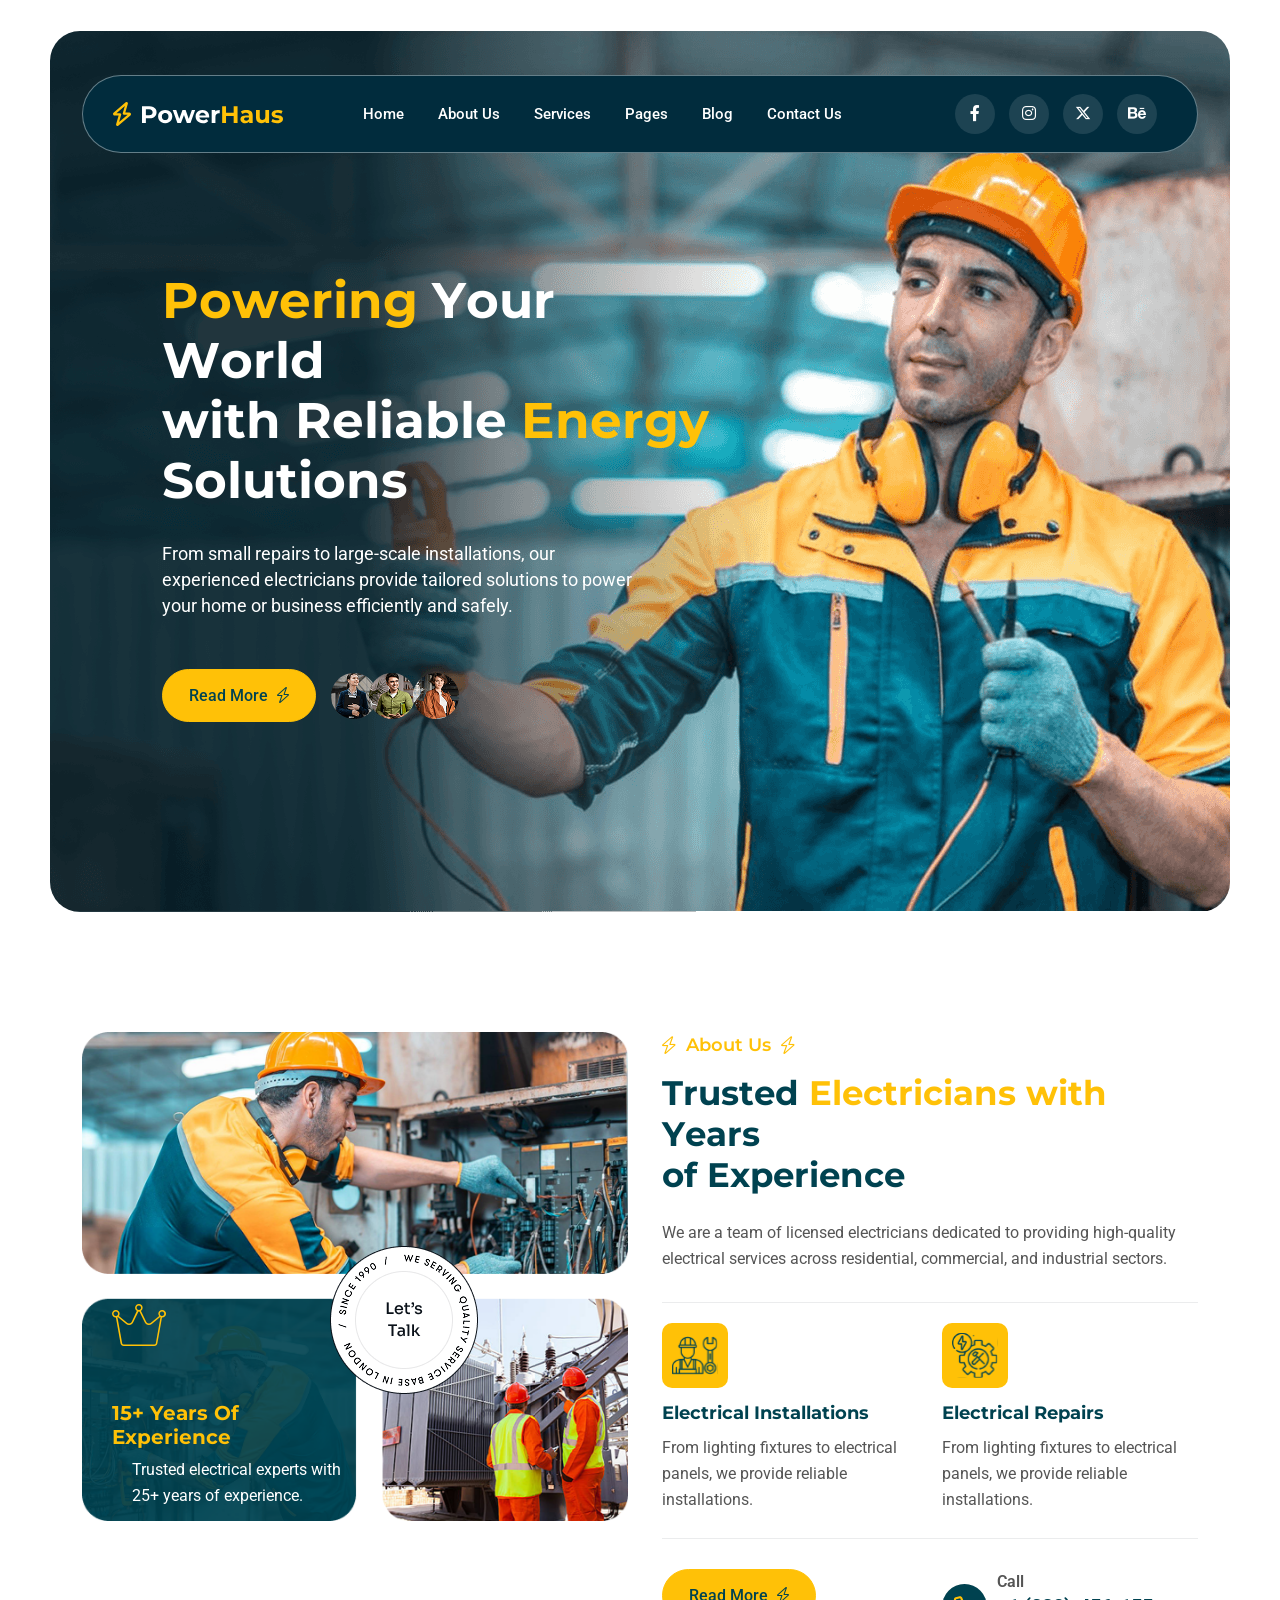
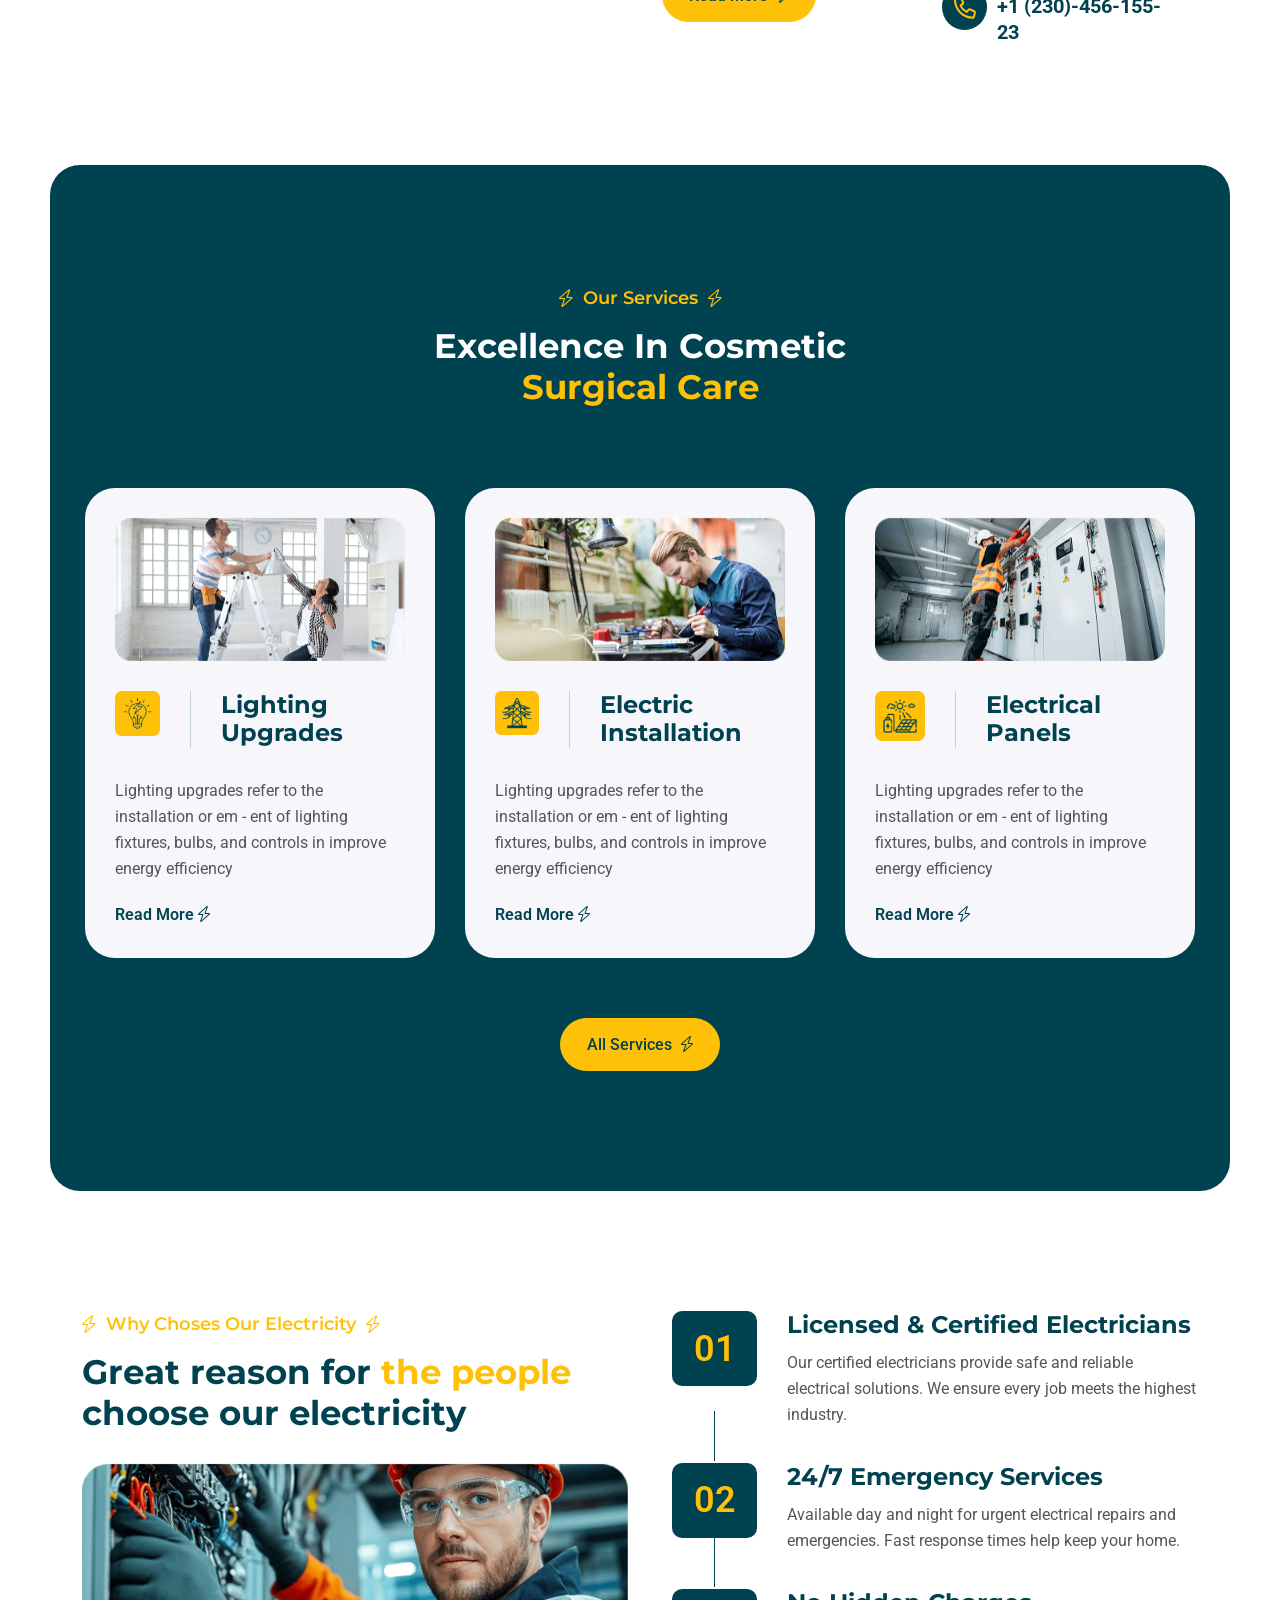
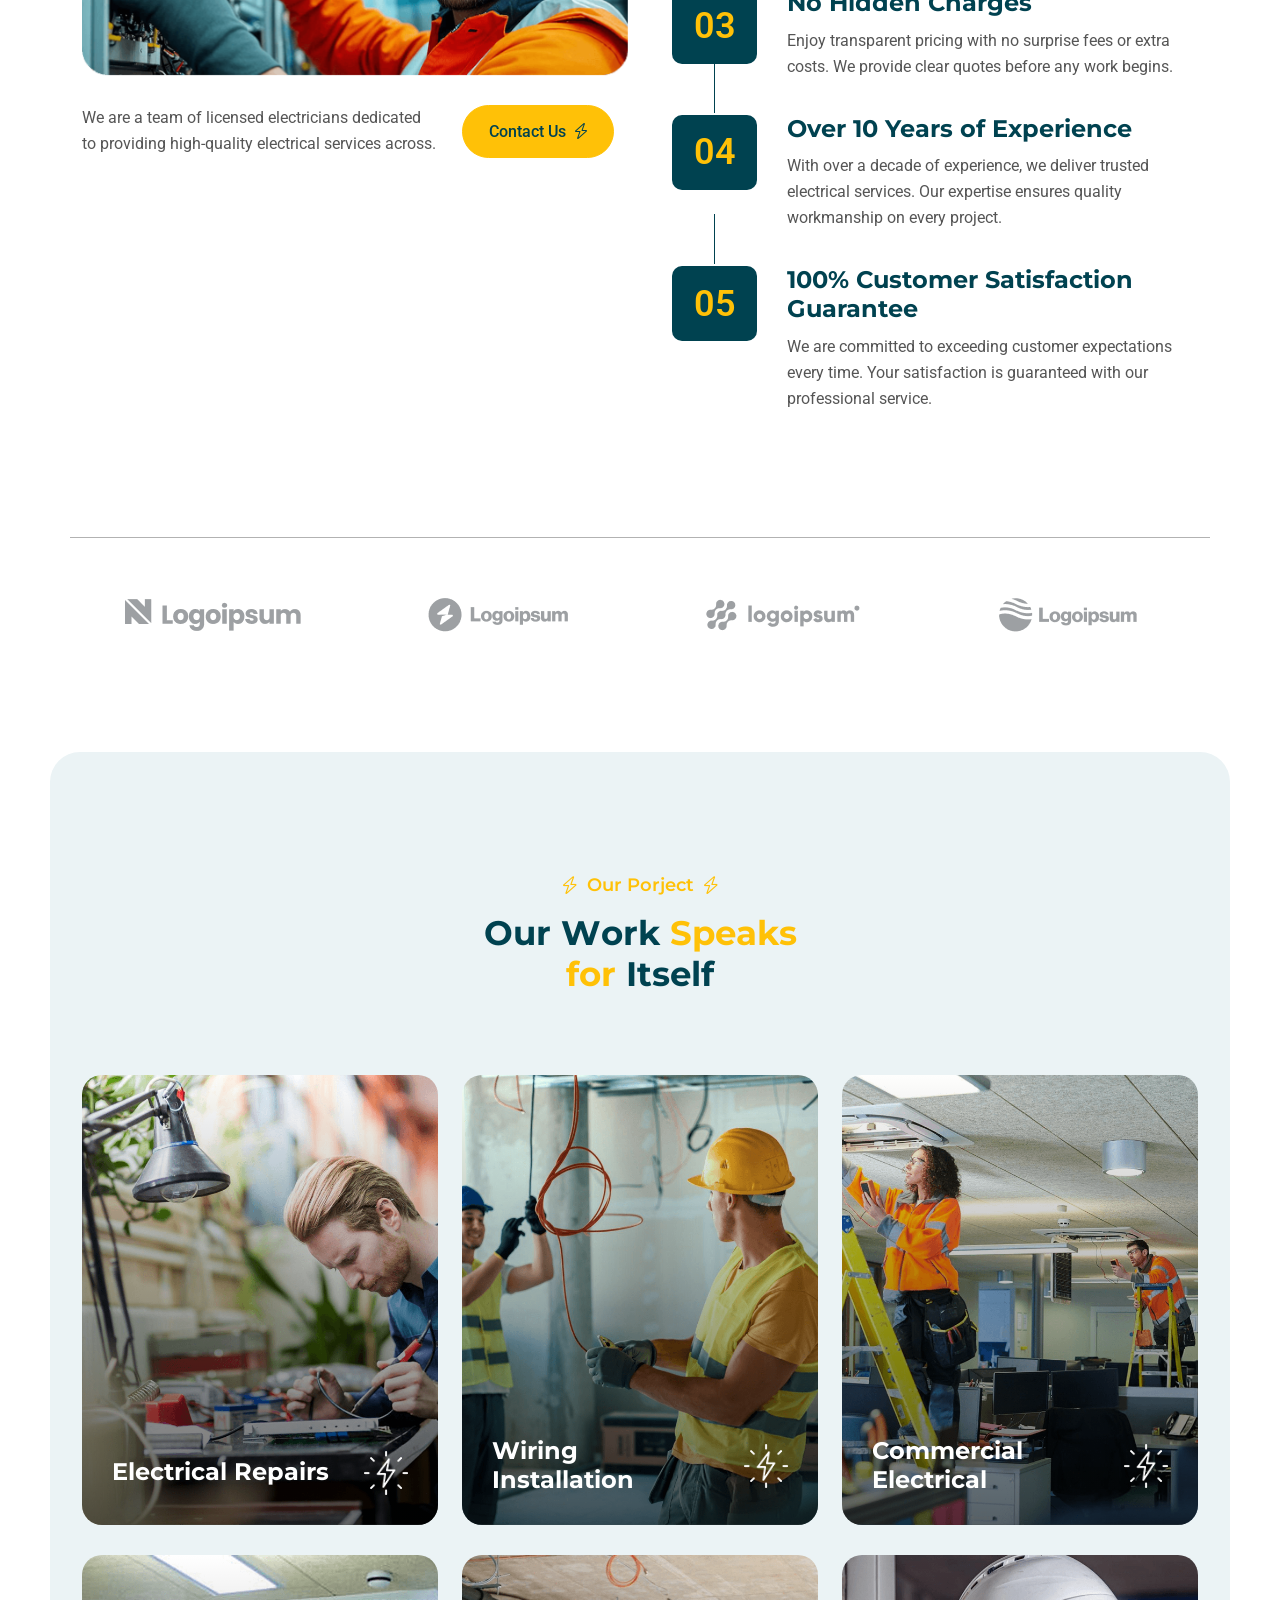
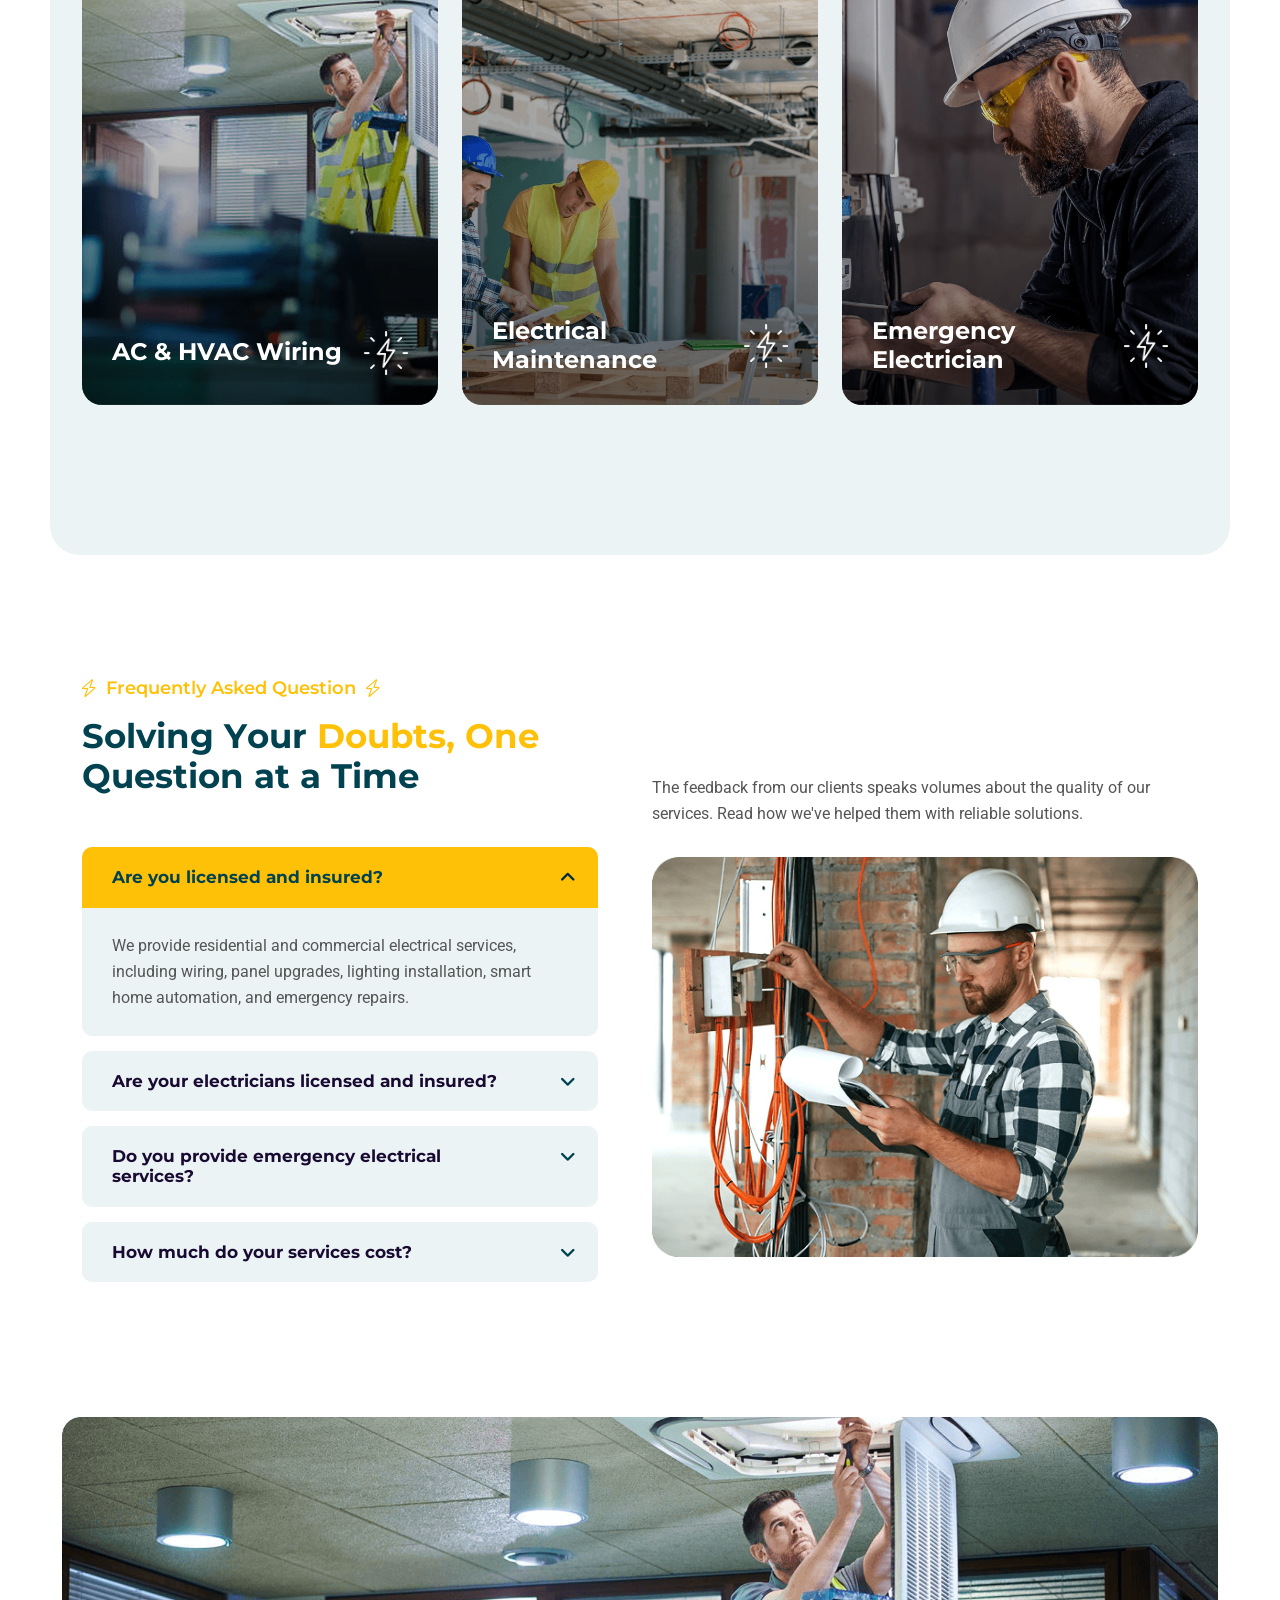
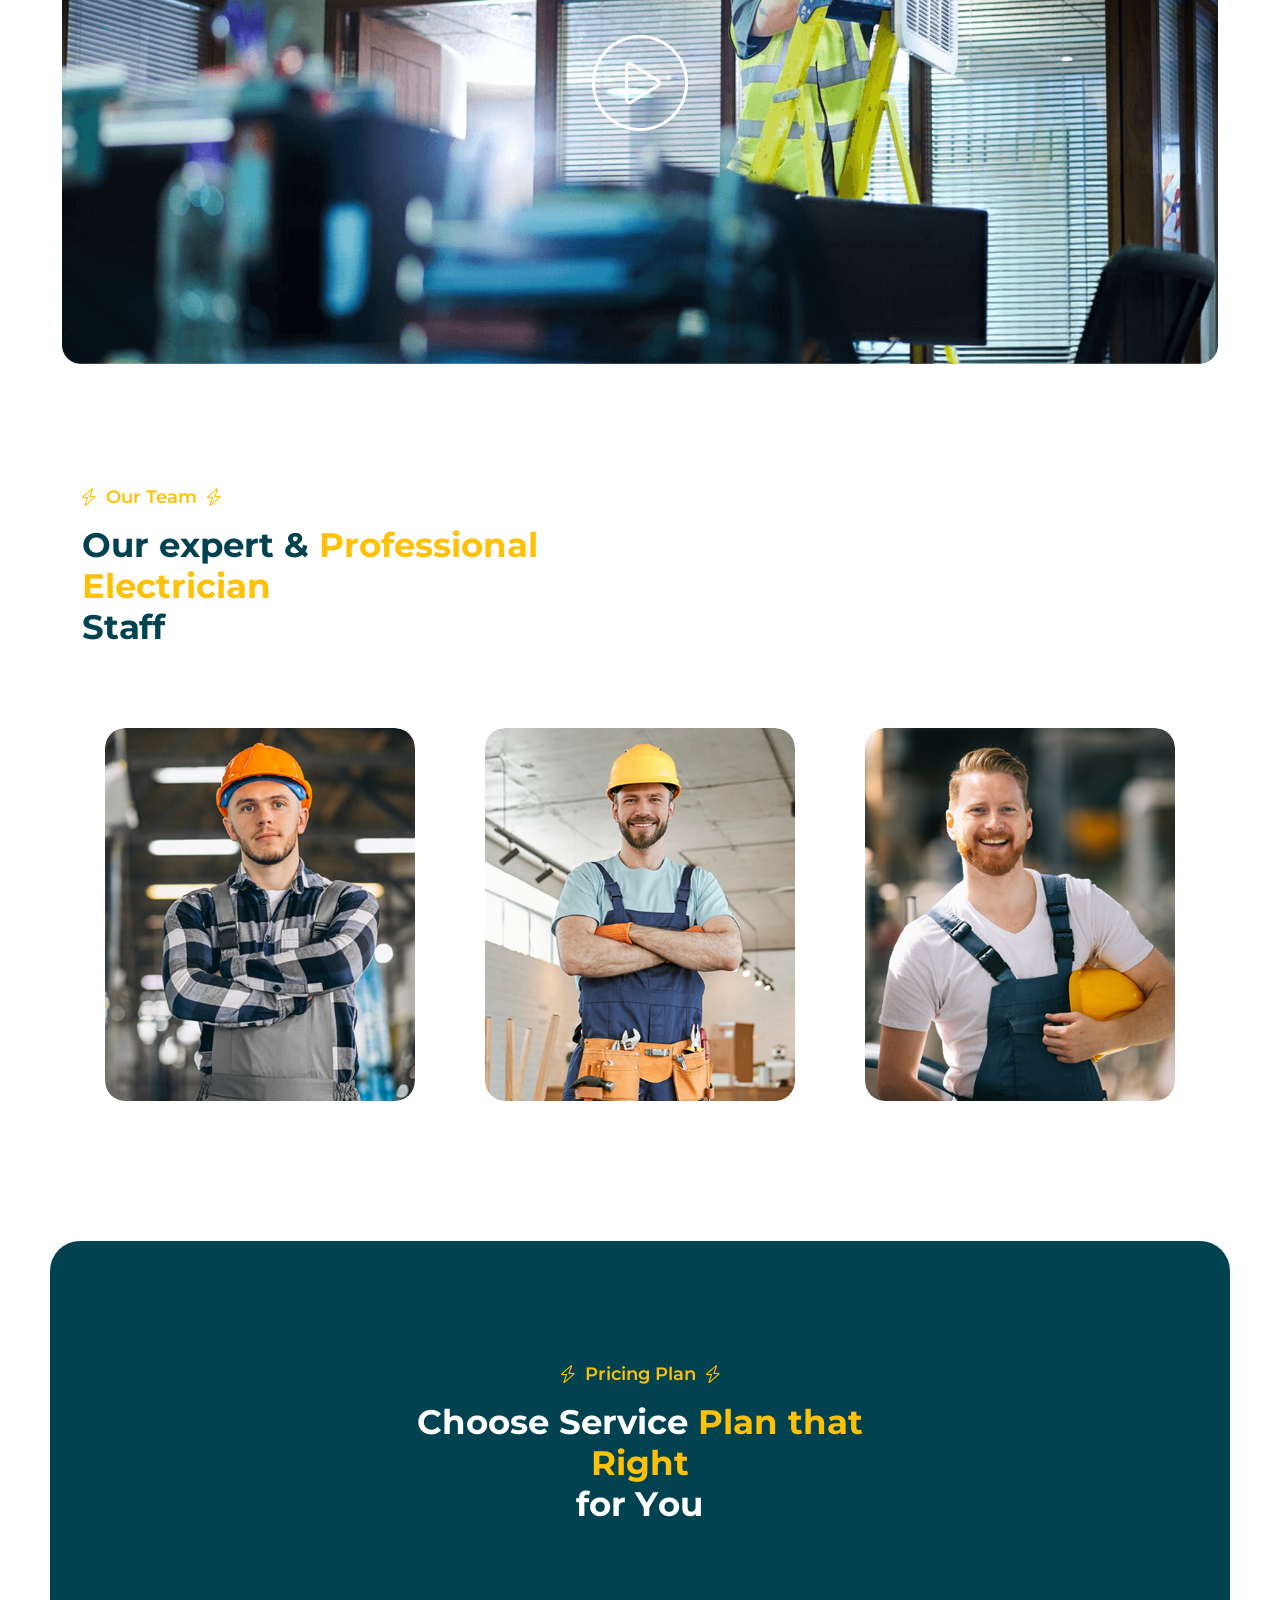
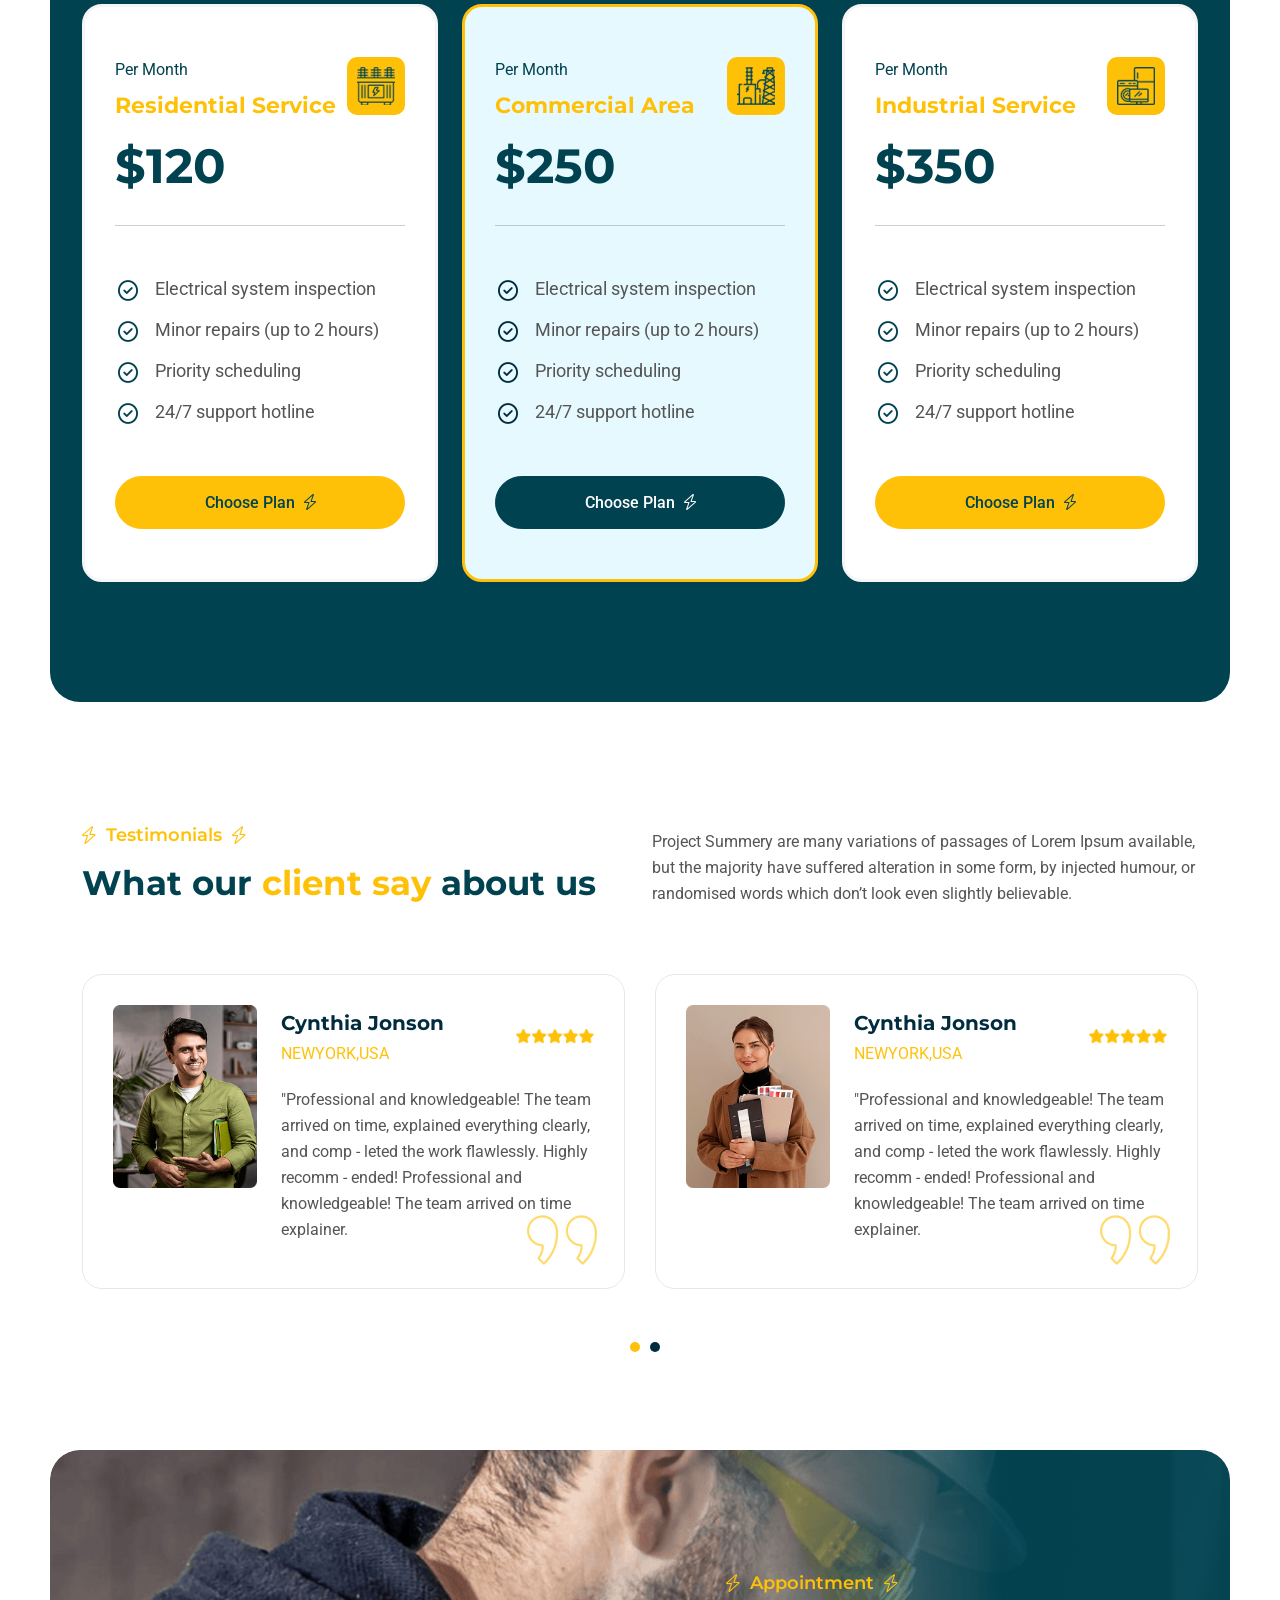
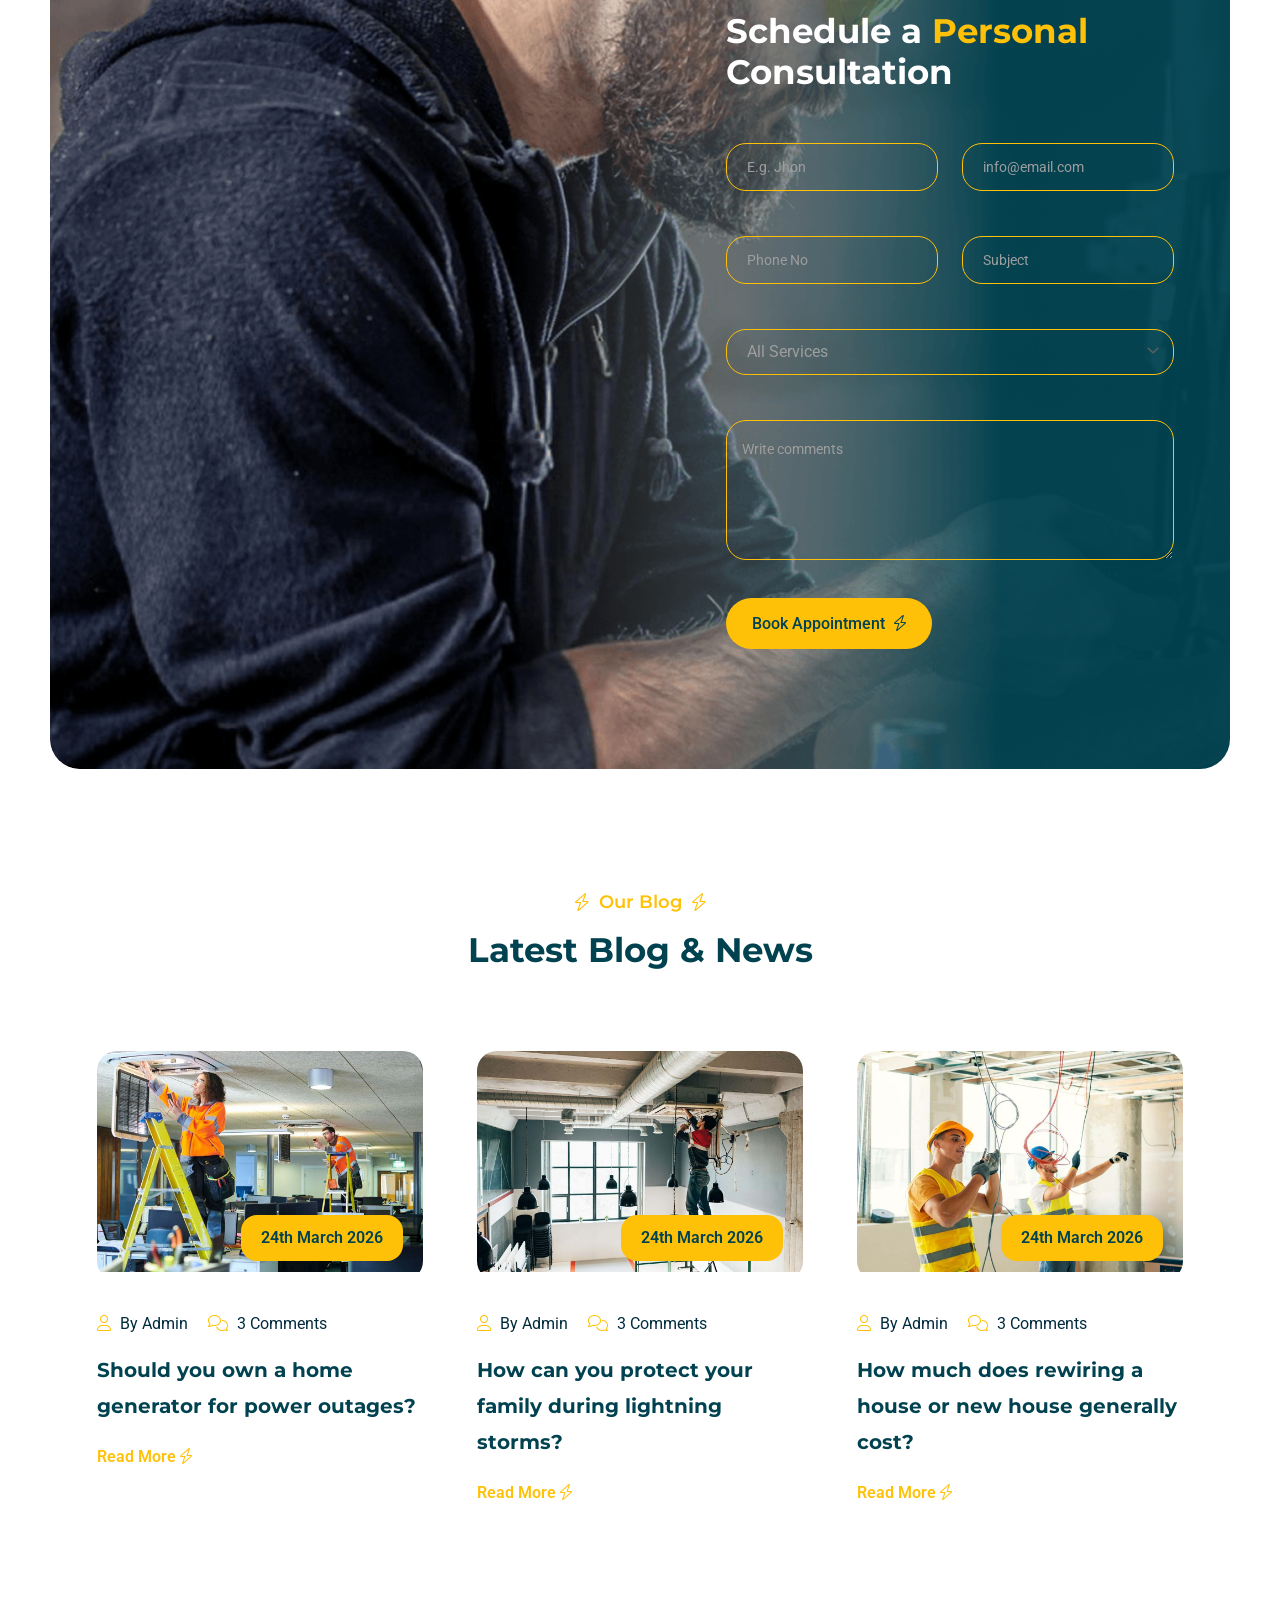
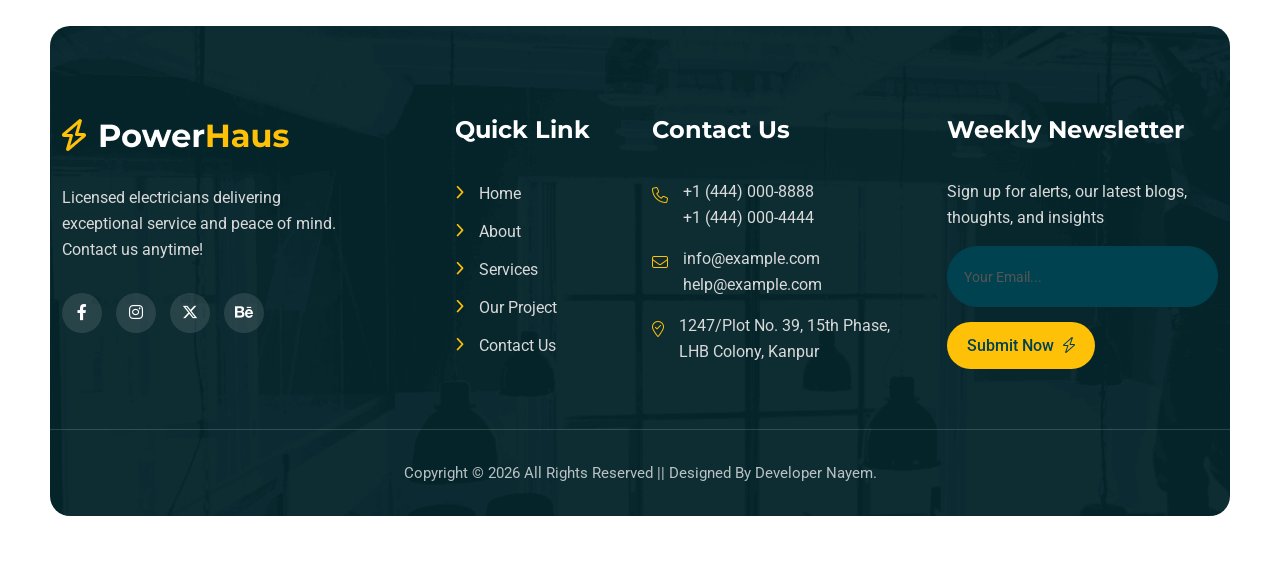
<file: index.html>
<!doctype html>
<html class="no-js" lang="zxx">



<head>
    <meta charset="utf-8">
    <meta http-equiv="x-ua-compatible" content="ie=edge">
    <title>Powerhaus - Dietitian & Wellness Website </title>
    <meta name="description" content="">
    <meta name="viewport" content="width=device-width, initial-scale=1">
    <link rel="shortcut icon" type="image/x-icon" href="img/favicon.ico">
    <!-- Place favicon.ico in the root directory -->

    <!-- CSS here -->
    <link rel="stylesheet" href="css/bootstrap.min.css">
    <link rel="stylesheet" href="css/animate.min.css">
    <link rel="stylesheet" href="css/magnific-popup.css">
    <link rel="stylesheet" href="fontawesome/css/all.min.css">
    <link rel="stylesheet" href="fontawesome-pro/css/all.min.css">
    <link rel="stylesheet" href="css/dripicons.css">
    <link rel="stylesheet" href="css/slick.css">
    <link rel="stylesheet" href="css/meanmenu.css">
    <link rel="stylesheet" href="css/default.css">
    <link rel="stylesheet" href="css/style.css">
    <link rel="stylesheet" href="css/swiper.min.css">
    <link rel="stylesheet" href="css/responsive.css">
</head>

<body>
    <!--  Preloader  -->
    <div id="preloader" class="loader-wrapper">
        <div id="loading" class="loader"> </div>
    </div>
    <!--  Preloader end  -->
    <!-- header -->
    <header class="header-area header-two">
        <div id="header-sticky3" class="menu-area">
            <div class="container-fluid pl-50 pr-50">

                <div class="container">
                    <div class="second-menu">
                        <div class="row align-items-center">
                            <div class="col-xl-3 col-lg-2 col-md-5">
                                <div class="logo">
                                    <a href="index.html"><img src="img/logo/logo.svg" alt="logo"></a>
                                </div>
                            </div>
                            <div class="col-xl-6 col-lg-10">

                                <div class="main-menu text-center">
                                    <nav id="mobile-menu">
                                        <ul>
                                            <li class="has-sub">
                                                <a href="index.html">Home</a>
                                                <ul>
                                                    <li><a href="index.html">Home Page Main</a></li>
                                                    <li><a href="index-2.html">Home Hero Slider</a></li>

                                                </ul>
                                            </li>
                                            <li><a href="about.html">About Us</a></li>
                                            <li class="has-sub">
                                                <a href="services.html">Services</a>
                                                <ul>
                                                    <li><a href="services.html">Services</a></li>
                                                    <li><a href="single-service.html">Services Details</a></li>
                                                </ul>
                                            </li>

                                            <li class="has-sub">
                                                <a href="#">Pages</a>
                                                <ul>
                                                    <li><a href="projects.html">Gallery</a></li>
                                                    <li><a href="pricing.html">Pricing</a></li>
                                                    <li><a href="team.html">Team</a></li>
                                                    <li><a href="faq.html">Faq</a></li>
                                                </ul>
                                            </li>
                                            <li class="has-sub">
                                                <a href="#">Blog</a>
                                                <ul>
                                                    <li><a href="blog.html">Blog</a></li>
                                                    <li><a href="blog-details.html">Blog Details</a></li>
                                                </ul>
                                            </li>
                                            <li><a href="contact.html">Contact Us</a></li>
                                        </ul>
                                    </nav>
                                </div>
                            </div>
                            <div class="col-xl-3 col-lg-5 d-none d-xl-block text-right">
                                <div class="footer-social">
                                    <a href="#"><i class="fab fa-facebook-f"></i></a>
                                    <a href="#"><i class="fab fa-instagram"></i></a>
                                    <a href="#"><i class="fa-brands fa-x-twitter"></i></a>
                                    <a href="#"><i class="fab fa-behance"></i></a>
                                </div>

                            </div>

                            <div class="col-12">
                                <div class="mobile-menu"></div>
                            </div>
                        </div>
                    </div>
                </div>

            </div>
        </div>
    </header>
    <!-- header-end -->
    <!-- offcanvas-area -->
    <div class="offcanvas-menu">
        <span class="menu-close"><i class="fas fa-times"></i></span>
        <form role="search" method="get" id="searchform" class="searchform" action="#">
            <input type="text" name="s" id="search" placeholder="Search" />
            <button><i class="fa fa-search"></i></button>
        </form>
        <div id="cssmenu2" class="menu-one-page-menu-container">
            <ul id="menu-one-page-menu-12" class="menu">
                <li class="menu-item menu-item-type-custom menu-item-object-custom"><a href="#home"><span>+8 12 3456897</span></a></li>
                <li class="menu-item menu-item-type-custom menu-item-object-custom"><a href="#howitwork"><span>info@example.com</span></a></li>
            </ul>
        </div>
    </div>
    <div class="offcanvas-overly"></div>
    <!-- offcanvas-end -->
    <!-- main-area -->
    <main>
        <!-- slider-area -->
        <section id="home" class="slider-area fix p-relative">

            <div class="slider-active2 pl-50 pr-50">
                <div class="single-slider slider-bg d-flex align-items-center img" style="background-image: url(img/slider/slider_img01.png); background-size: cover;">
                    <div class="container">
                        <div class="row ">

                            <div class="col-lg-7 col-md-12">
                                <div class="slider-content s-slider-content mt-50">
                                    <h2 class="text-anime-style-3"><span>Powering</span> Your World with Reliable <span>Energy</span> Solutions</h2>
                                    <p data-animation="fadeInUp" data-delay=".4s">From small repairs to large-scale installations, our experienced electricians provide tailored solutions to power your home or business efficiently and safely.</p>
                                    <div class="slider-btn mt-50" data-animation="fadeInUp" data-delay=".4s">
                                        <a href="contact.html" class="btn mr-15">Read More <i class="fa-light fa-bolt"></i></a>
                                        <span class="user-img"><img src="img/slider/user-img.png" alt="user image"></span>
                                    </div>
                                </div>
                            </div>

                        </div>
                    </div>
                </div>
            </div>
        </section>
        <!-- slider-area-end -->
        <!-- about-area -->
        <section class="about-area about-p p-relative pt-120 pb-120">
            <div class="animations-02"><img src="img/bg/an-img-01.png" alt="contact-bg-an-01"></div>
            <div class="container">
                <div class="row">
                    <div class="col-xl-6 col-md-12 col-sm-12">
                        <div class="s-about-img p-relative  wow fadeInLeft animated" data-animation="fadeInLeft" data-delay=".4s">
                            <div class="ani-1 img-custom-anim-left wow fadeInLeft" data-delay=".2s">
                                <div class="icon">
                                    <i class="fa-thin fa-crown"></i>
                                </div>
                                <h3>15+ Years Of Experience</h3>
                                <p>Trusted electrical experts with 25+ years of experience.</p>
                            </div>
                            <div class="badge"><img src="img/features/badge.png" alt="icon01"></div>
                            <div class="img-custom-anim-left wow fadeInLeft" data-delay=".1s">
                                <img src="img/features/about_img_01.png" alt="img">
                            </div>
                        </div>
                    </div>
                    <div class="col-xl-6 col-md-12 col-sm-12">
                        <div class="about-content pl-10 s-about-content wow fadeInLeft animated" data-delay=".4s">
                            <div class="section-title">
                                <div class="sub-title">
                                    <i class="fa-light fa-bolt"></i> About Us <i class="fa-light fa-bolt"></i>
                                </div>
                                <h2 class="text-anime-style-3">
                                    Trusted <span>Electricians</span> <span>with</span> Years of Experience
                                </h2>

                            </div>
                            <p>We are a team of licensed electricians dedicated to providing high-quality electrical services across residential, commercial, and industrial sectors.</p>
                            <div class="about-count">
                                <div class="row">
                                    <div class="col-lg-6">
                                        <div class="about-outer">
                                            <div class="icon">
                                                <img src="img/features/ab-icon-01.svg" alt="icon">
                                            </div>
                                            <div class="text">
                                                <h3>Electrical Installations</h3>
                                                <p>From lighting fixtures to electrical panels, we provide reliable installations.</p>
                                            </div>
                                        </div>
                                    </div>
                                    <div class="col-lg-6">
                                        <div class="about-outer">
                                            <div class="icon">
                                                <img src="img/features/ab-icon-02.svg" alt="icon">
                                            </div>
                                            <div class="text">
                                                <h3>Electrical Repairs</h3>
                                                <p>From lighting fixtures to electrical panels, we provide reliable installations.</p>
                                            </div>
                                        </div>
                                    </div>
                                </div>
                            </div>

                            <div class="mt-30">
                                <div class="row">
                                    <div class="col-lg-6">
                                        <a href="about.html" class="btn ss-btn smoth-scroll mr-15">Read More <i class="fa-light fa-bolt"></i></a>
                                    </div>
                                    <div class="col-lg-6">
                                        <div class="h-phone">
                                            <div class="icon"><img src="img/features/about-hicon.svg" alt="logo"></div>
                                            <div class="text">
                                                Call
                                                <span>+1 (230)-456-155-23</span>
                                            </div>

                                        </div>
                                    </div>
                                </div>
                            </div>
                        </div>
                    </div>


                </div>
            </div>
        </section>
        <!-- about-area-end -->
        <!-- services-area -->
        <section class="services-area p-relative fix">
            <div class="container-box pt-120 pb-120" style="background-color: #004250;">
                <div class="animations-01"><img src="img/bg/an-img-02.png" alt="contact-bg-an-01"></div>
                <div class="container">
                    <div class="row justify-content-center mb-55">
                        <div class="col-lg-6 col-md-12">
                            <div class="section-title text-center wow fadeInDown animated" data-animation="fadeInDown" data-delay=".4s">
                                <div class="sub-title"> <i class="fa-light fa-bolt"></i> Our Services <i class="fa-light fa-bolt"></i></div>
                                <h2 class="text-anime-style-3">Excellence In Cosmetic <span>Surgical Care</span></h2>
                            </div>

                        </div>
                    </div>
                    <div class="row services-active">
                        <div class="col-lg-4 col-md-6 col-sm-12">
                            <div class="services-box wow fadeInUp animated" data-animation="fadeInUp" data-delay=".4s">
                                <div class="services-content">
                                    <div class="img-custom-anim-left wow fadeInLeft services-icon">
                                        <img src="img/bg/services-01.png" alt="icon01">
                                    </div>
                                    <div class="row">
                                        <div class="col-lg-12">
                                            <div class="icon-box">
                                                <div class="icon">
                                                    <div> <img src="img/icon/sr-icon-01.png" alt="icon01"></div>
                                                </div>
                                                <div class="heading">
                                                    <h3><a href="single-service.html">Lighting Upgrades</a></h3>
                                                </div>
                                            </div>
                                            <p>Lighting upgrades refer to the installation or em - ent of lighting fixtures, bulbs, and controls in improve energy efficiency</p>
                                            <div class="sbtn mt-20">
                                                <a href="single-service.html" class="chevron-button">Read More <i class="fa-light fa-bolt"></i></a>
                                            </div>
                                        </div>
                                    </div>
                                </div>

                            </div>
                        </div>
                        <div class="col-lg-4 col-md-6 col-sm-12">
                            <div class="services-box wow fadeInUp animated" data-animation="fadeInUp" data-delay=".4s">
                                <div class="services-content">
                                    <div class="img-custom-anim-left wow fadeInLeft services-icon">
                                        <img src="img/bg/services-02.png" alt="icon01">
                                    </div>
                                    <div class="row">
                                        <div class="col-lg-12">
                                            <div class="icon-box">
                                                <div class="icon">
                                                    <div> <img src="img/icon/sr-icon-02.png" alt="icon01"></div>
                                                </div>
                                                <div class="heading">
                                                    <h3><a href="single-service.html">Electric Installation</a></h3>
                                                </div>
                                            </div>
                                            <p>Lighting upgrades refer to the installation or em - ent of lighting fixtures, bulbs, and controls in improve energy efficiency</p>
                                            <div class="sbtn mt-20">
                                                <a href="single-service.html" class="chevron-button">Read More <i class="fa-light fa-bolt"></i></a>
                                            </div>
                                        </div>
                                    </div>
                                </div>

                            </div>
                        </div>
                        <div class="col-lg-4 col-md-6 col-sm-12">
                            <div class="services-box wow fadeInUp animated" data-animation="fadeInUp" data-delay=".4s">
                                <div class="services-content">
                                    <div class="img-custom-anim-left wow fadeInLeft services-icon">
                                        <img src="img/bg/services-03.png" alt="icon01">
                                    </div>
                                    <div class="row">
                                        <div class="col-lg-12">
                                            <div class="icon-box">
                                                <div class="icon">
                                                    <div> <img src="img/icon/sr-icon-03.png" alt="icon01"></div>
                                                </div>
                                                <div class="heading">
                                                    <h3><a href="single-service.html">Electrical Panels</a></h3>
                                                </div>
                                            </div>
                                            <p>Lighting upgrades refer to the installation or em - ent of lighting fixtures, bulbs, and controls in improve energy efficiency</p>
                                            <div class="sbtn mt-20">
                                                <a href="single-service.html" class="chevron-button">Read More <i class="fa-light fa-bolt"></i></a>
                                            </div>
                                        </div>
                                    </div>
                                </div>

                            </div>
                        </div>
                        <div class="col-lg-4 col-md-6 col-sm-12">
                            <div class="services-box wow fadeInUp animated" data-animation="fadeInUp" data-delay=".4s">
                                <div class="services-content">
                                    <div class="img-custom-anim-left wow fadeInLeft services-icon">
                                        <img src="img/bg/services-02.png" alt="icon01">
                                    </div>
                                    <div class="row">
                                        <div class="col-lg-12">
                                            <div class="icon-box">
                                                <div class="icon">
                                                    <div> <img src="img/icon/sr-icon-02.png" alt="icon01"></div>
                                                </div>
                                                <div class="heading">
                                                    <h3><a href="single-service.html">Electric Installation</a></h3>
                                                </div>
                                            </div>
                                            <p>Lighting upgrades refer to the installation or em - ent of lighting fixtures, bulbs, and controls in improve energy efficiency</p>
                                            <div class="sbtn mt-20">
                                                <a href="single-service.html" class="chevron-button">Read More <i class="fa-light fa-bolt"></i></a>
                                            </div>
                                        </div>
                                    </div>
                                </div>

                            </div>
                        </div>
                    </div>
                    <div class="row mt-50">
                        <div class="col-lg-12 text-center">
                            <a href="contact.html" class="btn">All Services <i class="fa-light fa-bolt"></i></a>
                        </div>
                    </div>
                </div>
            </div>
        </section>
        <!-- services-area-end -->

        <!-- why-hoose-us-area -->
        <section class="pt-120 pb-90 p-relative">
            <div class="container">
                <div class="row">
                    <div class="col-lg-6">
                        <div class="section-title mb-30 wow fadeInDown animated" data-delay=".4s">
                            <div class="sub-title">
                                <i class="fa-light fa-bolt"></i> Why Choses Our Electricity <i class="fa-light fa-bolt"></i>
                            </div>
                            <h2 class="text-anime-style-3">
                                Great reason for <span>the</span> <span>people</span> choose our electricity
                            </h2>
                        </div>
                        <div class="why-choose-text">
                            <div class="img-custom-anim-left wow fadeInLeft img mb-30">
                                <img src="img/bg/why_choose_img.png" alt="an-img-01">
                            </div>
                            <div class="row">
                                <div class="col-lg-8">
                                    <p>We are a team of licensed electricians dedicated to providing high-quality electrical services across.</p>
                                </div>
                                <div class="col-lg-4"> <a href="contact.html" class="btn">Contact Us <i class="fa-light fa-bolt"></i></a></div>
                            </div>
                        </div>
                    </div>
                    <div class="col-lg-6">
                        <div class="row timeline">
                            <div class="col-lg-12 col-md-12">
                                <div class="services-02-item mb-20 wow fadeInDown animated" data-delay=".4s">
                                    <div class="services-02-thumb">
                                        <span>01</span>
                                    </div>
                                    <div class="services-02-content">
                                        <h3>Licensed & Certified Electricians</h3>
                                        <p>Our certified electricians provide safe and reliable electrical solutions. We ensure every job meets the highest industry.</p>
                                    </div>
                                </div>
                            </div>
                            <div class="col-lg-12 col-md-12">
                                <div class="services-02-item mb-20 wow fadeInDown animated" data-delay=".4s">
                                    <div class="services-02-thumb">
                                        <span>02</span>
                                    </div>
                                    <div class="services-02-content">
                                        <h3>24/7 Emergency Services</h3>
                                        <p>Available day and night for urgent electrical repairs and emergencies. Fast response times help keep your home.</p>
                                    </div>
                                </div>
                            </div>
                            <div class="col-lg-12 col-md-12">
                                <div class="services-02-item mb-20  wow fadeInDown animated" data-delay=".4s">
                                    <div class="services-02-thumb">
                                        <span>03</span>
                                    </div>
                                    <div class="services-02-content">
                                        <h3>No Hidden Charges</h3>
                                        <p>Enjoy transparent pricing with no surprise fees or extra costs. We provide clear quotes before any work begins.</p>
                                    </div>
                                </div>
                            </div>
                            <div class="col-lg-12 col-md-12">
                                <div class="services-02-item mb-20  wow fadeInDown animated" data-delay=".4s">
                                    <div class="services-02-thumb">
                                        <span>04</span>
                                    </div>
                                    <div class="services-02-content">
                                        <h3>Over 10 Years of Experience</h3>
                                        <p>With over a decade of experience, we deliver trusted electrical services. Our expertise ensures quality workmanship on every project.</p>
                                    </div>
                                </div>
                            </div>
                            <div class="col-lg-12 col-md-12">
                                <div class="services-02-item mb-20 wow fadeInDown animated" data-delay=".4s">
                                    <div class="services-02-thumb">
                                        <span>05</span>
                                    </div>
                                    <div class="services-02-content">
                                        <h3>100% Customer Satisfaction Guarantee</h3>
                                        <p>We are committed to exceeding customer expectations every time. Your satisfaction is guaranteed with our professional service.</p>
                                    </div>
                                </div>
                            </div>
                        </div>
                    </div>

                </div>
            </div>
        </section>
        <!-- why-hoose-us-area-end -->
        <!-- brand-area -->
        <section class="brand-area p-relative fix">
            <div class="container pt-60 pb-120" style="border-top:1px solid #0000004d;">
                <div class="row brand-active">
                    <div class="col-xl-2">
                        <div class="single-brand img-custom-anim-left wow fadeInLeft" data-delay=".1s">
                            <img src="img/brand/client-01.png" alt="img">
                        </div>
                    </div>
                    <div class="col-xl-2">
                        <div class="single-brand img-custom-anim-left wow fadeInLeft" data-delay=".1s">
                            <img src="img/brand/client-02.png" alt="img">
                        </div>
                    </div>
                    <div class="col-xl-2">
                        <div class="single-brand img-custom-anim-left wow fadeInLeft" data-delay=".1s">
                            <img src="img/brand/client-03.png" alt="img">
                        </div>
                    </div>
                    <div class="col-xl-2">
                        <div class="single-brand img-custom-anim-left wow fadeInLeft" data-delay=".1s">
                            <img src="img/brand/client-04.png" alt="img">
                        </div>
                    </div>
                    <div class="col-xl-2">
                        <div class="single-brand img-custom-anim-left wow fadeInLeft" data-delay=".1s">
                            <img src="img/brand/client-05.png" alt="img">
                        </div>
                    </div>
                    <div class="col-xl-2">
                        <div class="single-brand img-custom-anim-left wow fadeInLeft" data-delay=".1s">
                            <img src="img/brand/client-03.png" alt="img">
                        </div>
                    </div>
                </div>
            </div>

        </section>
        <!-- brand-area-end -->
        <!-- gallery-area -->
        <section class="gallery-area p-relative fix" data-aos="fade-up" data-aos-duration="1000">
            <div class="container-box pt-120 pb-120" style="background-color: #EBF3F5;">
                <div class="animations-02"><img src="img/bg/an-img-03.png" alt="contact-bg-an-01"></div>
                <div class="container">
                    <div class="row justify-content-center mb-55">
                        <div class="col-lg-5 col-md-12">
                            <div class="section-title text-center wow fadeInDown animated" data-animation="fadeInDown" data-delay=".4s">
                                <div class="sub-title"> <i class="fa-light fa-bolt"></i> our Porject <i class="fa-light fa-bolt"></i></div>
                                <h2 class="text-anime-style-3">Our Work <span>Speaks</span> <br>
                                    <span>for</span> Itself
                                </h2>
                            </div>

                        </div>
                    </div>
                    <div class="row">
                        <div class="col-lg-4 col-md-12 mb-30">
                            <a href="projects-detail.html">
                                <figure class="gallery-image img-custom-anim-left wow fadeInLeft" data-delay=".1s">
                                    <img src="img/gallery/gallery-01.png" alt="img" class="img">
                                    <figcaption>
                                        <div class="text-outer">

                                            <div class="text">
                                                <h3>
                                                    Electrical Repairs
                                                </h3>
                                            </div>
                                            <div class="icon">
                                                <img src="img/gallery/crown.png" alt="img">
                                            </div>
                                        </div>

                                    </figcaption>
                                </figure>
                            </a>
                        </div>
                        <div class="col-lg-4 col-md-12 mb-30">
                            <a href="projects-detail.html">
                                <figure class="gallery-image img-custom-anim-left wow fadeInLeft" data-delay=".1s">
                                    <img src="img/gallery/gallery-02.png" alt="img" class="img">
                                    <figcaption>
                                        <div class="text-outer">
                                            <div class="text">
                                                <h3>
                                                    Wiring Installation
                                                </h3>

                                            </div>
                                            <div class="icon">
                                                <img src="img/gallery/crown.png" alt="img">
                                            </div>
                                        </div>

                                    </figcaption>
                                </figure>
                            </a>
                        </div>

                        <div class="col-lg-4 col-md-12 mb-30">
                            <a href="projects-detail.html">
                                <figure class="gallery-image img-custom-anim-left wow fadeInLeft" data-delay=".1s">
                                    <img src="img/gallery/gallery-03.png" alt="img" class="img">
                                    <figcaption>
                                        <div class="text-outer">
                                            <div class="text">
                                                <h3>
                                                    Commercial Electrical
                                                </h3>

                                            </div>
                                            <div class="icon">
                                                <img src="img/gallery/crown.png" alt="img">
                                            </div>
                                        </div>

                                    </figcaption>
                                </figure>
                            </a>
                        </div>
                        <div class="col-lg-4 col-md-12 mb-30">
                            <a href="projects-detail.html">
                                <figure class="gallery-image img-custom-anim-left wow fadeInLeft" data-delay=".1s">
                                    <img src="img/gallery/gallery-04.png" alt="img" class="img">
                                    <figcaption>
                                        <div class="text-outer">

                                            <div class="text">
                                                <h3>
                                                    AC & HVAC Wiring
                                                </h3>
                                            </div>
                                            <div class="icon">
                                                <img src="img/gallery/crown.png" alt="img">
                                            </div>
                                        </div>

                                    </figcaption>
                                </figure>
                            </a>
                        </div>
                        <div class="col-lg-4 col-md-12 mb-30">
                            <a href="projects-detail.html">
                                <figure class="gallery-image img-custom-anim-left wow fadeInLeft" data-delay=".1s">
                                    <img src="img/gallery/gallery-05.png" alt="img" class="img">
                                    <figcaption>
                                        <div class="text-outer">
                                            <div class="text">
                                                <h3>Electrical Maintenance</h3>
                                            </div>
                                            <div class="icon">
                                                <img src="img/gallery/crown.png" alt="img">
                                            </div>
                                        </div>

                                    </figcaption>
                                </figure>
                            </a>
                        </div>

                        <div class="col-lg-4 col-md-12 mb-30">
                            <a href="projects-detail.html">
                                <figure class="gallery-image img-custom-anim-left wow fadeInLeft" data-delay=".1s">
                                    <img src="img/gallery/gallery-06.png" alt="img" class="img">
                                    <figcaption>
                                        <div class="text-outer">
                                            <div class="text">
                                                <h3>Emergency Electrician</h3>
                                            </div>
                                            <div class="icon">
                                                <img src="img/gallery/crown.png" alt="img">
                                            </div>
                                        </div>

                                    </figcaption>
                                </figure>
                            </a>
                        </div>
                    </div>
                </div>
            </div>
        </section>
        <!-- gallery-area-end -->
        <!-- faq-area -->
        <section class="faq pt-120 pb-120 p-relative fix">
            <div class="container">
                <div class="row">
                    <div class="col-lg-6 col-md-12  wow fadeInUp animated" data-animation="fadeInUp" data-delay=".4s">
                        <div class="faq-wrap pr-30 wow fadeInUp animated" data-animation="fadeInUp" data-delay=".4s">
                            <div class="section-title wow fadeInUp animated mb-50" data-animation="fadeInUp animated" data-delay=".2s">
                                <div class="sub-title"> <i class="fa-light fa-bolt"></i> frequently asked question <i class="fa-light fa-bolt"></i></div>
                                <h2 class="text-anime-style-3">Solving Your <span>Doubts,</span> <span>One</span> Question at a Time</h2>
                            </div>
                            <div class="accordion" id="accordionExample">
                                <div class="card">
                                    <div class="card-header" id="headingThree">
                                        <h2 class="mb-0">
                                            <button class="faq-btn" type="button" data-bs-toggle="collapse" data-bs-target="#collapseThree">
                                                Are you licensed and insured?
                                            </button>
                                        </h2>
                                    </div>
                                    <div id="collapseThree" class="collapse show" data-bs-parent="#accordionExample">
                                        <div class="card-body">
                                            We provide residential and commercial electrical services, including wiring, panel upgrades, lighting installation, smart home automation, and emergency repairs.

                                        </div>
                                    </div>
                                </div>
                                <div class="card">
                                    <div class="card-header" id="headingOne">
                                        <h2 class="mb-0">
                                            <button class="faq-btn collapsed" type="button" data-bs-toggle="collapse" data-bs-target="#collapseOne">
                                                Are your electricians licensed and insured?
                                            </button>
                                        </h2>
                                    </div>
                                    <div id="collapseOne" class="collapse" data-bs-parent="#accordionExample">
                                        <div class="card-body">
                                            We provide residential and commercial electrical services, including wiring, panel upgrades, lighting installation, smart home automation, and emergency repairs.

                                        </div>
                                    </div>
                                </div>
                                <div class="card">
                                    <div class="card-header" id="headingTwo">
                                        <h2 class="mb-0">
                                            <button class="faq-btn collapsed" type="button" data-bs-toggle="collapse" data-bs-target="#collapseTwo">
                                                Do you provide emergency electrical services?
                                            </button>
                                        </h2>
                                    </div>
                                    <div id="collapseTwo" class="collapse" data-bs-parent="#accordionExample">
                                        <div class="card-body">
                                            We provide residential and commercial electrical services, including wiring, panel upgrades, lighting installation, smart home automation, and emergency repairs.

                                        </div>
                                    </div>
                                </div>
                                <div class="card">
                                    <div class="card-header" id="headingFour">
                                        <h2 class="mb-0">
                                            <button class="faq-btn collapsed" type="button" data-bs-toggle="collapse" data-bs-target="#collapseFour">
                                                How much do your services cost?
                                            </button>
                                        </h2>
                                    </div>
                                    <div id="collapseFour" class="collapse" data-bs-parent="#accordionExample">
                                        <div class="card-body">
                                            We provide residential and commercial electrical services, including wiring, panel upgrades, lighting installation, smart home automation, and emergency repairs.
                                        </div>
                                    </div>
                                </div>
                            </div>
                        </div>
                    </div>
                    <div class="col-lg-6 col-md-12  wow fadeInDown animated" data-animation="fadeInDown" data-delay=".4s">
                        <div class="faq-img mt-100 p-relative img-custom-anim-left wow fadeInLeft" data-delay=".1s">
                            <p class="mb-30">The feedback from our clients speaks volumes about the quality of our services. Read how we've helped them with reliable solutions.</p>
                            <img src="img/bg/faq_img.png" alt="img">
                        </div>
                    </div>

                </div>
            </div>
        </section>
        <!-- faq-area -->
        <!-- video-area -->
        <section id="video" class="video-area p-relative wow fadeInDown animated" data-delay=".4s">
            <div class="container-box">
                <div class="container-fluid">
                    <div class="row">
                        <div class="col-12">
                            <div class="video-img">
                                <img src="img/bg/vedio-img.png" alt="circle_right">
                                <div class="s-video-wrap">
                                    <div class="s-video-content">
                                        <a href="https://www.youtube.com/watch?v=gyGsPlt06bo" class="popup-video"><img src="img/bg/play-button.png" alt="circle_right"></a>
                                    </div>
                                </div>
                            </div>
                        </div>
                    </div>
                </div>
            </div>
        </section>
        <!-- video-area-end -->

        <!-- team-area -->
        <section class="team-area fix p-relative pt-120 pb-90">
            <div class="container">
                <div class="row mb-35">
                    <div class="col-lg-7 col-md-12">
                        <div class="section-title wow fadeInDown animated" data-animation="fadeInDown" data-delay=".4s">
                            <div class="sub-title"> <i class="fa-light fa-bolt"></i> our Team <i class="fa-light fa-bolt"></i></div>
                            <h2 class="text-anime-style-3">Our expert & <span>Professional</span> <span>Electrician</span> Staff
                            </h2>
                        </div>

                    </div>
                </div>
                <div class="row team-active">
                    <div class="col-xl-4 col-lg-4 col-md-6">
                        <div class="single-team mb-30 img-custom-anim-left wow fadeInLeft" data-delay=".1s">
                            <div class="team-thumb">
                                <div class="brd">
                                    <img src="img/team/team-img1.png" alt="img">

                                </div>
                                <div class="team-info">
                                    <div class="team-social">
                                        <ul>

                                            <li><a href="#"><i class="fa-brands fa-pinterest-p"></i></a></li>
                                            <li><a href="#"><i class="fab fa-instagram"></i></a></li>
                                            <li> <a href="#"><i class="fa-brands fa-x-twitter"></i></a></li>
                                            <li><a href="#"><i class="fab fa-facebook-f"></i></a></li>
                                        </ul>
                                    </div>
                                    <p>Cargo Handler</p>
                                    <strong><a href="team-single.html">Félix Thomas</a></strong>
                                </div>
                            </div>
                        </div>
                    </div>
                    <div class="col-xl-4 col-lg-4 col-md-6">
                        <div class="single-team mb-30 img-custom-anim-left wow fadeInLeft" data-delay=".1s">
                            <div class="team-thumb">
                                <div class="brd">
                                    <img src="img/team/team-img2.png" alt="img">
                                </div>
                                <div class="team-info">
                                    <div class="team-social">
                                        <ul>

                                            <li><a href="#"><i class="fa-brands fa-pinterest-p"></i></a></li>
                                            <li><a href="#"><i class="fab fa-instagram"></i></a></li>
                                            <li> <a href="#"><i class="fa-brands fa-x-twitter"></i></a></li>
                                            <li><a href="#"><i class="fab fa-facebook-f"></i></a></li>
                                        </ul>
                                    </div>
                                    <p>Route Planner</p>
                                    <strong><a href="team-single.html">Matthew Sparks</a></strong>
                                </div>
                            </div>
                        </div>
                    </div>
                    <div class="col-xl-4 col-lg-4 col-md-6">
                        <div class="single-team mb-30 img-custom-anim-left wow fadeInLeft" data-delay=".1s">
                            <div class="team-thumb">
                                <div class="brd">
                                    <img src="img/team/team-img3.png" alt="img">
                                </div>
                                <div class="team-info">
                                    <div class="team-social">
                                        <ul>

                                            <li><a href="#"><i class="fa-brands fa-pinterest-p"></i></a></li>
                                            <li><a href="#"><i class="fab fa-instagram"></i></a></li>
                                            <li> <a href="#"><i class="fa-brands fa-x-twitter"></i></a></li>
                                            <li><a href="#"><i class="fab fa-facebook-f"></i></a></li>
                                        </ul>
                                    </div>
                                    <p>Dispatcher</p>
                                    <strong><a href="team-single.html">Phillip Hancock</a></strong>
                                </div>
                            </div>
                        </div>
                    </div>
                    <div class="col-xl-4 col-lg-4 col-md-6">
                        <div class="single-team mb-30 img-custom-anim-left wow fadeInLeft" data-delay=".1s">
                            <div class="team-thumb">
                                <div class="brd">
                                    <img src="img/team/team-img4.png" alt="img">

                                </div>
                                <div class="team-info">
                                    <div class="team-social">
                                        <ul>

                                            <li><a href="#"><i class="fa-brands fa-pinterest-p"></i></a></li>
                                            <li><a href="#"><i class="fab fa-instagram"></i></a></li>
                                            <li> <a href="#"><i class="fa-brands fa-x-twitter"></i></a></li>
                                            <li><a href="#"><i class="fab fa-facebook-f"></i></a></li>
                                        </ul>
                                    </div>
                                    <p>founder</p>
                                    <strong><a href="team-single.html">Victoria L. Davis</a></strong>
                                </div>
                            </div>
                        </div>
                    </div>
                    <div class="col-xl-4 col-lg-4 col-md-6">
                        <div class="single-team mb-30 img-custom-anim-left wow fadeInLeft" data-delay=".1s">
                            <div class="team-thumb">
                                <div class="brd">
                                    <img src="img/team/team-img5.png" alt="img">
                                </div>
                                <div class="team-info">
                                    <div class="team-social">
                                        <ul>

                                            <li><a href="#"><i class="fa-brands fa-pinterest-p"></i></a></li>
                                            <li><a href="#"><i class="fab fa-instagram"></i></a></li>
                                            <li> <a href="#"><i class="fa-brands fa-x-twitter"></i></a></li>
                                            <li><a href="#"><i class="fab fa-facebook-f"></i></a></li>
                                        </ul>
                                    </div>
                                    <p>Fleet Supervisor</p>
                                    <strong><a href="team-single.html">Stephen Welch</a></strong>
                                </div>
                            </div>
                        </div>
                    </div>
                    <div class="col-xl-4 col-lg-4 col-md-6">
                        <div class="single-team mb-30 img-custom-anim-left wow fadeInLeft" data-delay=".1s">
                            <div class="team-thumb">
                                <div class="brd">
                                    <img src="img/team/team-img6.png" alt="img">
                                </div>
                                <div class="team-info">
                                    <div class="team-social">
                                        <ul>

                                            <li><a href="#"><i class="fa-brands fa-pinterest-p"></i></a></li>
                                            <li><a href="#"><i class="fab fa-instagram"></i></a></li>
                                            <li> <a href="#"><i class="fa-brands fa-x-twitter"></i></a></li>
                                            <li><a href="#"><i class="fab fa-facebook-f"></i></a></li>
                                        </ul>
                                    </div>
                                    <p>Route Planner</p>
                                    <strong><a href="team-single.html">Nina West</a></strong>
                                </div>
                            </div>
                        </div>
                    </div>

                </div>
            </div>
        </section>
        <!-- team-area-end -->

        <!-- pricing-area -->
        <section id="pricing" class="pricing-area fix p-relative">
            <div class="container-box pt-120 pb-60" style="background: #004250;">
                <div class="container">
                    <div class="row justify-content-center align-items-center">
                        <div class="col-lg-5">
                            <div class="section-title text-center mb-80 wow fadeInDown animated" data-delay=".4s">
                                <div class="sub-title">
                                    <i class="fa-light fa-bolt"></i> pricing plan <i class="fa-light fa-bolt"></i>
                                </div>
                                <h2 class="text-anime-style-3">
                                    Choose Service <span>Plan</span> <span>that Right</span> for You
                                </h2>

                            </div>
                        </div>
                    </div>
                    <div class="row">
                        <div class="col-lg-4 col-md-6">
                            <div class="pricing-box  mb-60 wow fadeInDown animated" data-delay=".4s">
                                <div class="pricing-head">
                                    <div class="price-icon">
                                        <img src="img/icon/pr-icon-01.png" alt="icon" />
                                    </div>
                                    <p>Per Month</p>
                                    <h3>Residential Service</h3>
                                    <div class="price-count">
                                        <h2>$120</h2>
                                    </div>
                                    <hr>
                                </div>

                                <div class="pricing-body mt-20 mb-30">
                                    <ul>
                                        <li>Electrical system inspection</li>
                                        <li>Minor repairs (up to 2 hours)</li>
                                        <li>Priority scheduling</li>
                                        <li>24/7 support hotline</li>
                                    </ul>
                                </div>


                                <div class="pricing-btn">
                                    <a href="contact.html" class="btn yellow-btn">Choose Plan <i class="fa-light fa-bolt"></i></a>
                                </div>
                            </div>
                        </div>
                        <div class="col-lg-4 col-md-6">
                            <div class="pricing-box active mb-60 wow fadeInDown animated" data-delay=".4s">
                                <div class="pricing-head">
                                    <div class="price-icon">
                                        <img src="img/icon/pr-icon-02.png" alt="icon" />
                                    </div>
                                    <p>Per Month</p>
                                    <h3>Commercial Area</h3>
                                    <div class="price-count">
                                        <h2>$250</h2>
                                    </div>
                                    <hr>
                                </div>

                                <div class="pricing-body mt-20 mb-30">
                                    <ul>
                                        <li>Electrical system inspection</li>
                                        <li>Minor repairs (up to 2 hours)</li>
                                        <li>Priority scheduling</li>
                                        <li>24/7 support hotline</li>
                                    </ul>
                                </div>


                                <div class="pricing-btn">
                                    <a href="contact.html" class="btn yellow-btn">Choose Plan <i class="fa-light fa-bolt"></i></a>
                                </div>
                            </div>

                        </div>
                        <div class="col-lg-4 col-md-6">
                            <div class="pricing-box  mb-60 wow fadeInDown animated" data-delay=".4s">
                                <div class="pricing-head">
                                    <div class="price-icon">
                                        <img src="img/icon/pr-icon-03.png" alt="icon" />
                                    </div>
                                    <p>Per Month</p>
                                    <h3>Industrial Service</h3>
                                    <div class="price-count">
                                        <h2>$350</h2>
                                    </div>
                                    <hr>
                                </div>

                                <div class="pricing-body mt-20 mb-30">
                                    <ul>
                                        <li>Electrical system inspection</li>
                                        <li>Minor repairs (up to 2 hours)</li>
                                        <li>Priority scheduling</li>
                                        <li>24/7 support hotline</li>
                                    </ul>
                                </div>


                                <div class="pricing-btn">
                                    <a href="contact.html" class="btn yellow-btn">Choose Plan <i class="fa-light fa-bolt"></i></a>
                                </div>
                            </div>
                        </div>
                    </div>
                </div>
            </div>
        </section>
        <!-- pricing-area-end -->
        <!-- testimonial-area -->
        <section class="testimonial-area pt-120 pb-90 p-relative fix">
            <div class="container-box">
                <div class="container">
                    <div class="row justify-content-center align-items-center mb-45">
                        <div class="col-xl-6 col-lg-6">
                            <div class="section-title wow fadeInDown animated" data-animation="fadeInDown animated" data-delay=".2s">
                                <div class="sub-title"><i class="fa-light fa-bolt"></i> Testimonials <i class="fa-light fa-bolt"></i></div>
                                <h2>What our <span>client say</span>
                                    about us</h2>
                            </div>
                        </div>
                        <div class="col-xl-6 col-lg-6">
                            <p>Project Summery are many variations of passages of Lorem Ipsum available, but the majority have suffered alteration in some form, by injected humour, or randomised words which don’t look even slightly believable.</p>
                        </div>
                    </div>
                    <div class="row testimonial-active">
                        <div class="col-lg-6">
                            <div class="single-testimonial img-custom-anim-left wow fadeInLeft mb-30" data-delay=".1s">
                                <div class="row">
                                    <div class="col-lg-4">
                                        <div class="review-user">
                                            <img src="img/testimonial/test-avatar01.png" alt="img">
                                        </div>
                                    </div>
                                    <div class="col-lg-8">
                                        <div class="testi-author">
                                            <div class="ta-info">
                                                <strong>Cynthia Jonson</strong>
                                                <span>NEWYORK,USA</span>
                                            </div>
                                            <div class="user-img"><img src="img/testimonial/review-icon.png" alt="img"></div>
                                        </div>
                                        <p>"Professional and knowledgeable! The team arrived on time, explained everything clearly, and comp - leted the work flawlessly. Highly recomm - ended! Professional and knowledgeable! The team arrived on time explainer.</p>
                                        <div class="qt-img">
                                            <img src="img/testimonial/qt-icon.png" alt="img">
                                        </div>


                                    </div>
                                </div>

                            </div>
                        </div>
                        <div class="col-lg-6">
                            <div class="single-testimonial img-custom-anim-left wow fadeInLeft mb-30" data-delay=".1s">
                                <div class="row">
                                    <div class="col-lg-4">
                                        <div class="review-user">
                                            <img src="img/testimonial/test-avatar02.png" alt="img">
                                        </div>
                                    </div>
                                    <div class="col-lg-8">
                                        <div class="testi-author">
                                            <div class="ta-info">
                                                <strong>Cynthia Jonson</strong>
                                                <span>NEWYORK,USA</span>
                                            </div>
                                            <div class="user-img"><img src="img/testimonial/review-icon.png" alt="img"></div>
                                        </div>
                                        <p>"Professional and knowledgeable! The team arrived on time, explained everything clearly, and comp - leted the work flawlessly. Highly recomm - ended! Professional and knowledgeable! The team arrived on time explainer.</p>
                                        <div class="qt-img">
                                            <img src="img/testimonial/qt-icon.png" alt="img">
                                        </div>


                                    </div>
                                </div>

                            </div>
                        </div>
                        <div class="col-lg-6">
                            <div class="single-testimonial img-custom-anim-left wow fadeInLeft mb-30" data-delay=".1s">
                                <div class="row">
                                    <div class="col-lg-4">
                                        <div class="review-user">
                                            <img src="img/testimonial/test-avatar01.png" alt="img">
                                        </div>
                                    </div>
                                    <div class="col-lg-8">
                                        <div class="testi-author">
                                            <div class="ta-info">
                                                <strong>Cynthia Jonson</strong>
                                                <span>NEWYORK,USA</span>
                                            </div>
                                            <div class="user-img"><img src="img/testimonial/review-icon.png" alt="img"></div>
                                        </div>
                                        <p>"Professional and knowledgeable! The team arrived on time, explained everything clearly, and comp - leted the work flawlessly. Highly recomm - ended! Professional and knowledgeable! The team arrived on time explainer.</p>
                                        <div class="qt-img">
                                            <img src="img/testimonial/qt-icon.png" alt="img">
                                        </div>


                                    </div>
                                </div>

                            </div>
                        </div>
                        <div class="col-lg-6">
                            <div class="single-testimonial img-custom-anim-left wow fadeInLeft mb-30" data-delay=".1s">
                                <div class="row">
                                    <div class="col-lg-4">
                                        <div class="review-user">
                                            <img src="img/testimonial/test-avatar02.png" alt="img">
                                        </div>
                                    </div>
                                    <div class="col-lg-8">
                                        <div class="testi-author">
                                            <div class="ta-info">
                                                <strong>Cynthia Jonson</strong>
                                                <span>NEWYORK,USA</span>
                                            </div>
                                            <div class="user-img"><img src="img/testimonial/review-icon.png" alt="img"></div>
                                        </div>
                                        <p>"Professional and knowledgeable! The team arrived on time, explained everything clearly, and comp - leted the work flawlessly. Highly recomm - ended! Professional and knowledgeable! The team arrived on time explainer.</p>
                                        <div class="qt-img">
                                            <img src="img/testimonial/qt-icon.png" alt="img">
                                        </div>


                                    </div>
                                </div>

                            </div>
                        </div>
                    </div>
                </div>
            </div>
        </section>
        <!-- testimonial-area-end -->
        <!-- contact-area -->
        <section class="contact-bg p-relative">
            <div class="container-box pt-120 pb-120" style="background-image: url(img/bg/contact-bg.png); background-repeat: no-repeat; background-size: cover;">
                <div class="container booking-area">
                    <div class="row justify-content-center align-items-center">
                        <div class="col-lg-6 col-md-12">
                        </div>
                        <div class="col-lg-6 col-md-12 p-relative">
                            <!-- booking-area -->
                            <div class="p-relative">
                                <div class="container">
                                    <form action="#" class="contact-form pl-50">
                                        <div class="row align-items-center">
                                            <div class="col-lg-12">
                                                <div class="section-title mb-50">
                                                    <div class="sub-title"><i class="fa-light fa-bolt"></i> Appointment <i class="fa-light fa-bolt"></i></div>
                                                    <h2>
                                                        Schedule a <span>Personal</span> Consultation
                                                    </h2>
                                                </div>
                                            </div>
                                            <div class="col-lg-6 col-md-6">
                                                <div class="contact-field p-relative c-name mb-30">
                                                    <input type="text" id="firstn" name="firstn" placeholder="E.g. Jhon" required="">
                                                </div>
                                            </div>
                                            <div class="col-lg-6 col-md-6">
                                                <div class="contact-field p-relative c-name mb-30">
                                                    <input type="text" id="email" name="email" placeholder="info@email.com" required="">
                                                </div>
                                            </div>
                                            <div class="col-lg-6 col-md-6">
                                                <div class="contact-field p-relative c-name mb-30">
                                                    <input type="text" id="phone" name="phone" placeholder="Phone No" required="">
                                                </div>
                                            </div>
                                            <div class="col-lg-6 col-md-6">
                                                <div class="contact-field p-relative c-name mb-30">
                                                    <input type="text" id="subject" name="subject" placeholder="Subject" required="">
                                                </div>
                                            </div>
                                            <div class="col-lg-12 col-md-12">
                                                <div class="contact-field p-relative c-name mb-30">
                                                    <div class="select">
                                                        <select name="services" id="allservices">
                                                            <option value="sports-massage">All Services</option>
                                                            <option value="1">Services 1</option>
                                                            <option value="2">Services 2</option>
                                                            <option value="3">Services 3</option>
                                                        </select>
                                                    </div>
                                                </div>
                                            </div>
                                            <div class="col-lg-12 col-md-12">
                                                <div class="contact-field p-relative c-name mb-30">
                                                    <div class="select-2">
                                                        <textarea name="message" id="message" cols="30" rows="50" placeholder="Write comments"></textarea>
                                                    </div>
                                                </div>
                                            </div>
                                            <div class="col-lg-12">
                                                <div class="slider-btn">
                                                    <button class="btn ss-btn" data-animation="fadeInRight" data-delay=".8s"> Book Appointment <i class="fa-light fa-bolt"></i></button>
                                                </div>
                                            </div>
                                        </div>

                                    </form>

                                </div>
                            </div>
                            <!-- booking-area-end -->
                        </div>
                    </div>
                </div>
            </div>
        </section>
        <!-- contact-area-end -->
        <!-- blog-area -->
        <section id="blog" class="blog-area p-relative fix pt-120 pb-90">
            <div class="container">
                <div class="row align-items-center">
                    <div class="col-lg-12">
                        <div class="section-title center-align mb-80 text-center wow fadeInDown animated" data-animation="fadeInDown" data-delay=".4s">
                            <div class="sub-title"><i class="fa-light fa-bolt"></i> Our Blog <i class="fa-light fa-bolt"></i></div>
                            <h2>
                                Latest Blog & News
                            </h2>

                        </div>

                    </div>
                </div>
                <div class="row">
                    <div class="col-lg-4 col-md-6">
                        <div class="single-post2 hover-zoomin mb-30 wow fadeInUp animated" data-animation="fadeInUp" data-delay=".4s">
                            <div class="blog-thumb2">
                                <a href="blog-details.html"><img src="img/blog/inner_b1.jpg" alt="img"></a>
                                <div class="date-home">
                                    24th March 2026
                                </div>
                            </div>
                            <div class="blog-content2">
                                <div class="b-meta">
                                    <div class="meta-info">
                                        <ul>
                                            <li><i class="fal fa-user"></i> By Admin </li>
                                            <li><i class="fal fa-comments"></i> 3 Comments</li>
                                        </ul>
                                    </div>
                                </div>
                                <strong><a href="blog-details.html">Should you own a home generator for power outages? </a></strong>
                                <a href="blog-details.html" class="read-more">Read More <i class="fa-light fa-bolt"></i></a>
                            </div>
                        </div>
                    </div>
                    <div class="col-lg-4 col-md-6">
                        <div class="single-post2 mb-30 hover-zoomin wow fadeInUp animated" data-animation="fadeInUp" data-delay=".4s">
                            <div class="blog-thumb2">
                                <a href="blog-details.html"><img src="img/blog/inner_b2.jpg" alt="img"></a>
                                <div class="date-home">
                                    24th March 2026
                                </div>
                            </div>
                            <div class="blog-content2">

                                <div class="b-meta">
                                    <div class="meta-info">
                                        <ul>
                                            <li><i class="fal fa-user"></i> By Admin </li>
                                            <li><i class="fal fa-comments"></i> 3 Comments</li>
                                        </ul>
                                    </div>
                                </div>
                                <strong><a href="blog-details.html">How can you protect your family during lightning storms?</a></strong>
                                <a href="blog-details.html" class="read-more">Read More <i class="fa-light fa-bolt"></i></a>
                            </div>
                        </div>
                    </div>
                    <div class="col-lg-4 col-md-6">
                        <div class="single-post2 mb-30 hover-zoomin wow fadeInUp animated" data-animation="fadeInUp" data-delay=".4s">
                            <div class="blog-thumb2">
                                <a href="blog-details.html"><img src="img/blog/inner_b3.jpg" alt="img"></a>
                                <div class="date-home">
                                    24th March 2026
                                </div>
                            </div>
                            <div class="blog-content2">

                                <div class="b-meta">
                                    <div class="meta-info">
                                        <ul>
                                            <li><i class="fal fa-user"></i> By Admin </li>
                                            <li><i class="fal fa-comments"></i> 3 Comments</li>
                                        </ul>
                                    </div>
                                </div>
                                <strong><a href="blog-details.html">How much does rewiring a house or new house generally cost?  </a></strong>
                                <a href="blog-details.html" class="read-more">Read More <i class="fa-light fa-bolt"></i></a>
                            </div>
                        </div>
                    </div>


                </div>
            </div>
        </section>
        <!-- blog-area-end -->
    </main>
    <!-- main-area-end -->
    <!-- footer -->
    <footer class="footer-bg footer-p mb-50">
        <div class="footer-top pt-90" style="background-image: url(img/bg/footer-bg.png); background-repeat: no-repeat; background-size: cover;">
            <div class="container">
                <div class="row justify-content-between">
                    <div class="col-xl-4 col-lg-4 col-sm-6">
                        <div class="footer-widget mb-30">
                            <div class="f-widget-title mb-30">
                                <img src="img/logo/f_logo.png" alt="img">
                            </div>
                            <p class="pr-90">Licensed electricians delivering exceptional service and peace of mind. Contact us anytime!</p>
                            <div class="footer-social mt-30">
                                <a href="#"><i class="fab fa-facebook-f"></i></a>
                                <a href="#"><i class="fab fa-instagram"></i></a>
                                <a href="#"><i class="fa-brands fa-x-twitter"></i></a>
                                <a href="#"><i class="fab fa-behance"></i></a>
                            </div>
                        </div>
                    </div>
                    <div class="col-xl-2 col-lg-2 col-sm-6">
                        <div class="footer-widget mb-30">
                            <div class="f-widget-title">
                                <h2>Quick Link</h2>
                            </div>
                            <div class="footer-link">
                                <ul>
                                    <li><a href="about.html">Home</a></li>
                                    <li><a href="about.html">about</a></li>
                                    <li><a href="services.html">services</a></li>
                                    <li><a href="projects.html">Our Project</a></li>
                                    <li><a href="contact.html">Contact Us</a></li>
                                </ul>
                            </div>
                        </div>
                    </div>
                    <div class="col-xl-3 col-lg-3 col-sm-6">
                        <div class="footer-widget mb-30">
                            <div class="f-widget-title">
                                <h2>Contact Us</h2>
                            </div>
                            <div class="f-contact">
                                <ul>
                                    <li>
                                        <i class="icon fal fa-phone"></i>
                                        <span><a href="tel:+14440008888">+1 (444) 000-8888</a><br><a href="tel:+14440004444">+1 (444) 000-4444</a></span>
                                    </li>
                                    <li><i class="icon fal fa-envelope"></i>
                                        <span>
                                            <a href="mailto:info@example.com">info@example.com</a>
                                            <br>
                                            <a href="mailto:help@example.com">help@example.com</a>
                                        </span>
                                    </li>
                                    <li>
                                        <i class="icon fal fa-map-marker-check"></i>
                                        <span>1247/Plot No. 39, 15th Phase,<br> LHB Colony, Kanpur</span>
                                    </li>
                                </ul>
                            </div>
                        </div>
                    </div>
                    <div class="col-xl-3 col-lg-3 col-sm-6">
                        <div class="footer-widget mb-30">
                            <div class="f-widget-title">
                                <h2>Weekly Newsletter</h2>
                            </div>
                            <div class="footer-link">
                                <p>Sign up for alerts, our latest blogs, thoughts, and insights</p>
                                <div class="subricbe p-relative" data-animation="fadeInDown" data-delay=".4s">
                                    <form action="https://htmldemo.zcubethemes.com/powerhaus/news-mail.php" method="post" class="contact-form ">
                                        <input type="text" id="email2" name="email2" class="header-input" placeholder="Your Email..." required="">
                                        <button class="btn header-btn"> Submit Now <i class="fa-light fa-bolt"></i> </button>
                                    </form>
                                </div>
                            </div>

                        </div>
                    </div>
                </div>
            </div>
            <div class="copyright-wrap">
                <div class="container">
                    <div class="row align-items-center text-center">
                        <div class="col-lg-12 col-md-12">
                         Copyright © 2026 All Rights Reserved || Designed By Developer Nayem.
                        </div>
                    </div>
                </div>
            </div>
        </div>
    </footer>
    <!-- footer-end -->
    <!-- JS here -->
    <script src="js/vendor/modernizr-3.5.0.min.js"></script>
    <script src="js/vendor/jquery-3.6.0.min.js"></script>
    <script src="js/popper.min.js"></script>
    <script src="js/bootstrap.min.js"></script>
    <script src="js/slick.min.js"></script>
    <script src="js/wow.min.js"></script>
    <script src="js/js_isotope.pkgd.min.js"></script>
    <script src="js/imagesloaded.min.js"></script>
    <script src="js/parallax.min.js"></script>
    <script src="js/jquery.waypoints.min.js"></script>
    <script src="js/jquery.counterup.min.js"></script>
    <script src="js/jquery.scrollUp.min.js"></script>
    <script src="js/swiper.min.js"></script>
    <script src="js/jquery.meanmenu.min.js"></script>
    <script src="js/jquery.magnific-popup.min.js"></script>
    <!--gsap js file -->
    <script src="js/gsap.min.js"></script>
    <!-- Text Effect js file -->
    <script src="js/SplitText.js"></script>
    <script src="js/ScrollTrigger.min.js"></script>
    <script src="js/main.js"></script>
</body>



</html>
</file>
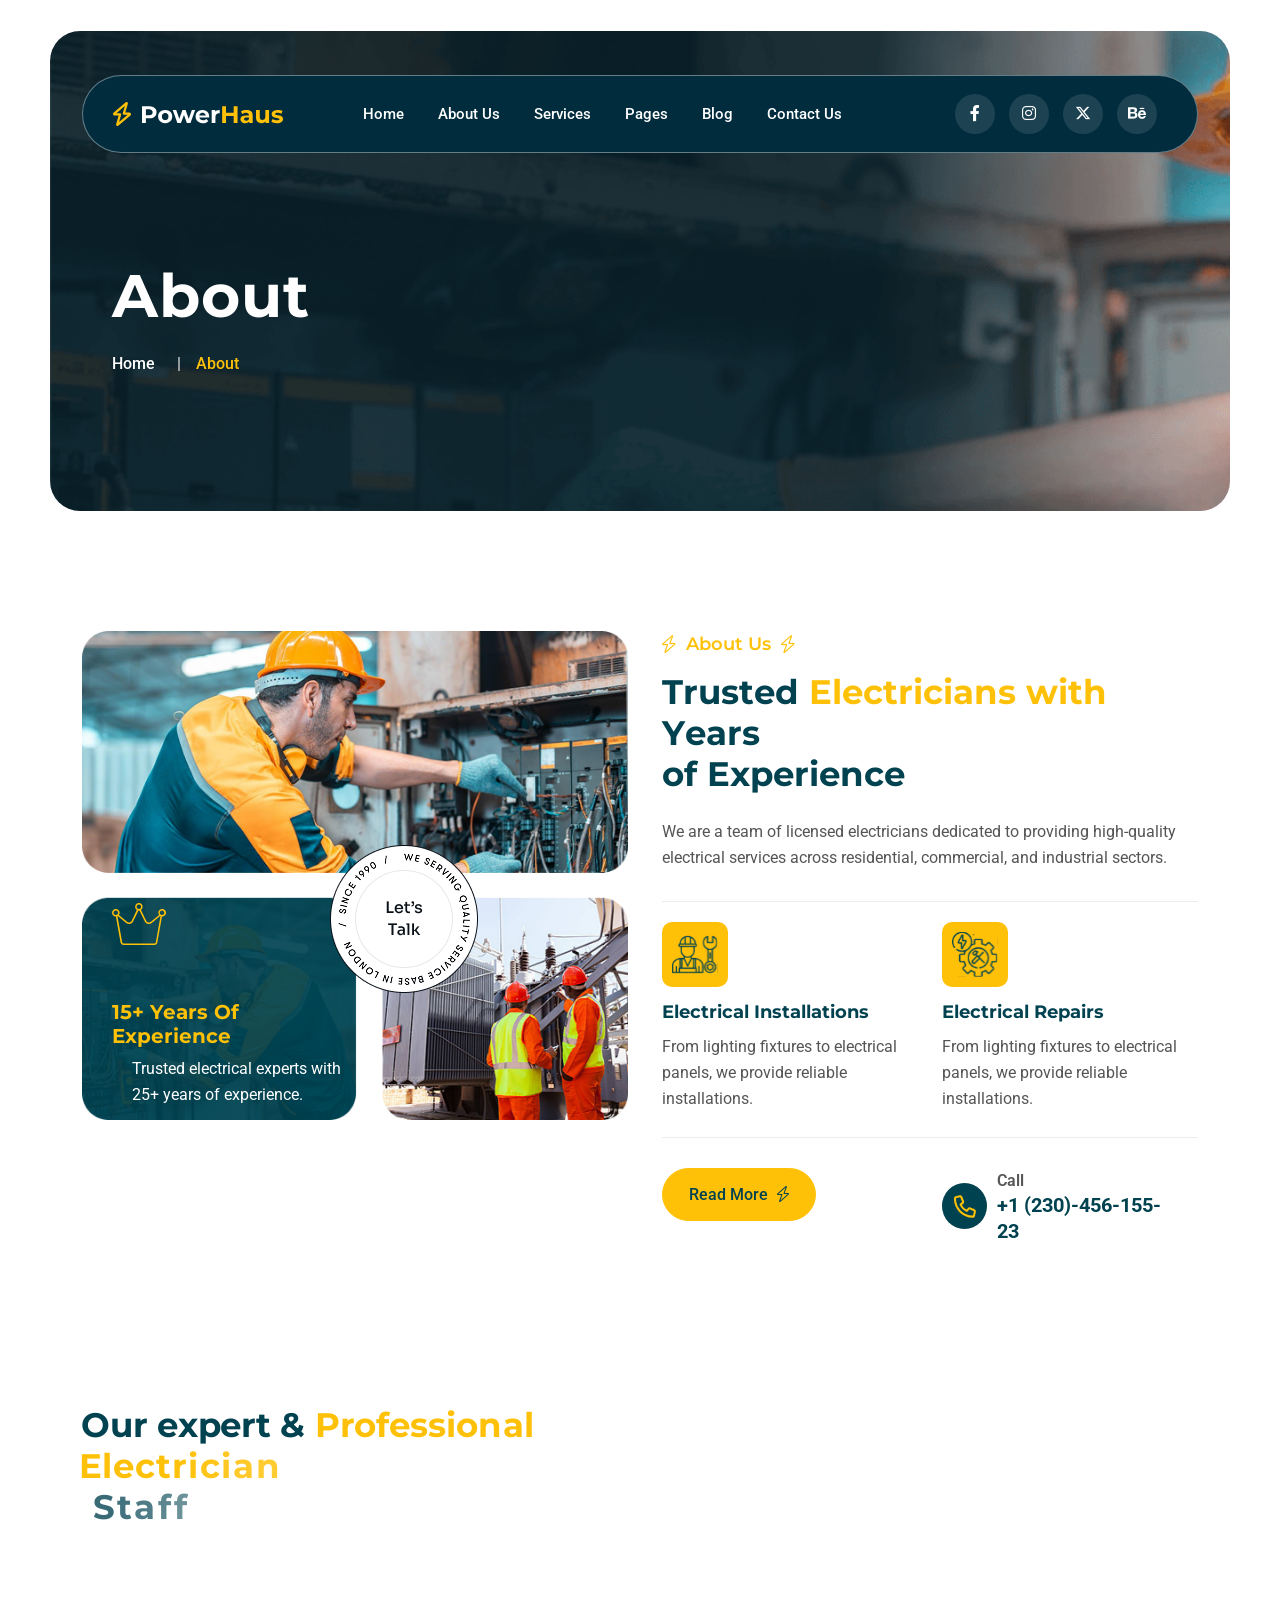
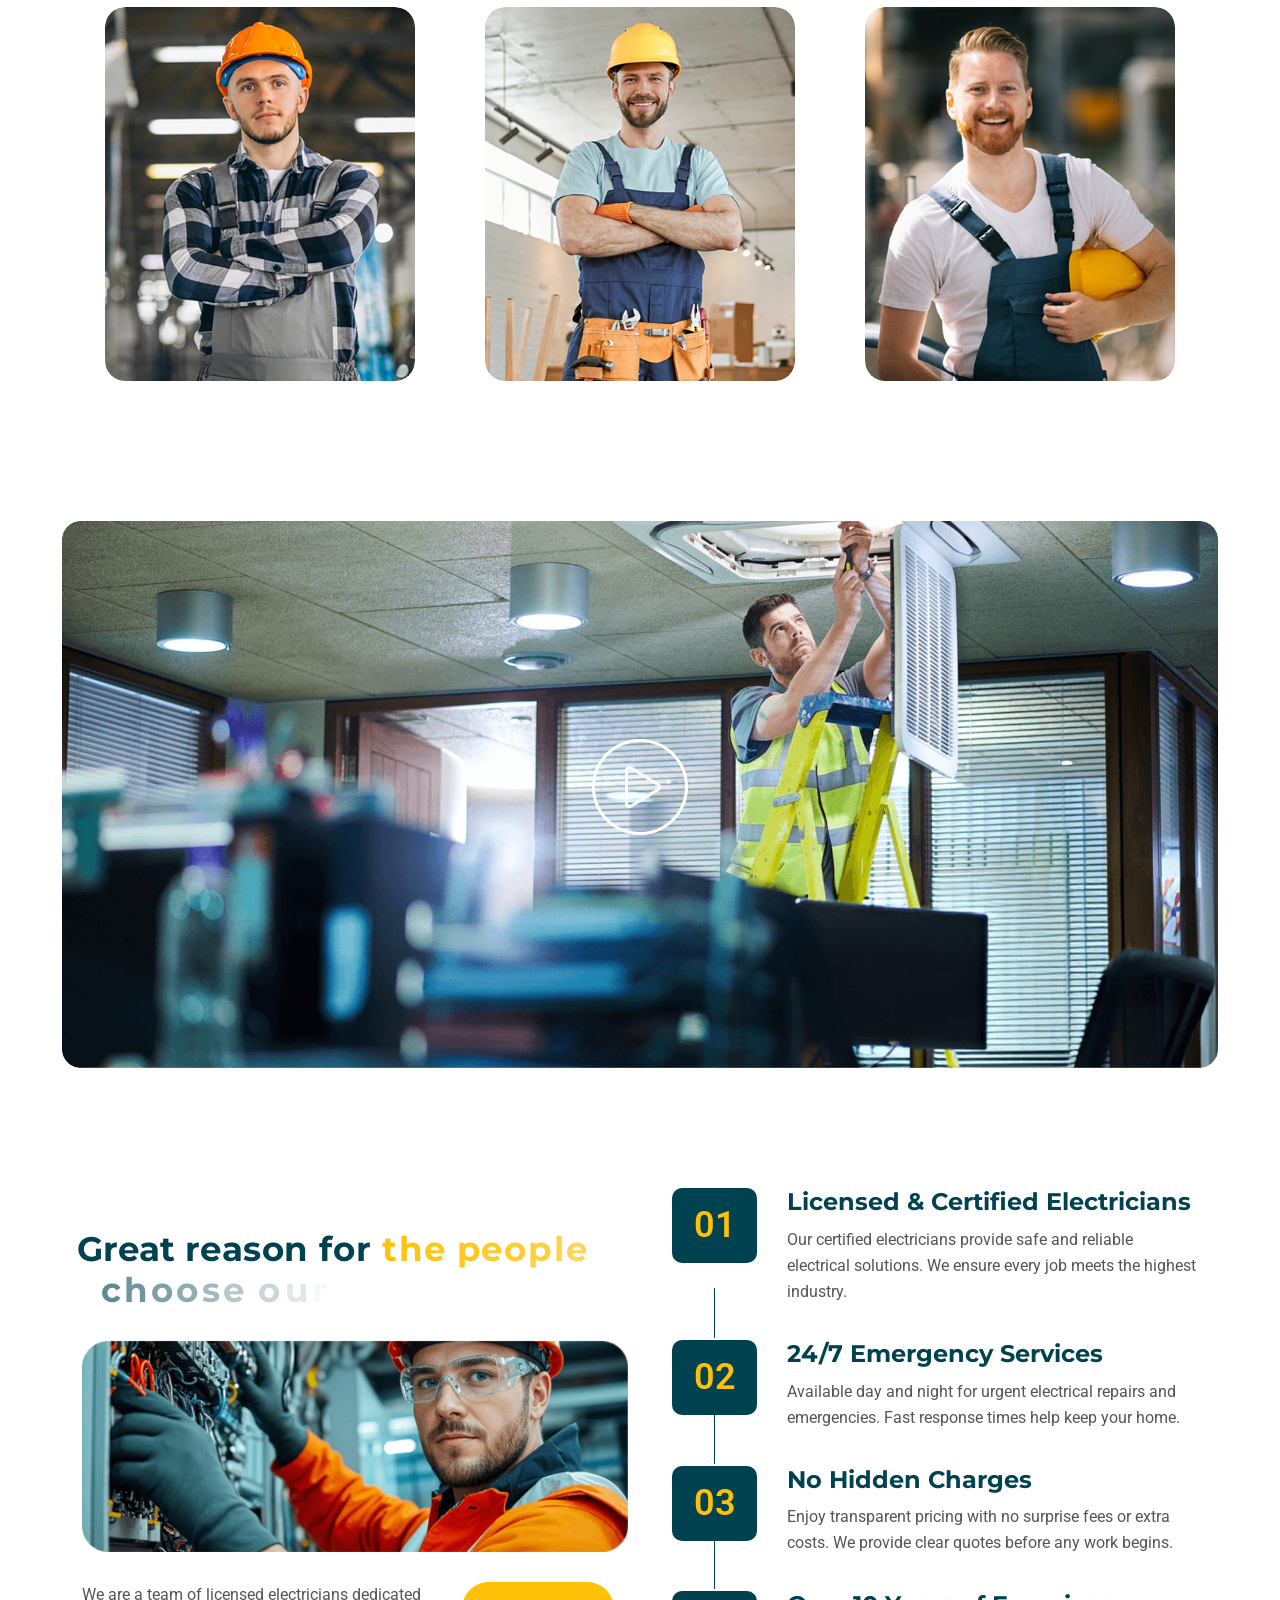
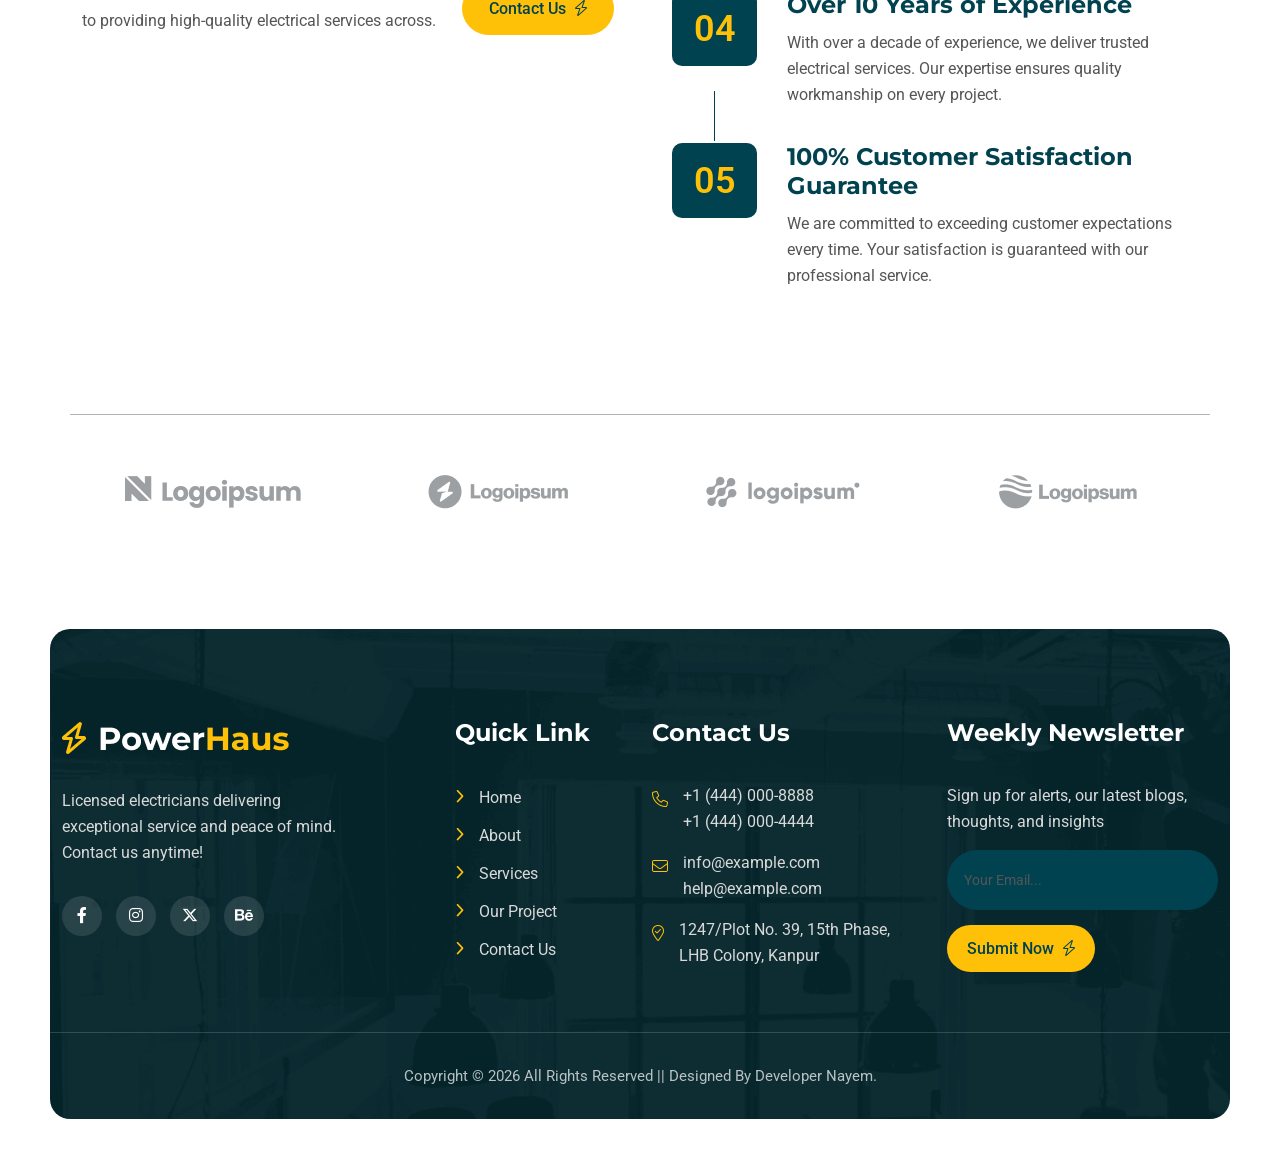
<file: about.html>
<!doctype html>
<html class="no-js" lang="zxx">



<head>
    <meta charset="utf-8">
    <meta http-equiv="x-ua-compatible" content="ie=edge">
    <title> Powerhaus - Dietitian & Wellness Website</title>
    <meta name="description" content="">
    <meta name="viewport" content="width=device-width, initial-scale=1">
    <link rel="shortcut icon" type="image/x-icon" href="img/favicon.ico">
    <!-- Place favicon.ico in the root directory -->

    <!-- CSS here -->
    <link rel="stylesheet" href="css/bootstrap.min.css">
    <link rel="stylesheet" href="css/animate.min.css">
    <link rel="stylesheet" href="css/magnific-popup.css">
    <link rel="stylesheet" href="fontawesome/css/all.min.css">
    <link rel="stylesheet" href="fontawesome-pro/css/all.min.css">
    <link rel="stylesheet" href="css/dripicons.css">
    <link rel="stylesheet" href="css/slick.css">
    <link rel="stylesheet" href="css/meanmenu.css">
    <link rel="stylesheet" href="css/default.css">
    <link rel="stylesheet" href="css/style.css">
    <link rel="stylesheet" href="css/swiper.min.css">
    <link rel="stylesheet" href="css/responsive.css">
</head>

<body>
    <!--  Preloader  -->
    <div id="preloader" class="loader-wrapper">
        <div id="loading" class="loader"> </div>
    </div>
    <!--  Preloader end  -->
    <!-- header -->
    <header class="header-area header-two">
        <div id="header-sticky3" class="menu-area">
            <div class="container-fluid pl-50 pr-50">

                <div class="container">
                    <div class="second-menu">
                        <div class="row align-items-center">
                            <div class="col-xl-3 col-lg-2 col-md-5">
                                <div class="logo">
                                    <a href="index.html"><img src="img/logo/logo.svg" alt="logo"></a>
                                </div>
                            </div>
                            <div class="col-xl-6 col-lg-10">

                                <div class="main-menu text-center">
                                    <nav id="mobile-menu">
                                        <ul>
                                            <li class="has-sub">
                                                <a href="index.html">Home</a>
                                                <ul>
                                                    <li><a href="index.html">Home Page Main</a></li>
                                                    <li><a href="index-2.html">Home Hero Slider</a></li>

                                                </ul>
                                            </li>
                                            <li><a href="about.html">About Us</a></li>
                                            <li class="has-sub">
                                                <a href="services.html">Services</a>
                                                <ul>
                                                    <li><a href="services.html">Services</a></li>
                                                    <li><a href="single-service.html">Services Details</a></li>
                                                </ul>
                                            </li>

                                            <li class="has-sub">
                                                <a href="#">Pages</a>
                                                <ul>
                                                    <li><a href="projects.html">Gallery</a></li>
                                                    <li><a href="pricing.html">Pricing</a></li>
                                                    <li><a href="team.html">Team</a></li>
                                                    <li><a href="faq.html">Faq</a></li>
                                                </ul>
                                            </li>
                                            <li class="has-sub">
                                                <a href="#">Blog</a>
                                                <ul>
                                                    <li><a href="blog.html">Blog</a></li>
                                                    <li><a href="blog-details.html">Blog Details</a></li>
                                                </ul>
                                            </li>
                                            <li><a href="contact.html">Contact Us</a></li>
                                        </ul>
                                    </nav>
                                </div>
                            </div>
                            <div class="col-xl-3 col-lg-5 d-none d-xl-block text-right">
                                <div class="footer-social">
                                    <a href="#"><i class="fab fa-facebook-f"></i></a>
                                    <a href="#"><i class="fab fa-instagram"></i></a>
                                    <a href="#"><i class="fa-brands fa-x-twitter"></i></a>
                                    <a href="#"><i class="fab fa-behance"></i></a>
                                </div>

                            </div>

                            <div class="col-12">
                                <div class="mobile-menu"></div>
                            </div>
                        </div>
                    </div>
                </div>

            </div>
        </div>
    </header>
    <!-- header-end -->
    <!-- offcanvas-area -->
    <div class="offcanvas-menu">
        <span class="menu-close"><i class="fas fa-times"></i></span>
        <form role="search" method="get" id="searchform" class="searchform" action="#">
            <input type="text" name="s" id="search" placeholder="Search" />
            <button><i class="fa fa-search"></i></button>
        </form>
        <div id="cssmenu2" class="menu-one-page-menu-container">
            <ul id="menu-one-page-menu-12" class="menu">
                <li class="menu-item menu-item-type-custom menu-item-object-custom"><a href="#home"><span>+8 12 3456897</span></a></li>
                <li class="menu-item menu-item-type-custom menu-item-object-custom"><a href="#howitwork"><span>info@example.com</span></a></li>
            </ul>
        </div>
    </div>
    <div class="offcanvas-overly"></div>
    <!-- offcanvas-end -->

    <!-- main-area -->
    <main>
        <!-- breadcrumb-area -->
        <section class="pl-50 pr-50 ">
            <div class="breadcrumb-area d-flex justify-content-center align-items-center" style="background-image:url(img/bg/bdrc-bg.png)">
                <div class="container">
                    <div class="row align-items-center">
                        <div class="col-xl-12 col-lg-12">
                            <div class="breadcrumb-wrap text-center">
                                <div class="breadcrumb-title">
                                    <h2>About</h2>
                                    <div class="breadcrumb-wrap">

                                        <nav aria-label="breadcrumb">
                                            <ol class="breadcrumb">
                                                <li class="breadcrumb-item"><a href="index.html">Home</a></li>
                                                <li class="breadcrumb-item active" aria-current="page">About</li>
                                            </ol>
                                        </nav>
                                    </div>
                                </div>
                            </div>
                        </div>

                    </div>
                </div>
            </div>
        </section>
        <!-- breadcrumb-area-end -->
        <!-- about-area -->
        <section class="about-area about-p p-relative pt-120 pb-120">
            <div class="animations-02"><img src="img/bg/an-img-01.png" alt="contact-bg-an-01"></div>
            <div class="container">
                <div class="row">
                    <div class="col-xl-6 col-md-12 col-sm-12">
                        <div class="s-about-img p-relative  wow fadeInLeft animated" data-animation="fadeInLeft" data-delay=".4s">
                            <div class="ani-1 img-custom-anim-left wow fadeInLeft" data-delay=".2s">
                                <div class="icon">
                                    <i class="fa-thin fa-crown"></i>
                                </div>
                                <h3>15+ Years Of Experience</h3>
                                <p>Trusted electrical experts with 25+ years of experience.</p>
                            </div>
                            <div class="badge"><img src="img/features/badge.png" alt="icon01"></div>
                            <div class="img-custom-anim-left wow fadeInLeft" data-delay=".1s">
                                <img src="img/features/about_img_01.png" alt="img">
                            </div>
                        </div>
                    </div>
                    <div class="col-xl-6 col-md-12 col-sm-12">
                        <div class="about-content pl-10 s-about-content wow fadeInLeft animated" data-delay=".4s">
                            <div class="section-title">
                                <div class="sub-title">
                                    <i class="fa-light fa-bolt"></i> About Us <i class="fa-light fa-bolt"></i>
                                </div>
                                <h2 class="text-anime-style-3">
                                    Trusted <span>Electricians</span> <span>with</span> Years of Experience
                                </h2>

                            </div>
                            <p>We are a team of licensed electricians dedicated to providing high-quality electrical services across residential, commercial, and industrial sectors.</p>
                            <div class="about-count">
                                <div class="row">
                                    <div class="col-lg-6">
                                        <div class="about-outer">
                                            <div class="icon">
                                                <img src="img/features/ab-icon-01.svg" alt="icon">
                                            </div>
                                            <div class="text">
                                                <h3>Electrical Installations</h3>
                                                <p>From lighting fixtures to electrical panels, we provide reliable installations.</p>
                                            </div>
                                        </div>
                                    </div>
                                    <div class="col-lg-6">
                                        <div class="about-outer">
                                            <div class="icon">
                                                <img src="img/features/ab-icon-02.svg" alt="icon">
                                            </div>
                                            <div class="text">
                                                <h3>Electrical Repairs</h3>
                                                <p>From lighting fixtures to electrical panels, we provide reliable installations.</p>
                                            </div>
                                        </div>
                                    </div>
                                </div>
                            </div>

                            <div class="mt-30">
                                <div class="row">
                                    <div class="col-lg-6">
                                        <a href="about.html" class="btn ss-btn smoth-scroll mr-15">Read More <i class="fa-light fa-bolt"></i></a>
                                    </div>
                                    <div class="col-lg-6">
                                        <div class="h-phone">
                                            <div class="icon"><img src="img/features/about-hicon.svg" alt="logo"></div>
                                            <div class="text">
                                                Call
                                                <span>+1 (230)-456-155-23</span>
                                            </div>

                                        </div>
                                    </div>
                                </div>
                            </div>
                        </div>
                    </div>


                </div>
            </div>
        </section>
        <!-- about-area-end -->
        <!-- team-area -->
        <section class="team-area fix p-relative pb-90">
            <div class="container">
                <div class="row mb-35">
                    <div class="col-lg-7 col-md-12">
                        <div class="section-title wow fadeInDown animated" data-animation="fadeInDown" data-delay=".4s">
                            <div class="sub-title"> <i class="fa-light fa-bolt"></i> our Team <i class="fa-light fa-bolt"></i></div>
                            <h2 class="text-anime-style-3">Our expert & <span>Professional</span> <span>Electrician</span> Staff
                            </h2>
                        </div>

                    </div>
                </div>
                <div class="row team-active">
                    <div class="col-xl-4 col-lg-4 col-md-6">
                        <div class="single-team mb-30 img-custom-anim-left wow fadeInLeft" data-delay=".1s">
                            <div class="team-thumb">
                                <div class="brd">
                                    <img src="img/team/team-img1.png" alt="img">

                                </div>
                                <div class="team-info">
                                    <div class="team-social">
                                        <ul>

                                            <li><a href="#"><i class="fa-brands fa-pinterest-p"></i></a></li>
                                            <li><a href="#"><i class="fab fa-instagram"></i></a></li>
                                            <li> <a href="#"><i class="fa-brands fa-x-twitter"></i></a></li>
                                            <li><a href="#"><i class="fab fa-facebook-f"></i></a></li>
                                        </ul>
                                    </div>
                                    <p>Cargo Handler</p>
                                    <strong><a href="team-single.html">Félix Thomas</a></strong>
                                </div>
                            </div>
                        </div>
                    </div>
                    <div class="col-xl-4 col-lg-4 col-md-6">
                        <div class="single-team mb-30 img-custom-anim-left wow fadeInLeft" data-delay=".1s">
                            <div class="team-thumb">
                                <div class="brd">
                                    <img src="img/team/team-img2.png" alt="img">
                                </div>
                                <div class="team-info">
                                    <div class="team-social">
                                        <ul>

                                            <li><a href="#"><i class="fa-brands fa-pinterest-p"></i></a></li>
                                            <li><a href="#"><i class="fab fa-instagram"></i></a></li>
                                            <li> <a href="#"><i class="fa-brands fa-x-twitter"></i></a></li>
                                            <li><a href="#"><i class="fab fa-facebook-f"></i></a></li>
                                        </ul>
                                    </div>
                                    <p>Route Planner</p>
                                    <strong><a href="team-single.html">Matthew Sparks</a></strong>
                                </div>
                            </div>
                        </div>
                    </div>
                    <div class="col-xl-4 col-lg-4 col-md-6">
                        <div class="single-team mb-30 img-custom-anim-left wow fadeInLeft" data-delay=".1s">
                            <div class="team-thumb">
                                <div class="brd">
                                    <img src="img/team/team-img3.png" alt="img">
                                </div>
                                <div class="team-info">
                                    <div class="team-social">
                                        <ul>

                                            <li><a href="#"><i class="fa-brands fa-pinterest-p"></i></a></li>
                                            <li><a href="#"><i class="fab fa-instagram"></i></a></li>
                                            <li> <a href="#"><i class="fa-brands fa-x-twitter"></i></a></li>
                                            <li><a href="#"><i class="fab fa-facebook-f"></i></a></li>
                                        </ul>
                                    </div>
                                    <p>Dispatcher</p>
                                    <strong><a href="team-single.html">Phillip Hancock</a></strong>
                                </div>
                            </div>
                        </div>
                    </div>
                    <div class="col-xl-4 col-lg-4 col-md-6">
                        <div class="single-team mb-30 img-custom-anim-left wow fadeInLeft" data-delay=".1s">
                            <div class="team-thumb">
                                <div class="brd">
                                    <img src="img/team/team-img4.png" alt="img">

                                </div>
                                <div class="team-info">
                                    <div class="team-social">
                                        <ul>

                                            <li><a href="#"><i class="fa-brands fa-pinterest-p"></i></a></li>
                                            <li><a href="#"><i class="fab fa-instagram"></i></a></li>
                                            <li> <a href="#"><i class="fa-brands fa-x-twitter"></i></a></li>
                                            <li><a href="#"><i class="fab fa-facebook-f"></i></a></li>
                                        </ul>
                                    </div>
                                    <p>founder</p>
                                    <strong><a href="team-single.html">Victoria L. Davis</a></strong>
                                </div>
                            </div>
                        </div>
                    </div>
                    <div class="col-xl-4 col-lg-4 col-md-6">
                        <div class="single-team mb-30 img-custom-anim-left wow fadeInLeft" data-delay=".1s">
                            <div class="team-thumb">
                                <div class="brd">
                                    <img src="img/team/team-img5.png" alt="img">
                                </div>
                                <div class="team-info">
                                    <div class="team-social">
                                        <ul>

                                            <li><a href="#"><i class="fa-brands fa-pinterest-p"></i></a></li>
                                            <li><a href="#"><i class="fab fa-instagram"></i></a></li>
                                            <li> <a href="#"><i class="fa-brands fa-x-twitter"></i></a></li>
                                            <li><a href="#"><i class="fab fa-facebook-f"></i></a></li>
                                        </ul>
                                    </div>
                                    <p>Fleet Supervisor</p>
                                    <strong><a href="team-single.html">Stephen Welch</a></strong>
                                </div>
                            </div>
                        </div>
                    </div>
                    <div class="col-xl-4 col-lg-4 col-md-6">
                        <div class="single-team mb-30 img-custom-anim-left wow fadeInLeft" data-delay=".1s">
                            <div class="team-thumb">
                                <div class="brd">
                                    <img src="img/team/team-img6.png" alt="img">
                                </div>
                                <div class="team-info">
                                    <div class="team-social">
                                        <ul>

                                            <li><a href="#"><i class="fa-brands fa-pinterest-p"></i></a></li>
                                            <li><a href="#"><i class="fab fa-instagram"></i></a></li>
                                            <li> <a href="#"><i class="fa-brands fa-x-twitter"></i></a></li>
                                            <li><a href="#"><i class="fab fa-facebook-f"></i></a></li>
                                        </ul>
                                    </div>
                                    <p>Route Planner</p>
                                    <strong><a href="team-single.html">Nina West</a></strong>
                                </div>
                            </div>
                        </div>
                    </div>

                </div>
            </div>
        </section>
        <!-- team-area-end -->
        <!-- video-area -->
        <section id="video" class="video-area p-relative wow fadeInDown animated" data-delay=".4s">
            <div class="container-box">
                <div class="container-fluid">
                    <div class="row">
                        <div class="col-12">
                            <div class="video-img">
                                <img src="img/bg/vedio-img.png" alt="circle_right">
                                <div class="s-video-wrap">
                                    <div class="s-video-content">
                                        <a href="https://www.youtube.com/watch?v=gyGsPlt06bo" class="popup-video"><img src="img/bg/play-button.png" alt="circle_right"></a>
                                    </div>
                                </div>
                            </div>
                        </div>
                    </div>
                </div>
            </div>
        </section>
        <!-- video-area-end -->
        <!-- why-hoose-us-area -->
        <section class="pt-120 pb-90 p-relative">
            <div class="container">
                <div class="row">
                    <div class="col-lg-6">
                        <div class="section-title mb-30 wow fadeInDown animated" data-delay=".4s">
                            <div class="sub-title">
                                <i class="fa-light fa-bolt"></i> Why Choses Our Electricity <i class="fa-light fa-bolt"></i>
                            </div>
                            <h2 class="text-anime-style-3">
                                Great reason for <span>the</span> <span>people</span> choose our electricity
                            </h2>
                        </div>
                        <div class="why-choose-text">
                            <div class="img-custom-anim-left wow fadeInLeft img mb-30">
                                <img src="img/bg/why_choose_img.png" alt="an-img-01">
                            </div>
                            <div class="row">
                                <div class="col-lg-8">
                                    <p>We are a team of licensed electricians dedicated to providing high-quality electrical services across.</p>
                                </div>
                                <div class="col-lg-4"> <a href="contact.html" class="btn">Contact Us <i class="fa-light fa-bolt"></i></a></div>
                            </div>
                        </div>
                    </div>
                    <div class="col-lg-6">
                        <div class="row timeline">
                            <div class="col-lg-12 col-md-12">
                                <div class="services-02-item mb-20 wow fadeInDown animated" data-delay=".4s">
                                    <div class="services-02-thumb">
                                        <span>01</span>
                                    </div>
                                    <div class="services-02-content">
                                        <h3>Licensed & Certified Electricians</h3>
                                        <p>Our certified electricians provide safe and reliable electrical solutions. We ensure every job meets the highest industry.</p>
                                    </div>
                                </div>
                            </div>
                            <div class="col-lg-12 col-md-12">
                                <div class="services-02-item mb-20 wow fadeInDown animated" data-delay=".4s">
                                    <div class="services-02-thumb">
                                        <span>02</span>
                                    </div>
                                    <div class="services-02-content">
                                        <h3>24/7 Emergency Services</h3>
                                        <p>Available day and night for urgent electrical repairs and emergencies. Fast response times help keep your home.</p>
                                    </div>
                                </div>
                            </div>
                            <div class="col-lg-12 col-md-12">
                                <div class="services-02-item mb-20  wow fadeInDown animated" data-delay=".4s">
                                    <div class="services-02-thumb">
                                        <span>03</span>
                                    </div>
                                    <div class="services-02-content">
                                        <h3>No Hidden Charges</h3>
                                        <p>Enjoy transparent pricing with no surprise fees or extra costs. We provide clear quotes before any work begins.</p>
                                    </div>
                                </div>
                            </div>
                            <div class="col-lg-12 col-md-12">
                                <div class="services-02-item mb-20  wow fadeInDown animated" data-delay=".4s">
                                    <div class="services-02-thumb">
                                        <span>04</span>
                                    </div>
                                    <div class="services-02-content">
                                        <h3>Over 10 Years of Experience</h3>
                                        <p>With over a decade of experience, we deliver trusted electrical services. Our expertise ensures quality workmanship on every project.</p>
                                    </div>
                                </div>
                            </div>
                            <div class="col-lg-12 col-md-12">
                                <div class="services-02-item mb-20 wow fadeInDown animated" data-delay=".4s">
                                    <div class="services-02-thumb">
                                        <span>05</span>
                                    </div>
                                    <div class="services-02-content">
                                        <h3>100% Customer Satisfaction Guarantee</h3>
                                        <p>We are committed to exceeding customer expectations every time. Your satisfaction is guaranteed with our professional service.</p>
                                    </div>
                                </div>
                            </div>
                        </div>
                    </div>

                </div>
            </div>
        </section>
        <!-- why-hoose-us-area-end -->
        <!-- brand-area -->
        <section class="brand-area p-relative fix">
            <div class="container pt-60 pb-120" style="border-top:1px solid #0000004d;">
                <div class="row brand-active">
                    <div class="col-xl-2">
                        <div class="single-brand img-custom-anim-left wow fadeInLeft" data-delay=".1s">
                            <img src="img/brand/client-01.png" alt="img">
                        </div>
                    </div>
                    <div class="col-xl-2">
                        <div class="single-brand img-custom-anim-left wow fadeInLeft" data-delay=".1s">
                            <img src="img/brand/client-02.png" alt="img">
                        </div>
                    </div>
                    <div class="col-xl-2">
                        <div class="single-brand img-custom-anim-left wow fadeInLeft" data-delay=".1s">
                            <img src="img/brand/client-03.png" alt="img">
                        </div>
                    </div>
                    <div class="col-xl-2">
                        <div class="single-brand img-custom-anim-left wow fadeInLeft" data-delay=".1s">
                            <img src="img/brand/client-04.png" alt="img">
                        </div>
                    </div>
                    <div class="col-xl-2">
                        <div class="single-brand img-custom-anim-left wow fadeInLeft" data-delay=".1s">
                            <img src="img/brand/client-05.png" alt="img">
                        </div>
                    </div>
                    <div class="col-xl-2">
                        <div class="single-brand img-custom-anim-left wow fadeInLeft" data-delay=".1s">
                            <img src="img/brand/client-03.png" alt="img">
                        </div>
                    </div>
                </div>
            </div>

        </section>
        <!-- brand-area-end -->

    </main>
    <!-- main-area-end -->
    <!-- footer -->
    <footer class="footer-bg footer-p mb-50">
        <div class="footer-top pt-90" style="background-image: url(img/bg/footer-bg.png); background-repeat: no-repeat; background-size: cover;">
            <div class="container">
                <div class="row justify-content-between">
                    <div class="col-xl-4 col-lg-4 col-sm-6">
                        <div class="footer-widget mb-30">
                            <div class="f-widget-title mb-30">
                                <img src="img/logo/f_logo.png" alt="img">
                            </div>
                            <p class="pr-90">Licensed electricians delivering exceptional service and peace of mind. Contact us anytime!</p>
                            <div class="footer-social mt-30">
                                <a href="#"><i class="fab fa-facebook-f"></i></a>
                                <a href="#"><i class="fab fa-instagram"></i></a>
                                <a href="#"><i class="fa-brands fa-x-twitter"></i></a>
                                <a href="#"><i class="fab fa-behance"></i></a>
                            </div>
                        </div>
                    </div>
                    <div class="col-xl-2 col-lg-2 col-sm-6">
                        <div class="footer-widget mb-30">
                            <div class="f-widget-title">
                                <h2>Quick Link</h2>
                            </div>
                            <div class="footer-link">
                                <ul>
                                    <li><a href="about.html">Home</a></li>
                                    <li><a href="about.html">about</a></li>
                                    <li><a href="services.html">services</a></li>
                                    <li><a href="projects.html">Our Project</a></li>
                                    <li><a href="contact.html">Contact Us</a></li>
                                </ul>
                            </div>
                        </div>
                    </div>
                    <div class="col-xl-3 col-lg-3 col-sm-6">
                        <div class="footer-widget mb-30">
                            <div class="f-widget-title">
                                <h2>Contact Us</h2>
                            </div>
                            <div class="f-contact">
                                <ul>
                                    <li>
                                        <i class="icon fal fa-phone"></i>
                                        <span><a href="tel:+14440008888">+1 (444) 000-8888</a><br><a href="tel:+14440004444">+1 (444) 000-4444</a></span>
                                    </li>
                                    <li><i class="icon fal fa-envelope"></i>
                                        <span>
                                            <a href="mailto:info@example.com">info@example.com</a>
                                            <br>
                                            <a href="mailto:help@example.com">help@example.com</a>
                                        </span>
                                    </li>
                                    <li>
                                        <i class="icon fal fa-map-marker-check"></i>
                                        <span>1247/Plot No. 39, 15th Phase,<br> LHB Colony, Kanpur</span>
                                    </li>
                                </ul>
                            </div>
                        </div>
                    </div>
                    <div class="col-xl-3 col-lg-3 col-sm-6">
                        <div class="footer-widget mb-30">
                            <div class="f-widget-title">
                                <h2>Weekly Newsletter</h2>
                            </div>
                            <div class="footer-link">
                                <p>Sign up for alerts, our latest blogs, thoughts, and insights</p>
                                <div class="subricbe p-relative" data-animation="fadeInDown" data-delay=".4s">
                                    <form action="https://htmldemo.zcubethemes.com/powerhaus/news-mail.php" method="post" class="contact-form ">
                                        <input type="text" id="email2" name="email2" class="header-input" placeholder="Your Email..." required="">
                                        <button class="btn header-btn"> Submit Now <i class="fa-light fa-bolt"></i> </button>
                                    </form>
                                </div>
                            </div>

                        </div>
                    </div>
                </div>
            </div>
            <div class="copyright-wrap">
                <div class="container">
                    <div class="row align-items-center text-center">
                        <div class="col-lg-12 col-md-12">
                         Copyright © 2026 All Rights Reserved || Designed By Developer Nayem.
                        </div>
                    </div>
                </div>
            </div>
        </div>
    </footer>
    <!-- footer-end -->
    <!-- JS here -->
    <script src="js/vendor/modernizr-3.5.0.min.js"></script>
    <script src="js/vendor/jquery-3.6.0.min.js"></script>
    <script src="js/popper.min.js"></script>
    <script src="js/bootstrap.min.js"></script>
    <script src="js/slick.min.js"></script>
    <script src="js/wow.min.js"></script>
    <script src="js/js_isotope.pkgd.min.js"></script>
    <script src="js/imagesloaded.min.js"></script>
    <script src="js/parallax.min.js"></script>
    <script src="js/jquery.waypoints.min.js"></script>
    <script src="js/jquery.counterup.min.js"></script>
    <script src="js/jquery.scrollUp.min.js"></script>
    <script src="js/swiper.min.js"></script>
    <script src="js/jquery.meanmenu.min.js"></script>
    <script src="js/jquery.magnific-popup.min.js"></script>
    <!--gsap js file -->
    <script src="js/gsap.min.js"></script>
    <!-- Text Effect js file -->
    <script src="js/SplitText.js"></script>
    <script src="js/ScrollTrigger.min.js"></script>
    <script src="js/main.js"></script>
</body>


</html>
</file>
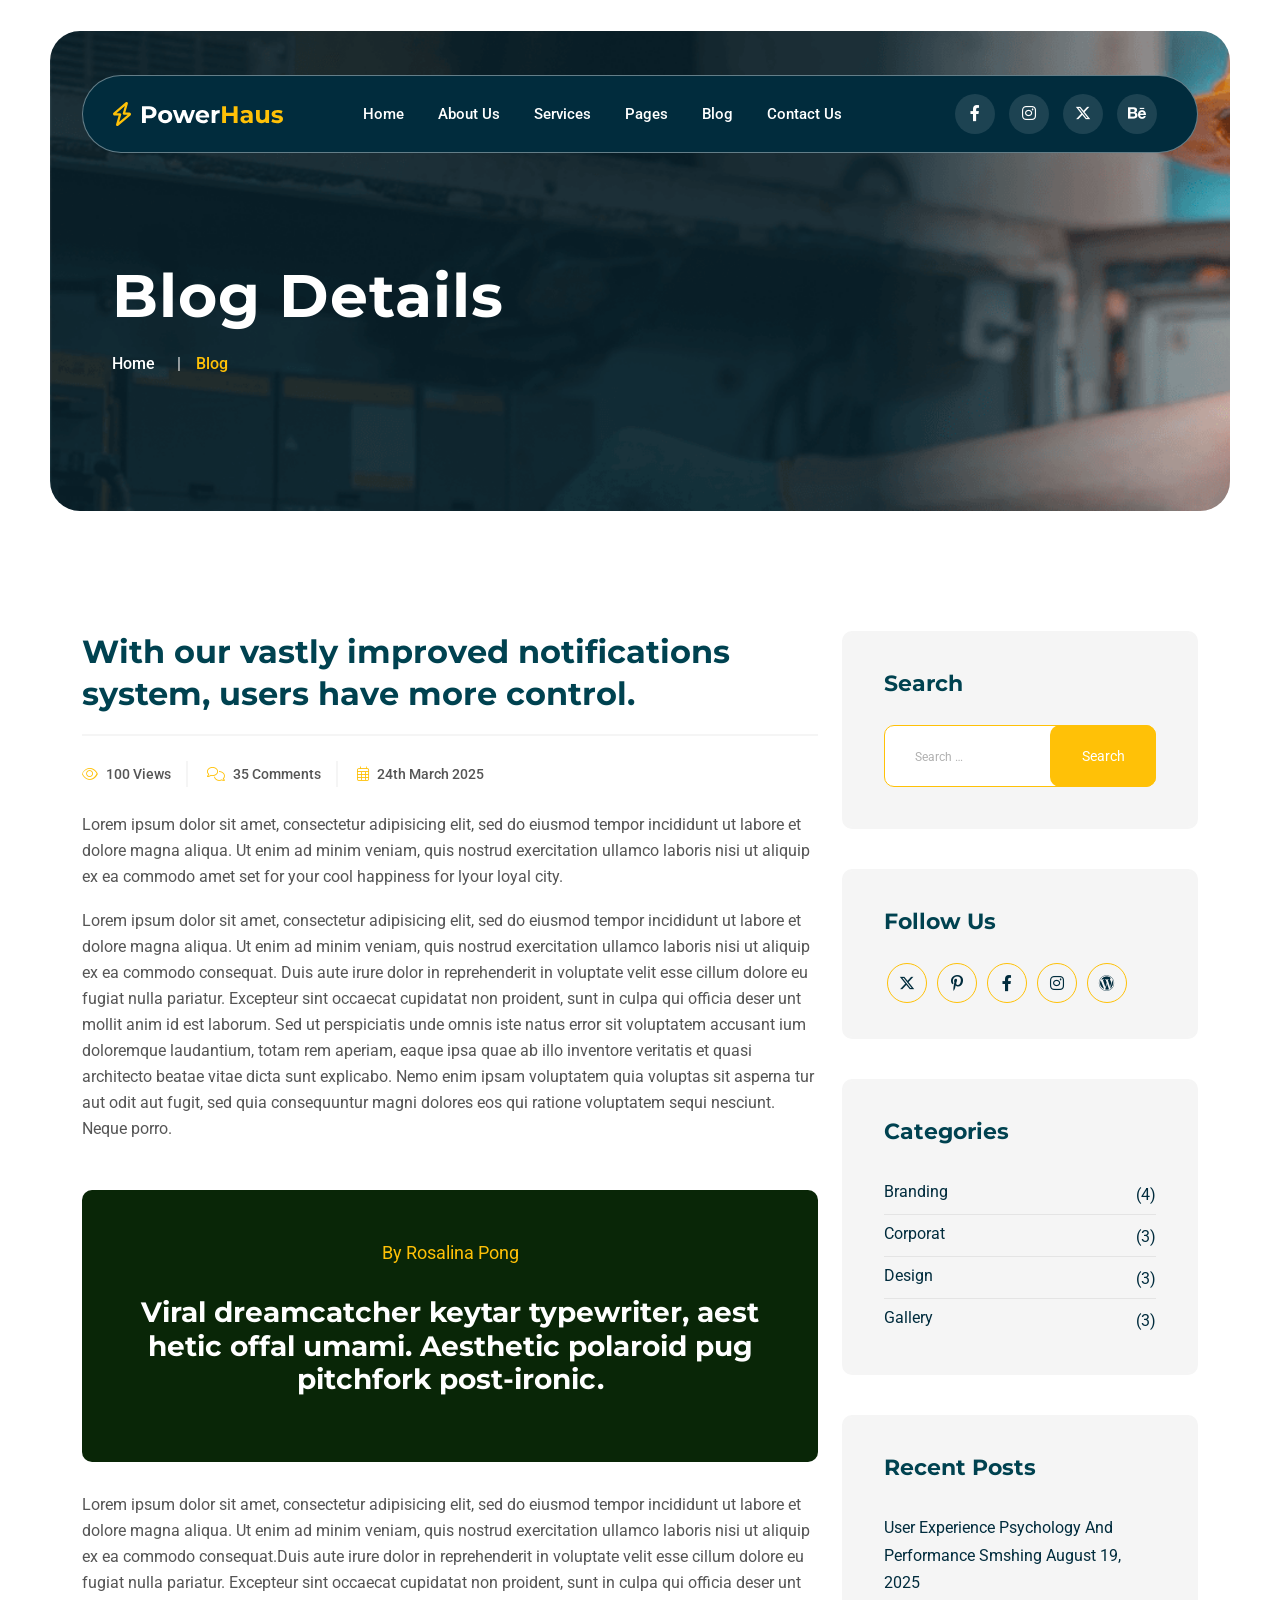
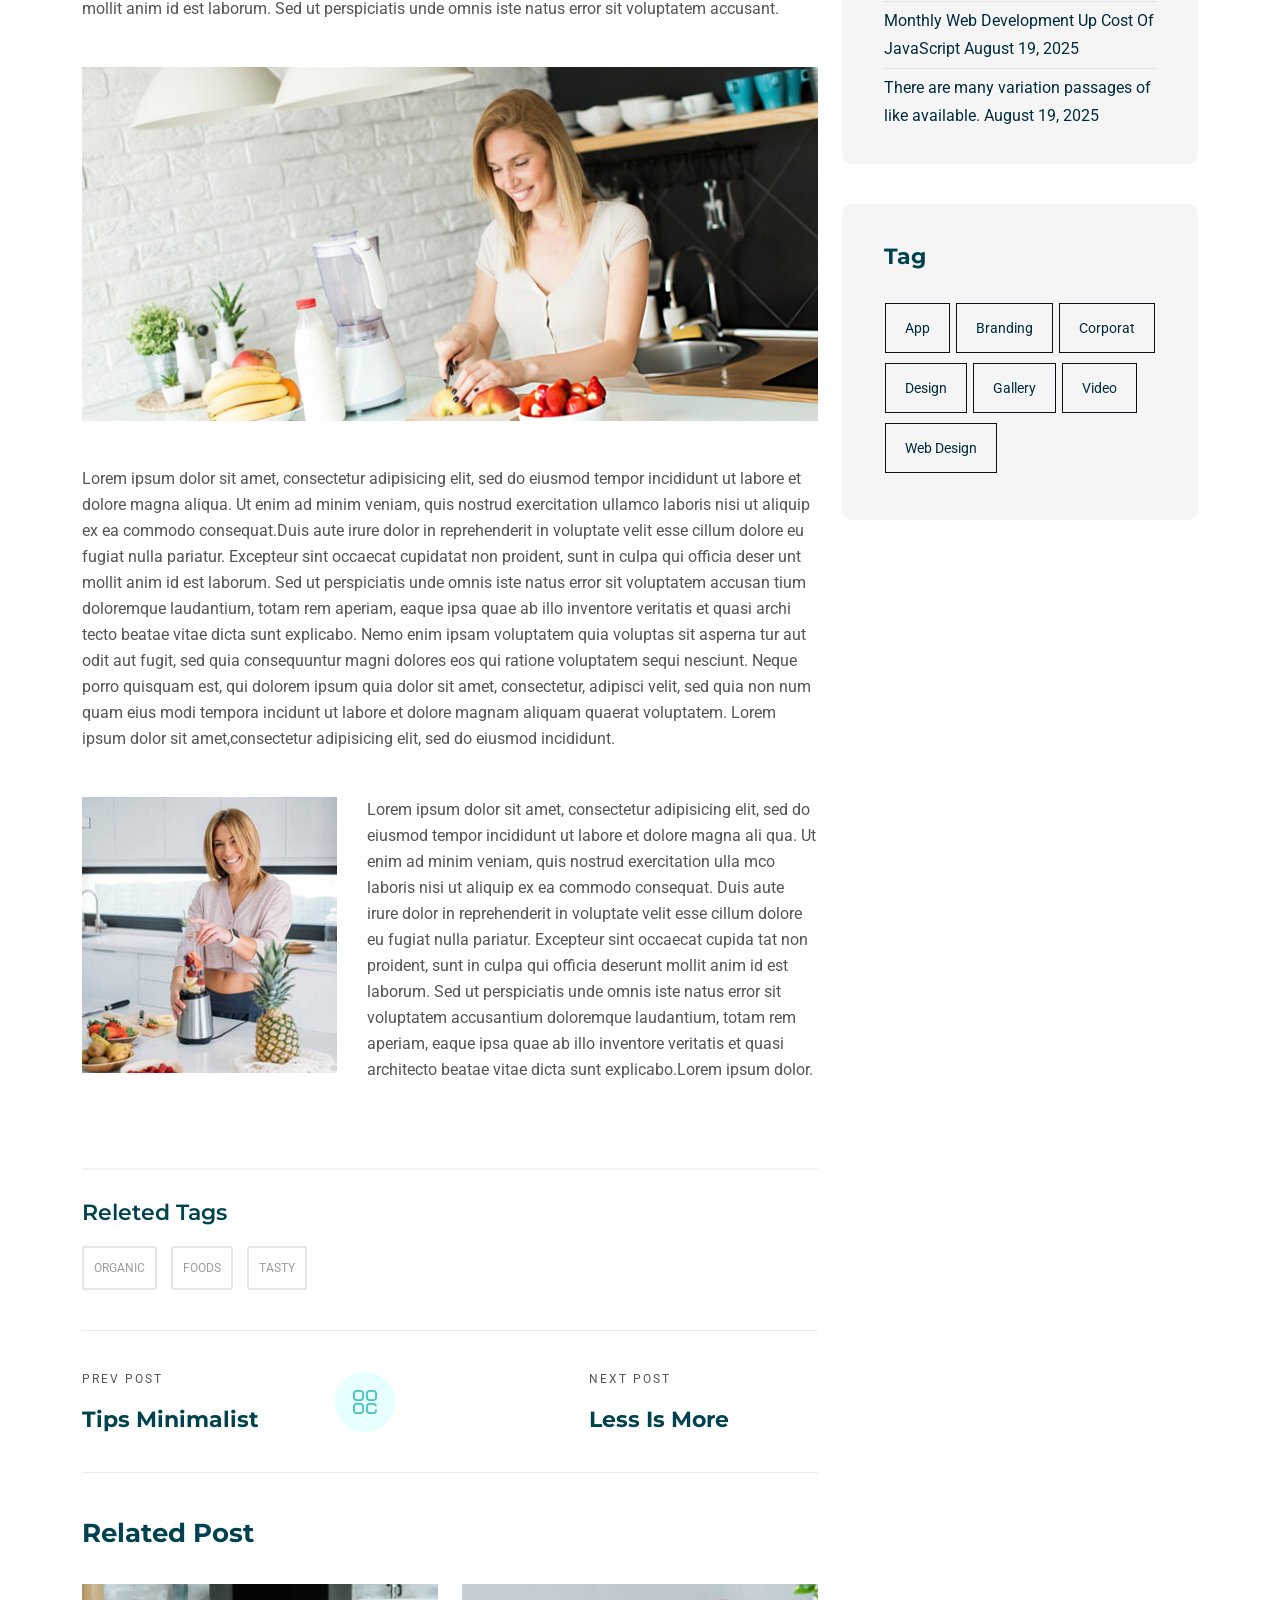
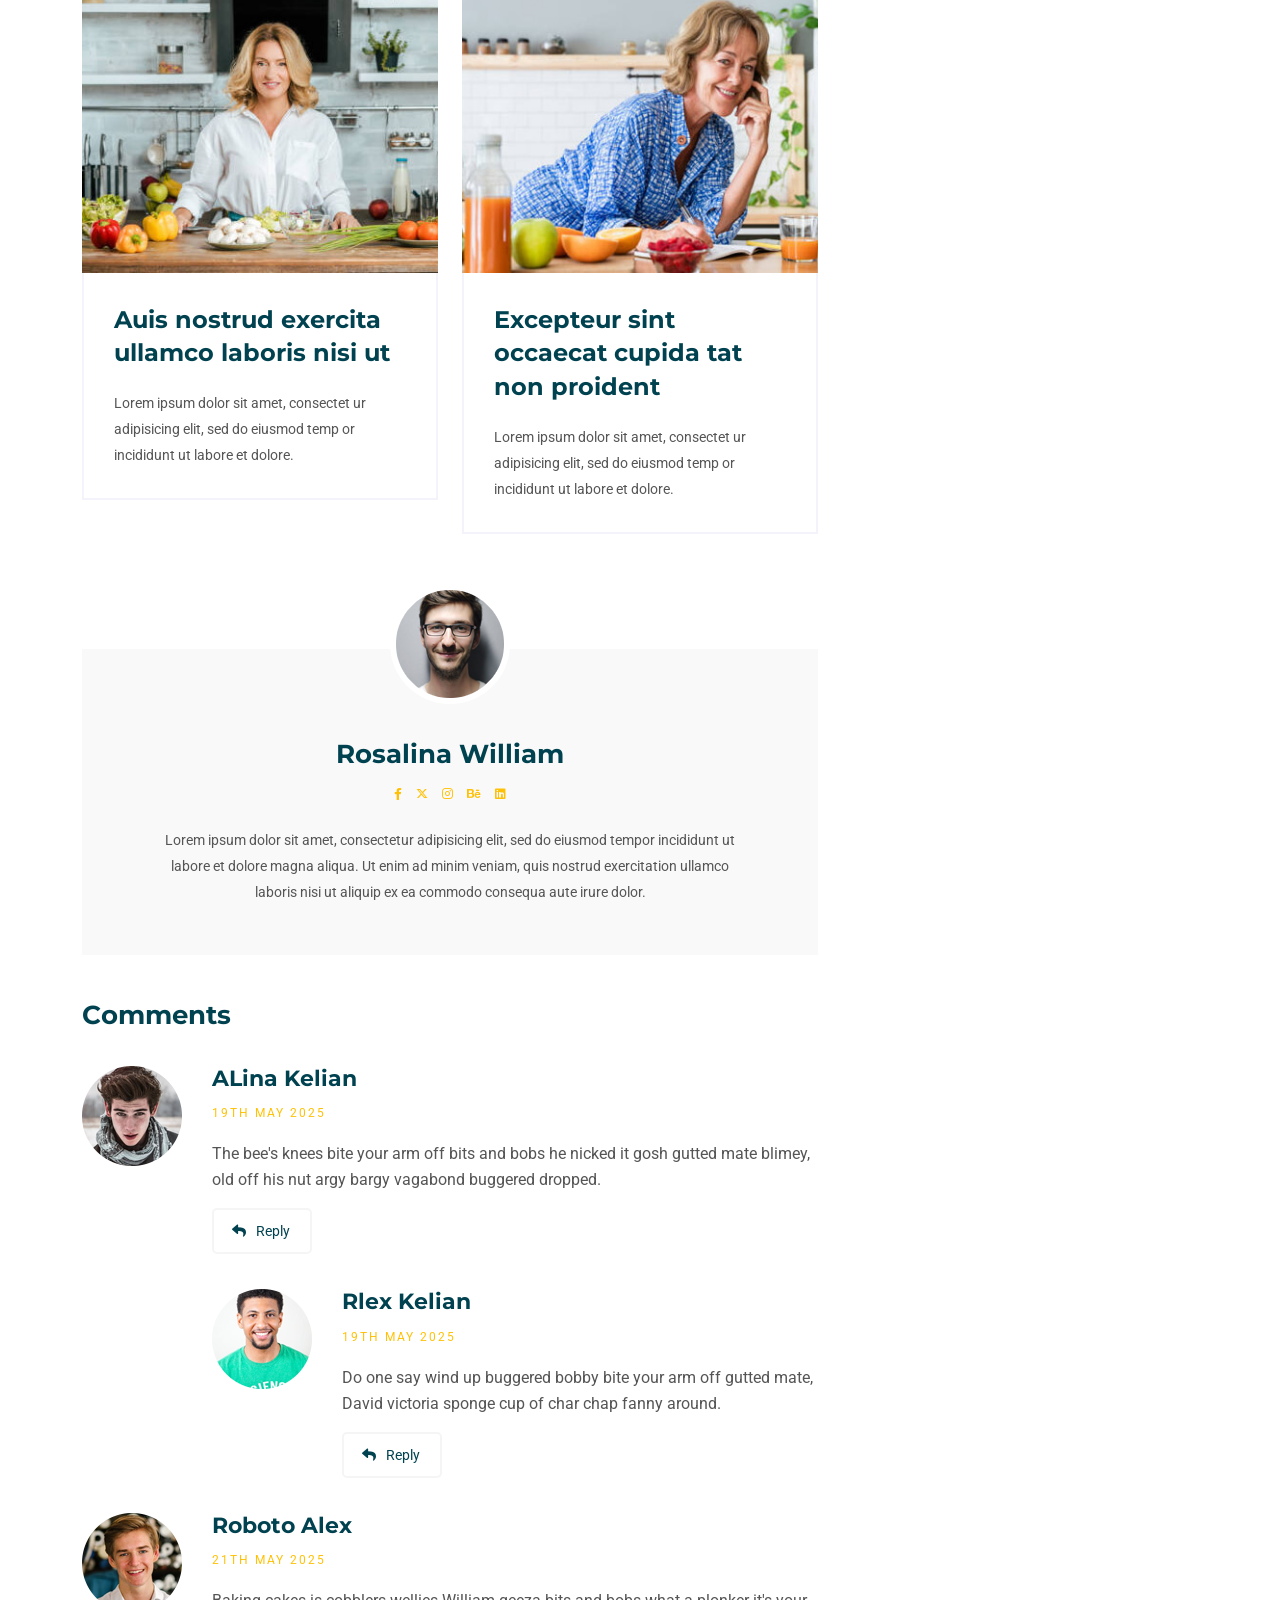
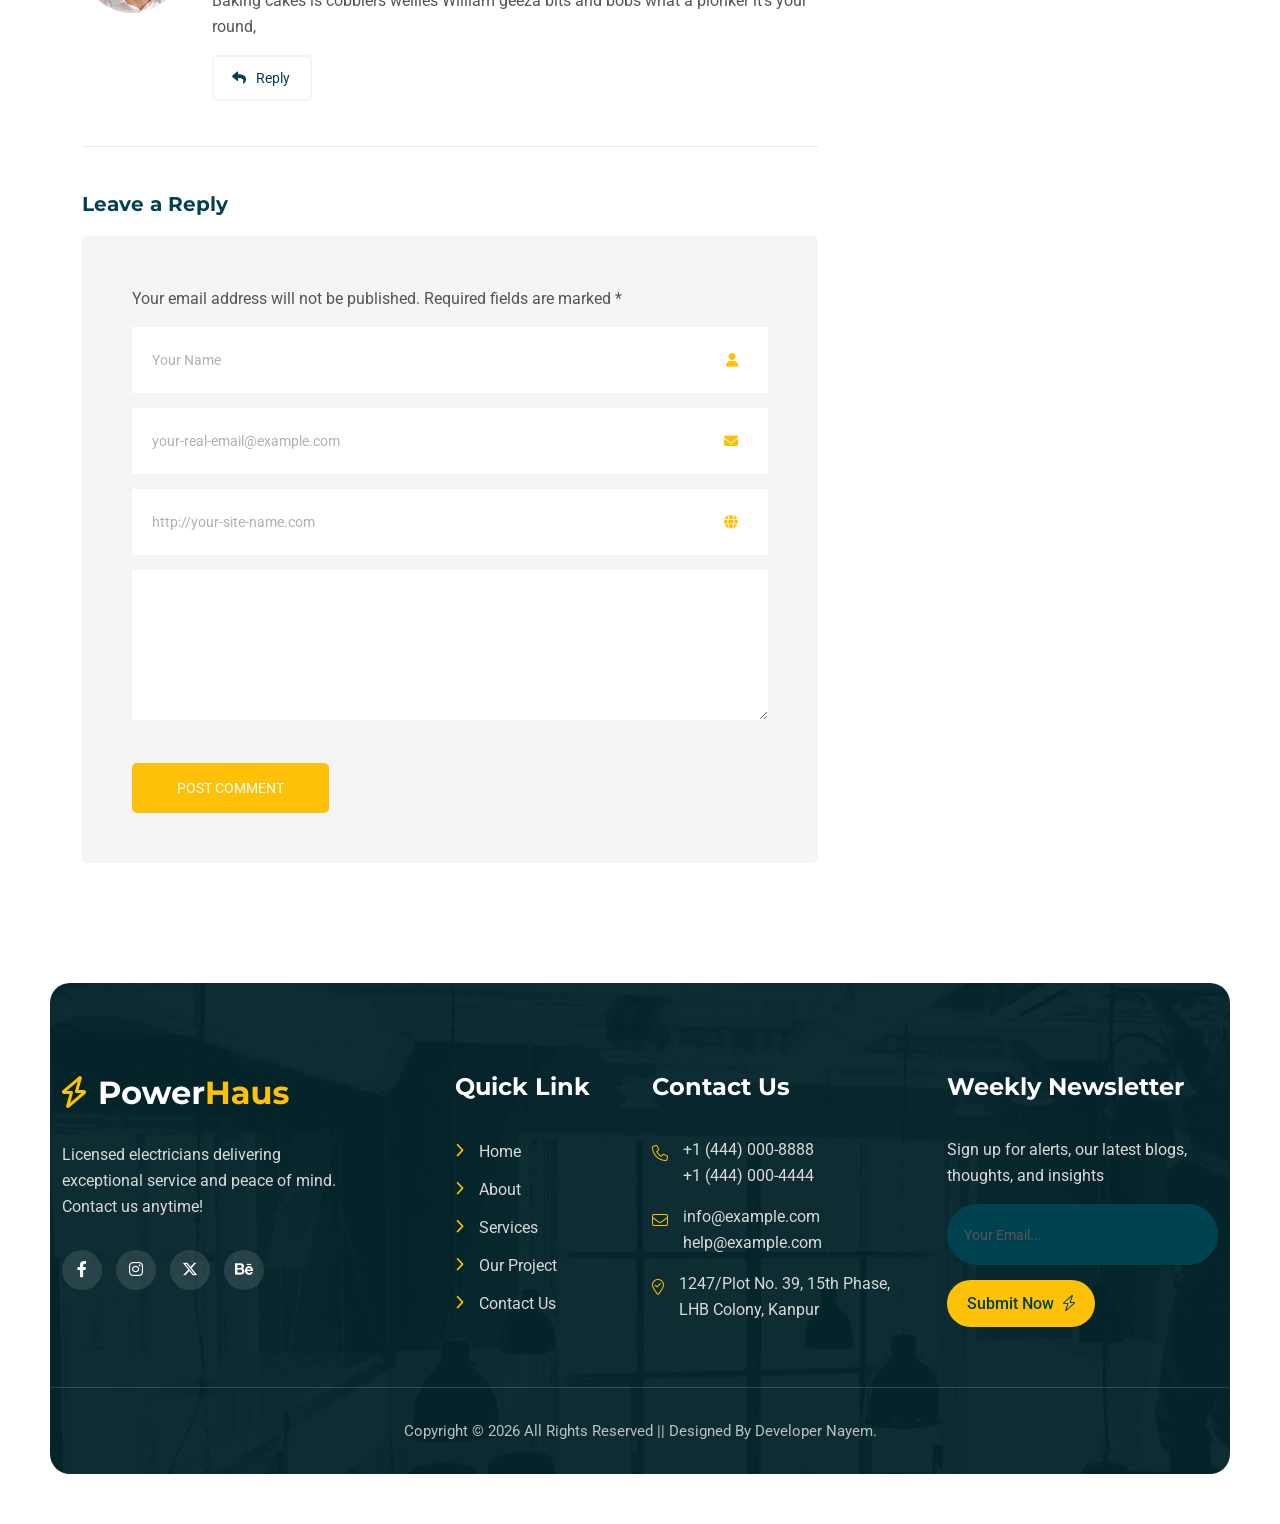
<file: blog-details.html>
<!doctype html>
<html class="no-js" lang="zxx">



<head>
    <meta charset="utf-8">
    <meta http-equiv="x-ua-compatible" content="ie=edge">
    <title>Powerhaus - Dietitian & Wellness Website</title>
    <meta name="description" content="">
    <meta name="viewport" content="width=device-width, initial-scale=1">
    <link rel="shortcut icon" type="image/x-icon" href="img/favicon.ico">
    <!-- Place favicon.ico in the root directory -->

    <!-- CSS here -->
    <link rel="stylesheet" href="css/bootstrap.min.css">
    <link rel="stylesheet" href="css/animate.min.css">
    <link rel="stylesheet" href="css/magnific-popup.css">
    <link rel="stylesheet" href="fontawesome/css/all.min.css">
    <link rel="stylesheet" href="fontawesome-pro/css/all.min.css">
    <link rel="stylesheet" href="css/dripicons.css">
    <link rel="stylesheet" href="css/slick.css">
    <link rel="stylesheet" href="css/meanmenu.css">
    <link rel="stylesheet" href="css/default.css">
    <link rel="stylesheet" href="css/style.css">
    <link rel="stylesheet" href="css/swiper.min.css">
    <link rel="stylesheet" href="css/responsive.css">
</head>

<body>
    <!--  Preloader  -->
    <div id="preloader" class="loader-wrapper">
        <div id="loading" class="loader"> </div>
    </div>
    <!--  Preloader end  -->
    <!-- header -->
    <header class="header-area header-two">
        <div id="header-sticky3" class="menu-area">
            <div class="container-fluid pl-50 pr-50">

                <div class="container">
                    <div class="second-menu">
                        <div class="row align-items-center">
                            <div class="col-xl-3 col-lg-2 col-md-5">
                                <div class="logo">
                                    <a href="index.html"><img src="img/logo/logo.svg" alt="logo"></a>
                                </div>
                            </div>
                            <div class="col-xl-6 col-lg-10">

                                <div class="main-menu text-center">
                                    <nav id="mobile-menu">
                                        <ul>
                                            <li class="has-sub">
                                                <a href="index.html">Home</a>
                                                <ul>
                                                    <li><a href="index.html">Home Page Main</a></li>
                                                    <li><a href="index-2.html">Home Hero Slider</a></li>
                                                   
                                                </ul>
                                            </li>
                                            <li><a href="about.html">About Us</a></li>
                                            <li class="has-sub">
                                                <a href="services.html">Services</a>
                                                <ul>
                                                    <li><a href="services.html">Services</a></li>
                                                    <li><a href="single-service.html">Services Details</a></li>
                                                </ul>
                                            </li>

                                            <li class="has-sub">
                                                <a href="#">Pages</a>
                                                <ul>
                                                    <li><a href="projects.html">Gallery</a></li>
                                                    <li><a href="pricing.html">Pricing</a></li>
                                                    <li><a href="team.html">Team</a></li>
                                                    <li><a href="faq.html">Faq</a></li>
                                                </ul>
                                            </li>
                                            <li class="has-sub">
                                                <a href="#">Blog</a>
                                                <ul>
                                                    <li><a href="blog.html">Blog</a></li>
                                                    <li><a href="blog-details.html">Blog Details</a></li>
                                                </ul>
                                            </li>
                                            <li><a href="contact.html">Contact Us</a></li>
                                        </ul>
                                    </nav>
                                </div>
                            </div>
                            <div class="col-xl-3 col-lg-5 d-none d-xl-block text-right">
                                <div class="footer-social">
                                    <a href="#"><i class="fab fa-facebook-f"></i></a>
                                    <a href="#"><i class="fab fa-instagram"></i></a>
                                    <a href="#"><i class="fa-brands fa-x-twitter"></i></a>
                                    <a href="#"><i class="fab fa-behance"></i></a>
                                </div>

                            </div>

                            <div class="col-12">
                                <div class="mobile-menu"></div>
                            </div>
                        </div>
                    </div>
                </div>

            </div>
        </div>
    </header>
    <!-- header-end -->
    <!-- offcanvas-area -->
    <div class="offcanvas-menu">
        <span class="menu-close"><i class="fas fa-times"></i></span>
        <form role="search" method="get" id="searchform" class="searchform" action="#">
            <input type="text" name="s" id="search" placeholder="Search" />
            <button><i class="fa fa-search"></i></button>
        </form>
        <div id="cssmenu2" class="menu-one-page-menu-container">
            <ul id="menu-one-page-menu-12" class="menu">
                <li class="menu-item menu-item-type-custom menu-item-object-custom"><a href="#home"><span>+8 12 3456897</span></a></li>
                <li class="menu-item menu-item-type-custom menu-item-object-custom"><a href="#howitwork"><span>info@example.com</span></a></li>
            </ul>
        </div>
    </div>
    <div class="offcanvas-overly"></div>
    <!-- offcanvas-end -->

    <!-- main-area -->
    <main>
        <!-- breadcrumb-area -->
        <section class="pl-50 pr-50 ">
            <div class="breadcrumb-area d-flex justify-content-center align-items-center" style="background-image:url(img/bg/bdrc-bg.png)">
                <div class="container">
                    <div class="row align-items-center">
                        <div class="col-xl-12 col-lg-12">
                            <div class="breadcrumb-wrap text-center">
                                <div class="breadcrumb-title">
                                    <h2>Blog Details</h2>
                                    <div class="breadcrumb-wrap">

                                        <nav aria-label="breadcrumb">
                                            <ol class="breadcrumb">
                                                <li class="breadcrumb-item"><a href="index.html">Home</a></li>
                                                <li class="breadcrumb-item active" aria-current="page">Blog</li>
                                            </ol>
                                        </nav>
                                    </div>
                                </div>
                            </div>
                        </div>

                    </div>
                </div>
            </div>
        </section>
        <!-- breadcrumb-area-end -->
        <!-- inner-blog -->
        <section class="inner-blog b-details-p pt-120 pb-120">
            <div class="container">
                <div class="row">
                    <div class="col-lg-8">
                        <div class="blog-details-wrap">
                            <div class="details__content pb-30">
                                <h2>With our vastly improved notifications system, users
                                    have more control.</h2>
                                <div class="meta-info">
                                    <ul>
                                        <li><i class="fal fa-eye"></i> 100 Views </li>
                                        <li><i class="fal fa-comments"></i> 35 Comments</li>
                                        <li><i class="fal fa-calendar-alt"></i> 24th March 2025</li>
                                    </ul>
                                </div>
                                <p>Lorem ipsum dolor sit amet, consectetur adipisicing elit, sed do eiusmod tempor incididunt ut labore et dolore magna aliqua. Ut enim ad minim veniam, quis nostrud exercitation ullamco laboris nisi ut aliquip ex ea commodo amet set for your cool happiness for lyour loyal city.</p>
                                <p>Lorem ipsum dolor sit amet, consectetur adipisicing elit, sed do eiusmod tempor incididunt ut labore et dolore magna aliqua. Ut enim ad minim veniam, quis nostrud exercitation ullamco laboris nisi ut aliquip ex ea commodo consequat. Duis aute irure dolor in reprehenderit in voluptate velit esse cillum dolore eu fugiat nulla pariatur. Excepteur sint occaecat cupidatat non proident, sunt in culpa qui officia deser unt mollit anim id est laborum. Sed ut perspiciatis unde omnis iste natus error sit voluptatem accusant ium doloremque laudantium, totam rem aperiam, eaque ipsa quae ab illo inventore veritatis et quasi architecto beatae vitae dicta sunt explicabo. Nemo enim ipsam voluptatem quia voluptas sit asperna tur aut odit aut fugit, sed quia consequuntur magni dolores eos qui ratione voluptatem sequi nesciunt. Neque porro.</p>
                                <blockquote>
                                    <footer>By Rosalina Pong</footer>
                                    <h3>Viral dreamcatcher keytar typewriter, aest hetic offal umami. Aesthetic polaroid pug pitchfork post-ironic.</h3>
                                </blockquote>
                                <p>Lorem ipsum dolor sit amet, consectetur adipisicing elit, sed do eiusmod tempor incididunt ut labore et dolore magna aliqua. Ut enim ad minim veniam, quis nostrud exercitation ullamco laboris nisi ut aliquip ex ea commodo consequat.Duis aute irure dolor in reprehenderit in voluptate velit esse cillum dolore eu fugiat nulla pariatur. Excepteur sint occaecat cupidatat non proident, sunt in culpa qui officia deser unt mollit anim id est laborum. Sed ut perspiciatis unde omnis iste natus error sit voluptatem accusant.</p>
                                <div class="details__content-img">
                                    <img src="img/blog/b_details01.jpg" alt="">
                                </div>
                                <p>Lorem ipsum dolor sit amet, consectetur adipisicing elit, sed do eiusmod tempor incididunt ut labore et dolore magna aliqua. Ut enim ad minim veniam, quis nostrud exercitation ullamco laboris nisi ut aliquip ex ea commodo consequat.Duis aute irure dolor in reprehenderit in voluptate velit esse cillum dolore eu fugiat nulla pariatur. Excepteur sint occaecat cupidatat non proident, sunt in culpa qui officia deser unt mollit anim id est laborum. Sed ut perspiciatis unde omnis iste natus error sit voluptatem accusan tium doloremque laudantium, totam rem aperiam, eaque ipsa quae ab illo inventore veritatis et quasi archi tecto beatae vitae dicta sunt explicabo. Nemo enim ipsam voluptatem quia voluptas sit asperna tur aut odit aut fugit, sed quia consequuntur magni dolores eos qui ratione voluptatem sequi nesciunt. Neque porro quisquam est, qui dolorem ipsum quia dolor sit amet, consectetur, adipisci velit, sed quia non num quam eius modi tempora incidunt ut labore et dolore magnam aliquam quaerat voluptatem. Lorem ipsum dolor sit amet,consectetur adipisicing elit, sed do eiusmod incididunt.</p>
                                <figure>
                                    <img src="img/blog/b_details02.jpg" alt="">
                                    <p>Lorem ipsum dolor sit amet, consectetur adipisicing elit, sed do eiusmod tempor incididunt ut labore et dolore magna ali qua. Ut enim ad minim veniam, quis nostrud exercitation ulla mco laboris nisi ut aliquip ex ea commodo consequat. Duis aute irure dolor in reprehenderit in voluptate velit esse cillum dolore eu fugiat nulla pariatur. Excepteur sint occaecat cupida tat non proident, sunt in culpa qui officia deserunt mollit anim id est laborum. Sed ut perspiciatis unde omnis iste natus error sit voluptatem accusantium doloremque laudantium, totam rem aperiam, eaque ipsa quae ab illo inventore veritatis et quasi architecto beatae vitae dicta sunt explicabo.Lorem ipsum dolor.</p>
                                </figure>
                                <div class="row">
                                    <div class="col-xl-12 col-md-12">
                                        <div class="post__tag">
                                            <h5>Releted Tags</h5>
                                            <ul>
                                                <li><a href="#">organic</a></li>
                                                <li><a href="#">Foods</a></li>
                                                <li><a href="#">tasty</a></li>
                                            </ul>
                                        </div>
                                    </div>

                                </div>
                            </div>
                            <div class="posts_navigation pt-35 pb-35">
                                <div class="row align-items-center">
                                    <div class="col-xl-4 col-md-5">
                                        <div class="prev-link">
                                            <span>Prev Post</span>
                                            <h4><a href="#">Tips Minimalist</a></h4>
                                        </div>
                                    </div>
                                    <div class="col-xl-4 col-md-2 text-left text-md-center">
                                        <a href="blog.html" class="blog-filter"><img src="img/icon/c_d01.png" alt=""></a>
                                    </div>
                                    <div class="col-xl-4 col-md-5">
                                        <div class="next-link text-left text-md-right">
                                            <span>next Post</span>
                                            <h4><a href="#">Less Is More</a></h4>
                                        </div>
                                    </div>
                                </div>
                            </div>
                            <div class="related__post mt-45 mb-85">
                                <div class="post-title">
                                    <h4>Related Post</h4>
                                </div>
                                <div class="row">
                                    <div class="col-md-6">
                                        <div class="related-post-wrap mb-30">
                                            <div class="post-thumb">
                                                <img src="img/blog/b_details03.jpg" alt="">
                                            </div>
                                            <div class="rp__content">
                                                <h3><a href="#">Auis nostrud exercita ullamco laboris nisi ut</a></h3>
                                                <p>Lorem ipsum dolor sit amet, consectet ur adipisicing elit, sed do eiusmod temp or
                                                    incididunt ut labore et dolore.</p>
                                            </div>
                                        </div>
                                    </div>
                                    <div class="col-md-6">
                                        <div class="related-post-wrap mb-30">
                                            <div class="post-thumb">
                                                <img src="img/blog/b_details04.jpg" alt="">
                                            </div>
                                            <div class="rp__content">
                                                <h3><a href="#">Excepteur sint occaecat cupida tat non proident</a></h3>
                                                <p>Lorem ipsum dolor sit amet, consectet ur adipisicing elit, sed do eiusmod temp or
                                                    incididunt ut labore et dolore.</p>
                                            </div>
                                        </div>
                                    </div>
                                </div>
                            </div>
                            <div class="avatar__wrap text-center mb-45">
                                <div class="avatar-img">
                                    <img src="img/blog/comment/avatar.png" alt="">
                                </div>
                                <div class="avatar__info">
                                    <h5>Rosalina William</h5>
                                    <div class="avatar__info-social">
                                        <a href="#"><i class="fab fa-facebook-f"></i></a>
                                        <a href="#"><i class="fa-brands fa-x-twitter"></i></a>
                                        <a href="#"><i class="fab fa-instagram"></i></a>
                                        <a href="#"><i class="fab fa-behance"></i></a>
                                        <a href="#"><i class="fab fa-linkedin"></i></a>
                                    </div>
                                </div>
                                <div class="avatar__wrap-content">
                                    <p>Lorem ipsum dolor sit amet, consectetur adipisicing elit, sed do eiusmod tempor incididunt ut labore
                                        et dolore magna aliqua. Ut enim ad minim veniam, quis nostrud exercitation ullamco laboris nisi ut
                                        aliquip ex ea commodo consequa aute irure dolor.</p>
                                </div>
                            </div>
                            <div class="comment__wrap pb-45">
                                <div class="comment__wrap-title">
                                    <h5>Comments</h5>
                                </div>
                                <div class="single__comment mb-35">
                                    <div class="comments-avatar">
                                        <img src="img/blog/comment/c_01.png" alt="">
                                    </div>
                                    <div class="comment-text">
                                        <div class="avatar-name mb-15">
                                            <h6>ALina Kelian</h6>
                                            <span>19th May 2025</span>
                                        </div>
                                        <p>The bee's knees bite your arm off bits and bobs he nicked it gosh gutted mate blimey, old off his nut argy bargy vagabond buggered dropped.</p>
                                        <a href="#" class="comment-reply mt-15"><i class="fas fa-reply"></i> Reply</a>
                                    </div>
                                </div>
                                <div class="single__comment children mb-35">
                                    <div class="comments-avatar">
                                        <img src="img/blog/comment/c_02.png" alt="">
                                    </div>
                                    <div class="comment-text">
                                        <div class="avatar-name mb-15">
                                            <h6>Rlex Kelian <i class="fas fa-bookmark"></i></h6>
                                            <span>19th May 2025</span>
                                        </div>
                                        <p>Do one say wind up buggered bobby bite your arm off gutted mate, David victoria sponge cup of char chap fanny around.</p>
                                        <a href="#" class="comment-reply mt-15"><i class="fas fa-reply"></i> Reply</a>
                                    </div>
                                </div>
                                <div class="single__comment">
                                    <div class="comments-avatar">
                                        <img src="img/blog/comment/c_03.png" alt="">
                                    </div>
                                    <div class="comment-text">
                                        <div class="avatar-name mb-15">
                                            <h6>Roboto Alex</h6>
                                            <span>21th May 2025</span>
                                        </div>
                                        <p>Baking cakes is cobblers wellies William geeza bits and bobs what a plonker it's your round,</p>
                                        <a href="#" class="comment-reply mt-15"><i class="fas fa-reply"></i> Reply</a>
                                    </div>
                                </div>
                            </div>
                            <div id="comments" class="comments-area  mt-45">
                                <div id="respond" class="comment-respond">
                                    <h3 id="reply-title" class="comment-reply-title">Leave a Reply <small><a rel="nofollow" id="cancel-comment-reply-link" href="https://htmldemo.zcubethemes.com/finco/?p=2112#respond" style="display:none;">Cancel reply</a></small></h3>
                                    <form action="#" method="post" id="commentform" class="comment-form" novalidate="">
                                        <p class="comment-notes"><span id="email-notes">Your email address will not be published.</span> Required fields are marked <span class="required">*</span></p>
                                        <p class="comment-field"><i class="fas fa-user"></i><input id="author" placeholder="Your Name" name="author" type="text"></p>
                                        <p class="comment-field"><i class="fas fa-envelope"></i><input id="email" placeholder="your-real-email@example.com" name="email" type="text"></p>
                                        <p class="comment-field"><i class="fas fa-globe"></i><input id="url" name="url" placeholder="http://your-site-name.com" type="text"> </p>
                                        <p class="comment-form-comment"><label for="comment">Comment</label> <textarea id="comment" name="comment" cols="45" rows="8" maxlength="65525" required="required"></textarea></p>
                                        <p class="form-submit"><input name="submit" type="submit" id="submit" class="submit" value="Post Comment"> <input type="hidden" name="comment_post_ID" value="2112" id="comment_post_ID">
                                            <input type="hidden" name="comment_parent" id="comment_parent" value="0">
                                        </p>
                                    </form>
                                </div>
                                <!-- #respond -->
                            </div>

                        </div>
                    </div>
                    <!-- #right side -->
                    <div class="col-sm-12 col-md-12 col-lg-4">
                        <aside class="sidebar-widget">
                            <section id="search-3" class="widget widget_search">
                                <h2 class="widget-title">Search</h2>
                                <form role="search" method="get" class="search-form" action="#">
                                    <label>
                                        <span class="screen-reader-text">Search for:</span>
                                        <input type="search" class="search-field" placeholder="Search &hellip;" value="" name="s" />
                                    </label>
                                    <input type="submit" class="search-submit" value="Search" />
                                </form>
                            </section>
                            <section id="custom_html-5" class="widget_text widget widget_custom_html">
                                <h2 class="widget-title">Follow Us</h2>
                                <div class="textwidget custom-html-widget">
                                    <div class="widget-social">
                                        <a href="#"><i class="fa-brands fa-x-twitter"></i></a>
                                        <a href="#"><i class="fab fa-pinterest-p"></i></a>
                                        <a href="#"><i class="fab fa-facebook-f"></i></a>
                                        <a href="#"><i class="fab fa-instagram"></i></a>
                                        <a href="#"><i class="fab fa-wordpress"></i></a>
                                    </div>
                                </div>
                            </section>
                            <section id="categories-1" class="widget widget_categories">
                                <h2 class="widget-title">Categories</h2>
                                <ul>
                                    <li class="cat-item cat-item-16"><a href="#">Branding</a> (4)</li>
                                    <li class="cat-item cat-item-23"><a href="#">Corporat</a> (3)</li>
                                    <li class="cat-item cat-item-18"><a href="#">Design</a> (3)</li>
                                    <li class="cat-item cat-item-22"><a href="#">Gallery</a> (3)</li>
                                </ul>
                            </section>
                            <section id="recent-posts-4" class="widget widget_recent_entries">
                                <h2 class="widget-title">Recent Posts</h2>
                                <ul>
                                    <li>
                                        <a href="#">User Experience Psychology And Performance Smshing</a>
                                        <span class="post-date">August 19, 2025</span>
                                    </li>
                                    <li>
                                        <a href="#">Monthly Web Development Up Cost Of JavaScript</a>
                                        <span class="post-date">August 19, 2025</span>
                                    </li>
                                    <li>
                                        <a href="#">There are many variation passages of like available.</a>
                                        <span class="post-date">August 19, 2025</span>
                                    </li>
                                </ul>
                            </section>
                            <section id="tag_cloud-1" class="widget widget_tag_cloud">
                                <h2 class="widget-title">Tag</h2>
                                <div class="tagcloud">
                                    <a href="#" class="tag-cloud-link tag-link-28 tag-link-position-1" style="font-size: 8pt;" aria-label="app (1 item)">app</a>
                                    <a href="#" class="tag-cloud-link tag-link-17 tag-link-position-2" style="font-size: 8pt;" aria-label="Branding (1 item)">Branding</a>
                                    <a href="#" class="tag-cloud-link tag-link-20 tag-link-position-3" style="font-size: 8pt;" aria-label="corporat (1 item)">corporat</a>
                                    <a href="#" class="tag-cloud-link tag-link-24 tag-link-position-4" style="font-size: 16.4pt;" aria-label="Design (2 items)">Design</a>
                                    <a href="#" class="tag-cloud-link tag-link-25 tag-link-position-5" style="font-size: 22pt;" aria-label="gallery (3 items)">gallery</a>
                                    <a href="#" class="tag-cloud-link tag-link-26 tag-link-position-6" style="font-size: 8pt;" aria-label="video (1 item)">video</a>
                                    <a href="#" class="tag-cloud-link tag-link-29 tag-link-position-7" style="font-size: 16.4pt;" aria-label="web design (2 items)">web design</a>
                                </div>
                            </section>
                        </aside>
                    </div>
                    <!-- #right side end -->
                </div>
            </div>
        </section>
        <!-- inner-blog-end -->


    </main>
    <!-- main-area-end -->
    <!-- footer -->
    <footer class="footer-bg footer-p mb-50">
        <div class="footer-top pt-90" style="background-image: url(img/bg/footer-bg.png); background-repeat: no-repeat; background-size: cover;">
            <div class="container">
                <div class="row justify-content-between">
                    <div class="col-xl-4 col-lg-4 col-sm-6">
                        <div class="footer-widget mb-30">
                            <div class="f-widget-title mb-30">
                                <img src="img/logo/f_logo.png" alt="img">
                            </div>
                            <p class="pr-90">Licensed electricians delivering exceptional service and peace of mind. Contact us anytime!</p>
                            <div class="footer-social mt-30">
                                <a href="#"><i class="fab fa-facebook-f"></i></a>
                                <a href="#"><i class="fab fa-instagram"></i></a>
                                <a href="#"><i class="fa-brands fa-x-twitter"></i></a>
                                <a href="#"><i class="fab fa-behance"></i></a>
                            </div>
                        </div>
                    </div>
                    <div class="col-xl-2 col-lg-2 col-sm-6">
                        <div class="footer-widget mb-30">
                            <div class="f-widget-title">
                                <h2>Quick Link</h2>
                            </div>
                            <div class="footer-link">
                                <ul>
                                    <li><a href="about.html">Home</a></li>
                                    <li><a href="about.html">about</a></li>
                                    <li><a href="services.html">services</a></li>
                                    <li><a href="projects.html">Our Project</a></li>
                                    <li><a href="contact.html">Contact Us</a></li>
                                </ul>
                            </div>
                        </div>
                    </div>
                    <div class="col-xl-3 col-lg-3 col-sm-6">
                        <div class="footer-widget mb-30">
                            <div class="f-widget-title">
                                <h2>Contact Us</h2>
                            </div>
                            <div class="f-contact">
                                <ul>
                                    <li>
                                        <i class="icon fal fa-phone"></i>
                                        <span><a href="tel:+14440008888">+1 (444) 000-8888</a><br><a href="tel:+14440004444">+1 (444) 000-4444</a></span>
                                    </li>
                                    <li><i class="icon fal fa-envelope"></i>
                                        <span>
                                            <a href="mailto:info@example.com">info@example.com</a>
                                            <br>
                                            <a href="mailto:help@example.com">help@example.com</a>
                                        </span>
                                    </li>
                                    <li>
                                        <i class="icon fal fa-map-marker-check"></i>
                                        <span>1247/Plot No. 39, 15th Phase,<br> LHB Colony, Kanpur</span>
                                    </li>
                                </ul>
                            </div>
                        </div>
                    </div>
                    <div class="col-xl-3 col-lg-3 col-sm-6">
                        <div class="footer-widget mb-30">
                            <div class="f-widget-title">
                                <h2>Weekly Newsletter</h2>
                            </div>
                            <div class="footer-link">
                                <p>Sign up for alerts, our latest blogs, thoughts, and insights</p>
                                <div class="subricbe p-relative" data-animation="fadeInDown" data-delay=".4s">
                                    <form action="https://htmldemo.zcubethemes.com/powerhaus/news-mail.php" method="post" class="contact-form ">
                                        <input type="text" id="email2" name="email2" class="header-input" placeholder="Your Email..." required="">
                                        <button class="btn header-btn"> Submit Now <i class="fa-light fa-bolt"></i> </button>
                                    </form>
                                </div>
                            </div>

                        </div>
                    </div>
                </div>
            </div>
            <div class="copyright-wrap">
                <div class="container">
                    <div class="row align-items-center text-center">
                        <div class="col-lg-12 col-md-12">
                          Copyright © 2026 All Rights Reserved || Designed By Developer Nayem.
                        </div>
                    </div>
                </div>
            </div>
        </div>
    </footer>
    <!-- footer-end -->
    <!-- JS here -->
    <script src="js/vendor/modernizr-3.5.0.min.js"></script>
    <script src="js/vendor/jquery-3.6.0.min.js"></script>
    <script src="js/popper.min.js"></script>
    <script src="js/bootstrap.min.js"></script>
    <script src="js/slick.min.js"></script>
    <script src="js/wow.min.js"></script>
    <script src="js/js_isotope.pkgd.min.js"></script>
    <script src="js/imagesloaded.min.js"></script>
    <script src="js/parallax.min.js"></script>
    <script src="js/jquery.waypoints.min.js"></script>
    <script src="js/jquery.counterup.min.js"></script>
    <script src="js/jquery.scrollUp.min.js"></script>
    <script src="js/swiper.min.js"></script>
    <script src="js/jquery.meanmenu.min.js"></script>
    <script src="js/jquery.magnific-popup.min.js"></script>
    <!--gsap js file -->
    <script src="js/gsap.min.js"></script>
    <!-- Text Effect js file -->
    <script src="js/SplitText.js"></script>
    <script src="js/ScrollTrigger.min.js"></script>
    <script src="js/main.js"></script>
</body>



</html>
</file>
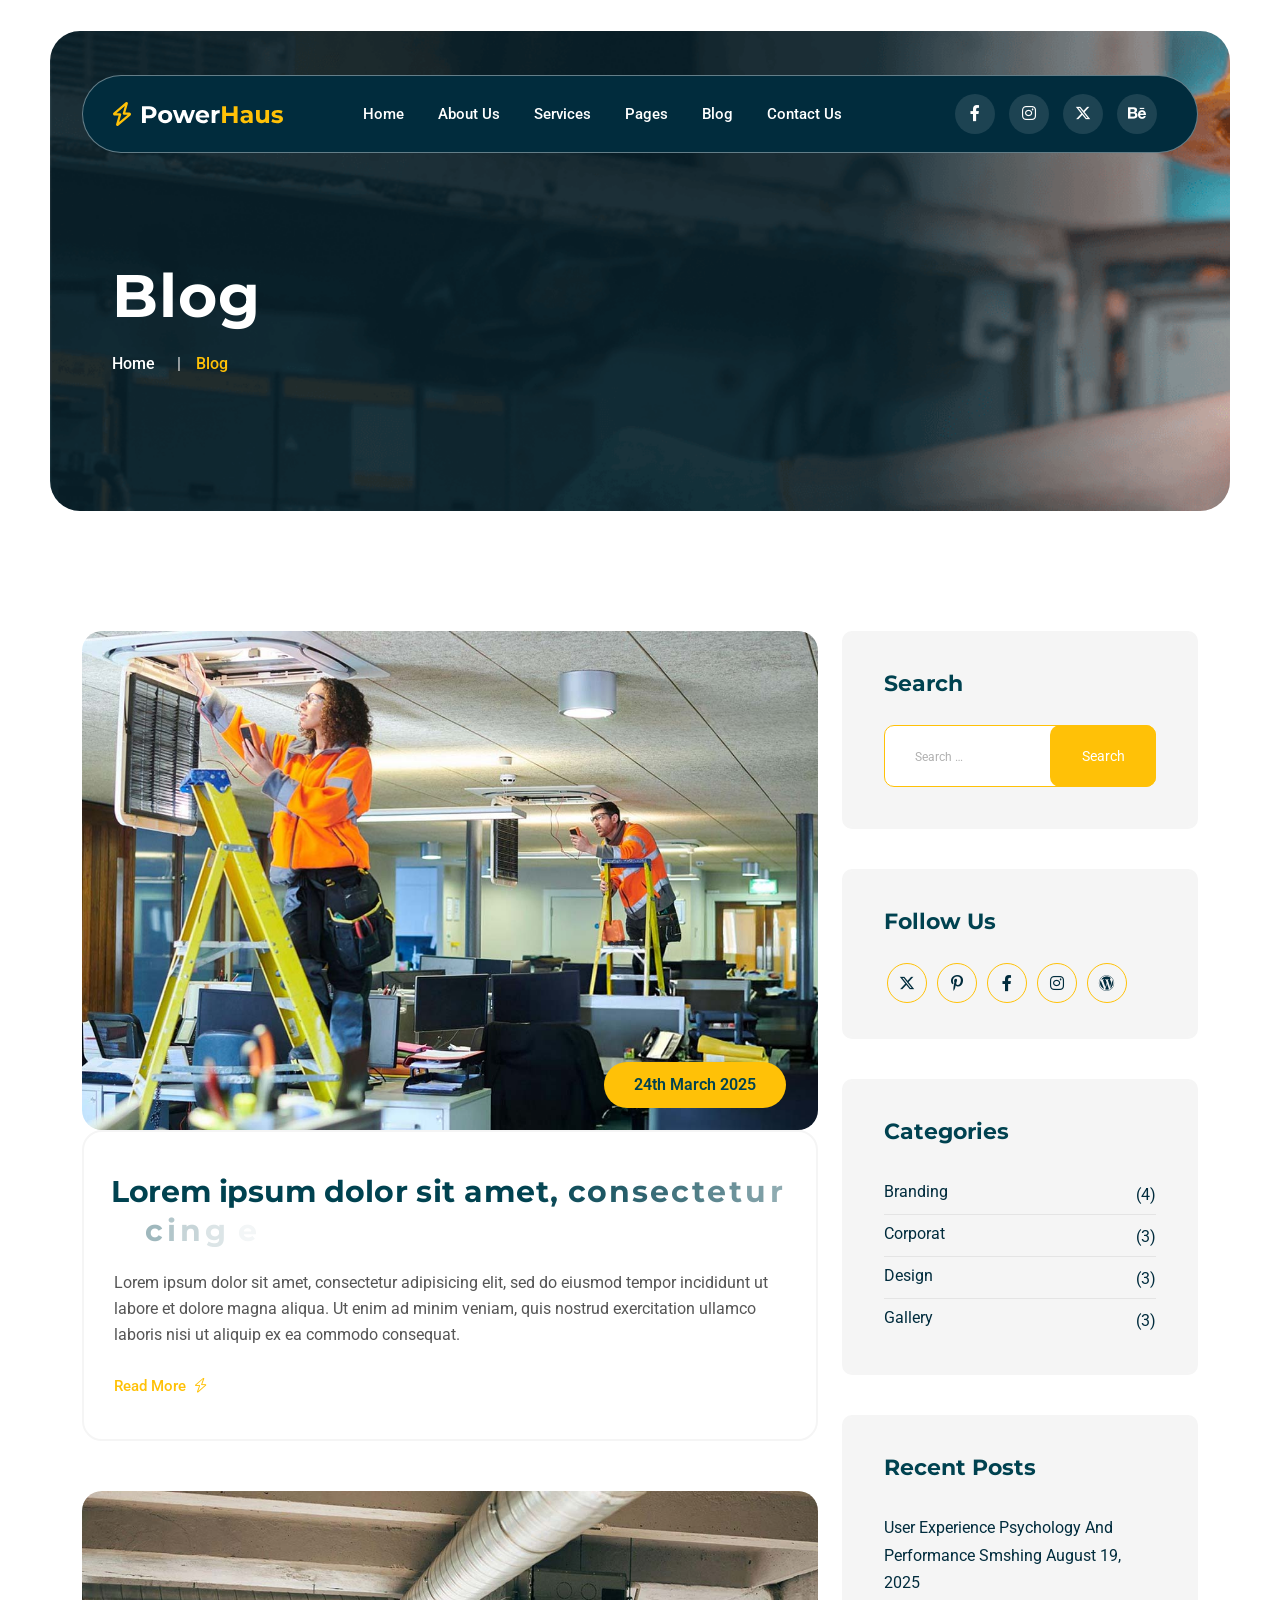
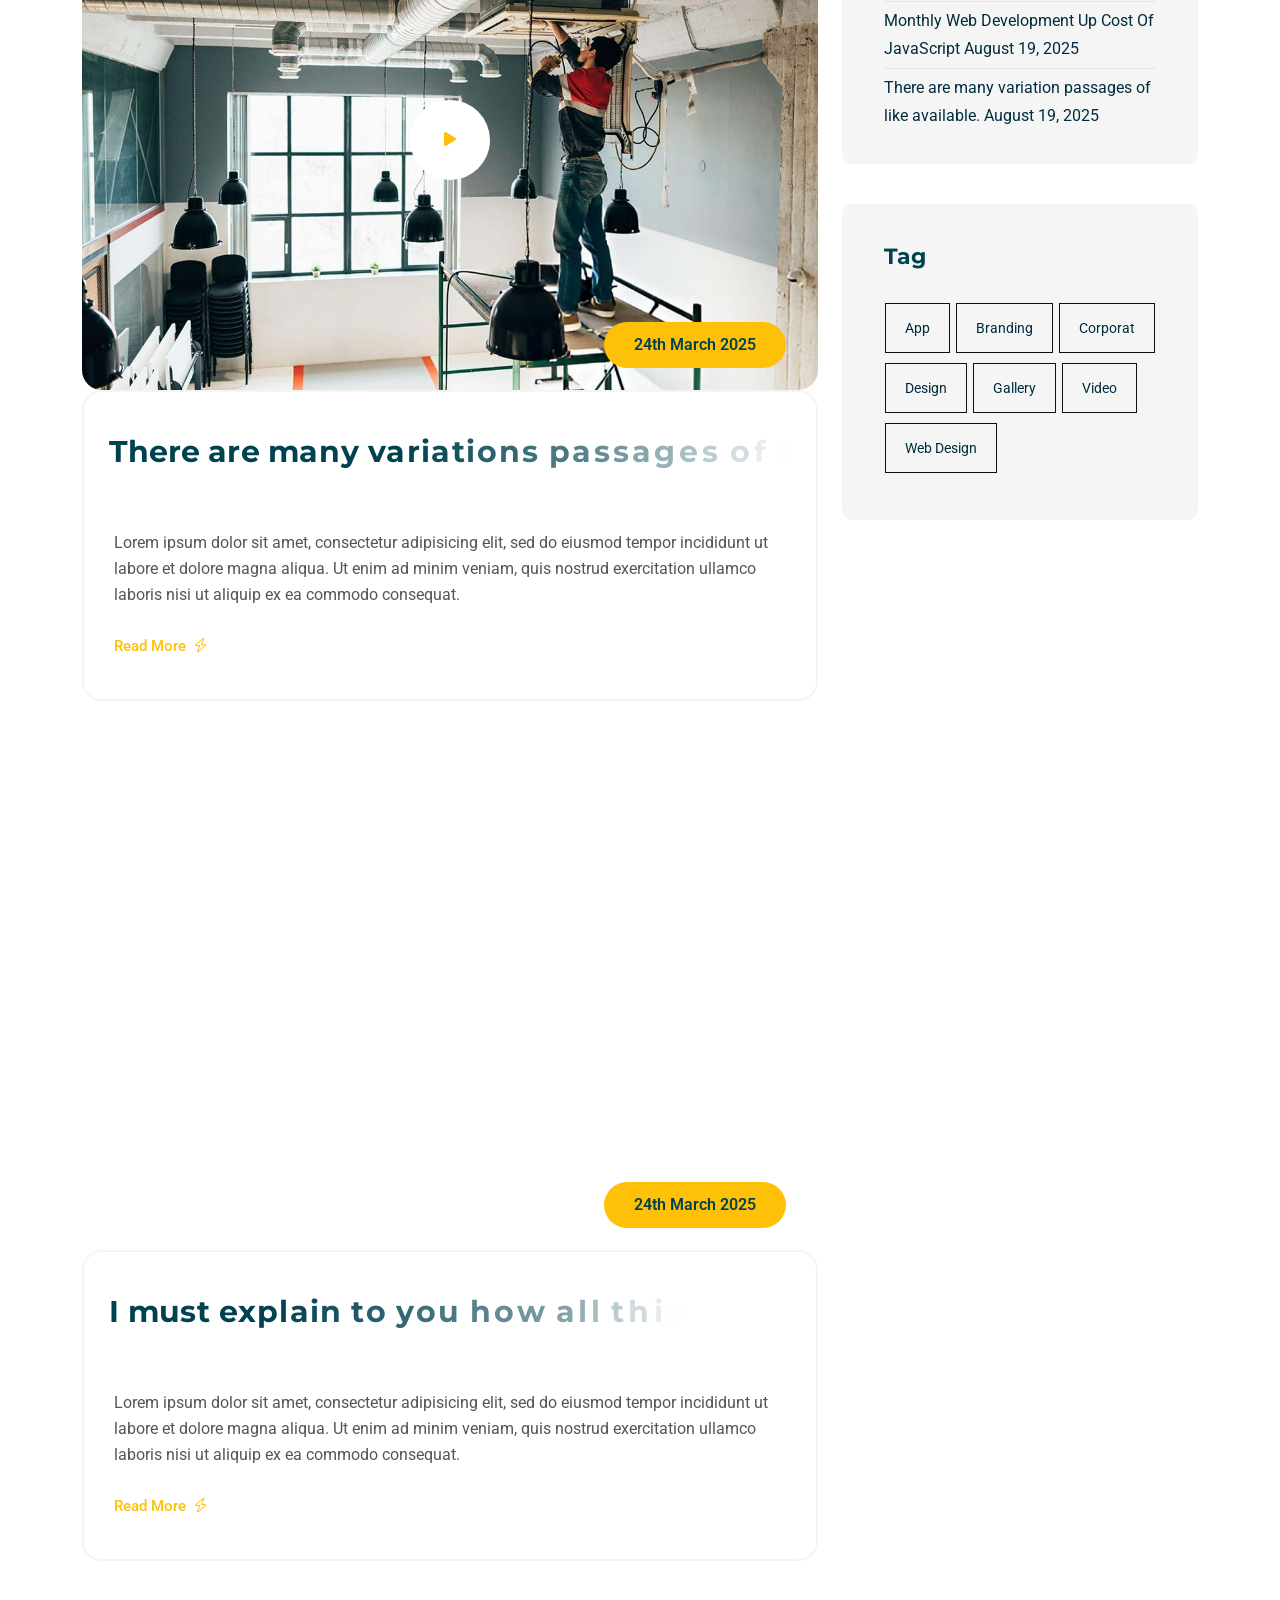
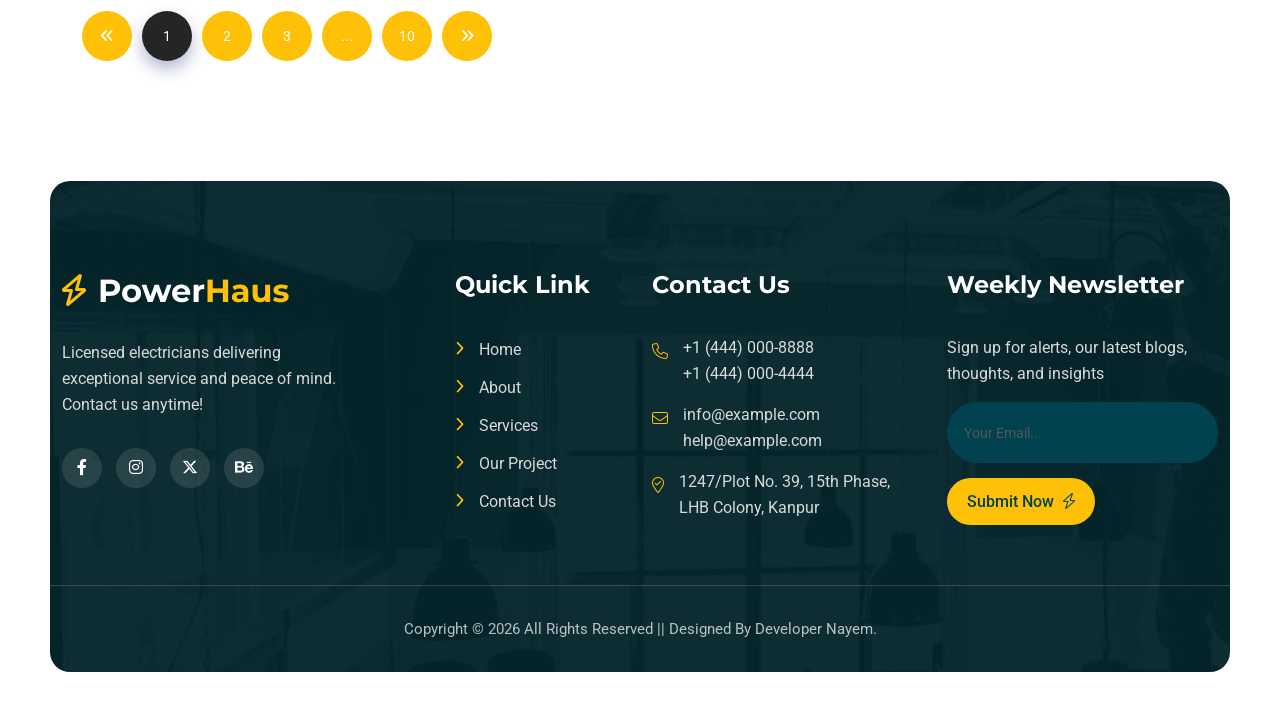
<file: blog.html>
<!doctype html>
<html class="no-js" lang="zxx">



<head>
    <meta charset="utf-8">
    <meta http-equiv="x-ua-compatible" content="ie=edge">
    <title>Powerhaus - Dietitian & Wellness Website</title>
    <meta name="description" content="">
    <meta name="viewport" content="width=device-width, initial-scale=1">
    <link rel="shortcut icon" type="image/x-icon" href="img/favicon.ico">
    <!-- Place favicon.ico in the root directory -->

    <!-- CSS here -->
    <link rel="stylesheet" href="css/bootstrap.min.css">
    <link rel="stylesheet" href="css/animate.min.css">
    <link rel="stylesheet" href="css/magnific-popup.css">
    <link rel="stylesheet" href="fontawesome/css/all.min.css">
    <link rel="stylesheet" href="fontawesome-pro/css/all.min.css">
    <link rel="stylesheet" href="css/dripicons.css">
    <link rel="stylesheet" href="css/slick.css">
    <link rel="stylesheet" href="css/meanmenu.css">
    <link rel="stylesheet" href="css/default.css">
    <link rel="stylesheet" href="css/style.css">
    <link rel="stylesheet" href="css/swiper.min.css">
    <link rel="stylesheet" href="css/responsive.css">
</head>

<body>
    <!--  Preloader  -->
    <div id="preloader" class="loader-wrapper">
        <div id="loading" class="loader"> </div>
    </div>
    <!--  Preloader end  -->
    <!-- header -->
    <header class="header-area header-two">
        <div id="header-sticky3" class="menu-area">
            <div class="container-fluid pl-50 pr-50">

                <div class="container">
                    <div class="second-menu">
                        <div class="row align-items-center">
                            <div class="col-xl-3 col-lg-2 col-md-5">
                                <div class="logo">
                                    <a href="index.html"><img src="img/logo/logo.svg" alt="logo"></a>
                                </div>
                            </div>
                            <div class="col-xl-6 col-lg-10">

                                <div class="main-menu text-center">
                                    <nav id="mobile-menu">
                                        <ul>
                                            <li class="has-sub">
                                                <a href="index.html">Home</a>
                                                <ul>
                                                    <li><a href="index.html">Home Page Main</a></li>
                                                    <li><a href="index-2.html">Home Hero Slider</a></li>
                                                   
                                                </ul>
                                            </li>
                                            <li><a href="about.html">About Us</a></li>
                                            <li class="has-sub">
                                                <a href="services.html">Services</a>
                                                <ul>
                                                    <li><a href="services.html">Services</a></li>
                                                    <li><a href="single-service.html">Services Details</a></li>
                                                </ul>
                                            </li>

                                            <li class="has-sub">
                                                <a href="#">Pages</a>
                                                <ul>
                                                    <li><a href="projects.html">Gallery</a></li>
                                                    <li><a href="pricing.html">Pricing</a></li>
                                                    <li><a href="team.html">Team</a></li>
                                                    <li><a href="faq.html">Faq</a></li>
                                                </ul>
                                            </li>
                                            <li class="has-sub">
                                                <a href="#">Blog</a>
                                                <ul>
                                                    <li><a href="blog.html">Blog</a></li>
                                                    <li><a href="blog-details.html">Blog Details</a></li>
                                                </ul>
                                            </li>
                                            <li><a href="contact.html">Contact Us</a></li>
                                        </ul>
                                    </nav>
                                </div>
                            </div>
                            <div class="col-xl-3 col-lg-5 d-none d-xl-block text-right">
                                <div class="footer-social">
                                    <a href="#"><i class="fab fa-facebook-f"></i></a>
                                    <a href="#"><i class="fab fa-instagram"></i></a>
                                    <a href="#"><i class="fa-brands fa-x-twitter"></i></a>
                                    <a href="#"><i class="fab fa-behance"></i></a>
                                </div>

                            </div>

                            <div class="col-12">
                                <div class="mobile-menu"></div>
                            </div>
                        </div>
                    </div>
                </div>

            </div>
        </div>
    </header>
    <!-- header-end -->
    <!-- offcanvas-area -->
    <div class="offcanvas-menu">
        <span class="menu-close"><i class="fas fa-times"></i></span>
        <form role="search" method="get" id="searchform" class="searchform" action="#">
            <input type="text" name="s" id="search" placeholder="Search" />
            <button><i class="fa fa-search"></i></button>
        </form>
        <div id="cssmenu2" class="menu-one-page-menu-container">
            <ul id="menu-one-page-menu-12" class="menu">
                <li class="menu-item menu-item-type-custom menu-item-object-custom"><a href="#home"><span>+8 12 3456897</span></a></li>
                <li class="menu-item menu-item-type-custom menu-item-object-custom"><a href="#howitwork"><span>info@example.com</span></a></li>
            </ul>
        </div>
    </div>
    <div class="offcanvas-overly"></div>
    <!-- offcanvas-end -->

    <!-- main-area -->
    <main>
        <!-- breadcrumb-area -->
        <section class="pl-50 pr-50 ">
            <div class="breadcrumb-area d-flex justify-content-center align-items-center" style="background-image:url(img/bg/bdrc-bg.png)">
                <div class="container">
                    <div class="row align-items-center">
                        <div class="col-xl-12 col-lg-12">
                            <div class="breadcrumb-wrap text-center">
                                <div class="breadcrumb-title">
                                    <h2>Blog</h2>
                                    <div class="breadcrumb-wrap">

                                        <nav aria-label="breadcrumb">
                                            <ol class="breadcrumb">
                                                <li class="breadcrumb-item"><a href="index.html">Home</a></li>
                                                <li class="breadcrumb-item active" aria-current="page">Blog</li>
                                            </ol>
                                        </nav>
                                    </div>
                                </div>
                            </div>
                        </div>

                    </div>
                </div>
            </div>
        </section>
        <!-- breadcrumb-area-end -->
        <!-- inner-blog -->
        <section class="inner-blog pt-120 pb-105">
            <div class="container">
                <div class="row">
                    <div class="col-lg-8">
                        <div class="bsingle__post mb-50">
                            <div class="bsingle__post-thumb img-custom-anim-left wow fadeInLeft" data-delay=".1s">
                                <img src="img/blog/inner_b1.jpg" alt="">
                            </div>
                            <div class="bsingle__content">
                                <div class="date-home">
                                    24th March 2025
                                </div>
                                <h2 class="text-anime-style-3"><a href="blog-details.html">Lorem ipsum dolor sit amet, consectetur
                                        cing elit, sed do eiusmod tempor.</a></h2>
                                <p>Lorem ipsum dolor sit amet, consectetur adipisicing elit, sed do eiusmod tempor incididunt ut labore et dolore magna aliqua. Ut enim ad minim veniam, quis nostrud exercitation ullamco laboris nisi ut aliquip ex ea commodo consequat.</p>
                                <div class="blog__btn">
                                    <a href="blog-details.html">Read More <i class="fa-light fa-bolt"></i></a>
                                </div>
                            </div>
                        </div>
                        <div class="bsingle__post mb-50">
                            <div class="bsingle__post-thumb video-p img-custom-anim-left wow fadeInLeft" data-delay=".1s">
                                <img src="img/blog/inner_b2.jpg" alt="">
                                <a href="https://www.youtube.com/watch?v=gyGsPlt06bo" class="video-i popup-video"><i class="fas fa-play"></i></a>
                            </div>
                            <div class="bsingle__content">
                                <div class="date-home">
                                    24th March 2025
                                </div>
                                <h2 class="text-anime-style-3"><a href="blog-details.html">There are many variations passages of like consectetur lorem ipsum available.</a></h2>
                                <p>Lorem ipsum dolor sit amet, consectetur adipisicing elit, sed do eiusmod tempor incididunt ut labore et dolore magna aliqua. Ut enim ad minim veniam, quis nostrud exercitation ullamco laboris nisi ut aliquip ex ea commodo consequat.</p>
                                <div class="blog__btn">
                                    <a href="blog-details.html">Read More <i class="fa-light fa-bolt"></i></a>
                                </div>
                            </div>
                        </div>
                        <div class="bsingle__post mb-50">
                            <div class="bsingle__post-thumb blog-active img-custom-anim-left wow fadeInLeft" data-delay=".1s">
                                <div class="slide-post">
                                    <img src="img/blog/inner_b3.jpg" alt="">
                                </div>
                                <div class="slide-post">
                                    <img src="img/blog/inner_b2.jpg" alt="">
                                </div>
                                <div class="slide-post">
                                    <img src="img/blog/inner_b1.jpg" alt="">
                                </div>
                            </div>
                            <div class="bsingle__content">
                                <div class="date-home">
                                    24th March 2025
                                </div>
                                <h2 class="text-anime-style-3"><a href="blog-details.html">I must explain to you how all this mistaken idea of denouncing pleasure.</a></h2>
                                <p>Lorem ipsum dolor sit amet, consectetur adipisicing elit, sed do eiusmod tempor incididunt ut labore et dolore magna aliqua. Ut enim ad minim veniam, quis nostrud exercitation ullamco laboris nisi ut aliquip ex ea commodo consequat.</p>
                                <div class="blog__btn">
                                    <a href="blog-details.html">Read More <i class="fa-light fa-bolt"></i></a>
                                </div>
                            </div>
                        </div>

                        <div class="pagination-wrap">
                            <nav>
                                <ul class="pagination">
                                    <li class="page-item"><a href="#"><i class="fas fa-angle-double-left"></i></a></li>
                                    <li class="page-item active"><a href="#">1</a></li>
                                    <li class="page-item"><a href="#">2</a></li>
                                    <li class="page-item"><a href="#">3</a></li>
                                    <li class="page-item"><a href="#">...</a></li>
                                    <li class="page-item"><a href="#">10</a></li>
                                    <li class="page-item"><a href="#"><i class="fas fa-angle-double-right"></i></a></li>
                                </ul>
                            </nav>
                        </div>
                    </div>
                    <div class="col-sm-12 col-md-12 col-lg-4">
                        <aside class="sidebar-widget">
                            <section id="search-3" class="widget widget_search">
                                <h2 class="widget-title">Search</h2>
                                <form role="search" method="get" class="search-form" action="#">
                                    <label>
                                        <span class="screen-reader-text">Search for:</span>
                                        <input type="search" class="search-field" placeholder="Search &hellip;" value="" name="s" />
                                    </label>
                                    <input type="submit" class="search-submit" value="Search" />
                                </form>
                            </section>
                            <section id="custom_html-5" class="widget_text widget widget_custom_html">
                                <h2 class="widget-title">Follow Us</h2>
                                <div class="textwidget custom-html-widget">
                                    <div class="widget-social">
                                        <a href="#"><i class="fa-brands fa-x-twitter"></i></a>
                                        <a href="#"><i class="fab fa-pinterest-p"></i></a>
                                        <a href="#"><i class="fab fa-facebook-f"></i></a>
                                        <a href="#"><i class="fab fa-instagram"></i></a>
                                        <a href="#"><i class="fab fa-wordpress"></i></a>
                                    </div>
                                </div>
                            </section>
                            <section id="categories-1" class="widget widget_categories">
                                <h2 class="widget-title">Categories</h2>
                                <ul>
                                    <li class="cat-item cat-item-16"><a href="#">Branding</a> (4)</li>
                                    <li class="cat-item cat-item-23"><a href="#">Corporat</a> (3)</li>
                                    <li class="cat-item cat-item-18"><a href="#">Design</a> (3)</li>
                                    <li class="cat-item cat-item-22"><a href="#">Gallery</a> (3)</li>
                                </ul>
                            </section>
                            <section id="recent-posts-4" class="widget widget_recent_entries">
                                <h2 class="widget-title">Recent Posts</h2>
                                <ul>
                                    <li>
                                        <a href="#">User Experience Psychology And Performance Smshing</a>
                                        <span class="post-date">August 19, 2025</span>
                                    </li>
                                    <li>
                                        <a href="#">Monthly Web Development Up Cost Of JavaScript</a>
                                        <span class="post-date">August 19, 2025</span>
                                    </li>
                                    <li>
                                        <a href="#">There are many variation passages of like available.</a>
                                        <span class="post-date">August 19, 2025</span>
                                    </li>
                                </ul>
                            </section>
                            <section id="tag_cloud-1" class="widget widget_tag_cloud">
                                <h2 class="widget-title">Tag</h2>
                                <div class="tagcloud">
                                    <a href="#" class="tag-cloud-link tag-link-28 tag-link-position-1" style="font-size: 8pt;" aria-label="app (1 item)">app</a>
                                    <a href="#" class="tag-cloud-link tag-link-17 tag-link-position-2" style="font-size: 8pt;" aria-label="Branding (1 item)">Branding</a>
                                    <a href="#" class="tag-cloud-link tag-link-20 tag-link-position-3" style="font-size: 8pt;" aria-label="corporat (1 item)">corporat</a>
                                    <a href="#" class="tag-cloud-link tag-link-24 tag-link-position-4" style="font-size: 16.4pt;" aria-label="Design (2 items)">Design</a>
                                    <a href="#" class="tag-cloud-link tag-link-25 tag-link-position-5" style="font-size: 22pt;" aria-label="gallery (3 items)">gallery</a>
                                    <a href="#" class="tag-cloud-link tag-link-26 tag-link-position-6" style="font-size: 8pt;" aria-label="video (1 item)">video</a>
                                    <a href="#" class="tag-cloud-link tag-link-29 tag-link-position-7" style="font-size: 16.4pt;" aria-label="web design (2 items)">web design</a>
                                </div>
                            </section>
                        </aside>
                    </div>
                </div>
            </div>
        </section>
        <!-- inner-blog-end -->
    </main>
    <!-- main-area-end -->
    <!-- footer -->
    <footer class="footer-bg footer-p mb-50">
        <div class="footer-top pt-90" style="background-image: url(img/bg/footer-bg.png); background-repeat: no-repeat; background-size: cover;">
            <div class="container">
                <div class="row justify-content-between">
                    <div class="col-xl-4 col-lg-4 col-sm-6">
                        <div class="footer-widget mb-30">
                            <div class="f-widget-title mb-30">
                                <img src="img/logo/f_logo.png" alt="img">
                            </div>
                            <p class="pr-90">Licensed electricians delivering exceptional service and peace of mind. Contact us anytime!</p>
                            <div class="footer-social mt-30">
                                <a href="#"><i class="fab fa-facebook-f"></i></a>
                                <a href="#"><i class="fab fa-instagram"></i></a>
                                <a href="#"><i class="fa-brands fa-x-twitter"></i></a>
                                <a href="#"><i class="fab fa-behance"></i></a>
                            </div>
                        </div>
                    </div>
                    <div class="col-xl-2 col-lg-2 col-sm-6">
                        <div class="footer-widget mb-30">
                            <div class="f-widget-title">
                                <h2>Quick Link</h2>
                            </div>
                            <div class="footer-link">
                                <ul>
                                    <li><a href="about.html">Home</a></li>
                                    <li><a href="about.html">about</a></li>
                                    <li><a href="services.html">services</a></li>
                                    <li><a href="projects.html">Our Project</a></li>
                                    <li><a href="contact.html">Contact Us</a></li>
                                </ul>
                            </div>
                        </div>
                    </div>
                    <div class="col-xl-3 col-lg-3 col-sm-6">
                        <div class="footer-widget mb-30">
                            <div class="f-widget-title">
                                <h2>Contact Us</h2>
                            </div>
                            <div class="f-contact">
                                <ul>
                                    <li>
                                        <i class="icon fal fa-phone"></i>
                                        <span><a href="tel:+14440008888">+1 (444) 000-8888</a><br><a href="tel:+14440004444">+1 (444) 000-4444</a></span>
                                    </li>
                                    <li><i class="icon fal fa-envelope"></i>
                                        <span>
                                            <a href="mailto:info@example.com">info@example.com</a>
                                            <br>
                                            <a href="mailto:help@example.com">help@example.com</a>
                                        </span>
                                    </li>
                                    <li>
                                        <i class="icon fal fa-map-marker-check"></i>
                                        <span>1247/Plot No. 39, 15th Phase,<br> LHB Colony, Kanpur</span>
                                    </li>
                                </ul>
                            </div>
                        </div>
                    </div>
                    <div class="col-xl-3 col-lg-3 col-sm-6">
                        <div class="footer-widget mb-30">
                            <div class="f-widget-title">
                                <h2>Weekly Newsletter</h2>
                            </div>
                            <div class="footer-link">
                                <p>Sign up for alerts, our latest blogs, thoughts, and insights</p>
                                <div class="subricbe p-relative" data-animation="fadeInDown" data-delay=".4s">
                                    <form action="https://htmldemo.zcubethemes.com/powerhaus/news-mail.php" method="post" class="contact-form ">
                                        <input type="text" id="email2" name="email2" class="header-input" placeholder="Your Email..." required="">
                                        <button class="btn header-btn"> Submit Now <i class="fa-light fa-bolt"></i> </button>
                                    </form>
                                </div>
                            </div>

                        </div>
                    </div>
                </div>
            </div>
            <div class="copyright-wrap">
                <div class="container">
                    <div class="row align-items-center text-center">
                        <div class="col-lg-12 col-md-12">
                           Copyright © 2026 All Rights Reserved || Designed By Developer Nayem.
                        </div>
                    </div>
                </div>
            </div>
        </div>
    </footer>
    <!-- footer-end -->
    <!-- JS here -->
    <script src="js/vendor/modernizr-3.5.0.min.js"></script>
    <script src="js/vendor/jquery-3.6.0.min.js"></script>
    <script src="js/popper.min.js"></script>
    <script src="js/bootstrap.min.js"></script>
    <script src="js/slick.min.js"></script>
    <script src="js/wow.min.js"></script>
    <script src="js/js_isotope.pkgd.min.js"></script>
    <script src="js/imagesloaded.min.js"></script>
    <script src="js/parallax.min.js"></script>
    <script src="js/jquery.waypoints.min.js"></script>
    <script src="js/jquery.counterup.min.js"></script>
    <script src="js/jquery.scrollUp.min.js"></script>
    <script src="js/swiper.min.js"></script>
    <script src="js/jquery.meanmenu.min.js"></script>
    <script src="js/jquery.magnific-popup.min.js"></script>
    <!--gsap js file -->
    <script src="js/gsap.min.js"></script>
    <!-- Text Effect js file -->
    <script src="js/SplitText.js"></script>
    <script src="js/ScrollTrigger.min.js"></script>
    <script src="js/main.js"></script>
</body>



</html>
</file>
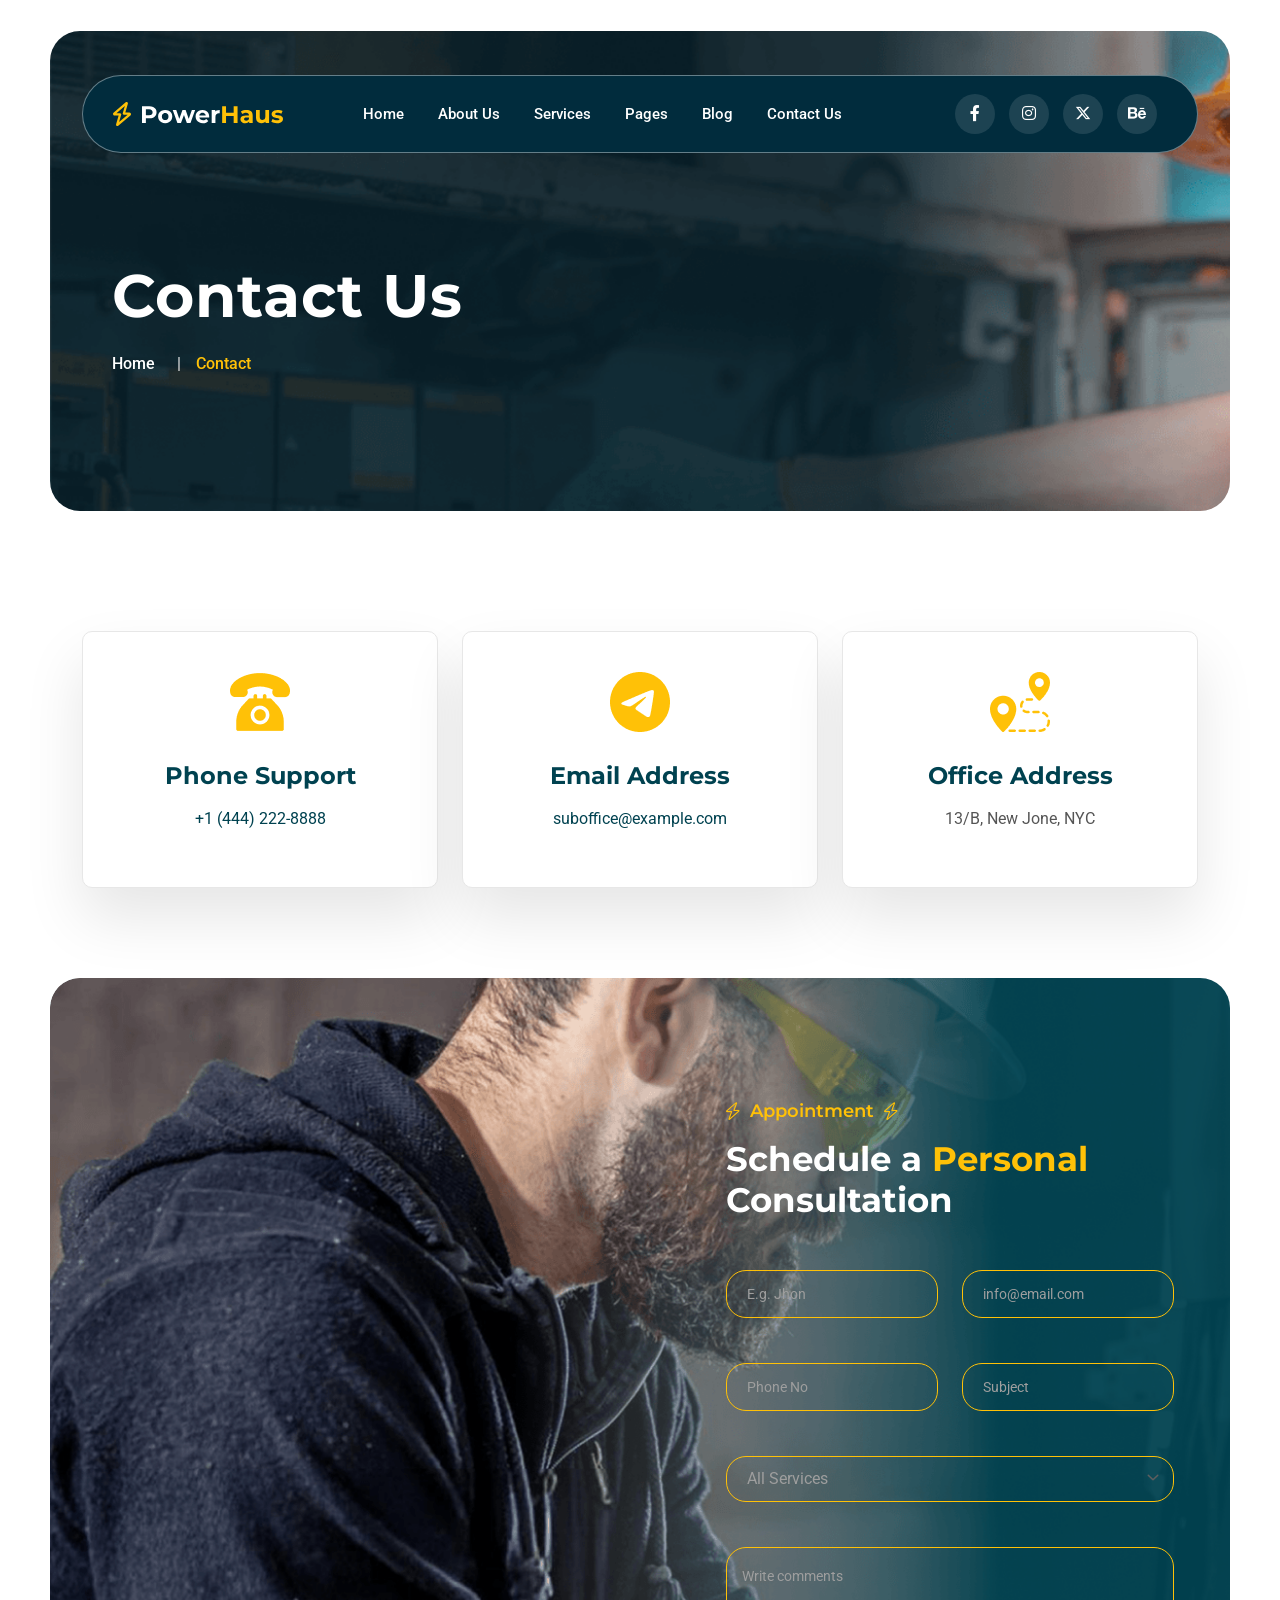
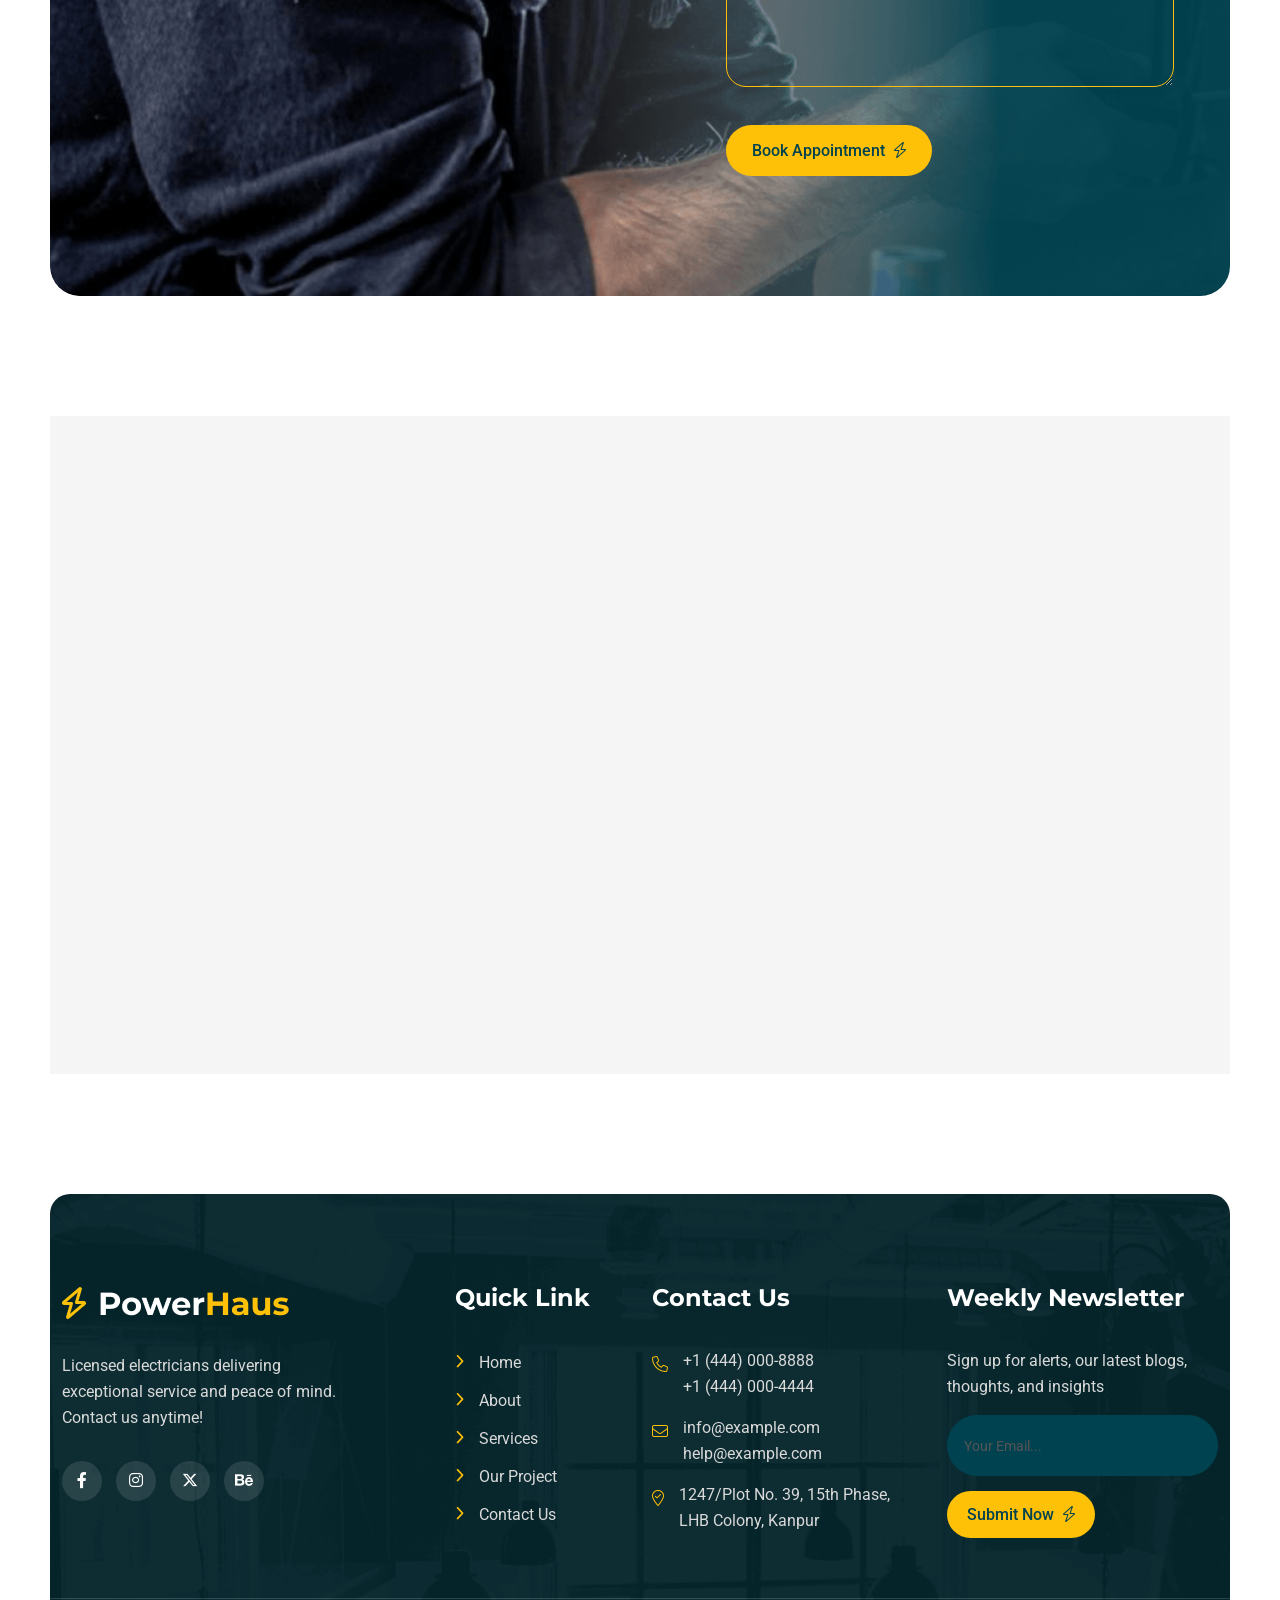
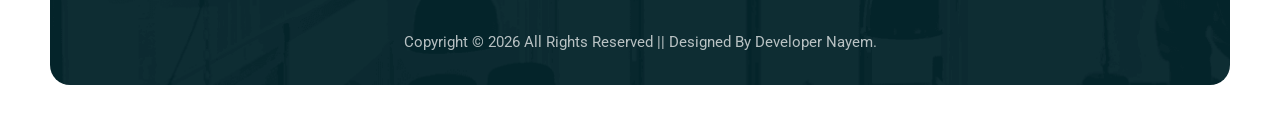
<file: contact.html>
<!doctype html>
<html class="no-js" lang="zxx">



<head>
    <meta charset="utf-8">
    <meta http-equiv="x-ua-compatible" content="ie=edge">
    <title>Powerhaus - Dietitian & Wellness Website </title>
    <meta name="description" content="">
    <meta name="viewport" content="width=device-width, initial-scale=1">
    <link rel="shortcut icon" type="image/x-icon" href="img/favicon.ico">
    <!-- Place favicon.ico in the root directory -->

    <!-- CSS here -->
    <link rel="stylesheet" href="css/bootstrap.min.css">
    <link rel="stylesheet" href="css/animate.min.css">
    <link rel="stylesheet" href="css/magnific-popup.css">
    <link rel="stylesheet" href="fontawesome/css/all.min.css">
    <link rel="stylesheet" href="fontawesome-pro/css/all.min.css">
    <link rel="stylesheet" href="css/dripicons.css">
    <link rel="stylesheet" href="css/slick.css">
    <link rel="stylesheet" href="css/meanmenu.css">
    <link rel="stylesheet" href="css/default.css">
    <link rel="stylesheet" href="css/style.css">
    <link rel="stylesheet" href="css/swiper.min.css">
    <link rel="stylesheet" href="css/responsive.css">
</head>

<body>
    <!--  Preloader  -->
    <div id="preloader" class="loader-wrapper">
        <div id="loading" class="loader"> </div>
    </div>
    <!--  Preloader end  -->
    <!-- header -->
    <header class="header-area header-two">
        <div id="header-sticky3" class="menu-area">
            <div class="container-fluid pl-50 pr-50">

                <div class="container">
                    <div class="second-menu">
                        <div class="row align-items-center">
                            <div class="col-xl-3 col-lg-2 col-md-5">
                                <div class="logo">
                                    <a href="index.html"><img src="img/logo/logo.svg" alt="logo"></a>
                                </div>
                            </div>
                            <div class="col-xl-6 col-lg-10">

                                <div class="main-menu text-center">
                                    <nav id="mobile-menu">
                                        <ul>
                                            <li class="has-sub">
                                                <a href="index.html">Home</a>
                                                <ul>
                                                    <li><a href="index.html">Home Page Main</a></li>
                                                    <li><a href="index-2.html">Home Hero Slider</a></li>
                                                   
                                                </ul>
                                            </li>
                                            <li><a href="about.html">About Us</a></li>
                                            <li class="has-sub">
                                                <a href="services.html">Services</a>
                                                <ul>
                                                    <li><a href="services.html">Services</a></li>
                                                    <li><a href="single-service.html">Services Details</a></li>
                                                </ul>
                                            </li>

                                            <li class="has-sub">
                                                <a href="#">Pages</a>
                                                <ul>
                                                    <li><a href="projects.html">Gallery</a></li>
                                                    <li><a href="pricing.html">Pricing</a></li>
                                                    <li><a href="team.html">Team</a></li>
                                                    <li><a href="faq.html">Faq</a></li>
                                                </ul>
                                            </li>
                                            <li class="has-sub">
                                                <a href="#">Blog</a>
                                                <ul>
                                                    <li><a href="blog.html">Blog</a></li>
                                                    <li><a href="blog-details.html">Blog Details</a></li>
                                                </ul>
                                            </li>
                                            <li><a href="contact.html">Contact Us</a></li>
                                        </ul>
                                    </nav>
                                </div>
                            </div>
                            <div class="col-xl-3 col-lg-5 d-none d-xl-block text-right">
                                <div class="footer-social">
                                    <a href="#"><i class="fab fa-facebook-f"></i></a>
                                    <a href="#"><i class="fab fa-instagram"></i></a>
                                    <a href="#"><i class="fa-brands fa-x-twitter"></i></a>
                                    <a href="#"><i class="fab fa-behance"></i></a>
                                </div>

                            </div>

                            <div class="col-12">
                                <div class="mobile-menu"></div>
                            </div>
                        </div>
                    </div>
                </div>

            </div>
        </div>
    </header>
    <!-- header-end -->
    <!-- offcanvas-area -->
    <div class="offcanvas-menu">
        <span class="menu-close"><i class="fas fa-times"></i></span>
        <form role="search" method="get" id="searchform" class="searchform" action="#">
            <input type="text" name="s" id="search" placeholder="Search" />
            <button><i class="fa fa-search"></i></button>
        </form>
        <div id="cssmenu2" class="menu-one-page-menu-container">
            <ul id="menu-one-page-menu-12" class="menu">
                <li class="menu-item menu-item-type-custom menu-item-object-custom"><a href="#home"><span>+8 12 3456897</span></a></li>
                <li class="menu-item menu-item-type-custom menu-item-object-custom"><a href="#howitwork"><span>info@example.com</span></a></li>
            </ul>
        </div>
    </div>
    <div class="offcanvas-overly"></div>
    <!-- offcanvas-end -->

    <!-- main-area -->
    <main>
        <!-- breadcrumb-area -->
        <section class="pl-50 pr-50 ">
            <div class="breadcrumb-area d-flex justify-content-center align-items-center" style="background-image:url(img/bg/bdrc-bg.png)">
                <div class="container">
                    <div class="row align-items-center">
                        <div class="col-xl-12 col-lg-12">
                            <div class="breadcrumb-wrap text-center">
                                <div class="breadcrumb-title">
                                    <h2>Contact Us</h2>
                                    <div class="breadcrumb-wrap">

                                        <nav aria-label="breadcrumb">
                                            <ol class="breadcrumb">
                                                <li class="breadcrumb-item"><a href="index.html">Home</a></li>
                                                <li class="breadcrumb-item active" aria-current="page">Contact</li>
                                            </ol>
                                        </nav>
                                    </div>
                                </div>
                            </div>
                        </div>

                    </div>
                </div>
            </div>
        </section>
        <!-- breadcrumb-area-end -->
        <section class="contact-info fade-slide bottom pt-120 pb-90">
            <div class="container">
                <div class="row">
                    <div class="col-lg-4 col-md-12">
                        <div class="contact-box text-center fade-slide bottom">
                            <div class="services-icon">
                                <img src="img/bg/contact-icon01.png" alt="image">
                            </div>
                            <div class="services-content2">
                                <h5>Phone Support</h5>
                                <p><a href="tel:+14440008888">+1 (444) 222-8888</a></p>
                            </div>
                        </div>
                    </div>
                    <div class="col-lg-4 col-md-12">
                        <div class="contact-box text-center fade-slide bottom">
                            <div class="services-icon">
                                <img src="img/bg/contact-icon02.png" alt="image">
                            </div>
                            <div class="services-content2">
                                <h5>Email Address</h5>
                                <p><a href="mailto:jobs@webtrueexample.com">suboffice@example.com</a></p>
                            </div>
                        </div>
                    </div>
                    <div class="col-lg-4 col-md-12">
                        <div class="contact-box text-center fade-slide bottom">
                            <div class="services-icon">
                                <img src="img/bg/contact-icon03.png" alt="image">
                            </div>
                            <div class="services-content2">
                                <h5>Office Address</h5>
                                <p>13/B, New Jone, NYC</p>
                            </div>
                        </div>
                    </div>

                </div>
            </div>
        </section>
        <!-- contact-area -->
        <section class="contact-bg p-relative">
            <div class="container-box pt-120 pb-120" style="background-image: url(img/bg/contact-bg.png); background-repeat: no-repeat; background-size: cover;">
                <div class="container booking-area">
                    <div class="row justify-content-center align-items-center">
                        <div class="col-lg-6 col-md-12">
                        </div>
                        <div class="col-lg-6 col-md-12 p-relative">
                            <!-- booking-area -->
                            <div class="p-relative">
                                <div class="container">
                                    <form action="#" class="contact-form pl-50">
                                        <div class="row align-items-center">
                                            <div class="col-lg-12">
                                                <div class="section-title mb-50">
                                                    <div class="sub-title"><i class="fa-light fa-bolt"></i> Appointment <i class="fa-light fa-bolt"></i></div>
                                                    <h2>
                                                        Schedule a <span>Personal</span> Consultation
                                                    </h2>
                                                </div>
                                            </div>
                                            <div class="col-lg-6 col-md-6">
                                                <div class="contact-field p-relative c-name mb-30">
                                                    <input type="text" id="firstn" name="firstn" placeholder="E.g. Jhon" required="">
                                                </div>
                                            </div>
                                            <div class="col-lg-6 col-md-6">
                                                <div class="contact-field p-relative c-name mb-30">
                                                    <input type="text" id="email" name="email" placeholder="info@email.com" required="">
                                                </div>
                                            </div>
                                            <div class="col-lg-6 col-md-6">
                                                <div class="contact-field p-relative c-name mb-30">
                                                    <input type="text" id="phone" name="phone" placeholder="Phone No" required="">
                                                </div>
                                            </div>
                                            <div class="col-lg-6 col-md-6">
                                                <div class="contact-field p-relative c-name mb-30">
                                                    <input type="text" id="subject" name="subject" placeholder="Subject" required="">
                                                </div>
                                            </div>
                                            <div class="col-lg-12 col-md-12">
                                                <div class="contact-field p-relative c-name mb-30">
                                                    <div class="select">
                                                        <select name="services" id="allservices">
                                                            <option value="sports-massage">All Services</option>
                                                            <option value="1">Services 1</option>
                                                            <option value="2">Services 2</option>
                                                            <option value="3">Services 3</option>
                                                        </select>
                                                    </div>
                                                </div>
                                            </div>
                                            <div class="col-lg-12 col-md-12">
                                                <div class="contact-field p-relative c-name mb-30">
                                                    <div class="select-2">
                                                        <textarea name="message" id="message" cols="30" rows="50" placeholder="Write comments"></textarea>
                                                    </div>
                                                </div>
                                            </div>
                                            <div class="col-lg-12">
                                                <div class="slider-btn">
                                                    <button class="btn ss-btn" data-animation="fadeInRight" data-delay=".8s"> Book Appointment <i class="fa-light fa-bolt"></i></button>
                                                </div>
                                            </div>
                                        </div>

                                    </form>

                                </div>
                            </div>
                            <!-- booking-area-end -->
                        </div>
                    </div>
                </div>
            </div>
        </section>
        <!-- contact-area-end -->
        <!-- contact-area -->
        <section class="contact-bg p-relative mt-120 mb-120">
            <div class="container-box">
                <!-- map-area-end -->
                <div class="map fix" style="background: #f5f5f5;">
                    <div class="container-flud">

                        <div class="row">
                            <div class="col-lg-12">
                                <iframe src="https://www.google.com/maps/embed?pb=!1m18!1m12!1m3!1d212867.83634504632!2d-112.24455686962897!3d33.52582710700138!2m3!1f0!2f0!3f0!3m2!1i1024!2i768!4f13.1!3m3!1m2!1s0x872b743829374b03%3A0xabaac255b1e43fbe!2sPlexus%20Worldwide!5e0!3m2!1sen!2sin!4v1618567685329!5m2!1sen!2sin" width="600" height="650" style="border:0;" allowfullscreen="" loading="lazy"></iframe>
                            </div>
                        </div>
                    </div>
                </div>
                <!-- map-area-end -->
            </div>
        </section>
        <!-- booking-area-end -->

    </main>
    <!-- main-area-end -->

    <!-- footer -->
    <footer class="footer-bg footer-p mb-50">
        <div class="footer-top pt-90" style="background-image: url(img/bg/footer-bg.png); background-repeat: no-repeat; background-size: cover;">
            <div class="container">
                <div class="row justify-content-between">
                    <div class="col-xl-4 col-lg-4 col-sm-6">
                        <div class="footer-widget mb-30">
                            <div class="f-widget-title mb-30">
                                <img src="img/logo/f_logo.png" alt="img">
                            </div>
                            <p class="pr-90">Licensed electricians delivering exceptional service and peace of mind. Contact us anytime!</p>
                            <div class="footer-social mt-30">
                                <a href="#"><i class="fab fa-facebook-f"></i></a>
                                <a href="#"><i class="fab fa-instagram"></i></a>
                                <a href="#"><i class="fa-brands fa-x-twitter"></i></a>
                                <a href="#"><i class="fab fa-behance"></i></a>
                            </div>
                        </div>
                    </div>
                    <div class="col-xl-2 col-lg-2 col-sm-6">
                        <div class="footer-widget mb-30">
                            <div class="f-widget-title">
                                <h2>Quick Link</h2>
                            </div>
                            <div class="footer-link">
                                <ul>
                                    <li><a href="about.html">Home</a></li>
                                    <li><a href="about.html">about</a></li>
                                    <li><a href="services.html">services</a></li>
                                    <li><a href="projects.html">Our Project</a></li>
                                    <li><a href="contact.html">Contact Us</a></li>
                                </ul>
                            </div>
                        </div>
                    </div>
                    <div class="col-xl-3 col-lg-3 col-sm-6">
                        <div class="footer-widget mb-30">
                            <div class="f-widget-title">
                                <h2>Contact Us</h2>
                            </div>
                            <div class="f-contact">
                                <ul>
                                    <li>
                                        <i class="icon fal fa-phone"></i>
                                        <span><a href="tel:+14440008888">+1 (444) 000-8888</a><br><a href="tel:+14440004444">+1 (444) 000-4444</a></span>
                                    </li>
                                    <li><i class="icon fal fa-envelope"></i>
                                        <span>
                                            <a href="mailto:info@example.com">info@example.com</a>
                                            <br>
                                            <a href="mailto:help@example.com">help@example.com</a>
                                        </span>
                                    </li>
                                    <li>
                                        <i class="icon fal fa-map-marker-check"></i>
                                        <span>1247/Plot No. 39, 15th Phase,<br> LHB Colony, Kanpur</span>
                                    </li>
                                </ul>
                            </div>
                        </div>
                    </div>
                    <div class="col-xl-3 col-lg-3 col-sm-6">
                        <div class="footer-widget mb-30">
                            <div class="f-widget-title">
                                <h2>Weekly Newsletter</h2>
                            </div>
                            <div class="footer-link">
                                <p>Sign up for alerts, our latest blogs, thoughts, and insights</p>
                                <div class="subricbe p-relative" data-animation="fadeInDown" data-delay=".4s">
                                    <form action="https://htmldemo.zcubethemes.com/powerhaus/news-mail.php" method="post" class="contact-form ">
                                        <input type="text" id="email2" name="email2" class="header-input" placeholder="Your Email..." required="">
                                        <button class="btn header-btn"> Submit Now <i class="fa-light fa-bolt"></i> </button>
                                    </form>
                                </div>
                            </div>

                        </div>
                    </div>
                </div>
            </div>
            <div class="copyright-wrap">
                <div class="container">
                    <div class="row align-items-center text-center">
                        <div class="col-lg-12 col-md-12">
                           Copyright © 2026 All Rights Reserved || Designed By Developer Nayem.
                        </div>
                    </div>
                </div>
            </div>
        </div>
    </footer>
    <!-- footer-end -->
    <!-- JS here -->
    <script src="js/vendor/modernizr-3.5.0.min.js"></script>
    <script src="js/vendor/jquery-3.6.0.min.js"></script>
    <script src="js/popper.min.js"></script>
    <script src="js/bootstrap.min.js"></script>
    <script src="js/slick.min.js"></script>
    <script src="js/wow.min.js"></script>
    <script src="js/js_isotope.pkgd.min.js"></script>
    <script src="js/imagesloaded.min.js"></script>
    <script src="js/parallax.min.js"></script>
    <script src="js/jquery.waypoints.min.js"></script>
    <script src="js/jquery.counterup.min.js"></script>
    <script src="js/jquery.scrollUp.min.js"></script>
    <script src="js/swiper.min.js"></script>
    <script src="js/jquery.meanmenu.min.js"></script>
    <script src="js/jquery.magnific-popup.min.js"></script>
    <!--gsap js file -->
    <script src="js/gsap.min.js"></script>
    <!-- Text Effect js file -->
    <script src="js/SplitText.js"></script>
    <script src="js/ScrollTrigger.min.js"></script>
    <script src="js/main.js"></script>
</body>


</html>
</file>
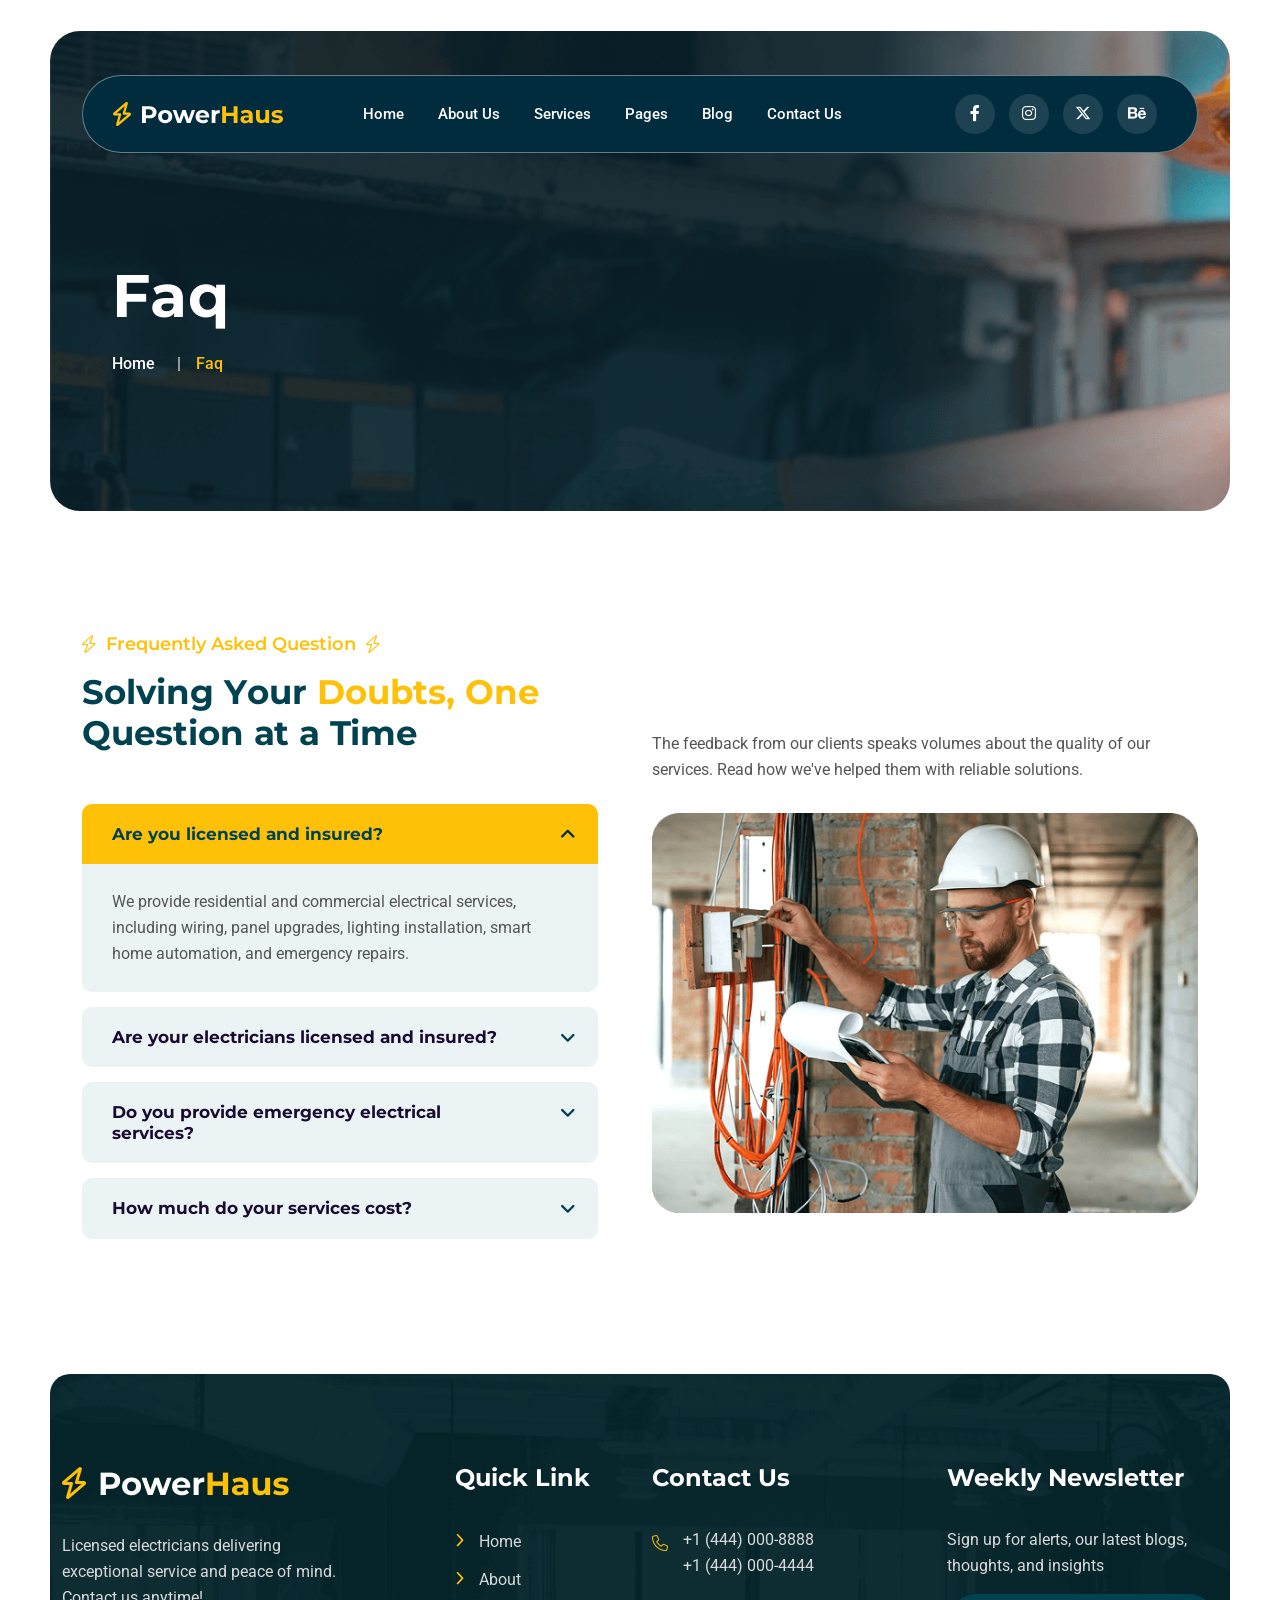
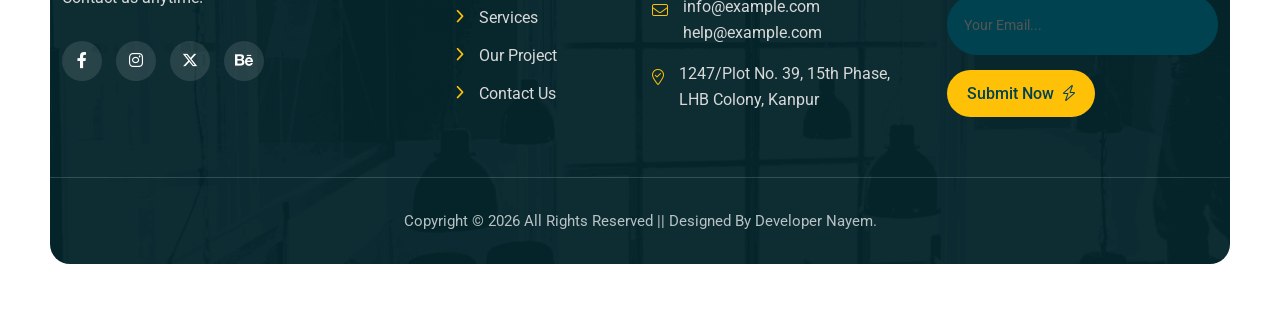
<file: faq.html>
<!doctype html>
<html class="no-js" lang="zxx">


<head>
    <meta charset="utf-8">
    <meta http-equiv="x-ua-compatible" content="ie=edge">
    <title>Powerhaus - Dietitian & Wellness Website </title>
    <meta name="description" content="">
    <meta name="viewport" content="width=device-width, initial-scale=1">
    <link rel="shortcut icon" type="image/x-icon" href="img/favicon.ico">
    <!-- Place favicon.ico in the root directory -->

    <!-- CSS here -->
    <link rel="stylesheet" href="css/bootstrap.min.css">
    <link rel="stylesheet" href="css/animate.min.css">
    <link rel="stylesheet" href="css/magnific-popup.css">
    <link rel="stylesheet" href="fontawesome/css/all.min.css">
    <link rel="stylesheet" href="fontawesome-pro/css/all.min.css">
    <link rel="stylesheet" href="css/dripicons.css">
    <link rel="stylesheet" href="css/slick.css">
    <link rel="stylesheet" href="css/meanmenu.css">
    <link rel="stylesheet" href="css/default.css">
    <link rel="stylesheet" href="css/style.css">
    <link rel="stylesheet" href="css/swiper.min.css">
    <link rel="stylesheet" href="css/responsive.css">
</head>

<body>
    <!--  Preloader  -->
    <div id="preloader" class="loader-wrapper">
        <div id="loading" class="loader"> </div>
    </div>
    <!--  Preloader end  -->
    <!-- header -->
    <header class="header-area header-two">
        <div id="header-sticky3" class="menu-area">
            <div class="container-fluid pl-50 pr-50">

                <div class="container">
                    <div class="second-menu">
                        <div class="row align-items-center">
                            <div class="col-xl-3 col-lg-2 col-md-5">
                                <div class="logo">
                                    <a href="index.html"><img src="img/logo/logo.svg" alt="logo"></a>
                                </div>
                            </div>
                            <div class="col-xl-6 col-lg-10">

                                <div class="main-menu text-center">
                                    <nav id="mobile-menu">
                                        <ul>
                                            <li class="has-sub">
                                                <a href="index.html">Home</a>
                                                <ul>
                                                    <li><a href="index.html">Home Page Main</a></li>
                                                    <li><a href="index-2.html">Home Hero Slider</a></li>
                                                   
                                                </ul>
                                            </li>
                                            <li><a href="about.html">About Us</a></li>
                                            <li class="has-sub">
                                                <a href="services.html">Services</a>
                                                <ul>
                                                    <li><a href="services.html">Services</a></li>
                                                    <li><a href="single-service.html">Services Details</a></li>
                                                </ul>
                                            </li>

                                            <li class="has-sub">
                                                <a href="#">Pages</a>
                                                <ul>
                                                    <li><a href="projects.html">Gallery</a></li>
                                                    <li><a href="pricing.html">Pricing</a></li>
                                                    <li><a href="team.html">Team</a></li>
                                                    <li><a href="faq.html">Faq</a></li>
                                                </ul>
                                            </li>
                                            <li class="has-sub">
                                                <a href="#">Blog</a>
                                                <ul>
                                                    <li><a href="blog.html">Blog</a></li>
                                                    <li><a href="blog-details.html">Blog Details</a></li>
                                                </ul>
                                            </li>
                                            <li><a href="contact.html">Contact Us</a></li>
                                        </ul>
                                    </nav>
                                </div>
                            </div>
                            <div class="col-xl-3 col-lg-5 d-none d-xl-block text-right">
                                <div class="footer-social">
                                    <a href="#"><i class="fab fa-facebook-f"></i></a>
                                    <a href="#"><i class="fab fa-instagram"></i></a>
                                    <a href="#"><i class="fa-brands fa-x-twitter"></i></a>
                                    <a href="#"><i class="fab fa-behance"></i></a>
                                </div>

                            </div>

                            <div class="col-12">
                                <div class="mobile-menu"></div>
                            </div>
                        </div>
                    </div>
                </div>

            </div>
        </div>
    </header>
    <!-- header-end -->
    <!-- offcanvas-area -->
    <div class="offcanvas-menu">
        <span class="menu-close"><i class="fas fa-times"></i></span>
        <form role="search" method="get" id="searchform" class="searchform" action="#">
            <input type="text" name="s" id="search" placeholder="Search" />
            <button><i class="fa fa-search"></i></button>
        </form>
        <div id="cssmenu2" class="menu-one-page-menu-container">
            <ul id="menu-one-page-menu-12" class="menu">
                <li class="menu-item menu-item-type-custom menu-item-object-custom"><a href="#home"><span>+8 12 3456897</span></a></li>
                <li class="menu-item menu-item-type-custom menu-item-object-custom"><a href="#howitwork"><span>info@example.com</span></a></li>
            </ul>
        </div>
    </div>
    <div class="offcanvas-overly"></div>
    <!-- offcanvas-end -->

    <!-- main-area -->
    <main>
        <!-- breadcrumb-area -->
        <section class="pl-50 pr-50 ">
            <div class="breadcrumb-area d-flex justify-content-center align-items-center" style="background-image:url(img/bg/bdrc-bg.png)">
                <div class="container">
                    <div class="row align-items-center">
                        <div class="col-xl-12 col-lg-12">
                            <div class="breadcrumb-wrap text-center">
                                <div class="breadcrumb-title">
                                    <h2>Faq</h2>
                                    <div class="breadcrumb-wrap">

                                        <nav aria-label="breadcrumb">
                                            <ol class="breadcrumb">
                                                <li class="breadcrumb-item"><a href="index.html">Home</a></li>
                                                <li class="breadcrumb-item active" aria-current="page">Faq</li>
                                            </ol>
                                        </nav>
                                    </div>
                                </div>
                            </div>
                        </div>

                    </div>
                </div>
            </div>
        </section>
        <!-- breadcrumb-area-end -->
        <!-- faq-area -->
        <section class="faq pt-120 pb-120 p-relative fix">
            <div class="container">
                <div class="row">
                    <div class="col-lg-6 col-md-12  wow fadeInUp animated" data-animation="fadeInUp" data-delay=".4s">
                        <div class="faq-wrap pr-30 wow fadeInUp animated" data-animation="fadeInUp" data-delay=".4s">
                            <div class="section-title wow fadeInUp animated mb-50" data-animation="fadeInUp animated" data-delay=".2s">
                                <div class="sub-title"> <i class="fa-light fa-bolt"></i> frequently asked question <i class="fa-light fa-bolt"></i></div>
                                <h2 class="text-anime-style-3">Solving Your <span>Doubts,</span> <span>One</span> Question at a Time</h2>
                            </div>
                            <div class="accordion" id="accordionExample">
                                <div class="card">
                                    <div class="card-header" id="headingThree">
                                        <h2 class="mb-0">
                                            <button class="faq-btn" type="button" data-bs-toggle="collapse" data-bs-target="#collapseThree">
                                                Are you licensed and insured?
                                            </button>
                                        </h2>
                                    </div>
                                    <div id="collapseThree" class="collapse show" data-bs-parent="#accordionExample">
                                        <div class="card-body">
                                            We provide residential and commercial electrical services, including wiring, panel upgrades, lighting installation, smart home automation, and emergency repairs.

                                        </div>
                                    </div>
                                </div>
                                <div class="card">
                                    <div class="card-header" id="headingOne">
                                        <h2 class="mb-0">
                                            <button class="faq-btn collapsed" type="button" data-bs-toggle="collapse" data-bs-target="#collapseOne">
                                                Are your electricians licensed and insured?
                                            </button>
                                        </h2>
                                    </div>
                                    <div id="collapseOne" class="collapse" data-bs-parent="#accordionExample">
                                        <div class="card-body">
                                            We provide residential and commercial electrical services, including wiring, panel upgrades, lighting installation, smart home automation, and emergency repairs.

                                        </div>
                                    </div>
                                </div>
                                <div class="card">
                                    <div class="card-header" id="headingTwo">
                                        <h2 class="mb-0">
                                            <button class="faq-btn collapsed" type="button" data-bs-toggle="collapse" data-bs-target="#collapseTwo">
                                                Do you provide emergency electrical services?
                                            </button>
                                        </h2>
                                    </div>
                                    <div id="collapseTwo" class="collapse" data-bs-parent="#accordionExample">
                                        <div class="card-body">
                                            We provide residential and commercial electrical services, including wiring, panel upgrades, lighting installation, smart home automation, and emergency repairs.

                                        </div>
                                    </div>
                                </div>
                                <div class="card">
                                    <div class="card-header" id="headingFour">
                                        <h2 class="mb-0">
                                            <button class="faq-btn collapsed" type="button" data-bs-toggle="collapse" data-bs-target="#collapseFour">
                                                How much do your services cost?
                                            </button>
                                        </h2>
                                    </div>
                                    <div id="collapseFour" class="collapse" data-bs-parent="#accordionExample">
                                        <div class="card-body">
                                            We provide residential and commercial electrical services, including wiring, panel upgrades, lighting installation, smart home automation, and emergency repairs.
                                        </div>
                                    </div>
                                </div>
                            </div>
                        </div>
                    </div>
                    <div class="col-lg-6 col-md-12  wow fadeInDown animated" data-animation="fadeInDown" data-delay=".4s">
                        <div class="faq-img mt-100 p-relative img-custom-anim-left wow fadeInLeft" data-delay=".1s">
                            <p class="mb-30">The feedback from our clients speaks volumes about the quality of our services. Read how we've helped them with reliable solutions.</p>
                            <img src="img/bg/faq_img.png" alt="img">
                        </div>
                    </div>

                </div>
            </div>
        </section>
        <!-- faq-area -->

    </main>
    <!-- main-area-end -->

    <!-- footer -->
    <footer class="footer-bg footer-p mb-50">
        <div class="footer-top pt-90" style="background-image: url(img/bg/footer-bg.png); background-repeat: no-repeat; background-size: cover;">
            <div class="container">
                <div class="row justify-content-between">
                    <div class="col-xl-4 col-lg-4 col-sm-6">
                        <div class="footer-widget mb-30">
                            <div class="f-widget-title mb-30">
                                <img src="img/logo/f_logo.png" alt="img">
                            </div>
                            <p class="pr-90">Licensed electricians delivering exceptional service and peace of mind. Contact us anytime!</p>
                            <div class="footer-social mt-30">
                                <a href="#"><i class="fab fa-facebook-f"></i></a>
                                <a href="#"><i class="fab fa-instagram"></i></a>
                                <a href="#"><i class="fa-brands fa-x-twitter"></i></a>
                                <a href="#"><i class="fab fa-behance"></i></a>
                            </div>
                        </div>
                    </div>
                    <div class="col-xl-2 col-lg-2 col-sm-6">
                        <div class="footer-widget mb-30">
                            <div class="f-widget-title">
                                <h2>Quick Link</h2>
                            </div>
                            <div class="footer-link">
                                <ul>
                                    <li><a href="about.html">Home</a></li>
                                    <li><a href="about.html">about</a></li>
                                    <li><a href="services.html">services</a></li>
                                    <li><a href="projects.html">Our Project</a></li>
                                    <li><a href="contact.html">Contact Us</a></li>
                                </ul>
                            </div>
                        </div>
                    </div>
                    <div class="col-xl-3 col-lg-3 col-sm-6">
                        <div class="footer-widget mb-30">
                            <div class="f-widget-title">
                                <h2>Contact Us</h2>
                            </div>
                            <div class="f-contact">
                                <ul>
                                    <li>
                                        <i class="icon fal fa-phone"></i>
                                        <span><a href="tel:+14440008888">+1 (444) 000-8888</a><br><a href="tel:+14440004444">+1 (444) 000-4444</a></span>
                                    </li>
                                    <li><i class="icon fal fa-envelope"></i>
                                        <span>
                                            <a href="mailto:info@example.com">info@example.com</a>
                                            <br>
                                            <a href="mailto:help@example.com">help@example.com</a>
                                        </span>
                                    </li>
                                    <li>
                                        <i class="icon fal fa-map-marker-check"></i>
                                        <span>1247/Plot No. 39, 15th Phase,<br> LHB Colony, Kanpur</span>
                                    </li>
                                </ul>
                            </div>
                        </div>
                    </div>
                    <div class="col-xl-3 col-lg-3 col-sm-6">
                        <div class="footer-widget mb-30">
                            <div class="f-widget-title">
                                <h2>Weekly Newsletter</h2>
                            </div>
                            <div class="footer-link">
                                <p>Sign up for alerts, our latest blogs, thoughts, and insights</p>
                                <div class="subricbe p-relative" data-animation="fadeInDown" data-delay=".4s">
                                    <form action="https://htmldemo.zcubethemes.com/powerhaus/news-mail.php" method="post" class="contact-form ">
                                        <input type="text" id="email2" name="email2" class="header-input" placeholder="Your Email..." required="">
                                        <button class="btn header-btn"> Submit Now <i class="fa-light fa-bolt"></i> </button>
                                    </form>
                                </div>
                            </div>

                        </div>
                    </div>
                </div>
            </div>
            <div class="copyright-wrap">
                <div class="container">
                    <div class="row align-items-center text-center">
                        <div class="col-lg-12 col-md-12">
                            Copyright © 2026 All Rights Reserved || Designed By Developer Nayem.
                        </div>
                    </div>
                </div>
            </div>
        </div>
    </footer>
    <!-- footer-end -->
    <!-- JS here -->
    <script src="js/vendor/modernizr-3.5.0.min.js"></script>
    <script src="js/vendor/jquery-3.6.0.min.js"></script>
    <script src="js/popper.min.js"></script>
    <script src="js/bootstrap.min.js"></script>
    <script src="js/slick.min.js"></script>
    <script src="js/wow.min.js"></script>
    <script src="js/js_isotope.pkgd.min.js"></script>
    <script src="js/imagesloaded.min.js"></script>
    <script src="js/parallax.min.js"></script>
    <script src="js/jquery.waypoints.min.js"></script>
    <script src="js/jquery.counterup.min.js"></script>
    <script src="js/jquery.scrollUp.min.js"></script>
    <script src="js/swiper.min.js"></script>
    <script src="js/jquery.meanmenu.min.js"></script>
    <script src="js/jquery.magnific-popup.min.js"></script>
    <!--gsap js file -->
    <script src="js/gsap.min.js"></script>
    <!-- Text Effect js file -->
    <script src="js/SplitText.js"></script>
    <script src="js/ScrollTrigger.min.js"></script>
    <script src="js/main.js"></script>
</body>



</html>
</file>
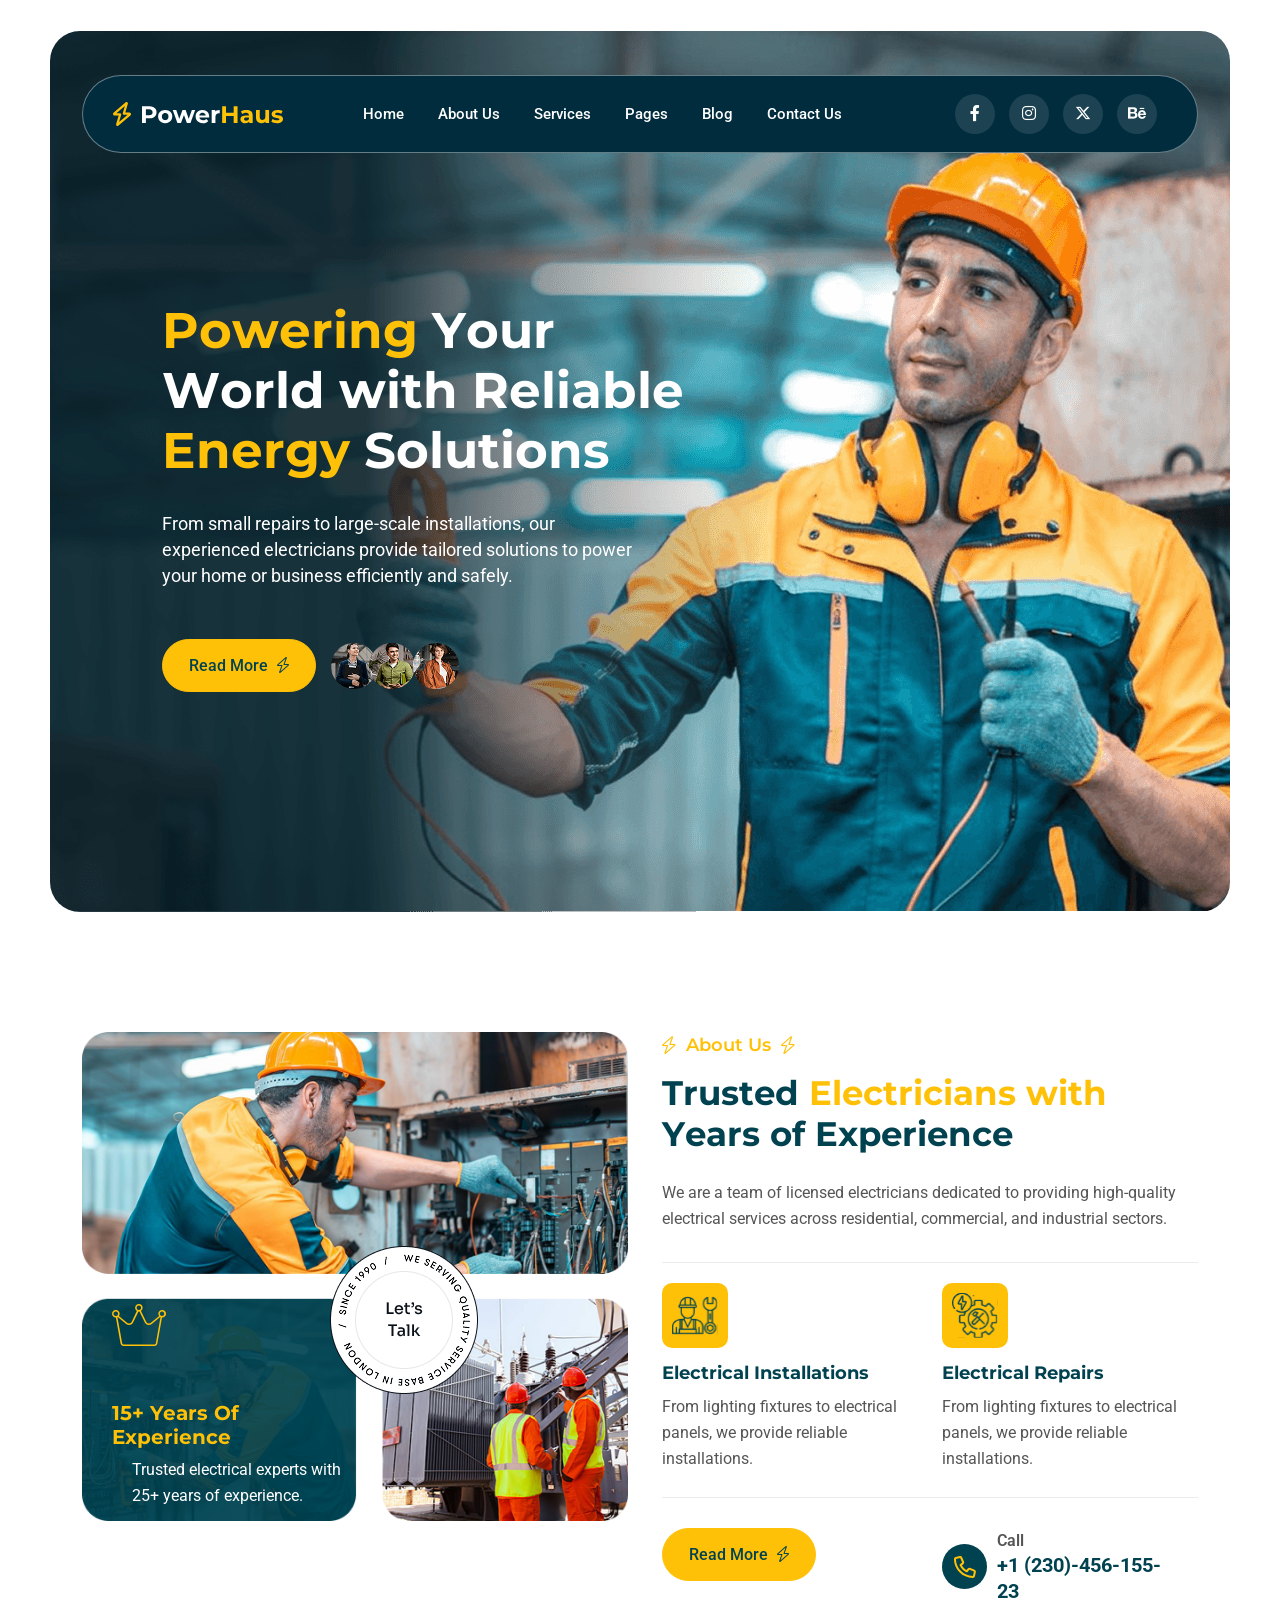
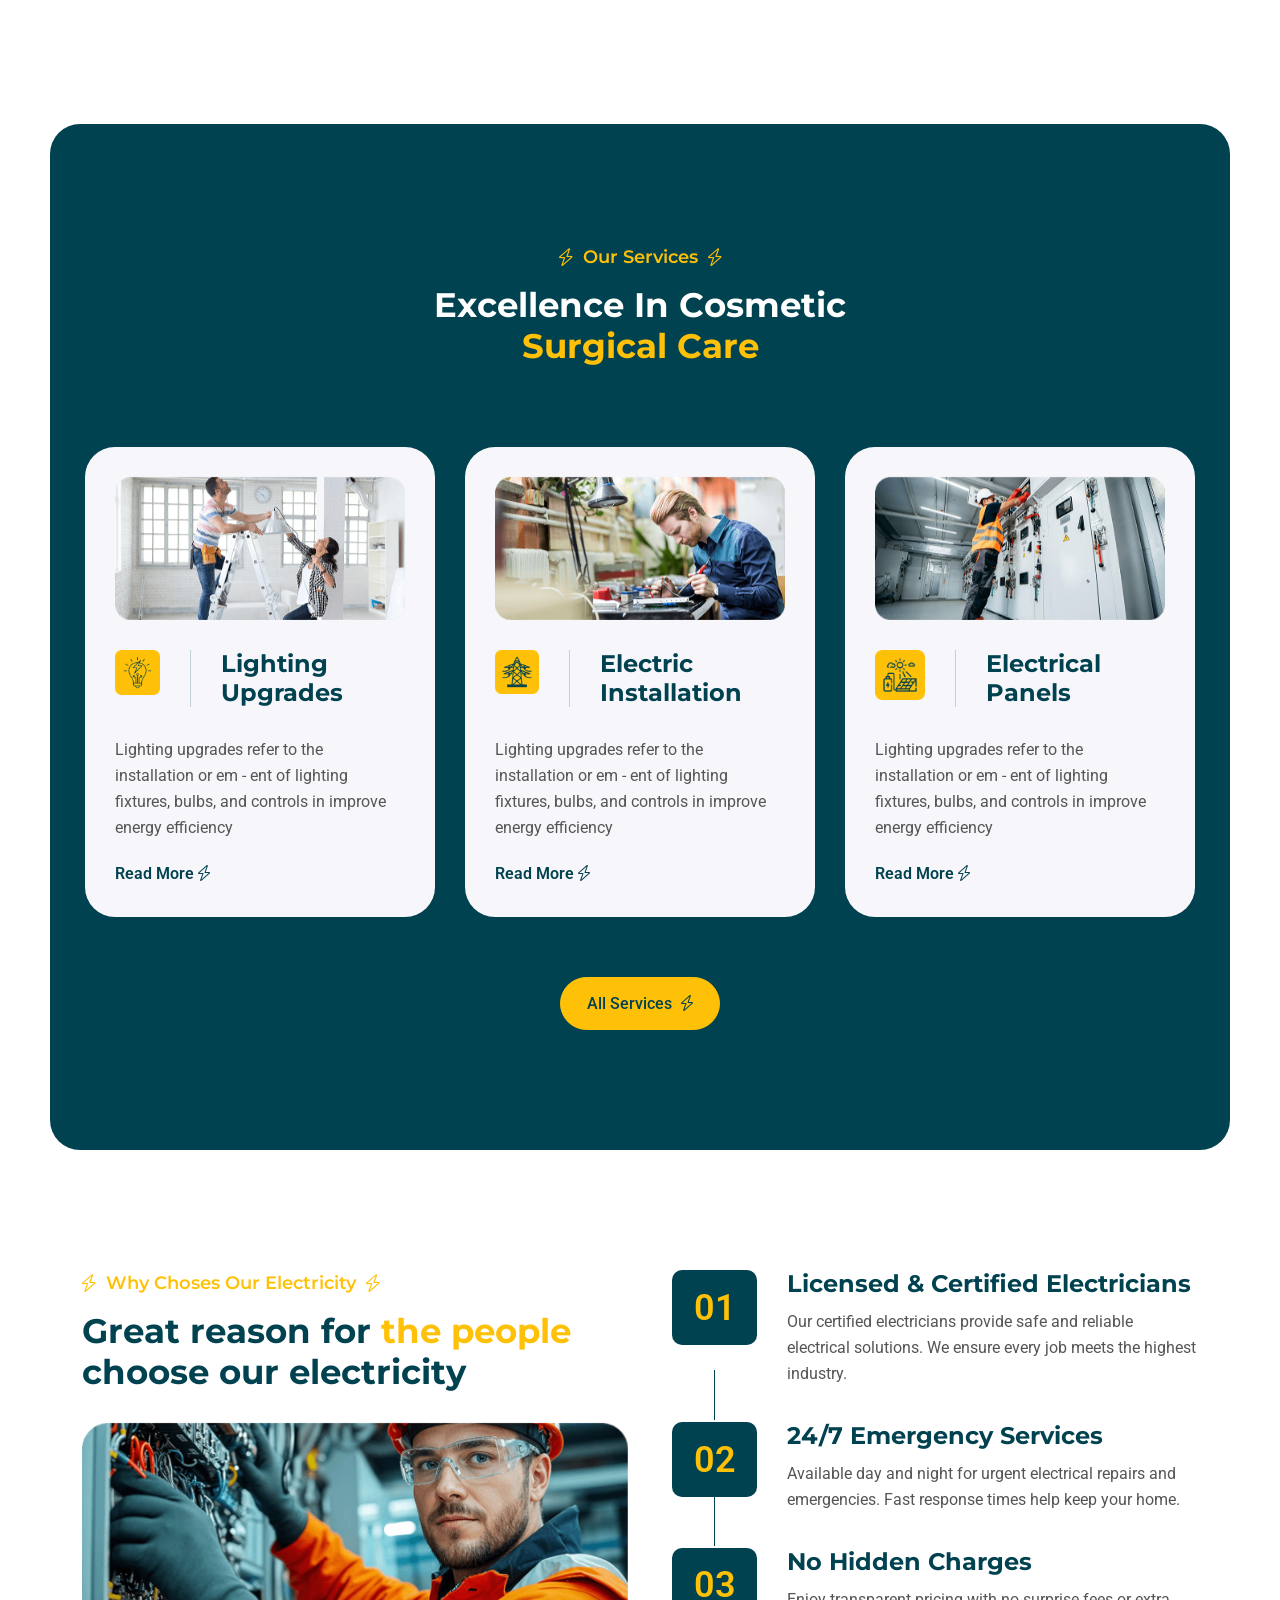
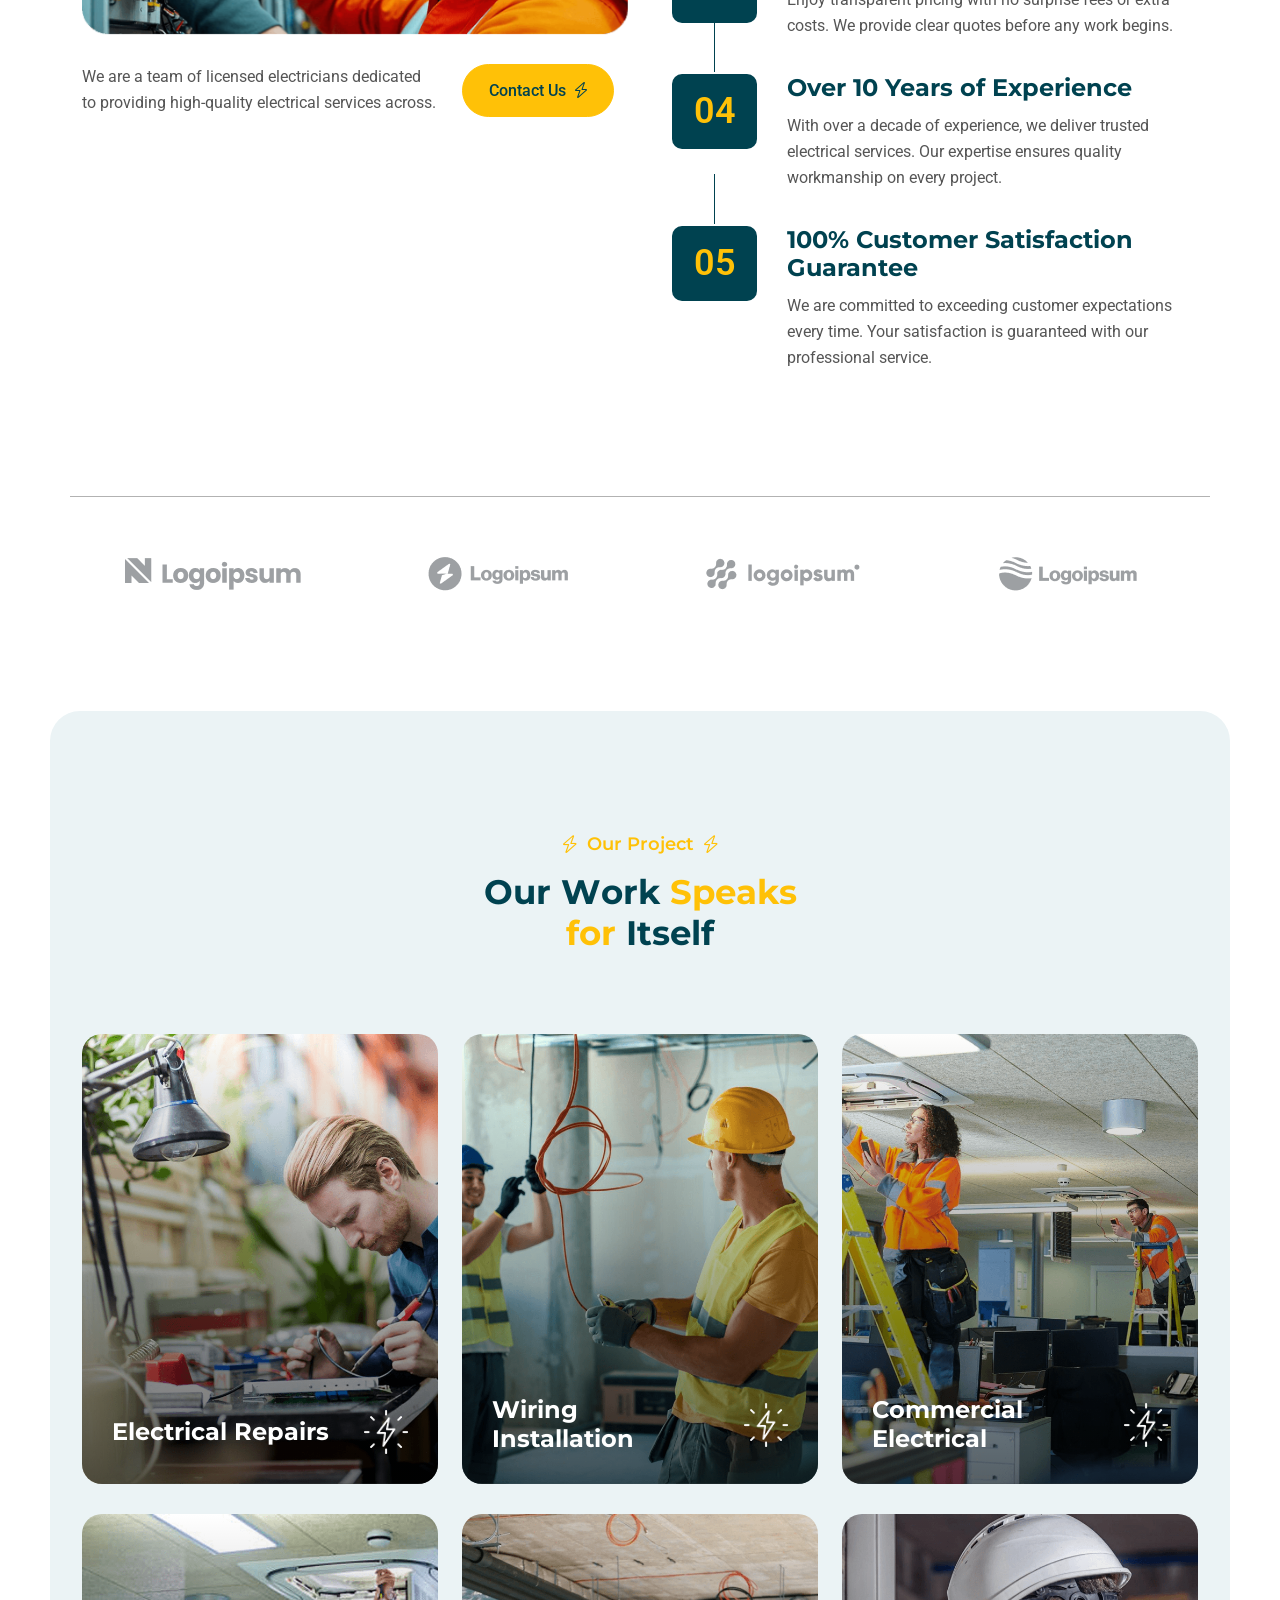
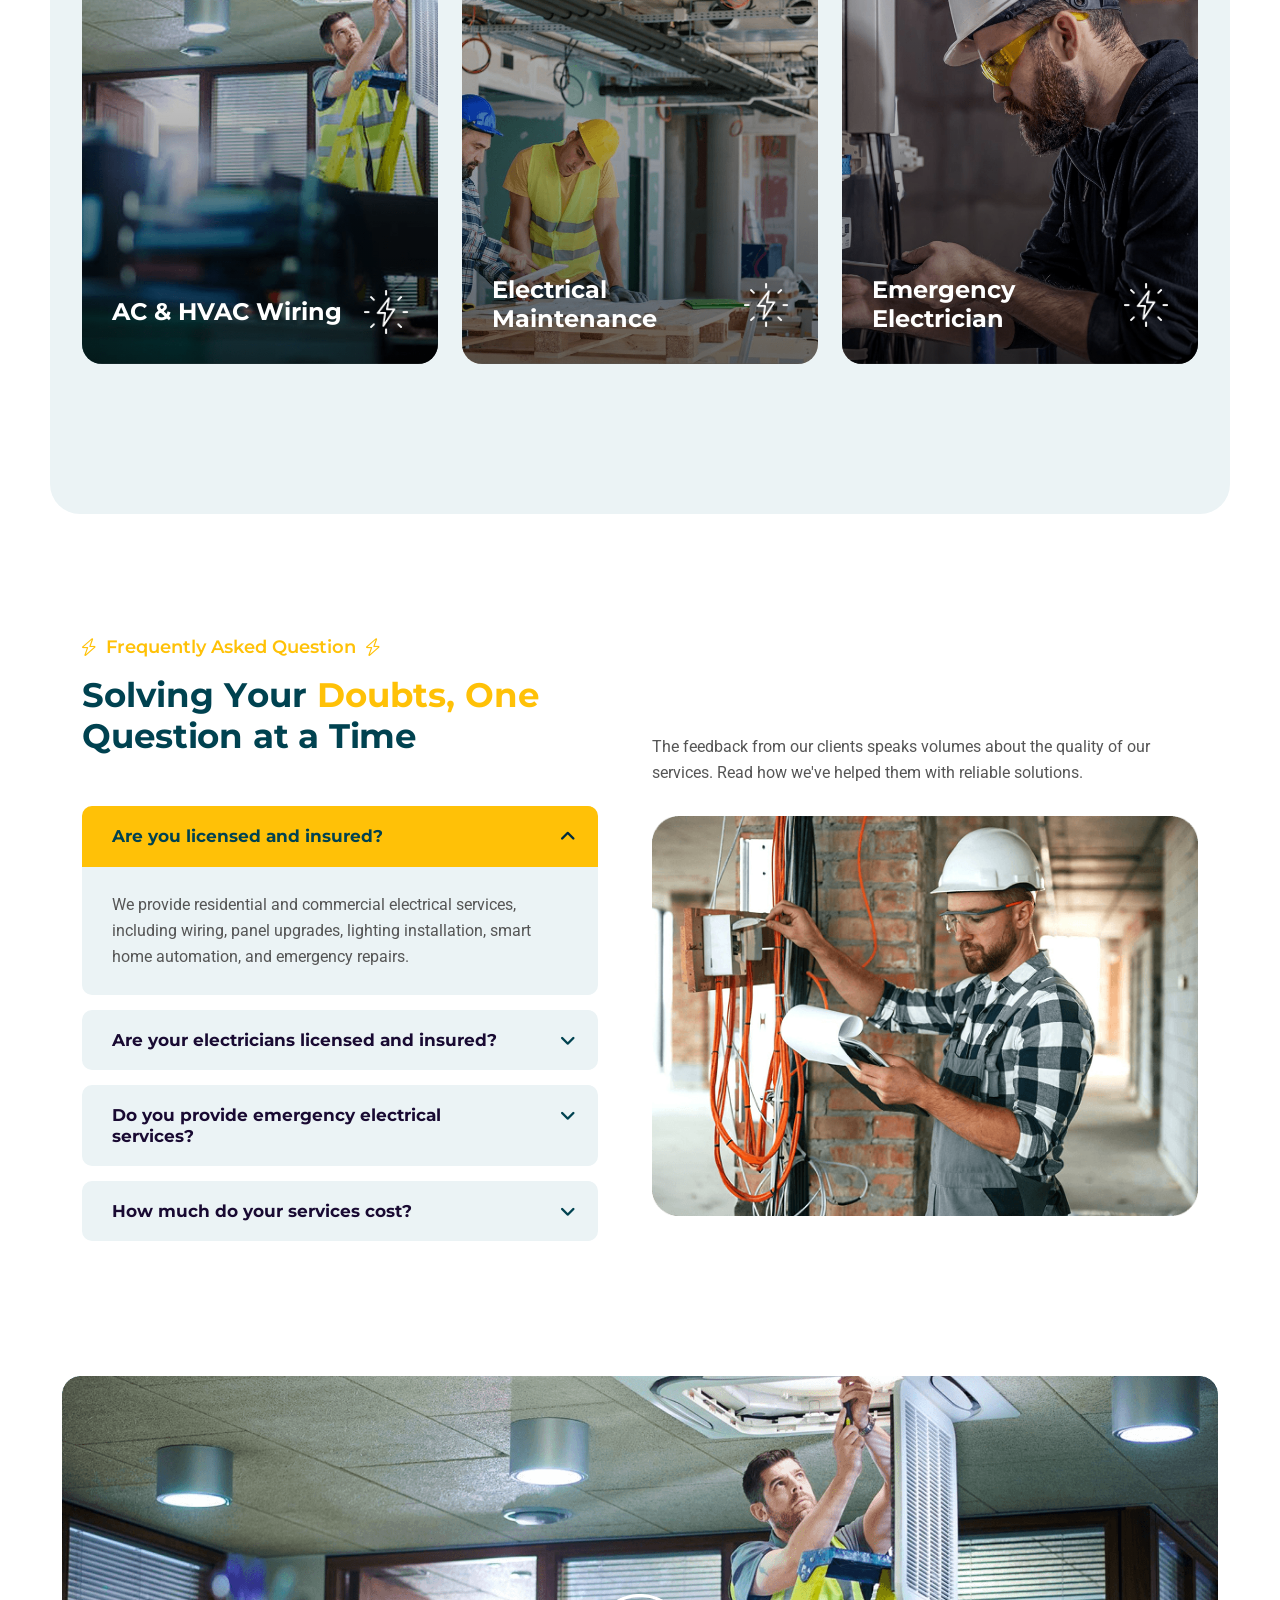
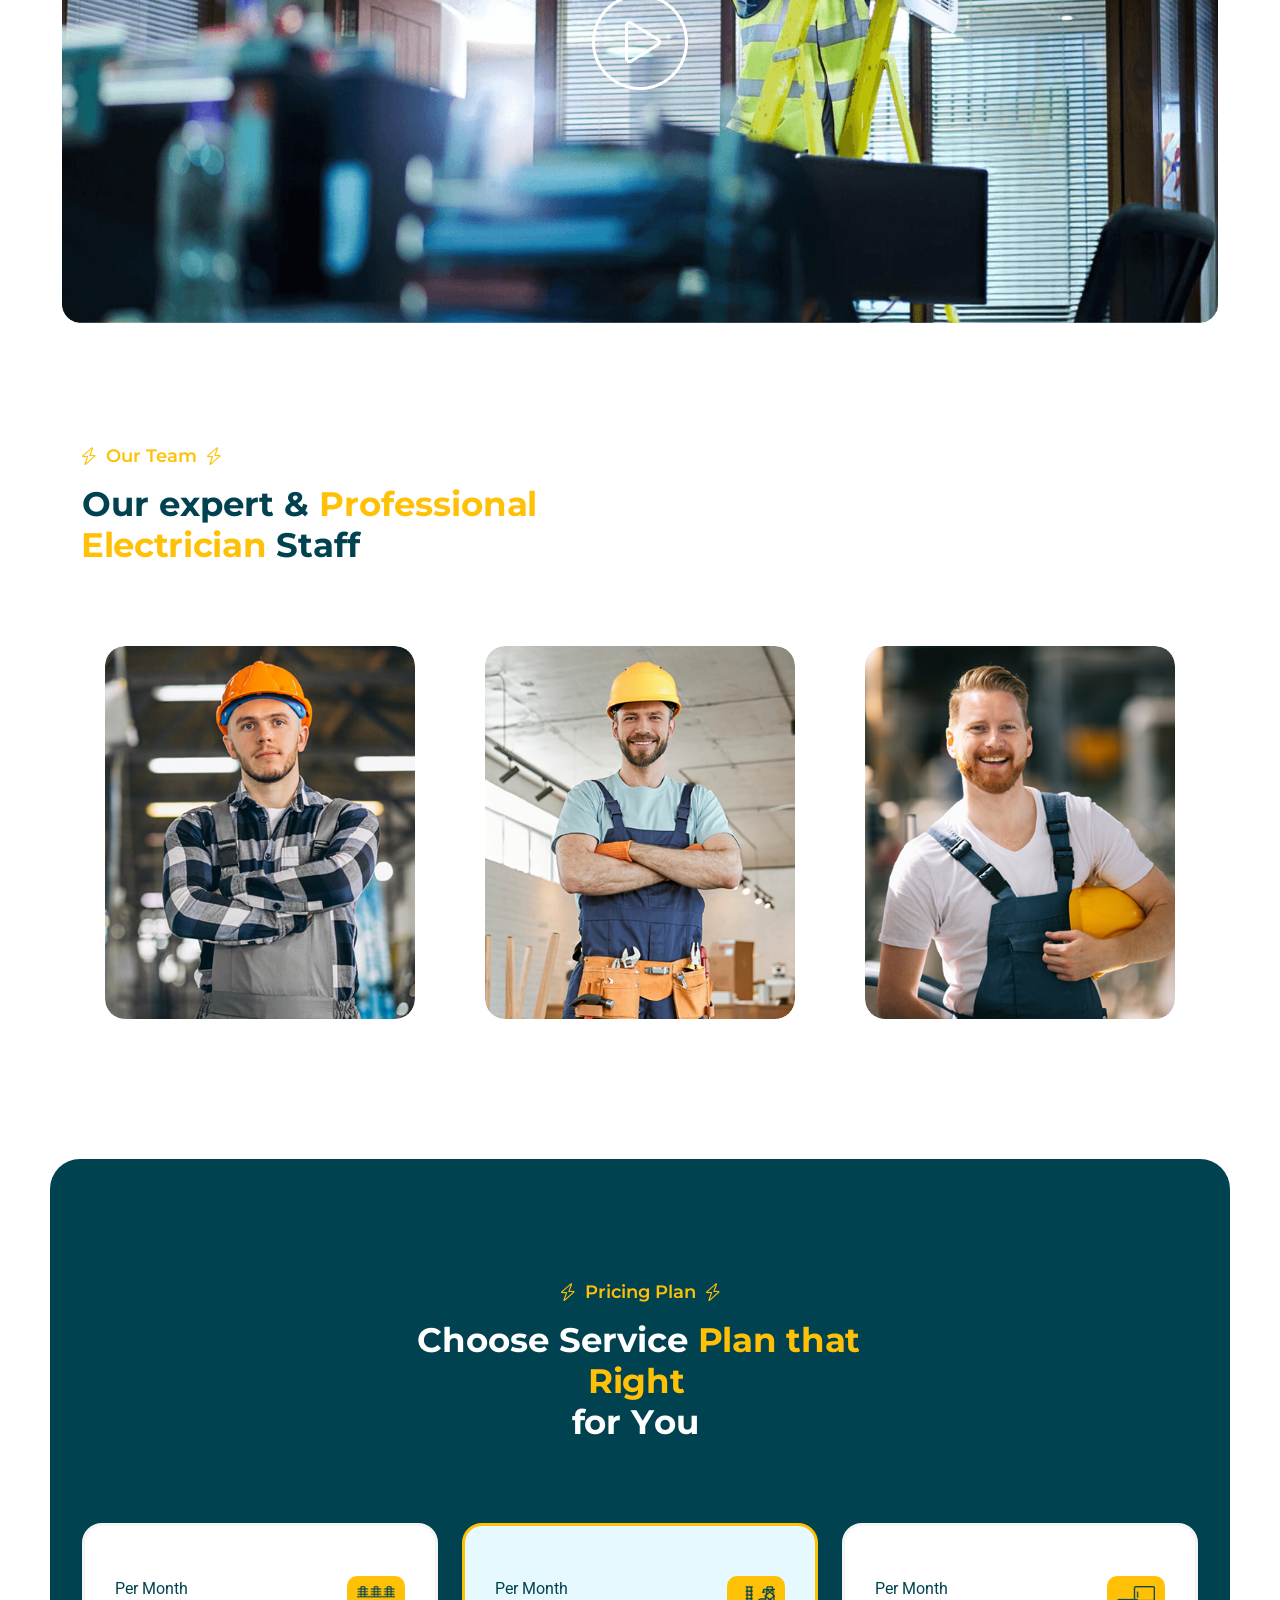
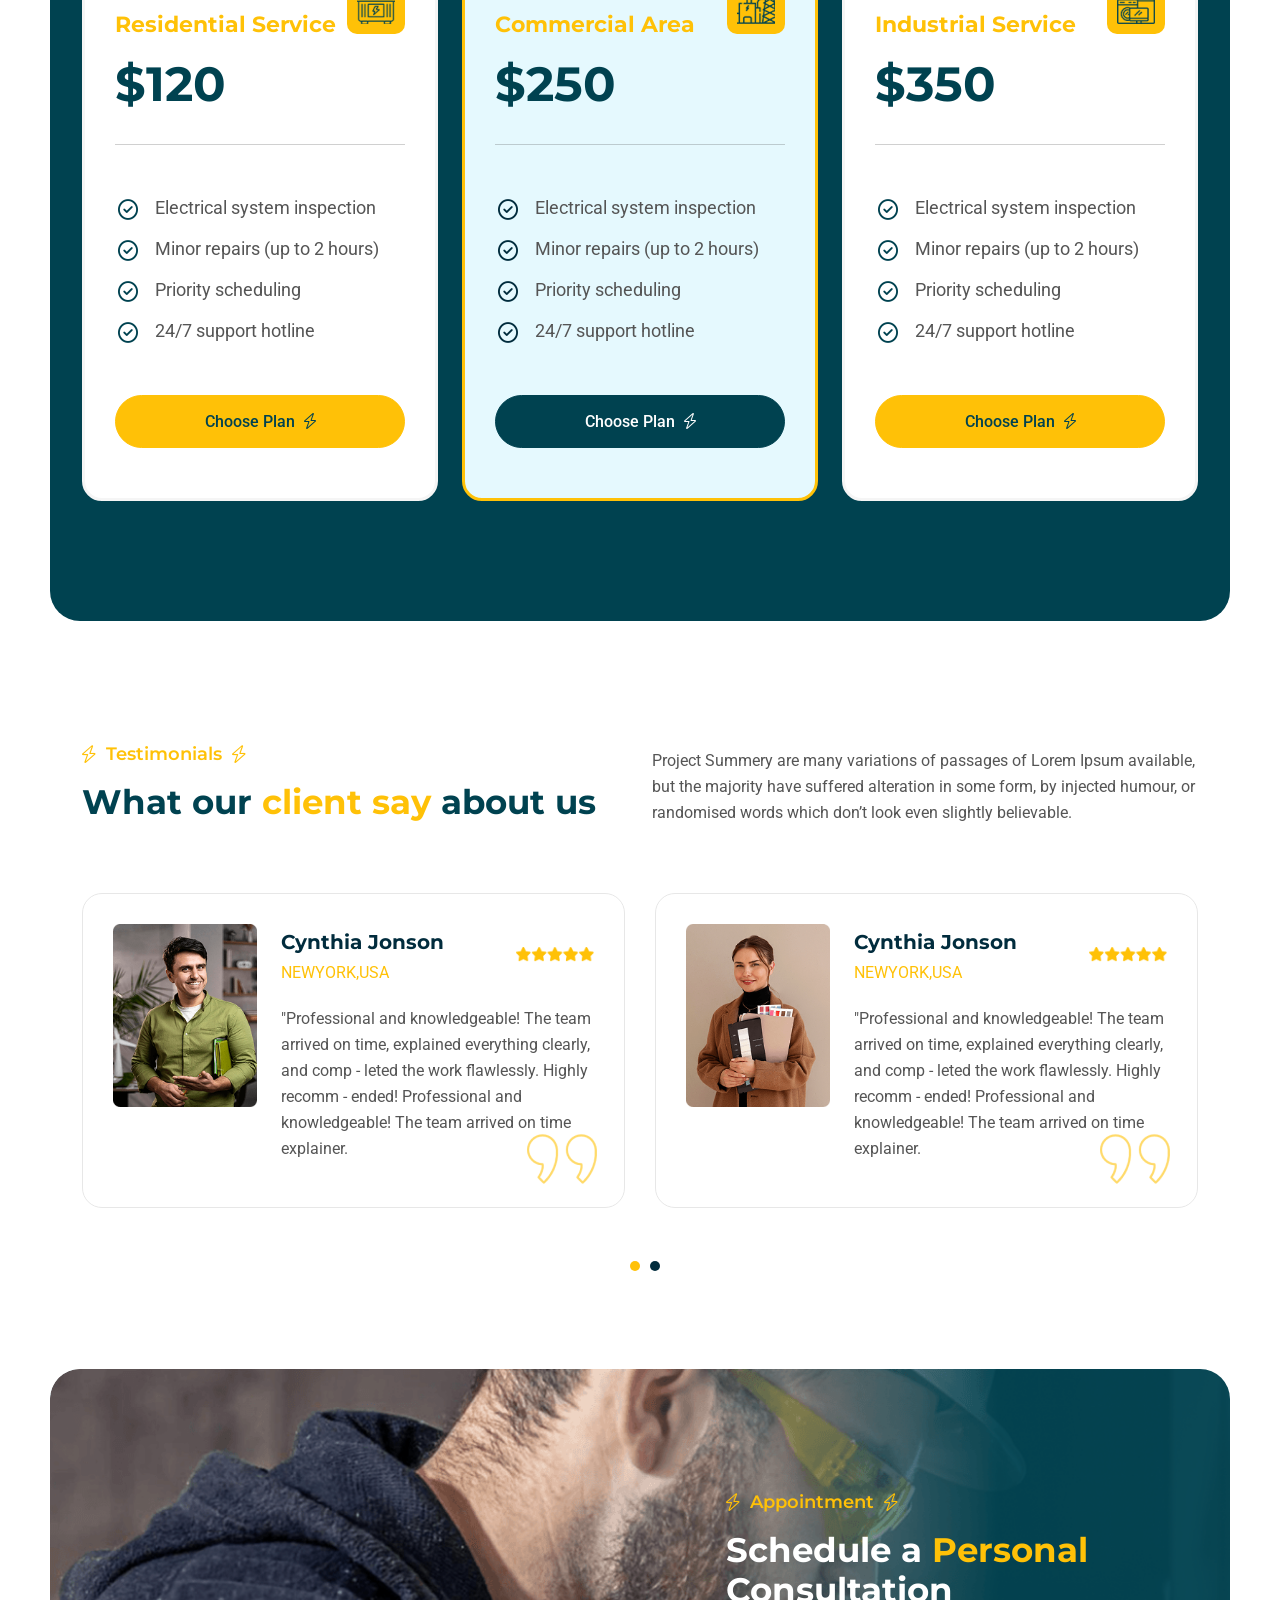
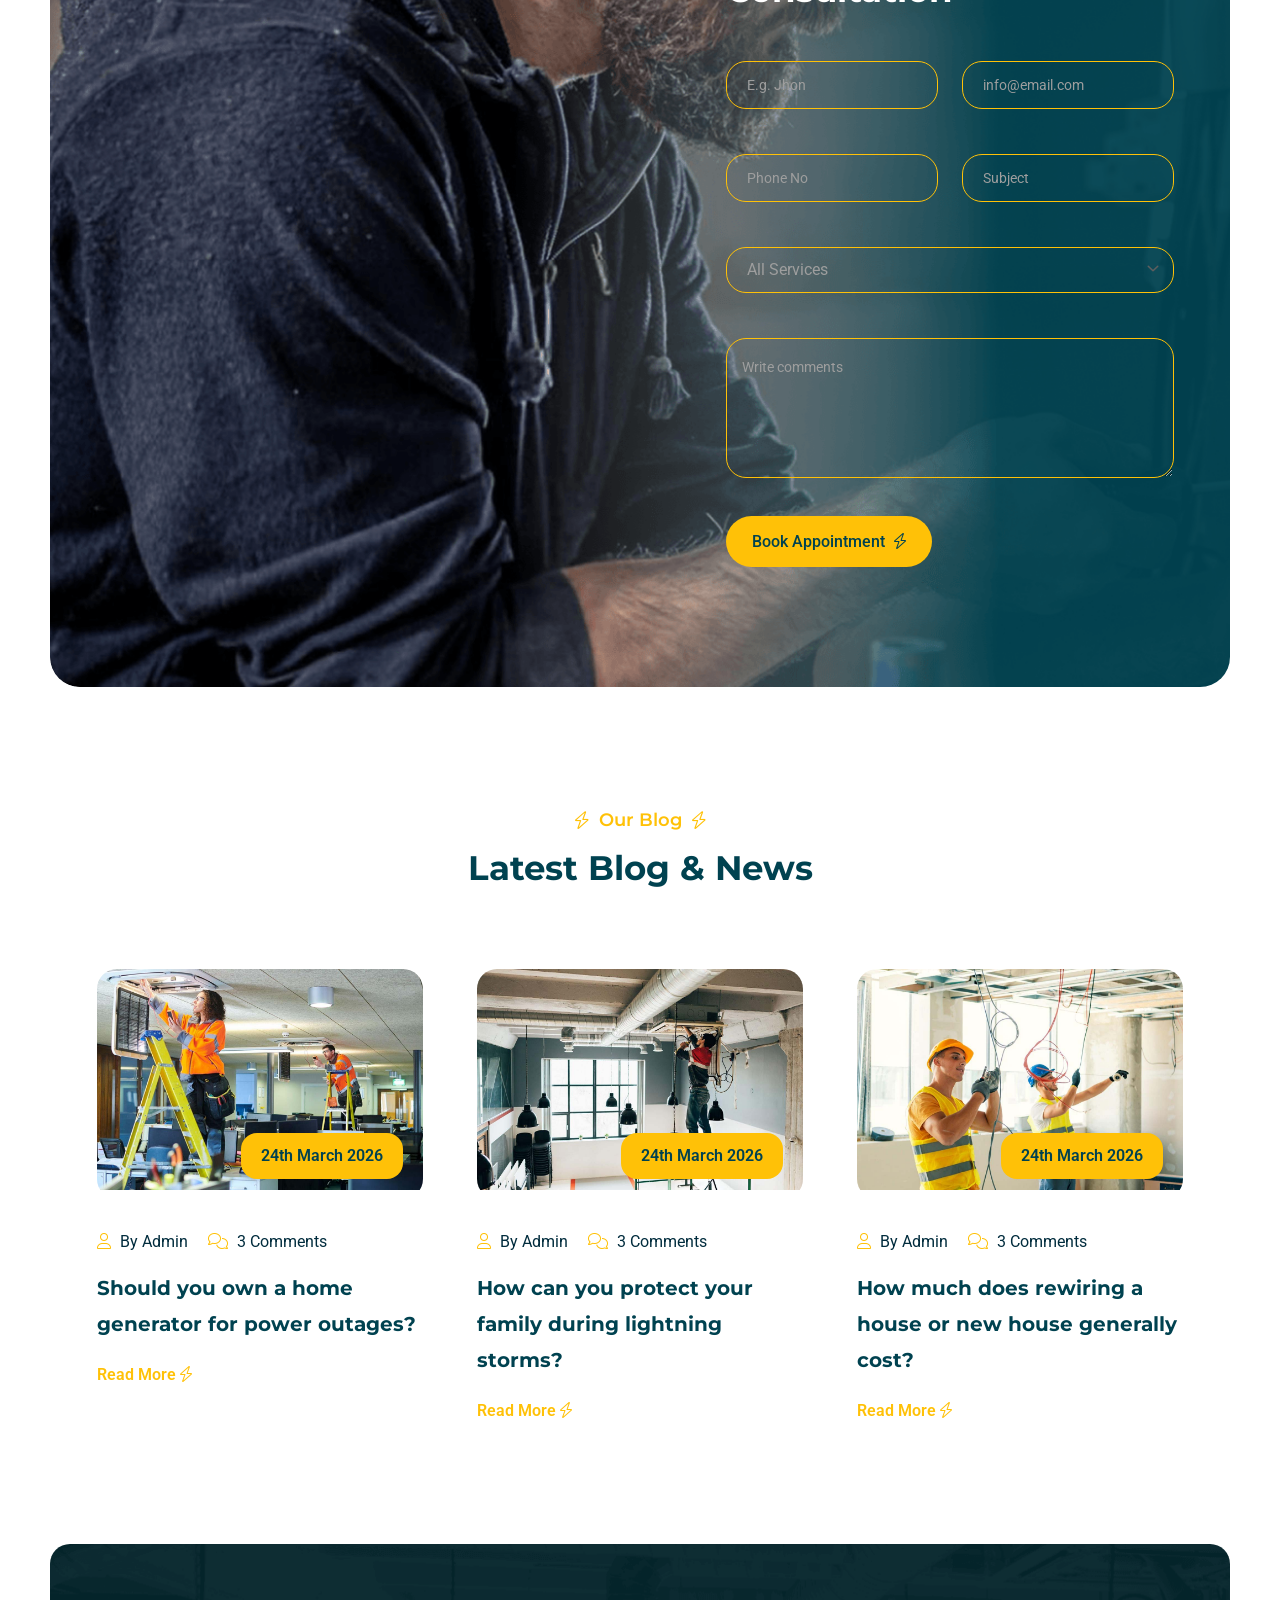
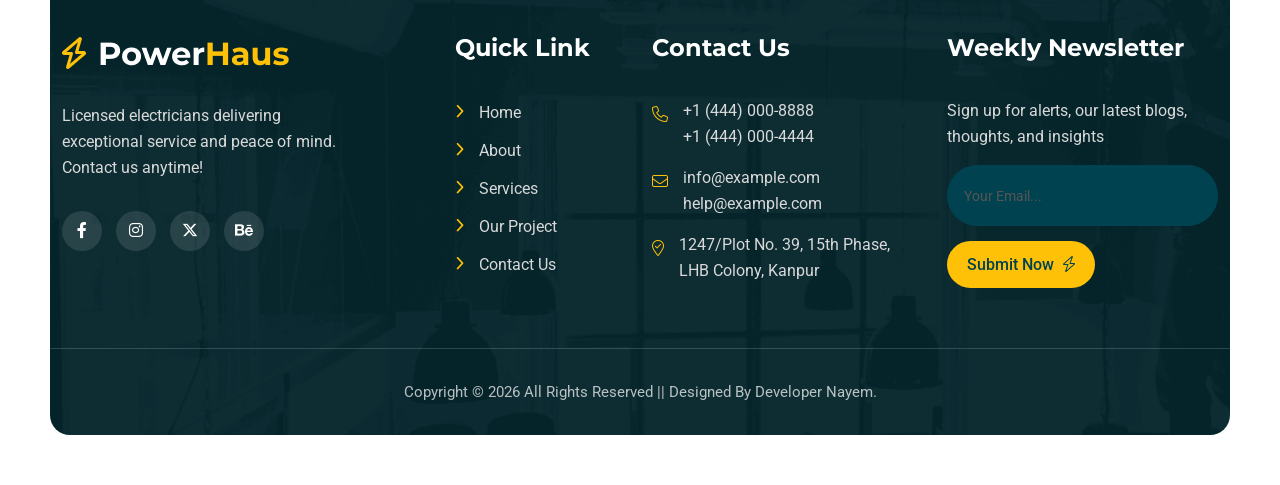
<file: index-2.html>
<!doctype html>
<html class="no-js" lang="zxx">



<head>
    <meta charset="utf-8">
    <meta http-equiv="x-ua-compatible" content="ie=edge">
    <title>Powerhaus - Dietitian & Wellness Website</title>
    <meta name="description" content="">
    <meta name="viewport" content="width=device-width, initial-scale=1">
    <link rel="shortcut icon" type="image/x-icon" href="img/favicon.ico">
    <!-- Place favicon.ico in the root directory -->

    <!-- CSS here -->
    <link rel="stylesheet" href="css/bootstrap.min.css">
    <link rel="stylesheet" href="css/animate.min.css">
    <link rel="stylesheet" href="css/magnific-popup.css">
    <link rel="stylesheet" href="fontawesome/css/all.min.css">
    <link rel="stylesheet" href="fontawesome-pro/css/all.min.css">
    <link rel="stylesheet" href="css/dripicons.css">
    <link rel="stylesheet" href="css/slick.css">
    <link rel="stylesheet" href="css/meanmenu.css">
    <link rel="stylesheet" href="css/default.css">
    <link rel="stylesheet" href="css/style.css">
    <link rel="stylesheet" href="css/swiper.min.css">
    <link rel="stylesheet" href="css/responsive.css">
</head>

<body>
    <!--  Preloader  -->
    <div id="preloader" class="loader-wrapper">
        <div id="loading" class="loader"> </div>
    </div>
    <!--  Preloader end  -->
    <!-- header -->
    <header class="header-area header-two">
        <div id="header-sticky3" class="menu-area">
            <div class="container-fluid pl-50 pr-50">

                <div class="container">
                    <div class="second-menu">
                        <div class="row align-items-center">
                            <div class="col-xl-3 col-lg-2 col-md-5">
                                <div class="logo">
                                    <a href="index.html"><img src="img/logo/logo.svg" alt="logo"></a>
                                </div>
                            </div>
                            <div class="col-xl-6 col-lg-10">

                                <div class="main-menu text-center">
                                    <nav id="mobile-menu">
                                        <ul>
                                            <li class="has-sub">
                                                <a href="index.html">Home</a>
                                                <ul>
                                                    <li><a href="index.html">Home Page Main</a></li>
                                                    <li><a href="index-2.html">Home Hero Slider</a></li>

                                                </ul>
                                            </li>
                                            <li><a href="about.html">About Us</a></li>
                                            <li class="has-sub">
                                                <a href="services.html">Services</a>
                                                <ul>
                                                    <li><a href="services.html">Services</a></li>
                                                    <li><a href="single-service.html">Services Details</a></li>
                                                </ul>
                                            </li>

                                            <li class="has-sub">
                                                <a href="#">Pages</a>
                                                <ul>
                                                    <li><a href="projects.html">Gallery</a></li>
                                                    <li><a href="pricing.html">Pricing</a></li>
                                                    <li><a href="team.html">Team</a></li>
                                                    <li><a href="faq.html">Faq</a></li>
                                                </ul>
                                            </li>
                                            <li class="has-sub">
                                                <a href="#">Blog</a>
                                                <ul>
                                                    <li><a href="blog.html">Blog</a></li>
                                                    <li><a href="blog-details.html">Blog Details</a></li>
                                                </ul>
                                            </li>
                                            <li><a href="contact.html">Contact Us</a></li>
                                        </ul>
                                    </nav>
                                </div>
                            </div>
                            <div class="col-xl-3 col-lg-5 d-none d-xl-block text-right">
                                <div class="footer-social">
                                    <a href="#"><i class="fab fa-facebook-f"></i></a>
                                    <a href="#"><i class="fab fa-instagram"></i></a>
                                    <a href="#"><i class="fa-brands fa-x-twitter"></i></a>
                                    <a href="#"><i class="fab fa-behance"></i></a>
                                </div>

                            </div>

                            <div class="col-12">
                                <div class="mobile-menu"></div>
                            </div>
                        </div>
                    </div>
                </div>

            </div>
        </div>
    </header>
    <!-- header-end -->
    <!-- offcanvas-area -->
    <div class="offcanvas-menu">
        <span class="menu-close"><i class="fas fa-times"></i></span>
        <form role="search" method="get" id="searchform" class="searchform" action="#">
            <input type="text" name="s" id="search" placeholder="Search" />
            <button><i class="fa fa-search"></i></button>
        </form>
        <div id="cssmenu2" class="menu-one-page-menu-container">
            <ul id="menu-one-page-menu-12" class="menu">
                <li class="menu-item menu-item-type-custom menu-item-object-custom"><a href="#home"><span>+8 12 3456897</span></a></li>
                <li class="menu-item menu-item-type-custom menu-item-object-custom"><a href="#howitwork"><span>info@example.com</span></a></li>
            </ul>
        </div>
    </div>
    <div class="offcanvas-overly"></div>
    <!-- offcanvas-end -->
    <!-- main-area -->
    <main>
        <!-- slider-area -->
        <section id="home" class="slider-area fix p-relative">

            <div class="slider-active pl-50 pr-50">
                <div class="single-slider slider-bg d-flex align-items-center img" style="background-image: url(img/slider/slider_img01.png); background-size: cover;">
                    <div class="container">
                        <div class="row ">

                            <div class="col-lg-7 col-md-12">
                                <div class="slider-content s-slider-content mt-50">
                                    <h2 class="text-anime-style-3"><span>Powering</span> Your World with Reliable <span>Energy</span> Solutions</h2>
                                    <p data-animation="fadeInUp" data-delay=".4s">From small repairs to large-scale installations, our experienced electricians provide tailored solutions to power your home or business efficiently and safely.</p>
                                    <div class="slider-btn mt-50" data-animation="fadeInUp" data-delay=".4s">
                                        <a href="contact.html" class="btn mr-15">Read More <i class="fa-light fa-bolt"></i></a>
                                        <span class="user-img"><img src="img/slider/user-img.png" alt="user image"></span>
                                    </div>
                                </div>
                            </div>

                        </div>
                    </div>
                </div>
                <div class="single-slider slider-bg d-flex align-items-center img" style="background-image: url(img/slider/slider_img02.png); background-size: cover;">
                    <div class="container">
                        <div class="row ">

                            <div class="col-lg-7 col-md-12">
                                <div class="slider-content s-slider-content mt-50">
                                    <h2 class="text-anime-style-3"><span>Powering</span> Your World with Reliable <span>Energy</span> Solutions</h2>
                                    <p data-animation="fadeInUp" data-delay=".4s">From small repairs to large-scale installations, our experienced electricians provide tailored solutions to power your home or business efficiently and safely.</p>
                                    <div class="slider-btn mt-50" data-animation="fadeInUp" data-delay=".4s">
                                        <a href="contact.html" class="btn mr-15">Read More <i class="fa-light fa-bolt"></i></a>
                                        <span class="user-img"><img src="img/slider/user-img.png" alt="user image"></span>
                                    </div>
                                </div>
                            </div>

                        </div>
                    </div>
                </div>
            </div>
        </section>
        <!-- slider-area-end -->

        <!-- about-area -->
        <section class="about-area about-p p-relative pt-120 pb-120">
            <div class="animations-02"><img src="img/bg/an-img-01.png" alt="contact-bg-an-01"></div>
            <div class="container">
                <div class="row">
                    <div class="col-xl-6 col-md-12 col-sm-12">
                        <div class="s-about-img p-relative  wow fadeInLeft animated" data-animation="fadeInLeft" data-delay=".4s">
                            <div class="ani-1 img-custom-anim-left wow fadeInLeft" data-delay=".2s">
                                <div class="icon">
                                    <i class="fa-thin fa-crown"></i>
                                </div>
                                <h3>15+ Years Of Experience</h3>
                                <p>Trusted electrical experts with 25+ years of experience.</p>
                            </div>
                            <div class="badge"><img src="img/features/badge.png" alt="icon01"></div>
                            <div class="img-custom-anim-left wow fadeInLeft" data-delay=".1s">
                                <img src="img/features/about_img_01.png" alt="img">
                            </div>
                        </div>
                    </div>
                    <div class="col-xl-6 col-md-12 col-sm-12">
                        <div class="about-content pl-10 s-about-content wow fadeInLeft animated" data-delay=".4s">
                            <div class="section-title">
                                <div class="sub-title">
                                    <i class="fa-light fa-bolt"></i> About Us <i class="fa-light fa-bolt"></i>
                                </div>
                                <h2 class="text-anime-style-3">
                                    Trusted <span>Electricians</span> <span>with</span> Years of Experience
                                </h2>

                            </div>
                            <p>We are a team of licensed electricians dedicated to providing high-quality electrical services across residential, commercial, and industrial sectors.</p>
                            <div class="about-count">
                                <div class="row">
                                    <div class="col-lg-6">
                                        <div class="about-outer">
                                            <div class="icon">
                                                <img src="img/features/ab-icon-01.svg" alt="icon">
                                            </div>
                                            <div class="text">
                                                <h3>Electrical Installations</h3>
                                                <p>From lighting fixtures to electrical panels, we provide reliable installations.</p>
                                            </div>
                                        </div>
                                    </div>
                                    <div class="col-lg-6">
                                        <div class="about-outer">
                                            <div class="icon">
                                                <img src="img/features/ab-icon-02.svg" alt="icon">
                                            </div>
                                            <div class="text">
                                                <h3>Electrical Repairs</h3>
                                                <p>From lighting fixtures to electrical panels, we provide reliable installations.</p>
                                            </div>
                                        </div>
                                    </div>
                                </div>
                            </div>

                            <div class="mt-30">
                                <div class="row">
                                    <div class="col-lg-6">
                                        <a href="about.html" class="btn ss-btn smoth-scroll mr-15">Read More <i class="fa-light fa-bolt"></i></a>
                                    </div>
                                    <div class="col-lg-6">
                                        <div class="h-phone">
                                            <div class="icon"><img src="img/features/about-hicon.svg" alt="logo"></div>
                                            <div class="text">
                                                Call
                                                <span>+1 (230)-456-155-23</span>
                                            </div>

                                        </div>
                                    </div>
                                </div>
                            </div>
                        </div>
                    </div>


                </div>
            </div>
        </section>
        <!-- about-area-end -->
        <!-- services-area -->
        <section class="services-area p-relative fix">
            <div class="container-box pt-120 pb-120" style="background-color: #004250;">
                <div class="animations-01"><img src="img/bg/an-img-02.png" alt="contact-bg-an-01"></div>
                <div class="container">
                    <div class="row justify-content-center mb-55">
                        <div class="col-lg-6 col-md-12">
                            <div class="section-title text-center wow fadeInDown animated" data-animation="fadeInDown" data-delay=".4s">
                                <div class="sub-title"> <i class="fa-light fa-bolt"></i> Our Services <i class="fa-light fa-bolt"></i></div>
                                <h2 class="text-anime-style-3">Excellence In Cosmetic <span>Surgical Care</span></h2>
                            </div>

                        </div>
                    </div>
                    <div class="row services-active">
                        <div class="col-lg-4 col-md-6 col-sm-12">
                            <div class="services-box wow fadeInUp animated" data-animation="fadeInUp" data-delay=".4s">
                                <div class="services-content">
                                    <div class="img-custom-anim-left wow fadeInLeft services-icon">
                                        <img src="img/bg/services-01.png" alt="icon01">
                                    </div>
                                    <div class="row">
                                        <div class="col-lg-12">
                                            <div class="icon-box">
                                                <div class="icon">
                                                    <div> <img src="img/icon/sr-icon-01.png" alt="icon01"></div>
                                                </div>
                                                <div class="heading">
                                                    <h3><a href="single-service.html">Lighting Upgrades</a></h3>
                                                </div>
                                            </div>
                                            <p>Lighting upgrades refer to the installation or em - ent of lighting fixtures, bulbs, and controls in improve energy efficiency</p>
                                            <div class="sbtn mt-20">
                                                <a href="single-service.html" class="chevron-button">Read More <i class="fa-light fa-bolt"></i></a>
                                            </div>
                                        </div>
                                    </div>
                                </div>

                            </div>
                        </div>
                        <div class="col-lg-4 col-md-6 col-sm-12">
                            <div class="services-box wow fadeInUp animated" data-animation="fadeInUp" data-delay=".4s">
                                <div class="services-content">
                                    <div class="img-custom-anim-left wow fadeInLeft services-icon">
                                        <img src="img/bg/services-02.png" alt="icon01">
                                    </div>
                                    <div class="row">
                                        <div class="col-lg-12">
                                            <div class="icon-box">
                                                <div class="icon">
                                                    <div> <img src="img/icon/sr-icon-02.png" alt="icon01"></div>
                                                </div>
                                                <div class="heading">
                                                    <h3><a href="single-service.html">Electric Installation</a></h3>
                                                </div>
                                            </div>
                                            <p>Lighting upgrades refer to the installation or em - ent of lighting fixtures, bulbs, and controls in improve energy efficiency</p>
                                            <div class="sbtn mt-20">
                                                <a href="single-service.html" class="chevron-button">Read More <i class="fa-light fa-bolt"></i></a>
                                            </div>
                                        </div>
                                    </div>
                                </div>

                            </div>
                        </div>
                        <div class="col-lg-4 col-md-6 col-sm-12">
                            <div class="services-box wow fadeInUp animated" data-animation="fadeInUp" data-delay=".4s">
                                <div class="services-content">
                                    <div class="img-custom-anim-left wow fadeInLeft services-icon">
                                        <img src="img/bg/services-03.png" alt="icon01">
                                    </div>
                                    <div class="row">
                                        <div class="col-lg-12">
                                            <div class="icon-box">
                                                <div class="icon">
                                                    <div> <img src="img/icon/sr-icon-03.png" alt="icon01"></div>
                                                </div>
                                                <div class="heading">
                                                    <h3><a href="single-service.html">Electrical Panels</a></h3>
                                                </div>
                                            </div>
                                            <p>Lighting upgrades refer to the installation or em - ent of lighting fixtures, bulbs, and controls in improve energy efficiency</p>
                                            <div class="sbtn mt-20">
                                                <a href="single-service.html" class="chevron-button">Read More <i class="fa-light fa-bolt"></i></a>
                                            </div>
                                        </div>
                                    </div>
                                </div>

                            </div>
                        </div>
                        <div class="col-lg-4 col-md-6 col-sm-12">
                            <div class="services-box wow fadeInUp animated" data-animation="fadeInUp" data-delay=".4s">
                                <div class="services-content">
                                    <div class="img-custom-anim-left wow fadeInLeft services-icon">
                                        <img src="img/bg/services-02.png" alt="icon01">
                                    </div>
                                    <div class="row">
                                        <div class="col-lg-12">
                                            <div class="icon-box">
                                                <div class="icon">
                                                    <div> <img src="img/icon/sr-icon-02.png" alt="icon01"></div>
                                                </div>
                                                <div class="heading">
                                                    <h3><a href="single-service.html">Electric Installation</a></h3>
                                                </div>
                                            </div>
                                            <p>Lighting upgrades refer to the installation or em - ent of lighting fixtures, bulbs, and controls in improve energy efficiency</p>
                                            <div class="sbtn mt-20">
                                                <a href="single-service.html" class="chevron-button">Read More <i class="fa-light fa-bolt"></i></a>
                                            </div>
                                        </div>
                                    </div>
                                </div>

                            </div>
                        </div>
                    </div>
                    <div class="row mt-50">
                        <div class="col-lg-12 text-center">
                            <a href="contact.html" class="btn">All Services <i class="fa-light fa-bolt"></i></a>
                        </div>
                    </div>
                </div>
            </div>
        </section>
        <!-- services-area-end -->

        <!-- why-hoose-us-area -->
        <section class="pt-120 pb-90 p-relative">
            <div class="container">
                <div class="row">
                    <div class="col-lg-6">
                        <div class="section-title mb-30 wow fadeInDown animated" data-delay=".4s">
                            <div class="sub-title">
                                <i class="fa-light fa-bolt"></i> Why Choses Our Electricity <i class="fa-light fa-bolt"></i>
                            </div>
                            <h2 class="text-anime-style-3">
                                Great reason for <span>the</span> <span>people</span> choose our electricity
                            </h2>
                        </div>
                        <div class="why-choose-text">
                            <div class="img-custom-anim-left wow fadeInLeft img mb-30">
                                <img src="img/bg/why_choose_img.png" alt="an-img-01">
                            </div>
                            <div class="row">
                                <div class="col-lg-8">
                                    <p>We are a team of licensed electricians dedicated to providing high-quality electrical services across.</p>
                                </div>
                                <div class="col-lg-4"> <a href="contact.html" class="btn">Contact Us <i class="fa-light fa-bolt"></i></a></div>
                            </div>
                        </div>
                    </div>
                    <div class="col-lg-6">
                        <div class="row timeline">
                            <div class="col-lg-12 col-md-12">
                                <div class="services-02-item mb-20 wow fadeInDown animated" data-delay=".4s">
                                    <div class="services-02-thumb">
                                        <span>01</span>
                                    </div>
                                    <div class="services-02-content">
                                        <h3>Licensed & Certified Electricians</h3>
                                        <p>Our certified electricians provide safe and reliable electrical solutions. We ensure every job meets the highest industry.</p>
                                    </div>
                                </div>
                            </div>
                            <div class="col-lg-12 col-md-12">
                                <div class="services-02-item mb-20 wow fadeInDown animated" data-delay=".4s">
                                    <div class="services-02-thumb">
                                        <span>02</span>
                                    </div>
                                    <div class="services-02-content">
                                        <h3>24/7 Emergency Services</h3>
                                        <p>Available day and night for urgent electrical repairs and emergencies. Fast response times help keep your home.</p>
                                    </div>
                                </div>
                            </div>
                            <div class="col-lg-12 col-md-12">
                                <div class="services-02-item mb-20  wow fadeInDown animated" data-delay=".4s">
                                    <div class="services-02-thumb">
                                        <span>03</span>
                                    </div>
                                    <div class="services-02-content">
                                        <h3>No Hidden Charges</h3>
                                        <p>Enjoy transparent pricing with no surprise fees or extra costs. We provide clear quotes before any work begins.</p>
                                    </div>
                                </div>
                            </div>
                            <div class="col-lg-12 col-md-12">
                                <div class="services-02-item mb-20  wow fadeInDown animated" data-delay=".4s">
                                    <div class="services-02-thumb">
                                        <span>04</span>
                                    </div>
                                    <div class="services-02-content">
                                        <h3>Over 10 Years of Experience</h3>
                                        <p>With over a decade of experience, we deliver trusted electrical services. Our expertise ensures quality workmanship on every project.</p>
                                    </div>
                                </div>
                            </div>
                            <div class="col-lg-12 col-md-12">
                                <div class="services-02-item mb-20 wow fadeInDown animated" data-delay=".4s">
                                    <div class="services-02-thumb">
                                        <span>05</span>
                                    </div>
                                    <div class="services-02-content">
                                        <h3>100% Customer Satisfaction Guarantee</h3>
                                        <p>We are committed to exceeding customer expectations every time. Your satisfaction is guaranteed with our professional service.</p>
                                    </div>
                                </div>
                            </div>
                        </div>
                    </div>

                </div>
            </div>
        </section>
        <!-- why-hoose-us-area-end -->
        <!-- brand-area -->
        <section class="brand-area p-relative fix">
            <div class="container pt-60 pb-120" style="border-top:1px solid #0000004d;">
                <div class="row brand-active">
                    <div class="col-xl-2">
                        <div class="single-brand img-custom-anim-left wow fadeInLeft" data-delay=".1s">
                            <img src="img/brand/client-01.png" alt="img">
                        </div>
                    </div>
                    <div class="col-xl-2">
                        <div class="single-brand img-custom-anim-left wow fadeInLeft" data-delay=".1s">
                            <img src="img/brand/client-02.png" alt="img">
                        </div>
                    </div>
                    <div class="col-xl-2">
                        <div class="single-brand img-custom-anim-left wow fadeInLeft" data-delay=".1s">
                            <img src="img/brand/client-03.png" alt="img">
                        </div>
                    </div>
                    <div class="col-xl-2">
                        <div class="single-brand img-custom-anim-left wow fadeInLeft" data-delay=".1s">
                            <img src="img/brand/client-04.png" alt="img">
                        </div>
                    </div>
                    <div class="col-xl-2">
                        <div class="single-brand img-custom-anim-left wow fadeInLeft" data-delay=".1s">
                            <img src="img/brand/client-05.png" alt="img">
                        </div>
                    </div>
                    <div class="col-xl-2">
                        <div class="single-brand img-custom-anim-left wow fadeInLeft" data-delay=".1s">
                            <img src="img/brand/client-03.png" alt="img">
                        </div>
                    </div>
                </div>
            </div>

        </section>
        <!-- brand-area-end -->
        <!-- gallery-area -->
        <section class="gallery-area p-relative fix" data-aos="fade-up" data-aos-duration="1000">
            <div class="container-box pt-120 pb-120" style="background-color: #EBF3F5;">
                <div class="animations-02"><img src="img/bg/an-img-03.png" alt="contact-bg-an-01"></div>
                <div class="container">
                    <div class="row justify-content-center mb-55">
                        <div class="col-lg-5 col-md-12">
                            <div class="section-title text-center wow fadeInDown animated" data-animation="fadeInDown" data-delay=".4s">
                                <div class="sub-title"> <i class="fa-light fa-bolt"></i> our Project <i class="fa-light fa-bolt"></i></div>
                                <h2 class="text-anime-style-3">Our Work <span>Speaks</span> <br>
                                    <span>for</span> Itself
                                </h2>
                            </div>

                        </div>
                    </div>
                    <div class="row">
                        <div class="col-lg-4 col-md-12 mb-30">
                            <a href="projects-detail.html">
                                <figure class="gallery-image img-custom-anim-left wow fadeInLeft" data-delay=".1s">
                                    <img src="img/gallery/gallery-01.png" alt="img" class="img">
                                    <figcaption>
                                        <div class="text-outer">

                                            <div class="text">
                                                <h3>
                                                    Electrical Repairs
                                                </h3>
                                            </div>
                                            <div class="icon">
                                                <img src="img/gallery/crown.png" alt="img">
                                            </div>
                                        </div>

                                    </figcaption>
                                </figure>
                            </a>
                        </div>
                        <div class="col-lg-4 col-md-12 mb-30">
                            <a href="projects-detail.html">
                                <figure class="gallery-image img-custom-anim-left wow fadeInLeft" data-delay=".1s">
                                    <img src="img/gallery/gallery-02.png" alt="img" class="img">
                                    <figcaption>
                                        <div class="text-outer">
                                            <div class="text">
                                                <h3>
                                                    Wiring Installation
                                                </h3>

                                            </div>
                                            <div class="icon">
                                                <img src="img/gallery/crown.png" alt="img">
                                            </div>
                                        </div>

                                    </figcaption>
                                </figure>
                            </a>
                        </div>

                        <div class="col-lg-4 col-md-12 mb-30">
                            <a href="projects-detail.html">
                                <figure class="gallery-image img-custom-anim-left wow fadeInLeft" data-delay=".1s">
                                    <img src="img/gallery/gallery-03.png" alt="img" class="img">
                                    <figcaption>
                                        <div class="text-outer">
                                            <div class="text">
                                                <h3>
                                                    Commercial Electrical
                                                </h3>

                                            </div>
                                            <div class="icon">
                                                <img src="img/gallery/crown.png" alt="img">
                                            </div>
                                        </div>

                                    </figcaption>
                                </figure>
                            </a>
                        </div>
                        <div class="col-lg-4 col-md-12 mb-30">
                            <a href="projects-detail.html">
                                <figure class="gallery-image img-custom-anim-left wow fadeInLeft" data-delay=".1s">
                                    <img src="img/gallery/gallery-04.png" alt="img" class="img">
                                    <figcaption>
                                        <div class="text-outer">

                                            <div class="text">
                                                <h3>
                                                    AC & HVAC Wiring
                                                </h3>
                                            </div>
                                            <div class="icon">
                                                <img src="img/gallery/crown.png" alt="img">
                                            </div>
                                        </div>

                                    </figcaption>
                                </figure>
                            </a>
                        </div>
                        <div class="col-lg-4 col-md-12 mb-30">
                            <a href="projects-detail.html">
                                <figure class="gallery-image img-custom-anim-left wow fadeInLeft" data-delay=".1s">
                                    <img src="img/gallery/gallery-05.png" alt="img" class="img">
                                    <figcaption>
                                        <div class="text-outer">
                                            <div class="text">
                                                <h3>Electrical Maintenance</h3>
                                            </div>
                                            <div class="icon">
                                                <img src="img/gallery/crown.png" alt="img">
                                            </div>
                                        </div>

                                    </figcaption>
                                </figure>
                            </a>
                        </div>

                        <div class="col-lg-4 col-md-12 mb-30">
                            <a href="projects-detail.html">
                                <figure class="gallery-image img-custom-anim-left wow fadeInLeft" data-delay=".1s">
                                    <img src="img/gallery/gallery-06.png" alt="img" class="img">
                                    <figcaption>
                                        <div class="text-outer">
                                            <div class="text">
                                                <h3>Emergency Electrician</h3>
                                            </div>
                                            <div class="icon">
                                                <img src="img/gallery/crown.png" alt="img">
                                            </div>
                                        </div>

                                    </figcaption>
                                </figure>
                            </a>
                        </div>
                    </div>
                </div>
            </div>
        </section>
        <!-- gallery-area-end -->
        <!-- faq-area -->
        <section class="faq pt-120 pb-120 p-relative fix">
            <div class="container">
                <div class="row">
                    <div class="col-lg-6 col-md-12  wow fadeInUp animated" data-animation="fadeInUp" data-delay=".4s">
                        <div class="faq-wrap pr-30 wow fadeInUp animated" data-animation="fadeInUp" data-delay=".4s">
                            <div class="section-title wow fadeInUp animated mb-50" data-animation="fadeInUp animated" data-delay=".2s">
                                <div class="sub-title"> <i class="fa-light fa-bolt"></i> frequently asked question <i class="fa-light fa-bolt"></i></div>
                                <h2 class="text-anime-style-3">Solving Your <span>Doubts,</span> <span>One</span> Question at a Time</h2>
                            </div>
                            <div class="accordion" id="accordionExample">
                                <div class="card">
                                    <div class="card-header" id="headingThree">
                                        <h2 class="mb-0">
                                            <button class="faq-btn" type="button" data-bs-toggle="collapse" data-bs-target="#collapseThree">
                                                Are you licensed and insured?
                                            </button>
                                        </h2>
                                    </div>
                                    <div id="collapseThree" class="collapse show" data-bs-parent="#accordionExample">
                                        <div class="card-body">
                                            We provide residential and commercial electrical services, including wiring, panel upgrades, lighting installation, smart home automation, and emergency repairs.

                                        </div>
                                    </div>
                                </div>
                                <div class="card">
                                    <div class="card-header" id="headingOne">
                                        <h2 class="mb-0">
                                            <button class="faq-btn collapsed" type="button" data-bs-toggle="collapse" data-bs-target="#collapseOne">
                                                Are your electricians licensed and insured?
                                            </button>
                                        </h2>
                                    </div>
                                    <div id="collapseOne" class="collapse" data-bs-parent="#accordionExample">
                                        <div class="card-body">
                                            We provide residential and commercial electrical services, including wiring, panel upgrades, lighting installation, smart home automation, and emergency repairs.

                                        </div>
                                    </div>
                                </div>
                                <div class="card">
                                    <div class="card-header" id="headingTwo">
                                        <h2 class="mb-0">
                                            <button class="faq-btn collapsed" type="button" data-bs-toggle="collapse" data-bs-target="#collapseTwo">
                                                Do you provide emergency electrical services?
                                            </button>
                                        </h2>
                                    </div>
                                    <div id="collapseTwo" class="collapse" data-bs-parent="#accordionExample">
                                        <div class="card-body">
                                            We provide residential and commercial electrical services, including wiring, panel upgrades, lighting installation, smart home automation, and emergency repairs.

                                        </div>
                                    </div>
                                </div>
                                <div class="card">
                                    <div class="card-header" id="headingFour">
                                        <h2 class="mb-0">
                                            <button class="faq-btn collapsed" type="button" data-bs-toggle="collapse" data-bs-target="#collapseFour">
                                                How much do your services cost?
                                            </button>
                                        </h2>
                                    </div>
                                    <div id="collapseFour" class="collapse" data-bs-parent="#accordionExample">
                                        <div class="card-body">
                                            We provide residential and commercial electrical services, including wiring, panel upgrades, lighting installation, smart home automation, and emergency repairs.
                                        </div>
                                    </div>
                                </div>
                            </div>
                        </div>
                    </div>
                    <div class="col-lg-6 col-md-12  wow fadeInDown animated" data-animation="fadeInDown" data-delay=".4s">
                        <div class="faq-img mt-100 p-relative img-custom-anim-left wow fadeInLeft" data-delay=".1s">
                            <p class="mb-30">The feedback from our clients speaks volumes about the quality of our services. Read how we've helped them with reliable solutions.</p>
                            <img src="img/bg/faq_img.png" alt="img">
                        </div>
                    </div>

                </div>
            </div>
        </section>
        <!-- faq-area -->
        <!-- video-area -->
        <section id="video" class="video-area p-relative wow fadeInDown animated" data-delay=".4s">
            <div class="container-box">
                <div class="container-fluid">
                    <div class="row">
                        <div class="col-12">
                            <div class="video-img">
                                <img src="img/bg/vedio-img.png" alt="circle_right">
                                <div class="s-video-wrap">
                                    <div class="s-video-content">
                                        <a href="https://www.youtube.com/watch?v=gyGsPlt06bo" class="popup-video"><img src="img/bg/play-button.png" alt="circle_right"></a>
                                    </div>
                                </div>
                            </div>
                        </div>
                    </div>
                </div>
            </div>
        </section>
        <!-- video-area-end -->

        <!-- team-area -->
        <section class="team-area fix p-relative pt-120 pb-90">
            <div class="container">
                <div class="row mb-35">
                    <div class="col-lg-7 col-md-12">
                        <div class="section-title wow fadeInDown animated" data-animation="fadeInDown" data-delay=".4s">
                            <div class="sub-title"> <i class="fa-light fa-bolt"></i> our Team <i class="fa-light fa-bolt"></i></div>
                            <h2 class="text-anime-style-3">Our expert & <span>Professional</span> <span>Electrician</span> Staff
                            </h2>
                        </div>

                    </div>
                </div>
                <div class="row team-active">
                    <div class="col-xl-4 col-lg-4 col-md-6">
                        <div class="single-team mb-30 img-custom-anim-left wow fadeInLeft" data-delay=".1s">
                            <div class="team-thumb">
                                <div class="brd">
                                    <img src="img/team/team-img1.png" alt="img">

                                </div>
                                <div class="team-info">
                                    <div class="team-social">
                                        <ul>

                                            <li><a href="#"><i class="fa-brands fa-pinterest-p"></i></a></li>
                                            <li><a href="#"><i class="fab fa-instagram"></i></a></li>
                                            <li> <a href="#"><i class="fa-brands fa-x-twitter"></i></a></li>
                                            <li><a href="#"><i class="fab fa-facebook-f"></i></a></li>
                                        </ul>
                                    </div>
                                    <p>Cargo Handler</p>
                                    <strong><a href="team-single.html">Félix Thomas</a></strong>
                                </div>
                            </div>
                        </div>
                    </div>
                    <div class="col-xl-4 col-lg-4 col-md-6">
                        <div class="single-team mb-30 img-custom-anim-left wow fadeInLeft" data-delay=".1s">
                            <div class="team-thumb">
                                <div class="brd">
                                    <img src="img/team/team-img2.png" alt="img">
                                </div>
                                <div class="team-info">
                                    <div class="team-social">
                                        <ul>

                                            <li><a href="#"><i class="fa-brands fa-pinterest-p"></i></a></li>
                                            <li><a href="#"><i class="fab fa-instagram"></i></a></li>
                                            <li> <a href="#"><i class="fa-brands fa-x-twitter"></i></a></li>
                                            <li><a href="#"><i class="fab fa-facebook-f"></i></a></li>
                                        </ul>
                                    </div>
                                    <p>Route Planner</p>
                                    <strong><a href="team-single.html">Matthew Sparks</a></strong>
                                </div>
                            </div>
                        </div>
                    </div>
                    <div class="col-xl-4 col-lg-4 col-md-6">
                        <div class="single-team mb-30 img-custom-anim-left wow fadeInLeft" data-delay=".1s">
                            <div class="team-thumb">
                                <div class="brd">
                                    <img src="img/team/team-img3.png" alt="img">
                                </div>
                                <div class="team-info">
                                    <div class="team-social">
                                        <ul>

                                            <li><a href="#"><i class="fa-brands fa-pinterest-p"></i></a></li>
                                            <li><a href="#"><i class="fab fa-instagram"></i></a></li>
                                            <li> <a href="#"><i class="fa-brands fa-x-twitter"></i></a></li>
                                            <li><a href="#"><i class="fab fa-facebook-f"></i></a></li>
                                        </ul>
                                    </div>
                                    <p>Dispatcher</p>
                                    <strong><a href="team-single.html">Phillip Hancock</a></strong>
                                </div>
                            </div>
                        </div>
                    </div>
                    <div class="col-xl-4 col-lg-4 col-md-6">
                        <div class="single-team mb-30 img-custom-anim-left wow fadeInLeft" data-delay=".1s">
                            <div class="team-thumb">
                                <div class="brd">
                                    <img src="img/team/team-img4.png" alt="img">

                                </div>
                                <div class="team-info">
                                    <div class="team-social">
                                        <ul>

                                            <li><a href="#"><i class="fa-brands fa-pinterest-p"></i></a></li>
                                            <li><a href="#"><i class="fab fa-instagram"></i></a></li>
                                            <li> <a href="#"><i class="fa-brands fa-x-twitter"></i></a></li>
                                            <li><a href="#"><i class="fab fa-facebook-f"></i></a></li>
                                        </ul>
                                    </div>
                                    <p>founder</p>
                                    <strong><a href="team-single.html">Victoria L. Davis</a></strong>
                                </div>
                            </div>
                        </div>
                    </div>
                    <div class="col-xl-4 col-lg-4 col-md-6">
                        <div class="single-team mb-30 img-custom-anim-left wow fadeInLeft" data-delay=".1s">
                            <div class="team-thumb">
                                <div class="brd">
                                    <img src="img/team/team-img5.png" alt="img">
                                </div>
                                <div class="team-info">
                                    <div class="team-social">
                                        <ul>

                                            <li><a href="#"><i class="fa-brands fa-pinterest-p"></i></a></li>
                                            <li><a href="#"><i class="fab fa-instagram"></i></a></li>
                                            <li> <a href="#"><i class="fa-brands fa-x-twitter"></i></a></li>
                                            <li><a href="#"><i class="fab fa-facebook-f"></i></a></li>
                                        </ul>
                                    </div>
                                    <p>Fleet Supervisor</p>
                                    <strong><a href="team-single.html">Stephen Welch</a></strong>
                                </div>
                            </div>
                        </div>
                    </div>
                    <div class="col-xl-4 col-lg-4 col-md-6">
                        <div class="single-team mb-30 img-custom-anim-left wow fadeInLeft" data-delay=".1s">
                            <div class="team-thumb">
                                <div class="brd">
                                    <img src="img/team/team-img6.png" alt="img">
                                </div>
                                <div class="team-info">
                                    <div class="team-social">
                                        <ul>

                                            <li><a href="#"><i class="fa-brands fa-pinterest-p"></i></a></li>
                                            <li><a href="#"><i class="fab fa-instagram"></i></a></li>
                                            <li> <a href="#"><i class="fa-brands fa-x-twitter"></i></a></li>
                                            <li><a href="#"><i class="fab fa-facebook-f"></i></a></li>
                                        </ul>
                                    </div>
                                    <p>Route Planner</p>
                                    <strong><a href="team-single.html">Nina West</a></strong>
                                </div>
                            </div>
                        </div>
                    </div>

                </div>
            </div>
        </section>
        <!-- team-area-end -->

        <!-- pricing-area -->
        <section id="pricing" class="pricing-area fix p-relative">
            <div class="container-box pt-120 pb-60" style="background: #004250;">
                <div class="container">
                    <div class="row justify-content-center align-items-center">
                        <div class="col-lg-5">
                            <div class="section-title text-center mb-80 wow fadeInDown animated" data-delay=".4s">
                                <div class="sub-title">
                                    <i class="fa-light fa-bolt"></i> pricing plan <i class="fa-light fa-bolt"></i>
                                </div>
                                <h2 class="text-anime-style-3">
                                    Choose Service <span>Plan</span> <span>that Right</span> for You
                                </h2>

                            </div>
                        </div>
                    </div>
                    <div class="row">
                        <div class="col-lg-4 col-md-6">
                            <div class="pricing-box  mb-60 wow fadeInDown animated" data-delay=".4s">
                                <div class="pricing-head">
                                    <div class="price-icon">
                                        <img src="img/icon/pr-icon-01.png" alt="icon" />
                                    </div>
                                    <p>Per Month</p>
                                    <h3>Residential Service</h3>
                                    <div class="price-count">
                                        <h2>$120</h2>
                                    </div>
                                    <hr>
                                </div>

                                <div class="pricing-body mt-20 mb-30">
                                    <ul>
                                        <li>Electrical system inspection</li>
                                        <li>Minor repairs (up to 2 hours)</li>
                                        <li>Priority scheduling</li>
                                        <li>24/7 support hotline</li>
                                    </ul>
                                </div>


                                <div class="pricing-btn">
                                    <a href="contact.html" class="btn yellow-btn">Choose Plan <i class="fa-light fa-bolt"></i></a>
                                </div>
                            </div>
                        </div>
                        <div class="col-lg-4 col-md-6">
                            <div class="pricing-box active mb-60 wow fadeInDown animated" data-delay=".4s">
                                <div class="pricing-head">
                                    <div class="price-icon">
                                        <img src="img/icon/pr-icon-02.png" alt="icon" />
                                    </div>
                                    <p>Per Month</p>
                                    <h3>Commercial Area</h3>
                                    <div class="price-count">
                                        <h2>$250</h2>
                                    </div>
                                    <hr>
                                </div>

                                <div class="pricing-body mt-20 mb-30">
                                    <ul>
                                        <li>Electrical system inspection</li>
                                        <li>Minor repairs (up to 2 hours)</li>
                                        <li>Priority scheduling</li>
                                        <li>24/7 support hotline</li>
                                    </ul>
                                </div>


                                <div class="pricing-btn">
                                    <a href="contact.html" class="btn yellow-btn">Choose Plan <i class="fa-light fa-bolt"></i></a>
                                </div>
                            </div>

                        </div>
                        <div class="col-lg-4 col-md-6">
                            <div class="pricing-box  mb-60 wow fadeInDown animated" data-delay=".4s">
                                <div class="pricing-head">
                                    <div class="price-icon">
                                        <img src="img/icon/pr-icon-03.png" alt="icon" />
                                    </div>
                                    <p>Per Month</p>
                                    <h3>Industrial Service</h3>
                                    <div class="price-count">
                                        <h2>$350</h2>
                                    </div>
                                    <hr>
                                </div>

                                <div class="pricing-body mt-20 mb-30">
                                    <ul>
                                        <li>Electrical system inspection</li>
                                        <li>Minor repairs (up to 2 hours)</li>
                                        <li>Priority scheduling</li>
                                        <li>24/7 support hotline</li>
                                    </ul>
                                </div>


                                <div class="pricing-btn">
                                    <a href="contact.html" class="btn yellow-btn">Choose Plan <i class="fa-light fa-bolt"></i></a>
                                </div>
                            </div>
                        </div>
                    </div>
                </div>
            </div>
        </section>
        <!-- pricing-area-end -->
        <!-- testimonial-area -->
        <section class="testimonial-area pt-120 pb-90 p-relative fix">
            <div class="container-box">
                <div class="container">
                    <div class="row justify-content-center align-items-center mb-45">
                        <div class="col-xl-6 col-lg-6">
                            <div class="section-title wow fadeInDown animated" data-animation="fadeInDown animated" data-delay=".2s">
                                <div class="sub-title"><i class="fa-light fa-bolt"></i> Testimonials <i class="fa-light fa-bolt"></i></div>
                                <h2>What our <span>client say</span>
                                    about us</h2>
                            </div>
                        </div>
                        <div class="col-xl-6 col-lg-6">
                            <p>Project Summery are many variations of passages of Lorem Ipsum available, but the majority have suffered alteration in some form, by injected humour, or randomised words which don’t look even slightly believable.</p>
                        </div>
                    </div>
                    <div class="row testimonial-active">
                        <div class="col-lg-6">
                            <div class="single-testimonial img-custom-anim-left wow fadeInLeft mb-30" data-delay=".1s">
                                <div class="row">
                                    <div class="col-lg-4">
                                        <div class="review-user">
                                            <img src="img/testimonial/test-avatar01.png" alt="img">
                                        </div>
                                    </div>
                                    <div class="col-lg-8">
                                        <div class="testi-author">
                                            <div class="ta-info">
                                                <strong>Cynthia Jonson</strong>
                                                <span>NEWYORK,USA</span>
                                            </div>
                                            <div class="user-img"><img src="img/testimonial/review-icon.png" alt="img"></div>
                                        </div>
                                        <p>"Professional and knowledgeable! The team arrived on time, explained everything clearly, and comp - leted the work flawlessly. Highly recomm - ended! Professional and knowledgeable! The team arrived on time explainer.</p>
                                        <div class="qt-img">
                                            <img src="img/testimonial/qt-icon.png" alt="img">
                                        </div>


                                    </div>
                                </div>

                            </div>
                        </div>
                        <div class="col-lg-6">
                            <div class="single-testimonial img-custom-anim-left wow fadeInLeft mb-30" data-delay=".1s">
                                <div class="row">
                                    <div class="col-lg-4">
                                        <div class="review-user">
                                            <img src="img/testimonial/test-avatar02.png" alt="img">
                                        </div>
                                    </div>
                                    <div class="col-lg-8">
                                        <div class="testi-author">
                                            <div class="ta-info">
                                                <strong>Cynthia Jonson</strong>
                                                <span>NEWYORK,USA</span>
                                            </div>
                                            <div class="user-img"><img src="img/testimonial/review-icon.png" alt="img"></div>
                                        </div>
                                        <p>"Professional and knowledgeable! The team arrived on time, explained everything clearly, and comp - leted the work flawlessly. Highly recomm - ended! Professional and knowledgeable! The team arrived on time explainer.</p>
                                        <div class="qt-img">
                                            <img src="img/testimonial/qt-icon.png" alt="img">
                                        </div>


                                    </div>
                                </div>

                            </div>
                        </div>
                        <div class="col-lg-6">
                            <div class="single-testimonial img-custom-anim-left wow fadeInLeft mb-30" data-delay=".1s">
                                <div class="row">
                                    <div class="col-lg-4">
                                        <div class="review-user">
                                            <img src="img/testimonial/test-avatar01.png" alt="img">
                                        </div>
                                    </div>
                                    <div class="col-lg-8">
                                        <div class="testi-author">
                                            <div class="ta-info">
                                                <strong>Cynthia Jonson</strong>
                                                <span>NEWYORK,USA</span>
                                            </div>
                                            <div class="user-img"><img src="img/testimonial/review-icon.png" alt="img"></div>
                                        </div>
                                        <p>"Professional and knowledgeable! The team arrived on time, explained everything clearly, and comp - leted the work flawlessly. Highly recomm - ended! Professional and knowledgeable! The team arrived on time explainer.</p>
                                        <div class="qt-img">
                                            <img src="img/testimonial/qt-icon.png" alt="img">
                                        </div>


                                    </div>
                                </div>

                            </div>
                        </div>
                        <div class="col-lg-6">
                            <div class="single-testimonial img-custom-anim-left wow fadeInLeft mb-30" data-delay=".1s">
                                <div class="row">
                                    <div class="col-lg-4">
                                        <div class="review-user">
                                            <img src="img/testimonial/test-avatar02.png" alt="img">
                                        </div>
                                    </div>
                                    <div class="col-lg-8">
                                        <div class="testi-author">
                                            <div class="ta-info">
                                                <strong>Cynthia Jonson</strong>
                                                <span>NEWYORK,USA</span>
                                            </div>
                                            <div class="user-img"><img src="img/testimonial/review-icon.png" alt="img"></div>
                                        </div>
                                        <p>"Professional and knowledgeable! The team arrived on time, explained everything clearly, and comp - leted the work flawlessly. Highly recomm - ended! Professional and knowledgeable! The team arrived on time explainer.</p>
                                        <div class="qt-img">
                                            <img src="img/testimonial/qt-icon.png" alt="img">
                                        </div>


                                    </div>
                                </div>

                            </div>
                        </div>
                    </div>
                </div>
            </div>
        </section>
        <!-- testimonial-area-end -->
        <!-- contact-area -->
        <section class="contact-bg p-relative">
            <div class="container-box pt-120 pb-120" style="background-image: url(img/bg/contact-bg.png); background-repeat: no-repeat; background-size: cover;">
                <div class="container booking-area">
                    <div class="row justify-content-center align-items-center">
                        <div class="col-lg-6 col-md-12">
                        </div>
                        <div class="col-lg-6 col-md-12 p-relative">
                            <!-- booking-area -->
                            <div class="p-relative">
                                <div class="container">
                                    <form action="#" class="contact-form pl-50">
                                        <div class="row align-items-center">
                                            <div class="col-lg-12">
                                                <div class="section-title mb-50">
                                                    <div class="sub-title"><i class="fa-light fa-bolt"></i> Appointment <i class="fa-light fa-bolt"></i></div>
                                                    <h2>
                                                        Schedule a <span>Personal</span> Consultation
                                                    </h2>
                                                </div>
                                            </div>
                                            <div class="col-lg-6 col-md-6">
                                                <div class="contact-field p-relative c-name mb-30">
                                                    <input type="text" id="firstn" name="firstn" placeholder="E.g. Jhon" required="">
                                                </div>
                                            </div>
                                            <div class="col-lg-6 col-md-6">
                                                <div class="contact-field p-relative c-name mb-30">
                                                    <input type="text" id="email" name="email" placeholder="info@email.com" required="">
                                                </div>
                                            </div>
                                            <div class="col-lg-6 col-md-6">
                                                <div class="contact-field p-relative c-name mb-30">
                                                    <input type="text" id="phone" name="phone" placeholder="Phone No" required="">
                                                </div>
                                            </div>
                                            <div class="col-lg-6 col-md-6">
                                                <div class="contact-field p-relative c-name mb-30">
                                                    <input type="text" id="subject" name="subject" placeholder="Subject" required="">
                                                </div>
                                            </div>
                                            <div class="col-lg-12 col-md-12">
                                                <div class="contact-field p-relative c-name mb-30">
                                                    <div class="select">
                                                        <select name="services" id="allservices">
                                                            <option value="sports-massage">All Services</option>
                                                            <option value="1">Services 1</option>
                                                            <option value="2">Services 2</option>
                                                            <option value="3">Services 3</option>
                                                        </select>
                                                    </div>
                                                </div>
                                            </div>
                                            <div class="col-lg-12 col-md-12">
                                                <div class="contact-field p-relative c-name mb-30">
                                                    <div class="select-2">
                                                        <textarea name="message" id="message" cols="30" rows="50" placeholder="Write comments"></textarea>
                                                    </div>
                                                </div>
                                            </div>
                                            <div class="col-lg-12">
                                                <div class="slider-btn">
                                                    <button class="btn ss-btn" data-animation="fadeInRight" data-delay=".8s"> Book Appointment <i class="fa-light fa-bolt"></i></button>
                                                </div>
                                            </div>
                                        </div>

                                    </form>

                                </div>
                            </div>
                            <!-- booking-area-end -->
                        </div>
                    </div>
                </div>
            </div>
        </section>
        <!-- contact-area-end -->
        <!-- blog-area -->
        <section id="blog" class="blog-area p-relative fix pt-120 pb-90">
            <div class="container">
                <div class="row align-items-center">
                    <div class="col-lg-12">
                        <div class="section-title center-align mb-80 text-center wow fadeInDown animated" data-animation="fadeInDown" data-delay=".4s">
                            <div class="sub-title"><i class="fa-light fa-bolt"></i> Our Blog <i class="fa-light fa-bolt"></i></div>
                            <h2>
                                Latest Blog & News
                            </h2>

                        </div>

                    </div>
                </div>
                <div class="row">
                    <div class="col-lg-4 col-md-6">
                        <div class="single-post2 hover-zoomin mb-30 wow fadeInUp animated" data-animation="fadeInUp" data-delay=".4s">
                            <div class="blog-thumb2">
                                <a href="blog-details.html"><img src="img/blog/inner_b1.jpg" alt="img"></a>
                                <div class="date-home">
                                    24th March 2026
                                </div>
                            </div>
                            <div class="blog-content2">
                                <div class="b-meta">
                                    <div class="meta-info">
                                        <ul>
                                            <li><i class="fal fa-user"></i> By Admin </li>
                                            <li><i class="fal fa-comments"></i> 3 Comments</li>
                                        </ul>
                                    </div>
                                </div>
                                <strong><a href="blog-details.html">Should you own a home generator for power outages? </a></strong>
                                <a href="blog-details.html" class="read-more">Read More <i class="fa-light fa-bolt"></i></a>
                            </div>
                        </div>
                    </div>
                    <div class="col-lg-4 col-md-6">
                        <div class="single-post2 mb-30 hover-zoomin wow fadeInUp animated" data-animation="fadeInUp" data-delay=".4s">
                            <div class="blog-thumb2">
                                <a href="blog-details.html"><img src="img/blog/inner_b2.jpg" alt="img"></a>
                                <div class="date-home">
                                    24th March 2026
                                </div>
                            </div>
                            <div class="blog-content2">

                                <div class="b-meta">
                                    <div class="meta-info">
                                        <ul>
                                            <li><i class="fal fa-user"></i> By Admin </li>
                                            <li><i class="fal fa-comments"></i> 3 Comments</li>
                                        </ul>
                                    </div>
                                </div>
                                <strong><a href="blog-details.html">How can you protect your family during lightning storms?</a></strong>
                                <a href="blog-details.html" class="read-more">Read More <i class="fa-light fa-bolt"></i></a>
                            </div>
                        </div>
                    </div>
                    <div class="col-lg-4 col-md-6">
                        <div class="single-post2 mb-30 hover-zoomin wow fadeInUp animated" data-animation="fadeInUp" data-delay=".4s">
                            <div class="blog-thumb2">
                                <a href="blog-details.html"><img src="img/blog/inner_b3.jpg" alt="img"></a>
                                <div class="date-home">
                                    24th March 2026
                                </div>
                            </div>
                            <div class="blog-content2">

                                <div class="b-meta">
                                    <div class="meta-info">
                                        <ul>
                                            <li><i class="fal fa-user"></i> By Admin </li>
                                            <li><i class="fal fa-comments"></i> 3 Comments</li>
                                        </ul>
                                    </div>
                                </div>
                                <strong><a href="blog-details.html">How much does rewiring a house or new house generally cost?  </a></strong>
                                <a href="blog-details.html" class="read-more">Read More <i class="fa-light fa-bolt"></i></a>
                            </div>
                        </div>
                    </div>


                </div>
            </div>
        </section>
        <!-- blog-area-end -->
    </main>
    <!-- main-area-end -->
    <!-- footer -->
    <footer class="footer-bg footer-p mb-50">
        <div class="footer-top pt-90" style="background-image: url(img/bg/footer-bg.png); background-repeat: no-repeat; background-size: cover;">
            <div class="container">
                <div class="row justify-content-between">
                    <div class="col-xl-4 col-lg-4 col-sm-6">
                        <div class="footer-widget mb-30">
                            <div class="f-widget-title mb-30">
                                <img src="img/logo/f_logo.png" alt="img">
                            </div>
                            <p class="pr-90">Licensed electricians delivering exceptional service and peace of mind. Contact us anytime!</p>
                            <div class="footer-social mt-30">
                                <a href="#"><i class="fab fa-facebook-f"></i></a>
                                <a href="#"><i class="fab fa-instagram"></i></a>
                                <a href="#"><i class="fa-brands fa-x-twitter"></i></a>
                                <a href="#"><i class="fab fa-behance"></i></a>
                            </div>
                        </div>
                    </div>
                    <div class="col-xl-2 col-lg-2 col-sm-6">
                        <div class="footer-widget mb-30">
                            <div class="f-widget-title">
                                <h2>Quick Link</h2>
                            </div>
                            <div class="footer-link">
                                <ul>
                                    <li><a href="about.html">Home</a></li>
                                    <li><a href="about.html">about</a></li>
                                    <li><a href="services.html">services</a></li>
                                    <li><a href="projects.html">Our Project</a></li>
                                    <li><a href="contact.html">Contact Us</a></li>
                                </ul>
                            </div>
                        </div>
                    </div>
                    <div class="col-xl-3 col-lg-3 col-sm-6">
                        <div class="footer-widget mb-30">
                            <div class="f-widget-title">
                                <h2>Contact Us</h2>
                            </div>
                            <div class="f-contact">
                                <ul>
                                    <li>
                                        <i class="icon fal fa-phone"></i>
                                        <span><a href="tel:+14440008888">+1 (444) 000-8888</a><br><a href="tel:+14440004444">+1 (444) 000-4444</a></span>
                                    </li>
                                    <li><i class="icon fal fa-envelope"></i>
                                        <span>
                                            <a href="mailto:info@example.com">info@example.com</a>
                                            <br>
                                            <a href="mailto:help@example.com">help@example.com</a>
                                        </span>
                                    </li>
                                    <li>
                                        <i class="icon fal fa-map-marker-check"></i>
                                        <span>1247/Plot No. 39, 15th Phase,<br> LHB Colony, Kanpur</span>
                                    </li>
                                </ul>
                            </div>
                        </div>
                    </div>
                    <div class="col-xl-3 col-lg-3 col-sm-6">
                        <div class="footer-widget mb-30">
                            <div class="f-widget-title">
                                <h2>Weekly Newsletter</h2>
                            </div>
                            <div class="footer-link">
                                <p>Sign up for alerts, our latest blogs, thoughts, and insights</p>
                                <div class="subricbe p-relative" data-animation="fadeInDown" data-delay=".4s">
                                    <form action="https://htmldemo.zcubethemes.com/powerhaus/news-mail.php" method="post" class="contact-form ">
                                        <input type="text" id="email2" name="email2" class="header-input" placeholder="Your Email..." required="">
                                        <button class="btn header-btn"> Submit Now <i class="fa-light fa-bolt"></i> </button>
                                    </form>
                                </div>
                            </div>

                        </div>
                    </div>
                </div>
            </div>
            <div class="copyright-wrap">
                <div class="container">
                    <div class="row align-items-center text-center">
                        <div class="col-lg-12 col-md-12">
                            Copyright © 2026 All Rights Reserved || Designed By Developer Nayem.
                        </div>
                    </div>
                </div>
            </div>
        </div>
    </footer>
    <!-- footer-end -->
    <!-- JS here -->
    <script src="js/vendor/modernizr-3.5.0.min.js"></script>
    <script src="js/vendor/jquery-3.6.0.min.js"></script>
    <script src="js/popper.min.js"></script>
    <script src="js/bootstrap.min.js"></script>
    <script src="js/slick.min.js"></script>
    <script src="js/wow.min.js"></script>
    <script src="js/js_isotope.pkgd.min.js"></script>
    <script src="js/imagesloaded.min.js"></script>
    <script src="js/parallax.min.js"></script>
    <script src="js/jquery.waypoints.min.js"></script>
    <script src="js/jquery.counterup.min.js"></script>
    <script src="js/jquery.scrollUp.min.js"></script>
    <script src="js/swiper.min.js"></script>
    <script src="js/jquery.meanmenu.min.js"></script>
    <script src="js/jquery.magnific-popup.min.js"></script>
    <!--gsap js file -->
    <script src="js/gsap.min.js"></script>
    <!-- Text Effect js file -->
    <script src="js/SplitText.js"></script>
    <script src="js/ScrollTrigger.min.js"></script>
    <script src="js/main.js"></script>
</body>



</html>
</file>
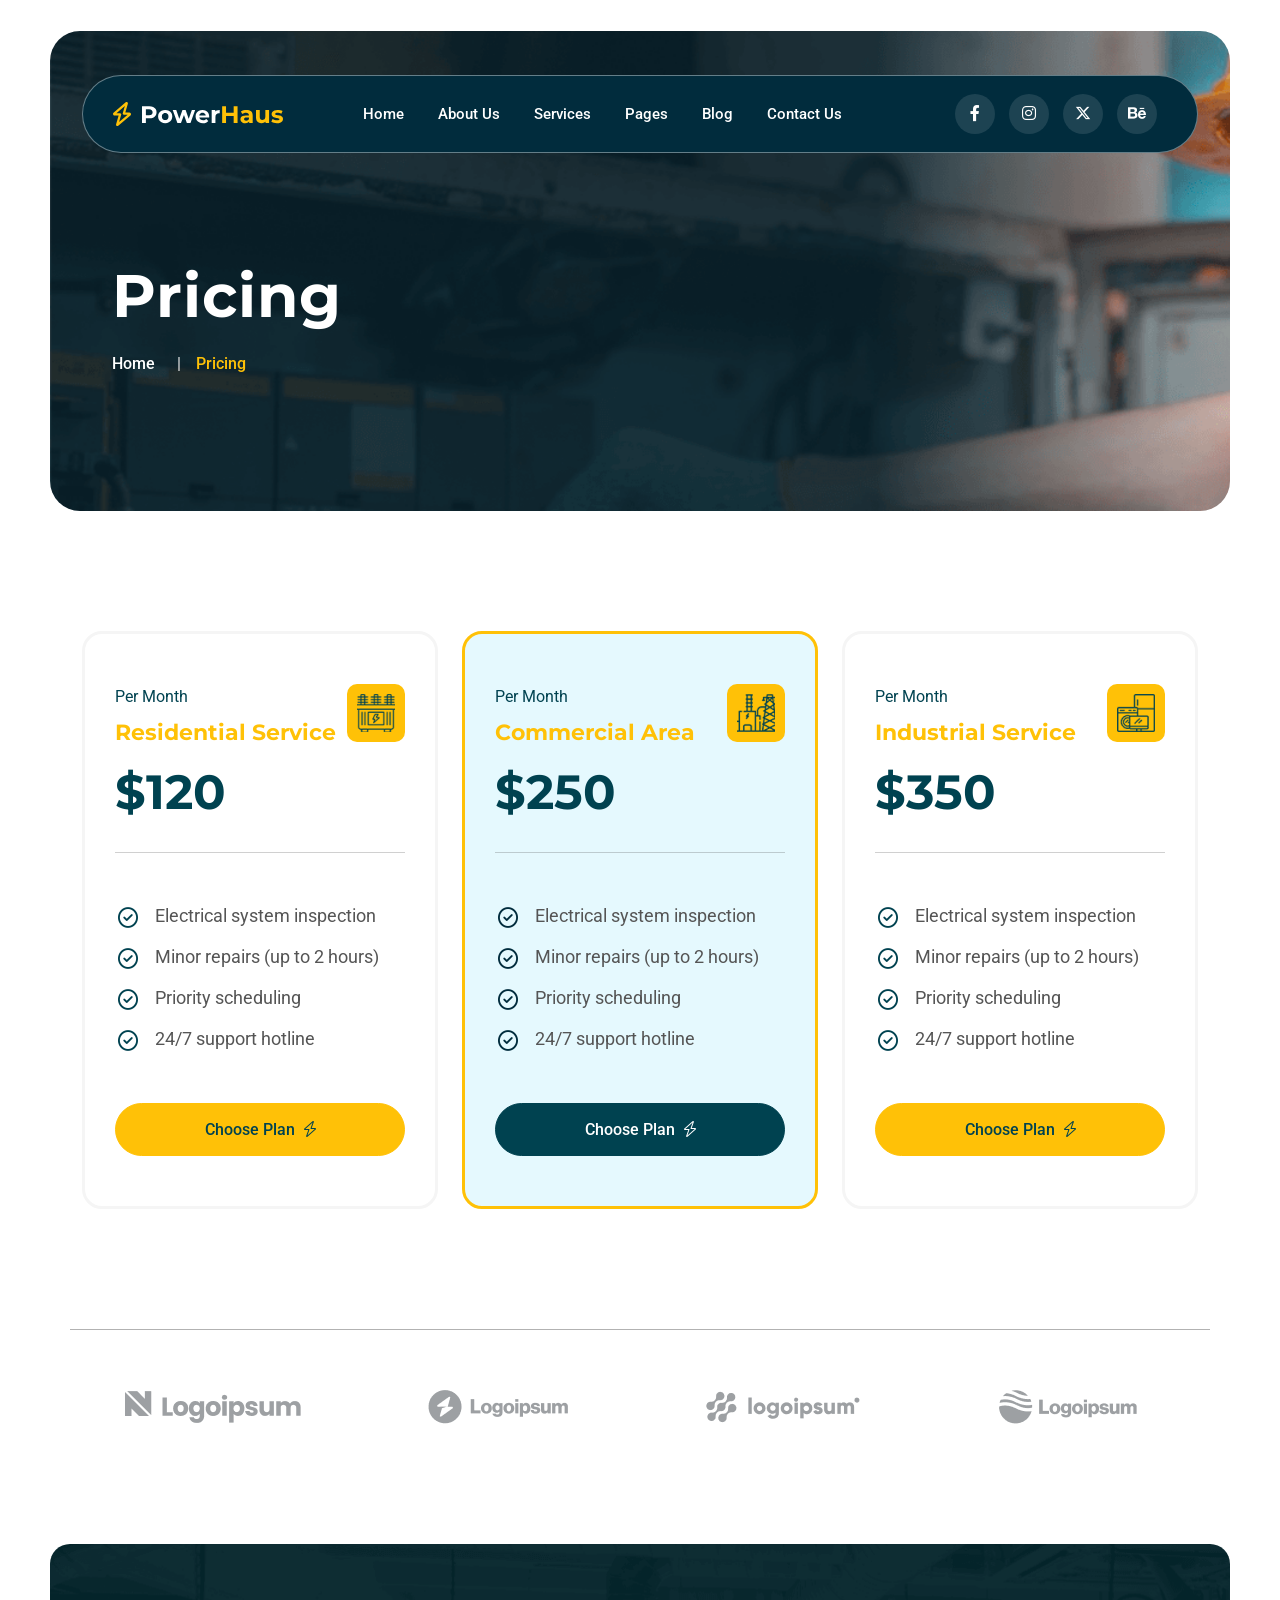
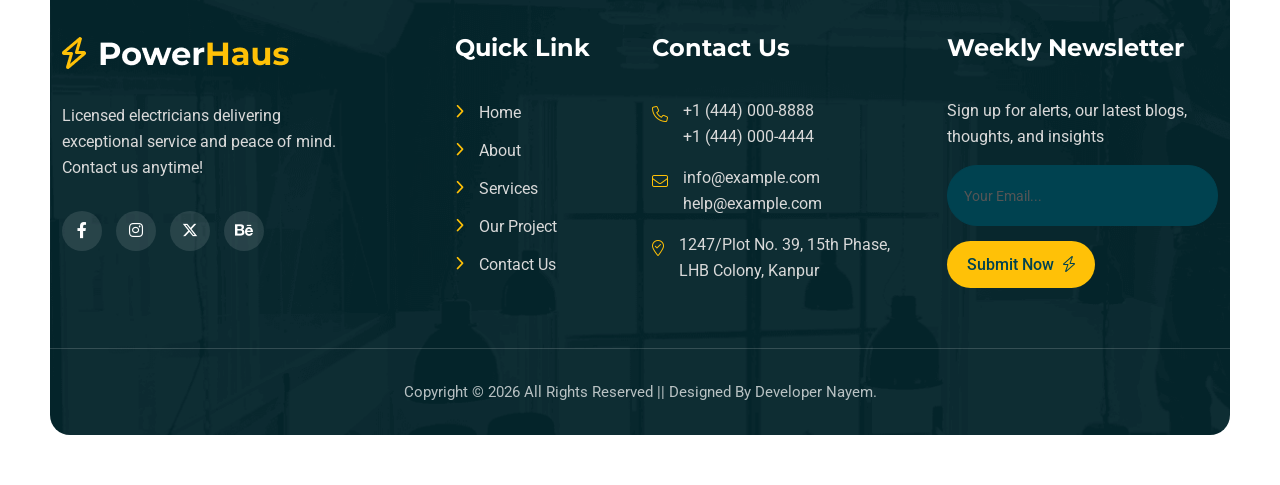
<file: pricing.html>
<!doctype html>
<html class="no-js" lang="zxx">



<head>
    <meta charset="utf-8">
    <meta http-equiv="x-ua-compatible" content="ie=edge">
    <title>Powerhaus - Dietitian & Wellness Website </title>
    <meta name="description" content="">
    <meta name="viewport" content="width=device-width, initial-scale=1">
    <link rel="shortcut icon" type="image/x-icon" href="img/favicon.ico">
    <!-- Place favicon.ico in the root directory -->

    <!-- CSS here -->
    <link rel="stylesheet" href="css/bootstrap.min.css">
    <link rel="stylesheet" href="css/animate.min.css">
    <link rel="stylesheet" href="css/magnific-popup.css">
    <link rel="stylesheet" href="fontawesome/css/all.min.css">
    <link rel="stylesheet" href="fontawesome-pro/css/all.min.css">
    <link rel="stylesheet" href="css/dripicons.css">
    <link rel="stylesheet" href="css/slick.css">
    <link rel="stylesheet" href="css/meanmenu.css">
    <link rel="stylesheet" href="css/default.css">
    <link rel="stylesheet" href="css/style.css">
    <link rel="stylesheet" href="css/swiper.min.css">
    <link rel="stylesheet" href="css/responsive.css">
</head>

<body>
    <!--  Preloader  -->
    <div id="preloader" class="loader-wrapper">
        <div id="loading" class="loader"> </div>
    </div>
    <!--  Preloader end  -->
    <!-- header -->
    <header class="header-area header-two">
        <div id="header-sticky3" class="menu-area">
            <div class="container-fluid pl-50 pr-50">

                <div class="container">
                    <div class="second-menu">
                        <div class="row align-items-center">
                            <div class="col-xl-3 col-lg-2 col-md-5">
                                <div class="logo">
                                    <a href="index.html"><img src="img/logo/logo.svg" alt="logo"></a>
                                </div>
                            </div>
                            <div class="col-xl-6 col-lg-10">

                                <div class="main-menu text-center">
                                    <nav id="mobile-menu">
                                        <ul>
                                            <li class="has-sub">
                                                <a href="index.html">Home</a>
                                                <ul>
                                                    <li><a href="index.html">Home Page Main</a></li>
                                                    <li><a href="index-2.html">Home Hero Slider</a></li>

                                                </ul>
                                            </li>
                                            <li><a href="about.html">About Us</a></li>
                                            <li class="has-sub">
                                                <a href="services.html">Services</a>
                                                <ul>
                                                    <li><a href="services.html">Services</a></li>
                                                    <li><a href="single-service.html">Services Details</a></li>
                                                </ul>
                                            </li>

                                            <li class="has-sub">
                                                <a href="#">Pages</a>
                                                <ul>
                                                    <li><a href="projects.html">Gallery</a></li>
                                                    <li><a href="pricing.html">Pricing</a></li>
                                                    <li><a href="team.html">Team</a></li>
                                                    <li><a href="faq.html">Faq</a></li>
                                                </ul>
                                            </li>
                                            <li class="has-sub">
                                                <a href="#">Blog</a>
                                                <ul>
                                                    <li><a href="blog.html">Blog</a></li>
                                                    <li><a href="blog-details.html">Blog Details</a></li>
                                                </ul>
                                            </li>
                                            <li><a href="contact.html">Contact Us</a></li>
                                        </ul>
                                    </nav>
                                </div>
                            </div>
                            <div class="col-xl-3 col-lg-5 d-none d-xl-block text-right">
                                <div class="footer-social">
                                    <a href="#"><i class="fab fa-facebook-f"></i></a>
                                    <a href="#"><i class="fab fa-instagram"></i></a>
                                    <a href="#"><i class="fa-brands fa-x-twitter"></i></a>
                                    <a href="#"><i class="fab fa-behance"></i></a>
                                </div>

                            </div>

                            <div class="col-12">
                                <div class="mobile-menu"></div>
                            </div>
                        </div>
                    </div>
                </div>

            </div>
        </div>
    </header>
    <!-- header-end -->
    <!-- offcanvas-area -->
    <div class="offcanvas-menu">
        <span class="menu-close"><i class="fas fa-times"></i></span>
        <form role="search" method="get" id="searchform" class="searchform" action="#">
            <input type="text" name="s" id="search" placeholder="Search" />
            <button><i class="fa fa-search"></i></button>
        </form>
        <div id="cssmenu2" class="menu-one-page-menu-container">
            <ul id="menu-one-page-menu-12" class="menu">
                <li class="menu-item menu-item-type-custom menu-item-object-custom"><a href="#home"><span>+8 12 3456897</span></a></li>
                <li class="menu-item menu-item-type-custom menu-item-object-custom"><a href="#howitwork"><span>info@example.com</span></a></li>
            </ul>
        </div>
    </div>
    <div class="offcanvas-overly"></div>
    <!-- offcanvas-end -->

    <!-- main-area -->
    <main>
        <!-- breadcrumb-area -->
        <section class="pl-50 pr-50 ">
            <div class="breadcrumb-area d-flex justify-content-center align-items-center" style="background-image:url(img/bg/bdrc-bg.png)">
                <div class="container">
                    <div class="row align-items-center">
                        <div class="col-xl-12 col-lg-12">
                            <div class="breadcrumb-wrap text-center">
                                <div class="breadcrumb-title">
                                    <h2>Pricing</h2>
                                    <div class="breadcrumb-wrap">

                                        <nav aria-label="breadcrumb">
                                            <ol class="breadcrumb">
                                                <li class="breadcrumb-item"><a href="index.html">Home</a></li>
                                                <li class="breadcrumb-item active" aria-current="page">Pricing</li>
                                            </ol>
                                        </nav>
                                    </div>
                                </div>
                            </div>
                        </div>

                    </div>
                </div>
            </div>
        </section>
        <!-- breadcrumb-area-end -->
        <!-- pricing-area -->
        <section id="pricing" class="pricing-area fix p-relative">
            <div class="container-box pt-120 pb-60">
                <div class="container">
                    <div class="row">
                        <div class="col-lg-4 col-md-6">
                            <div class="pricing-box  mb-60 wow fadeInDown animated" data-delay=".4s">
                                <div class="pricing-head">
                                    <div class="price-icon">
                                        <img src="img/icon/pr-icon-01.png" alt="icon" />
                                    </div>
                                    <p>Per Month</p>
                                    <h3>Residential Service</h3>
                                    <div class="price-count">
                                        <h2>$120</h2>
                                    </div>
                                    <hr>
                                </div>

                                <div class="pricing-body mt-20 mb-30">
                                    <ul>
                                        <li>Electrical system inspection</li>
                                        <li>Minor repairs (up to 2 hours)</li>
                                        <li>Priority scheduling</li>
                                        <li>24/7 support hotline</li>
                                    </ul>
                                </div>


                                <div class="pricing-btn">
                                    <a href="contact.html" class="btn yellow-btn">Choose Plan <i class="fa-light fa-bolt"></i></a>
                                </div>
                            </div>
                        </div>
                        <div class="col-lg-4 col-md-6">
                            <div class="pricing-box active mb-60 wow fadeInDown animated" data-delay=".4s">
                                <div class="pricing-head">
                                    <div class="price-icon">
                                        <img src="img/icon/pr-icon-02.png" alt="icon" />
                                    </div>
                                    <p>Per Month</p>
                                    <h3>Commercial Area</h3>
                                    <div class="price-count">
                                        <h2>$250</h2>
                                    </div>
                                    <hr>
                                </div>

                                <div class="pricing-body mt-20 mb-30">
                                    <ul>
                                        <li>Electrical system inspection</li>
                                        <li>Minor repairs (up to 2 hours)</li>
                                        <li>Priority scheduling</li>
                                        <li>24/7 support hotline</li>
                                    </ul>
                                </div>


                                <div class="pricing-btn">
                                    <a href="contact.html" class="btn yellow-btn">Choose Plan <i class="fa-light fa-bolt"></i></a>
                                </div>
                            </div>

                        </div>
                        <div class="col-lg-4 col-md-6">
                            <div class="pricing-box  mb-60 wow fadeInDown animated" data-delay=".4s">
                                <div class="pricing-head">
                                    <div class="price-icon">
                                        <img src="img/icon/pr-icon-03.png" alt="icon" />
                                    </div>
                                    <p>Per Month</p>
                                    <h3>Industrial Service</h3>
                                    <div class="price-count">
                                        <h2>$350</h2>
                                    </div>
                                    <hr>
                                </div>

                                <div class="pricing-body mt-20 mb-30">
                                    <ul>
                                        <li>Electrical system inspection</li>
                                        <li>Minor repairs (up to 2 hours)</li>
                                        <li>Priority scheduling</li>
                                        <li>24/7 support hotline</li>
                                    </ul>
                                </div>


                                <div class="pricing-btn">
                                    <a href="contact.html" class="btn yellow-btn">Choose Plan <i class="fa-light fa-bolt"></i></a>
                                </div>
                            </div>
                        </div>
                    </div>
                </div>
            </div>
        </section>
        <!-- pricing-area-end -->
        <!-- brand-area -->
        <section class="brand-area p-relative fix">
            <div class="container pt-60 pb-120" style="border-top:1px solid #0000004d;">
                <div class="row brand-active">
                    <div class="col-xl-2">
                        <div class="single-brand img-custom-anim-left wow fadeInLeft" data-delay=".1s">
                            <img src="img/brand/client-01.png" alt="img">
                        </div>
                    </div>
                    <div class="col-xl-2">
                        <div class="single-brand img-custom-anim-left wow fadeInLeft" data-delay=".1s">
                            <img src="img/brand/client-02.png" alt="img">
                        </div>
                    </div>
                    <div class="col-xl-2">
                        <div class="single-brand img-custom-anim-left wow fadeInLeft" data-delay=".1s">
                            <img src="img/brand/client-03.png" alt="img">
                        </div>
                    </div>
                    <div class="col-xl-2">
                        <div class="single-brand img-custom-anim-left wow fadeInLeft" data-delay=".1s">
                            <img src="img/brand/client-04.png" alt="img">
                        </div>
                    </div>
                    <div class="col-xl-2">
                        <div class="single-brand img-custom-anim-left wow fadeInLeft" data-delay=".1s">
                            <img src="img/brand/client-05.png" alt="img">
                        </div>
                    </div>
                    <div class="col-xl-2">
                        <div class="single-brand img-custom-anim-left wow fadeInLeft" data-delay=".1s">
                            <img src="img/brand/client-03.png" alt="img">
                        </div>
                    </div>
                </div>
            </div>

        </section>
        <!-- brand-area-end -->
    </main>
    <!-- main-area-end -->
    <!-- footer -->
    <footer class="footer-bg footer-p mb-50">
        <div class="footer-top pt-90" style="background-image: url(img/bg/footer-bg.png); background-repeat: no-repeat; background-size: cover;">
            <div class="container">
                <div class="row justify-content-between">
                    <div class="col-xl-4 col-lg-4 col-sm-6">
                        <div class="footer-widget mb-30">
                            <div class="f-widget-title mb-30">
                                <img src="img/logo/f_logo.png" alt="img">
                            </div>
                            <p class="pr-90">Licensed electricians delivering exceptional service and peace of mind. Contact us anytime!</p>
                            <div class="footer-social mt-30">
                                <a href="#"><i class="fab fa-facebook-f"></i></a>
                                <a href="#"><i class="fab fa-instagram"></i></a>
                                <a href="#"><i class="fa-brands fa-x-twitter"></i></a>
                                <a href="#"><i class="fab fa-behance"></i></a>
                            </div>
                        </div>
                    </div>
                    <div class="col-xl-2 col-lg-2 col-sm-6">
                        <div class="footer-widget mb-30">
                            <div class="f-widget-title">
                                <h2>Quick Link</h2>
                            </div>
                            <div class="footer-link">
                                <ul>
                                    <li><a href="about.html">Home</a></li>
                                    <li><a href="about.html">about</a></li>
                                    <li><a href="services.html">services</a></li>
                                    <li><a href="projects.html">Our Project</a></li>
                                    <li><a href="contact.html">Contact Us</a></li>
                                </ul>
                            </div>
                        </div>
                    </div>
                    <div class="col-xl-3 col-lg-3 col-sm-6">
                        <div class="footer-widget mb-30">
                            <div class="f-widget-title">
                                <h2>Contact Us</h2>
                            </div>
                            <div class="f-contact">
                                <ul>
                                    <li>
                                        <i class="icon fal fa-phone"></i>
                                        <span><a href="tel:+14440008888">+1 (444) 000-8888</a><br><a href="tel:+14440004444">+1 (444) 000-4444</a></span>
                                    </li>
                                    <li><i class="icon fal fa-envelope"></i>
                                        <span>
                                            <a href="mailto:info@example.com">info@example.com</a>
                                            <br>
                                            <a href="mailto:help@example.com">help@example.com</a>
                                        </span>
                                    </li>
                                    <li>
                                        <i class="icon fal fa-map-marker-check"></i>
                                        <span>1247/Plot No. 39, 15th Phase,<br> LHB Colony, Kanpur</span>
                                    </li>
                                </ul>
                            </div>
                        </div>
                    </div>
                    <div class="col-xl-3 col-lg-3 col-sm-6">
                        <div class="footer-widget mb-30">
                            <div class="f-widget-title">
                                <h2>Weekly Newsletter</h2>
                            </div>
                            <div class="footer-link">
                                <p>Sign up for alerts, our latest blogs, thoughts, and insights</p>
                                <div class="subricbe p-relative" data-animation="fadeInDown" data-delay=".4s">
                                    <form action="https://htmldemo.zcubethemes.com/powerhaus/news-mail.php" method="post" class="contact-form ">
                                        <input type="text" id="email2" name="email2" class="header-input" placeholder="Your Email..." required="">
                                        <button class="btn header-btn"> Submit Now <i class="fa-light fa-bolt"></i> </button>
                                    </form>
                                </div>
                            </div>

                        </div>
                    </div>
                </div>
            </div>
            <div class="copyright-wrap">
                <div class="container">
                    <div class="row align-items-center text-center">
                        <div class="col-lg-12 col-md-12">
                            Copyright © 2026 All Rights Reserved || Designed By Developer Nayem.
                        </div>
                    </div>
                </div>
            </div>
        </div>
    </footer>
    <!-- footer-end -->
    <!-- JS here -->
    <script src="js/vendor/modernizr-3.5.0.min.js"></script>
    <script src="js/vendor/jquery-3.6.0.min.js"></script>
    <script src="js/popper.min.js"></script>
    <script src="js/bootstrap.min.js"></script>
    <script src="js/slick.min.js"></script>
    <script src="js/wow.min.js"></script>
    <script src="js/js_isotope.pkgd.min.js"></script>
    <script src="js/imagesloaded.min.js"></script>
    <script src="js/parallax.min.js"></script>
    <script src="js/jquery.waypoints.min.js"></script>
    <script src="js/jquery.counterup.min.js"></script>
    <script src="js/jquery.scrollUp.min.js"></script>
    <script src="js/swiper.min.js"></script>
    <script src="js/jquery.meanmenu.min.js"></script>
    <script src="js/jquery.magnific-popup.min.js"></script>
    <!--gsap js file -->
    <script src="js/gsap.min.js"></script>
    <!-- Text Effect js file -->
    <script src="js/SplitText.js"></script>
    <script src="js/ScrollTrigger.min.js"></script>
    <script src="js/main.js"></script>
</body>


</html>
</file>
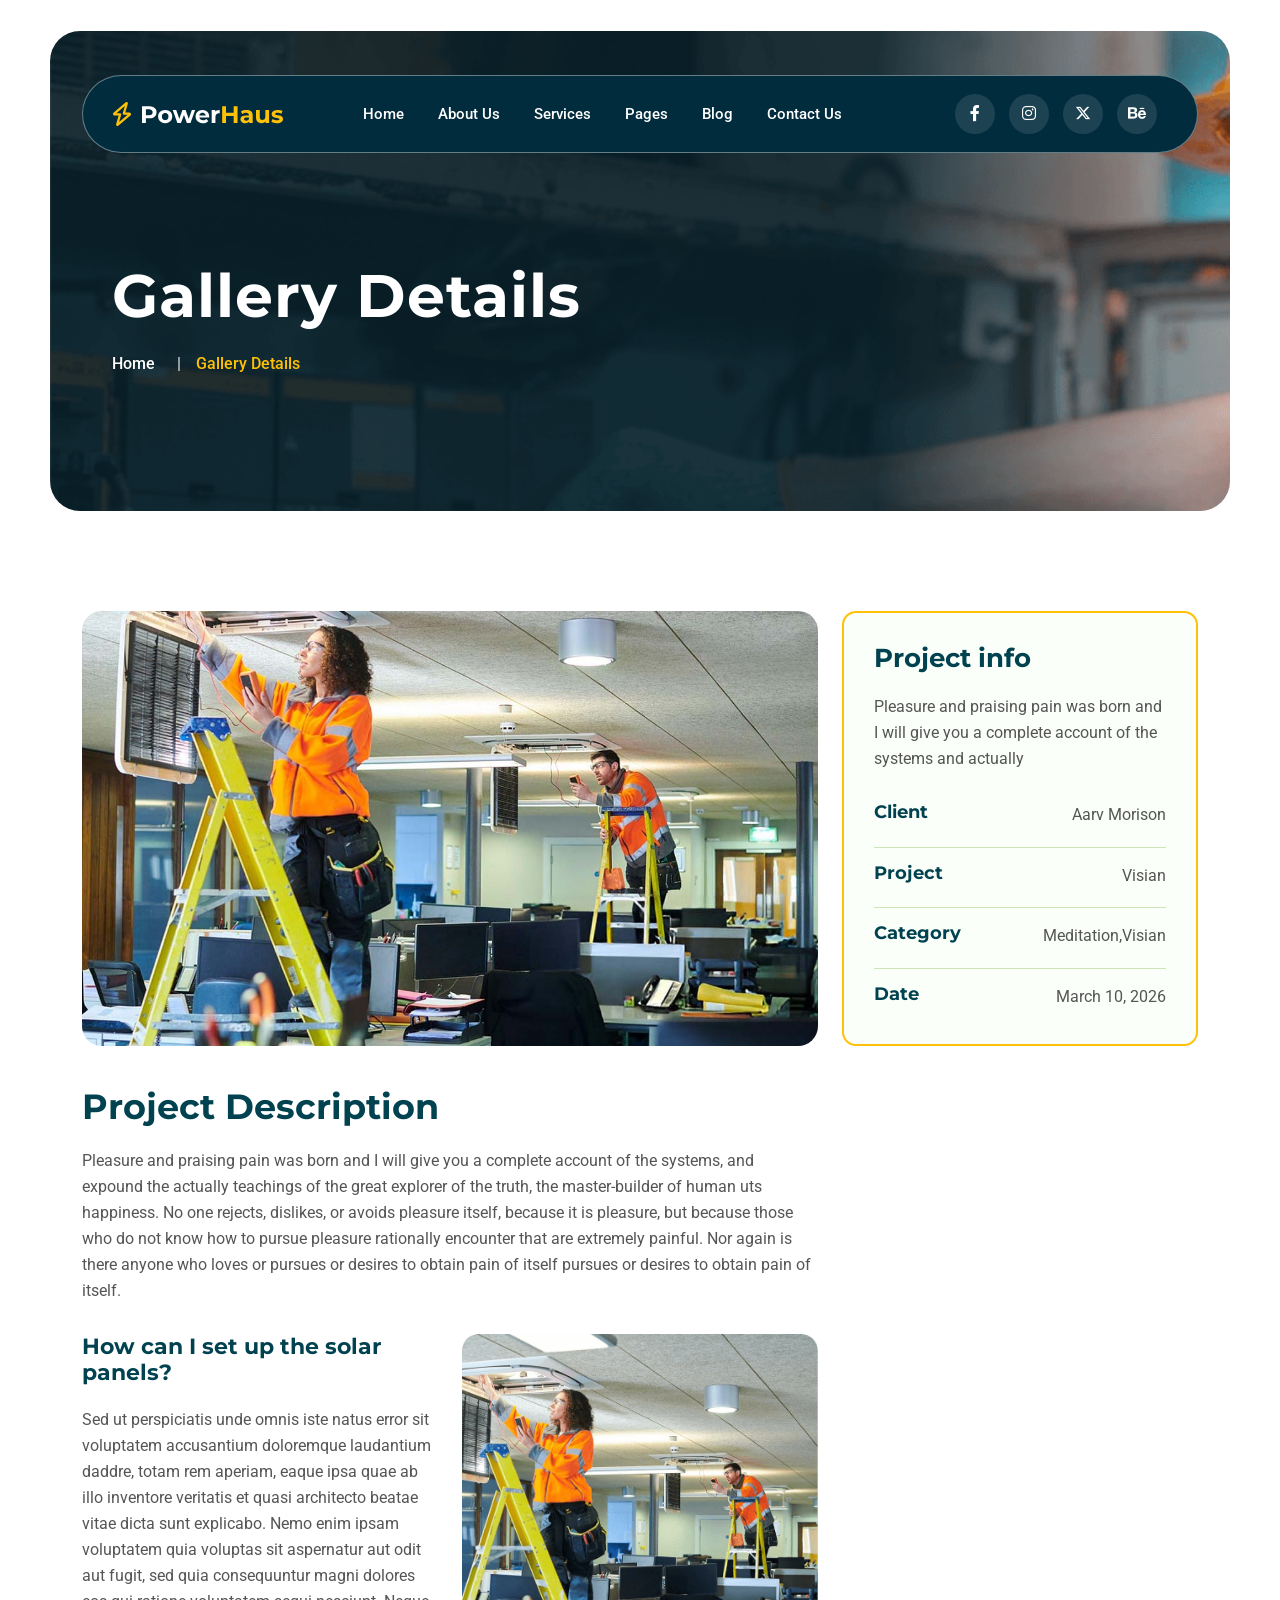
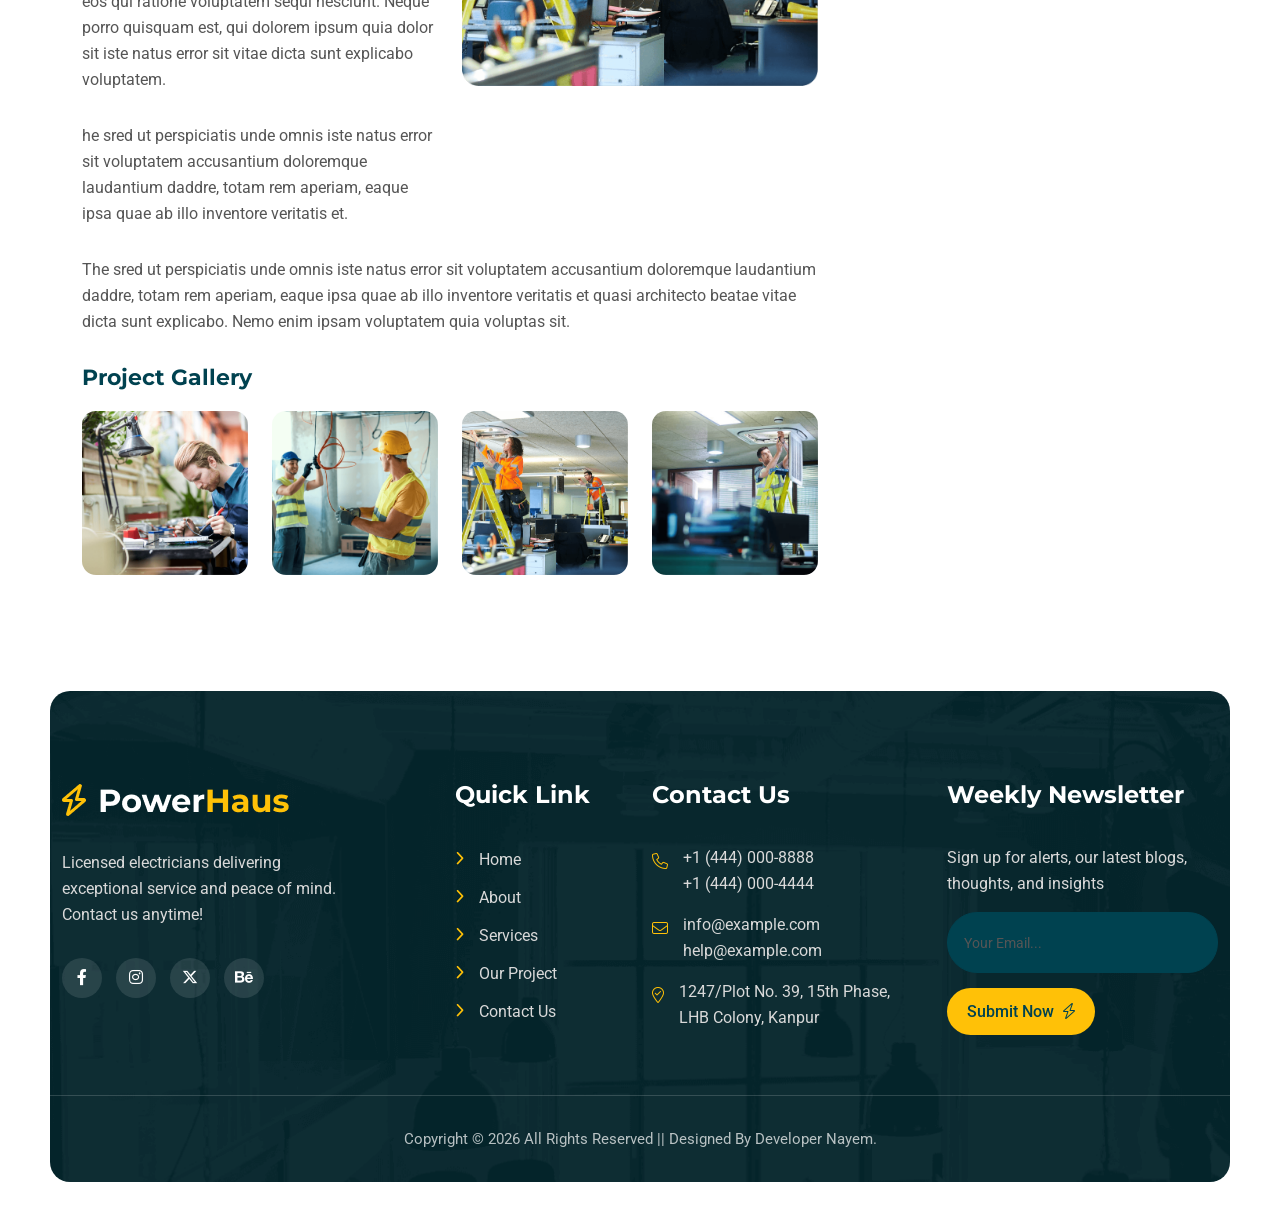
<file: projects-detail.html>
<!doctype html>
<html class="no-js" lang="zxx">



<head>
    <meta charset="utf-8">
    <meta http-equiv="x-ua-compatible" content="ie=edge">
    <title>Powerhaus - Dietitian & Wellness Website </title>
    <meta name="description" content="">
    <meta name="viewport" content="width=device-width, initial-scale=1">
    <link rel="shortcut icon" type="image/x-icon" href="img/favicon.ico">
    <!-- Place favicon.ico in the root directory -->

    <!-- CSS here -->
    <link rel="stylesheet" href="css/bootstrap.min.css">
    <link rel="stylesheet" href="css/animate.min.css">
    <link rel="stylesheet" href="css/magnific-popup.css">
    <link rel="stylesheet" href="fontawesome/css/all.min.css">
    <link rel="stylesheet" href="fontawesome-pro/css/all.min.css">
    <link rel="stylesheet" href="css/dripicons.css">
    <link rel="stylesheet" href="css/slick.css">
    <link rel="stylesheet" href="css/meanmenu.css">
    <link rel="stylesheet" href="css/default.css">
    <link rel="stylesheet" href="css/style.css">
    <link rel="stylesheet" href="css/swiper.min.css">
    <link rel="stylesheet" href="css/responsive.css">
</head>

<body>
    <!--  Preloader  -->
    <div id="preloader" class="loader-wrapper">
        <div id="loading" class="loader"> </div>
    </div>
    <!--  Preloader end  -->
    <!-- header -->
    <header class="header-area header-two">
        <div id="header-sticky3" class="menu-area">
            <div class="container-fluid pl-50 pr-50">

                <div class="container">
                    <div class="second-menu">
                        <div class="row align-items-center">
                            <div class="col-xl-3 col-lg-2 col-md-5">
                                <div class="logo">
                                    <a href="index.html"><img src="img/logo/logo.svg" alt="logo"></a>
                                </div>
                            </div>
                            <div class="col-xl-6 col-lg-10">

                                <div class="main-menu text-center">
                                    <nav id="mobile-menu">
                                        <ul>
                                            <li class="has-sub">
                                                <a href="index.html">Home</a>
                                                <ul>
                                                    <li><a href="index.html">Home Page Main</a></li>
                                                    <li><a href="index-2.html">Home Hero Slider</a></li>
                                                   
                                                </ul>
                                            </li>
                                            <li><a href="about.html">About Us</a></li>
                                            <li class="has-sub">
                                                <a href="services.html">Services</a>
                                                <ul>
                                                    <li><a href="services.html">Services</a></li>
                                                    <li><a href="single-service.html">Services Details</a></li>
                                                </ul>
                                            </li>

                                            <li class="has-sub">
                                                <a href="#">Pages</a>
                                                <ul>
                                                    <li><a href="projects.html">Gallery</a></li>
                                                    <li><a href="pricing.html">Pricing</a></li>
                                                    <li><a href="team.html">Team</a></li>
                                                    <li><a href="faq.html">Faq</a></li>
                                                </ul>
                                            </li>
                                            <li class="has-sub">
                                                <a href="#">Blog</a>
                                                <ul>
                                                    <li><a href="blog.html">Blog</a></li>
                                                    <li><a href="blog-details.html">Blog Details</a></li>
                                                </ul>
                                            </li>
                                            <li><a href="contact.html">Contact Us</a></li>
                                        </ul>
                                    </nav>
                                </div>
                            </div>
                            <div class="col-xl-3 col-lg-5 d-none d-xl-block text-right">
                                <div class="footer-social">
                                    <a href="#"><i class="fab fa-facebook-f"></i></a>
                                    <a href="#"><i class="fab fa-instagram"></i></a>
                                    <a href="#"><i class="fa-brands fa-x-twitter"></i></a>
                                    <a href="#"><i class="fab fa-behance"></i></a>
                                </div>

                            </div>

                            <div class="col-12">
                                <div class="mobile-menu"></div>
                            </div>
                        </div>
                    </div>
                </div>

            </div>
        </div>
    </header>
    <!-- header-end -->
    <!-- offcanvas-area -->
    <div class="offcanvas-menu">
        <span class="menu-close"><i class="fas fa-times"></i></span>
        <form role="search" method="get" id="searchform" class="searchform" action="#">
            <input type="text" name="s" id="search" placeholder="Search" />
            <button><i class="fa fa-search"></i></button>
        </form>
        <div id="cssmenu2" class="menu-one-page-menu-container">
            <ul id="menu-one-page-menu-12" class="menu">
                <li class="menu-item menu-item-type-custom menu-item-object-custom"><a href="#home"><span>+8 12 3456897</span></a></li>
                <li class="menu-item menu-item-type-custom menu-item-object-custom"><a href="#howitwork"><span>info@example.com</span></a></li>
            </ul>
        </div>
    </div>
    <div class="offcanvas-overly"></div>
    <!-- offcanvas-end -->

    <!-- main-area -->
    <main>
        <!-- breadcrumb-area -->
        <section class="pl-50 pr-50 ">
            <div class="breadcrumb-area d-flex justify-content-center align-items-center" style="background-image:url(img/bg/bdrc-bg.png)">
                <div class="container">
                    <div class="row align-items-center">
                        <div class="col-xl-12 col-lg-12">
                            <div class="breadcrumb-wrap text-center">
                                <div class="breadcrumb-title">
                                    <h2>Gallery Details</h2>
                                    <div class="breadcrumb-wrap">

                                        <nav aria-label="breadcrumb">
                                            <ol class="breadcrumb">
                                                <li class="breadcrumb-item"><a href="index.html">Home</a></li>
                                                <li class="breadcrumb-item active" aria-current="page">Gallery Details</li>
                                            </ol>
                                        </nav>
                                    </div>
                                </div>
                            </div>
                        </div>

                    </div>
                </div>
            </div>
        </section>
        <!-- breadcrumb-area-end -->
        <!-- Project Detail -->
        <section class="project-detail pt-145 pb-90">
            <div class="container">
                <!-- Lower Content -->
                <div class="lower-content">
                    <div class="row">
                        <div class="col-lg-8">
                            <!-- Upper Content -->
                            <div class="upper-box">
                                <div class="single-item-carousel owl-carousel owl-theme">
                                    <figure class="image"> <img src="img/blog/inner_b1.jpg" alt="img"></figure>
                                </div>
                            </div>
                            <div class="inner-column">
                                <h2>Project Description</h2>
                                <p>Pleasure and praising pain was born and I will give you a complete account of the systems, and expound the actually teachings of the great explorer of the truth, the master-builder of human uts happiness. No one rejects, dislikes, or avoids pleasure itself, because it is pleasure, but because those who do not know how to pursue pleasure rationally encounter that are extremely painful. Nor again is there anyone who loves or pursues or desires to obtain pain of itself pursues or desires to obtain pain of itself.</p>
                                <!-- Two Column -->
                                <div class="two-column">
                                    <div class="row">
                                        <div class="text-column col-xl-6 col-lg-6 col-md-6">
                                            <h4>How can I set up the solar panels?</h4>
                                            <p>Sed ut perspiciatis unde omnis iste natus error sit voluptatem accusantium doloremque laudantium daddre, totam rem aperiam, eaque ipsa quae ab illo inventore veritatis et quasi architecto beatae vitae dicta sunt explicabo. Nemo enim ipsam voluptatem quia voluptas sit aspernatur aut odit aut fugit, sed quia consequuntur magni dolores eos qui ratione voluptatem sequi nesciunt. Neque porro quisquam est, qui dolorem ipsum quia dolor sit iste natus error sit vitae dicta sunt explicabo voluptatem.</p>
                                            <p>he sred ut perspiciatis unde omnis iste natus error sit voluptatem accusantium doloremque laudantium daddre, totam rem aperiam, eaque ipsa quae ab illo inventore veritatis et.</p>

                                        </div>

                                        <div class="image-column col-xl-6 col-lg-12 col-md-12">
                                            <figure class="image"> <img src="img/gallery/gallery-03.png" alt="img"></figure>
                                        </div>


                                    </div>
                                </div>

                                <p>The sred ut perspiciatis unde omnis iste natus error sit voluptatem accusantium doloremque laudantium daddre, totam rem aperiam, eaque ipsa quae ab illo inventore veritatis et quasi architecto beatae vitae dicta sunt explicabo. Nemo enim ipsam voluptatem quia voluptas sit.</p>

                                <h4>
                                    Project Gallery
                                </h4>
                                <div class="row">
                                    <div class="image-column col-xl-3 col-lg-12 col-md-12">
                                        <figure class="image"> <img src="img/gallery/gallery-01.png" alt="img"></figure>
                                    </div>
                                    <div class="image-column col-xl-3 col-lg-12 col-md-12">
                                        <figure class="image"> <img src="img/gallery/gallery-02.png" alt="img"></figure>
                                    </div>
                                    <div class="image-column col-xl-3 col-lg-12 col-md-12">
                                        <figure class="image"> <img src="img/gallery/gallery-03.png" alt="img"></figure>
                                    </div>
                                    <div class="image-column col-xl-3 col-lg-12 col-md-12">
                                        <figure class="image"> <img src="img/gallery/gallery-04.png" alt="img"></figure>
                                    </div>
                                </div>

                            </div>
                        </div>
                        <div class="info-column col-lg-4 col-md-12 col-sm-12">
                            <div class="inner-column">
                                <h3>Project info</h3>
                                <p>Pleasure and praising pain was born and I will give you a complete account of the systems and actually</p>
                                <ul class="project-info clearfix">
                                    <li>
                                        <h5>Client</h5> <span>Aarv Morison</span>
                                    </li>
                                    <li>
                                        <h5>Project</h5> <span>Visian</span>
                                    </li>
                                    <li>
                                        <h5>Category</h5> <span>Meditation,Visian</span>
                                    </li>
                                    <li>
                                        <h5>Date</h5><span>March 10, 2026</span>
                                    </li>
                                </ul>
                            </div>
                        </div>
                        <div class="text-column col-lg-12 col-md-12 col-sm-12">


                        </div>
                    </div>
                </div>
            </div>
        </section>
        <!--End Project Detail -->
    </main>
    <!-- main-area-end -->
    <!-- footer -->
    <footer class="footer-bg footer-p mb-50">
        <div class="footer-top pt-90" style="background-image: url(img/bg/footer-bg.png); background-repeat: no-repeat; background-size: cover;">
            <div class="container">
                <div class="row justify-content-between">
                    <div class="col-xl-4 col-lg-4 col-sm-6">
                        <div class="footer-widget mb-30">
                            <div class="f-widget-title mb-30">
                                <img src="img/logo/f_logo.png" alt="img">
                            </div>
                            <p class="pr-90">Licensed electricians delivering exceptional service and peace of mind. Contact us anytime!</p>
                            <div class="footer-social mt-30">
                                <a href="#"><i class="fab fa-facebook-f"></i></a>
                                <a href="#"><i class="fab fa-instagram"></i></a>
                                <a href="#"><i class="fa-brands fa-x-twitter"></i></a>
                                <a href="#"><i class="fab fa-behance"></i></a>
                            </div>
                        </div>
                    </div>
                    <div class="col-xl-2 col-lg-2 col-sm-6">
                        <div class="footer-widget mb-30">
                            <div class="f-widget-title">
                                <h2>Quick Link</h2>
                            </div>
                            <div class="footer-link">
                                <ul>
                                    <li><a href="about.html">Home</a></li>
                                    <li><a href="about.html">about</a></li>
                                    <li><a href="services.html">services</a></li>
                                    <li><a href="projects.html">Our Project</a></li>
                                    <li><a href="contact.html">Contact Us</a></li>
                                </ul>
                            </div>
                        </div>
                    </div>
                    <div class="col-xl-3 col-lg-3 col-sm-6">
                        <div class="footer-widget mb-30">
                            <div class="f-widget-title">
                                <h2>Contact Us</h2>
                            </div>
                            <div class="f-contact">
                                <ul>
                                    <li>
                                        <i class="icon fal fa-phone"></i>
                                        <span><a href="tel:+14440008888">+1 (444) 000-8888</a><br><a href="tel:+14440004444">+1 (444) 000-4444</a></span>
                                    </li>
                                    <li><i class="icon fal fa-envelope"></i>
                                        <span>
                                            <a href="mailto:info@example.com">info@example.com</a>
                                            <br>
                                            <a href="mailto:help@example.com">help@example.com</a>
                                        </span>
                                    </li>
                                    <li>
                                        <i class="icon fal fa-map-marker-check"></i>
                                        <span>1247/Plot No. 39, 15th Phase,<br> LHB Colony, Kanpur</span>
                                    </li>
                                </ul>
                            </div>
                        </div>
                    </div>
                    <div class="col-xl-3 col-lg-3 col-sm-6">
                        <div class="footer-widget mb-30">
                            <div class="f-widget-title">
                                <h2>Weekly Newsletter</h2>
                            </div>
                            <div class="footer-link">
                                <p>Sign up for alerts, our latest blogs, thoughts, and insights</p>
                                <div class="subricbe p-relative" data-animation="fadeInDown" data-delay=".4s">
                                    <form action="https://htmldemo.zcubethemes.com/powerhaus/news-mail.php" method="post" class="contact-form ">
                                        <input type="text" id="email2" name="email2" class="header-input" placeholder="Your Email..." required="">
                                        <button class="btn header-btn"> Submit Now <i class="fa-light fa-bolt"></i> </button>
                                    </form>
                                </div>
                            </div>

                        </div>
                    </div>
                </div>
            </div>
            <div class="copyright-wrap">
                <div class="container">
                    <div class="row align-items-center text-center">
                        <div class="col-lg-12 col-md-12">
                            Copyright © 2026 All Rights Reserved || Designed By Developer Nayem.
                        </div>
                    </div>
                </div>
            </div>
        </div>
    </footer>
    <!-- footer-end -->
    <!-- JS here -->
    <script src="js/vendor/modernizr-3.5.0.min.js"></script>
    <script src="js/vendor/jquery-3.6.0.min.js"></script>
    <script src="js/popper.min.js"></script>
    <script src="js/bootstrap.min.js"></script>
    <script src="js/slick.min.js"></script>
    <script src="js/wow.min.js"></script>
    <script src="js/js_isotope.pkgd.min.js"></script>
    <script src="js/imagesloaded.min.js"></script>
    <script src="js/parallax.min.js"></script>
    <script src="js/jquery.waypoints.min.js"></script>
    <script src="js/jquery.counterup.min.js"></script>
    <script src="js/jquery.scrollUp.min.js"></script>
    <script src="js/swiper.min.js"></script>
    <script src="js/jquery.meanmenu.min.js"></script>
    <script src="js/jquery.magnific-popup.min.js"></script>
    <!--gsap js file -->
    <script src="js/gsap.min.js"></script>
    <!-- Text Effect js file -->
    <script src="js/SplitText.js"></script>
    <script src="js/ScrollTrigger.min.js"></script>
    <script src="js/main.js"></script>
</body>



</html>
</file>
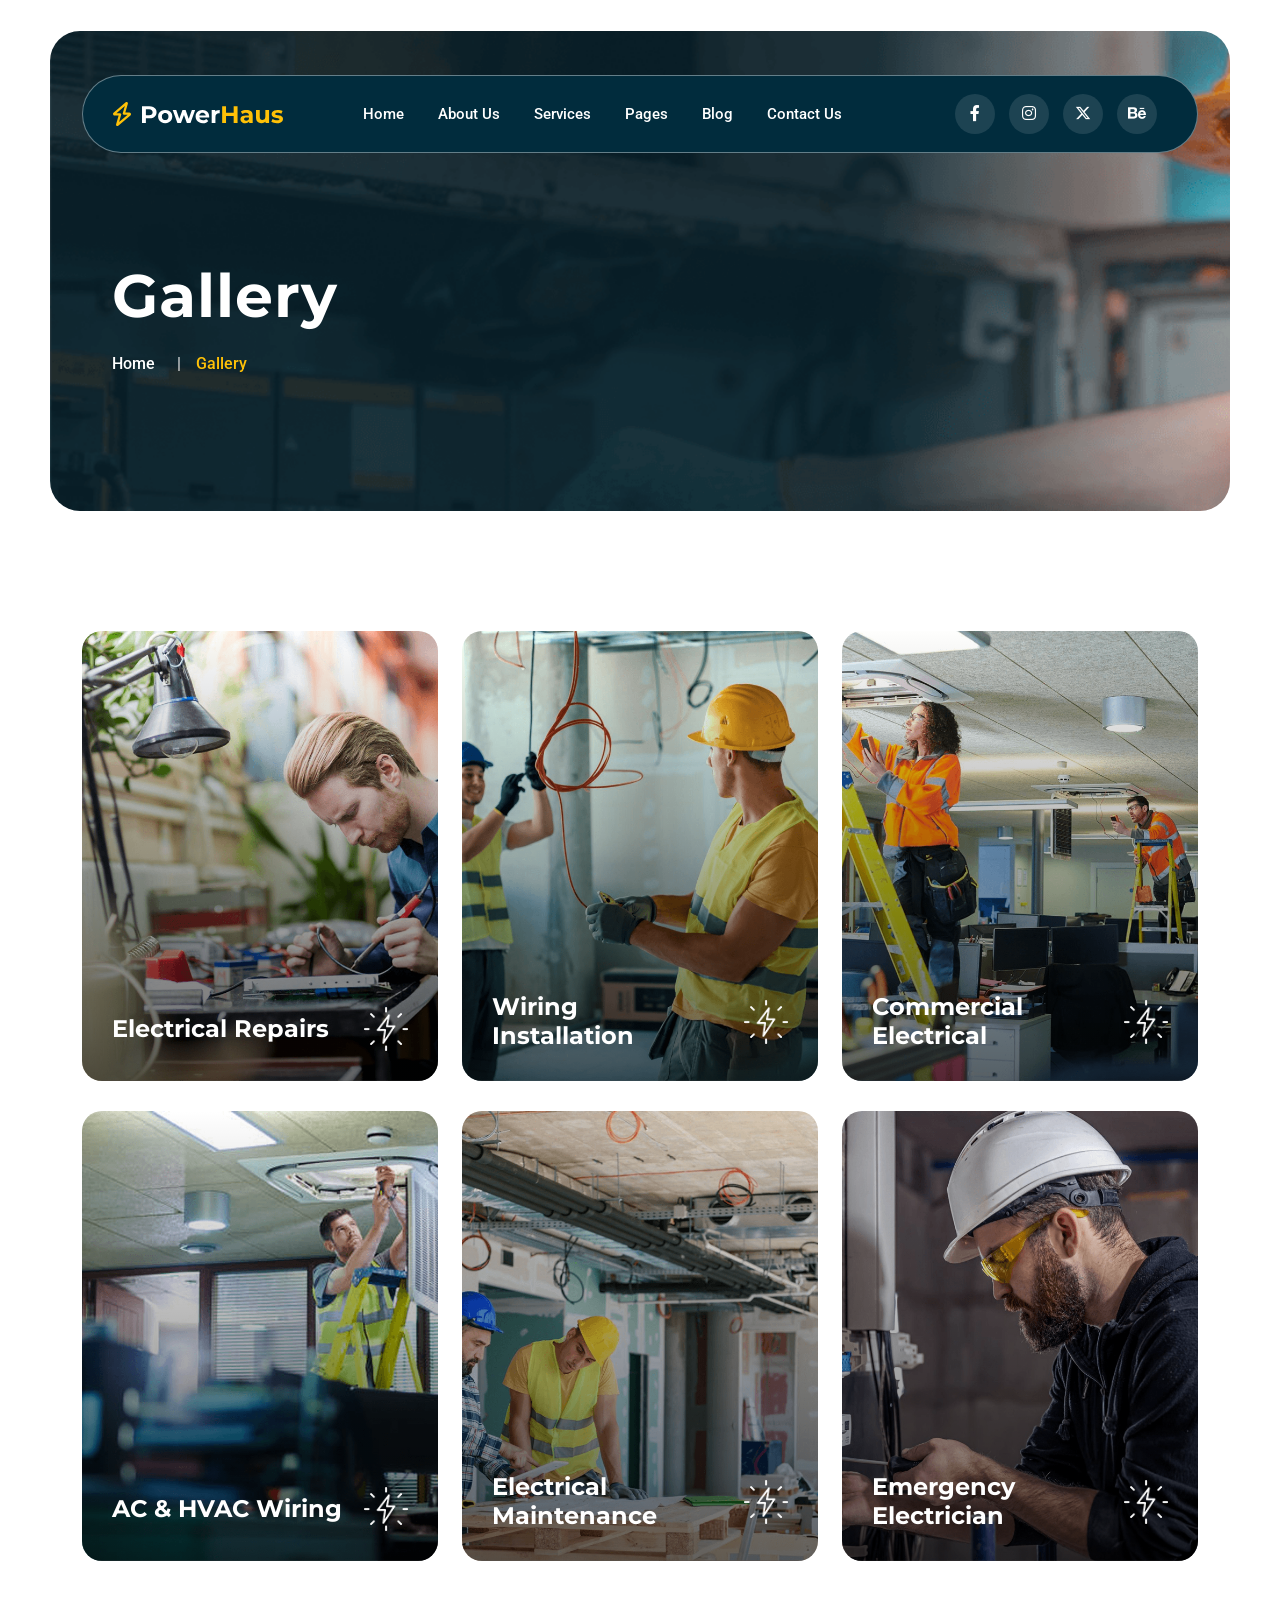
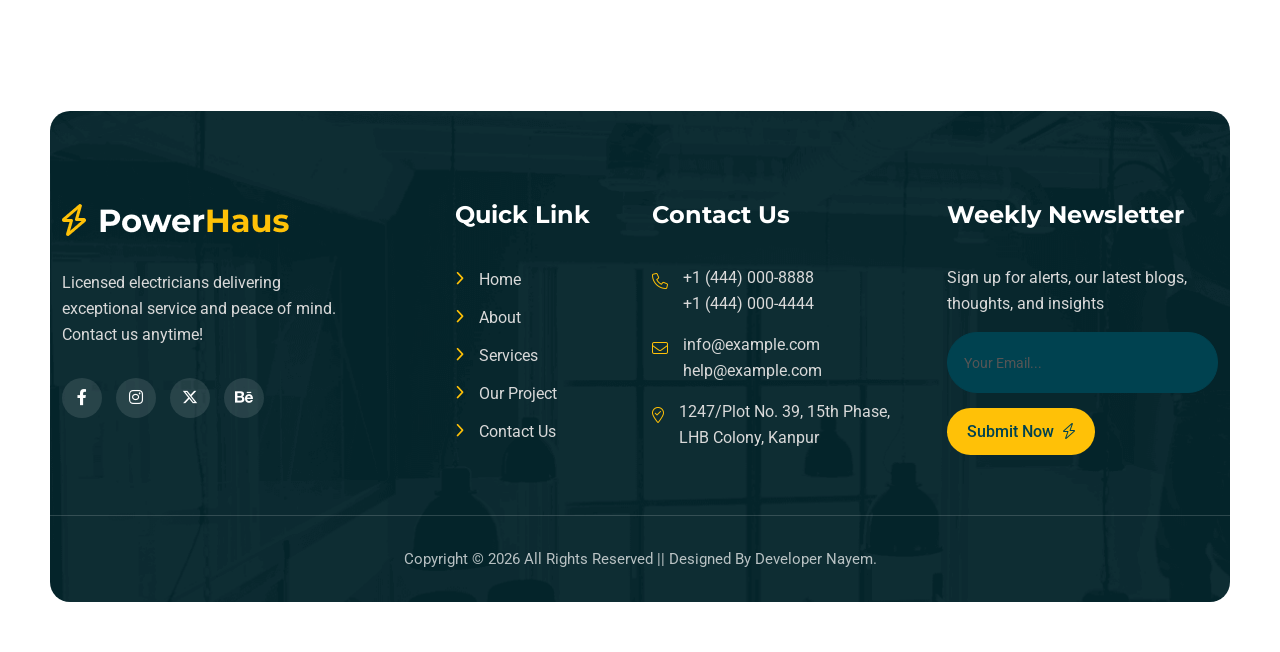
<file: projects.html>
<!doctype html>
<html class="no-js" lang="zxx">


<head>
    <meta charset="utf-8">
    <meta http-equiv="x-ua-compatible" content="ie=edge">
    <title>Powerhaus - Dietitian & Wellness Website </title>
    <meta name="description" content="">
    <meta name="viewport" content="width=device-width, initial-scale=1">
    <link rel="shortcut icon" type="image/x-icon" href="img/favicon.ico">
    <!-- Place favicon.ico in the root directory -->

    <!-- CSS here -->
    <link rel="stylesheet" href="css/bootstrap.min.css">
    <link rel="stylesheet" href="css/animate.min.css">
    <link rel="stylesheet" href="css/magnific-popup.css">
    <link rel="stylesheet" href="fontawesome/css/all.min.css">
    <link rel="stylesheet" href="fontawesome-pro/css/all.min.css">
    <link rel="stylesheet" href="css/dripicons.css">
    <link rel="stylesheet" href="css/slick.css">
    <link rel="stylesheet" href="css/meanmenu.css">
    <link rel="stylesheet" href="css/default.css">
    <link rel="stylesheet" href="css/style.css">
    <link rel="stylesheet" href="css/swiper.min.css">
    <link rel="stylesheet" href="css/responsive.css">
</head>

<body>
    <!--  Preloader  -->
    <div id="preloader" class="loader-wrapper">
        <div id="loading" class="loader"> </div>
    </div>
    <!--  Preloader end  -->
    <!-- header -->
    <header class="header-area header-two">
        <div id="header-sticky3" class="menu-area">
            <div class="container-fluid pl-50 pr-50">

                <div class="container">
                    <div class="second-menu">
                        <div class="row align-items-center">
                            <div class="col-xl-3 col-lg-2 col-md-5">
                                <div class="logo">
                                    <a href="index.html"><img src="img/logo/logo.svg" alt="logo"></a>
                                </div>
                            </div>
                            <div class="col-xl-6 col-lg-10">

                                <div class="main-menu text-center">
                                    <nav id="mobile-menu">
                                        <ul>
                                            <li class="has-sub">
                                                <a href="index.html">Home</a>
                                                <ul>
                                                    <li><a href="index.html">Home Page Main</a></li>
                                                    <li><a href="index-2.html">Home Hero Slider</a></li>
                                                   
                                                </ul>
                                            </li>
                                            <li><a href="about.html">About Us</a></li>
                                            <li class="has-sub">
                                                <a href="services.html">Services</a>
                                                <ul>
                                                    <li><a href="services.html">Services</a></li>
                                                    <li><a href="single-service.html">Services Details</a></li>
                                                </ul>
                                            </li>

                                            <li class="has-sub">
                                                <a href="#">Pages</a>
                                                <ul>
                                                    <li><a href="projects.html">Gallery</a></li>
                                                    <li><a href="pricing.html">Pricing</a></li>
                                                    <li><a href="team.html">Team</a></li>
                                                    <li><a href="faq.html">Faq</a></li>
                                                </ul>
                                            </li>
                                            <li class="has-sub">
                                                <a href="#">Blog</a>
                                                <ul>
                                                    <li><a href="blog.html">Blog</a></li>
                                                    <li><a href="blog-details.html">Blog Details</a></li>
                                                </ul>
                                            </li>
                                            <li><a href="contact.html">Contact Us</a></li>
                                        </ul>
                                    </nav>
                                </div>
                            </div>
                            <div class="col-xl-3 col-lg-5 d-none d-xl-block text-right">
                                <div class="footer-social">
                                    <a href="#"><i class="fab fa-facebook-f"></i></a>
                                    <a href="#"><i class="fab fa-instagram"></i></a>
                                    <a href="#"><i class="fa-brands fa-x-twitter"></i></a>
                                    <a href="#"><i class="fab fa-behance"></i></a>
                                </div>

                            </div>

                            <div class="col-12">
                                <div class="mobile-menu"></div>
                            </div>
                        </div>
                    </div>
                </div>

            </div>
        </div>
    </header>
    <!-- header-end -->
    <!-- offcanvas-area -->
    <div class="offcanvas-menu">
        <span class="menu-close"><i class="fas fa-times"></i></span>
        <form role="search" method="get" id="searchform" class="searchform" action="#">
            <input type="text" name="s" id="search" placeholder="Search" />
            <button><i class="fa fa-search"></i></button>
        </form>
        <div id="cssmenu2" class="menu-one-page-menu-container">
            <ul id="menu-one-page-menu-12" class="menu">
                <li class="menu-item menu-item-type-custom menu-item-object-custom"><a href="#home"><span>+8 12 3456897</span></a></li>
                <li class="menu-item menu-item-type-custom menu-item-object-custom"><a href="#howitwork"><span>info@example.com</span></a></li>
            </ul>
        </div>
    </div>
    <div class="offcanvas-overly"></div>
    <!-- offcanvas-end -->

    <!-- main-area -->
    <main>
        <!-- breadcrumb-area -->
        <section class="pl-50 pr-50 ">
            <div class="breadcrumb-area d-flex justify-content-center align-items-center" style="background-image:url(img/bg/bdrc-bg.png)">
                <div class="container">
                    <div class="row align-items-center">
                        <div class="col-xl-12 col-lg-12">
                            <div class="breadcrumb-wrap text-center">
                                <div class="breadcrumb-title">
                                    <h2>Gallery</h2>
                                    <div class="breadcrumb-wrap">

                                        <nav aria-label="breadcrumb">
                                            <ol class="breadcrumb">
                                                <li class="breadcrumb-item"><a href="index.html">Home</a></li>
                                                <li class="breadcrumb-item active" aria-current="page">Gallery</li>
                                            </ol>
                                        </nav>
                                    </div>
                                </div>
                            </div>
                        </div>

                    </div>
                </div>
            </div>
        </section>
        <!-- breadcrumb-area-end -->
        <!-- gallery-area -->
        <section class="gallery-area p-relative fix" data-aos="fade-up" data-aos-duration="1000">
            <div class="container-box pt-120 pb-120">
                <div class="container">
                    <div class="row">
                        <div class="col-lg-4 col-md-12 mb-30">
                            <a href="projects-detail.html">
                                <figure class="gallery-image img-custom-anim-left wow fadeInLeft" data-delay=".1s">
                                    <img src="img/gallery/gallery-01.png" alt="img" class="img">
                                    <figcaption>
                                        <div class="text-outer">

                                            <div class="text">
                                                <h3>
                                                    Electrical Repairs
                                                </h3>
                                            </div>
                                            <div class="icon">
                                                <img src="img/gallery/crown.png" alt="img">
                                            </div>
                                        </div>

                                    </figcaption>
                                </figure>
                            </a>
                        </div>
                        <div class="col-lg-4 col-md-12 mb-30">
                            <a href="projects-detail.html">
                                <figure class="gallery-image img-custom-anim-left wow fadeInLeft" data-delay=".1s">
                                    <img src="img/gallery/gallery-02.png" alt="img" class="img">
                                    <figcaption>
                                        <div class="text-outer">
                                            <div class="text">
                                                <h3>
                                                    Wiring Installation
                                                </h3>

                                            </div>
                                            <div class="icon">
                                                <img src="img/gallery/crown.png" alt="img">
                                            </div>
                                        </div>

                                    </figcaption>
                                </figure>
                            </a>
                        </div>

                        <div class="col-lg-4 col-md-12 mb-30">
                            <a href="projects-detail.html">
                                <figure class="gallery-image img-custom-anim-left wow fadeInLeft" data-delay=".1s">
                                    <img src="img/gallery/gallery-03.png" alt="img" class="img">
                                    <figcaption>
                                        <div class="text-outer">
                                            <div class="text">
                                                <h3>
                                                    Commercial Electrical
                                                </h3>

                                            </div>
                                            <div class="icon">
                                                <img src="img/gallery/crown.png" alt="img">
                                            </div>
                                        </div>

                                    </figcaption>
                                </figure>
                            </a>
                        </div>
                        <div class="col-lg-4 col-md-12 mb-30">
                            <a href="projects-detail.html">
                                <figure class="gallery-image img-custom-anim-left wow fadeInLeft" data-delay=".1s">
                                    <img src="img/gallery/gallery-04.png" alt="img" class="img">
                                    <figcaption>
                                        <div class="text-outer">

                                            <div class="text">
                                                <h3>
                                                    AC & HVAC Wiring
                                                </h3>
                                            </div>
                                            <div class="icon">
                                                <img src="img/gallery/crown.png" alt="img">
                                            </div>
                                        </div>

                                    </figcaption>
                                </figure>
                            </a>
                        </div>
                        <div class="col-lg-4 col-md-12 mb-30">
                            <a href="projects-detail.html">
                                <figure class="gallery-image img-custom-anim-left wow fadeInLeft" data-delay=".1s">
                                    <img src="img/gallery/gallery-05.png" alt="img" class="img">
                                    <figcaption>
                                        <div class="text-outer">
                                            <div class="text">
                                                <h3>Electrical Maintenance</h3>
                                            </div>
                                            <div class="icon">
                                                <img src="img/gallery/crown.png" alt="img">
                                            </div>
                                        </div>

                                    </figcaption>
                                </figure>
                            </a>
                        </div>

                        <div class="col-lg-4 col-md-12 mb-30">
                            <a href="projects-detail.html">
                                <figure class="gallery-image img-custom-anim-left wow fadeInLeft" data-delay=".1s">
                                    <img src="img/gallery/gallery-06.png" alt="img" class="img">
                                    <figcaption>
                                        <div class="text-outer">
                                            <div class="text">
                                                <h3>Emergency Electrician</h3>
                                            </div>
                                            <div class="icon">
                                                <img src="img/gallery/crown.png" alt="img">
                                            </div>
                                        </div>

                                    </figcaption>
                                </figure>
                            </a>
                        </div>
                    </div>
                </div>
            </div>
        </section>
        <!-- gallery-area-end -->

    </main>
    <!-- main-area-end -->
    <!-- footer -->
    <footer class="footer-bg footer-p mb-50">
        <div class="footer-top pt-90" style="background-image: url(img/bg/footer-bg.png); background-repeat: no-repeat; background-size: cover;">
            <div class="container">
                <div class="row justify-content-between">
                    <div class="col-xl-4 col-lg-4 col-sm-6">
                        <div class="footer-widget mb-30">
                            <div class="f-widget-title mb-30">
                                <img src="img/logo/f_logo.png" alt="img">
                            </div>
                            <p class="pr-90">Licensed electricians delivering exceptional service and peace of mind. Contact us anytime!</p>
                            <div class="footer-social mt-30">
                                <a href="#"><i class="fab fa-facebook-f"></i></a>
                                <a href="#"><i class="fab fa-instagram"></i></a>
                                <a href="#"><i class="fa-brands fa-x-twitter"></i></a>
                                <a href="#"><i class="fab fa-behance"></i></a>
                            </div>
                        </div>
                    </div>
                    <div class="col-xl-2 col-lg-2 col-sm-6">
                        <div class="footer-widget mb-30">
                            <div class="f-widget-title">
                                <h2>Quick Link</h2>
                            </div>
                            <div class="footer-link">
                                <ul>
                                    <li><a href="about.html">Home</a></li>
                                    <li><a href="about.html">about</a></li>
                                    <li><a href="services.html">services</a></li>
                                    <li><a href="projects.html">Our Project</a></li>
                                    <li><a href="contact.html">Contact Us</a></li>
                                </ul>
                            </div>
                        </div>
                    </div>
                    <div class="col-xl-3 col-lg-3 col-sm-6">
                        <div class="footer-widget mb-30">
                            <div class="f-widget-title">
                                <h2>Contact Us</h2>
                            </div>
                            <div class="f-contact">
                                <ul>
                                    <li>
                                        <i class="icon fal fa-phone"></i>
                                        <span><a href="tel:+14440008888">+1 (444) 000-8888</a><br><a href="tel:+14440004444">+1 (444) 000-4444</a></span>
                                    </li>
                                    <li><i class="icon fal fa-envelope"></i>
                                        <span>
                                            <a href="mailto:info@example.com">info@example.com</a>
                                            <br>
                                            <a href="mailto:help@example.com">help@example.com</a>
                                        </span>
                                    </li>
                                    <li>
                                        <i class="icon fal fa-map-marker-check"></i>
                                        <span>1247/Plot No. 39, 15th Phase,<br> LHB Colony, Kanpur</span>
                                    </li>
                                </ul>
                            </div>
                        </div>
                    </div>
                    <div class="col-xl-3 col-lg-3 col-sm-6">
                        <div class="footer-widget mb-30">
                            <div class="f-widget-title">
                                <h2>Weekly Newsletter</h2>
                            </div>
                            <div class="footer-link">
                                <p>Sign up for alerts, our latest blogs, thoughts, and insights</p>
                                <div class="subricbe p-relative" data-animation="fadeInDown" data-delay=".4s">
                                    <form action="https://htmldemo.zcubethemes.com/powerhaus/news-mail.php" method="post" class="contact-form ">
                                        <input type="text" id="email2" name="email2" class="header-input" placeholder="Your Email..." required="">
                                        <button class="btn header-btn"> Submit Now <i class="fa-light fa-bolt"></i> </button>
                                    </form>
                                </div>
                            </div>

                        </div>
                    </div>
                </div>
            </div>
            <div class="copyright-wrap">
                <div class="container">
                    <div class="row align-items-center text-center">
                        <div class="col-lg-12 col-md-12">
                          Copyright © 2026 All Rights Reserved || Designed By Developer Nayem.
                        </div>
                    </div>
                </div>
            </div>
        </div>
    </footer>
    <!-- footer-end -->
    <!-- JS here -->
    <script src="js/vendor/modernizr-3.5.0.min.js"></script>
    <script src="js/vendor/jquery-3.6.0.min.js"></script>
    <script src="js/popper.min.js"></script>
    <script src="js/bootstrap.min.js"></script>
    <script src="js/slick.min.js"></script>
    <script src="js/wow.min.js"></script>
    <script src="js/js_isotope.pkgd.min.js"></script>
    <script src="js/imagesloaded.min.js"></script>
    <script src="js/parallax.min.js"></script>
    <script src="js/jquery.waypoints.min.js"></script>
    <script src="js/jquery.counterup.min.js"></script>
    <script src="js/jquery.scrollUp.min.js"></script>
    <script src="js/swiper.min.js"></script>
    <script src="js/jquery.meanmenu.min.js"></script>
    <script src="js/jquery.magnific-popup.min.js"></script>
    <!--gsap js file -->
    <script src="js/gsap.min.js"></script>
    <!-- Text Effect js file -->
    <script src="js/SplitText.js"></script>
    <script src="js/ScrollTrigger.min.js"></script>
    <script src="js/main.js"></script>
</body>

</html>
</file>
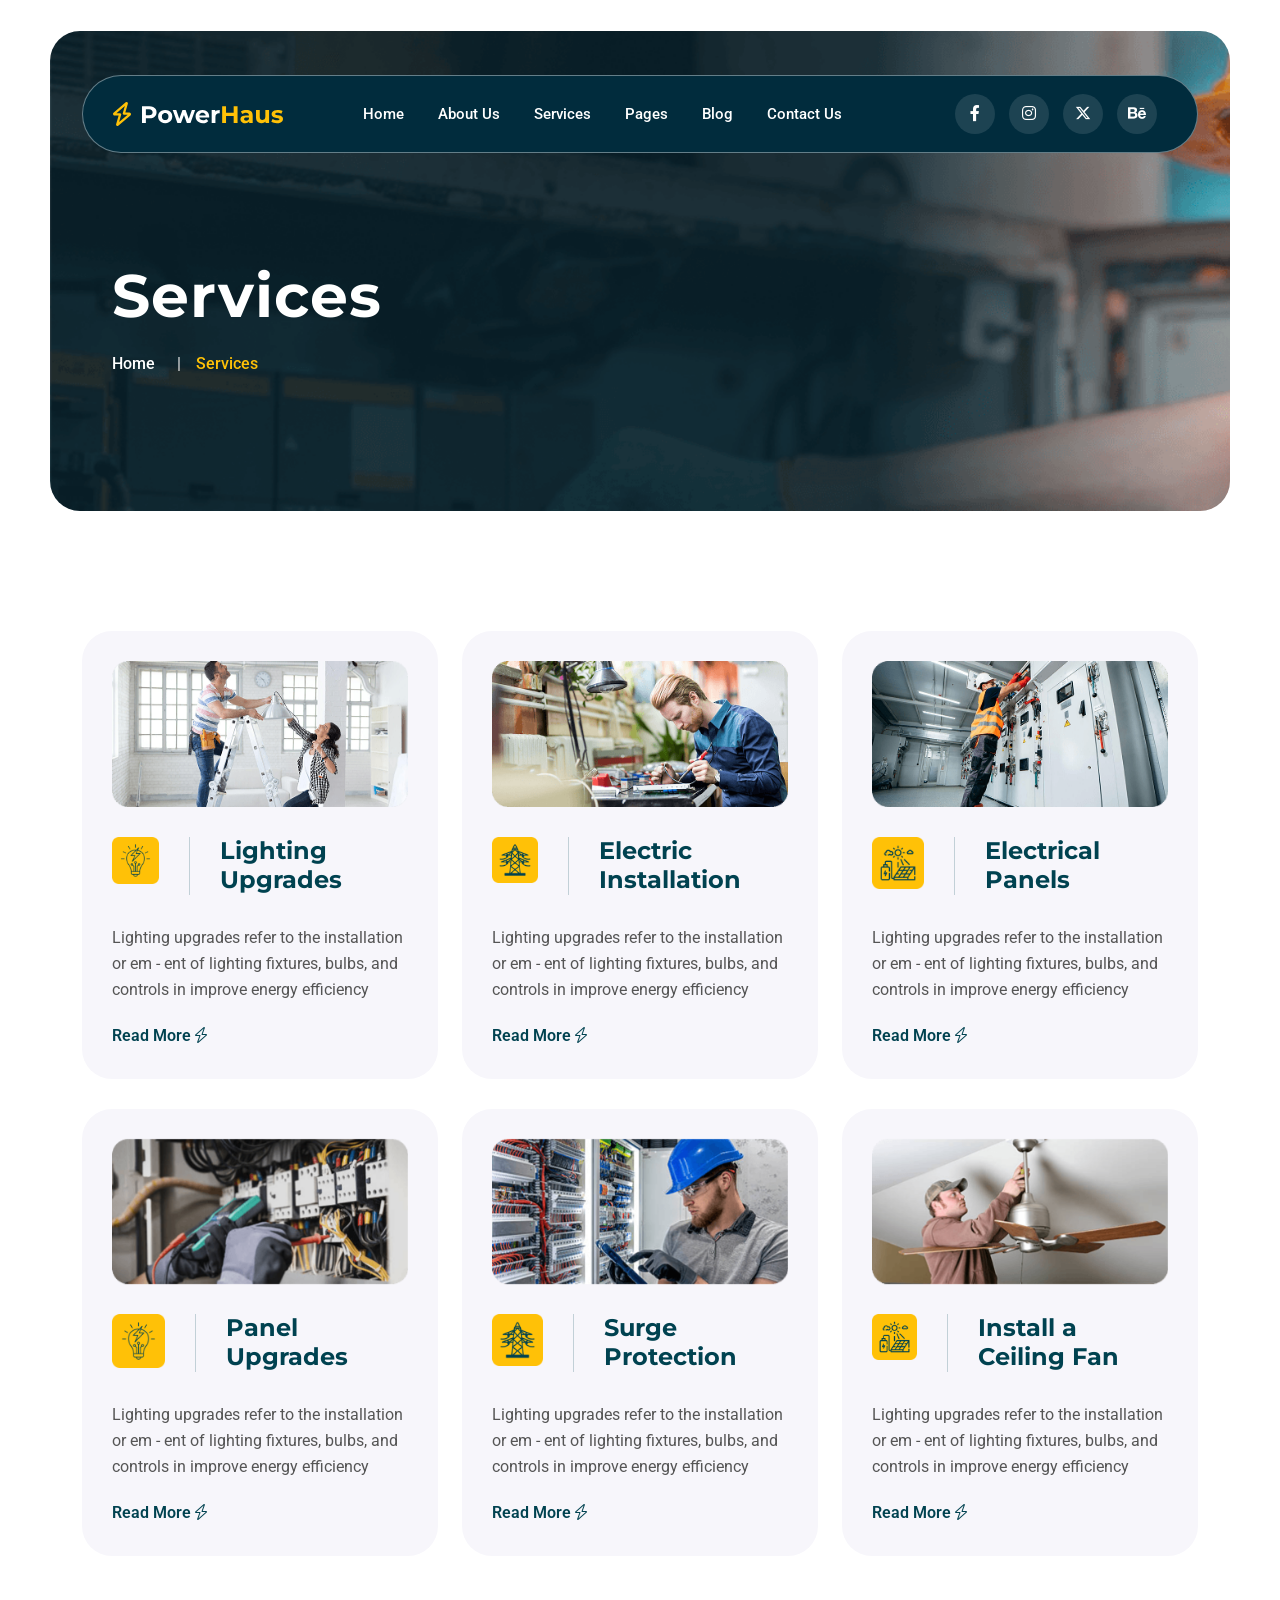
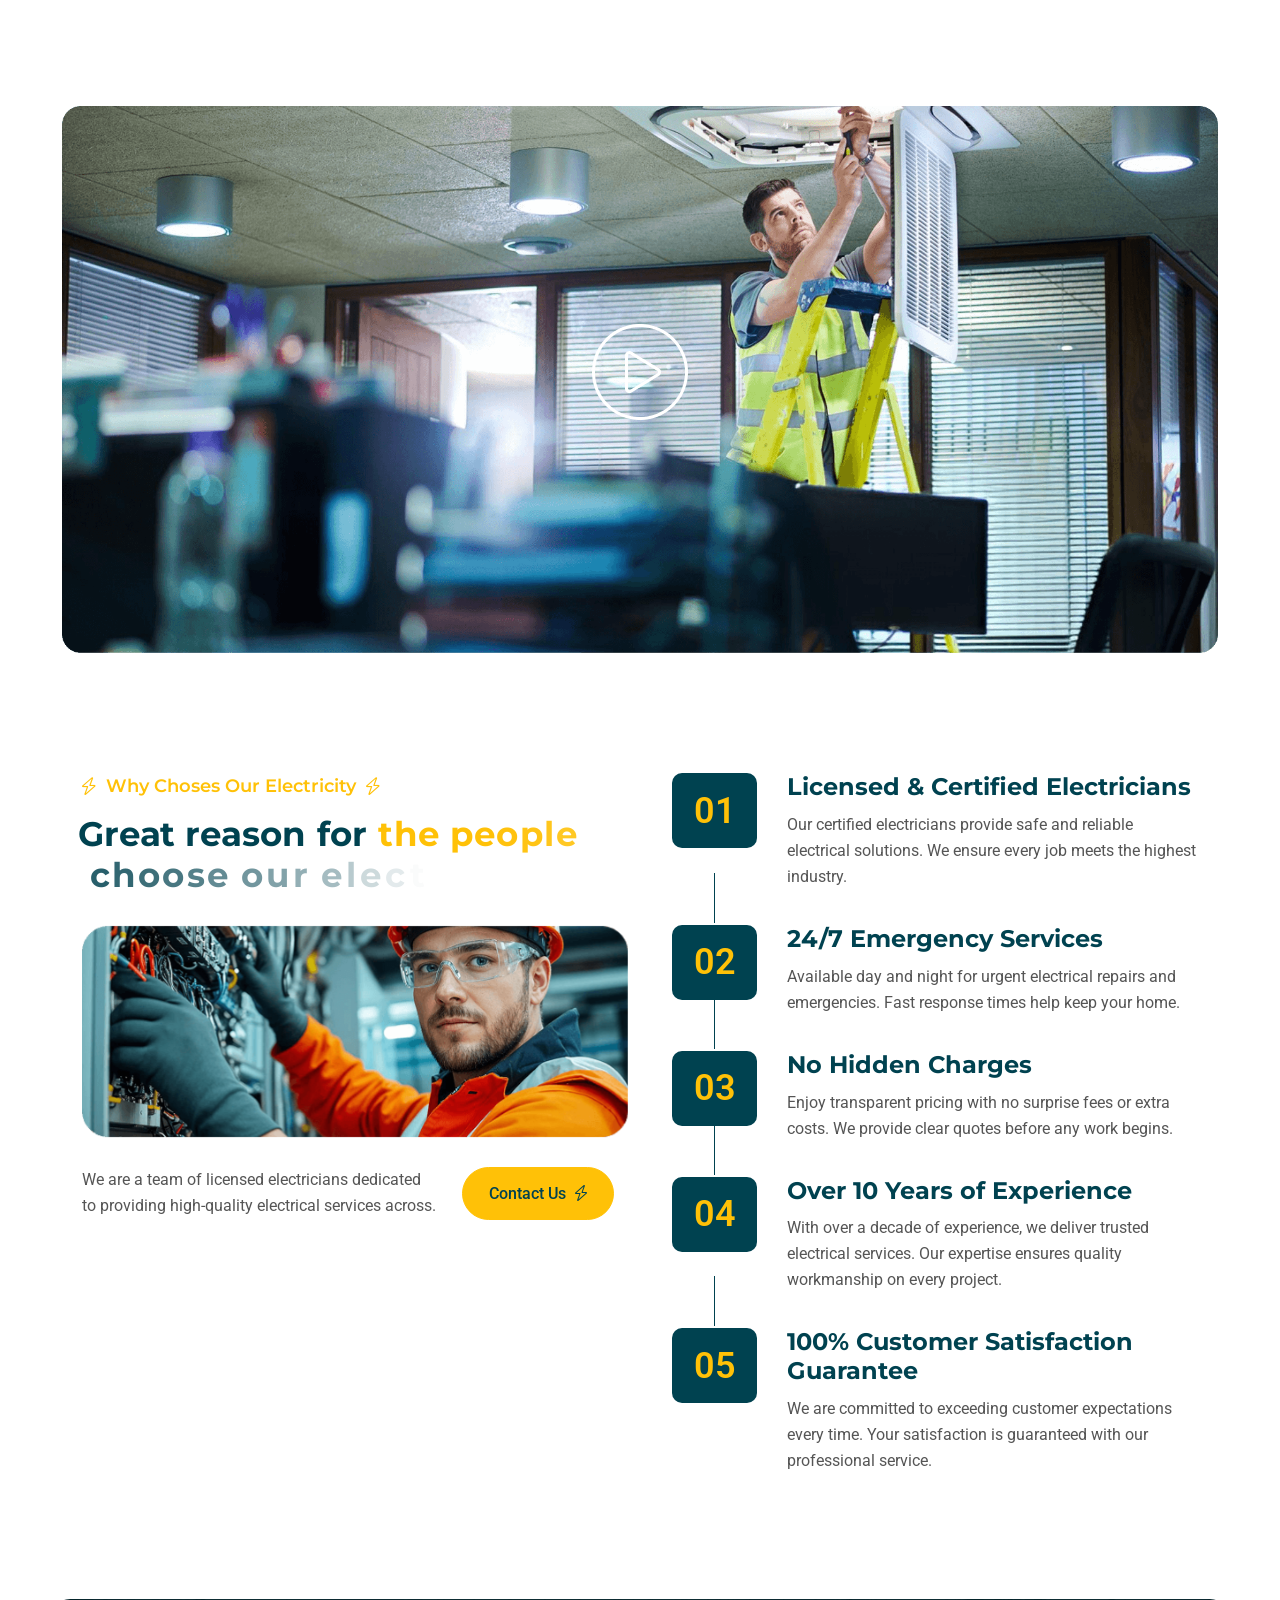
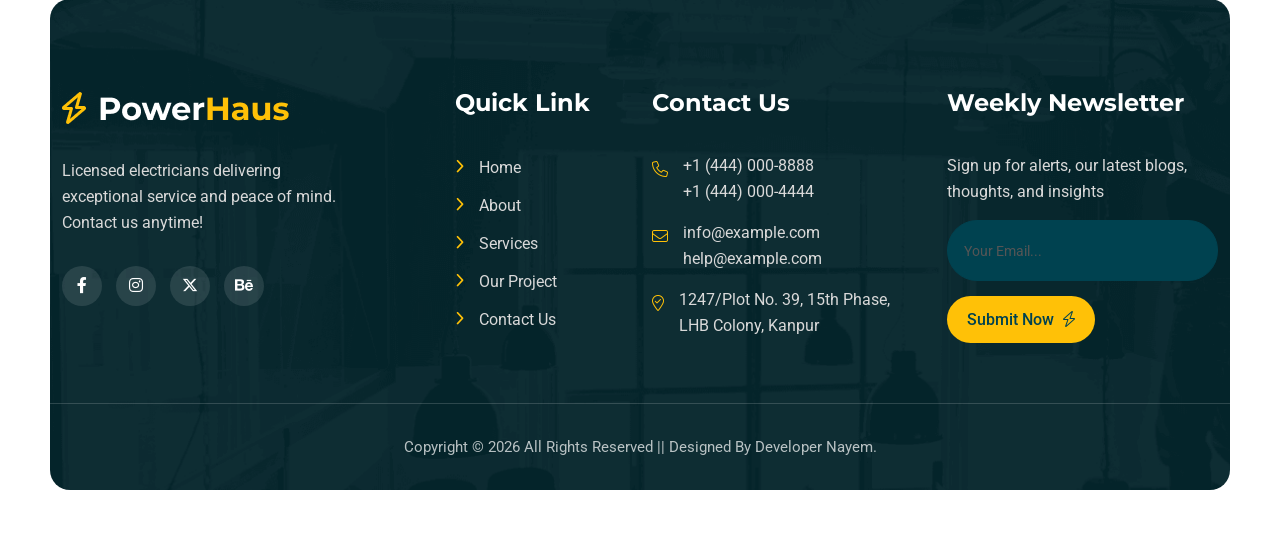
<file: services.html>
<!doctype html>
<html class="no-js" lang="zxx">



<head>
    <meta charset="utf-8">
    <meta http-equiv="x-ua-compatible" content="ie=edge">
    <title>Powerhaus - Dietitian & Wellness Website </title>
    <meta name="description" content="">
    <meta name="viewport" content="width=device-width, initial-scale=1">
    <link rel="shortcut icon" type="image/x-icon" href="img/favicon.ico">
    <!-- Place favicon.ico in the root directory -->

    <!-- CSS here -->
    <link rel="stylesheet" href="css/bootstrap.min.css">
    <link rel="stylesheet" href="css/animate.min.css">
    <link rel="stylesheet" href="css/magnific-popup.css">
    <link rel="stylesheet" href="fontawesome/css/all.min.css">
    <link rel="stylesheet" href="fontawesome-pro/css/all.min.css">
    <link rel="stylesheet" href="css/dripicons.css">
    <link rel="stylesheet" href="css/slick.css">
    <link rel="stylesheet" href="css/meanmenu.css">
    <link rel="stylesheet" href="css/default.css">
    <link rel="stylesheet" href="css/style.css">
    <link rel="stylesheet" href="css/swiper.min.css">
    <link rel="stylesheet" href="css/responsive.css">
</head>

<body>
    <!--  Preloader  -->
    <div id="preloader" class="loader-wrapper">
        <div id="loading" class="loader"> </div>
    </div>
    <!--  Preloader end  -->
    <!-- header -->
    <header class="header-area header-two">
        <div id="header-sticky3" class="menu-area">
            <div class="container-fluid pl-50 pr-50">

                <div class="container">
                    <div class="second-menu">
                        <div class="row align-items-center">
                            <div class="col-xl-3 col-lg-2 col-md-5">
                                <div class="logo">
                                    <a href="index.html"><img src="img/logo/logo.svg" alt="logo"></a>
                                </div>
                            </div>
                            <div class="col-xl-6 col-lg-10">

                                <div class="main-menu text-center">
                                    <nav id="mobile-menu">
                                        <ul>
                                            <li class="has-sub">
                                                <a href="index.html">Home</a>
                                                <ul>
                                                    <li><a href="index.html">Home Page Main</a></li>
                                                    <li><a href="index-2.html">Home Hero Slider</a></li>
                                                   
                                                </ul>
                                            </li>
                                            <li><a href="about.html">About Us</a></li>
                                            <li class="has-sub">
                                                <a href="services.html">Services</a>
                                                <ul>
                                                    <li><a href="services.html">Services</a></li>
                                                    <li><a href="single-service.html">Services Details</a></li>
                                                </ul>
                                            </li>

                                            <li class="has-sub">
                                                <a href="#">Pages</a>
                                                <ul>
                                                    <li><a href="projects.html">Gallery</a></li>
                                                    <li><a href="pricing.html">Pricing</a></li>
                                                    <li><a href="team.html">Team</a></li>
                                                    <li><a href="faq.html">Faq</a></li>
                                                </ul>
                                            </li>
                                            <li class="has-sub">
                                                <a href="#">Blog</a>
                                                <ul>
                                                    <li><a href="blog.html">Blog</a></li>
                                                    <li><a href="blog-details.html">Blog Details</a></li>
                                                </ul>
                                            </li>
                                            <li><a href="contact.html">Contact Us</a></li>
                                        </ul>
                                    </nav>
                                </div>
                            </div>
                            <div class="col-xl-3 col-lg-5 d-none d-xl-block text-right">
                                <div class="footer-social">
                                    <a href="#"><i class="fab fa-facebook-f"></i></a>
                                    <a href="#"><i class="fab fa-instagram"></i></a>
                                    <a href="#"><i class="fa-brands fa-x-twitter"></i></a>
                                    <a href="#"><i class="fab fa-behance"></i></a>
                                </div>

                            </div>

                            <div class="col-12">
                                <div class="mobile-menu"></div>
                            </div>
                        </div>
                    </div>
                </div>

            </div>
        </div>
    </header>
    <!-- header-end -->
    <!-- offcanvas-area -->
    <div class="offcanvas-menu">
        <span class="menu-close"><i class="fas fa-times"></i></span>
        <form role="search" method="get" id="searchform" class="searchform" action="#">
            <input type="text" name="s" id="search" placeholder="Search" />
            <button><i class="fa fa-search"></i></button>
        </form>
        <div id="cssmenu2" class="menu-one-page-menu-container">
            <ul id="menu-one-page-menu-12" class="menu">
                <li class="menu-item menu-item-type-custom menu-item-object-custom"><a href="#home"><span>+8 12 3456897</span></a></li>
                <li class="menu-item menu-item-type-custom menu-item-object-custom"><a href="#howitwork"><span>info@example.com</span></a></li>
            </ul>
        </div>
    </div>
    <div class="offcanvas-overly"></div>
    <!-- offcanvas-end -->

    <!-- main-area -->
    <main>
        <!-- breadcrumb-area -->
        <section class="pl-50 pr-50 ">
            <div class="breadcrumb-area d-flex justify-content-center align-items-center" style="background-image:url(img/bg/bdrc-bg.png)">
                <div class="container">
                    <div class="row align-items-center">
                        <div class="col-xl-12 col-lg-12">
                            <div class="breadcrumb-wrap text-center">
                                <div class="breadcrumb-title">
                                    <h2>Services</h2>
                                    <div class="breadcrumb-wrap">

                                        <nav aria-label="breadcrumb">
                                            <ol class="breadcrumb">
                                                <li class="breadcrumb-item"><a href="index.html">Home</a></li>
                                                <li class="breadcrumb-item active" aria-current="page">Services</li>
                                            </ol>
                                        </nav>
                                    </div>
                                </div>
                            </div>
                        </div>

                    </div>
                </div>
            </div>
        </section>
        <!-- breadcrumb-area-end -->
        <!-- services-area -->
        <section class="services-area p-relative fix">
            <div class="container-box pt-120 pb-120">
                <div class="container">
                    <div class="row">
                        <div class="col-lg-4 col-md-6 col-sm-12">
                            <div class="services-box mb-30 wow fadeInUp animated" data-animation="fadeInUp" data-delay=".4s">
                                <div class="services-content">
                                    <div class="img-custom-anim-left wow fadeInLeft services-icon">
                                        <img src="img/bg/services-01.png" alt="icon01">
                                    </div>
                                    <div class="row">
                                        <div class="col-lg-12">
                                            <div class="icon-box">
                                                <div class="icon">
                                                    <div> <img src="img/icon/sr-icon-01.png" alt="icon01"></div>
                                                </div>
                                                <div class="heading">
                                                    <h3><a href="single-service.html">Lighting Upgrades</a></h3>
                                                </div>
                                            </div>
                                            <p>Lighting upgrades refer to the installation or em - ent of lighting fixtures, bulbs, and controls in improve energy efficiency</p>
                                            <div class="sbtn mt-20">
                                                <a href="single-service.html" class="chevron-button">Read More <i class="fa-light fa-bolt"></i></a>
                                            </div>
                                        </div>
                                    </div>
                                </div>

                            </div>
                        </div>
                        <div class="col-lg-4 col-md-6 col-sm-12">
                            <div class="services-box mb-30 wow fadeInUp animated" data-animation="fadeInUp" data-delay=".4s">
                                <div class="services-content">
                                    <div class="img-custom-anim-left wow fadeInLeft services-icon">
                                        <img src="img/bg/services-02.png" alt="icon01">
                                    </div>
                                    <div class="row">
                                        <div class="col-lg-12">
                                            <div class="icon-box">
                                                <div class="icon">
                                                    <div> <img src="img/icon/sr-icon-02.png" alt="icon01"></div>
                                                </div>
                                                <div class="heading">
                                                    <h3><a href="single-service.html">Electric Installation</a></h3>
                                                </div>
                                            </div>
                                            <p>Lighting upgrades refer to the installation or em - ent of lighting fixtures, bulbs, and controls in improve energy efficiency</p>
                                            <div class="sbtn mt-20">
                                                <a href="single-service.html" class="chevron-button">Read More <i class="fa-light fa-bolt"></i></a>
                                            </div>
                                        </div>
                                    </div>
                                </div>

                            </div>
                        </div>
                        <div class="col-lg-4 col-md-6 col-sm-12">
                            <div class="services-box mb-30 wow fadeInUp animated" data-animation="fadeInUp" data-delay=".4s">
                                <div class="services-content">
                                    <div class="img-custom-anim-left wow fadeInLeft services-icon">
                                        <img src="img/bg/services-03.png" alt="icon01">
                                    </div>
                                    <div class="row">
                                        <div class="col-lg-12">
                                            <div class="icon-box">
                                                <div class="icon">
                                                    <div> <img src="img/icon/sr-icon-03.png" alt="icon01"></div>
                                                </div>
                                                <div class="heading">
                                                    <h3><a href="single-service.html">Electrical Panels</a></h3>
                                                </div>
                                            </div>
                                            <p>Lighting upgrades refer to the installation or em - ent of lighting fixtures, bulbs, and controls in improve energy efficiency</p>
                                            <div class="sbtn mt-20">
                                                <a href="single-service.html" class="chevron-button">Read More <i class="fa-light fa-bolt"></i></a>
                                            </div>
                                        </div>
                                    </div>
                                </div>

                            </div>
                        </div>
                        <div class="col-lg-4 col-md-6 col-sm-12">
                            <div class="services-box mb-30 wow fadeInUp animated" data-animation="fadeInUp" data-delay=".4s">
                                <div class="services-content">
                                    <div class="img-custom-anim-left wow fadeInLeft services-icon">
                                        <img src="img/bg/services-04.png" alt="icon01">
                                    </div>
                                    <div class="row">
                                        <div class="col-lg-12">
                                            <div class="icon-box">
                                                <div class="icon">
                                                    <div> <img src="img/icon/sr-icon-01.png" alt="icon01"></div>
                                                </div>
                                                <div class="heading">
                                                    <h3><a href="single-service.html">Panel Upgrades</a></h3>
                                                </div>
                                            </div>
                                            <p>Lighting upgrades refer to the installation or em - ent of lighting fixtures, bulbs, and controls in improve energy efficiency</p>
                                            <div class="sbtn mt-20">
                                                <a href="single-service.html" class="chevron-button">Read More <i class="fa-light fa-bolt"></i></a>
                                            </div>
                                        </div>
                                    </div>
                                </div>

                            </div>
                        </div>
                        <div class="col-lg-4 col-md-6 col-sm-12">
                            <div class="services-box mb-30 wow fadeInUp animated" data-animation="fadeInUp" data-delay=".4s">
                                <div class="services-content">
                                    <div class="img-custom-anim-left wow fadeInLeft services-icon">
                                        <img src="img/bg/services-05.png" alt="icon01">
                                    </div>
                                    <div class="row">
                                        <div class="col-lg-12">
                                            <div class="icon-box">
                                                <div class="icon">
                                                    <div> <img src="img/icon/sr-icon-02.png" alt="icon01"></div>
                                                </div>
                                                <div class="heading">
                                                    <h3><a href="single-service.html">Surge Protection</a></h3>
                                                </div>
                                            </div>
                                            <p>Lighting upgrades refer to the installation or em - ent of lighting fixtures, bulbs, and controls in improve energy efficiency</p>
                                            <div class="sbtn mt-20">
                                                <a href="single-service.html" class="chevron-button">Read More <i class="fa-light fa-bolt"></i></a>
                                            </div>
                                        </div>
                                    </div>
                                </div>

                            </div>
                        </div>
                        <div class="col-lg-4 col-md-6 col-sm-12">
                            <div class="services-box mb-30 wow fadeInUp animated" data-animation="fadeInUp" data-delay=".4s">
                                <div class="services-content">
                                    <div class="img-custom-anim-left wow fadeInLeft services-icon">
                                        <img src="img/bg/services-06.png" alt="icon01">
                                    </div>
                                    <div class="row">
                                        <div class="col-lg-12">
                                            <div class="icon-box">
                                                <div class="icon">
                                                    <div> <img src="img/icon/sr-icon-03.png" alt="icon01"></div>
                                                </div>
                                                <div class="heading">
                                                    <h3><a href="single-service.html">Install a Ceiling Fan</a></h3>
                                                </div>
                                            </div>
                                            <p>Lighting upgrades refer to the installation or em - ent of lighting fixtures, bulbs, and controls in improve energy efficiency</p>
                                            <div class="sbtn mt-20">
                                                <a href="single-service.html" class="chevron-button">Read More <i class="fa-light fa-bolt"></i></a>
                                            </div>
                                        </div>
                                    </div>
                                </div>

                            </div>
                        </div>
                    </div>
                </div>
            </div>
        </section>
        <!-- services-area-end -->
        <!-- video-area -->
        <section id="video" class="video-area p-relative wow fadeInDown animated" data-delay=".4s">
            <div class="container-box">
                <div class="container-fluid">
                    <div class="row">
                        <div class="col-12">
                            <div class="video-img">
                                <img src="img/bg/vedio-img.png" alt="circle_right">
                                <div class="s-video-wrap">
                                    <div class="s-video-content">
                                        <a href="https://www.youtube.com/watch?v=gyGsPlt06bo" class="popup-video"><img src="img/bg/play-button.png" alt="circle_right"></a>
                                    </div>
                                </div>
                            </div>
                        </div>
                    </div>
                </div>
            </div>
        </section>
        <!-- video-area-end -->

        <!-- why-hoose-us-area -->
        <section class="pt-120 pb-90 p-relative">
            <div class="container">
                <div class="row">
                    <div class="col-lg-6">
                        <div class="section-title mb-30 wow fadeInDown animated" data-delay=".4s">
                            <div class="sub-title">
                                <i class="fa-light fa-bolt"></i> Why Choses Our Electricity <i class="fa-light fa-bolt"></i>
                            </div>
                            <h2 class="text-anime-style-3">
                                Great reason for <span>the</span> <span>people</span> choose our electricity
                            </h2>
                        </div>
                        <div class="why-choose-text">
                            <div class="img-custom-anim-left wow fadeInLeft img mb-30">
                                <img src="img/bg/why_choose_img.png" alt="an-img-01">
                            </div>
                            <div class="row">
                                <div class="col-lg-8">
                                    <p>We are a team of licensed electricians dedicated to providing high-quality electrical services across.</p>
                                </div>
                                <div class="col-lg-4"> <a href="contact.html" class="btn">Contact Us <i class="fa-light fa-bolt"></i></a></div>
                            </div>
                        </div>
                    </div>
                    <div class="col-lg-6">
                        <div class="row timeline">
                            <div class="col-lg-12 col-md-12">
                                <div class="services-02-item mb-20 wow fadeInDown animated" data-delay=".4s">
                                    <div class="services-02-thumb">
                                        <span>01</span>
                                    </div>
                                    <div class="services-02-content">
                                        <h3>Licensed & Certified Electricians</h3>
                                        <p>Our certified electricians provide safe and reliable electrical solutions. We ensure every job meets the highest industry.</p>
                                    </div>
                                </div>
                            </div>
                            <div class="col-lg-12 col-md-12">
                                <div class="services-02-item mb-20 wow fadeInDown animated" data-delay=".4s">
                                    <div class="services-02-thumb">
                                        <span>02</span>
                                    </div>
                                    <div class="services-02-content">
                                        <h3>24/7 Emergency Services</h3>
                                        <p>Available day and night for urgent electrical repairs and emergencies. Fast response times help keep your home.</p>
                                    </div>
                                </div>
                            </div>
                            <div class="col-lg-12 col-md-12">
                                <div class="services-02-item mb-20  wow fadeInDown animated" data-delay=".4s">
                                    <div class="services-02-thumb">
                                        <span>03</span>
                                    </div>
                                    <div class="services-02-content">
                                        <h3>No Hidden Charges</h3>
                                        <p>Enjoy transparent pricing with no surprise fees or extra costs. We provide clear quotes before any work begins.</p>
                                    </div>
                                </div>
                            </div>
                            <div class="col-lg-12 col-md-12">
                                <div class="services-02-item mb-20  wow fadeInDown animated" data-delay=".4s">
                                    <div class="services-02-thumb">
                                        <span>04</span>
                                    </div>
                                    <div class="services-02-content">
                                        <h3>Over 10 Years of Experience</h3>
                                        <p>With over a decade of experience, we deliver trusted electrical services. Our expertise ensures quality workmanship on every project.</p>
                                    </div>
                                </div>
                            </div>
                            <div class="col-lg-12 col-md-12">
                                <div class="services-02-item mb-20 wow fadeInDown animated" data-delay=".4s">
                                    <div class="services-02-thumb">
                                        <span>05</span>
                                    </div>
                                    <div class="services-02-content">
                                        <h3>100% Customer Satisfaction Guarantee</h3>
                                        <p>We are committed to exceeding customer expectations every time. Your satisfaction is guaranteed with our professional service.</p>
                                    </div>
                                </div>
                            </div>
                        </div>
                    </div>

                </div>
            </div>
        </section>
        <!-- why-hoose-us-area-end -->


    </main>
    <!-- main-area-end -->
    <!-- footer -->
    <footer class="footer-bg footer-p mb-50">
        <div class="footer-top pt-90" style="background-image: url(img/bg/footer-bg.png); background-repeat: no-repeat; background-size: cover;">
            <div class="container">
                <div class="row justify-content-between">
                    <div class="col-xl-4 col-lg-4 col-sm-6">
                        <div class="footer-widget mb-30">
                            <div class="f-widget-title mb-30">
                                <img src="img/logo/f_logo.png" alt="img">
                            </div>
                            <p class="pr-90">Licensed electricians delivering exceptional service and peace of mind. Contact us anytime!</p>
                            <div class="footer-social mt-30">
                                <a href="#"><i class="fab fa-facebook-f"></i></a>
                                <a href="#"><i class="fab fa-instagram"></i></a>
                                <a href="#"><i class="fa-brands fa-x-twitter"></i></a>
                                <a href="#"><i class="fab fa-behance"></i></a>
                            </div>
                        </div>
                    </div>
                    <div class="col-xl-2 col-lg-2 col-sm-6">
                        <div class="footer-widget mb-30">
                            <div class="f-widget-title">
                                <h2>Quick Link</h2>
                            </div>
                            <div class="footer-link">
                                <ul>
                                    <li><a href="about.html">Home</a></li>
                                    <li><a href="about.html">about</a></li>
                                    <li><a href="services.html">services</a></li>
                                    <li><a href="projects.html">Our Project</a></li>
                                    <li><a href="contact.html">Contact Us</a></li>
                                </ul>
                            </div>
                        </div>
                    </div>
                    <div class="col-xl-3 col-lg-3 col-sm-6">
                        <div class="footer-widget mb-30">
                            <div class="f-widget-title">
                                <h2>Contact Us</h2>
                            </div>
                            <div class="f-contact">
                                <ul>
                                    <li>
                                        <i class="icon fal fa-phone"></i>
                                        <span><a href="tel:+14440008888">+1 (444) 000-8888</a><br><a href="tel:+14440004444">+1 (444) 000-4444</a></span>
                                    </li>
                                    <li><i class="icon fal fa-envelope"></i>
                                        <span>
                                            <a href="mailto:info@example.com">info@example.com</a>
                                            <br>
                                            <a href="mailto:help@example.com">help@example.com</a>
                                        </span>
                                    </li>
                                    <li>
                                        <i class="icon fal fa-map-marker-check"></i>
                                        <span>1247/Plot No. 39, 15th Phase,<br> LHB Colony, Kanpur</span>
                                    </li>
                                </ul>
                            </div>
                        </div>
                    </div>
                    <div class="col-xl-3 col-lg-3 col-sm-6">
                        <div class="footer-widget mb-30">
                            <div class="f-widget-title">
                                <h2>Weekly Newsletter</h2>
                            </div>
                            <div class="footer-link">
                                <p>Sign up for alerts, our latest blogs, thoughts, and insights</p>
                                <div class="subricbe p-relative" data-animation="fadeInDown" data-delay=".4s">
                                    <form action="https://htmldemo.zcubethemes.com/powerhaus/news-mail.php" method="post" class="contact-form ">
                                        <input type="text" id="email2" name="email2" class="header-input" placeholder="Your Email..." required="">
                                        <button class="btn header-btn"> Submit Now <i class="fa-light fa-bolt"></i> </button>
                                    </form>
                                </div>
                            </div>

                        </div>
                    </div>
                </div>
            </div>
            <div class="copyright-wrap">
                <div class="container">
                    <div class="row align-items-center text-center">
                        <div class="col-lg-12 col-md-12">
                            Copyright © 2026 All Rights Reserved || Designed By Developer Nayem.
                        </div>
                    </div>
                </div>
            </div>
        </div>
    </footer>
    <!-- footer-end -->
    <!-- JS here -->
    <script src="js/vendor/modernizr-3.5.0.min.js"></script>
    <script src="js/vendor/jquery-3.6.0.min.js"></script>
    <script src="js/popper.min.js"></script>
    <script src="js/bootstrap.min.js"></script>
    <script src="js/slick.min.js"></script>
    <script src="js/wow.min.js"></script>
    <script src="js/js_isotope.pkgd.min.js"></script>
    <script src="js/imagesloaded.min.js"></script>
    <script src="js/parallax.min.js"></script>
    <script src="js/jquery.waypoints.min.js"></script>
    <script src="js/jquery.counterup.min.js"></script>
    <script src="js/jquery.scrollUp.min.js"></script>
    <script src="js/swiper.min.js"></script>
    <script src="js/jquery.meanmenu.min.js"></script>
    <script src="js/jquery.magnific-popup.min.js"></script>
    <!--gsap js file -->
    <script src="js/gsap.min.js"></script>
    <!-- Text Effect js file -->
    <script src="js/SplitText.js"></script>
    <script src="js/ScrollTrigger.min.js"></script>
    <script src="js/main.js"></script>
</body>



</html>
</file>
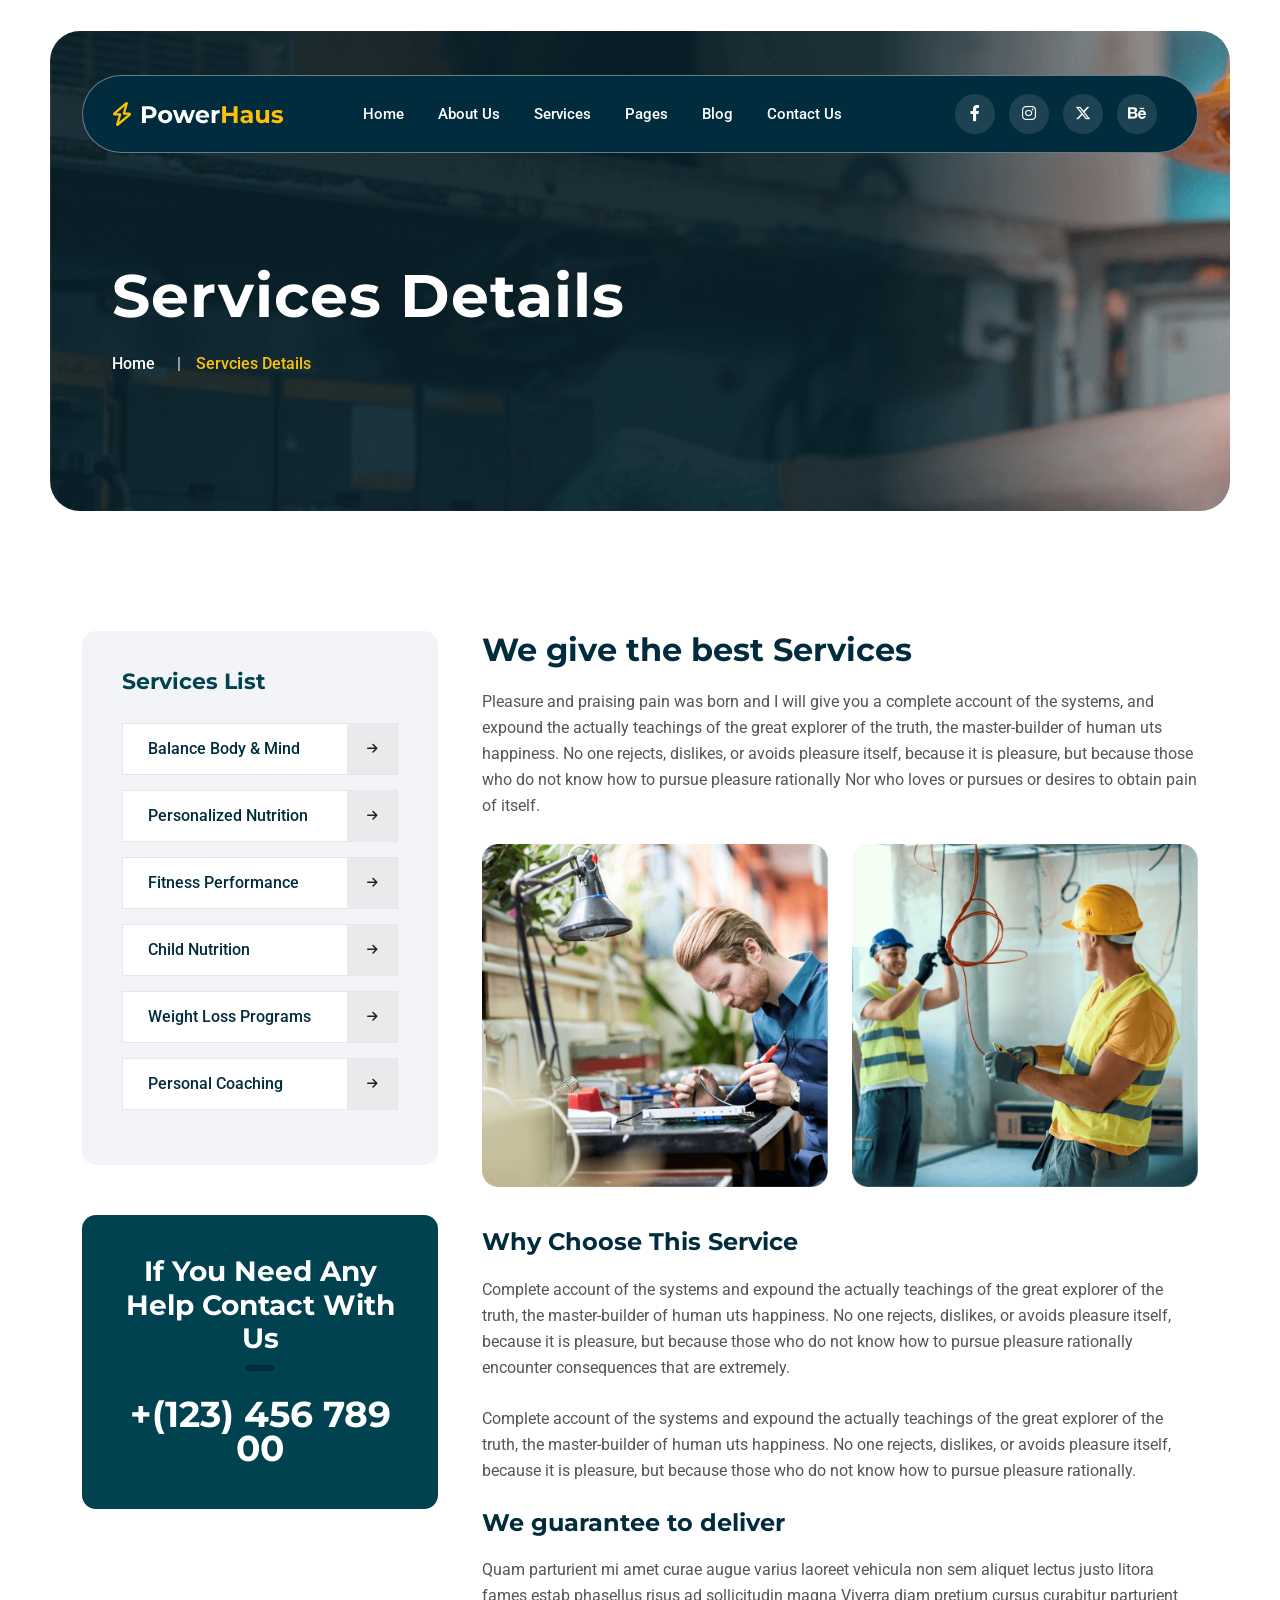
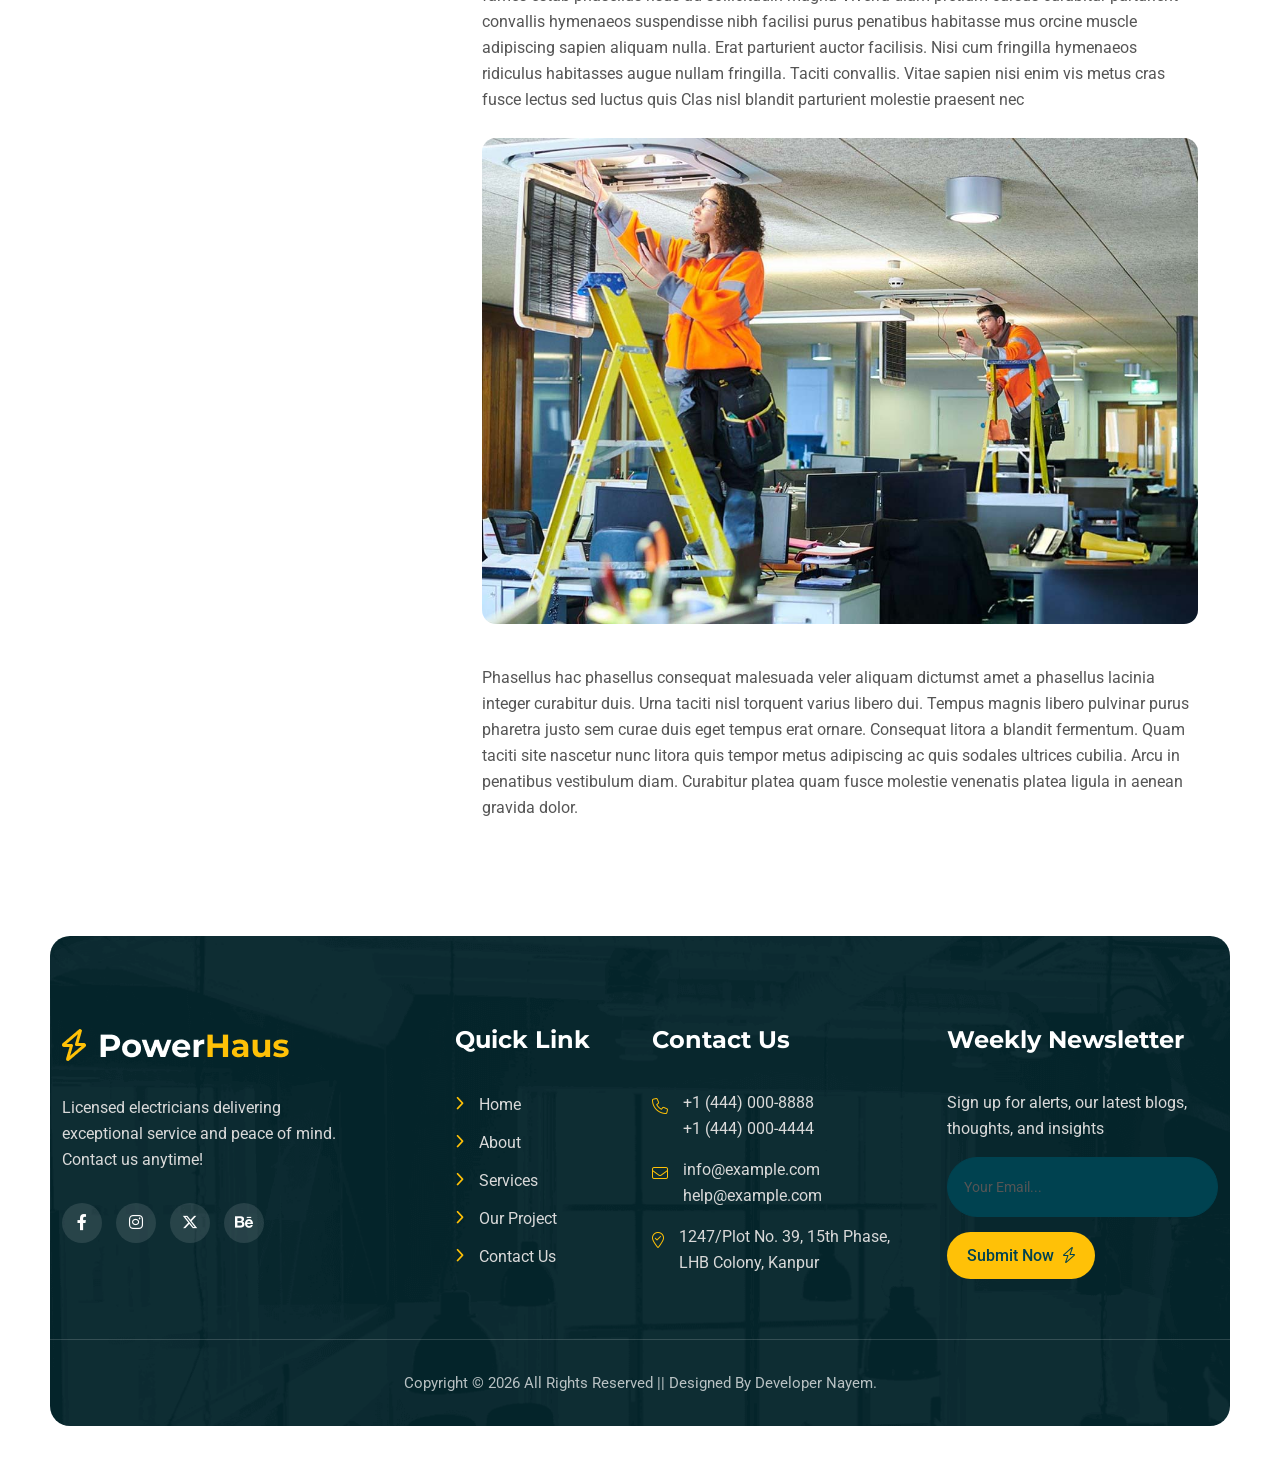
<file: single-service.html>
<!doctype html>
<html class="no-js" lang="zxx">



<head>
    <meta charset="utf-8">
    <meta http-equiv="x-ua-compatible" content="ie=edge">
    <title>Powerhaus - Dietitian & Wellness Website </title>
    <meta name="description" content="">
    <meta name="viewport" content="width=device-width, initial-scale=1">
    <link rel="shortcut icon" type="image/x-icon" href="img/favicon.ico">
    <!-- Place favicon.ico in the root directory -->

    <!-- CSS here -->
    <link rel="stylesheet" href="css/bootstrap.min.css">
    <link rel="stylesheet" href="css/animate.min.css">
    <link rel="stylesheet" href="css/magnific-popup.css">
    <link rel="stylesheet" href="fontawesome/css/all.min.css">
    <link rel="stylesheet" href="fontawesome-pro/css/all.min.css">
    <link rel="stylesheet" href="css/dripicons.css">
    <link rel="stylesheet" href="css/slick.css">
    <link rel="stylesheet" href="css/meanmenu.css">
    <link rel="stylesheet" href="css/default.css">
    <link rel="stylesheet" href="css/style.css">
    <link rel="stylesheet" href="css/swiper.min.css">
    <link rel="stylesheet" href="css/responsive.css">
</head>

<body>
    <!--  Preloader  -->
    <div id="preloader" class="loader-wrapper">
        <div id="loading" class="loader"> </div>
    </div>
    <!--  Preloader end  -->
    <!-- header -->
    <header class="header-area header-two">
        <div id="header-sticky3" class="menu-area">
            <div class="container-fluid pl-50 pr-50">

                <div class="container">
                    <div class="second-menu">
                        <div class="row align-items-center">
                            <div class="col-xl-3 col-lg-2 col-md-5">
                                <div class="logo">
                                    <a href="index.html"><img src="img/logo/logo.svg" alt="logo"></a>
                                </div>
                            </div>
                            <div class="col-xl-6 col-lg-10">

                                <div class="main-menu text-center">
                                    <nav id="mobile-menu">
                                        <ul>
                                            <li class="has-sub">
                                                <a href="index.html">Home</a>
                                                <ul>
                                                    <li><a href="index.html">Home Page Main</a></li>
                                                    <li><a href="index-2.html">Home Hero Slider</a></li>
                                                   
                                                </ul>
                                            </li>
                                            <li><a href="about.html">About Us</a></li>
                                            <li class="has-sub">
                                                <a href="services.html">Services</a>
                                                <ul>
                                                    <li><a href="services.html">Services</a></li>
                                                    <li><a href="single-service.html">Services Details</a></li>
                                                </ul>
                                            </li>

                                            <li class="has-sub">
                                                <a href="#">Pages</a>
                                                <ul>
                                                    <li><a href="projects.html">Gallery</a></li>
                                                    <li><a href="pricing.html">Pricing</a></li>
                                                    <li><a href="team.html">Team</a></li>
                                                    <li><a href="faq.html">Faq</a></li>
                                                </ul>
                                            </li>
                                            <li class="has-sub">
                                                <a href="#">Blog</a>
                                                <ul>
                                                    <li><a href="blog.html">Blog</a></li>
                                                    <li><a href="blog-details.html">Blog Details</a></li>
                                                </ul>
                                            </li>
                                            <li><a href="contact.html">Contact Us</a></li>
                                        </ul>
                                    </nav>
                                </div>
                            </div>
                            <div class="col-xl-3 col-lg-5 d-none d-xl-block text-right">
                                <div class="footer-social">
                                    <a href="#"><i class="fab fa-facebook-f"></i></a>
                                    <a href="#"><i class="fab fa-instagram"></i></a>
                                    <a href="#"><i class="fa-brands fa-x-twitter"></i></a>
                                    <a href="#"><i class="fab fa-behance"></i></a>
                                </div>

                            </div>

                            <div class="col-12">
                                <div class="mobile-menu"></div>
                            </div>
                        </div>
                    </div>
                </div>

            </div>
        </div>
    </header>
    <!-- header-end -->
    <!-- offcanvas-area -->
    <div class="offcanvas-menu">
        <span class="menu-close"><i class="fas fa-times"></i></span>
        <form role="search" method="get" id="searchform" class="searchform" action="#">
            <input type="text" name="s" id="search" placeholder="Search" />
            <button><i class="fa fa-search"></i></button>
        </form>
        <div id="cssmenu2" class="menu-one-page-menu-container">
            <ul id="menu-one-page-menu-12" class="menu">
                <li class="menu-item menu-item-type-custom menu-item-object-custom"><a href="#home"><span>+8 12 3456897</span></a></li>
                <li class="menu-item menu-item-type-custom menu-item-object-custom"><a href="#howitwork"><span>info@example.com</span></a></li>
            </ul>
        </div>
    </div>
    <div class="offcanvas-overly"></div>
    <!-- offcanvas-end -->

    <!-- main-area -->
    <main>
        <!-- breadcrumb-area -->
        <section class="pl-50 pr-50 ">
            <div class="breadcrumb-area d-flex justify-content-center align-items-center" style="background-image:url(img/bg/bdrc-bg.png)">
                <div class="container">
                    <div class="row align-items-center">
                        <div class="col-xl-12 col-lg-12">
                            <div class="breadcrumb-wrap text-center">
                                <div class="breadcrumb-title">
                                    <h2>Services Details</h2>
                                    <div class="breadcrumb-wrap">

                                        <nav aria-label="breadcrumb">
                                            <ol class="breadcrumb">
                                                <li class="breadcrumb-item"><a href="index.html">Home</a></li>
                                                <li class="breadcrumb-item active" aria-current="page">Servcies Details</li>
                                            </ol>
                                        </nav>
                                    </div>
                                </div>
                            </div>
                        </div>

                    </div>
                </div>
            </div>
        </section>
        <!-- breadcrumb-area-end -->
        <!-- service-details-area -->
        <div class="about-area5 about-p p-relative">
            <div class="container pt-120 pb-90">
                <div class="row">
                    <!-- #right side -->
                    <div class="col-sm-12 col-md-12 col-lg-4 order-1">
                        <aside class="sidebar services-sidebar">

                            <!-- Category Widget -->
                            <div class="sidebar-widget categories">
                                <div class="widget-content">
                                    <h2 class="widget-title"> Services List </h2>
                                    <!-- Services Category -->
                                    <ul class="services-categories">
                                        <li><a href="single-service.html">Balance Body & Mind </a></li>
                                        <li><a href="single-service.html">Personalized Nutrition </a></li>
                                        <li><a href="single-service.html">Fitness Performance</a></li>
                                        <li><a href="single-service.html">Child Nutrition</a></li>
                                        <li><a href="single-service.html">Weight Loss Programs</a></li>
                                        <li><a href="single-service.html">Personal Coaching</a></li>
                                    </ul>
                                </div>
                            </div>
                            <!--Service Contact-->
                            <div class="service-detail-contact wow fadeup-animation" data-wow-delay="1.1s">
                                <h3 class="h3-title">If You Need Any Help Contact With Us</h3>
                                <a href="javascript:void(0);" title="Call now"> +(123) 456 789 00</a>
                            </div>

                        </aside>
                    </div>
                    <!-- #right side end -->


                    <div class="col-lg-8 col-md-12 col-sm-12 order-2">
                        <div class="service-detail">


                            <div class="content-box">
                                <h2> We give the best Services </h2>
                                <p>Pleasure and praising pain was born and I will give you a complete account of the systems, and expound the actually teachings of the great explorer of the truth, the master-builder of human uts happiness. No one rejects, dislikes, or avoids pleasure itself, because it is pleasure, but because those who do not know how to pursue pleasure rationally Nor who loves or pursues or desires to obtain pain of itself.</p>

                                <!-- Two Column -->
                                <div class="two-column">
                                    <div class="row">
                                        <div class="image-column col-xl-6 col-lg-12 col-md-12">
                                            <figure class="image img-custom-anim-left wow fadeInLeft" data-delay=".1s"><img src="img/gallery/gallery-01.png" alt=""></figure>
                                        </div>
                                        <div class="text-column col-xl-6 col-lg-12 col-md-12">
                                            <figure class="image img-custom-anim-left wow fadeInLeft" data-delay=".1s"><img src="img/gallery/gallery-02.png" alt=""></figure>
                                        </div>

                                    </div>
                                </div>

                                <h3>Why Choose This Service</h3>

                                <p>Complete account of the systems and expound the actually teachings of the great explorer of the truth, the master-builder of human uts happiness. No one rejects, dislikes, or avoids pleasure itself, because it is pleasure, but because those who do not know how to pursue pleasure rationally encounter consequences that are extremely.</p>

                                <p>Complete account of the systems and expound the actually teachings of the great explorer of the truth, the master-builder of human uts happiness. No one rejects, dislikes, or avoids pleasure itself, because it is pleasure, but because those who do not know how to pursue pleasure rationally.</p>
                                <h3>We guarantee to deliver</h3>
                                <p>Quam parturient mi amet curae augue varius laoreet vehicula non sem aliquet lectus justo litora fames estab phasellus risus ad sollicitudin magna Viverra diam pretium cursus curabitur parturient convallis hymenaeos suspendisse nibh facilisi purus penatibus habitasse mus orcine muscle adipiscing sapien aliquam nulla. Erat parturient auctor facilisis. Nisi cum fringilla hymenaeos ridiculus habitasses augue nullam fringilla. Taciti convallis. Vitae sapien nisi enim vis metus cras fusce lectus sed luctus quis Clas nisl blandit parturient molestie praesent nec</p>

                                <!-- Two Column -->
                                <div class="two-column">
                                    <div class="row">
                                        <div class="image-column col-xl-12 col-lg-12 col-md-12">
                                            <figure class="image img-custom-anim-left wow fadeInLeft" data-delay=".1s"><img src="img/blog/inner_b1.jpg" alt=""></figure>
                                        </div>
                                    </div>
                                </div>

                                <p>Phasellus hac phasellus consequat malesuada veler aliquam dictumst amet a phasellus lacinia integer curabitur duis. Urna taciti nisl torquent varius libero dui. Tempus magnis libero pulvinar purus pharetra justo sem curae duis eget tempus erat ornare. Consequat litora a blandit fermentum. Quam taciti site nascetur nunc litora quis tempor metus adipiscing ac quis sodales ultrices cubilia. Arcu in penatibus vestibulum diam. Curabitur platea quam fusce molestie venenatis platea ligula in aenean gravida dolor.</p>
                            </div>
                        </div>
                    </div>

                </div>
            </div>
        </div>
        <!-- service-details-area-end -->

    </main>
    <!-- main-area-end -->
    <!-- footer -->
    <footer class="footer-bg footer-p mb-50">
        <div class="footer-top pt-90" style="background-image: url(img/bg/footer-bg.png); background-repeat: no-repeat; background-size: cover;">
            <div class="container">
                <div class="row justify-content-between">
                    <div class="col-xl-4 col-lg-4 col-sm-6">
                        <div class="footer-widget mb-30">
                            <div class="f-widget-title mb-30">
                                <img src="img/logo/f_logo.png" alt="img">
                            </div>
                            <p class="pr-90">Licensed electricians delivering exceptional service and peace of mind. Contact us anytime!</p>
                            <div class="footer-social mt-30">
                                <a href="#"><i class="fab fa-facebook-f"></i></a>
                                <a href="#"><i class="fab fa-instagram"></i></a>
                                <a href="#"><i class="fa-brands fa-x-twitter"></i></a>
                                <a href="#"><i class="fab fa-behance"></i></a>
                            </div>
                        </div>
                    </div>
                    <div class="col-xl-2 col-lg-2 col-sm-6">
                        <div class="footer-widget mb-30">
                            <div class="f-widget-title">
                                <h2>Quick Link</h2>
                            </div>
                            <div class="footer-link">
                                <ul>
                                    <li><a href="about.html">Home</a></li>
                                    <li><a href="about.html">about</a></li>
                                    <li><a href="services.html">services</a></li>
                                    <li><a href="projects.html">Our Project</a></li>
                                    <li><a href="contact.html">Contact Us</a></li>
                                </ul>
                            </div>
                        </div>
                    </div>
                    <div class="col-xl-3 col-lg-3 col-sm-6">
                        <div class="footer-widget mb-30">
                            <div class="f-widget-title">
                                <h2>Contact Us</h2>
                            </div>
                            <div class="f-contact">
                                <ul>
                                    <li>
                                        <i class="icon fal fa-phone"></i>
                                        <span><a href="tel:+14440008888">+1 (444) 000-8888</a><br><a href="tel:+14440004444">+1 (444) 000-4444</a></span>
                                    </li>
                                    <li><i class="icon fal fa-envelope"></i>
                                        <span>
                                            <a href="mailto:info@example.com">info@example.com</a>
                                            <br>
                                            <a href="mailto:help@example.com">help@example.com</a>
                                        </span>
                                    </li>
                                    <li>
                                        <i class="icon fal fa-map-marker-check"></i>
                                        <span>1247/Plot No. 39, 15th Phase,<br> LHB Colony, Kanpur</span>
                                    </li>
                                </ul>
                            </div>
                        </div>
                    </div>
                    <div class="col-xl-3 col-lg-3 col-sm-6">
                        <div class="footer-widget mb-30">
                            <div class="f-widget-title">
                                <h2>Weekly Newsletter</h2>
                            </div>
                            <div class="footer-link">
                                <p>Sign up for alerts, our latest blogs, thoughts, and insights</p>
                                <div class="subricbe p-relative" data-animation="fadeInDown" data-delay=".4s">
                                    <form action="https://htmldemo.zcubethemes.com/powerhaus/news-mail.php" method="post" class="contact-form ">
                                        <input type="text" id="email2" name="email2" class="header-input" placeholder="Your Email..." required="">
                                        <button class="btn header-btn"> Submit Now <i class="fa-light fa-bolt"></i> </button>
                                    </form>
                                </div>
                            </div>

                        </div>
                    </div>
                </div>
            </div>
            <div class="copyright-wrap">
                <div class="container">
                    <div class="row align-items-center text-center">
                        <div class="col-lg-12 col-md-12">
                           Copyright © 2026 All Rights Reserved || Designed By Developer Nayem.
                        </div>
                    </div>
                </div>
            </div>
        </div>
    </footer>
    <!-- footer-end -->
    <!-- JS here -->
    <script src="js/vendor/modernizr-3.5.0.min.js"></script>
    <script src="js/vendor/jquery-3.6.0.min.js"></script>
    <script src="js/popper.min.js"></script>
    <script src="js/bootstrap.min.js"></script>
    <script src="js/slick.min.js"></script>
    <script src="js/wow.min.js"></script>
    <script src="js/js_isotope.pkgd.min.js"></script>
    <script src="js/imagesloaded.min.js"></script>
    <script src="js/parallax.min.js"></script>
    <script src="js/jquery.waypoints.min.js"></script>
    <script src="js/jquery.counterup.min.js"></script>
    <script src="js/jquery.scrollUp.min.js"></script>
    <script src="js/swiper.min.js"></script>
    <script src="js/jquery.meanmenu.min.js"></script>
    <script src="js/jquery.magnific-popup.min.js"></script>
    <!--gsap js file -->
    <script src="js/gsap.min.js"></script>
    <!-- Text Effect js file -->
    <script src="js/SplitText.js"></script>
    <script src="js/ScrollTrigger.min.js"></script>
    <script src="js/main.js"></script>
</body>


</html>
</file>
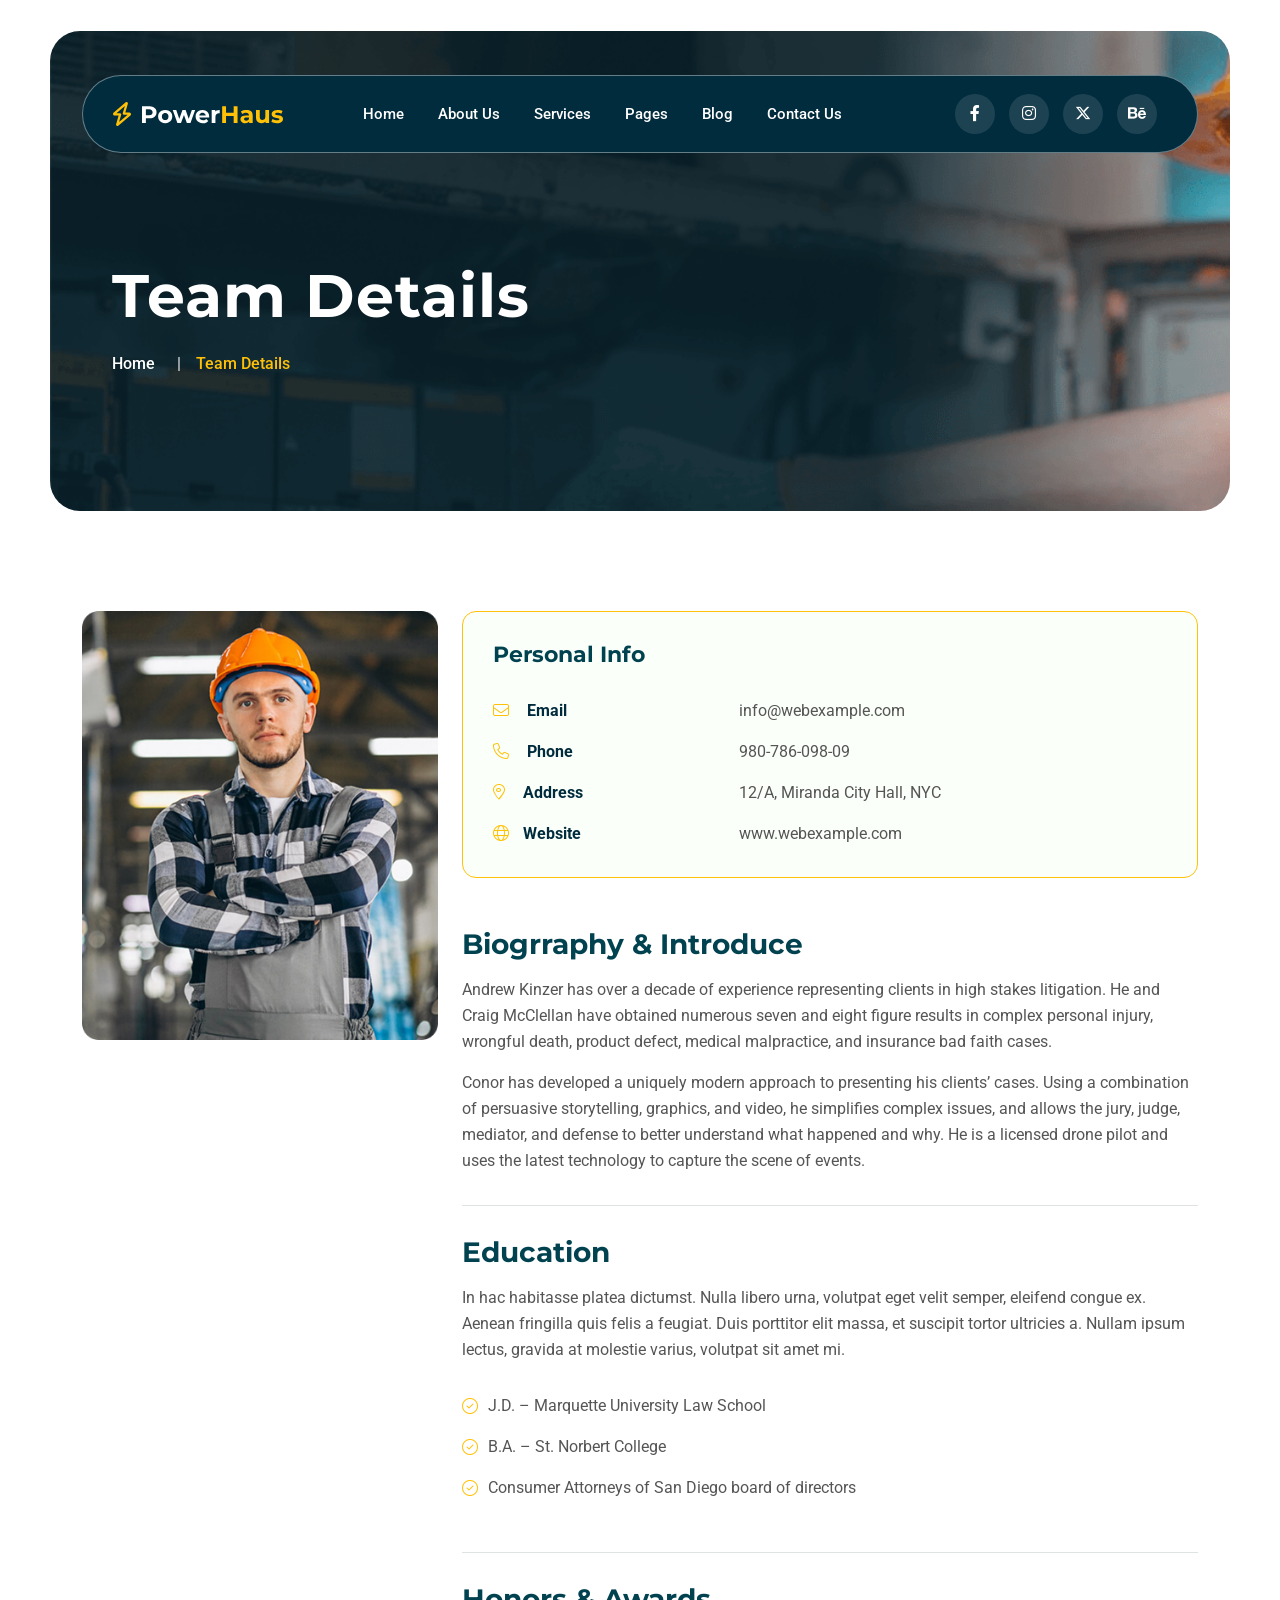
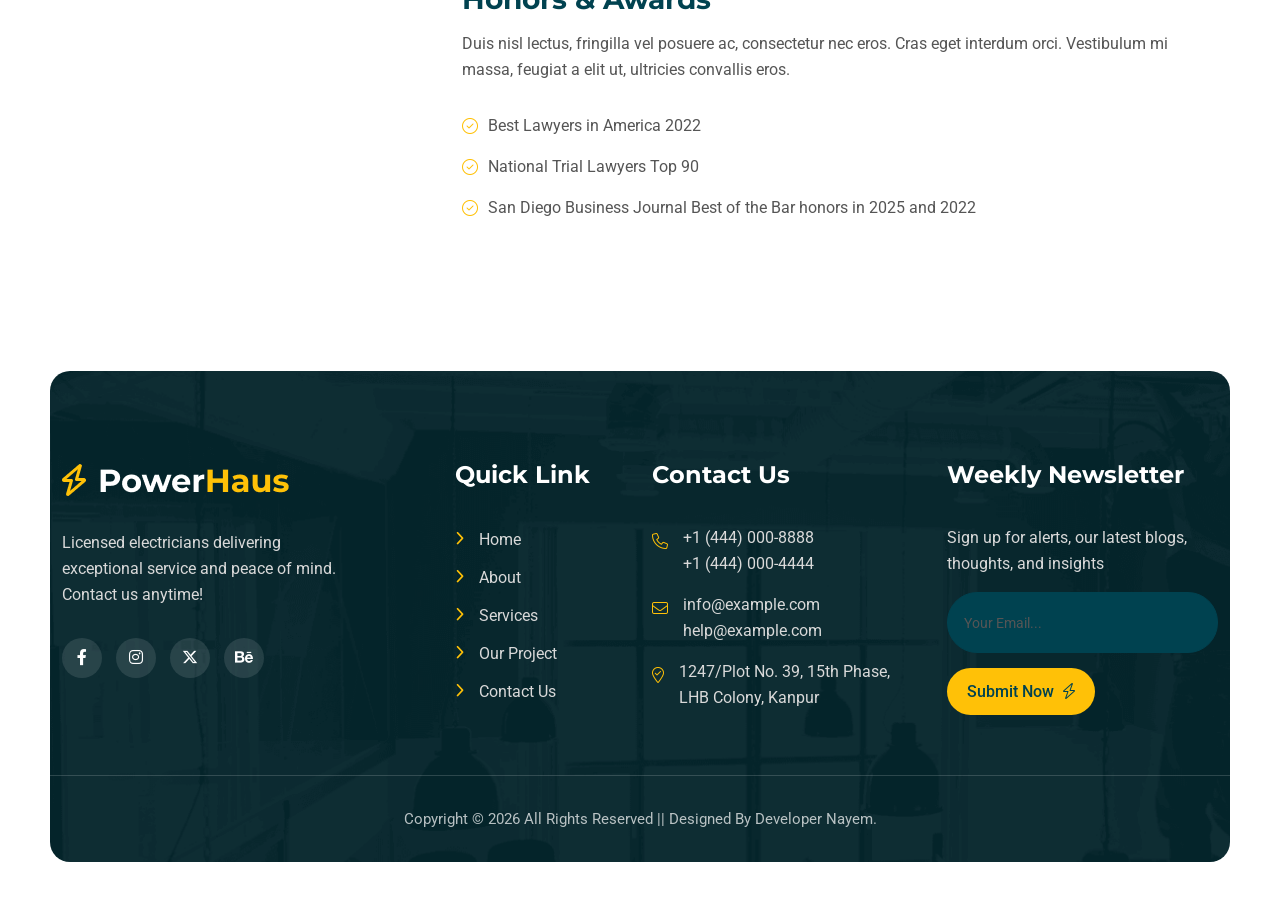
<file: team-single.html>
<!doctype html>
<html class="no-js" lang="zxx">



<head>
    <meta charset="utf-8">
    <meta http-equiv="x-ua-compatible" content="ie=edge">
    <title>Powerhaus - Dietitian & Wellness Website </title>
    <meta name="description" content="">
    <meta name="viewport" content="width=device-width, initial-scale=1">
    <link rel="shortcut icon" type="image/x-icon" href="img/favicon.ico">
    <!-- Place favicon.ico in the root directory -->

    <!-- CSS here -->
    <link rel="stylesheet" href="css/bootstrap.min.css">
    <link rel="stylesheet" href="css/animate.min.css">
    <link rel="stylesheet" href="css/magnific-popup.css">
    <link rel="stylesheet" href="fontawesome/css/all.min.css">
    <link rel="stylesheet" href="fontawesome-pro/css/all.min.css">
    <link rel="stylesheet" href="css/dripicons.css">
    <link rel="stylesheet" href="css/slick.css">
    <link rel="stylesheet" href="css/meanmenu.css">
    <link rel="stylesheet" href="css/default.css">
    <link rel="stylesheet" href="css/style.css">
    <link rel="stylesheet" href="css/swiper.min.css">
    <link rel="stylesheet" href="css/responsive.css">
</head>

<body>
    <!--  Preloader  -->
    <div id="preloader" class="loader-wrapper">
        <div id="loading" class="loader"> </div>
    </div>
    <!--  Preloader end  -->
    <!-- header -->
    <header class="header-area header-two">
        <div id="header-sticky3" class="menu-area">
            <div class="container-fluid pl-50 pr-50">

                <div class="container">
                    <div class="second-menu">
                        <div class="row align-items-center">
                            <div class="col-xl-3 col-lg-2 col-md-5">
                                <div class="logo">
                                    <a href="index.html"><img src="img/logo/logo.svg" alt="logo"></a>
                                </div>
                            </div>
                            <div class="col-xl-6 col-lg-10">

                                <div class="main-menu text-center">
                                    <nav id="mobile-menu">
                                        <ul>
                                            <li class="has-sub">
                                                <a href="index.html">Home</a>
                                                <ul>
                                                    <li><a href="index.html">Home Page Main</a></li>
                                                    <li><a href="index-2.html">Home Hero Slider</a></li>
                                                   
                                                </ul>
                                            </li>
                                            <li><a href="about.html">About Us</a></li>
                                            <li class="has-sub">
                                                <a href="services.html">Services</a>
                                                <ul>
                                                    <li><a href="services.html">Services</a></li>
                                                    <li><a href="single-service.html">Services Details</a></li>
                                                </ul>
                                            </li>

                                            <li class="has-sub">
                                                <a href="#">Pages</a>
                                                <ul>
                                                    <li><a href="projects.html">Gallery</a></li>
                                                    <li><a href="pricing.html">Pricing</a></li>
                                                    <li><a href="team.html">Team</a></li>
                                                    <li><a href="faq.html">Faq</a></li>
                                                </ul>
                                            </li>
                                            <li class="has-sub">
                                                <a href="#">Blog</a>
                                                <ul>
                                                    <li><a href="blog.html">Blog</a></li>
                                                    <li><a href="blog-details.html">Blog Details</a></li>
                                                </ul>
                                            </li>
                                            <li><a href="contact.html">Contact Us</a></li>
                                        </ul>
                                    </nav>
                                </div>
                            </div>
                            <div class="col-xl-3 col-lg-5 d-none d-xl-block text-right">
                                <div class="footer-social">
                                    <a href="#"><i class="fab fa-facebook-f"></i></a>
                                    <a href="#"><i class="fab fa-instagram"></i></a>
                                    <a href="#"><i class="fa-brands fa-x-twitter"></i></a>
                                    <a href="#"><i class="fab fa-behance"></i></a>
                                </div>

                            </div>

                            <div class="col-12">
                                <div class="mobile-menu"></div>
                            </div>
                        </div>
                    </div>
                </div>

            </div>
        </div>
    </header>
    <!-- header-end -->
    <!-- offcanvas-area -->
    <div class="offcanvas-menu">
        <span class="menu-close"><i class="fas fa-times"></i></span>
        <form role="search" method="get" id="searchform" class="searchform" action="#">
            <input type="text" name="s" id="search" placeholder="Search" />
            <button><i class="fa fa-search"></i></button>
        </form>
        <div id="cssmenu2" class="menu-one-page-menu-container">
            <ul id="menu-one-page-menu-12" class="menu">
                <li class="menu-item menu-item-type-custom menu-item-object-custom"><a href="#home"><span>+8 12 3456897</span></a></li>
                <li class="menu-item menu-item-type-custom menu-item-object-custom"><a href="#howitwork"><span>info@example.com</span></a></li>
            </ul>
        </div>
    </div>
    <div class="offcanvas-overly"></div>
    <!-- offcanvas-end -->

    <!-- main-area -->
    <main>
        <!-- breadcrumb-area -->
        <section class="pl-50 pr-50 ">
            <div class="breadcrumb-area d-flex justify-content-center align-items-center" style="background-image:url(img/bg/bdrc-bg.png)">
                <div class="container">
                    <div class="row align-items-center">
                        <div class="col-xl-12 col-lg-12">
                            <div class="breadcrumb-wrap text-center">
                                <div class="breadcrumb-title">
                                    <h2>Team Details</h2>
                                    <div class="breadcrumb-wrap">

                                        <nav aria-label="breadcrumb">
                                            <ol class="breadcrumb">
                                                <li class="breadcrumb-item"><a href="index.html">Home</a></li>
                                                <li class="breadcrumb-item active" aria-current="page">Team Details</li>
                                            </ol>
                                        </nav>
                                    </div>
                                </div>
                            </div>
                        </div>

                    </div>
                </div>
            </div>
        </section>
        <!-- breadcrumb-area-end -->
        <!-- Project Detail -->
        <section class="team-area-content">
            <div class="container">

                <!-- Lower Content -->
                <div class="lower-content">
                    <div class="row">
                        <div class="col-lg-4 col-md-12 col-sm-12">
                            <div class="team-img-box">
                                <img src="img/team/team-img1.png" alt="img">
                            </div>
                        </div>

                        <div class="text-column col-lg-8 col-md-12 col-sm-12">
                            <div class="per-info mb-50">
                                <h4>Personal Info</h4>
                                <ul>
                                    <li>
                                        <div class="icon"><i class="fal fa-envelope"></i> <strong>Email</strong></div>
                                        <div class="text">info@webexample.com</div>
                                    </li>
                                    <li>
                                        <div class="icon"><i class="fal fa-phone"></i> <strong>Phone</strong></div>
                                        <div class="text">980-786-098-09</div>
                                    </li>
                                    <li>
                                        <div class="icon"><i class="fal fa-map-marker-alt"></i><strong>Address</strong></div>
                                        <div class="text">12/A, Miranda City Hall, NYC</div>
                                    </li>
                                    <li>
                                        <div class="icon"><i class="fal fa-globe"></i><strong>Website</strong></div>
                                        <div class="text">www.webexample.com</div>
                                    </li>
                                </ul>
                            </div>
                            <div class="team-content-details">
                                <h3>biogrraphy & introduce </h3>
                                <p>Andrew Kinzer has over a decade of experience representing clients in high stakes litigation. He and Craig McClellan have obtained numerous seven and eight figure results in complex personal injury, wrongful death, product defect, medical malpractice, and insurance bad faith cases.</p>
                                <p>Conor has developed a uniquely modern approach to presenting his clients’ cases. Using a combination of persuasive storytelling, graphics, and video, he simplifies complex issues, and allows the jury, judge, mediator, and defense to better understand what happened and why. He is a licensed drone pilot and uses the latest technology to capture the scene of events. </p>
                                <hr>
                                <h3>education</h3>
                                <p> In hac habitasse platea dictumst. Nulla libero urna, volutpat eget velit semper, eleifend congue ex. Aenean fringilla quis felis a feugiat. Duis porttitor elit massa, et suscipit tortor ultricies a. Nullam ipsum lectus, gravida at molestie varius, volutpat sit amet mi.
                                </p>
                                <ul>
                                    <li><i class="fa-light fa-circle-check"></i> J.D. – Marquette University Law School</li>
                                    <li><i class="fa-light fa-circle-check"></i> B.A. – St. Norbert College</li>
                                    <li><i class="fa-light fa-circle-check"></i> Consumer Attorneys of San Diego board of directors</li>
                                </ul>
                                <hr>
                                <h3>Honors & Awards</h3>
                                <p>Duis nisl lectus, fringilla vel posuere ac, consectetur nec eros. Cras eget interdum orci. Vestibulum mi massa, feugiat a elit ut, ultricies convallis eros.</p>
                                <ul>
                                    <li><i class="fa-light fa-circle-check"></i> Best Lawyers in America 2022</li>
                                    <li><i class="fa-light fa-circle-check"></i> National Trial Lawyers Top 90</li>
                                    <li><i class="fa-light fa-circle-check"></i> San Diego Business Journal Best of the Bar honors in 2025 and 2022</li>
                                </ul>

                            </div>
                        </div>


                    </div>
                </div>

            </div>
        </section>
        <!--End Project Detail -->
    </main>
    <!-- main-area-end -->
    <!-- footer -->
    <footer class="footer-bg footer-p mb-50">
        <div class="footer-top pt-90" style="background-image: url(img/bg/footer-bg.png); background-repeat: no-repeat; background-size: cover;">
            <div class="container">
                <div class="row justify-content-between">
                    <div class="col-xl-4 col-lg-4 col-sm-6">
                        <div class="footer-widget mb-30">
                            <div class="f-widget-title mb-30">
                                <img src="img/logo/f_logo.png" alt="img">
                            </div>
                            <p class="pr-90">Licensed electricians delivering exceptional service and peace of mind. Contact us anytime!</p>
                            <div class="footer-social mt-30">
                                <a href="#"><i class="fab fa-facebook-f"></i></a>
                                <a href="#"><i class="fab fa-instagram"></i></a>
                                <a href="#"><i class="fa-brands fa-x-twitter"></i></a>
                                <a href="#"><i class="fab fa-behance"></i></a>
                            </div>
                        </div>
                    </div>
                    <div class="col-xl-2 col-lg-2 col-sm-6">
                        <div class="footer-widget mb-30">
                            <div class="f-widget-title">
                                <h2>Quick Link</h2>
                            </div>
                            <div class="footer-link">
                                <ul>
                                    <li><a href="about.html">Home</a></li>
                                    <li><a href="about.html">about</a></li>
                                    <li><a href="services.html">services</a></li>
                                    <li><a href="projects.html">Our Project</a></li>
                                    <li><a href="contact.html">Contact Us</a></li>
                                </ul>
                            </div>
                        </div>
                    </div>
                    <div class="col-xl-3 col-lg-3 col-sm-6">
                        <div class="footer-widget mb-30">
                            <div class="f-widget-title">
                                <h2>Contact Us</h2>
                            </div>
                            <div class="f-contact">
                                <ul>
                                    <li>
                                        <i class="icon fal fa-phone"></i>
                                        <span><a href="tel:+14440008888">+1 (444) 000-8888</a><br><a href="tel:+14440004444">+1 (444) 000-4444</a></span>
                                    </li>
                                    <li><i class="icon fal fa-envelope"></i>
                                        <span>
                                            <a href="mailto:info@example.com">info@example.com</a>
                                            <br>
                                            <a href="mailto:help@example.com">help@example.com</a>
                                        </span>
                                    </li>
                                    <li>
                                        <i class="icon fal fa-map-marker-check"></i>
                                        <span>1247/Plot No. 39, 15th Phase,<br> LHB Colony, Kanpur</span>
                                    </li>
                                </ul>
                            </div>
                        </div>
                    </div>
                    <div class="col-xl-3 col-lg-3 col-sm-6">
                        <div class="footer-widget mb-30">
                            <div class="f-widget-title">
                                <h2>Weekly Newsletter</h2>
                            </div>
                            <div class="footer-link">
                                <p>Sign up for alerts, our latest blogs, thoughts, and insights</p>
                                <div class="subricbe p-relative" data-animation="fadeInDown" data-delay=".4s">
                                    <form action="https://htmldemo.zcubethemes.com/powerhaus/news-mail.php" method="post" class="contact-form ">
                                        <input type="text" id="email2" name="email2" class="header-input" placeholder="Your Email..." required="">
                                        <button class="btn header-btn"> Submit Now <i class="fa-light fa-bolt"></i> </button>
                                    </form>
                                </div>
                            </div>

                        </div>
                    </div>
                </div>
            </div>
            <div class="copyright-wrap">
                <div class="container">
                    <div class="row align-items-center text-center">
                        <div class="col-lg-12 col-md-12">
                           Copyright © 2026 All Rights Reserved || Designed By Developer Nayem.
                        </div>
                    </div>
                </div>
            </div>
        </div>
    </footer>
    <!-- footer-end -->
    <!-- JS here -->
    <script src="js/vendor/modernizr-3.5.0.min.js"></script>
    <script src="js/vendor/jquery-3.6.0.min.js"></script>
    <script src="js/popper.min.js"></script>
    <script src="js/bootstrap.min.js"></script>
    <script src="js/slick.min.js"></script>
    <script src="js/wow.min.js"></script>
    <script src="js/js_isotope.pkgd.min.js"></script>
    <script src="js/imagesloaded.min.js"></script>
    <script src="js/parallax.min.js"></script>
    <script src="js/jquery.waypoints.min.js"></script>
    <script src="js/jquery.counterup.min.js"></script>
    <script src="js/jquery.scrollUp.min.js"></script>
    <script src="js/swiper.min.js"></script>
    <script src="js/jquery.meanmenu.min.js"></script>
    <script src="js/jquery.magnific-popup.min.js"></script>
    <!--gsap js file -->
    <script src="js/gsap.min.js"></script>
    <!-- Text Effect js file -->
    <script src="js/SplitText.js"></script>
    <script src="js/ScrollTrigger.min.js"></script>
    <script src="js/main.js"></script>
</body>



</html>
</file>
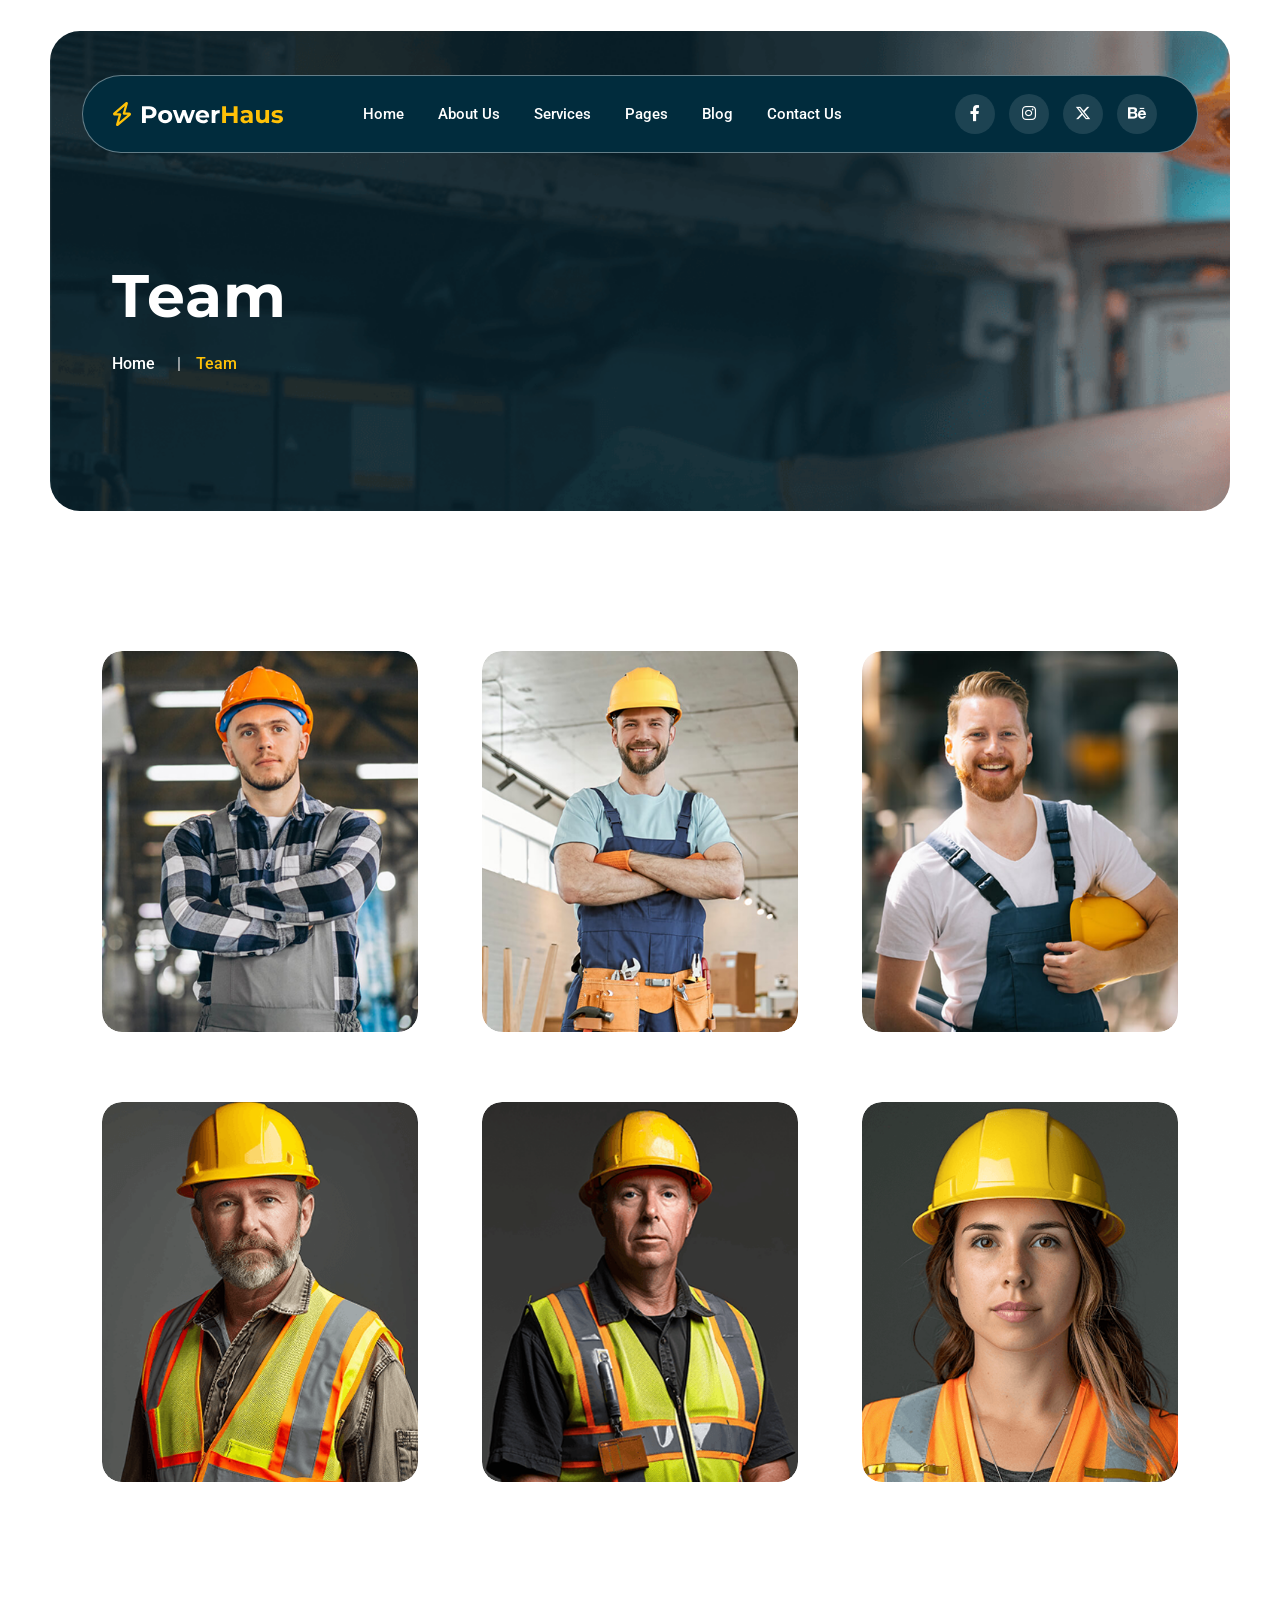
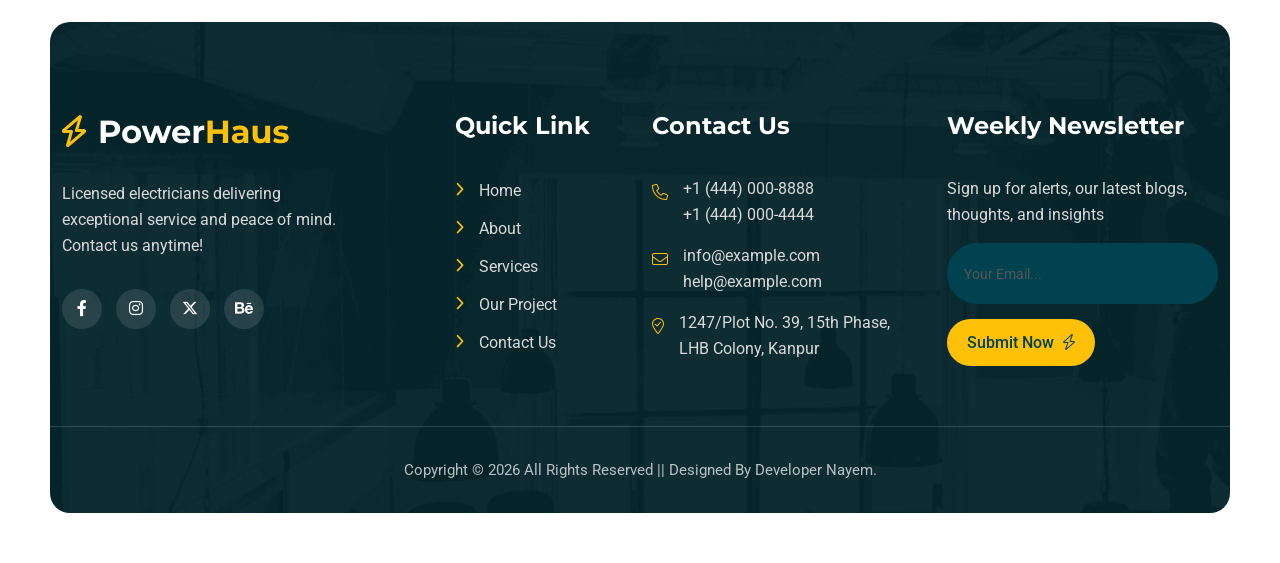
<file: team.html>
<!doctype html>
<html class="no-js" lang="zxx">


<head>
    <meta charset="utf-8">
    <meta http-equiv="x-ua-compatible" content="ie=edge">
    <title>Powerhaus - Dietitian & Wellness Website </title>
    <meta name="description" content="">
    <meta name="viewport" content="width=device-width, initial-scale=1">
    <link rel="shortcut icon" type="image/x-icon" href="img/favicon.ico">
    <!-- Place favicon.ico in the root directory -->

    <!-- CSS here -->
    <link rel="stylesheet" href="css/bootstrap.min.css">
    <link rel="stylesheet" href="css/animate.min.css">
    <link rel="stylesheet" href="css/magnific-popup.css">
    <link rel="stylesheet" href="fontawesome/css/all.min.css">
    <link rel="stylesheet" href="fontawesome-pro/css/all.min.css">
    <link rel="stylesheet" href="css/dripicons.css">
    <link rel="stylesheet" href="css/slick.css">
    <link rel="stylesheet" href="css/meanmenu.css">
    <link rel="stylesheet" href="css/default.css">
    <link rel="stylesheet" href="css/style.css">
    <link rel="stylesheet" href="css/swiper.min.css">
    <link rel="stylesheet" href="css/responsive.css">
</head>

<body>
    <!--  Preloader  -->
    <div id="preloader" class="loader-wrapper">
        <div id="loading" class="loader"> </div>
    </div>
    <!--  Preloader end  -->
    <!-- header -->
    <header class="header-area header-two">
        <div id="header-sticky3" class="menu-area">
            <div class="container-fluid pl-50 pr-50">

                <div class="container">
                    <div class="second-menu">
                        <div class="row align-items-center">
                            <div class="col-xl-3 col-lg-2 col-md-5">
                                <div class="logo">
                                    <a href="index.html"><img src="img/logo/logo.svg" alt="logo"></a>
                                </div>
                            </div>
                            <div class="col-xl-6 col-lg-10">

                                <div class="main-menu text-center">
                                    <nav id="mobile-menu">
                                        <ul>
                                            <li class="has-sub">
                                                <a href="index.html">Home</a>
                                                <ul>
                                                    <li><a href="index.html">Home Page Main</a></li>
                                                    <li><a href="index-2.html">Home Hero Slider</a></li>
                                                   
                                                </ul>
                                            </li>
                                            <li><a href="about.html">About Us</a></li>
                                            <li class="has-sub">
                                                <a href="services.html">Services</a>
                                                <ul>
                                                    <li><a href="services.html">Services</a></li>
                                                    <li><a href="single-service.html">Services Details</a></li>
                                                </ul>
                                            </li>

                                            <li class="has-sub">
                                                <a href="#">Pages</a>
                                                <ul>
                                                    <li><a href="projects.html">Gallery</a></li>
                                                    <li><a href="pricing.html">Pricing</a></li>
                                                    <li><a href="team.html">Team</a></li>
                                                    <li><a href="faq.html">Faq</a></li>
                                                </ul>
                                            </li>
                                            <li class="has-sub">
                                                <a href="#">Blog</a>
                                                <ul>
                                                    <li><a href="blog.html">Blog</a></li>
                                                    <li><a href="blog-details.html">Blog Details</a></li>
                                                </ul>
                                            </li>
                                            <li><a href="contact.html">Contact Us</a></li>
                                        </ul>
                                    </nav>
                                </div>
                            </div>
                            <div class="col-xl-3 col-lg-5 d-none d-xl-block text-right">
                                <div class="footer-social">
                                    <a href="#"><i class="fab fa-facebook-f"></i></a>
                                    <a href="#"><i class="fab fa-instagram"></i></a>
                                    <a href="#"><i class="fa-brands fa-x-twitter"></i></a>
                                    <a href="#"><i class="fab fa-behance"></i></a>
                                </div>

                            </div>

                            <div class="col-12">
                                <div class="mobile-menu"></div>
                            </div>
                        </div>
                    </div>
                </div>

            </div>
        </div>
    </header>
    <!-- header-end -->
    <!-- offcanvas-area -->
    <div class="offcanvas-menu">
        <span class="menu-close"><i class="fas fa-times"></i></span>
        <form role="search" method="get" id="searchform" class="searchform" action="#">
            <input type="text" name="s" id="search" placeholder="Search" />
            <button><i class="fa fa-search"></i></button>
        </form>
        <div id="cssmenu2" class="menu-one-page-menu-container">
            <ul id="menu-one-page-menu-12" class="menu">
                <li class="menu-item menu-item-type-custom menu-item-object-custom"><a href="#home"><span>+8 12 3456897</span></a></li>
                <li class="menu-item menu-item-type-custom menu-item-object-custom"><a href="#howitwork"><span>info@example.com</span></a></li>
            </ul>
        </div>
    </div>
    <div class="offcanvas-overly"></div>
    <!-- offcanvas-end -->

    <!-- main-area -->
    <main>
        <!-- breadcrumb-area -->
        <section class="pl-50 pr-50 ">
            <div class="breadcrumb-area d-flex justify-content-center align-items-center" style="background-image:url(img/bg/bdrc-bg.png)">
                <div class="container">
                    <div class="row align-items-center">
                        <div class="col-xl-12 col-lg-12">
                            <div class="breadcrumb-wrap text-center">
                                <div class="breadcrumb-title">
                                    <h2>Team</h2>
                                    <div class="breadcrumb-wrap">

                                        <nav aria-label="breadcrumb">
                                            <ol class="breadcrumb">
                                                <li class="breadcrumb-item"><a href="index.html">Home</a></li>
                                                <li class="breadcrumb-item active" aria-current="page">Team</li>
                                            </ol>
                                        </nav>
                                    </div>
                                </div>
                            </div>
                        </div>

                    </div>
                </div>
            </div>
        </section>
        <!-- breadcrumb-area-end -->

        <!-- team-area -->
        <section class="team-area fix p-relative pt-120 pb-90">
            <div class="container">
                <div class="row">
                    <div class="col-xl-4 col-lg-4 col-md-6">
                        <div class="single-team mb-30 img-custom-anim-left wow fadeInLeft" data-delay=".1s">
                            <div class="team-thumb">
                                <div class="brd">
                                    <img src="img/team/team-img1.png" alt="img">

                                </div>
                                <div class="team-info">
                                    <div class="team-social">
                                        <ul>

                                            <li><a href="#"><i class="fa-brands fa-pinterest-p"></i></a></li>
                                            <li><a href="#"><i class="fab fa-instagram"></i></a></li>
                                            <li> <a href="#"><i class="fa-brands fa-x-twitter"></i></a></li>
                                            <li><a href="#"><i class="fab fa-facebook-f"></i></a></li>
                                        </ul>
                                    </div>
                                    <p>Cargo Handler</p>
                                    <strong><a href="team-single.html">Félix Thomas</a></strong>
                                </div>
                            </div>
                        </div>
                    </div>
                    <div class="col-xl-4 col-lg-4 col-md-6">
                        <div class="single-team mb-30 img-custom-anim-left wow fadeInLeft" data-delay=".1s">
                            <div class="team-thumb">
                                <div class="brd">
                                    <img src="img/team/team-img2.png" alt="img">
                                </div>
                                <div class="team-info">
                                    <div class="team-social">
                                        <ul>

                                            <li><a href="#"><i class="fa-brands fa-pinterest-p"></i></a></li>
                                            <li><a href="#"><i class="fab fa-instagram"></i></a></li>
                                            <li> <a href="#"><i class="fa-brands fa-x-twitter"></i></a></li>
                                            <li><a href="#"><i class="fab fa-facebook-f"></i></a></li>
                                        </ul>
                                    </div>
                                    <p>Route Planner</p>
                                    <strong><a href="team-single.html">Matthew Sparks</a></strong>
                                </div>
                            </div>
                        </div>
                    </div>
                    <div class="col-xl-4 col-lg-4 col-md-6">
                        <div class="single-team mb-30 img-custom-anim-left wow fadeInLeft" data-delay=".1s">
                            <div class="team-thumb">
                                <div class="brd">
                                    <img src="img/team/team-img3.png" alt="img">
                                </div>
                                <div class="team-info">
                                    <div class="team-social">
                                        <ul>

                                            <li><a href="#"><i class="fa-brands fa-pinterest-p"></i></a></li>
                                            <li><a href="#"><i class="fab fa-instagram"></i></a></li>
                                            <li> <a href="#"><i class="fa-brands fa-x-twitter"></i></a></li>
                                            <li><a href="#"><i class="fab fa-facebook-f"></i></a></li>
                                        </ul>
                                    </div>
                                    <p>Dispatcher</p>
                                    <strong><a href="team-single.html">Phillip Hancock</a></strong>
                                </div>
                            </div>
                        </div>
                    </div>
                    <div class="col-xl-4 col-lg-4 col-md-6">
                        <div class="single-team mb-30 img-custom-anim-left wow fadeInLeft" data-delay=".1s">
                            <div class="team-thumb">
                                <div class="brd">
                                    <img src="img/team/team-img4.png" alt="img">

                                </div>
                                <div class="team-info">
                                    <div class="team-social">
                                        <ul>

                                            <li><a href="#"><i class="fa-brands fa-pinterest-p"></i></a></li>
                                            <li><a href="#"><i class="fab fa-instagram"></i></a></li>
                                            <li> <a href="#"><i class="fa-brands fa-x-twitter"></i></a></li>
                                            <li><a href="#"><i class="fab fa-facebook-f"></i></a></li>
                                        </ul>
                                    </div>
                                    <p>founder</p>
                                    <strong><a href="team-single.html">Victoria L. Davis</a></strong>
                                </div>
                            </div>
                        </div>
                    </div>
                    <div class="col-xl-4 col-lg-4 col-md-6">
                        <div class="single-team mb-30 img-custom-anim-left wow fadeInLeft" data-delay=".1s">
                            <div class="team-thumb">
                                <div class="brd">
                                    <img src="img/team/team-img5.png" alt="img">
                                </div>
                                <div class="team-info">
                                    <div class="team-social">
                                        <ul>

                                            <li><a href="#"><i class="fa-brands fa-pinterest-p"></i></a></li>
                                            <li><a href="#"><i class="fab fa-instagram"></i></a></li>
                                            <li> <a href="#"><i class="fa-brands fa-x-twitter"></i></a></li>
                                            <li><a href="#"><i class="fab fa-facebook-f"></i></a></li>
                                        </ul>
                                    </div>
                                    <p>Fleet Supervisor</p>
                                    <strong><a href="team-single.html">Stephen Welch</a></strong>
                                </div>
                            </div>
                        </div>
                    </div>
                    <div class="col-xl-4 col-lg-4 col-md-6">
                        <div class="single-team mb-30 img-custom-anim-left wow fadeInLeft" data-delay=".1s">
                            <div class="team-thumb">
                                <div class="brd">
                                    <img src="img/team/team-img6.png" alt="img">
                                </div>
                                <div class="team-info">
                                    <div class="team-social">
                                        <ul>

                                            <li><a href="#"><i class="fa-brands fa-pinterest-p"></i></a></li>
                                            <li><a href="#"><i class="fab fa-instagram"></i></a></li>
                                            <li> <a href="#"><i class="fa-brands fa-x-twitter"></i></a></li>
                                            <li><a href="#"><i class="fab fa-facebook-f"></i></a></li>
                                        </ul>
                                    </div>
                                    <p>Route Planner</p>
                                    <strong><a href="team-single.html">Nina West</a></strong>
                                </div>
                            </div>
                        </div>
                    </div>

                </div>
            </div>
        </section>
        <!-- team-area-end -->

    </main>
    <!-- main-area-end -->

    <!-- footer -->
    <footer class="footer-bg footer-p mb-50">
        <div class="footer-top pt-90" style="background-image: url(img/bg/footer-bg.png); background-repeat: no-repeat; background-size: cover;">
            <div class="container">
                <div class="row justify-content-between">
                    <div class="col-xl-4 col-lg-4 col-sm-6">
                        <div class="footer-widget mb-30">
                            <div class="f-widget-title mb-30">
                                <img src="img/logo/f_logo.png" alt="img">
                            </div>
                            <p class="pr-90">Licensed electricians delivering exceptional service and peace of mind. Contact us anytime!</p>
                            <div class="footer-social mt-30">
                                <a href="#"><i class="fab fa-facebook-f"></i></a>
                                <a href="#"><i class="fab fa-instagram"></i></a>
                                <a href="#"><i class="fa-brands fa-x-twitter"></i></a>
                                <a href="#"><i class="fab fa-behance"></i></a>
                            </div>
                        </div>
                    </div>
                    <div class="col-xl-2 col-lg-2 col-sm-6">
                        <div class="footer-widget mb-30">
                            <div class="f-widget-title">
                                <h2>Quick Link</h2>
                            </div>
                            <div class="footer-link">
                                <ul>
                                    <li><a href="about.html">Home</a></li>
                                    <li><a href="about.html">about</a></li>
                                    <li><a href="services.html">services</a></li>
                                    <li><a href="projects.html">Our Project</a></li>
                                    <li><a href="contact.html">Contact Us</a></li>
                                </ul>
                            </div>
                        </div>
                    </div>
                    <div class="col-xl-3 col-lg-3 col-sm-6">
                        <div class="footer-widget mb-30">
                            <div class="f-widget-title">
                                <h2>Contact Us</h2>
                            </div>
                            <div class="f-contact">
                                <ul>
                                    <li>
                                        <i class="icon fal fa-phone"></i>
                                        <span><a href="tel:+14440008888">+1 (444) 000-8888</a><br><a href="tel:+14440004444">+1 (444) 000-4444</a></span>
                                    </li>
                                    <li><i class="icon fal fa-envelope"></i>
                                        <span>
                                            <a href="mailto:info@example.com">info@example.com</a>
                                            <br>
                                            <a href="mailto:help@example.com">help@example.com</a>
                                        </span>
                                    </li>
                                    <li>
                                        <i class="icon fal fa-map-marker-check"></i>
                                        <span>1247/Plot No. 39, 15th Phase,<br> LHB Colony, Kanpur</span>
                                    </li>
                                </ul>
                            </div>
                        </div>
                    </div>
                    <div class="col-xl-3 col-lg-3 col-sm-6">
                        <div class="footer-widget mb-30">
                            <div class="f-widget-title">
                                <h2>Weekly Newsletter</h2>
                            </div>
                            <div class="footer-link">
                                <p>Sign up for alerts, our latest blogs, thoughts, and insights</p>
                                <div class="subricbe p-relative" data-animation="fadeInDown" data-delay=".4s">
                                    <form action="https://htmldemo.zcubethemes.com/powerhaus/news-mail.php" method="post" class="contact-form ">
                                        <input type="text" id="email2" name="email2" class="header-input" placeholder="Your Email..." required="">
                                        <button class="btn header-btn"> Submit Now <i class="fa-light fa-bolt"></i> </button>
                                    </form>
                                </div>
                            </div>

                        </div>
                    </div>
                </div>
            </div>
            <div class="copyright-wrap">
                <div class="container">
                    <div class="row align-items-center text-center">
                        <div class="col-lg-12 col-md-12">
                        Copyright © 2026 All Rights Reserved || Designed By Developer Nayem.
                        </div>
                    </div>
                </div>
            </div>
        </div>
    </footer>
    <!-- footer-end -->
    <!-- JS here -->
    <script src="js/vendor/modernizr-3.5.0.min.js"></script>
    <script src="js/vendor/jquery-3.6.0.min.js"></script>
    <script src="js/popper.min.js"></script>
    <script src="js/bootstrap.min.js"></script>
    <script src="js/slick.min.js"></script>
    <script src="js/wow.min.js"></script>
    <script src="js/js_isotope.pkgd.min.js"></script>
    <script src="js/imagesloaded.min.js"></script>
    <script src="js/parallax.min.js"></script>
    <script src="js/jquery.waypoints.min.js"></script>
    <script src="js/jquery.counterup.min.js"></script>
    <script src="js/jquery.scrollUp.min.js"></script>
    <script src="js/swiper.min.js"></script>
    <script src="js/jquery.meanmenu.min.js"></script>
    <script src="js/jquery.magnific-popup.min.js"></script>
    <!--gsap js file -->
    <script src="js/gsap.min.js"></script>
    <!-- Text Effect js file -->
    <script src="js/SplitText.js"></script>
    <script src="js/ScrollTrigger.min.js"></script>
    <script src="js/main.js"></script>
</body>


</html>
</file>
<file: css/dripicons.css>
@charset "UTF-8";

@font-face {
  font-family: "dripicons-v2";
  src:url("../fonts/dripicons-v2.eot");
  src:url("../fonts/dripicons-v2d41d.eot?#iefix") format("embedded-opentype"),
    url("../fonts/dripicons-v2.woff") format("woff"),
    url("../fonts/dripicons-v2.ttf") format("truetype"),
    url("../fonts/dripicons-v2.svg#dripicons-v2") format("svg");
  font-weight: normal;
  font-style: normal;

}

[data-icon]:before {
  font-family: "dripicons-v2" !important;
  content: attr(data-icon);
  font-style: normal !important;
  font-weight: normal !important;
  font-variant: normal !important;
  text-transform: none !important;
  speak: none;
  line-height: 1;
  -webkit-font-smoothing: antialiased;
  -moz-osx-font-smoothing: grayscale;
}

[class^="dripicons-"]:before,
[class*=" dripicons-"]:before {
  font-family: "dripicons-v2" !important;
  font-style: normal !important;
  font-weight: normal !important;
  font-variant: normal !important;
  text-transform: none !important;
  speak: none;
  line-height: 1;
  -webkit-font-smoothing: antialiased;
  -moz-osx-font-smoothing: grayscale;
}

.dripicons-alarm:before {
  content: "\61";
}
.dripicons-align-center:before {
  content: "\62";
}
.dripicons-align-justify:before {
  content: "\63";
}
.dripicons-align-left:before {
  content: "\64";
}
.dripicons-align-right:before {
  content: "\65";
}
.dripicons-anchor:before {
  content: "\66";
}
.dripicons-archive:before {
  content: "\67";
}
.dripicons-arrow-down:before {
  content: "\68";
}
.dripicons-arrow-left:before {
  content: "\69";
}
.dripicons-arrow-right:before {
  content: "\6a";
}
.dripicons-arrow-thin-down:before {
  content: "\6b";
}
.dripicons-arrow-thin-left:before {
  content: "\6c";
}
.dripicons-arrow-thin-right:before {
  content: "\6d";
}
.dripicons-arrow-thin-up:before {
  content: "\6e";
}
.dripicons-arrow-up:before {
  content: "\6f";
}
.dripicons-article:before {
  content: "\70";
}
.dripicons-backspace:before {
  content: "\71";
}
.dripicons-basket:before {
  content: "\72";
}
.dripicons-basketball:before {
  content: "\73";
}
.dripicons-battery-empty:before {
  content: "\74";
}
.dripicons-battery-full:before {
  content: "\75";
}
.dripicons-battery-low:before {
  content: "\76";
}
.dripicons-battery-medium:before {
  content: "\77";
}
.dripicons-bell:before {
  content: "\78";
}
.dripicons-blog:before {
  content: "\79";
}
.dripicons-bluetooth:before {
  content: "\7a";
}
.dripicons-bold:before {
  content: "\41";
}
.dripicons-bookmark:before {
  content: "\42";
}
.dripicons-bookmarks:before {
  content: "\43";
}
.dripicons-box:before {
  content: "\44";
}
.dripicons-briefcase:before {
  content: "\45";
}
.dripicons-brightness-low:before {
  content: "\46";
}
.dripicons-brightness-max:before {
  content: "\47";
}
.dripicons-brightness-medium:before {
  content: "\48";
}
.dripicons-broadcast:before {
  content: "\49";
}
.dripicons-browser:before {
  content: "\4a";
}
.dripicons-browser-upload:before {
  content: "\4b";
}
.dripicons-brush:before {
  content: "\4c";
}
.dripicons-calendar:before {
  content: "\4d";
}
.dripicons-camcorder:before {
  content: "\4e";
}
.dripicons-camera:before {
  content: "\4f";
}
.dripicons-card:before {
  content: "\50";
}
.dripicons-cart:before {
  content: "\51";
}
.dripicons-checklist:before {
  content: "\52";
}
.dripicons-checkmark:before {
  content: "\53";
}
.dripicons-chevron-down:before {
  content: "\54";
}
.dripicons-chevron-left:before {
  content: "\55";
}
.dripicons-chevron-right:before {
  content: "\56";
}
.dripicons-chevron-up:before {
  content: "\57";
}
.dripicons-clipboard:before {
  content: "\58";
}
.dripicons-clock:before {
  content: "\59";
}
.dripicons-clockwise:before {
  content: "\5a";
}
.dripicons-cloud:before {
  content: "\30";
}
.dripicons-cloud-download:before {
  content: "\31";
}
.dripicons-cloud-upload:before {
  content: "\32";
}
.dripicons-code:before {
  content: "\33";
}
.dripicons-contract:before {
  content: "\34";
}
.dripicons-contract-2:before {
  content: "\35";
}
.dripicons-conversation:before {
  content: "\36";
}
.dripicons-copy:before {
  content: "\37";
}
.dripicons-crop:before {
  content: "\38";
}
.dripicons-cross:before {
  content: "\39";
}
.dripicons-crosshair:before {
  content: "\21";
}
.dripicons-cutlery:before {
  content: "\22";
}
.dripicons-device-desktop:before {
  content: "\23";
}
.dripicons-device-mobile:before {
  content: "\24";
}
.dripicons-device-tablet:before {
  content: "\25";
}
.dripicons-direction:before {
  content: "\26";
}
.dripicons-disc:before {
  content: "\27";
}
.dripicons-document:before {
  content: "\28";
}
.dripicons-document-delete:before {
  content: "\29";
}
.dripicons-document-edit:before {
  content: "\2a";
}
.dripicons-document-new:before {
  content: "\2b";
}
.dripicons-document-remove:before {
  content: "\2c";
}
.dripicons-dot:before {
  content: "\2d";
}
.dripicons-dots-2:before {
  content: "\2e";
}
.dripicons-dots-3:before {
  content: "\2f";
}
.dripicons-download:before {
  content: "\3a";
}
.dripicons-duplicate:before {
  content: "\3b";
}
.dripicons-enter:before {
  content: "\3c";
}
.dripicons-exit:before {
  content: "\3d";
}
.dripicons-expand:before {
  content: "\3e";
}
.dripicons-expand-2:before {
  content: "\3f";
}
.dripicons-experiment:before {
  content: "\40";
}
.dripicons-export:before {
  content: "\5b";
}
.dripicons-feed:before {
  content: "\5d";
}
.dripicons-flag:before {
  content: "\5e";
}
.dripicons-flashlight:before {
  content: "\5f";
}
.dripicons-folder:before {
  content: "\60";
}
.dripicons-folder-open:before {
  content: "\7b";
}
.dripicons-forward:before {
  content: "\7c";
}
.dripicons-gaming:before {
  content: "\7d";
}
.dripicons-gear:before {
  content: "\7e";
}
.dripicons-graduation:before {
  content: "\5c";
}
.dripicons-graph-bar:before {
  content: "\e000";
}
.dripicons-graph-line:before {
  content: "\e001";
}
.dripicons-graph-pie:before {
  content: "\e002";
}
.dripicons-headset:before {
  content: "\e003";
}
.dripicons-heart:before {
  content: "\e004";
}
.dripicons-help:before {
  content: "\e005";
}
.dripicons-home:before {
  content: "\e006";
}
.dripicons-hourglass:before {
  content: "\e007";
}
.dripicons-inbox:before {
  content: "\e008";
}
.dripicons-information:before {
  content: "\e009";
}
.dripicons-italic:before {
  content: "\e00a";
}
.dripicons-jewel:before {
  content: "\e00b";
}
.dripicons-lifting:before {
  content: "\e00c";
}
.dripicons-lightbulb:before {
  content: "\e00d";
}
.dripicons-link:before {
  content: "\e00e";
}
.dripicons-link-broken:before {
  content: "\e00f";
}
.dripicons-list:before {
  content: "\e010";
}
.dripicons-loading:before {
  content: "\e011";
}
.dripicons-location:before {
  content: "\e012";
}
.dripicons-lock:before {
  content: "\e013";
}
.dripicons-lock-open:before {
  content: "\e014";
}
.dripicons-mail:before {
  content: "\e015";
}
.dripicons-map:before {
  content: "\e016";
}
.dripicons-media-loop:before {
  content: "\e017";
}
.dripicons-media-next:before {
  content: "\e018";
}
.dripicons-media-pause:before {
  content: "\e019";
}
.dripicons-media-play:before {
  content: "\e01a";
}
.dripicons-media-previous:before {
  content: "\e01b";
}
.dripicons-media-record:before {
  content: "\e01c";
}
.dripicons-media-shuffle:before {
  content: "\e01d";
}
.dripicons-media-stop:before {
  content: "\e01e";
}
.dripicons-medical:before {
  content: "\e01f";
}
.dripicons-menu:before {
  content: "\e020";
}
.dripicons-message:before {
  content: "\e021";
}
.dripicons-meter:before {
  content: "\e022";
}
.dripicons-microphone:before {
  content: "\e023";
}
.dripicons-minus:before {
  content: "\e024";
}
.dripicons-monitor:before {
  content: "\e025";
}
.dripicons-move:before {
  content: "\e026";
}
.dripicons-music:before {
  content: "\e027";
}
.dripicons-network-1:before {
  content: "\e028";
}
.dripicons-network-2:before {
  content: "\e029";
}
.dripicons-network-3:before {
  content: "\e02a";
}
.dripicons-network-4:before {
  content: "\e02b";
}
.dripicons-network-5:before {
  content: "\e02c";
}
.dripicons-pamphlet:before {
  content: "\e02d";
}
.dripicons-paperclip:before {
  content: "\e02e";
}
.dripicons-pencil:before {
  content: "\e02f";
}
.dripicons-phone:before {
  content: "\e030";
}
.dripicons-photo:before {
  content: "\e031";
}
.dripicons-photo-group:before {
  content: "\e032";
}
.dripicons-pill:before {
  content: "\e033";
}
.dripicons-pin:before {
  content: "\e034";
}
.dripicons-plus:before {
  content: "\e035";
}
.dripicons-power:before {
  content: "\e036";
}
.dripicons-preview:before {
  content: "\e037";
}
.dripicons-print:before {
  content: "\e038";
}
.dripicons-pulse:before {
  content: "\e039";
}
.dripicons-question:before {
  content: "\e03a";
}
.dripicons-reply:before {
  content: "\e03b";
}
.dripicons-reply-all:before {
  content: "\e03c";
}
.dripicons-return:before {
  content: "\e03d";
}
.dripicons-retweet:before {
  content: "\e03e";
}
.dripicons-rocket:before {
  content: "\e03f";
}
.dripicons-scale:before {
  content: "\e040";
}
.dripicons-search:before {
  content: "\e041";
}
.dripicons-shopping-bag:before {
  content: "\e042";
}
.dripicons-skip:before {
  content: "\e043";
}
.dripicons-stack:before {
  content: "\e044";
}
.dripicons-star:before {
  content: "\e045";
}
.dripicons-stopwatch:before {
  content: "\e046";
}
.dripicons-store:before {
  content: "\e047";
}
.dripicons-suitcase:before {
  content: "\e048";
}
.dripicons-swap:before {
  content: "\e049";
}
.dripicons-tag:before {
  content: "\e04a";
}
.dripicons-tag-delete:before {
  content: "\e04b";
}
.dripicons-tags:before {
  content: "\e04c";
}
.dripicons-thumbs-down:before {
  content: "\e04d";
}
.dripicons-thumbs-up:before {
  content: "\e04e";
}
.dripicons-ticket:before {
  content: "\e04f";
}
.dripicons-time-reverse:before {
  content: "\e050";
}
.dripicons-to-do:before {
  content: "\e051";
}
.dripicons-toggles:before {
  content: "\e052";
}
.dripicons-trash:before {
  content: "\e053";
}
.dripicons-trophy:before {
  content: "\e054";
}
.dripicons-upload:before {
  content: "\e055";
}
.dripicons-user:before {
  content: "\e056";
}
.dripicons-user-group:before {
  content: "\e057";
}
.dripicons-user-id:before {
  content: "\e058";
}
.dripicons-vibrate:before {
  content: "\e059";
}
.dripicons-view-apps:before {
  content: "\e05a";
}
.dripicons-view-list:before {
  content: "\e05b";
}
.dripicons-view-list-large:before {
  content: "\e05c";
}
.dripicons-view-thumb:before {
  content: "\e05d";
}
.dripicons-volume-full:before {
  content: "\e05e";
}
.dripicons-volume-low:before {
  content: "\e05f";
}
.dripicons-volume-medium:before {
  content: "\e060";
}
.dripicons-volume-off:before {
  content: "\e061";
}
.dripicons-wallet:before {
  content: "\e062";
}
.dripicons-warning:before {
  content: "\e063";
}
.dripicons-web:before {
  content: "\e064";
}
.dripicons-weight:before {
  content: "\e065";
}
.dripicons-wifi:before {
  content: "\e066";
}
.dripicons-wrong:before {
  content: "\e067";
}
.dripicons-zoom-in:before {
  content: "\e068";
}
.dripicons-zoom-out:before {
  content: "\e069";
}
</file>
<file: css/default.css>
/* Deafult Margin & Padding */
/*-- Margin Top --*/
.mt-5 {
	margin-top: 5px;
}
.mt-10 {
	margin-top: 10px;
}
.mt-15 {
	margin-top: 15px;
}
.mt-20 {
	margin-top: 20px;
}
.mt-25 {
	margin-top: 25px;
}
.mt-30 {
	margin-top: 30px;
}
.mt-35 {
	margin-top: 35px;
}
.mt-40 {
	margin-top: 40px;
}
.mt-45 {
	margin-top: 45px;
}
.mt-50 {
	margin-top: 50px;
}
.mt-55 {
	margin-top: 55px;
}
.mt-60 {
	margin-top: 60px;
}
.mt-65 {
	margin-top: 65px;
}
.mt-70 {
	margin-top: 70px;
}
.mt-75 {
	margin-top: 75px;
}
.mt-80 {
	margin-top: 80px;
}
.mt-85 {
	margin-top: 85px;
}
.mt-90 {
	margin-top: 90px;
}
.mt-95 {
	margin-top: 95px;
}
.mt-100 {
	margin-top: 100px;
}
.mt-105 {
	margin-top: 105px;
}
.mt-110 {
	margin-top: 110px;
}
.mt-115 {
	margin-top: 115px;
}
.mt-120 {
	margin-top: 120px;
}
.mt-125 {
	margin-top: 125px;
}
.mt-130 {
	margin-top: 130px;
}
.mt-135 {
	margin-top: 135px;
}
.mt-140 {
	margin-top: 140px;
}
.mt-145 {
	margin-top: 145px;
}
.mt-150 {
	margin-top: 150px;
}
.mt-155 {
	margin-top: 155px;
}
.mt-160 {
	margin-top: 160px;
}
.mt-165 {
	margin-top: 165px;
}
.mt-170 {
	margin-top: 170px;
}
.mt-175 {
	margin-top: 175px;
}
.mt-180 {
	margin-top: 180px;
}
.mt-185 {
	margin-top: 185px;
}
.mt-190 {
	margin-top: 190px;
}
.mt-195 {
	margin-top: 195px;
}
.mt-200 {
	margin-top: 200px;
}
/*-- Margin Bottom --*/

.mb-5 {
	margin-bottom: 5px;
}
.mb-10 {
	margin-bottom: 10px;
}
.mb-15 {
	margin-bottom: 15px;
}
.mb-20 {
	margin-bottom: 20px;
}
.mb-25 {
	margin-bottom: 25px;
}
.mb-30 {
	margin-bottom: 30px;
}
.mb-35 {
	margin-bottom: 35px;
}
.mb-40 {
	margin-bottom: 40px;
}
.mb-45 {
	margin-bottom: 45px;
}
.mb-50 {
	margin-bottom: 50px;
}
.mb-55 {
	margin-bottom: 55px;
}
.mb-60 {
	margin-bottom: 60px;
}
.mb-65 {
	margin-bottom: 65px;
}
.mb-70 {
	margin-bottom: 70px;
}
.mb-75 {
	margin-bottom: 75px;
}
.mb-80 {
	margin-bottom: 80px;
}
.mb-85 {
	margin-bottom: 85px;
}
.mb-90 {
	margin-bottom: 90px;
}
.mb-95 {
	margin-bottom: 95px;
}
.mb-100 {
	margin-bottom: 100px;
}
.mb-105 {
	margin-bottom: 105px;
}
.mb-110 {
	margin-bottom: 110px;
}
.mb-115 {
	margin-bottom: 115px;
}
.mb-120 {
	margin-bottom: 120px;
}
.mb-125 {
	margin-bottom: 125px;
}
.mb-130 {
	margin-bottom: 130px;
}
.mb-135 {
	margin-bottom: 135px;
}
.mb-140 {
	margin-bottom: 140px;
}
.mb-145 {
	margin-bottom: 145px;
}
.mb-150 {
	margin-bottom: 150px;
}
.mb-155 {
	margin-bottom: 155px;
}
.mb-160 {
	margin-bottom: 160px;
}
.mb-165 {
	margin-bottom: 165px;
}
.mb-170 {
	margin-bottom: 170px;
}
.mb-175 {
	margin-bottom: 175px;
}
.mb-180 {
	margin-bottom: 180px;
}
.mb-185 {
	margin-bottom: 185px;
}
.mb-190 {
	margin-bottom: 190px;
}
.mb-195 {
	margin-bottom: 195px;
}
.mb-200 {
	margin-bottom: 200px;
}
/*-- Padding Top --*/

.pt-5 {
	padding-top: 5px;
}
.pt-10 {
	padding-top: 10px;
}
.pt-15 {
	padding-top: 15px;
}
.pt-20 {
	padding-top: 20px;
}
.pt-25 {
	padding-top: 25px;
}
.pt-30 {
	padding-top: 30px;
}
.pt-35 {
	padding-top: 35px;
}
.pt-40 {
	padding-top: 40px;
}
.pt-45 {
	padding-top: 45px;
}
.pt-50 {
	padding-top: 50px;
}
.pt-55 {
	padding-top: 55px;
}
.pt-60 {
	padding-top: 60px;
}
.pt-65 {
	padding-top: 65px;
}
.pt-70 {
	padding-top: 70px;
}
.pt-75 {
	padding-top: 75px;
}
.pt-80 {
	padding-top: 80px;
}
.pt-85 {
	padding-top: 85px;
}
.pt-90 {
	padding-top: 90px;
}
.pt-95 {
	padding-top: 95px;
}
.pt-100 {
	padding-top: 100px;
}
.pt-105 {
	padding-top: 105px;
}
.pt-110 {
	padding-top: 110px;
}
.pt-115 {
	padding-top: 115px;
}
.pt-120 {
	padding-top: 120px;
}
.pt-125 {
	padding-top: 125px;
}
.pt-130 {
	padding-top: 130px;
}
.pt-135 {
	padding-top: 135px;
}
.pt-140 {
	padding-top: 140px;
}
.pt-145 {
	padding-top: 145px;
}
.pt-150 {
	padding-top: 150px;
}
.pt-155 {
	padding-top: 155px;
}
.pt-160 {
	padding-top: 160px;
}
.pt-165 {
	padding-top: 165px;
}
.pt-170 {
	padding-top: 170px;
}
.pt-175 {
	padding-top: 175px;
}
.pt-180 {
	padding-top: 180px;
}
.pt-185 {
	padding-top: 185px;
}
.pt-190 {
	padding-top: 190px;
}
.pt-195 {
	padding-top: 195px;
}
.pt-200 {
	padding-top: 200px;
}
.pt-113 {
	padding-top: 113px;
}
/*-- Padding Bottom --*/

.pb-5 {
	padding-bottom: 5px;
}
.pb-10 {
	padding-bottom: 10px;
}
.pb-15 {
	padding-bottom: 15px;
}
.pb-20 {
	padding-bottom: 20px;
}
.pb-25 {
	padding-bottom: 25px;
}
.pb-30 {
	padding-bottom: 30px;
}
.pb-35 {
	padding-bottom: 35px;
}
.pb-40 {
	padding-bottom: 40px;
}
.pb-45 {
	padding-bottom: 45px;
}
.pb-50 {
	padding-bottom: 50px;
}
.pb-55 {
	padding-bottom: 55px;
}
.pb-60 {
	padding-bottom: 60px;
}
.pb-65 {
	padding-bottom: 65px;
}
.pb-70 {
	padding-bottom: 70px;
}
.pb-75 {
	padding-bottom: 75px;
}
.pb-80 {
	padding-bottom: 80px;
}
.pb-85 {
	padding-bottom: 85px;
}
.pb-90 {
	padding-bottom: 90px;
}
.pb-95 {
	padding-bottom: 95px;
}
.pb-100 {
	padding-bottom: 100px;
}
.pb-105 {
	padding-bottom: 105px;
}
.pb-110 {
	padding-bottom: 110px;
}
.pb-115 {
	padding-bottom: 115px;
}
.pb-120 {
	padding-bottom: 120px;
}
.pb-125 {
	padding-bottom: 125px;
}
.pb-130 {
	padding-bottom: 130px;
}
.pb-135 {
	padding-bottom: 135px;
}
.pb-140 {
	padding-bottom: 140px;
}
.pb-145 {
	padding-bottom: 145px;
}
.pb-150 {
	padding-bottom: 150px;
}
.pb-155 {
	padding-bottom: 155px;
}
.pb-160 {
	padding-bottom: 160px;
}
.pb-165 {
	padding-bottom: 165px;
}
.pb-170 {
	padding-bottom: 170px;
}
.pb-175 {
	padding-bottom: 175px;
}
.pb-180 {
	padding-bottom: 180px;
}
.pb-185 {
	padding-bottom: 185px;
}
.pb-190 {
	padding-bottom: 190px;
}
.pb-195 {
	padding-bottom: 195px;
}
.pb-200 {
	padding-bottom: 200px;
}

.pb-240 {
    padding-bottom: 450px;
}

/*-- Padding Left --*/
.pl-0 {
	padding-left: 0px;
}
.pl-5 {
	padding-left: 5px;
}
.pl-10 {
	padding-left: 10px;
}
.pl-15 {
	padding-left: 15px;
}
.pl-20{
	padding-left: 20px;
}
.pl-25 {
	padding-left: 35px;
}
.pl-30 {
	padding-left: 30px;
}
.pl-35 {
	padding-left: 35px;
}

.pl-35 {
	padding-left: 35px;
}

.pl-40 {
	padding-left: 40px;
}

.pl-45 {
	padding-left: 45px;
}

.pl-50 {
	padding-left: 50px;
}

.pl-55 {
	padding-left: 55px;
}

.pl-60 {
	padding-left: 60px;
}
.pl-65 {
	padding-left: 65px;
}
.pl-70 {
	padding-left: 70px;
}
.pl-75 {
	padding-left: 75px;
}
.pl-80 {
	padding-left: 80px;
}
.pl-85 {
	padding-left: 80px;
}
.pl-90 {
	padding-left: 90px;
}
.pl-95 {
	padding-left: 95px;
}
.pl-100 {
	padding-left: 100px;
}
.pl-120 {
	padding-left: 120px;
}

/*-- Padding Right --*/
.pr-0 {
	padding-right: 0px;
}
.pr-5 {
	padding-right: 5px;
}
.pr-10 {
	padding-right: 10px;
}
.pr-15 {
	padding-right: 15px;
}
.pr-20{
	padding-right: 20px;
}
.pr-25 {
	padding-right: 35px;
}
.pr-30 {
	padding-right: 30px;
}
.pr-35 {
	padding-right: 35px;
}

.pr-35 {
	padding-right: 35px;
}

.pr-40 {
	padding-right: 40px;
}

.pr-45 {
	padding-right: 45px;
}

.pr-50 {
	padding-right: 50px;
}

.pr-55 {
	padding-right: 55px;
}

.pr-60 {
	padding-right: 60px;
}
.pr-65 {
	padding-right: 65px;
}
.pr-70 {
	padding-right: 70px;
}
.pr-75 {
	padding-right: 75px;
}
.pr-80 {
	padding-right: 80px;
}
.pr-85 {
	padding-right: 80px;
}
.pr-90 {
	padding-right: 90px;
}
.pr-95 {
	padding-right: 95px;
}
.pr-100 {
	padding-right: 100px;
}
.pr-120 {
	padding-right: 120px;
}
/*-- margin Right --*/
.mr-40{
    margin-right: 40px;
}
/* font weight */
.f-700{font-weight: 700;}
.f-600{font-weight: 600;}
.f-500{font-weight: 500;}
.f-400{font-weight: 400;}
.f-300{font-weight: 300;}

/* Background Color */

.gray-bg {
	background: #f4f4fe;
}
.white-bg {
	background: #fff;
}
.black-bg {
	background: #222;
}
.theme-bg {
	background: #222;
}
.primary-bg {
	background: #1a237e;
}
/* Color */

.white-color {
	color: #fff;
}
.black-color {
	color: #222;
}
.theme-color {
	color: #222;
}
.primary-color {
	color: #222;
}
/* black overlay */

[data-overlay] {
	position: relative;
}
[data-overlay]::before {
	background: #000 none repeat scroll 0 0;
	content: "";
	height: 100%;
	left: 0;
	position: absolute;
	top: 0;
	width: 100%;
	z-index: 1;
}
[data-overlay="3"]::before {
	opacity: 0.3;
}
[data-overlay="4"]::before {
	opacity: 0.4;
}
[data-overlay="5"]::before {
	opacity: 0.5;
}
[data-overlay="6"]::before {
	opacity: 0.6;
}
[data-overlay="7"]::before {
	opacity: 0.7;
}
[data-overlay="8"]::before {
	opacity: 0.8;
}
[data-overlay="9"]::before {
	opacity: 0.9;
}


.text-right{
text-align: right;
}
a {
    text-decoration: none;
}
/*********************** Demo - 20 *******************/
.box20{position:relative}
.box20:after,.box20:before{position:absolute;content:""}
.box20:before{width:80%;height:220%;background:var(--primary-color);top:-50%;left:-100%;z-index:1;transform:rotate(25deg);transform-origin:center top 0;transition:all .5s ease 0s}
.box20:hover:before{left:10%}
.box20:after{width:55%;height:175%;background-color:rgba(0,0,0,.8);bottom:-1000%;left:53%;transform:rotate(-33deg);transform-origin:center bottom 0;transition:all .8s ease 0s}
.box20 .box-content,.box20 .icon{width:100%;padding:0 20px;position:absolute;left:0;z-index:2;transition:all 1.1s ease 0s}
.box20:hover:after{bottom:-70%}
.box20 img{width:100%;height:auto}
.box20 .box-content{top:-100%;color:#fff}
.box20:hover .box-content{top:30px}
.box20 .title{font-size:24px;margin:0; color: #fff;}
.box20 .icon li a,.box20 .post{display:inline-block;font-size:14px}
.box20 .post{margin-top:5px}
.box20 .icon{list-style:none;margin:0;bottom:-100%}
.box20:hover .icon{bottom:25px}
.box20 .icon li{display:inline-block}
.box20 .icon li a{width:35px;height:35px;line-height:35px;background:#444;border-radius:50%;margin:0 3px;color:#fff;text-align:center;transition:all .5s ease 0s}
.box20 .icon li a:hover{background:#fff;color:#ff402a}
@media only screen and (max-width:990px){.box20{margin-bottom:30px}
}
@media only screen and (max-width:479px){.box20 .title{font-size:20px}
}



 /* The flip card container - set the width and height to whatever you want. We have added the border property to demonstrate that the flip itself goes out of the box on hover (remove perspective if you don't want the 3D effect */
.flip-card {
  background-color: transparent;
  width: 100%;
  height: 352px;
  perspective: 1000px; /* Remove this if you don't want the 3D effect */
}

/* This container is needed to position the front and back side */
.flip-card-inner {
  position: relative;
  width: 100%;
  height: 100%;
  text-align: center;
  transition: transform 0.8s;
  transform-style: preserve-3d;
}

/* Do an horizontal flip when you move the mouse over the flip box container */
.flip-card:hover .flip-card-inner {
  transform: rotateY(180deg);
}

/* Position the front and back side */
.flip-card-front, .flip-card-back {
  position: absolute;
  width: 100%;
  height: 100%;
  -webkit-backface-visibility: hidden; /* Safari */
  backface-visibility: hidden;
}

/* Style the front side (fallback if image is missing) */
.flip-card-front {
  background-color: #bbb;
  color: black;
}

/* Style the back side */
.flip-card-back {
  background-color: var(--primary-color);
  color: white;
  transform: rotateY(180deg);
} 
.flip-card-back h4{
    color: #fff;
}
.flip-card-back h4 a:hover{
    color: #fff;
}
.flip-card-back .social{
    margin-top: 10px;
}

.flip-card-back .social a {
    width: 40px;
    height: 40px;
    border-radius: 50%;
    background: #fff;
    display: inline-block;
    line-height: 40px;
    color: var(--primary-color);
}
.flip-card-back .social a:hover {
    background: #001659;
    display: inline-block;
    line-height: 40px;
    color: #fff;
}
/*ZoomIn Hover Effect*/
    .hover-zoomin a {
      display: block;
      position: relative;
      overflow: hidden;
    }
    .hover-zoomin img {
      width: 100%;
      height: auto;
      -webkit-transition: all 0.5s ease-in-out;
      -moz-transition: all 0.5s ease-in-out;
      -o-transition: all 0.5s ease-in-out;
      -ms-transition: all 0.5s ease-in-out;
      transition: all 0.5s ease-in-out;
    }
    .hover-zoomin:hover img {
      -webkit-transform: scale(1.2);
      -moz-transform: scale(1.2);
      -o-transform: scale(1.2);
      -ms-transform: scale(1.2);
      transform: scale(1.2);
    }
</file>
<file: css/style.css>
/* CSS Index
-----------------------------------
1. Theme default css
2. header
3. slider
4. about
5. features
6. services
7. video
8. choose
9. brand
10. work-process
11. team
12. counter
13. cta
14. testimonial
15. blog
16. pagination
17. f-cta
18. pricing
19. contact
20. footer

*/
/*@import url('https://fonts.googleapis.com/css2?family=Merriweather+Display:ital,wght@0,400..900;1,400..900&display=swap');*/
@import url('https://fonts.googleapis.com/css2?family=Montserrat:ital,wght@0,100..900;1,100..900&amp;display=swap');
@import url('https://fonts.googleapis.com/css2?family=Roboto:ital,wght@0,100..900;1,100..900&amp;display=swap');

/* 1. Theme default css */
body {
    font-family: "Roboto", sans-serif;
    font-size: 16px;
    font-weight: normal;
    color: #555555;
    font-style: normal;
    line-height: 26px;
}

:root {
    /* Brand Colors */
    --primary-color: #FFC107;
    --secondary-color: #012C3D;
    --accent-color: #004250;
    --white-color: #fff;
    --hero-ptext-color: rgba(34, 34, 34, 0.7);

    /* Text Colors */
    --heading-color: #081F28;
    --text-color: #5f6f68;
    --muted-text-color: #8fa39a;

    /* Background Colors */
    --bg-light: #f4fbf8;
    --bg-white: #ffffff;
    --bg-dark: #0b1f16;

    /* Border & UI */
    --border-color: #dceee6;
    --shadow-color: rgba(0, 0, 0, 0.06);

    /* Status (optional) */
    --success-color: #2bb673;
    --warning-color: #f4b740;
}


/* LOADING */

@-webkit-keyframes spin {
    0% {
        -webkit-transform: rotate(0deg);
        -ms-transform: rotate(0deg);
        transform: rotate(0deg);
    }

    100% {
        -webkit-transform: rotate(360deg);
        -ms-transform: rotate(360deg);
        transform: rotate(360deg);
    }
}

@keyframes spin {
    0% {
        -webkit-transform: rotate(0deg);
        -ms-transform: rotate(0deg);
        transform: rotate(0deg);
    }

    100% {
        -webkit-transform: rotate(360deg);
        -ms-transform: rotate(360deg);
        transform: rotate(360deg);
    }
}

.loader-wrapper {
    width: 100%;
    height: 100%;
    -webkit-transition: all 0.7s 0.3s cubic-bezier(0.645, 0.045, 0.355, 1);
    transition: all 0.7s 0.3s cubic-bezier(0.645, 0.045, 0.355, 1);
    background-color: #fff;
    left: 0;
    position: fixed;
    top: 0;
    z-index: 9999;
}

.loaded .loader-wrapper {
    -webkit-opacity: 0;
    -khtml-opacity: 0;
    -moz-opacity: 0;
    opacity: 0;
    -ms-filter: progid: DXImageTransform.Microsoft.Alpha(opacity=0);
    filter: alpha(opacity=0);
    z-index: -1;
}

.no-loading .loader-wrapper {
    display: none;
}

.loader {
    border-radius: 50%;
    width: 150px;
    height: 150px;
    -webkit-animation: spin 2s linear infinite;
    animation: spin 2s linear infinite;
    border: 3px solid transparent;
    border-top-color: var(--primary-color);
    display: block;
    left: 50%;
    margin: -75px 0 0 -75px;
    position: relative;
    top: 50%;
    z-index: 100;
}

.loader:before,
.loader:after {
    border-radius: 50%;
    border: 3px solid transparent;
    content: "";
    position: absolute;
}

.loader:before {
    -webkit-animation: spin 3s linear infinite;
    animation: spin 3s linear infinite;
    border-top-color: #3A1607;
    bottom: 5px;
    left: 5px;
    right: 5px;
    top: 5px;
}

.loader:after {
    -webkit-animation: spin 1.5s linear infinite;
    animation: spin 1.5s linear infinite;
    border-top-color: var(--primary-color);
    bottom: 15px;
    left: 15px;
    right: 15px;
    top: 15px;
}

.loaded .loader {
    -webkit-opacity: 0;
    -khtml-opacity: 0;
    -moz-opacity: 0;
    opacity: 0;
    -ms-filter: progid: DXImageTransform.Microsoft.Alpha(opacity=0);
    filter: alpha(opacity=0);
    -webkit-transition: all 0.3s ease-out;
    transition: all 0.3s ease-out;
}


/* LOADING */

.container-box {
    margin: auto 50px;
    border-radius: 30px;
}

.container-box-border {
    max-width: 1760px;
    margin: auto;
    border-radius: 14px;
    border: 1px solid #E7E7E7;
}

.pb-380 {
    padding-bottom: 380px;
}

.circle-left {
    position: relative;
    top: -4px;
    margin-right: 2px;
}

.text-left {
    text-align: left !important;
}

.mean-container a.meanmenu-reveal span {
    background: no-repeat;
    display: block;
    height: 3px;
    margin-top: 3px;
    border-top: 3px solid #fff;
}

.mean-container .mean-nav ul li a {
    border-top: 1px solid rgba(217, 217, 217, 0.5);
    color: #333;
    display: block;
    float: left;
    margin: 0;
    padding: 10px 5%;
    text-align: left;
    text-decoration: none;
    text-transform: uppercase;
    width: 90%;
    font-size: 15px;
    font-weight: 600;
}

.mean-container .mean-nav {
    background: #FFFFFF 0% 0% no-repeat padding-box;
    box-shadow: 3px 4px 15px #0000001A;
    position: absolute;
}

.mean-container .mean-nav ul {
    overflow: hidden;
}

.mean-container .mean-nav ul li a.mean-expand {
    text-align: right;
    top: 0;
    width: 100%;
    z-index: 2;
    padding: 9px 12px;
}

.mean-container .mean-nav ul li a.mean-expand:hover {
    background: rgba(0, 0, 0, 0);
}

.srb-line {
    width: 100%;
    text-align: center;
    position: absolute;
    bottom: -90px;
}

.line5 {
    display: block;
}

.mr-15 {
    margin-right: 15px;
}

.img {
    max-width: 100%;
    transition: all 0.3s ease-out 0s;
}

.f-left {
    float: left
}

.f-right {
    float: right
}

.fix {
    overflow: hidden
}

a,
.button {
    -webkit-transition: all 0.3s ease-out 0s;
    -moz-transition: all 0.3s ease-out 0s;
    -ms-transition: all 0.3s ease-out 0s;
    -o-transition: all 0.3s ease-out 0s;
    transition: all 0.3s ease-out 0s;
}

a:focus,
.button:focus {
    text-decoration: none;
    outline: none;
}

a:focus,
a:hover,
.portfolio-cat a:hover,
.footer -menu li a:hover {
    text-decoration: none;
}

.btn.focus,
.btn:focus {
    outline: 0;
    box-shadow: none;
}

a,
button {
    color: var(--accent-color);
    outline: medium none;
}

a:hover {
    color: var(--primary-color);
}

.box20 .title a {
    color: #fff;
}

.box20 .title a:hover {
    color: #444;
}

button:focus,
input:focus,
input:focus,
textarea,
textarea:focus {
    outline: none;
    box-shadow: none;
}

.uppercase {
    text-transform: uppercase;
}

.capitalize {
    text-transform: capitalize;
}

h1,
h2,
h3,
h4,
h5,
h6 {
    font-family: "Montserrat", sans-serif;
    color: var(--accent-color);
    margin-top: 0px;
    font-style: normal;
    font-weight: 700;
    text-transform: normal;
}

h1 a,
h2 a,
h3 a,
h4 a,
h5 a,
h6 a {
    color: inherit;
}

h1 {
    font-size: 40px;
    font-weight: 700;
}

h2 {
    font-size: 35px;
}

h3 {
    font-size: 28px;
}

h4 {
    font-size: 22px;
}

h5 {
    font-size: 18px;
}

h6 {
    font-size: 16px;
}

ul {
    margin: 0px;
    padding: 0px;
}

li {
    list-style: none
}

p {


    margin-bottom: 15px;
}

hr {
    border-bottom: 1px solid #eceff8;
    border-top: 0 none;
    margin: 30px 0;
    padding: 0;
}

label {
    color: #7e7e7e;
    cursor: pointer;
    font-size: 14px;
    font-weight: 400;
}

*::-moz-selection {
    background: #d6b161;
    color: #fff;
    text-shadow: none;
}

::-moz-selection {
    background: #444;
    color: #fff;
    text-shadow: none;
}

::selection {
    background: #444;
    color: #fff;
    text-shadow: none;
}

*::-moz-placeholder {
    color: #555555;
    font-size: 14px;
    opacity: 1;
}

*::placeholder {
    color: #555555;
    font-size: 14px;
    opacity: 1;
}

.theme-overlay {
    position: relative
}

.theme-overlay::before {
    background: #1696e7 none repeat scroll 0 0;
    content: "";
    height: 100%;
    left: 0;
    opacity: 0.6;
    position: absolute;
    top: 0;
    width: 100%;
}

.separator {
    border-top: 1px solid #f2f2f2
}

.badge {
    -webkit-animation: spin 15s linear infinite;
    -moz-animation: spin 15s linear infinite;
    animation: spin 15s linear infinite;
}

/* button style */

.btn {
    color: var(--accent-color);
    display: inline-block;
    letter-spacing: 0;
    line-height: 1;
    margin-bottom: 0;
    padding: 17px 26px;
    text-align: center;
    text-transform: unset;
    touch-action: manipulation;
    transition: all 0.3s ease 0s;
    vertical-align: middle;
    white-space: nowrap;
    position: relative;
    z-index: 1;
    text-transform: capitalize;
    background: var(--primary-color);
    border: none;
    border-radius: 30px;
    font-weight: 500;
    border: 1px solid var(--primary-color);
}

.btn i {
    margin-left: 5px;
}

.btn::before {
    width: 40px;
    height: 40px;
    position: absolute;
    border-radius: 50%;
    content: "";
    background: var(--primary-color);
    top: 10PX;
    left: 10px;
    z-index: -1;
    transition: all 0.3s ease 0s;
    display: none;
}

.btn:hover {
    background: var(--secondary-color);
    color: var(--white-color);
    border: 1px solid var(--secondary-color);
}

.btn:hover::before {
    width: 100%;
    height: 100%;
    position: absolute;
    border-radius: 4px;
    content: "";
    background: var(--primary-color);
    top: 0;
    left: 0;
    z-index: -1;
}

.btn.btn-border {
    background: none;
    border: 1px solid var(--secondary-color);
    color: var(--secondary-color);
}

.btn.btn-border:hover {
    background: none;
    border: 1px solid var(--primary-color);
    color: var(--primary-color);
}

.yellow-btn {
    background: var(--primary-color);
    width: 100%;
}

.yellow-btn:hover {
    background: var(--secondary-color);
}

.slider-btn:hover .btn-after {
    margin-top: -50px;
    margin-left: 0px;
}

/* scrollUp */
#scrollUp {
    background: var(--primary-color);
    height: 45px;
    width: 45px;
    right: 50px;
    bottom: 77px;
    color: #fff;
    font-size: 20px;
    text-align: center;
    border-radius: 50%;
    font-size: 22px;
    line-height: 45px;
    transition: .3s;
}

#scrollUp:hover {
    background: var(--primary-color);
}

/* 2. header */
.header-area.header-two {
    margin-bottom: -76px;
    z-index: 99;
    position: relative;
}

.header-top {
    padding-top: 15px;
}

.header-top .second-header {
    color: #fff;
    padding: 10px 0;
    background: #081F28;
    border-radius: 20px 20px 0px 0;
}

.innder-ht {
    padding: 10px 0;
}

.wellcome-text p {
    margin-bottom: 0;
    color: #8a8a8a;
}

.header-cta ul li {
    display: inline-flex;
    padding-right: 15px;
    margin-right: 15px;
    align-items: center;
}

.header-cta ul li:first-child {
    margin-left: 0;
    margin-right: 0;
}

.header-cta ul li:last-child {
    padding-right: 0;
    margin-right: 0;
    border-right: none;
}

.header-cta ul li:first-child::after {
    content: "";
    width: 60px;
    height: 1px;
    background: #ffffff47;
}

.header-cta .nav-item.dropdown ul li:first-child::after {
    display: none;
}

.header-cta ul li i {
    display: inline-block;
    margin-right: 10px;
    position: relative;
    color: var(--secondary-color);

}

.header-cta-2 ul li {
    display: inline-flex;
    padding-right: 15px;
    margin-right: 15px;
    font-weight: 600;
}

.header-cta-2 ul li:last-child {
    padding-right: 0;
    margin-right: 0;
}

.header-cta-2 span {
    color: var(--secondary-color);
}

.header-cta-2 a {}

.second-menu .header-cta ul li {
    border-right: none;
}

.second-menu .header-cta ul li i {
    font-size: 24px;
}

.header-top-cta ul li {
    display: inline-block;
    width: 200px;
    margin-right: 80px;
}

.header-top-cta ul li:last-child {
    margin-right: 0;
}

.h-cta-icon {
    float: left;
    display: block;
    margin-right: 20px;
}

.h-cta-content {
    overflow: hidden;
}

.h-cta-content h5 {
    font-size: 14px;
    text-transform: uppercase;
    letter-spacing: 2px;
    margin-bottom: 0;
}

.h-cta-content p {
    margin-bottom: 0;
    line-height: 1.5;
}

.menu-area {
    position: relative;
}

.menu .sub-menu {
    display: none;
    position: absolute;
    background-color: #ffff;
    min-width: 250px;
    z-index: 1;
    transition: all 0.3s ease-in-out;
    margin-top: 15px;
    border-top: 4px solid #faa292;
    box-shadow: 0 10px 15px rgba(25, 25, 25, 0.1);
    -webkit-box-shadow: 0 10px 15px rgba(25, 25, 25, 0.1);
}

.menu .sub-menu,
.menu .children {
    display: none;
    position: absolute;
    background-color: #ffff;
    min-width: 250px;
    z-index: 1;
    transition: all 0.3s ease-in-out;
    margin-top: 15px;
    border-top: 4px solid var(--primary-color);
    box-shadow: 0 10px 15px rgba(25, 25, 25, 0.1);
    -webkit-box-shadow: 0 10px 15px rgba(25, 25, 25, 0.1);
}

.main-menu {
    position: relative;
    z-index: 9;
}

.menu .sub-menu li {
    margin-left: 0 !important;
    float: left;
    border-bottom: 1px solid #ddd;
    width: 100%;
    text-align: left;
}

.main-menu .sub-menu li a {
    padding: 15px;
}

.menu .sub-menu li,
.menu .children li {
    margin-left: 0 !important;
    float: left;
    border-bottom: 1px solid #ddd;
    width: 100%;
    text-align: left;
}

.menu .menu-item-has-children:hover > ul {
    display: block;
    margin-top: 0px;
}

.main-menu .menu-item-has-children > ul > .menu-item-has-children > ul {
    display: none;
    position: absolute;
    background-color: #ffff;
    width: 250px;
    z-index: 1;
    padding: 0;
    margin-left: -255px;
    margin-top: 0;
    top: -3px;
}

.menu .menu-item-has-children:hover > ul,
.menu .page_item_has_children:hover > ul {
    display: block;
    margin-top: 0px;
}

.menu .page_item_has_children > ul > .page_item_has_children:hover > ul {
    margin-left: -265px;
    margin-top: 0;
    top: -3px;
}

.main-menu .menu-item-has-children > ul > .menu-item-has-children:hover > ul,
.menu .page_item_has_children > ul > .page_item_has_children:hover > ul {
    display: block;
}

.main-menu .menu-item-has-children > ul > .menu-item-has-children:hover > ul {
    display: block;
}

.main-menu .menu-item-has-children > ul > .menu-item-has-children > ul > .menu-item-has-children > ul {
    display: none;
    position: absolute;
    background-color: #ffff;
    width: 250px;
    z-index: 1;
    padding: 0;
    margin-left: 255px;
    margin-top: 0;
    top: -3px;
}

.main-menu ul li {
    display: inline-block;
    margin-left: 25px;
    position: relative;
}

.main-menu ul li.active a {
    color: var(--primary-color);
}

.main-menu ul li a {
    display: block;
    color: var(--secondary-color);
    padding: 25px 0;
    font-weight: 500;
    position: relative;
    font-size: 15px;
    text-transform: capitalize;
}

.main-menu ul li a::after {
    content: "+";
    margin-left: 10px;
    color: var(--primary-color);
    display: none;
}

.main-menu ul li:last-child a::after,
.main-menu .has-sub ul li a::after {
    display: none;
}

.main-menu ul li:first-child {
    margin-left: 0;
}

.menu-area .menu-tigger {
    cursor: pointer;
    display: inline-block;
}

.menu-area .menu-tigger span {
    height: 2px;
    width: 30px;
    background: #2935bb;
    display: block;
    margin: 7px 0;
    transition: .3s;
}

.main-menu ul li:hover > a {
    color: var(--primary-color);
}

.main-menu ul li:hover > a::before {
    width: 100%;
}

.display-ib {
    display: inline-block;
}

.header-social a {
    font-size: 14px;
    display: inline-block;
    text-align: center;
    color: var(--secondary-color);
    background: none;
}

.search-top {
    display: inline-block;
}

.search-top li a {
    color: var(--primary-color);
    float: left;
    background: var(--primary-color);
    padding: 10px 20px;
    margin-top: 6px;
    font-size: 20px;
}

.search-top li:last-child {
    border: none;
}

.header-social a:hover {
    color: #fff;
}

.sticky-menu {
    left: 0;
    margin: auto;
    position: fixed !important;
    top: 0;
    width: 100%;
    z-index: 5 !important;
}

.responsive {
    display: none;
}

#mobile-menu {
    display: block;
}

.right-menu li {
    float: right;
    padding: 10px 20px 10px 0;
}

.right-menu li:last-child {
    padding-right: 0;
}

.right-menu .icon {
    float: left;
    margin-right: 20px;
}

.right-menu .text {
    float: left;
    padding-top: 5px;
}

.right-menu .text span {
    display: block;
    color: #517496;
}

.right-menu .text strong {
    color: #fff;
    font-size: 22px;
    font-weight: 900;
    font-family: "Montserrat", sans-serif;
}

.menu-search {
    padding: 10px 22px 10px 0;
    border-right: 1px solid #e7e7e7;
}

.menu-search a {
    font-size: 16px;
    display: inline-block;
    margin-top: 5px;
    background: #ffffff4a;
    text-align: center;
    line-height: 33px;
    border-radius: 50%;
    color: var(--primary-color);
}

.top-btn {
    background: var(--primary-color);
    padding: 10px 25px;
    width: 100%;
    color: var(--white-color);
    text-align: center;
    font-weight: 500;
    border-radius: 5px;
}

.top-btn:hover {
    background: #fff;
    color: var(--secondary-color);
}

.top-btn i {
    font-size: 16px;
    margin-left: 5px;
}


.sticky-menu .logo {
    margin-top: 0;
    line-height: 61px;
    height: auto;
}

.slider-content {
    position: relative;
    z-index: 2;

}

.slider-bg .banner-img {
    overflow: hidden;
    height: 738px;
    margin-top: 115px;
    margin-right: -62px;
}

.slider-content.s-slider-content.text2 {
    margin-top: 0;
}

.slider-content.s-slider-content.text3 {
    margin-top: 168px;
}

.slider-price {
    position: absolute;
    right: 0;
    bottom: 0;
}

.slider-price h3 {
    color: #fff;
}

.slider-price h2 {
    color: var(--primary-color);
    font-size: 60px;
    font-weight: 500;
}

.slider-btn {
    position: relative;
    width: 100%;
    display: flex;
    align-items: center;
}

.slider-active .slick-dots {
    position: absolute;
    top: 0;
    left: 0;
    z-index: 1;
    height: 100%;
    background: none;
    width: 120px;
    padding-top: 20%;
}

.slider-active .slick-dots li {
    padding-left: 40px;
}

.slider-active .slick-dots li button {
    text-indent: -99999px;
    border: none;
    padding: 0;
    height: 25px;
    margin-left: 15px;
    margin-bottom: 15px;
    border-radius: 10px;
    z-index: 1;
    cursor: pointer;
    transition: .3s;
}

.slider-active .slick-dots li button::before {
    content: "";
    width: 5px;
    height: 25px;
    float: left;
    position: relative;
    margin-top: 0;
    background: #3a3c40;
    z-index: -2;
    border-radius: 10px;
}

.slider-active .slick-dots li.slick-active button {
    width: 5px;
    background: var(--primary-color);
}

.slider-active .slick-dots li.slick-active button::before {

    opacity: 1;
}

.second-header {
    color: #fff6;
    padding: 10px 0;
    background: #0A1119;
}

.second-header a,
.second-header span {
    color: #fff;
}

.second-header .nav-link:focus,
.second-header .nav-link:hover {
    color: var(--primary-color);
}

.second-header .dropdown-item {
    color: #fff;
    background: none;
}

.second-header .dropdown-item:hover {
    color: var(--primary-color);
}

.second-header .dropdown-menu {
    background: #0A1119;
}

.second-header a:hover {
    color: var(--primary-color);
}

.second-menu {
    background: var(--secondary-color);
    border: 1px solid rgba(255, 255, 255, 0.39);
    border-radius: 60px;
    margin-top: 75px;
    margin-bottom: -122px;
    padding-left: 30px;
    padding-right: 30px;
}

.sticky-menu .second-menu {
    margin: 10px 0 0;
    box-shadow: none;
}

.sticky-menu .second-menu::before {
    content: none;
}

.second-menu .main-menu ul li {
    margin-left: 40px;
}

.second-menu .main-menu ul li:first-child {
    margin-left: 0;
}

.second-menu .main-menu ul li a::before {
    content: none;
}

.second-header-btn .btn {
    background: var(--primary-color);
    box-shadow: 0px 10px 30px 0px rgba(54, 96, 217, 0.3);
    font-size: 16px;
    text-transform: uppercase;
    color: #fff;
    padding: 20px 30px;
    position: relative;
    border-radius: 4px;
}

.second-header-btn .btn:hover {
    color: #fff;
    background: var(--primary-color);
}

.img-main {
    position: relative;
    z-index: 2;
}

.offcanvas-menu {
    position: fixed;
    right: 0;
    height: 100%;
    width: 300px;
    z-index: 999;
    background: #00081b;
    top: 0;
    padding: 30px;
    transition: .5s;
    transform: translateX(100%);
}

.offcanvas-menu.active {
    transform: translateX(0)
}

.menu-close i {
    font-size: 18px;
    color: #fff;
    transition: .3s;
    cursor: pointer;
}

.menu-close:hover i {
    color: var(--primary-color);
}

.offcanvas-menu ul {
    margin-top: 30px;
}

.offcanvas-menu ul li {
    border-bottom: 1px solid #101c38;
}

.offcanvas-menu ul li a {
    color: #fff;
    font-size: 18px;
    text-transform: capitalize;
    padding: 6px 0;
    display: block;
}

.offcanvas-menu ul li:hover a {
    color: var(--primary-color);
}

.side-social a {
    color: #fff;
    margin-right: 10px;
}

.side-social {
    margin-top: 30px;
}

.side-social a:hover {
    color: var(--primary-color);
}

.offcanvas-menu form {
    position: relative;
    margin-top: 30px;
}

.offcanvas-menu form input {
    width: 100%;
    background: none;
    border: 1px solid #2d3547;
    padding: 7px 10px;
    color: #fff;
}

.offcanvas-menu form button {
    position: absolute;
    border: none;
    right: 0;
    background: var(--primary-color);
    padding: 8px 14px;
    top: 0;
    cursor: pointer;
}

.offcanvas-menu form button i {
    color: #fff;
}

.offcanvas-overly {
    position: fixed;
    background: #000;
    top: 0;
    left: 0;
    height: 100%;
    width: 100%;
    z-index: 9;
    opacity: 0;
    visibility: hidden;
    transition: .3s;
}

.offcanvas-overly.active {
    opacity: .5;
    visibility: visible;
}

.off-logo {
    display: none;
}


.header-two .menu-area {
    padding-top: 0;
}

.header-two .top-callus {
    background: var(--primary-color);
    color: #fff;
    display: inline-block;
    padding: 15px 30px;
    border-radius: 0 0px 10px 10px;
    width: 100%;
}

.header-two .main-menu ul li a {
    color: var(--white-color);
}

.header-three {}

.header-three .second-header {
    background: var(--primary-color);
    padding: 10px 0;
}

.header-three .menu-area::before {
    display: none;
}

.header-three .menu-area {
    margin-bottom: -106px;
    border-top: 0;
    position: relative;
    z-index: 9;
    background: #09090975;
}

.header-three .sticky-menu {
    margin-top: 0;
    background: #002832;
}

.header-three .main-menu ul li a {
    font-family: "Montserrat", sans-serif;
    color: #fff;
}

.header-three .main-menu .sub-menu li a,
.menu .children li a {
    color: #4f4f4f !important;
}

.header-three .main-menu .sub-menu li a:hover,
.menu .children li a:hover {
    color: var(--primary-color) !important;
}

.header-three .btn.ss-btn {
    float: right;
}

.login li {
    display: inline-block;
}

.login li a {
    color: #fff;
    text-transform: uppercase;
}

.slider-three .slider-img {
    margin-left: -25px;
    margin-top: 50px;
    margin-right: -227px;
}

.slider-bg-three::before {
    content: "";
    position: absolute;
    top: 0;
    left: 0;
    width: 100%;
    height: 100%;
    background: #040f2d91;
    z-index: 1;
}

.slider-four .slider-bg h5 {
    border: none;
    color: #ffffff1c;
    font-size: 170px;
}

.slider-four .slider-img {
    margin-left: 0;
    margin-top: 136px;
    margin-right: -235px;
    float: right;
}

.slider-four .slider-img img {
    position: relative;
    z-index: 1;
}

.slider-four .slider-bg .text2 h5 {
    color: var(--primary-color);
    font-size: 18px;
    font-family: "Montserrat", sans-serif;
    font-weight: 500;
}

.slider-four .slider-bg .video-i i {
    border: none;
    color: var(--primary-color);
    margin-right: 10px;
}

.slider-four .slider-bg .text2 p {
    color: #777;
}

.single-slider .subricbe {
    border-radius: 4px;
    background-color: rgb(255, 255, 255);
    box-shadow: 0px 20px 60px 0px rgba(0, 0, 0, 0.08);
    position: relative;
    padding: 15px;
    margin-top: 40px;
    width: 92%;
}

.header-input {
    padding: 0 1rem;
    width: 100%;
    height: 3.8rem;
    border-radius: 5px;
    outline: none !important;
    margin-bottom: 0;
    border: 1px solid var(--accent-color);
    background: var(--accent-color);
    border-radius: 30px;
    color: #fff;
}

.contact-form .btn::before {
    display: none;
}

.header-btn {
    border-radius: 30;
    background: var(--primary-color);
    border: none;
    color: var(--accent-color);
    padding: 15px 20px;
    margin-top: 15px;
}

.header-btn i {
    margin-left: 5px;
}

.header-btn:hover {
    border: none;
    color: var(--secondary-color);
    background: var(--white-color);
}


.search-top2 {
    float: right;
}

.search-top2 li {
    margin-left: 20px;
    float: left;
    border-radius: 10px;
    background: var(--primary-color);
    width: 45px;
    height: 45px;
    text-align: center;
    line-height: 45px;
}

.search-top2 li a {
    float: none !important;
}

.search-top2 li .fas.fa-search {
    color: #36383a;
}

.header-slidemenu {
    top: 0px;
    left: 0px;
    bottom: 0px;
    height: 100%;
    position: fixed;
    padding-top: 80px;
    padding-left: 30px;
    z-index: 2;
    background: #012b35;
    width: 16.70%;
}

.slide-out ul li {
    display: inline-block;
    margin-left: 0;
    width: 70%;
}

.slide-out .has-sub > ul {
    opacity: 0;
    position: absolute;
    background-color: #ffff;
    min-width: 250px;
    z-index: 1;
    transition: all 0.3s ease-in-out;
    margin-top: -45px;
    box-shadow: 0 10px 15px rgba(25, 25, 25, 0.1);
    -webkit-box-shadow: 0 10px 15px rgba(25, 25, 25, 0.1);
    visibility: hidden;
    margin-left: 130px;
}

.slide-out .has-sub:hover > ul {
    opacity: 1;
    margin-top: -45px;
    visibility: visible;
    top: 0;
}

.slide-out .has-sub > ul > .has-sub > ul {
    display: none;
    position: absolute;
    background-color: #ffff;
    width: 250px;
    z-index: 1;
    padding: 0;
    margin-left: 255px;
    margin-top: 0;
    top: -3px;
}

.slide-out .has-sub > ul > .has-sub > ul > .has-sub > ul {
    display: none;
    position: absolute;
    background-color: #ffff;
    width: 250px;
    z-index: 1;
    padding: 0;
    margin-left: 260px;
    margin-top: 0;
    top: -3px;
}

.slide-out ul li a {
    display: block;
    color: #fff;
    font-weight: 700;
    padding: 0px 0 15px;
    position: relative;
    text-transform: uppercase;
}

.slide-out ul li a:hover,
.slide-out ul li:hover > a {
    color: var(--primary-color);
}

.slide-out .menu-item-has-children > ul {
    display: none;
    margin-top: -40px;
    margin-left: 120px;
}

.slide-out .menu-item-has-children:hover > ul {
    display: block;
    margin-top: -40px;
    margin-left: 120px;
}

.header-slidemenu .footer-social {
    position: absolute;
    bottom: 50px;
    left: 30px;
}

/* breadcrumb */
.breadcrumb-wrap.text-left {
    margin-top: 50px;
}

.breadcrumb-area {
    background-size: cover;
    position: relative;
    min-height: 480px;
    background-repeat: no-repeat;
    background-position: 0 bottom;
    border-radius: 30px;
}

.breadcrumb {
    display: inline-block;
    -ms-flex-wrap: wrap;
    flex-wrap: unset;
    padding: 0;
    margin-bottom: 0;
    list-style: none;
    background-color: unset;
    border-radius: 0;
}

.breadcrumb li {
    display: inline-block;
}

.breadcrumb li a {
    font-size: 16px;
    color: var(--white-color);
    font-weight: 500;
}

.breadcrumb-item + .breadcrumb-item::before {
    display: inline-block;
    padding-right: 15px;
    padding-left: 10px;
    color: #ddd;
    content: "|";
}

.breadcrumb-wrap.text-center {
    margin-top: 100px;
    text-align: left !important;
    padding-left: 30px;
}

.breadcrumb-title h2 {
    font-size: 60px;
    margin-bottom: 25px;
    line-height: 1;
    color: var(--white-color);
    letter-spacing: 1px;
}

.breadcrumb-title p {
    margin-bottom: 0;
    color: #777;
    font-size: 16px;
}

.breadcrumb > .active {
    color: var(--primary-color) !important;
    font-weight: 500;
}

.cart-top {
    display: inline-block;
}

.cart-top li {
    display: inline-block;
    padding: 0px 17px;
}

.cart-top li a {
    color: #fff;
    font-size: 18px;
    float: none !important;
}

.cart-top li:last-child {
    border: none;
}

.call-box .icon {
    display: inline-block;
}

.call-box li {
    float: left;
    color: #fff;
}

.call-box .text {
    margin-left: 10px;
}

.call-box {
    display: flex;
}

.call-box span {
    display: block;
    color: #ffffffab;
    padding: 3px;
}

.call-box strong {
    font-size: 22px;
}

.header-social a {
    font-size: 18px;
}

/* 3. slider */
.overlay-bg-01 {
    position: absolute;
    left: 0;
    top: 0;
}

.overlay-bg-02 {
    position: absolute;
    left: 0;
    bottom: 0;
}

.overlay-bg-03 {
    position: absolute;
    right: 0;
    top: 30px;
}

.overlay-bg-04 {
    position: absolute;
    right: 0;
    bottom: 100px;
}

.slider-bg {
    min-height: 881px !important;
    background-position: center bottom;
    background-size: cover;
    position: relative;
    z-index: 1;
    border-radius: 30px;
}


.slider-bg .image-layer {
    position: absolute;
    top: 0;
    left: 0;
    right: 0;
    bottom: 0;
    background-repeat: no-repeat;
    background-size: cover !important;
    transform: scale(1);
    transition: transform 7000ms ease;
    z-index: 2;
}

.slider-bg .award-icon {
    position: absolute;
    right: 0;
    bottom: 0;
    background: #fff;
    padding: 20px;
    border-radius: 14px 0 12px 0px;
    z-index: 1;
}

.slider-bg.slick-active .image-layer {
    transform: scale(1.15);
}

.slider-bg .video-i.popup-video {
    text-align: center;
    position: relative;
    z-index: 1;
    text-transform: uppercase;
    font-weight: 700;
    font-size: 16px;
    color: #fff;
    font-family: "Montserrat", sans-serif;
}

.slider-bg .video-i.popup-video img {
    display: inline-block;
}

.show-bg3::before {
    content: "";
    position: absolute;
    left: 0;
    top: 0;
    height: 100%;
    width: 100%;
    background: #000;
    opacity: .7;
    z-index: 1;
}

.slider-bg2 {
    min-height: 900px;
    background-position: center;
    background-size: cover;
    position: relative;
    margin-top: -118px;
    z-index: 1;
}

.slider-bg2 .slider-content > span::before {
    content: "";
    background: #383838;
    height: 3px;
    float: left;
    width: 60px;
    margin-top: 15px;
    margin-right: 10px;
}

.slider-bg2 .slider-content h2 {
    color: #fff;
}

.slider-bg2 .slider-content p {
    color: #676f67;
    font-size: 16px;
    margin-bottom: 0;
}

.slider-bg2 .slider-content > span {
    font-size: 22px;
    font-weight: 500;
    color: var(--primary-color);
    display: block;
    margin-bottom: 20px;
    margin-top: 30px;
}

.slider-bg .video-i i {
    background: #fff;
    padding: 14px;
    border-radius: 100%;
    width: 60px;
    display: inline-block;
    text-align: center;
    color: var(--primary-color);
    height: 60px;
    line-height: 30px;
    box-shadow: 1px 1.732px 60px 0px rgba(250, 63, 108, 0.1);
    margin-right: 10px;
}

.slider-bg2 .video-i {
    background: #383838;
    padding: 14px;
    border-radius: 100%;
    width: 51px;
    display: inline-block;
    text-align: center;
    color: #fff;
    margin-left: 20px;
}

.slider-bg2 .video-i:hover {
    background: var(--primary-color);
    padding: 14px;
    border-radius: 100%;
    width: 51px;
    display: inline-block;
    text-align: center;
    color: #fff;
    margin-left: 20px;
}

#particles-js {
    position: absolute;
    left: 0;
    width: 100%;
    height: 100%;
    z-index: -1;
}

.slider-content > span {
    font-size: 16px;
    font-weight: 500;
    color: var(--primary-color);
    text-transform: uppercase;
    letter-spacing: 6px;
    display: block;
    margin-bottom: 20px;
}

.slider-content h2 {
    font-size: 68px;
    line-height: 1.2;
    margin-bottom: 40px;
    font-weight: 700;
    color: var(--white-color);
}

.slider-content h2 span {
    color: var(--primary-color);
    text-decoration: underline;
}

.slider-content h5 {
    color: var(--primary-color);
    margin-bottom: 20px;
    font-size: 20px;
    text-transform: capitalize;
    font-weight: normal;
    line-height: 26px;
    position: relative;
    display: flex;
    align-items: center;
    gap: 10px;
}

.slider-content h5:first-child::before {
    content: "";
    width: 3px;
    height: 18px;
    background: #23a91b;
    z-index: 999;
}

.slider-content p span {
    display: inline-block;
    height: 2px;
    width: 40px;
    background: var(--primary-color);
    margin-right: 20px;
    position: relative;
    top: -4px;
}

.slider-content p {
    color: #fff;
    font-size: 18px;
    margin-bottom: 0;
}

.track-slider.booking-area .contact-form {
    margin-top: 50px;
    background: #ffffff0f;
    padding: 0 0 0 30px;
}

.track-slider.booking-area input {
    width: 100%;
    border: none;
    background: no-repeat;
    padding: 8px 0;
    transition: .3s;
    border: none;
    border-bottom-width: medium;
    border-bottom-style: none;
    border-bottom-color: currentcolor;
    border-bottom: 1px solid #ffffff36;
    color: #fff;
}

.track-slider.booking-area input::placeholder {
    color: #ffffff70;
    font-size: 14px;
    opacity: 1;
}

.track-slider.booking-area select {
    display: inline-block;
    width: 100%;
    padding: .375rem 1.75rem .375rem .75rem;
    font-size: 1rem;
    font-weight: 400;
    line-height: 1.5;
    color: #fff;
    vertical-align: middle;
    background: none;
    border: none;
    -webkit-appearance: none;
    -moz-appearance: none;
    appearance: none;
    height: calc(2em + 0.55rem + 2px);
    border: none;
    border-bottom-width: medium;
    border-bottom-style: none;
    border-bottom-color: currentcolor;
    border-bottom: 1px solid #ffffff36;
    padding-left: 0;
}

.track-slider.booking-area select option {
    background: var(--primary-color);
    color: #fff;
}

.track-slider.booking-area .btn {
    border-radius: 0;
    color: var(--secondary-color);
    position: relative;
    border: none;
    text-align: center;
    text-transform: uppercase;
    font-weight: 600;
    width: 100%;
    padding: 30px 0px;
    background: #fff;
    font-size: 14px;
}

.track-slider.booking-area .btn:hover {
    background: var(--primary-color);
    color: #fff;
    border: none;
}

.track-slider.booking-area i {
    position: absolute;
    top: 12px;
    color: #fff;
    right: 5%;
}

.p-relative {
    position: relative;
}

.down-arrow {
    position: absolute;
    bottom: 60px;
    left: 0;
    right: 0;
    color: #fff;
    z-index: 1;
    height: 60px;
    width: 30px;
    margin: auto;
    text-align: center;
    line-height: 60px;
    border: 2px solid #fff;
    border-radius: 50px;
    font-size: 18px;
}

.down-arrow:hover {
    color: #fff;
}

.slider-active .slick-arrow {
    position: absolute;
    top: 45%;
    transform: translateY(-50%);
    left: 7%;
    color: #00163b;
    font-size: 26px;
    line-height: 60px;
    border: none;
    text-align: center;
    z-index: 9;
    cursor: pointer;
    padding: 0;
    background: none;
    transition: .5s;
    width: 60px;
    height: 60px;
    background: #fff;
    box-shadow: 1px 1.732px 60px 0px rgba(0, 0, 0, 0.1);
    border-radius: 50%;
}


.slider-active .slick-next {
    right: 5%;
    left: inherit;
}

.slider-active .slick-arrow,
.slider-active .slick-next {
    transition: all 0.3s ease 0s;
    opacity: 0;
}

.slider-active:hover .slick-prev {
    left: 7%;
}

.slider-active:hover .slick-next {
    right: 7%;
}

.slider-active:hover .slick-arrow,
.slider-active:hover .slick-next {
    opacity: 1;
}

.slider-active .slick-arrow:hover {
    color: #fff;
    background: var(--primary-color);
}

.second-slider-content h2 {
    font-size: 90px;
    margin-bottom: 20px;
}

.second-slider-bg::before {
    opacity: .5;
}

.second-slider-content {
    padding-top: 85px;
    padding-bottom: 5px;
}

.s-slider-content h2 {
    margin-bottom: 30px;
}

.s-slider-content p {
    font-size: 18px;
    color: var(--white-color);
    line-height: 26px;
    width: 86%;
}

.slider-four .s-slider-content p {
    font-size: 18px;
    color: #fff;
    line-height: 26px;
    padding-bottom: 30px;
    width: 90%;
    margin: auto;
}

.btn-icon {
    position: absolute;
    left: 10px;
    top: 10px;
    bottom: 10px;
    background: #ffb3a5;
    padding: 10px 15px;
    color: #fff;
}

.btn.ss-btn.active {
    background: none;
    color: #fff;
    border: 2px solid #fff;
    box-shadow: none;
}

.line {
    float: left;
    margin-right: 15px;
}

.slider-shape {
    position: absolute !important;
    z-index: 9;
}

.ss-one {
    top: 180px !important;
    left: 234px !important;
}

.ss-two {
    top: 238px !important;
    left: 46% !important;
}

.ss-three {
    top: 77% !important;
    left: 12% !important;
}

.ss-four {
    top: 85% !important;
    left: 30% !important;
}

.ss-five {
    left: 61% !important;
    top: 83% !important;
}

.ss-six {
    left: 88% !important;
    top: 80% !important;
}

.ss-seven {
    top: 20% !important;
    left: 89% !important;
}

.slider-bg .text2 h2 {
    font-size: 60px;
}

.slider-bg .text2 a {
    color: #FFF;
}

.slider-bg .text2 .btn.ss-btn.active {
    background: var(--primary-color);
    border: 2px solid var(--primary-color);
    color: #FFF;
}

.slider-bg .text2 p {
    padding-right: 22%;
    color: #fff;
}

.slider-text-2 h2 {
    color: #fff;
}

.s-aliment-1 {
    position: absolute;
    background-color: #ffffff;
    border-radius: 3px;
    padding: 15px;
    box-shadow: 0px 30px 60px 0px rgb(0, 0, 0, 0.2);
    top: 361px;
    right: -122px;
    display: flex;
    align-items: center;
    z-index: 1;
    animation: movedelement 5s linear infinite;
    width: 250px;
}

.aliment-icon-red {
    display: flex;
    align-items: center;
    justify-content: center;
}

.aliment-content {
    margin-left: 15px;
    padding-top: 15px;
}

.aliment-content p {
    margin-bottom: 0;
}

.aliment-content .h3-title {
    font-size: 15px;
    line-height: 15px;
    font-weight: 700;
    margin-bottom: 5px;
}

@keyframes movedelement {
    0% {
        -webkit-transform: translate(0);
        transform: translate(0);
    }

    25% {
        -webkit-transform: translate(10px, 10px);
        transform: translate(10px, 10px);
    }

    50% {
        -webkit-transform: translate(5px, 5px);
        transform: translate(5px, 5px);
    }

    75% {
        -webkit-transform: translate(10px, -5px);
        transform: translate(10px, -5px);
    }

    to {
        -webkit-transform: translate(0);
        transform: translate(0);
    }
}

.slider-content2 h2 {
    color: var(--primary-color);
}

.slider-content2 p {
    color: #777777;
}

.slider-content2 h5 {
    color: #777777;
}

.slider-feature-box .feature-box {
    display: inline-flex;
    padding: 25px 40px;
    width: 100%;
}

.slider-feature-box .row .col-lg-3 {
    border-right: 1px solid #EBEBEB;
    border-bottom: 1px solid #EBEBEB;
}

.slider-feature-box .row .col-lg-3:last-child {
    border-right: none;
}

.slider-feature-box .feature-box .text {
    width: 95%;
    color: var(--secondary-color);
    text-transform: uppercase;
    font-weight: 600;
}

.slider-feature-box .feature-box .text i {
    color: var(--primary-color);
    margin-right: 10px;
}

.slider-feature-box .feature-box .anker {
    text-align: right;
    width: 5%;
}

.slider-feature-box .feature-box .anker a {
    color: #0A11195E;
}

.slider-feature-box .feature-box .anker a:hover {
    color: var(--primary-color);
}

/* 4. about */

.about-icon {
    position: absolute;
    bottom: 0;
    right: 0;
}

.about-icon img {
    margin-bottom: 0;
}

.about-user {
    display: flex;
    margin: 30px 0;
    border-bottom: 1px solid #d7d7d7;
    padding-bottom: 15px;
}

.about-user .img {
    margin-right: 30px;
}

.about-user .text h5 {
    color: var(--primary-color);
}

.about-text {
    position: absolute;
    bottom: 0px;
    right: 30px;
    width: 200px;
    background: var(--primary-color);
    padding: 30px;
    border-radius: 4px;
    box-shadow: 0px 10px 60px 0px rgba(0, 0, 0, 0.08);
}

.about-text span {
    font-size: 65px;
    color: #fff;
    position: relative;
    display: inline-block;
    font-weight: 800;
    font-family: "Montserrat", sans-serif;
    margin-top: 15px;
}

.about-text span sub {
    font-size: 30px;
    color: #fff;
    font-weight: 800;
    margin-left: -10px;
    bottom: 5px;
}

.about-title > span {
    font-size: 14px;
    font-weight: 500;
    text-transform: uppercase;
    color: #fff;
    background: var(--primary-color);
    height: 30px;
    display: inline-block;
    text-align: center;
    line-height: 30px;
    margin-bottom: 30px;
}

.about-title h2 {
    font-size: 60px;
    margin-bottom: 0 !important;
}

.about-title h5 {
    color: var(--primary-color);
    font-size: 18px;
    margin-bottom: 10px;
    text-transform: capitalize;
}

.about-title .title-strong {
    color: #4f4f4f;
    font-weight: 500;
    font-size: 18px;
}

.about-title .title-strong span {
    padding: 3px 12px;
    background: var(--primary-color);
    border-radius: 5px;
    color: #fff;
}

.about-title p span {
    display: inline-block;
    height: 2px;
    width: 40px;
    background: var(--primary-color);
    margin-right: 20px;
    position: relative;
    top: -5px;
}

.about-title p {
    margin-bottom: 0;
}

.about-content p {
    margin-bottom: 45px;
}

.about-content li {
    display: flex;
    margin-bottom: 10px;
    color: var(--primary-color);
}

.about-content li .text {
    padding-top: 0;
}

.about-title h2 span {
    color: var(--primary-color);
}

.about-content li .icon i {
    width: 40px;
    height: 40px;
    background: #ebebeb;
    text-align: center;
    line-height: 40px;
    margin-right: 20px;
    color: var(--primary-color);
}

.product-qulity li h3 {
    font-size: 26px;
    font-weight: 700;
}

.product-qulity li .icon {
    width: 140px;
    margin-top: 12px;
}

.about-content .exprince {
    border-radius: 10px;
    background-color: rgb(255, 255, 255);
    box-shadow: 2.5px 4.33px 15px 0px rgba(0, 0, 0, 0.15);
    text-align: center;
    padding: 30px 0;
}

.about-content .exprince h5 {
    margin-top: 15px;
    margin-bottom: 0;
    font-size: 25px;
    font-weight: 500;
    color: #0595b8;
}

.about-content .exprince p {
    margin-bottom: 0;
}

.about-content .nav-tabs {
    border: 1px solid #0A1119;
    width: 54%;
    padding: 6px;
    display: inherit;
    border-radius: 10px;
    margin-bottom: 30px;
}

.about-content .nav-tabs .nav-item {
    margin-bottom: 0;
    display: inline-block;
    margin-top: 0;
}

.about-content .nav-tabs .nav-item.show .nav-link,
.about-content .nav-tabs .nav-link.active {
    color: #495057;
    background-color: var(--secondary-color);
    border: none;
    border-radius: 10px;
    padding: 12px 32px;
    color: #fff;
    text-transform: uppercase;
}

.about-content .nav-tabs .nav-link {
    padding: 12px 32px;
    text-transform: uppercase;
    border: none;
}

.ab-ul {
    margin-top: 30px;
}

.ab-ul li {
    float: left;
    width: 50%;
}

.ab-ul li .icon i {
    width: 40px;
    height: 40px;
    background: #FFFFFF 0% 0% no-repeat padding-box;
    border: 2px solid #EEEEEE;
    border-radius: 50%;
    text-align: center;
    line-height: 40px;
    margin-right: 20px;
    color: var(--primary-color);
}

.sr-ul {
    margin-top: 30px;
}

.sr-ul li {
    float: left;
    width: 46.2%;
    background-color: rgb(255, 255, 255);
    box-shadow: 0px 16px 32px 0px rgba(0, 0, 0, 0.06);
    margin: 0 20px 30px 0;
    padding: 15px 20px;
}

.sr-ul li .icon i {
    width: inherit;
    height: inherit;
    background: inherit;
    border: inherit;
    border-radius: inherit;
    line-height: inherit;
    font-size: 30px;
    color: #4cc3c1;
}

.sr-ul li .text {
    font-size: 14px;

    color: var(--primary-color);
}

.sr-tw-ul {
    position: relative;
    z-index: 1;
}

.sr-tw-ul li {
    float: left;
    width: 100%;
    border: 1px solid;
    padding: 30px;
    border-width: 1px;
    border-color: rgb(215, 215, 215);
    border-style: solid;
    border-radius: 4px;
    margin-bottom: 15px;
}

.sr-tw-ul li p {
    margin-bottom: 0;
}

.sr-tw-ul li .icon {
    width: 108px;

}

.sr-tw-ul li .icon img,
.sr-tw-ul li .icon-right img {
    width: 54px;
}

.sr-tw-ul li .icon-right {
    width: 108px;
}

.sd-img {
    margin: 0 -50px;
}

.sd-img img {
    width: 100%;
}

.section-t h2 {
    font-size: 350px;
    position: absolute;
    left: 0;
    right: 0;
    text-align: center;
    z-index: -1;
    color: var(--secondary-color);
    opacity: .05;
    margin: 0;
    font-family: 'Merriweather Display', serif;
    font-weight: 500;
    font-style: italic;
    top: -35px;
    line-height: 1;
}

.second-about {
    transform: translate(0, 1px);
    left: 0;
    right: 25px;
    bottom: inherit;
    text-align: center;
    top: 0;
}

.second-about p {
    margin-bottom: 0;
    color: #fff;
    font-size: 25px;
    font-weight: 800;
    font-family: "Montserrat", sans-serif;
    margin-top: 10px;
    line-height: 30px;
}

.second-atitle > span {
    font-size: 16px;
    font-weight: 500;
    text-transform: uppercase;
    color: var(--primary-color);
    letter-spacing: 2px;
    display: inline-block;
    margin-bottom: 20px;
    background: transparent;
}

.s-about-content p {
    margin-bottom: 15px;
}

.about-content strong {
    color: var(--primary-color);
}

.ani-1 {
    position: absolute;
    bottom: 0;
    left: 0;
    z-index: 1;
    padding: 0;
    border-radius: 14px;
    height: 250px;
    width: 308px;
    padding: 30px;
}

.ani-1 .icon {
    margin-bottom: 50px;
}

.ani-1 .icon i {
    font-size: 48px;
    color: var(--primary-color);
}

.ani-1 h3 {
    margin-top: 20px;
    color: var(--primary-color);
    font-size: 20px;
}

.ani-1 p {
    color: var(--white-color);
    margin-bottom: 0;
    padding-left: 20px;
}

.ani-2 {
    position: absolute;
    right: 5%;
    top: 5%;
    z-index: 1;
}

.s-about-img .badge {
    position: absolute;
    top: 210px;
    left: 240px;
    z-index: 1;
}

.sinature-box {
    float: left;
    width: 100%;
    box-shadow: 0px 16px 32px #0000000A;
    padding: 25px 30px 15px 30px;
    margin-top: 50px;
}

.sinature-box h2 {
    font-size: 20px;
    font-weight: 500;
    font-family: "Montserrat", sans-serif;
    color: var(--secondary-color);
    margin-bottom: 5px;
}

.sinature-box h3 {
    font-size: 14px;
    font-family: "Montserrat", sans-serif;
    color: #4CC3C1;
}

.sinature-box .user-box {
    display: flex;
}

.sinature-box .user-box .text {
    padding-top: 10px;
    padding-left: 15px;
}

.signature-text {
    font-size: 22px;
    color: var(--primary-color);
    font-family: 'Merriweather Display', serif;
    font-weight: 600;
}

.circle-right {
    display: inline-block;
}

.about-content {
    position: relative;
    z-index: 1;
}

.about-count {
    border-top: 1px solid #0A111914;
    margin: 30px 0px 0;
    padding-top: 20px;
    padding-bottom: 10px;
    border-bottom: 1px solid #0A111914;
}

.h-phone {
    display: inline-flex;
    padding-right: 15px;
    margin-right: 15px;
    font-weight: 600;
    align-items: center;
    gap: 10px;
}

.h-phone span {
    display: block;
    font-size: 20px;
    font-weight: 700;
    margin-top: -2px;
    color: var(--accent-color);
}

.about-ani-bg {
    position: absolute;
    left: 35%;
    z-index: 1;
    top: 25%;
}

.about-count h3 {
    font-size: 48px;
    color: var(--primary-color);
    margin-bottom: 0;
}

.ab-coutner li {
    display: inline-block;
    margin-right: 22px;
}

.ab-coutner .single-counter {
    background-color: rgb(250, 162, 146);
    box-shadow: 2.5px 4.33px 15px 0px rgba(0, 0, 0, 0.15);
    border-radius: 10px;
    padding: 70px 0;
}

.ab-coutner .single-counter p {
    margin-top: 15px;
    color: #4f4f4f;
    font-family: 'Merriweather Display', serif;
    font-size: 20px;
    font-weight: 600;
}

.clinet-abimg {
    position: absolute;
    bottom: -76px;
    right: 0;
    animation: alltuchtopdown 3s infinite;
    -webkit-animation: alltuchtopdown 3s infinite;
    animation-delay: 0s;
    -webkit-animation-delay: 1s;
}

.about-outer .icon {
    background: var(--primary-color);
    border-radius: 10px;
    padding: 10px;
    margin-bottom: 15px;
    display: inline-block;
}

.about-outer h3 {
    font-size: 18px;
    color: var(--accent-color);
    margin-bottom: 10px;
}

.about-content2 p {
    color: #ffffffab;
}

.about-content2 .about-title h2 {
    color: #fff;
}

.about-content2 li {
    display: flex;
    margin-bottom: 10px;
    color: #fff;
}

.about-content2 li .icon {
    width: 15px;
    height: 15px;
    background: var(--primary-color);
    text-align: center;
    margin-right: 20px;
    color: #e11d07;
    display: block;
    margin-top: 10px;
}

.about-content2 li .text {
    padding-top: 5px;
}

.experience-text {
    float: left;
    padding: 15px 0;
    border-top: 1px solid #ffffff4f;
    border-bottom: 1px solid #ffffff4f;
    width: 100%;
    display: flex;
}

.experience-text span {
    font-size: 60px;
    color: var(--primary-color);
    position: relative;
    font-weight: 800;
    font-family: "Montserrat", sans-serif;
    margin-top: 15px;
    float: left;
    margin-right: 15px;
}

.experience-text span sub {
    font-size: 30px;
    color: var(--primary-color);
    font-weight: 800;
    margin-left: -10px;
    bottom: 5px;
}

.exp-no {
    width: 66%;
    border-right: 1px solid #ffffff4f;
}

.exp-no p {
    float: left;
    color: #fff;
    width: 48%;
}

.exp-text {
    padding-left: 30px;
    color: #ffffffab;
}

.achivments-outer {
    display: flex;
}

.achivments-outer .text {
    padding-left: 15px;
}

.achivments-outer .text h5 {
    margin-bottom: 0;
    margin-top: 10px;
    font-size: 24px;
    font-weight: 600;
}

.achivments-outer .text p {
    color: var(--primary-color);
}

/* 5. features */
.features-services-area .container {
    background-color: rgb(255, 255, 255);
    box-shadow: 1px 1.732px 60px 0px rgba(0, 0, 0, 0.1);
    padding: 50px 50px 20px;
    margin-top: -180px;
}

.features-services-area .features-icon img {
    height: 57px;
    margin-bottom: 30px;
}

.features-services-area p {
    margin-bottom: 0;
}

.features-content h4 {
    font-size: 24px;
    margin-bottom: 17px;
}

.s-btn {
    font-size: 14px;
    font-weight: 500;
    color: var(--secondary-color);
    display: inline-block;
    border: 1px solid #ccc;
    padding: 9px 30px;
    border-radius: 50px;
}

.s-btn:hover {
    background: var(--primary-color);
    border-color: var(--primary-color);
    color: #fff;
}

.section-title .sub-title {
    text-transform: capitalize;
    font-size: 18px;
    margin-bottom: 15px;
    display: inline-flex;
    position: relative;
    align-items: center;
    gap: 10px;
    color: var(--primary-color);
    font-family: "Montserrat", sans-serif;
    font-weight: 600;
}

.section-title .line-left {
    width: 30px;
    height: 1px;
    opacity: 0.5;
    background: var(--primary-color);
}

.section-title .line-right {
    width: 30px;
    height: 1px;
    opacity: 0.5;
    background: var(--primary-color);
}

.section-title h5 div {
    display: inline-block;
    margin: 0 10px;
}

.section-title h2 {
    font-size: 48px;
    padding-bottom: 0;
    margin-bottom: 25px !important;
    position: relative;
}

.section-title h2 span {
    color: var(--primary-color);
}

.section-title h2::before {
    content: "";
    position: absolute;
    left: 0;
    right: 0;
    bottom: 0;
    height: 4px;
    width: 60px;
    background: var(--primary-color);
    margin: auto;
    transition: .3s;
    display: none;
}

.section-title p {
    margin-top: 10px;
    width: 60%;
    display: inline-block;
}

section:hover .section-title h2::before {
    width: 100px;
}

.features-p {
    padding-top: 380px;
}

.features-shape {
    position: absolute;
    z-index: -1;
}

.fshape-one {
    left: 120px;
    top: 25%;
}

.fshape-two {
    left: 15%;
    top: 51%;
}

.fshape-three {
    top: 69%;
    left: 6%;
}

.fshape-four {
    top: 40%;
    left: 89%;
}

.fshape-five {
    top: 71%;
    left: 83%;
}

.about-content3 li::before {
    font-family: "Font Awesome 5 Pro";
    content: "";
    margin-right: 10px;
    color: var(--primary-color);
}

/* 6. services */

.services-area h2 {
    color: var(--white-color);
}

.feature-area {

    margin-top: -160px;
    z-index: 1;
    position: relative;

}

.services-two .s-single-services {
    border-radius: 0 0 0 0;
}

.services-two .s-single-services .btn2 {
    display: inline-block;
    color: var(--primary-color);
}

.services-area.gray-bg {
    position: relative;
    z-index: 1;
    overflow: hidden;
}

.single-services {
    background: #fff;
    box-shadow: 0px 5px 17px 0px rgba(0, 0, 0, 0.07);
    position: relative;
    margin: 0 15px;
}

.ser-m {
    margin-left: 0;
    margin-right: 0;
    margin-bottom: 30px;
}

.single-services .day-book {
    background: var(--primary-color);
    font-family: "Montserrat", sans-serif;
    color: #fff;
    font-size: 16px;
    font-weight: 600;
    width: 100%;
    margin-bottom: 30px;
    margin-top: -70px;
    position: relative;
}

.single-services .day-book a {
    color: #fff;
}

.single-services .day-book li {
    display: inline-block;
    width: 49.2%;
    text-align: center;
    padding: 20px 0;
    border-right: 2px solid #423223;

}

.single-services .day-book li:last-child {
    border: none;
}

.single-services .icon {
    margin-top: 30px;
}

.single-services .icon li {
    display: inline-block;
    margin-right: 34px;
}

.single-services .icon li:last-child {
    margin-right: 0;
}

.single-services .icon li img {
    height: 20px;
}

.single-services::before {
    content: "";
    height: 100%;
    width: 100%;
    position: absolute;
    left: 5px;
    top: 5px;
    background: var(--primary-color);
    z-index: -1;
    transition: .3s;
    opacity: 0;
}

.service-t h2 {
    top: 55px;
}

.services-thumb img {
    width: 100%;
}

.services-content span {
    display: block;
    height: 2px;
    width: 150px;
    background: var(--primary-color);
    transition: .3s;
    margin-bottom: 55px;
}

.services-content {
    padding: 30px;
}

.services-content .sbtn a {
    font-weight: 600;
}

.services-content small {
    font-size: 14px;
    text-transform: uppercase;
    letter-spacing: 2px;
    display: block;
    margin-bottom: 20px;
}

.services-content h4 {
    font-size: 24px;
    margin-bottom: 20px;
}

.services-content h4:hover a {
    color: var(--primary-color);
}

.services-content p {
    margin-bottom: 0;
}

.single-services:hover .services-content span {
    background: var(--primary-color);
}

.single-services:hover::before {
    opacity: 1;
}

.services-active .slick-dots {
    text-align: center;
    position: absolute;
    left: 0;
    right: 0;
    bottom: -40px;
    line-height: 1;
}

.services-active .slick-dots li {
    display: inline-block;
    margin: 0 5px;
}

.services-active .slick-dots li button {
    text-indent: -99999px;
    border: none;
    padding: 0;
    height: 5px;
    width: 20px;
    background: var(--primary-color);
    border-radius: 50px;
    z-index: 1;
    cursor: pointer;
    transition: .3s;
}

.services-active .slick-dots li.slick-active button {
    width: 50px;
    background: var(--primary-color);
}

.services-active .slick-track {
    padding-bottom: 10px;
}

.services-icon i {
    font-size: 48px;
    border-radius: 50%;
    color: #ff4328;
    text-align: center;
    width: 100px;
    height: 100px;
    line-height: 100px;
    border: 1px solid #ff4328;
}

.services-two .services-icon {
    display: inline-block;
    width: 90px;
    height: 90px;
    background: #FFFFFF 0% 0% no-repeat padding-box;
    text-align: center;
    border-radius: 50%;
    padding: 25px;
    margin-bottom: 30px;
}

.services-two .services-icon img {
    width: 100%;
}

.services-two .brline {
    margin-top: 15px;
    margin-bottom: 25px;
}

.services-two ul li {
    margin-bottom: 25px;
}

.services-two ul li::before {
    font-family: "Font Awesome 5 Pro";
    content: "ï€Œ";
    margin-right: 10px;
    color: var(--primary-color);
}

.services-icon .glyph-icon::before {
    font-size: 48px;
    color: #3763eb;
    margin-left: 0;
}

.services-icon2 {
    position: absolute;
    right: 5%;
    top: 25px;
    z-index: 1;
    opacity: .05;
}

.services-icon2 .glyph-icon::before {
    font-size: 120px;
    color: #8ca8ff29;
    margin-left: 0;
}

.services-three .services-icon {
    display: inline-block;
    width: auto !important;
    height: auto !important;
    margin-bottom: 30px;
}

.services-three .services-icon img {
    width: 100%;
}

.services-three .brline {
    margin-top: 15px;
    margin-bottom: 25px;
}

.services-three ul li {
    margin-bottom: 25px;
}

.services-three ul li::before {
    font-family: "Font Awesome 5 Pro";
    content: "ï€Œ";
    margin-right: 10px;
    color: var(--primary-color);
}

.services-three .second-services-content {
    float: left;
    width: 100%;
}

.services-three .s-single-services {
    transition: .3s;
    padding: 30px;
    margin-bottom: 30px;
    border-radius: 4px;
    border: 2px solid #F0F0F0;
    display: block;
    box-shadow: none;

}

.services-three .s-single-services.active {
    background: #fff;
    margin-top: 0;
    position: relative;
    z-index: 1;
    left: 0;
}

.services-three .s-single-services.active .services-icon {
    background: #fff 0% 0% no-repeat padding-box;
    width: 90px;
    height: 90px;
}

.services-three .s-single-services.active a.ss-btn {
    display: none;
}



.second-services-content a {
    /*font-size: 14px;
	font-weight: 500;
	color: #444d69;
	position: relative;
	transition: .5s;*/
}

.second-services-content a::after {
    left: -40px;
    right: unset;
    opacity: 0;
}

.s-single-services {
    transition: .3s;
    background: #fff;
    position: relative;
    display: grid;
    border: 1px solid #E3E3E3;
    border-radius: 10px;
    overflow: hidden;
}

.s-single-services:hover {
    box-shadow: -1px 9px 50px rgba(0, 0, 0, 0.05);
    transform: matrix(1, 0, 0, -1, 0, 0);
}

.s-single-services:hover a {
    color: var(--primary-color);
}

.s-single-services .services-icon {
    width: 100%;
    position: absolute;
    left: 0;
    bottom: 0;
    z-index: 1;
}

.second-services-content {
    padding: 30px;
}

.second-services-content strong {
    transition: .3s;
    font-size: 26px;
    color: var(--secondary-color);
    margin-bottom: 20px;
    font-weight: 500;
    display: block;
    font-family: "Montserrat", sans-serif;
}

.second-services-content .btn2 {
    transition: .3s;
    color: var(--primary-color);
}

.second-services-content .btn2:hover {
    color: var(--secondary-color);
}

.h-service {
    position: absolute;
    left: 0;
    text-align: center;
    width: 100%;
    height: 100%;
    background: #0A11199c;
    padding-top: 45%;
    transition: .3s cubic-bezier(.24, .74, .58, 1);
    transform: scaleY(1);
}

.h-service h5 {
    color: #fff;
    font-size: 26px;
    font-weight: 600;
}

.s-single-services:hover .h-service {
    transform: scaleY(0);
    opacity: 0;
}

.services-hover .box1 {
    content: "";
    width: 60px;
    height: 60px;
    border: 1px solid var(--primary-color);
    position: absolute;
    z-index: 11;
    left: 40px;
    top: 40px;
    border-right: 0;
    border-bottom: 0;
}

.services-hover .box2 {
    content: "";
    width: 60px;
    height: 60px;
    border: 1px solid var(--primary-color);
    position: absolute;
    z-index: 11;
    right: 40px;
    top: 40px;
    border-left: 0;
    border-bottom: 0;
}

.services-hover h5 {
    color: #fff;
    font-weight: 600;
    margin-bottom: 15px;
}

.services-hover a {
    color: #fff;
    text-decoration: underline;
    text-transform: uppercase;
    margin-top: 15px;
    display: block;
}

.services-hover:hover p {
    height: auto;
    width: auto;

}

.services-hover:hover .services-icon {
    margin-top: 20px;
}

.second-services-content a {
    color: 000f38;
    transition: all 0.3s ease 0s;
}

.s-single-services a.ss-btn {
    display: none;
}

.s-single-services .active-icon {
    display: none;
}

.s-single-services .d-active-icon {
    display: block;
}

.s-single-services:hover {
    background: #fff;
}

.s-single-services.active a.ss-btn {
    display: inline-block;
}

.s-single-services.active .second-services-content h5 {}

.s-single-services.active .second-services-content a,
#feature-top .s-single-services.active .btn2,
.s-single-services.active .services-icon .glyph-icon::before {}

.s-single-services.active .second-services-content p {}

.s-single-services.active .active-icon {
    display: block;
}

.s-single-services.active .d-active-icon {
    display: none;
}

.services-bg {
    background-position: center;
    background-size: cover;
}

.services-active2 {
    padding-top: 50px;
    padding-bottom: 300px;
}

.services-active2 .slick-arrow {
    position: absolute;
    top: 50%;
    left: -60px;
    border: none;
    background: none;
    padding: 0;
    font-size: 24px;
    color: var(--primary-color);
    z-index: 9;
    cursor: pointer;
    transition: .3s;
}

.services-active2 .slick-next {
    left: inherit;
    right: -60px;
}

.services-active2 .slider-nav .slick-list.draggable {
    width: 1100px;
    float: right;
}

.services-item {
    background: #fff;
    margin: 22px 15px;
    box-shadow: 3px 4px 15px #0000001A;
    text-align: center;
    border-radius: 10px;
}

.services-active2 .slider-nav {
    position: absolute;
    bottom: 0px;
}

.services-active2 li {
    display: flex;
    margin-bottom: 10px;
}

.services-item h3 {
    font-size: 20px;
}

.services-item .glyph-icon:before {
    font-size: 60px;
}

.services-active2 li .icon {
    padding-right: 10px;
}

.services-item.slick-slide.slick-current.slick-active {
    background: #3763eb;
}

.services-item.slick-slide.slick-current.slick-active .glyph-icon:before {
    color: #fff;
}

.services-item.slick-slide.slick-current.slick-active h3 {
    color: #fff;
}

.services-area .services-box {
    background: #f7f6fb;
    border-radius: 30px;
}


.services-area .services-box .icon-box {
    display: flex;
    gap: 30px;
    margin-top: 30px;
    margin-bottom: 30px;

}

.services-area .animations-01 {
    top: 0;
    left: 0;
}

.services-active .slick-arrow {
    position: absolute;
    top: 40%;
    left: -80px;
    border: none;
    background: none;
    padding: 0;
    font-size: 26px;
    color: #fff;
    z-index: 9;
    cursor: pointer;
    transition: .3s;
    width: 60px;
    height: 60px;
    border-radius: 50px;
    border: 1px solid var(--white-color);
}

.services-active .slick-arrow:hover {
    background: var(--primary-color);
    color: var(--accent-color);
    border-color: var(--accent-color);
}

.services-active .slick-next {
    left: inherit;
    right: -80px;
}

.services-active .services-box {
    margin-left: 15px;
    margin-right: 15px;
}

.services-area .services-box .icon-box .heading {
    border-left: 1px solid #00425036;
    padding-left: 30px;
}

.services-area .services-box .icon-box .heading h3 {
    margin-bottom: 0;
    width: 80%;
}

.services-area .services-box .icon-box .icon {
    width: 20%;
}

.services-box .services-content2 {
    margin-top: 25px;
    padding-bottom: 30px;
    transition: .3s;
    padding-left: 30px;
    padding-right: 30px;
}

.services-box .services-content2 p {
    margin-bottom: 0;
}

.services-content2 h5 {
    font-size: 24px;
    margin-bottom: 15px !important;
}

.services-content2 h5 a {
    color: #30313d;
}

.services-box .ss-btn2 {
    width: 60px;
    height: 60px;
    background: var(--primary-color)0% 0% no-repeat padding-box;
    box-shadow: 0px 16px 32px var(--primary-color)33;
    display: none;
    color: #fff;
    line-height: 60px;
    font-size: 31px;
    border-radius: 50%;
    position: absolute;
    left: 42%;
    bottom: -25px;
    transition: .3s;
}

.services-box .services-content2:hover .ss-btn2 {
    display: inline-block;
}

.services-02 ul {
    display: flex;
    border: 2px solid #F5F5F5;
}

.services-02 ul li {
    padding: 30px;
    border-right: 2px solid #F5F5F5;
    background: #fff;
    transition: .2s;
}

.services-02 ul li:last-child {
    border: none;
}

.services-icon-02 {
    margin-bottom: 30px;

}

.services-content-02 h5 {
    font-size: 24px;
    margin-bottom: 20px;
}

.services-content-02 {
    font-size: 14px;
}

.services-content-02 .ss-btn2 {
    margin-top: 20px;
    display: block;
}

.services-content-02 .ss-btn2 i {
    width: 40px;
    height: 40px;
    border: 2px solid #E6E6E6;
    border-radius: 50%;
    line-height: 35px;
    text-align: center;
    color: #777;
}

.services-content-02 .ss-btn2 span {
    color: var(--primary-color);
    margin-left: -10px;
    font-weight: 600;
    opacity: 0;
    transition: all 0.5s ease 0s;
}

.services-02 ul li:hover {
    border: none;
    box-shadow: 0px 16px 32px #0000000A;
    transform: scale(1.08);
    transition: .2s;
}

.services-02 ul li:hover .ss-btn2 span {
    margin-left: 5px;
    opacity: 1;
    transition: .2s;
}

.services-box-03 {
    background: #fff;
    padding: 50px;
}

.services-box-04 {
    border-radius: 3px;
    background-color: rgb(255, 255, 255);
    box-shadow: 0px 8px 38px 0px rgba(40, 40, 40, 0.04);
    padding: 45px;
}

.services-icon-04 {
    display: flex;
    margin-bottom: 30px;
}

.services-icon-04 img {
    margin-right: 15px;
}

.services-icon-04 h4 {
    padding: 15px 0 0;
}

.services-box-04 .services-content-02 li {
    font-weight: 500;
    font-size: 16px;
    margin-top: 10px;
    color: var(--primary-color);
}

.services-box-04 .services-content-02 li::before {
    font-family: "Font Awesome 5 Pro";
    content: "ï€Œ";
    margin-right: 10px;
    color: var(--primary-color);
}

.services-box-04 .services-content-02 .blue li::before {
    color: #4cc3c1;
}

.services-box-04 .services-content-02 .green li::before {
    color: #2db065;
}

.services-05 h2 {
    color: #fff;
}

.services-05::before {
    content: "";
    background: var(--primary-color);
    position: absolute;
    top: 0;
    width: 100%;
    height: 529px;
}

.services-content-05 {
    background-color: rgb(255, 255, 255);
    box-shadow: 0px 8px 38px 0px rgba(40, 40, 40, 0.04);
    padding: 30px;
    margin-bottom: 50px;
}

.services-content-05 span {
    color: var(--primary-color);
    font-size: 15px;
    font-weight: 500;
    margin-bottom: 10px;
    display: block;
}

.services-text05 p {
    font-size: 20px;
    color: #777 !important;
}

.services-text05 a {
    font-size: 20px;
    color: var(--primary-color);
    font-weight: 500;
    text-decoration: underline;
}

.services-icon-05 img {
    width: 100%;
}

.services-07 .section-title h2 {
    color: #fff;
}

.services-box07 {
    border-radius: 4px;
    background-color: rgb(255, 255, 255);
    box-shadow: 1px 1.732px 60px 0px rgba(0, 0, 0, 0.1);
    padding: 40px;
}

.services-box07 .sr-contner {
    display: flex;
}

.services-box07 .sr-contner .icon {
    width: 119px;
    margin-right: 20px;
}

.services-box07 .sr-contner .text h5 {
    font-size: 25px;

}

.services-box07 .sr-contner .text p {
    margin-top: 15px;
    margin-bottom: 0;
}

.services-07 .user-box {
    display: flex;
}

.services-07 .user-box .text {
    padding-top: 10px;
    padding-left: 15px;
}

.services-07 .user-box .text h2 {
    font-size: 24px;
    font-weight: 500;
    font-family: "Montserrat", sans-serif;
    color: #fff;
    margin-bottom: 5px;
}

.services-07 .user-box .text h3 {
    font-size: 14px;
    font-family: "Montserrat", sans-serif;
    color: #9a9fa2;
}

.services-08-area .sbox .col-lg-4 {
    border-right: 1px solid #EBEBEB;
    padding: 0px 50px 0;
}

.services-08-area .sbox .col-lg-4:first-child {
    padding-left: 15px;
    padding-right: 85px;
}

.services-08-area .sbox .col-lg-4:last-child {
    border-right: none;
}

.services-02-item {
    display: flex;
    gap: 30px;
    position: relative;
}

.services-02-item::after {
    content: "";
    width: 1px;
    height: 50px;
    position: absolute;
    bottom: -18px;
    left: 42px;
    background: var(--accent-color);
}

.timeline {
    padding-left: 20px;
}

.timeline .col-lg-12:last-child .services-02-item::after {
    display: none;
}

.services-02-item .services-02-thumb span {
    background: var(--accent-color);
    color: var(--primary-color);
    display: flex;
    justify-content: center;
    align-items: center;
    width: 85px;
    height: 75px;
    font-size: 36px;
    border-radius: 10px;
    font-weight: 600;
}

.services-02-item .services-02-content h3 {
    margin-bottom: 10px;
    font-size: 24px;
}


.services-02-item .services-02-content .btn2 {
    transition: .3s;
    color: var(--primary-color);
}

.services-02-item .services-02-content .btn2:hover {
    transition: .3s;
    color: var(--secondary-color);
}

.services-08-item {
    position: relative;
    position: relative;
    display: inline-flex;
    gap: 30px;
    border-radius: 10px;
    border: 1px solid #E7E7E7;
    background: #FFF;
    box-shadow: 0px 30px 60px 0px rgba(0, 0, 0, 0.10);
    padding: 0 40px;
    overflow: hidden;
}

.services-08-item:hover {
    box-shadow: 0px 0px 0px 0px rgba(0, 0, 0, 0.10);
}

.services-08-thumb {
    border-right: 1px solid #E7E7E7;
    padding: 50px 40px 50px 0px;
}

.services-08-item .services-hover {
    position: absolute;
    top: 0;
    left: 0;
    color: #fff;
    transform: scaleY(0);
    opacity: 0;
    transition: .3s cubic-bezier(.24, .74, .58, 1);
    border-radius: 10px;
    width: 100%;
    height: 100%;
}

.services-08-item:hover .services-hover {
    transform: scaleY(1);
    opacity: 1;
}

.services-08-item .services-hover img {
    width: 100%;
}

.services-08-item .services-hover .services-08-item .readmore {
    width: 50px;
    height: 50px;
    background: #d7d7d7;
    font-size: 24px;
    text-align: center;
    line-height: 50px;
    color: #162542;
    display: inline-block;
    margin-top: 15px;
}

.services-08-item .readmore:hover {
    color: #fff;
    background: var(--primary-color);
}

.services-08 h2 {
    color: #fff;
}

.services-08 .bg-outer {
    background-color: #fff;
    -webkit-box-shadow: 0px 30px 40px 0px rgba(32, 85, 125, 0.06);
    box-shadow: 0px 30px 40px 0px rgba(32, 85, 125, 0.06);
}

.services-08 .col-lg-4.col-md-4 {
    position: relative;
}

.services-08 .services-08-item--wrapper {
    border-bottom: 2px solid #f5f5f5;
}

.services-08 .services-08-item--wrapper:nth-child(2) {
    border-bottom: none;
}

.services-08-item--wrapper > div {
    border-right: 2px solid #f5f5f5;
}

.services-08-item--wrapper > div:nth-child(3) {
    border-right: none;
}

.services-08-content h3 {
    margin-bottom: 15px;
    font-size: 26px;
}

.services-08-content p {
    margin-bottom: 0;
}

.services-08-content,
.services-08-thumb {
    position: relative;
    z-index: 1;
    align-content: center;
}


.services-08-area .qt-text {
    padding-top: 50px;
    border-top: 1px solid #E7E7E7;
    font-size: 18px;
    color: #4B535D;
    margin-top: 50px;
    margin-bottom: -60px;
}

.services-08-thumb img {}

.services-08-icon .no {
    height: 40px;
    width: 40px;
    background: #EAECF1;
    display: inline-flex;
    justify-content: center;
    align-items: center;
    border-radius: 30px;
    font-size: 16px;
    font-weight: 600;
    position: relative;
    z-index: 1;
}

.services-08-content .number {
    color: #f5f5f5;
    -webkit-text-stroke: 1px var(--primary-color);
    -webkit-text-fill-color: #fff;
    font-size: 70px;
    font-weight: bold;
    margin-bottom: 35px;
}

.services-08-item:before {
    position: absolute;
    content: '';
    left: 0px;
    top: 0px;
    width: 100%;
    height: 100%;
    -webkit-transition: .3s;
    -o-transition: .3s;
    transition: .3s;
    z-index: 1;
}

.services-08-item:hover::before {
    background-color: #fff;
    width: calc(100% + 20px);
    height: calc(100% + 20px);
    top: -10px;
    left: -10px;
    background-color: #fff;
    -webkit-box-shadow: 0px 30px 40px 0px rgba(32, 85, 125, 0.06);
    box-shadow: 0px 30px 40px 0px rgba(32, 85, 125, 0.06);
    display: none;
}



.services-08-content h3 a {
    font-weight: 600;
    color: var(--secondary-color);
    font-size: 24px;
}

.services-08-content a {
    font-weight: 500;
    color: var(--primary-color);
}

.services-08-item:hover h3 a {
    color: var(--primary-color);
}



.services-09::before {
    display: none;
}

.services-09 p,
.services-09 .section-title h5 {
    color: #fff;
}

.services-area2 .container {
    z-index: 1;
    position: relative;
}

.services-area2 h2 {
    color: #30313d;
}

.services-area2 .services-box2 {
    background-color: rgb(255, 255, 255);
    box-shadow: 2.5px 4.33px 15px 0px rgba(0, 0, 0, 0.07);
}

.services-area2 .services-box2 h3 {
    padding-left: 30px;
    border-left: 5px solid var(--primary-color);
}

.services-area2 .services-box2 .services-icon {
    border-radius: 15px;
    background-color: #fff7e7;
    width: 80px;
    height: 80px;
    line-height: 80px;
    display: inline-block;
    text-align: center;
}

.services-area2 .services-box2 .services-icon i {
    border: none;
    color: var(--primary-color);
}

.services-area2 .services-box2 p {
    margin-bottom: 0;
}

.services-box2 .services-content2 {
    padding: 30px 0 30px 0;
    position: relative;
}

.services-box2 .services-content2 h3 {
    font-weight: 700;
    font-size: 24px;
}

.services-box2 .services-content2 .icon {
    color: #777777;
    width: 50px;
    height: 50px;
    border: 2px solid #7777777d;
    text-align: center;
    font-size: 20px;
    line-height: 48px;
    display: inline-block;
    border-radius: 50%;
    position: absolute;
    top: 28%;
    right: 30px;
}

.services-box2 .services-content2 .icon:hover {
    color: var(--primary-color);
    border: 2px solid var(--primary-color);
}

.services-img {
    width: 100%;
    height: 100%;
    object-fit: cover;
    object-position: center;
}

.animations-01 {
    position: absolute;
    left: 5%;
    bottom: 20%;
    animation: alltuchtopdown 3s infinite;
    -webkit-animation: alltuchtopdown 3s infinite;
    animation-delay: 0s;
    -webkit-animation-delay: 1s;
}

.animations-02 {
    position: absolute;
    right: 10%;
    top: 0;
    animation: alltuchtopdown 5s infinite;
    -webkit-animation: alltuchtopdown 5s infinite;
    animation-delay: 0s;
    animation-delay: 0s;
    -webkit-animation-delay: 3s;
}

.animations-03 {
    position: absolute;
    right: 7%;
    top: 240px;
    animation: alltuchtopdown 3s infinite;
    -webkit-animation: alltuchtopdown 3s infinite;
    animation-delay: 0s;
    animation-delay: 0s;
    -webkit-animation-delay: 1s;
}

.animations-04 {
    position: absolute;
    left: 5%;
    top: 20%;
    animation: alltuchtopdown 3s infinite;
    -webkit-animation: alltuchtopdown 3s infinite;
    animation-delay: 0s;
    -webkit-animation-delay: 1s;
}

.animations-05 {
    position: absolute;
    animation: alltuchtopdown 5s infinite;
    right: 5%;
    top: 40%;
    z-index: -1;
}

.animations-06 {
    position: absolute;
    left: 120px;
    top: 240px;
    animation: alltuchtopdown 3s infinite;
    -webkit-animation: alltuchtopdown 3s infinite;
    animation-delay: 0s;
    -webkit-animation-delay: 1s;
}

.animations-07 {
    position: absolute;
    right: 5%;
    bottom: 20%;
    animation: alltuchtopdown 3s infinite;
    -webkit-animation: alltuchtopdown 3s infinite;
    animation-delay: 0s;
    -webkit-animation-delay: 1s;
}

.animations-08 {
    position: absolute;
    right: 120px;
    top: 550px;
    animation: alltuchtopdown 5s infinite;
    -webkit-animation: alltuchtopdown 5s infinite;
    animation-delay: 0s;
    -webkit-animation-delay: 3s;
}

.animations-09 {
    position: absolute;
    right: 120px;
    bottom: 150px;
    animation: alltuchtopdown 5s infinite;
    -webkit-animation: alltuchtopdown 5s infinite;
    animation-delay: 0s;
    -webkit-animation-delay: 3s;
}

.animations-10 {
    position: absolute;
    left: 110px;
    top: 155px;
    animation: alltuchtopdown 3s infinite;
    -webkit-animation: alltuchtopdown 3s infinite;
    animation-delay: 0s;
    -webkit-animation-delay: 1s;
}

.animations-11 {
    position: absolute;
    left: 160px;
    bottom: 165px;
    animation: alltuchtopdown 3s infinite;
    -webkit-animation: alltuchtopdown 3s infinite;
    animation-delay: 0s;
    -webkit-animation-delay: 1s;
}

.animations-12 {
    position: absolute;
    left: 120px;
    top: 240px;
    animation: alltuchtopdown 3s infinite;
    -webkit-animation: alltuchtopdown 3s infinite;
    animation-delay: 0s;
    -webkit-animation-delay: 1s;
}

.animations-13 {
    position: absolute;
    left: 250px;
    bottom: 180px;
    animation: alltuchtopdown 3s infinite;
    -webkit-animation: alltuchtopdown 3s infinite;
    animation-delay: 0s;
    -webkit-animation-delay: 1s;
}

.animations-14 {
    position: absolute;
    right: 80px;
    top: 150px;
    animation: alltuchtopdown 5s infinite;
    -webkit-animation: alltuchtopdown 5s infinite;
    animation-delay: 0s;
    -webkit-animation-delay: 3s;
}

.animations-15 {
    position: absolute;
    right: 120px;
    bottom: 0;
    animation: alltuchtopdown 5s infinite;
    -webkit-animation: alltuchtopdown 5s infinite;
    animation-delay: 0s;
    -webkit-animation-delay: 3s;
}

@keyframes alltuchtopdown {
    0% {
        -webkit-transform: rotateX(0deg) translateY(0px);
        -moz-transform: rotateX(0deg) translateY(0px);
        -ms-transform: rotateX(0deg) translateY(0px);
        -o-transform: rotateX(0deg) translateY(0px);
        transform: rotateX(0deg) translateY(0px);
    }

    50% {
        -webkit-transform: rotateX(0deg) translateY(-20px);
        -moz-transform: rotateX(0deg) translateY(-20px);
        -ms-transform: rotateX(0deg) translateY(-20px);
        -o-transform: rotateX(0deg) translateY(-20px);
        transform: rotateX(0deg) translateY(-20px);
    }

    100% {
        -webkit-transform: rotateX(0deg) translateY(0px);
        -moz-transform: rotateX(0deg) translateY(0px);
        -ms-transform: rotateX(0deg) translateY(0px);
        -o-transform: rotateX(0deg) translateY(0px);
        transform: rotateX(0deg) translateY(0px);
    }
}

@-webkit-keyframes alltuchtopdown {
    0% {
        -webkit-transform: rotateX(0deg) translateY(0px);
        -moz-transform: rotateX(0deg) translateY(0px);
        -ms-transform: rotateX(0deg) translateY(0px);
        -o-transform: rotateX(0deg) translateY(0px);
        transform: rotateX(0deg) translateY(0px);
    }

    50% {
        -webkit-transform: rotateX(0deg) translateY(-20px);
        -moz-transform: rotateX(0deg) translateY(-20px);
        -ms-transform: rotateX(0deg) translateY(-20px);
        -o-transform: rotateX(0deg) translateY(-20px);
        transform: rotateX(0deg) translateY(-20px);
    }

    100% {
        -webkit-transform: rotateX(0deg) translateY(0px);
        -moz-transform: rotateX(0deg) translateY(0px);
        -ms-transform: rotateX(0deg) translateY(0px);
        -o-transform: rotateX(0deg) translateY(0px);
        transform: rotateX(0deg) translateY(0px);
    }
}

.sbox div:nth-child(1) .services-box07 {
    background: #ffeec4;
}

.sbox div:nth-child(2) .services-box07 {
    background: #e5f3ff;
}

.sbox div:nth-child(3) .services-box07 {
    background: #e1ffe5;
}

.sbox div:nth-child(4) .services-box07 {
    background: #fff4f3;
}

.service-details-two {
    margin-top: -90px;
}

/* steps area */
.steps-area h2,
.steps-area h3 {
    color: #fff;
}

.steps-area li {
    margin-bottom: 30px;

}

.step-area .row .col-lg-3 {
    border-right: 1px solid #fff;
    padding: 0;
}

.step-area .row .col-lg-3:last-child {
    border-right: none;
}

.steps-area li:last-child {
    margin-bottom: 0;
}

.step-box {
    display: grid;
    height: 500px;
    align-items: end;
    padding: 50px;
    color: #fff;
}

.step-box:hover {
    background: #0A1119b2;
    transition: all 0.3s ease-in-out;
}

.step-box strong {
    text-transform: uppercase;
    font-size: 18px;
    margin-bottom: 15px;
    display: block;
    color: var(--primary-color);
}

.step-box h3 {
    color: #fff;
    margin-bottom: 20px;
}

.step-box .text p {
    margin-bottom: -50px;
    opacity: 0;
    transition: all 0.3s ease-in-out;

}

.step-box:hover .text p {
    margin-bottom: 0px;
    opacity: 1;
}

.step-box .date-box {
    width: 60px;
    height: 60px;
    border-radius: 4px;
    background-color: var(--primary-color);
    margin-right: 30px;
    text-align: center;
    position: relative;
    float: left;
    color: #fff;
    font-family: "Montserrat", sans-serif;
    font-size: 24px;
    font-weight: 700;
    line-height: 60px;
}

.step-box .date-box::before {
    content: "";
    width: 50px;
    height: 50px;
    left: 5px;
    border: 2px dashed #fff;
    position: absolute;
    top: 5px;
    border-radius: 50%;
}

.step-img {
    margin-left: -305px;
}

/* 7. video */
.video-area {}

.video-position {
    position: absolute;
    bottom: -170px;
    left: 50px;
}

.video-img {
    position: relative;
    z-index: 1;
}

.video-img img {
    width: 100%;
}

.video-img::before {
    content: "";
    position: absolute;
    left: 0;
    top: 0;
    height: 100%;
    width: 100%;
    opacity: .65;
}

.s-video-wrap {
    position: absolute;
    top: 0;
    width: 100%;
    display: flex;
    height: 100%;
}

@keyframes pulse-border {
    0% {
        transform: translateX(-50%) translateY(-50%) translateZ(0) scale(1);
        opacity: 1;
    }

    100% {
        transform: translateX(-50%) translateY(-50%) translateZ(0) scale(1.5);
        opacity: 0;
    }
}

.left-align h2::before {
    margin: unset;
}

.video-content p {
    margin-bottom: 30px;
}

.v-list ul li {
    margin-bottom: 20px;
}

.v-list ul li:last-child {
    margin-bottom: 0px;
}

.v-list ul li i {
    color: var(--primary-color);
    display: inline-block;
    margin-right: 5px;
}

.v-padding {
    padding-top: 35px;
}

.video-area h2 {
    color: #fff;
}

.s-video-wrap {
    background-position: center;
    background-size: cover;
    display: flex;
    align-items: center;
}

.s-video-content {
    width: 100%;
    text-align: center;
}

.s-video-content a {
    z-index: 1;
    font-size: 14px;
    text-align: center;
    border-radius: 50%;
    display: inline-block;
    margin-bottom: 15px;
    position: relative;
}

.s-video-content a::before {
    content: "";
    position: absolute;
    left: 50%;
    top: 50%;
    height: 120px;
    width: 120px;
    background: rgba(255, 255, 255, 0.09);
    z-index: -1;
    border-radius: 50%;
    transform: translate(-50%, -50%);
    animation: pulse-border 1500ms ease-out infinite;
    display: none;
}

.s-video-content h2 {
    font-size: 60px;
    color: #fff;
    font-weight: 700;
    margin-bottom: 20px;
}

.s-video-content p {
    font-size: 18px;
    color: #fff;
    margin-bottom: 0;
}

.video-container .video-img2 {
    position: relative;
}

.video-container .video-img2 .video-play {
    width: 100%;
    height: 100%;
    text-align: center;
    position: absolute;
    top: 0;
    left: 0;
    display: inline-flex;
    justify-content: center;
    align-items: center;
}

/*schedule-hours*/
.schedule-hours {
    background: #fff;
    padding: 50px;
    border-radius: 14px;
    margin-left: -50px;
}

.schedule-hours h3 {
    color: var(--secondary-color);
    font-size: 32px;
    font-weight: 600;
    letter-spacing: -0.96px;
    margin-bottom: 15px;
}

.schedule-hours p {
    ⁨⁨font-size: 18px;
    line-height: 30px;
}

.schedule-hours ul {
    margin-top: 30px;
}

.schedule-hours ul li {
    border-top: 1px solid #E7E7E7;
    padding: 15px 0;
    display: inline-flex;
    width: 100%;
}

.schedule-hours ul li div {
    width: 50%;
    font-size: 18px;
}

.schedule-hours ul li div.time {
    text-align: right;
    color: var(--secondary-color);

}

.schedule-hours ul li a {
    text-transform: capitalize;
    text-decoration: underline;
    font-weight: 600;
}

.schedule-hours ul li strong {
    font-weight: 500;
    font-size: 16px;
}

/*how-it-work*/
.how-it-work-item {
    display: inline-flex;
    gap: 20px;
}

.how-it-work-thumb {
    width: 185px;
}

.how-it-work-thumb span {
    width: 100px;
}

.how-it-work-content {
    padding: 0 15px;
}

.how-it-work-item .setp {
    color: #fff;
    font-weight: 600;
    font-size: 14px;
    text-transform: uppercase;
    width: 100%;
    border-bottom: 1px solid #ffffff1a;
    margin-bottom: 50px;
    padding-bottom: 20px;
}

.how-it-work-item .how-it-work-thumb {
    margin-bottom: 40px;
}

.how-it-work-content h3 {
    margin-bottom: 20px;
}

.how-it-work-content p {
    color: #4B535D;
    padding-right: 5%;
    font-size: 18px;
}

/* 8. choose */
.why-video {
    position: relative;
}

.why-choose h2,
.why-choose h3 {
    color: #fff;
}

.why-choose p {
    color: #d5e4e8;
}

.why-choose .nav-tabs {
    border: none;
    display: inherit;
}

.why-choose .tab-content {
    border-left: 1px solid #fff;
    padding-left: 30px;
}

.why-choose .nav-tabs li {
    display: block;
    margin-bottom: 30px;
}

.why-choose .nav-tabs span {
    height: 60px;
    width: 60px;
    cursor: pointer;
    transition: all 0.3s ease-out 0s;
    display: inherit;
    text-align: center;
    border: 2px solid var(--primary-color);
    border-radius: 50%;
    padding-top: 12px;
}

.why-choose .nav-tabs span:hover,
.why-choose .nav-tabs span.active {
    color: #000;
    border-color: #ffffff36;
}

.why-choose-text li {
    color: #d5e4e8;
    margin-bottom: 10px;
}

.why-choose-text li::before {
    font-family: "Font Awesome 6 Pro";
    content: "";
    margin-right: 10px;
    color: var(--primary-color);
}

.chosse-img {
    background-size: cover;
    height: 100%;
    right: 0;
    position: absolute;
    top: 0;
    width: 50%;
    background-repeat: no-repeat;
    background-position: center;
}

.choose-list {
    float: left;
    width: 100%;
}

.choose-list ul li {
    margin-bottom: 20px;
    color: #444d69;
    width: 50%;
    float: left;
}

.choose-list ul li i {
    color: var(--primary-color);
    display: inline-block;
    margin-right: 5px;
    font-size: 18px;
}

.choose-area {
    background-size: cover;
    background-position: center;
}

.choose-content p {
    margin-bottom: 15px;
    color: #444d69;
    padding-right: 50px;
}

.choose-btn a {
    border-radius: 8px;
    background-color: rgb(31, 83, 219);
    box-shadow: 0px 2px 60px 0px rgba(31, 83, 219, 0.3);
    width: 241px;
    display: inline-block;
    color: #fff !important;
    display: flex;
    padding: 10px 25px;
    float: left;
    margin-right: 25px;
    position: relative;
    border: 2px solid #1f53db;
    font-family: "Montserrat", sans-serif;
}

.choose-btn a .icon {
    padding: 0 20px 0 0;
    line-height: 50px;
    z-index: 99;
}

.choose-btn a .text {
    z-index: 99;
    font-size: 20px;
}

.choose-btn a .text strong {
    font-size: 22px;
    margin-top: 0px;
    display: block;
    font-weight: 500;
}

.choose-btn a.g-btn {
    box-shadow: none;
    width: 262px;
    background: none;
    border: 2px solid #1f53db;
    margin-right: 0;
}

.g-btn .text {
    color: var(--secondary-color);
}

.g-btn .text strong {
    color: #1F53DB;
}

/* 9. brand */
.brand-area .container-box {
    border-radius: 20px 20px 0 0
}

.brand {
    position: relative;
}

.brand::before {
    content: "";
    width: 87%;
    height: 1px;
    background: #0A11191F;
    position: absolute;
    left: 12px;
    top: 12px;
}

.brand h3 {
    font-size: 16px;
    display: inline-block;
    margin-bottom: 0;
    text-transform: capitalize;
}

.single-brand {
    text-align: center;
}

.single-brand img {
    display: inline-block;
}

.brand-area2 {
    margin-top: -70px;
    position: relative;
}


/* 10. work-process */
.wp-bg {
    background-position: center;
    background-size: cover;
}

.w-title h2::before {
    background-color: var(--primary-color);
}

.wp-list {
    background: #232c8e;
    box-shadow: 0px 10px 30px 0px rgba(29, 38, 129, 0.48);
    padding: 80px 50px;
    padding-bottom: 75px;
}

.wp-list ul li {
    display: flex;
    align-items: start;
    overflow: hidden;
    margin-bottom: 45px;
}

.wp-list ul li:last-child {
    margin-bottom: 0px;
}

.wp-icon {
    margin-right: 25px;
}

.wp-content h5 {
    color: #fff;
    font-size: 24px;
    margin-bottom: 15px;
}

.wp-content p {
    color: #fff;
    margin-bottom: 0;
}

.wp-tag {
    position: absolute;
    left: 70px;
    top: 90px;
    animation: alltuchtopdown 3s infinite;
    -webkit-animation: alltuchtopdown 3s infinite;
    animation-delay: 0s;
    -webkit-animation-delay: 1s;
}

@keyframes alltuchtopdown {
    0% {
        -webkit-transform: rotateX(0deg) translateY(0px);
        -moz-transform: rotateX(0deg) translateY(0px);
        -ms-transform: rotateX(0deg) translateY(0px);
        -o-transform: rotateX(0deg) translateY(0px);
        transform: rotateX(0deg) translateY(0px);
    }

    50% {
        -webkit-transform: rotateX(0deg) translateY(-10px);
        -moz-transform: rotateX(0deg) translateY(-10px);
        -ms-transform: rotateX(0deg) translateY(-10px);
        -o-transform: rotateX(0deg) translateY(-10px);
        transform: rotateX(0deg) translateY(-10px);
    }

    100% {
        -webkit-transform: rotateX(0deg) translateY(0px);
        -moz-transform: rotateX(0deg) translateY(0px);
        -ms-transform: rotateX(0deg) translateY(0px);
        -o-transform: rotateX(0deg) translateY(0px);
        transform: rotateX(0deg) translateY(0px);
    }
}

@-webkit-keyframes alltuchtopdown {
    0% {
        -webkit-transform: rotateX(0deg) translateY(0px);
        -moz-transform: rotateX(0deg) translateY(0px);
        -ms-transform: rotateX(0deg) translateY(0px);
        -o-transform: rotateX(0deg) translateY(0px);
        transform: rotateX(0deg) translateY(0px);
    }

    50% {
        -webkit-transform: rotateX(0deg) translateY(-10px);
        -moz-transform: rotateX(0deg) translateY(-10px);
        -ms-transform: rotateX(0deg) translateY(-10px);
        -o-transform: rotateX(0deg) translateY(-10px);
        transform: rotateX(0deg) translateY(-10px);
    }

    100% {
        -webkit-transform: rotateX(0deg) translateY(0px);
        -moz-transform: rotateX(0deg) translateY(0px);
        -ms-transform: rotateX(0deg) translateY(0px);
        -o-transform: rotateX(0deg) translateY(0px);
        transform: rotateX(0deg) translateY(0px);
    }
}

.wp-img {
    margin-right: -60px;
    margin-top: -60px;
    margin-bottom: -15px;
}

.wp-thumb img {
    width: 100%;
}

.inner-wp-icon {
    float: left;
    display: block;
    margin-right: 30px;
}

.inner-wp-c {
    overflow: hidden;
    display: block;
}

.inner-wp-c h5 {
    font-size: 24px;
    font-weight: 600;
    margin-bottom: 15px;
}

.inner-wp-c p {
    margin-bottom: 0;
}

/* 11. team */

.team-area .single-team {
    margin-left: 0;
    margin-right: 0;
}

.team-active .single-team {
    margin-left: 15px;
    margin-right: 15px;
}

.single-team {
    margin-left: 15px;
    margin-right: 15px;
    border-width: 1px;
    border-color: rgb(215, 215, 215);
    border-style: solid;
    padding: 0px;
    border-radius: 4px;
}

.team-area .container {
    z-index: 1;
    position: relative;
}

.team-active .slick-dots {
    text-align: center;
    display: none;
}

.team-active .slick-dots li {
    display: inline-block;
    margin: 0 5px;
}

.team-active .slick-dots .slick-active button {
    width: 10px;
    background-color: var(--primary-color);
}

.team-active .slick-dots li button {
    text-indent: -99999px;
    padding: 0;
    margin-left: 10px;
    z-index: 1;
    cursor: pointer;
    transition: .3s;
    background-color: #cccccc;
    height: 10px;
    width: 10px;
    border-radius: 2px;
    border: none;

}

.team-active .slick-dots li.slick-active button {}

.team-active .slick-dots li.slick-active button::before {
    opacity: 1;
}

.team-active .slick-dots li button::before {
    content: "";
    width: 19px;
    height: 19px;
    float: left;
    position: relative;
    margin-top: -9px;
    left: -19px;
    border-radius: 50%;
    opacity: .7;
    background-repeat: no-repeat;
    background-position: center;
}

.team-thumb {
    display: block;
    width: 100%;
    overflow: hidden;
    position: relative;
    border-radius: 20px;
    text-align: center;
}

.team-thumb img {
    display: inline-block !important;
    width: 100%;
    border-radius: 20px;
}

.team-thumb .dropdown {
    position: absolute;
    bottom: 0;
    right: 15px;
}

.team-area .single-team {
    border: none;
}

.team-thumb .dropdown .xbtn {
    width: 50px;
    height: 50px;
    background: var(--primary-color) 0% 0% no-repeat padding-box;
    display: inline-block;
    font-size: 18px;
    line-height: 48px;
    font-family: 'Titillium Web', sans-serif;
    color: #fff;
    cursor: pointer;
    border-radius: 50%;
    position: relative;
}

.team-thumb .dropdown .xbtn::before {
    width: 40px;
    height: 40px;
    content: "";
    position: absolute;
    border: 2px dashed #ffffff5c;
    border-radius: 50%;
    left: 5px;
    top: 5px;
}

.team-social {}

.single-team:hover .team-social {}

.team-social li {
    display: inline;
    margin: 0 3px;
}

.team-thumb .dropdown-menu {
    background: none;
    border: none;
    padding: 0;
    transform: translate3d(0px, -107px, 0px) !important;
}

.team-thumb .social {
    position: absolute;
    top: 0;
}

.team-info {
    padding: 30px;
    transition: .3s;
    position: absolute;
    width: 100%;
    top: 0;
    background: #004250e0;
    height: 30%;
    opacity: 0;
}

.team-info .text {
    padding-left: 30px;
    border-left: 5px solid var(--primary-color);
}

.team-info strong a {
    font-size: 24px;
    margin-bottom: 5px;
    transition: .3s;
    color: #fff;
    font-family: "Montserrat", sans-serif;
    font-weight: 500;
    color: var(--white-color);
}

.team-info strong a:hover {
    color: var(--white-color);
}


.team-info span {
    font-size: 16px;
    transition: .3s;
    color: var(--primary-color);
    font-weight: 600;
}

.team-info p {
    color: var(--primary-color);
    text-transform: uppercase;
    margin-bottom: 10px;
}

.team-social {
    height: auto;
    text-align: center;
    margin-top: 50%;
    margin-bottom: 120px;
}

.team-social a {
    color: var(--secondary-color);
    text-align: center;
    font-size: 16px;
    position: relative;
    z-index: 999;
    margin-right: 5px;
    width: 40px;
    height: 40px;
    background: var(--white-color);
    display: inline-flex;
    justify-content: center;
    align-items: center;
    border-radius: 30px;
}

.team-social a:hover {
    color: var(--secondary-color);
    background: var(--primary-color);
}

.single-team:hover .team-info {
    opacity: 1;
    height: 100%;
}

.single-team:hover .team-thumb .brd::before,
.single-team:hover .team-thumb .brd::after {
    color: var(--primary-color);
}

.single-team:hover .team-info {
    border-color: var(--primary-color);
}

.team-t h2 {
    top: 50px;
}


.slick-slide {
    outline: none;
}

.team-active {
    position: relative;
}

.team-active .slick-arrow {
    position: absolute;
    top: -115px;
    left: initial;
    border: 1px solid var(--secondary-color);
    background: none;
    padding: 0;
    font-size: 20px;
    color: var(--secondary-color);
    z-index: 9;
    cursor: pointer;
    transition: .3s;
    width: 50px;
    height: 50px;
    border-radius: 50%;
    right: 60px;
}

.team-active .slick-arrow:hover {
    background: var(--primary-color);
    border: 1px solid var(--primary-color);
}

.team-active .slick-next {
    left: inherit;
    right: 0px;
}

.team-area-content {
    padding: 100px 0;
}


.team-area-content span {
    margin-bottom: 10px;
    color: var(--primary-color);
    font-size: 18px;
    display: inline-block;
    font-weight: 500;
    position: relative;
}

.team-area-content span::before {
    content: "";
    width: 50px;
    height: 1px;
    background: var(--primary-color);
    position: relative;
    display: inline-block;
    top: -5px;
    margin-right: 15px;
}

.team-area-content ul {
    margin-top: 30px;
    margin-bottom: 50px;
}

.team-area-content li {
    display: flex;
    margin-top: 15px;
}

.team-area-content li .icon i {
    margin-right: 10px;
    color: var(--primary-color);
    width: 20px;
}

.team-area-content li .icon strong {
    color: var(--secondary-color);
}

.team-area-content li .icon {
    margin-right: 10px;
    width: 35%;
}

.team-area-content .social a {
    font-size: 12px;
    color: #fff;
    margin: 0 5px;
    display: inline-block;
    width: 40px;
    height: 40px;
    text-align: center;
    border-radius: 50%;
    line-height: 40px;
    box-shadow: 3px 4px 15px #00000026;
}

.team-area-content .social a:nth-child(1) {
    background: #345aa8;
}

.team-area-content .social a:nth-child(2) {
    background: #00ACED;
}

.team-area-content .social a:nth-child(3) {
    background: #0057FF;
}

.team-area-content .social a:nth-child(4) {
    background: #CD201F;
}

.per-info {
    background: #FBFFF9;
    padding: 30px;
    border: 1px solid var(--primary-color);
    border-radius: 14px;
}

.per-info ul {
    margin-bottom: 0;
}

.brand-anim-01 {
    position: absolute;
    left: -40px;
    top: -60px;
}

.brand-anim-02 {
    position: absolute;
    right: -36px;
    top: 40px;
}

.team-img-box {
    position: sticky;
    top: 10px;
}

.team-content-details h3 {
    text-transform: capitalize;
    margin-bottom: 15px;
}

.team-img-box img {
    border-radius: 14px;
}

.team-content-details hr {
    border-bottom: 1px solid #15283482;
    height: 2px;
    background: none;
}

.team-content-details ul li {
    display: flex;
    align-content: center;
    gap: 10px;
}

.team-content-details ul li i {
    color: var(--primary-color);
    padding-top: 5px;
}

/* 12. project */
.project h2 {}

.single-project .project-info {
    position: absolute;
    bottom: 40px;
    left: 40px;
    color: #fff;
}

.single-project .project-info h4 {
    margin-bottom: 0;
}

.single-project .project-info h4 a {
    color: #fff;
    font-size: 24px;
}

.single-project .project-info p {
    color: var(--primary-color);
    margin-bottom: 0;
}

.single-project .project-info a {
    color: var(--primary-color);
}

.single-project .project-info a img {
    display: inline;
    margin-left: 5px;
}

.portfolio-active {
    margin-right: -620px;
    margin-left: -45px;
}

.portfolio-active .gallery-image {
    margin-left: 45px;
    margin-right: 45px;
}

.portfolio-area2 h2 {
    color: #fff;
}

.portfolio-active .single-project {
    position: relative;
}

.portfolio-active .slick-arrow {
    position: absolute;
    top: -124px;
    right: 19%;
    border: none;
    background: none;
    padding: 0;
    color: #fff;
    z-index: 9;
    cursor: pointer;
    transition: .3s;
    width: 60px;
    height: 60px;
    text-align: center;
    border-radius: 50%;
    color: var(--primary-color);
    box-shadow: 1px 1.732px 30px 0px rgba(255, 94, 21, 0.25);
    font-size: 30px;
}

.portfolio-active .slick-arrow:hover {
    background: var(--primary-color);
    color: #fff;
}

.portfolio-active .slick-next {
    right: 15%;
    left: inherit;
}

.portfolio-box {
    width: 100%;
    height: 390px;
    box-shadow: 2.5px 4.33px 15px 0px rgba(0, 0, 0, 0.07);
    overflow: hidden;
    border-radius: 10px;
    position: relative;
}

.portfolio-box img {
    height: 390px !important;
    max-width: 600px !important;
    margin-left: -150px;
}

.portfolio-box .caption {
    position: absolute;
    bottom: -150px;
    padding: 30px;
    width: 100%;
    background: #fff;
    transition: opacity .4s ease, visibility .2s ease;
    opacity: 0;
}

.portfolio-box:hover .caption {
    bottom: 0;
    opacity: 1;
}

.portfolio-box .caption .caption-text {
    position: relative;
}

.portfolio-box .caption .arrow-icon {
    position: absolute;
    right: 40px;
    top: 25%;
    font-size: 28px;
    color: var(--primary-color);
}

.caption-text h5 {
    margin-bottom: 5px !important;
}

.caption-text p {
    margin-bottom: 0 !important;
}

.project-two h2 {
    color: #fff;
}

.project-two .grid-item,
.project-two .col-xl-6 {
    padding: 0;
    margin: 0;
}

.gallery-cta {
    background: var(--primary-color)24;
    padding: 15px 0;
    font-size: 14px;
    font-weight: 600;
    text-transform: uppercase;
    color: var(--secondary-color);
    text-align: center;
    margin-top: 60px;
}

.gallery-cta a {
    color: var(--primary-color);
    text-decoration: underline;
}

.gallery-cta a:hover {
    color: var(--secondary-color);
}

.case-study h5,
.case-study h2 {
    color: #fff;
}

.case-study .section-title .line-left,
.case-study .section-title .line-right {
    background: #fff;
}

.case-study nav > .nav.nav-tabs {
    border-top: 1px solid #ffffff1f;
    border-bottom: none;
    margin-top: 120px;
}

.case-study nav > div a.nav-item.nav-link,
.case-study nav > div a.nav-item.nav-link.active {
    padding: 30px 0;
    border-radius: 0;
    margin-top: -1px;
    border: none;
    color: #ffffff50;
    text-align: left;
    font-size: 18px;
}

.case-study nav > div a.nav-item.nav-link span {
    color: #fff;
}

.case-study nav > div a.nav-item.nav-link.active {
    border-top: 1px solid #fff;
    background: none;
    border: none;
    border-top: 1px solid #fff;
}

.case-study-content-two {
    padding: 30px;
}

.case-study-content-two h4 {
    color: var(--primary-color);
    font-size: 18px;
    margin-bottom: 30px;
}

.case-study-content-two h3 {
    color: #fff;
    font-size: 40px;
    letter-spacing: -1.2px;
    margin-bottom: 30px;
}

.case-study-content-two p {
    font-size: 18px;
    line-height: 30px;
    margin-bottom: 0;
}

.case-study .badge {
    float: right;
    margin-bottom: -100px;
}

.badge-outer h3 {
    font-size: 40px;
    letter-spacing: -1.2px;
}

/* 12. counter */
.counter-area .container {
    background: var(--primary-color);
    color: #fff;
    padding-left: 50px;
}

.counter-tittle {
    display: inline-block;
    background: var(--primary-color);
    padding: 11px 30px;
    position: relative;
    top: -60px;
}

.counter-tittle h2 {
    color: #fff;
    font-size: 25px;
}

.counter-tittle::before {
    content: "";
    background: var(--primary-color);
    width: 17%;
    height: 62px;
    position: absolute;
    top: -2px;
    transform: skew(20deg);
    left: -13px;
}

.counter-tittle::after {
    content: "";
    background: var(--primary-color);
    width: 17%;
    height: 62px;
    position: absolute;
    top: -2px;
    transform: skew(-20deg);
    right: -13px;
}

.counter-area .single-counter {
    padding-left: 0;
    padding-right: 0;
}

.counter-area .row div:nth-child(4) .single-counter {
    display: ;
    border-right: none;
}

.single-counter {
    padding: 0 25px;
}

.single-counter i {
    display: inline-block;
    width: 80px;
    height: 80px;
    background: #fe576b;
    border-radius: 50%;
    margin-bottom: 30px;
    color: #000;
    font-size: 40px;
    line-height: 80px;
}

.single-counter .icon {
    margin-bottom: 15px;
    float: left;
    width: 100px;
}

.count {
    font-size: 50px;
    color: #fff;
    font-weight: 700;
    margin-bottom: 5px;
    line-height: 1;
    font-family: "Montserrat", sans-serif;
    display: inline-block;
}

.counter {
    display: flex;
}

.counter small {
    font-size: 35px;
    font-weight: 600;
    color: #002c47;
    line-height: 1;
    position: relative;
}

.single-counter p {
    font-size: 18px;
    margin-bottom: 0;
    color: #fff;
    padding-top: 10px;
    padding-left: 30px;
}

.single-counter .line {
    display: inline-block;
    width: 1px;
    height: 50px;
    background: #fe576b;
    margin-bottom: -5px;
    margin-top: 10px;
}

/* Classes */
.class-item {
    float: left;
    margin-left: 15px;
    margin-right: 15px;
    box-shadow: 1px 1.732px 18px 0px rgba(0, 0, 0, 0.05);
    position: relative;
    background: #fff;
    border-radius: 4px;
}

.class-item::after {
    position: absolute;
    width: 80%;
    height: 20px;
    background: var(--primary-color);
    content: "";
    bottom: -21px;
    left: 10%;
    border-radius: 0 0 4px 4px;
    transform: translate(0, -103%);
    z-index: -1;
    transition: all 0.3s ease 0s;
}

.class-item:hover::after {
    transform: translate(0, 0%);
}

.class-img-outer {
    overflow: hidden;
    border-radius: 4px 4px 0 0;
}

.class-content {
    padding: 60px 40px 25px;
    float: left;
    position: relative;

}

.class-content h4 {
    font-size: 26px;
    margin-bottom: 15px;
}

.class-content .schedule span {
    display: block;
    line-height: 22px;
    color: #12265a;
}

.class-content .schedule li {
    float: left;
    padding: 0 15px;
    border-right: 1px solid #ccc;
}

.class-content span.class-price {
    background: var(--primary-color);
    font-size: 20px;
    color: #fff;
    padding: 7px 10px;
    border-radius: 30px;
    width: 98px;
    height: 34px;
    text-align: center;
    font-weight: 700;
    font-family: "Montserrat", sans-serif;
    margin-top: 5px;
}

.class-tech {
    display: inline-block;
    width: 180px;
    background: var(--primary-color);
    color: #fff;
    padding: 5px;
    border-radius: 30px;
    position: absolute;
    left: 25%;
    top: -25px;
}

.class-tech .img {
    float: left;
    margin-right: 10px;
}

.class-tech .text {
    padding-top: 5px;
}

.class-content .schedule span.class-size {
    color: var(--primary-color);
}

.class-content .schedule li:first-child {
    padding-left: 0;
}

.class-content .schedule li:last-child {
    padding-right: 0;
    border-right: none;
}

.course-widget-price ul {
    width: 100%;
    display: inline-block;
}

.course-widget-price li i {
    padding-right: 9px;
    font-size: 14px;
    padding-left: 2px;
    color: var(--primary-color);
}

.course-widget-price li span:last-child {
    float: right;
}

.class-area2 h2 {
    color: #fff;
}

.class-active .single-project {
    position: relative;
}

.class-active .slick-arrow {
    position: absolute;
    top: 30%;
    left: -60px;
    border: none;
    background: none;
    padding: 0;
    font-size: 36px;
    color: #fff;
    z-index: 9;
    cursor: pointer;
    transition: .3s;
    background: var(--primary-color);
    width: 60px;
    height: 60px;
    border-radius: 4px;
}

.class-active .slick-arrow:hover {
    background: var(--primary-color);
    color: #fff;
}

.class-active .slick-next {
    left: inherit;
    right: -60px;
}

/* 13. cta */
.cta-bg {
    position: relative;
    background-size: cover;
    background-position: center;
    z-index: 1;
}

.cta-title h2 {
    padding-bottom: 0;
    font-size: 62px;
    color: #fff;
}

.cta-title h3 {
    padding-bottom: 0;
    font-size: 18px;
    color: #fff;
    text-transform: uppercase;
}

.cta-title p {
    font-size: 15px;
}

.cta-title h2::before {
    content: none;
}

.cta-content p {
    color: #fff;
    padding-right: 80px;
    margin-bottom: 35px;
}

.cta-btn .btn {
    border: 1px solid var(--primary-color);
}

.cta-btn .btn::before {
    background: var(--primary-color);
}

.cta-right p {
    margin-bottom: 0;
    color: #fff;
    font-size: 24px;
    font-weight: 500;
}

.call-tag {
    margin-bottom: 20px;
    animation: alltuchtopdown 3s infinite;
    -webkit-animation: alltuchtopdown 3s infinite;
    animation-delay: 0s;
    -webkit-animation-delay: 1s;
}

.cta-bg .video-img {
    height: 757px;
}

.cta-bg .social {
    text-align: center;
}

.cta-bg .social .icon {
    display: inline-block;
    width: 110px;
    height: 110px;
    background: var(--primary-color);
    padding: 30px;
    border-radius: 50%;
    line-height: 47px;
    margin-bottom: 30px;
    box-shadow: 3px 4px 15px #00000066;
}

.cta-bg .line {
    text-align: center;
}

.cta-bg .social a {
    font-size: 22px;
    color: #fff;
    font-weight: 600;
}

.portfolio .button-group {
    padding-bottom: 0;
}

/* 14. testimonial */

.testimonial-area .container {
    z-index: 1;
    position: relative;
}

.testimonial-area .test-bg {
    position: absolute;
    top: 0;
    left: -27px;
}

.testimonial-active2 {
    width: 95%;
    margin: auto;
}


.testimonial-area p {
    margin-top: 0;
}

.ta-bg {
    height: 475px;
    width: 475px;
    background-repeat: no-repeat;
    margin-top: 25px;
}

.testimonial-author .ta {
    position: absolute;
    left: 50%;
    top: 50%;
    overflow: hidden;
    transition: all 1200ms ease;
    -moz-transition: all 1200ms ease;
    -webkit-transition: all 1200ms ease;
    -ms-transition: all 1200ms ease;
    -o-transition: all 1200ms ease;
}

.author-one.now-in-view {
    top: -25px;
    left: 110px;
}

.author-two.now-in-view {
    top: 21%;
    left: 69%;
}

.author-three.now-in-view {
    left: 67%;
    top: 66%;
}

.author-four.now-in-view {
    top: 77%;
    left: 53px;
}

.author-five.now-in-view {
    left: 50px;
    top: 41%;
}

.testi-author img {
    float: left;
}

.ta-info {
    overflow: hidden;
    display: block;
}

.ta-info strong {
    font-family: "Montserrat", sans-serif;
    font-size: 20px;
    margin-bottom: 5px;
    color: var(--secondary-color);
    margin-top: 5px;
    display: block;
}

.ta-info span {
    font-size: 16px;
    color: var(--primary-color);
}


.single-testimonial p {
    font-size: 16px;
    margin-top: 20px;
}

.single-testimonial-yellow {
    background: var(--primary-color);
}

.single-testimonial-gray {
    background: #EAECF1;
}

.testimonial-active .slick-arrow {
    position: absolute;
    bottom: -80px;
    left: 0;
    border: none;
    background: none;
    padding: 0;
    font-size: 24px;
    color: #fff;
    z-index: 9;
    cursor: pointer;
    transition: .3s;
    width: 94%;
}

.test-img {
    position: relative;
    width: 100%;
    text-align: center;
}

.testi-h-user {
    position: absolute;
    bottom: 20px;
    right: 20px;
    background: #fff;
    padding: 30px;
    border-radius: 14px;
}

.testi-h-user h3 {
    font-size: 48px;
    letter-spacing: -1.44px;
    margin-bottom: 0;
}

.testi-h-user p {
    font-size: 16px;
    margin-bottom: 30px;
}

.single-testimonial {
    border: 1px solid #E7E7E7;
    border-radius: 20px;
    padding: 30px;
}

.single-testimonial .testi-author {
    display: inline-flex;
    align-items: center;
    width: 100%;
}

.single-testimonial .ta-info {
    width: 84%;
}

.testimonial-active i {
    font-size: 30px;
    color: #fff;
    margin-bottom: 30px;
}

.testimonial-active .slick-next {
    left: 40px;
}

.testimonial-active .slick-arrow:hover {
    color: var(--primary-color);
}

.testimonial-avatar.p-relative {
    min-height: 455px;
    display: block;
    overflow: hidden;
}

.testimonial-avatar .ta {
    position: absolute;
    left: 50%;
    top: 50%;
    overflow: hidden;
    transition: all 1200ms ease;
    -moz-transition: all 1200ms ease;
    -webkit-transition: all 1200ms ease;
    -ms-transition: all 1200ms ease;
    -o-transition: all 1200ms ease;
}

.avatar-one.now-in-view {
    top: 0%;
    left: 28%;
}

.avatar-two.now-in-view {
    top: 50%;
    left: 0;
    transform: translateY(-50%);
}

.avatar-three.now-in-view {
    top: 50%;
    left: 50%;
    transform: translate(-50%, -50%);
}

.avatar-four.now-in-view {
    top: 20%;
    left: 70%;
}

.avatar-five.now-in-view {
    top: 70%;
    left: 25%;
}

.avatar-six.now-in-view {
    top: 59%;
    left: 64%;
}

.single-testimonial-bg {
    background: #FFFFFF 0% 0% no-repeat padding-box;
    box-shadow: 3px 4px 15px #0000001A;
    border-radius: 10px;
    width: 85%;
    float: right;
    padding: 30px 50px 100px 150px;
    margin: 20px;
    color: #525c7b;
}

.testimonial-active {
    margin-left: -15px;
    margin-right: -15px;
}

.testimonial-active .slick-slide {
    position: relative;
    margin: 0 15px 15px;
    background: #fff;
}

.testimonial-active .testi-img {
    float: left;
    margin-bottom: 20px;
    position: absolute;
    left: 0;
    top: 80px;
}

.testimonial-active .testi-author {
    display: inline-flex;
    width: 100%;
    align-items: center;
}

.testimonial-active .ta-info {
    width: 85%;
}

.testimonial-active .ta-info span {
    color: var(--primary-color);
    font-size: 16px;
}

.testimonial-active .ta-info h6 {
    font-size: 16px;
    color: var(--secondary-color);
}

.testimonial-active .com-icon {
    position: absolute;
    right: 50px;
    top: 45px;
}

.testimonial-active .slick-dots {
    text-align: center;
    position: relative;
    width: 100%;
}

.testimonial-active .slick-dots li {
    display: inline-block;
    margin: 0 0px;
    line-height: 0;
}

.testimonial-active .slick-dots li button {
    text-indent: -99999px;
    border: none;
    padding: 0;
    margin-left: 10px;
    z-index: 1;
    cursor: pointer;
    transition: .3s;
    background-color: var(--secondary-color);
    height: 10px;
    width: 10px;
    border-radius: 5px;
}

.testimonial-active .slick-dots .slick-active button {
    background-color: var(--primary-color);
}

.testimonial-active .qt-img {
    display: inline-block;
    margin-bottom: 30px;
}

.testimonial-active .review-icon {
    margin: 30px 0;
}

.single-testimonial .qt-img {
    position: absolute;
    bottom: -17px;
    right: 5%;
}

.testimonial-active2 .qt-img {
    margin-bottom: 30px;
}

.testimonial-active2 .qt-img img {
    display: inline-block;
}

.testimonial-active2 .slider-nav {
    float: right;
    width: 100%;
}

.slider-nav .slick-list.draggable {
    width: 233px;
    float: right;
}

.testimonial-active2 .slick-arrow {
    position: absolute;
    top: inherit;
    left: inherit;
    border: none;
    background: none;
    padding: 0;
    font-size: 24px;
    color: #fff;
    z-index: 9;
    cursor: pointer;
    transition: .3s;
    right: -96px;
    bottom: 0;
}

.testimonial-active2 .slick-next {
    left: inherit;
    right: -165px;
}

.testimonial-active2 .slick-arrow:hover {
    color: var(--primary-color);
}

.testimonial-avatar.p-relative {
    min-height: 455px;
    display: block;
    overflow: hidden;
}

.testimonial-active2 .slick-next.slick-arrow i,
.testimonial-active2 .slick-arrow i {
    border-radius: 50%;
    background-color: rgb(80, 82, 171);
    box-shadow: 2.5px 4.33px 15px 0px rgba(80, 82, 171, 0.4);
    width: 60px;
    height: 60px;
    line-height: 60px;
}




.testimonial-active2 .ta-info span {
    color: var(--primary-color);
    font-size: 16px;
}

.testimonial-active2 .testi-author {
    border-bottom: none;
    padding-bottom: 0;
}

.testimonial-active2 .ta-info h6 {
    font-size: 24px;
    margin-bottom: 5px;
    color: var(--primary-color);
}

.com-icon {
    position: absolute;
    right: 0;
    top: 20px;
}

.testimonial-item img {
    width: 80px;
    cursor: pointer;
}

.testimonial-active2 .single-testimonial {
    text-align: center;
}

.testimonial-active2 .testi-author img {
    float: none;
    margin-bottom: 0;
    display: inline-block;
}

.testimonial-active2 .slick-dots li {
    display: inline-block;
    margin: 0 0px;
}

.testimonial-active2 .slick-dots {
    text-align: center;
    position: relative;
    width: 100%;
    margin-top: 25px;
}

.testimonial-active2 .slick-dots li button {
    text-indent: -99999px;
    border: none;
    padding: 0;
    margin-left: 10px;
    z-index: 1;
    cursor: pointer;
    background: no-repeat;
    transition: .3s;
    background-color: #ccc;
    height: 10px;
    width: 10px;
    border-radius: 5px;
}

.testimonial-active2 .ta-info {
    overflow: hidden;
}

.testimonial-active2 .single-testimonial p {
    width: 60%;
    margin: auto;
    margin-bottom: 30px;
}

.testimonial-active2 .slick-dots .slick-active button {
    border-radius: 5px;
    background-color: var(--primary-color);
}

.testimonial-area .test-an-01 {
    position: absolute;
    bottom: 0;
    animation: alltuchtopdown 3s infinite;
    -webkit-animation: alltuchtopdown 3s infinite;
    animation-delay: 0s;
    animation-delay: 0s;
    -webkit-animation-delay: 1s;
}

.testimonial-area .test-an-02 {
    position: absolute;
    top: 0;
    right: 0;

}

.test-line {
    margin-top: 30px;
    margin-bottom: 30px;
}

.test-line img {
    display: inline-block;
}

/* faq */

.faq-area .section-title h2 {
    color: #fff;
}

.faq-img img {
    border-radius: 20px;
}

.faq-btn {
    font-size: 17px;
    font-weight: 700;
    border: none;
    outline: none;
    cursor: pointer;
    padding: 20px 30px;
    width: 100%;
    text-align: left;
    padding-right: 75px;
    background: var(--primary-color);
    border-radius: 0;
}

.card .collapse.show {
    display: block;
}

.faq-btn.collapsed {
    background: no-repeat;
    color: #190a32;
}

.faq-wrap .card-header:first-child {
    border-radius: 0;
}

.faq-wrap .card-header {
    padding: 0;
    margin-bottom: 0;
    background-color: unset;
    border-bottom: none;
}

.faq-wrap .card-body {
    -webkit-box-flex: 1;
    -ms-flex: 1 1 auto;
    flex: unset;
    padding: 25px 30px;
}

.faq-wrap .card-header h2 {
    font-size: unset;
}

.faq-wrap .card {
    border: none;
    border-radius: 10px !important;
    margin-bottom: 15px;
    overflow: hidden;
    background: #EBF3F5;
}

.faq-wrap .card:last-child {}

.faq-wrap .card-header h2 button::after {
    position: absolute;
    content: "\f106";
    top: 0;
    right: 0;
    font-size: 18px;
    font-family: "Font Awesome 6 Pro";
    font-weight: 600;
    width: 61px;
    height: 61px;
    text-align: center;
    line-height: 60px;
    color: var(--secondary-color);
}

.faq-wrap .card-header h2 button.collapsed::after {
    content: "\f107";
    color: var(--accent-color);
    box-shadow: none;
    font-size: 18px;
}

/* 15. blog */

.home-blog-active .product {
    margin-left: 15px;
    margin-right: 15px;
    overflow: hidden;
    background: #fff;
    box-shadow: 0px 30px 20px 0px rgba(0, 0, 0, 0.05);
}

.home-blog-active .slick-dots {
    text-align: center;
    margin-top: 30px;
}

.home-blog-active .slick-dots li {
    display: inline-block;
    margin: 0 5px;
}

.home-blog-active .slick-dots li button {
    text-indent: -99999px;
    border: none;
    padding: 0;
    margin-left: 10px;
    border-radius: 50px;
    z-index: 1;
    cursor: pointer;
    background: no-repeat;
    transition: .3s;

}

.home-blog-active .slick-dots li.slick-active button {}

.home-blog-active .slick-dots li.slick-active button::before {
    background: var(--primary-color);
    opacity: 1;
}

.home-blog-active .slick-dots li button::before {
    content: "";
    width: 10px;
    height: 10px;
    background: #dbdbdb;
    float: left;
    position: relative;
    margin-top: -9px;
    left: -19px;
}


.home-blog-active .slick-arrow,
.home-blog-active2 .slick-arrow {
    position: absolute;
    top: -150px;
    transform: translateY(-50%);
    left: 91%;
    border: 1px solid #ffffff29;
    background: none;
    padding: 0;
    color: #f6fbff;
    z-index: 1;
    -webkit-transition: all 0.3s ease-out 0s;
    -moz-transition: all 0.3s ease-out 0s;
    -ms-transition: all 0.3s ease-out 0s;
    -o-transition: all 0.3s ease-out 0s;
    transition: all 0.3s ease-out 0s;
    cursor: pointer;
    width: 40px;
    height: 40px;
    text-align: center;
    color: #fff;
    background: none;
    font-size: 14px;
    box-shadow: 2.5px 4.33px 15px 0px rgba(0, 0, 0, 0.07);
    border-radius: 50%;
}

.home-blog-active .slick-prev {}

.home-blog-active .slick-arrow.slick-next,
.home-blog-active2 .slick-arrow.slick-next {
    right: 30px;
    left: auto;
}

.home-blog-active .slick-arrow:hover,
.home-blog-active2 .slick-arrow:hover {
    background: var(--primary-color);
    color: #fff;
}

.blog-content2 .category {
    position: absolute;
    top: -250px;
    background: var(--primary-color);
    padding: 10px 19px;
    left: 20px;
    border-radius: 10px;
    box-shadow: 0px 16px 32px 0px rgba(0, 0, 0, 0.04);
    font-weight: 500;
    text-transform: uppercase;
    color: #fff;
}

.single-post2 {
    margin: 0 15px;
}

.blog-area h2 {}

.blog-thumb img {
    width: 100%;
}

.blog-thumb .b-meta {
    padding: 30px 25px 0;
    color: var(--primary-color);
    position: absolute;
    top: 0;
    left: 0;
    z-index: 1;
}

.blog-thumb img {
    visibility: hidden;
}

.blog-thumb:hover img {
    visibility: visible;
}

.blog-content {
    background: #fff;
    padding: 40px 30px;
    position: relative;
    z-index: 1;
}

.single-post2 {
    display: inline-block;
}

.single-post .blog-content {
    position: absolute;
    bottom: 0;
    left: 0;
    width: 100%;
    background: none;
    padding-bottom: 30px;
}

.blog-content h4 {
    font-size: 19px;
    margin-bottom: 20px;
    line-height: 1.3;
}

.blog-content h4:hover a {
    color: var(--primary-color);
}

.blog-thumb:hover::after {
    content: "";
    position: absolute;
    left: 0;
    top: 0;
    width: 100%;
    height: 100%;
    background: #0A1119 0% 0% no-repeat padding-box;
    opacity: 0.8;
    display: inline-block;
}

.blog-thumb2 {
    border-radius: 20px;
    position: relative;
    overflow: hidden;
    height: 230px;
}

.blog-thumb2 img {}

.blog-thumb2 .date-home {
    position: absolute;
    bottom: 20px;
    z-index: 2;
    background: var(--primary-color);
    color: #000;
    padding: 10px 20px;
    border-radius: 16px;
    font-weight: 600;
    text-align: center;
    right: 20px;
    color: var(--accent-color);
    font-size: 16px;
}

.blog-thumb2 .date-home strong {
    display: block;
    font-size: 40px;
    color: var(--secondary-color);
    margin-bottom: 5px;
    font-weight: 600;
    margin-top: 5px;
}


.blog-thumb2 img {
    width: 100%;
    overflow: hidden;
}

.blog-thumb2 .b-meta {
    padding: 30px 25px 0;
    color: var(--primary-color);
    top: 0;
    left: 0;
    z-index: 1;
}

.blog-content2 {
    padding: 30px 0px 30px;
    float: left;
    position: relative;
}

.blog-content2 .b-meta {
    color: #777;
    padding-bottom: 15px;
}

.blog-content2 .b-meta ul {
    padding-left: 0 !important;
}

.blog-content2 .b-meta ul li {
    color: var(--secondary-color);
}

.blog-content2 .b-meta ul li span {
    color: #4B535D;
}

.blog-content2 strong {
    font-family: "Montserrat", sans-serif;
    font-size: 20px;
    margin-bottom: 20px;
    display: block;
}

.blog-content2 .read-more {
    color: var(--primary-color);
    font-weight: 600;
}

.blog-content2 .read-more:hover {
    color: var(--accent-color);
}

.blog-content2 strong a {
    text-decoration: none;
    line-height: 36px;
}

.blog-content2 p {
    font-size: 18px;
    line-height: 30px;
    margin-bottom: 0;
}

.blog-content2 .date-home {
    font-size: 14px;
    font-weight: 700;
    color: #ffffff91;
    margin-bottom: 20px;
}

.blog-content2 .cat-link {
    color: var(--primary-color);
    font-size: 14px;
    font-weight: 700;
    line-height: 100%;
    text-transform: uppercase;
    margin-top: 50px;
}

.bsingle__content .date-home {
    position: absolute;
    top: -70px;
    background: var(--primary-color);
    color: var(--accent-color);
    padding: 10px 30px;
    right: 30px;
    border-radius: 30px;
    font-weight: 600;
}

.adim-box {
    display: flex;
}

.adim-box .text {
    padding-top: 10px;
    padding-left: 15px;
    font-size: 14px;
    color: var(--secondary-color);
}

.blog-thumb:hover .b-meta h4,
.blog-thumb:hover .b-meta h4 a:hover {
    color: #fff;
}

.b-meta ul li {
    display: inline-block;
    margin-right: 8px;
    padding-right: 8px;
    color: #777;
}

.b-meta ul li:last-child {
    margin-right: 0;
    padding-right: 0;
    border: none;
}

.b-meta ul li a {
    font-size: 14px;
    text-transform: uppercase;
    color: #444d69;
}

.b-meta ul li a.corpo {
    color: var(--primary-color);
}

.b-meta ul li a:hover {
    color: var(--primary-color);
}


.single-post:hover .blog-btn {
    opacity: 1;
}

.blog-btn a,
.blog__btn a {
    display: inline-block;
    color: var(--primary-color);
    text-align: center;
    font-size: 15px;
    text-transform: capitalize;
    font-weight: 500;
}

.blog-btn a:hover,
.blog__btn a:hover {
    color: var(--secondary-color);
}

.blog__btn a i {
    margin-left: 5px;
}

.blog-btn2 a {
    display: inline-block;
    color: #C0C0C0;
    text-align: center;
    font-size: 14px;
}

.blog-btn a i {
    margin-left: 5px;
}

.b-meta i {
    margin-right: 5px;
    color: var(--primary-color);
}

.single-post {
    transition: .3s;
    background: #FFFFFF 0% 0% no-repeat padding-box;
    box-shadow: 3px 4px 15px #00000026;
}

.blog-thumb {
    position: relative;
}

.bsingle__post-thumb img {
    width: 100%;
    height: auto;
    border-radius: 20px;
}

.bsingle__post .video-p {
    position: relative;
}

.bsingle__post .video-p .video-i {
    height: 80px;
    width: 80px;
    display: inline-block;
    position: absolute;
    top: 50%;
    left: 50%;
    transform: translate(-50%, -50%);
    text-align: center;
    line-height: 80px;
    border-radius: 50%;
    background: #fff;
    color: var(--primary-color);
}

.blog-active .slick-arrow {
    position: absolute;
    top: 50%;
    transform: translateY(-50%);
    left: 40px;
    border: none;
    background: none;
    padding: 0;
    font-size: 30px;
    color: #fff;
    z-index: 9;
    opacity: .4;
    -webkit-transition: all 0.3s ease-out 0s;
    -moz-transition: all 0.3s ease-out 0s;
    -ms-transition: all 0.3s ease-out 0s;
    -o-transition: all 0.3s ease-out 0s;
    transition: all 0.3s ease-out 0s;
    cursor: pointer;
}

.blog-active .slick-arrow.slick-next {
    right: 40px;
    left: auto;
}

.blog-active .slick-arrow:hover {
    opacity: 1;
}

.bsingle__content {
    padding: 40px 30px;
    background: #FFFFFF 0% 0% no-repeat padding-box;
    border-style: solid;
    border-width: 2px;
    border-color: #f5f5f5;
    position: relative;
    border-radius: 20px;
}

.bsingle__content .admin {
    position: absolute;
    top: -35px;
    background: #fff;
    padding: 15px 25px;
    border-radius: 10px;
    right: 20px;
    border-radius: 16px;
    background-color: rgb(255, 255, 255);
    box-shadow: 0px 16px 32px 0px rgba(0, 0, 0, 0.04);
    font-weight: 500;
}

.bsingle__content .admin i {
    margin-right: 10px;
    font-size: 18px;
}

.blog-details-wrap .meta-info ul {
    padding-top: 25px;
    border-top: 2px solid #f5f5f5;
    padding-bottom: 25px;
}

.blog-details-wrap .meta-info ul li {
    display: inline-block;
    font-size: 14px;
    margin-right: 15px;
    font-weight: 500;
    padding-right: 15px;
    border-right: 2px solid #f5f5f5;
}

.blog-details-wrap .meta-info ul li i {
    color: var(--primary-color);
    margin-right: 5px;
}

.blog-details-wrap .meta-info ul li:last-child {
    border: none;
}

.blog-deatails-box02 .meta-info ul {
    margin-top: 15px;
    padding-left: 0;
    padding-top: 40px;
}

.bsingle__content .meta-info ul li {
    display: inline-block;
    font-size: 14px;
    margin-right: 15px;
    font-weight: 500;
}

.bsingle__content .meta-info ul li:last-child {
    border: none;
}

.bsingle__content .meta-info ul li i {
    color: var(--primary-color);
}

.bsingle__content .meta-info ul li a {
    color: #3763eb;
    text-transform: capitalize;
}

.bsingle__content .meta-info ul li a i {
    margin-right: 5px;
}

.bsingle__content .meta-info ul li a:hover {
    color: var(--primary-color);
}

.bsingle__content .meta-info ul li i {
    margin-right: 5px;
}

.bsingle__content h2 {
    font-size: 30px;
    line-height: 1.3;
    margin-bottom: 20px;
    font-weight: 500;
}

.bsingle__content h2:hover a {
    color: var(--primary-color);
}

.bsingle__content p {
    margin-bottom: 25px;
}

.bsingle__content .blog__btn .btn {
    font-size: 16px;
    text-transform: uppercase;
}

.bsingle__content .blog__btn .btn:hover {
    background: var(--primary-color);
    color: #fff;
}


/* 18. pricing */

.pricing-area .section-title h2 {
    color: var(--white-color);
}

.pricing-area .nav {
    box-shadow: 0px 16px 32px #00000014;
    margin-top: 50px;
    border-radius: 30px;
    padding: 15px;
}

.pricing-area .nav-pills .nav-link {
    padding: 15px 30px;
}

.pricing-area .nav-pills .nav-link.active {
    background: #4cc3c1;
    padding: 15px 40px;
    border-radius: 30px;
}

.pricing-area .nav-pills .nav-link span {
    background: #ffebe4;
    padding: 5px 9px;
    font-size: 12px;
    border-radius: 15px;
    color: var(--primary-color);
    font-weight: 600;
}

.pricing-box {
    float: left;
    width: 100%;
    position: relative;
    background: #fff;
    border-radius: 20px;
    padding: 50px 30px;
    border: 3px solid #f5f5f5;
}


.pricing-head {
    float: left;
    width: 100%;
    position: relative;
}

.price-icon {
    background: var(--primary-color);
    border-radius: 10px;
    padding: 10px;
    display: inline-block;
    margin-bottom: 0;
    position: absolute;
    right: 0;
}

.pricing-head .month {
    position: absolute;
    right: -60px;
    top: -13px;
    border-radius: 0 4px 4px 0;
    background-color: var(--secondary-color);
    padding: 3px 10px 3px 30px;
    transform: rotate(90deg);
    color: #fff;
}

.pricing-head hr {
    border-bottom: 1px solid #0000002e;
    border-top: 0 none;
}

.pricing-head h3 {
    font-size: 22px;
    display: inline-block;
    font-weight: 700;
    width: 100%;
    color: var(--primary-color);
}

.pricing-head p {
    color: var(--accent-color);
    margin-bottom: 10px;
}

.price-count sub {
    font-size: 14px;
    bottom: 5px;
}

.pricing-head .glyph-icon::before {
    font-size: 32px;
    margin-left: 0;
    width: 85px;
    background: #3763eb;
    height: 85px;
    display: inline-block;
    line-height: 65px;
    border-radius: 50%;
    color: #fff;
    margin-bottom: 30px;
    border: 10px solid #eee;
}

.pricing-head h4 {
    font-size: 30px;
    font-weight: 600;
    color: var(--secondary-color);
    margin-bottom: 10px;
    text-transform: uppercase;
}

.price-count h2 {
    font-size: 48px;
    font-weight: 700 !important;
    margin-bottom: 0 !important;
    margin-top: 10px;
    color: var(--accent-color);
}

.pricing-box.active {
    border-color: var(--primary-color);
    background: #E5F9FE;
}

.price-count h2 strong {
    font-size: 15px;
    margin-left: -12px;
    color: #777;
    font-weight: 700;
}

.price-count small {
    font-size: 18px;
    font-weight: 600;
    position: relative;
    top: -20px;
    margin-right: 3px;
}

.price-count span {
    color: #777777;
    font-size: 20px;
    margin-left: -10px;
    font-family: "Roboto", sans-serif;
    font-weight: 500;
}

.pricing-body {
    padding: 0px;
    width: 100%;
}

.pricing-body li {
    margin-top: 15px;
    font-size: 18px;
    list-style: none !important;
}

.pricing-body li:first-child {
    margin-top: 0;
}

.pricing-body li::before {
    content: '';
    font-family: "Font Awesome 6 free";
    color: var(--accent-color);
    width: 25px;
    height: 25px;
    position: relative;
    float: left;
    text-align: center;
    margin-top: 2px;
    border-radius: 50%;
    margin-right: 15px;
    font-size: 20px;
}

.pricing-body p {
    margin-bottom: 15px;
    font-size: 14px;
}


.pricing-box.active .yellow-btn {
    background: var(--accent-color);
    border-color: var(--accent-color);
    color: var(--white-color);
}

.pricing-box.active h2 {
    color: var(--accent-color);
}

.pricing-box.active .pricing-body li::before {
    color: var(--secondary-color);
}

.pricing-box.active .pricing-head .glyph-icon::before {
    background: #fff;
    color: #3763eb;
}

.pricing-box.active .pricing-head h4 {
    color: #fff;
}

.pricing-body {
    float: left;
}

.pricing-head h5 {
    font-size: 30px;
    margin-bottom: 15px !important;
}

.pricing-btn {
    margin-top: 20px;
    display: inline-block;
    width: 100%;
}

.pricing-box2 .pricing-head {
    position: absolute;
    top: 0;
    text-align: center;
    display: flex;
    height: 100%;
    justify-content: center;
    align-items: center;
    color: #fff;
    width: 100%;
}

.pricing-box2 .pricing-head h3 {
    color: #fff;
    display: block;
    text-transform: uppercase;
    font-size: 14px;
}

.pricing-box2 .pricing-head h4 {
    font-size: 80px;
    color: #fff;
    font-weight: 700;
}

.pricing-box2 img {
    width: 100%;
}

.pricing-box2 .pricing-body li {
    margin-top: 25px;
    list-style: none !important;
    font-size: 20px;
    color: var(--secondary-color);
}

.pricing-box2 .btn {
    width: 100%;
    background: #0A1119;
}

.pricing-box2 .btn:hover {
    background: var(--primary-color);
}


.pricing-accordion-item h2 {
    font-size: 36px;
    position: relative;
    padding-top: 30px;
    padding-bottom: 30px;
}

.pricing-accordion-item .pricing-button.collapsed::before {
    content: "";
    background: #fff;
    border-top: 1px solid #E4E4E4;
    position: absolute;
    bottom: 0;
    width: 100%;
}

.pricing-accordion-item .pricing-button::before,
.pricing-accordion-item .pricing-button.show::before {
    content: "";
    border-top: 1px solid #0A1119;
    position: absolute;
    bottom: 0;
    width: 100%;
    background: #fff;
    transition: .3s cubic-bezier(.24, .74, .58, 1);
}

.pricing-area .nav.nav-tabs {
    text-align: center;
    border: none;
    display: inherit;
    transform: rotate(-90deg);
    right: -180px;
    position: absolute;
    top: 50%;
}

.pricing-accordion-item .accordion-body {
    border-bottom: 1px solid #0A1119;
}

.pricing-accordion-item .pricing-box2 {
    margin-left: -30px;
    margin-bottom: 30px;
}

.pricing-area .nav.nav-tabs::before {
    content: '';
    width: 100px;
    height: 1px;
    background: #000;
    position: relative;
    display: inline-block;
    margin-right: 20px;
}

.pricing-area .nav.nav-tabs::after {
    content: '';
    width: 100px;
    height: 1px;
    background: #000;
    position: relative;
    display: inline-block;
}

.pricing-area .nav.nav-tabs li {
    display: inline-block;
    margin: 0px 15px 0 0;
}

.pricing-area .nav.nav-tabs li span {
    padding: 10px 20px;
    color: #2b2c30;
    background: #fff;
    cursor: pointer;
    transition: all 0.3s ease-out 0s;
    font-family: Roboto;
    font-size: 18px;
}

.pricing-area .nav.nav-tabs li span:hover,
.pricing-area .nav.nav-tabs li span.active {
    color: #fff;
    background: #F45B1E;
}

.pricing-accordion-item .pricing-button.collapsed i {
    position: absolute;
    right: 0;
    font-size: 14px;
    width: 40px;
    height: 40px;
    display: flex;
    align-items: center;
    top: 34px;
    background: #0A11193b;
    justify-content: center;
    color: var(--secondary-color);
    border-radius: 50%;
    border: 1px solid #fff;
}

.pricing-accordion-item .pricing-button i {
    position: absolute;
    right: 0;
    font-size: 14px;
    width: 40px;
    height: 40px;
    display: flex;
    align-items: center;
    top: 34px;
    background: #fff;
    justify-content: center;
    color: var(--secondary-color);
    border-radius: 50%;
    border: 1px solid var(--primary-color);
}

/* 19. contact */

.contact-box {
    padding: 40px;
    border-radius: 10px;
    border: 1px solid rgb(231, 231, 231);
    background: rgb(255, 255, 255);
    box-shadow: rgba(0, 0, 0, 0.1) 0px 30px 60px 0px;
}

.contact-box:hover {
    box-shadow: rgba(0, 0, 0, 0.1) 0px 0px 0px 0px;
}

.contact-box .services-icon {
    margin-bottom: 30px;
}

.contact-bg02 {
    background: #EAECF1;
    padding: 50px;
    text-align: center;

}


.contact-bg02 h2 {
    font-size: 48px;
}

.contact-bg02 .btn {
    background: var(--primary-color);
}

.contact-area {
    background-repeat: no-repeat;
    background-position: center center;
}

.contact-area .map {
    position: absolute;
    right: 0;
    top: 0;
}

.contact-wrapper textarea {
    border: 0;
    color: #000;
    font-size: 15px;
    height: 200px;
    width: 100%;
    text-transform: capitalize;
    transition: .3s;
    background: #f4f4fe;
    padding: 30px 40px;
}

.contact-wrapper textarea::-moz-placeholder {
    color: #b3bdcd;
    font-size: 14px;
}

.contact-wrapper textarea::placeholder {
    color: #8990b0;
    font-size: 14px;
}

.c-icon i {
    position: absolute;
    top: 50%;
    transform: translateY(-50%);
    right: 40px;
    color: #8990b0;
    font-size: 14px;
}

.contact-message.c-icon i {
    top: 30px;
    transform: unset;
}

.contact-wrapper input {
    border: 0;
    color: #000;
    font-size: 15px;
    height: 80px;
    text-transform: capitalize;
    width: 100%;
    padding: 0 40px;
    transition: .3s;
    background: #f4f4fe;
}

.contact-wrapper input::-moz-placeholder {
    color: #8990b0;
    font-size: 14px;
}

.contact-wrapper input::placeholder {
    color: #8990b0;
    font-size: 14px;
}

.contact-name {
    position: relative;
}

.contact-field label {
    display: block;
    font-size: 16px;
    font-weight: 500;
    text-transform: capitalize;
    color: var(--secondary-color);
    margin-bottom: 20px;
    cursor: unset;
}

.contact-field {
    padding-right: 0;
}

.contact-field input {
    width: 100%;
    border: none;
    padding-left: 15px;
    transition: .3s;
    border: 1px solid #e7e7e7;
    height: calc(2em + .75rem + 2px);
    border-radius: 10px;
}

.contact-field.c-name::after {
    content: "\f007";
}

.contact-field::after {
    position: absolute;
    font-family: "Font Awesome 5 Pro";
    display: inline-block;
    font-size: 14px;
    text-align: center;
    right: 25px;
    color: var(--primary-color);
    bottom: 22px;
    display: none;
}

.contact-field.c-email::after {
    content: "\f0e0";
}

.contact-field.c-subject::after {
    content: "\f249";
}

.contact-field.c-message::after {
    content: "\f303";
    font-weight: 600;
    top: 20px;
    bottom: unset;
}

.contact-field input::placeholder,
.contact-field textarea::placeholder {
    color: #9e9e9e;
}

.contact-field textarea {
    width: 100%;
    padding: 15px;
    transition: .3s;
    height: 140px;
    border: 1px solid #e7e7e7;
    border-radius: 10px;
}


.contact-bg {
    background-size: cover;
    background-position: center;
    z-index: 1;
}

.contact-img {
    position: absolute;
    bottom: 0;
    right: 170px;
    z-index: -1;
}

/* booking */
.booking {
    z-index: 1;
    position: relative;
}

.bom {
    margin-top: 0;
}

.booking .contact-bg02 {
    background: none;
    padding: 0 0 0 30px;
    text-align: left;
}

.booking-img img {
    width: 100%;
    right: -15px;
    position: relative;
}

.booking .contact-bg02 .slider-btn .btn {
    background: var(--primary-color);
    color: #fff;
}

.booking .contact-field select {
    padding: 15px 15px;
}

.booking .contact-field input,
.booking .contact-field select {
    width: 100%;
    border: none;
    background: #fff;
    padding: 10px 20px;
    transition: .3s;
    border: 1px solid var(--primary-color)47;
}

.booking .contact-field select,
.booking .contact-field input[type=date] {
    color: #926d63;
}

.booking input::placeholder,
.booking input[type=date]::placeholder,
.booking select::placeholder {
    color: #926d63;
}

.booking-img2 {
    position: absolute;
    bottom: -70px;
    left: -90px;
}

.booking .contact-bg02 label i {
    margin-right: 5px;
    color: var(--primary-color);
}

/* meal */
.populer-meal ul {}

.populer-meal li {
    display: inline-block;
    width: 33.14%;
    margin-bottom: 30px;
}

.meal-container {
    display: flex;
}

.meal-price strong {
    width: 100%;
    float: right;
    text-align: center;
    color: var(--primary-color);
    font-size: 25px;
    font-weight: 600;
    font-family: "Montserrat", sans-serif;
}

.meal-container div {
    padding: 10px;
}

.meal-container a:hover {
    color: #ffce1c;
}

.meal-container .line {
    width: 12%;
    padding: 0 !important;
}

.meal-container .line hr {
    color: #fff;
    border: none;
    border-top-color: currentcolor;
    border-top-style: none;
    border-top-width: medium;
    border-top: 2px dashed;
}

.meal-price span {
    width: 100%;
    text-align: center;
    display: inline-block;
    margin-top: 10px;
    text-decoration: line-through;
    font-size: 16px;
    font-weight: 600;
}

.meal-content,
.meal-container .line,
.meal-price {
    margin-top: 15px;
}

.meal-content h5 {
    font-size: 24px;
}


/* 20. footer */
.recent-blog-footer li {
    display: flex;
    margin-bottom: 25px !important;
}

.recent-blog-footer li .thum {
    float: left;
    width: 155px;
    margin-right: 10px;
}

.recent-blog-footer li .thum img {
    border-radius: 10px;
}

.recent-blog-footer a {
    width: 100%;
    display: inline-block;
    color: #fffc !important;
}

.recent-blog-footer a:hover {
    color: #fff !important;
}

.recent-blog-footer span {
    color: var(--primary-color);
}

.footer-top {
    margin: auto 50px;
    border-radius: 20px;
    background: var(--secondary-color);
}


.footer-top-heiding {

    margin-bottom: 50px;
}

.footer-top-heiding .container {
    padding-bottom: 50px;
    border-bottom: 1px solid #ffffff2e;
}


.footer-top-heiding .col-lg-4 {
    border-right: 2px solid #20282E;
}

.footer-top-heiding .col-lg-4:last-child {
    border-right: none;
}

.f-contact h3 {
    color: #fff;
    font-size: 24px;
}

.f-contact .icon {
    margin-top: 8px;
}

.footer-top-heiding h2 {
    color: #fff;
}

.footer-bg {
    color: #ffffffb5;
    background-position: -180px center !important;
    background-size: cover;
}


.f-gallery {
    display: flex;
    gap: 10px;
    width: 100%;
    flex-wrap: wrap;
}

.f-gallery .img {
    border-radius: 10px;
    overflow: hidden;
    width: 31.33%;
}

.f-cta-area.gray-bg {
    background: #f4f4fe;
    border-top: 3px solid var(--primary-color);
}

.footer-text p {
    color: #ddd;
    margin-bottom: 0;
}

.footer-social span {
    font-size: 14px;
    color: #fff;
    font-weight: 500;
    font-family: 'Merriweather Display', serif;
    display: inline-block;
    margin-right: 20px;
}

.footer-social a {
    font-size: 16px;
    display: inline-block;
    margin-right: 10px;
    width: 40px;
    height: 40px;
    border-radius: 50%;
    background-color: #ffffff1c;
    text-align: center;
    line-height: 40px;
    color: #fff !important;
}

.footer-social a:hover {
    background: var(--primary-color);
    color: #fff !important;
}

.f-widget-title h2,
.footer-widget .widgettitle {
    font-size: 24px;
    margin-bottom: 5px;
    position: relative;
    padding-bottom: 30px;
    color: #fff;
    text-transform: capitalize;
}

.f-widget-title h2::before,
.footer-widget .widgettitle::before {
    content: "";
    position: absolute;
    left: 0;
    bottom: 20px;
    height: 5px;
    width: 70px;
    background: url('../img/bg/fline.html') no-repeat;
    display: none;
}


.footer-link ul li i {
    color: var(--primary-color);
    margin-right: 5px;
}

.footer-link ul li a {
    color: #D9D9D9;
    display: inline-block;
    text-transform: capitalize;
}

.footer-link ul li a::before {
    content: "\f105";
    margin-right: 15px;
    color: var(--primary-color);
    font-size: 18px;
    font-family: "Font Awesome 6 Pro";
}

.footer-link ul li a:hover {
    color: var(--primary-color);
}

.footer-link ul li {
    margin-bottom: 10px;
}

.footer-link ul li:last-child {
    margin-bottom: 0;
}

.footer-link-two ul li {
    width: 50%;
    float: left;
}

.f-insta ul li {
    display: inline-block;
    margin-bottom: 15px;
    margin-right: 9px;
    width: 31.2% !important;
}

.f-insta ul li img {
    width: 100%;
}

.f-insta ul li:nth-child(3),
.f-insta ul li:nth-child(6) {
    margin-right: 0 !important;
}

.f-insta ul li a {
    display: block;
    position: relative;
}

.f-insta ul li a::before {
    content: "\e035";
    font-family: "dripicons-v2" !important;
    position: absolute;
    top: 40%;
    left: 50%;
    transform: translate(-50%, -50%);
    font-size: 24px;
    color: #fff;
    transition: .3s;
    opacity: 0;
    z-index: 9;
}

.f-insta ul li a::after {
    content: "";
    position: absolute;
    left: 0;
    top: 0;
    height: 100%;
    width: 100%;
    background: var(--primary-color);
    opacity: 0;
    transition: .3s;
}

.f-insta ul li:hover a::before {
    top: 50%;
    opacity: 1;
}

.f-insta ul li:hover a::after {
    opacity: .6;
}

.copyright-wrap {

    font-size: 15px;
}

.copyright-wrap a {
    font-weight: 700;
    color: var(--primary-color);
}

.copyright-wrap {
    padding: 30px 0;
    border-top: 1px solid #ffffff29;
    margin-top: 30px;
}

.copyright-wrap li {
    display: inline;
    padding-left: 15px;
    margin-left: 40px;
    position: relative;
}

.copyright-wrap li::before {
    background-color: var(--secondary-color);
    width: 8px;
    height: 8px;
    content: "";
    position: absolute;
    left: -4px;
    top: 5px;
    border-radius: 50px;
}

.copyright-wrap li a {
    color: #fff;
}


.f-contact li {
    display: flex;
    gap: 15px;
    margin-bottom: 15px;
    color: #D9D9D9;
}

.f-contact li a {
    color: #D9D9D9;
}

.f-contact li a:hover {
    color: var(--primary-color);
}

.f-contact li i {
    color: var(--primary-color);
}



/* Fillter css */

.gallery-area .animations-02 {
    right: 70px;
    top: 24px;
}

.portfolio .col2 .grid-item {
    width: 49%;
    padding: 15px;
}

.portfolio .col3 .grid-item {
    width: 33.33%;
    margin: 0;
    padding: 15px;
}

.portfolio .col3 .grid-item .box {
    position: relative;
    overflow: hidden;
}

.portfolio .col3 .grid-item .box a::after {
    content: "";
    position: absolute;
    left: 0;
    top: 0;
    height: 100%;
    width: 100%;
    background: #b68c5a;
    opacity: 0;
    transition: .3s;
}

.portfolio .col3 .grid-item .box a::before {
    content: "\e035";
    font-family: "dripicons-v2" !important;
    position: absolute;
    top: 40%;
    left: 50%;
    transform: translate(-50%, -50%);
    font-size: 24px;
    color: #fff;
    transition: .3s;
    opacity: 0;
    z-index: 9;
}

.portfolio .col3 .grid-item .box a:hover::before {
    top: 50%;
    opacity: 1;
}

.portfolio .col3 .grid-item .box a:hover::after {
    opacity: .6;
}

.portfolio .col3 .grid-item .box20 img {
    width: auto;
    height: 380px;
    border-radius: 0px;
    max-width: inherit;
    margin-left: -150px;
}

.portfolio .col4 .grid-item {
    width: 25%;
    margin: 0;
    padding: 0;
}

.gallery-image {
    overflow: hidden;
    position: relative;
    margin: 0;
    height: 450px;
    border-radius: 20px;
}

.gallery-image img {
    width: 100%;
    height: 100%;
    object-fit: cover;
    object-position: center;

}

.gallery-image figcaption {
    width: 100%;
    padding: 30px;
    -webkit-transition: all 0.3s ease 0s;
    -o-transition: all 0.3s ease 0s;
    transition: all 0.3s ease 0s;
    color: var(--primary-color);
    font-size: 16px;
    font-weight: 500;
    position: absolute;
    bottom: 0;
    z-index: 2;
    text-align: left;
    height: 100%;
    background: linear-gradient(180deg, rgba(0, 0, 0, 0.00) 0%, #0009 100%);
    display: flex;
    align-items: end;
}

.gallery-image figcaption .text-outer {
    display: flex;
    gap: 20px;
    align-items: center;
    width: 100%;
}

.gallery-image figcaption .text-outer h6 {
    color: #fff;
    text-transform: uppercase;
    opacity: 0.6;
    font-size: 14px;
    margin-bottom: 10px;
}

.gallery-image figcaption .text-outer .text {
    width: 90%;
    text-transform: capitalize;
}

.gallery-image figcaption .text-outer h3 {
    font-size: 24px;
    margin-bottom: 0;
}

.gallery-image::before {
    content: "\e035";
    font-family: "dripicons-v2" !important;
    position: absolute;
    top: 40%;
    left: 50%;
    transform: translate(-50%, -50%);
    font-size: 24px;
    color: #fff;
    transition: .3s;
    opacity: 0;
    z-index: 1;
    background: var(--primary-color);
    height: 50px;
    width: 50px;
    text-align: center;
    line-height: 50px;
    display: none;
}

.gallery-image:hover::before {
    top: 50%;
    opacity: 1;
}

.gallery-image::after {
    content: "";
    position: absolute;
    left: 0;
    top: 0;
    height: 100%;
    width: 100%;
    background: var(--primary-color);
    opacity: 0;
    transition: .3s;
    display: none;
}

.gallery-image:hover::after {

    opacity: .85;

}

.masonry-gallery-huge {
    margin: auto;
    padding-right: 1.85%;
    padding-left: 1.85%;
}

.profile .masonry-gallery-huge {
    margin: 0 -22px;
    padding-right: 0;
    padding-left: 0;
}

.profile .grid-item {
    margin: 0;
}

.grid-item {
    margin: 15px;
}

.gallery-image figcaption h3 {
    font-weight: 700;
    font-size: 36px;
    color: #fff;
}

.gallery-image figcaption .span {
    color: #b68c5a;
    font-size: 14px;
    position: relative;
    padding-left: 40px;
    display: inline-block;
    margin-bottom: 0;
}

.gallery-image figcaption .span::before {
    content: "";
    width: 30px;
    position: absolute;
    height: 2px;
    background: #b68c5a;
    top: 50%;
    left: 0;
}

.gallery-image figcaption .span p {
    margin-bottom: 0;
}



.button-group {
    padding-bottom: 15px;
}

.button-group button {
    border: none;
    background: none;
    transition: .3s;
    cursor: pointer;
    outline: none;
    color: #777;
    position: relative;
    padding-top: 0;
    margin-left: 15px;
}

.button-group button:hover {
    color: #030c26;
}

.button-group button.active {
    color: #030c26;
    border-bottom: 1px solid var(--primary-color);
    font-weight: 500;
}

.button-group button::before {
    content: "/";
    position: relative;
    left: -12px;
}

.button-group button:first-child::before {
    display: none;
}

.gallery-image img {
    width: 100%;
    margin-bottom: 0;
}


/* 21. Menu Theme dropdown default css */
.f-cta-icon {
    float: left;
    margin-right: 30px;
}

.single-cta {
    line-height: 28px;
}

.single-cta a {
    color: var(--secondary-color);
}

.main-menu ul li.has-sub .current a {
    color: #222;
}

.main-menu ul li.current a {
    color: var(--primary-color);
}

.main-menu .has-sub > ul {
    visibility: hidden;
    position: absolute;
    background-color: #ffff;
    min-width: 250px;
    z-index: 1;
    transition: all 0.3s ease-in-out;
    margin-top: 15px;
    box-shadow: 0 10px 15px rgba(25, 25, 25, 0.1);
    -webkit-box-shadow: 0 10px 15px rgba(25, 25, 25, 0.1);
    opacity: 0;
    border-radius: 5px;
}

.main-menu .has-sub li a {
    padding: 15px;

}

.main-menu .has-sub li {
    margin-left: 0 !important;
    float: left;
    width: 100%;
    text-align: left;
    border-bottom: 1px solid #ddd;
}

.main-menu .has-sub li:last-child {
    border-bottom: none;
}

.main-menu .has-sub a:hover {
    color: var(--primary-color);
}

.main-menu .has-sub:hover > ul {
    visibility: visible;
    margin-top: 0px;
    opacity: 1;
}

.main-menu .has-sub > ul > .has-sub > ul {
    display: none;
    position: absolute;
    background-color: #ffff;
    width: 250px;
    z-index: 1;
    padding: 0;
    margin-left: -255px;
    margin-top: 0;
    top: -3px;
}

.main-menu .has-sub > ul > .has-sub:hover > ul {
    display: block;
}

.main-menu .has-sub > ul > .has-sub > ul > .has-sub > ul {
    display: none;
    position: absolute;
    background-color: #ffff;
    width: 250px;
    z-index: 1;
    padding: 0;
    margin-left: 255px;
    margin-top: 0;
    top: -3px;
}

.main-menu .has-sub > ul > .has-sub > ul > .has-sub:hover > ul {
    display: block;
}

.main-menu .has-sub ul li a {
    color: #4f4f4f;
}

.main-menu .has-sub ul li a:hover {
    color: var(--primary-color);
    background: #f9f9f9;
    border-radius: 10px;
}

/* 23. mega menu */

.offcanvas-menu .has-mega-menu ul {
    display: none;
}

.offcanvas-menu li.has-sub.has-mega-menu:hover > ul {
    margin-left: -1160px;
    background: #00081b;
    top: 121px;
}

.offcanvas-menu .mega-menu-column.has-sub ul li a {
    color: #fff;
    font-size: 14px;
}

.offcanvas-menu .mega-menu-column.has-sub ul li a:hover {
    color: var(--primary-color);
}

.has-mega-menu {
    position: static;
}

li.has-sub.has-mega-menu ul {
    position: absolute;
    top: NNpx;
    /*insert the needed value*/
    z-index: 100;
    left: 0px;
    right: 0px;
    width: 1180px;

}

.main-menu .mega-menu-column.has-sub a {
    color: #333;
}

.main-menu .mega-menu-column.has-sub a:hover {
    color: var(--primary-color);
}

li.has-sub.has-mega-menu:hover > ul {
    /*flexbox fallback for browsers that do not support CSS GRID lyout*/
    display: flex;
    flex-wrap: wrap;
    /*CSS GRID lyout*/
    display: grid;
    grid-template-columns: repeat(auto-fit, minmax(25%, 1fr));
    margin-left: -820px;

}

li.has-sub.has-mega-menu:hover > ul > li > ul {
    /*flexbox fallback for browsers that do not support CSS GRID lyout*/
    display: flex;
    flex-wrap: wrap;
    width: auto;
    background: none;
    /*CSS GRID lyout*/
    display: grid;
    position: relative;
    border: none;
    margin-left: 0;
}


@media screen and (min-width: 992px) {
    li.has-mega-menu:hover > ul {
        grid-template-columns: repeat(auto-fit, minmax(33.3333%, 1fr));
    }
}

@media screen and (min-width: 1200px) {
    li.has-mega-menu:hover > ul {
        grid-template-columns: repeat(auto-fit, minmax(25%, 1fr));
    }
}

@media screen and (min-width: 600px) {
    li.mega-menu-column {
        width: 100%;
        max-width: 100%;
        min-height: 1px;
        padding: 10px 25px;
        flex: 1 0 calc(50%);
    }
}

@media screen and (min-width: 992px) {
    li.mega-menu-column {
        flex: 1 0 calc(33.333%);
    }
}

.main-menu .has-sub .mega-menu-column li {
    flex: 1 0 calc(25%);
    border: none;
}

.menu .children {
    display: none;
    position: absolute;
    background-color: #ffff;
    min-width: 250px;
    z-index: 1;
    transition: all 0.3s ease-in-out;
    margin-top: 15px;
    border-top: 4px solid var(--primary-color);
    box-shadow: 0 10px 15px rgba(25, 25, 25, 0.1);
    -webkit-box-shadow: 0 10px 15px rgba(25, 25, 25, 0.1);
}

.menu .sub-menu li,
.menu .children li {
    margin-left: 0 !important;
    float: left;
    border-bottom: 1px solid #ddd;
    width: 100%;
    text-align: left;
}

.main-menu .sub-menu li a,
.menu .children li a {
    padding: 15px;
    color: #000;
}

.menu .menu-item-has-children:hover > ul,
.menu .page_item_has_children:hover > ul {
    display: block;
    margin-top: 0px;
}

.main-menu ul li.page_item {
    margin-left: 15px;
}

.main-menu ul li.page_item::after {
    display: none;
}

.main-menu ul li.page_item.current_page_item {
    margin-left: 50px;
}

.main-menu ul li.page_item.current_page_item::after {
    display: block;
}

/* 22. Theme sidebar widge css */
.sidebar-widget a {
    color: #777;
}

.tag-cloud-link {
    font-size: 14px !important;
    border: 1px solid #0A1119;
    padding: 10px 19px !important;
    display: inline-block;
    margin: 5px 1px !important;
    text-transform: capitalize;
    float: none !important;
    width: auto !important;
}

.tag-cloud-link:hover {
    border: 1px solid var(--primary-color);
    color: #6a6a6a;
}

.widget_text img {

    height: auto;
}

.sidebar-widget select {
    width: 100%;
    padding: 3px 0;
    border: 2px solid #e4e4e4;
}

.recentcomments a {
    color: var(--secondary-color);
}

.sidebar-widget a.rsswidget {
    color: var(--secondary-color);
}

#wp-calendar caption {
    color: var(--secondary-color);
    font-weight: 500;
    font-size: 14px;
}

.quote-post {
    background: url(../images/quote_bg.html);
}

.widget_media_image a:hover {
    padding-left: 0 !important;
}

.sidebar-widget .widget li {
    padding-bottom: 5px;
    border-bottom: 1px solid #e4e4e4;
    padding-top: 5px;
    float: left;
    width: 100%;
    min-height: 42px;
}

.sidebar-widget .widget a {
    width: 100%;
    text-align: left;
    line-height: 28px;
    margin-bottom: -26px;
    position: relative;
    z-index: 1;
    color: var(--secondary-color);
}

.sidebar-widget .widget li .children {

    border-top: 1px solid #e4e4e4;
    margin-top: 10px;
    padding-bottom: 0px;
    display: inline-block;
    width: 100%;

}

.sidebar-widget .widget li.page_item_has_children,
    {
    padding-bottom: 0;
}

.sidebar-widget .widget .children {
    padding-left: 15px;
}

.sidebar-widget .widget .children ul.children {
    padding-left: 30px;
}

.sidebar-widget .page_item_has_children li {

    padding-top: 10px;
    display: block;

}

.sidebar-widget .widget .children li {
    padding-top: 10px;
}

.sidebar-widget .widget .children .children li {
    padding-top: 10px;
}

.sidebar-widget .widget li:last-child,
.sidebar-widget .widget .children li:last-child,
.sidebar-widget .widget .children .children li:last-child {
    border-bottom: none;
    padding-bottom: 0;
    margin-bottom: 0;
}

.sticky .bsingle__content,
.tag-sticky-2 {

    background: #e4e4e4;

}

.sticky .bsingle__content .meta-info ul {
    padding-top: 40px;
    border-top: 2px solid #e8e8e8;
    display: inline-block;
    width: 100%;
    padding-left: 0;
}

.sticky .bsingle__content ul li {
    margin-bottom: 0;
    list-style: disc;
    margin-left: 0;
    border-color: #e8e8e8;
}

#attachment_907 {
    width: 100% !important;
}

.wp-image-907 {
    width: 100% !important;
    height: auto;
}

.sidebar-widget .widget a {
    width: 85%;
    text-align: left;
}

.sidebar-widget .widget a:hover,
.sidebar-widget .widget li:hover {
    padding-left: 0px;
    color: var(--primary-color);
}

.sidebar-widget .widget .widget_archive li:hover,
.widget_categories li:hover,
.sidebar-widget .widget_archive li:hover {
    color: var(--primary-color);
}

.post-password-form input[type="password"] {
    background: #e4e4e4;
    border: none;
    width: 300px;
    padding: 10px 30px;
}

.post-password-form input[type="submit"] {
    border: none;
    background: #0A1119;
    padding: 10px 30px;
    color: #ffffff;
    font-size: 14px;
    cursor: pointer;
}

.post-password-form input[type="submit"]:hover {
    background: var(--primary-color);
}

.wp-block-cover__video-background {
    width: 100%;
}

.sidebar-widget .widget_nav_menu .sub-menu {
    padding-left: 15px;
}

.sidebar-widget .widget_nav_menu .sub-menu {
    display: block;
    position: relative;
    margin-top: 5px !important;
    border: none;
    border-top-color: currentcolor;
    border-top-style: none;
    border-top-width: medium;
    border-top: 1px solid #ddd;
}

.with-avatar .avatar {
    border-radius: 50% !important;
    display: none !important;
}

.ab-submenu .ab-item img {
    display: none !important;
}

.page #comments {
    float: left;
    width: 100%;
    margin-top: 50px;
}

video {
    width: 100%;
}

.sidebar-widget .widget_text a:hover {
    padding-left: 0;
}

.dsnone {
    display: none;
}

.wp-block-media-text__media img {
    width: 100%;
}

.wp-block-image .alignleft {
    float: left;
    margin-right: 1em;
}

.wp-block-image figure.alignright {
    margin-left: 1.5em;
}

.wp-block-image .alignright {
    float: right;
    margin-left: 1em;
}

.wp-block-image img {
    max-width: 100%;
}

.wp-block-image:not(.is-style-rounded) img {
    border-radius: inherit;
    height: auto;
}

.wp-block-columns.alignwide .wp-block-column {
    margin-left: 0;
}

.wp-block-column .wp-block-quote {
    margin-top: 0;
    margin-right: -15px;
    float: right;
}

.wp-block-columns.alignwide .wp-block-column {
    margin-left: 0;
    padding-right: 15px;
}

.wp-block-gallery.columns-2 li {
    width: 48%;
    padding: 10px;
}

.blocks-gallery-item img {
    margin: 0 1em 1em 0;
    margin-right: 1em;
    display: flex;
    flex-grow: 1;
    flex-direction: column;
    justify-content: center;
    position: relative;
    align-self: flex-start;
    width: calc(50% - 1em);
}

.wp-block-image figcaption {
    margin-top: .5em;
    margin-bottom: 1em;
    font-weight: 400;
    color: #777;
}

.wp-block-galler {
    overflow: hidden;
    display: inline-block;
    position: relative;
    width: 100%;
}

.blocks-gallery-item {
    margin: 0;
    position: relative;
}

.blocks-gallery-item img,
.blocks-gallery-item img:hover {
    background: 0 0;
    border: none;
    box-shadow: none;
    max-width: 100%;
    padding: 0;
    vertical-align: middle;
}

.blocks-gallery-item figcaption {
    background: #eee;
    background: rgba(255, 255, 255, .8);
    color: #333;
    font-size: 13px;
    font-weight: 400;
    overflow: hidden;
    padding: 10px 0;
    position: absolute;
    bottom: 0;
    text-indent: 10px;
    text-overflow: ellipsis;
    width: 100%;
    white-space: nowrap;
    opacity: 0;
}

.blocks-gallery-item:hover figcaption {
    opacity: 1;
}

.wp-block-gallery.columns-3 li {
    width: 33.333%;
    padding: 10px;
    height: 200px;
}

.wp-block-gallery.columns-2 li {
    width: 48%;
    padding: 10px;
}

.wp-block-gallery {
    width: 100%;
    float: left;
}

.wp-block-gallery.columns-5 li {
    width: auto;
    height: auto;
    overflow: hidden;
    columns: auto;
}

.bsingle__content .alignright {
    float: right;
    margin-left: 1.5em;
}

.bsingle__content .alignleft {
    float: left;
    margin-right: 1em;
}

.alignright {
    float: right;
    margin-left: 1.5em;
}

.alignleft {
    float: left;
    margin-right: 1em;
}

figure.aligncenter {

    width: 100% !important;
    text-align: center;
    float: left;
}

.aligncenter {
    margin: auto;
    display: inherit;
}

.page-links {
    float: left;
    width: 100%;
    margin-top: 50px;
}

#comments {
    float: left;
    width: 100%;
}

.bsingle__content ul,
.pages-content ul {
    padding-left: 17px;
}

.comment-text ul {
    padding-left: 20px;
}

.bsingle__content ul li,
.comment-text ul li,
.pages-content ul li {
    list-style: disc;
}

.bsingle__content table th,
.bsingle__content table td,
.comment-text table th,
.comment-text table td,
.pages-content table th,
.pages-content table td {
    border: 1px solid #e4e4e4;
    padding: 10px;
}

.bsingle__content table,
.comment-text table,
.pages-content table {
    margin-bottom: 20px;
}

.wp-block-media-text.alignfull.has-media-on-the-right.is-stacked-on-mobile {
    padding: 30px;
}

.bsingle__content ol {
    padding: 0 0 0 1.5em;
}

.bsingle__content ol li,
.comment-text ol li,
.pages-content ol li {
    list-style: decimal;
}

.bsingle__content figure {
    margin: 0 0 1rem;
}

a,
h1,
h2,
h3,
h4,
h5,
h6,
p,
span {
    overflow-wrap: break-word;
}

h1,
h2,
h3,
h4,
h5,
h6 {
    overflow-wrap: break-word;
}

.has-text-color.has-background.has-very-light-gray-color {
    color: #fff;
    padding: 21px;
}

.wp-block-cover-text {
    color: #fff !important;
    padding: 30px;
}

.inner-linke-page a,
.post-page-numbers {
    border: none;
    height: 32px;
    width: 32px;
    display: inline-block;
    line-height: 32px;
    background: #c5015f;
    border-radius: 50%;
    color: #fff;
    font-weight: 400;
    font-size: 14px;
    text-align: center;
}

.inner-linke-page a:hover,
.post-page-numbers:hover {
    color: #ffffff;
    background: #010f2e;
}

.inner-linke-page > span,
.post-page-numbers.current {
    border: none;
    height: 32px;
    width: 32px;
    display: inline-block;
    line-height: 32px;
    font-weight: 400;
    border-radius: 50%;
    font-size: 14px;
    text-align: center;
    background: #010f2e;
    color: #ffffff;
    box-shadow: 0px 8px 16px 0px rgba(0, 0, 0, 0.32);
}

.tag-template img {
    width: auto !important;
}

.error-page .error-code {
    display: block;
    font-size: 150px;
    line-height: 150px;
    color: #333;
    margin-bottom: 20px;
    text-shadow: 5px 5px 1px rgba(0, 0, 0, .1);
}

.error-body a {

    margin-top: 30px;
    margin-bottom: 100px;

}

.tag-markup-2 li > ul,
li > ol,
.pages-content li > ul,
li > ol {
    padding-left: 1.5em;
}

.tag-markup-2 ul li,
.tag-markup-2 ol li,
.comment-text ul li,
.comment-text ol li,
.pages-content ul li,
.pages-content ol li {
    margin-top: 10px;
    margin-bottom: 0;
}

.parent-pageid-1725 figure.aligncenter {
    margin: 50px 0;
}

.bsingle__content ul ul li,
.pages-content ul ul li {
    list-style: circle;
}

footer #wp-calendar caption {
    color: #fff;
}

ol {
    padding-left: 15px;
}

iframe {
    width: 100%;
}

.comment-list li {

    margin-bottom: 30px;

}

.wp-block-button__link {
    border: none;
    font-weight: 700;
    padding: .76rem 1rem;
    outline: none;
    outline: none;
    display: inline-block;
    background: #0A1119;
    color: #fff !important;
    width: auto;
    border-radius: 5px;
    text-align: center;
    margin-bottom: 15px;
}

.wp-block-button.aligncenter .wp-block-button__link {

    width: 50%;
    display: block;
    margin: auto;

}

.wp-block-button.is-style-outline .wp-block-button__link {

    background: none;
    border: 2px solid #0A1119;
    color: #0A1119 !important;

}

.wp-block-button.is-style-squared .wp-block-button__link {
    border-radius: 0;
}

.has-2-columns,
.has-3-columns,
.has-5-columns,
.has-6-columns {
    float: left;
    width: 100%;
}

.has-2-columns .wp-block-column {
    float: left;
    width: 50%;
    padding-right: 20px;
}

.has-3-columns .wp-block-column {
    float: left;
    width: 33.333%;
    padding-right: 20px;
}

.has-5-columns .wp-block-column {
    float: left;
    width: 20%;
    padding-right: 20px;
}

.has-4-columns .wp-block-column {
    float: left;
    width: 25%;
    padding-right: 20px;
}

.has-6-columns .wp-block-column {
    float: left;
    width: 16.66666666666667%;
    padding-right: 20px;
}

.wp-block-media-text.alignwide figure {

    float: left;
    width: 100%;
    margin-right: 20px;

}

.wp-block-media-text.alignwide .has-large-font-size {
    font-size: 28px;
    color: var(--secondary-color);
}

.wp-block-media-text__content {

    float: left;
    width: 47%;
    padding-top: 0;

}

.wp-block-columns.alignwide.has-3-columns blockquote {
    margin-top: 0;
    padding-left: 20px;
}

.columns-3.is-cropped li {
    list-style: none;
    float: left;
    width: 33.333%;
}

.wp-block-gallery.columns-3.is-cropped.alignfull {
    margin-top: 0;
}

.blocks-gallery-grid,
.wp-block-gallery {
    padding: 0 !important;
}

.wp-block-gallery.alignleft.columns-2.is-cropped li {

    float: left;
    list-style: none;

}

.wp-block-gallery.alignwide.columns-4.is-cropped li {

    float: left;
    list-style: none;
    width: 25%;
    padding: 10px;

}

.wp-block-gallery.columns-6.is-cropped li {

    float: left;
    width: 16.666%;
    height: 129px;
    list-style: none;
    padding: 10px;

}

.wp-block-gallery.columns-7.is-cropped li {

    float: left;
    width: 14%;
    padding: 10px;
    list-style: none;
    min-height: 150px;

}

.wp-block-gallery.columns-8.is-cropped li {

    float: left;
    width: 12%;
    padding: 10px;
    list-style: none;
    min-height: 100px;

}

.wp-block-media-text.alignfull.has-media-on-the-right.is-stacked-on-mobile {
    float: left;
}

.wp-block-media-text.alignfull.has-media-on-the-right.is-stacked-on-mobile figure {
    float: left;
    width: 50%;
    margin-right: 20px;
}

.footer-widget .widgettitle,
.footer-widget .cat-item,
.footer-widget .widget ul li {
    text-align: left;
    color: #fff;
}

.blog-deatails-box.single .single {
    display: none;
}

.redux-footer h2 {
    margin-top: 0px;
}

.footer-widget td {
    padding: 5px;
    text-align: center;
}

.footer-widget table {
    width: 100%;
    padding: 10px;
    background: #f5f5f5;
}

.footer-widget th {
    background: #e4e4e4;
    padding: 10px 5px;
    text-align: center;
    color: var(--secondary-color);
}

.bsingle__content h1,
.bsingle__content h2,
.bsingle__content h3,
.bsingle__content h4,
.bsingle__content h5,
.bsingle__content h6 {
    line-height: 1.3;
    margin-bottom: 20px;
    font-weight: 700;
}

.pages-content h1,
.pages-content h2,
.pages-content h3,
.pages-content h4,
.pages-content h5,
.pages-content h6 {
    line-height: 1.3;
    margin-bottom: 20px;
    font-weight: 700;
}

.comment-list h1,
.comment-list h2,
.comment-list h3,
.comment-list h4,
.comment-list h5,
.comment-list h6 {
    line-height: 1.3;
    margin-bottom: 20px;
    font-weight: 700;
}

.inner-linke-page {
    font-size: 16px;
    font-weight: 600;
    color: var(--secondary-color);
}

.inner-linke-page a {
    border: none;
    height: 32px;
    width: 32px;
    display: inline-block;
    line-height: 32px;
    background: var(--primary-color);
    border-radius: 50%;
    color: #fff;
    font-weight: 400;
    font-size: 14px;
    text-align: center;
}

.inner-linke-page a:hover {
    color: #ffffff;
    background: #0A1119;
}

.inner-linke-page > span {
    border: none;
    height: 32px;
    width: 32px;
    display: inline-block;
    line-height: 32px;
    font-weight: 400;
    border-radius: 50%;
    font-size: 14px;
    text-align: center;
    background: #0A1119;
    color: #ffffff;
    box-shadow: 0px 8px 16px 0px rgba(0, 0, 0, 0.32);
}

pre {
    padding: 30px;
    background: #e4e4e4;
}

pre cite {
    color: #000;
}

.inner-linke-page {
    margin-bottom: 50px;
}

.attachment-aports-featured-large {
    width: 100%;
    height: auto;
}

.quote-post {
    min-height: 200px;
}

/* Here's the new CSS to add... */

.admin-bar .menu-area {}

.admin-bar .second-header {}

.admin-bar .sticky-menu {
    top: 32px;
    margin-top: 0;
}


/* 24. call */
.call-text {
    padding: 120px 0 0 60px;
}

.call-area h5 {
    color: var(--primary-color);
}

.call-area h2 {
    color: #fff;
    font-size: 58px;
    margin-bottom: 30px;
}

.call-area h2 span {
    color: var(--primary-color);
}

.call-area p {
    color: #fff;
    opacity: 0.9;
}

.number {
    font-size: 55px;
    font-weight: 600;
    color: var(--primary-color);
}


/* Shop */
.shop-area select {
    padding: 10px;
}

.product__content {
    padding-bottom: 30px;
    padding-left: 30px;
    padding-right: 30px;
}

.product__img {
    position: relative;
}

.product__img img {
    width: 100%;
}

.product:hover .product-action a {
    margin: 0 5px;
    opacity: 1;
    visibility: visible;
}

.product-action {
    position: absolute;
    left: 0;
    right: 0;
    bottom: 30px;
}

.product-action a {
    display: inline-block;
    background: #ffffff;
    line-height: 40px;
    color: #a39fb4;
    margin: 0 8px;
    opacity: 0;
    visibility: hidden;
    border-radius: 5px;
    padding: 0 20px;
}

.product-action a:hover {
    background: var(--primary-color);
    color: #ffffff;
}

.pro-cat {
    margin-bottom: 15px;
    display: block;
}

.pro-cat a {
    color: var(--primary-color);
    font-size: 14px;
    letter-spacing: 2px;

    text-transform: uppercase;
}

.pro-title {
    margin-bottom: 12px;
}

.pro-title a {
    font-size: 24px;
}

.pro-title a:hover {
    color: var(--primary-color);
}

.price span {
    color: #595B6B;
    font-size: 22px;
    display: inline-block;
    margin: 0 5px;
    font-weight: 700;
    font-family: "Montserrat", sans-serif;
}

.price span.old-price {
    color: #b5b5b5;
    text-decoration: line-through;
}

.product-showing p {
    margin: 0;
    border: 2px solid #eaedff;
    padding: 17px 30px;
    text-align: center;
    line-height: 1;
    display: inline-block;
    text-transform: uppercase;
    font-size: 12px;
    letter-spacing: 2px;
    font-weight: 500;
}

@media (max-width: 767px) {
    .product-showing p {
        padding: 17px 15px;
    }
}

.pro-filter {
    position: relative;
    display: inline-block;
}

@media (max-width: 767px) {
    .pro-filter {
        float: left;
    }
}

.img,
img {
    max-width: 100%;
    transition: all 0.3s ease-out 0s;
}

.pro-filter select {
    border: 2px solid #eaedff;
    padding: 17px 30px;
    display: inline-block;
    text-transform: uppercase;
    font-size: 12px;
    letter-spacing: 2px;
    line-height: 1;
    color: #6f7172;
    appearance: none;
    -moz-appearance: none;
    width: 145px;
    font-weight: 500;
}

.pro-filter .nice-select {
    -webkit-tap-highlight-color: transparent;
    background-color: #fff;
    border-radius: 0;
    border: solid 1px #e8e8e8;
    box-sizing: border-box;
    clear: both;
    cursor: pointer;
    display: block;
    float: left;
    font-family: inherit;
    font-size: 14px;
    font-weight: normal;
    height: 50px;
    line-height: 48px;
    outline: none;
    padding-left: 18px;
    padding-right: 30px;
    position: relative;
    text-align: left !important;
    -webkit-transition: all 0.2s ease-in-out;
    transition: all 0.2s ease-in-out;
    -webkit-user-select: none;
    -moz-user-select: none;
    -ms-user-select: none;
    user-select: none;
    white-space: nowrap;
    width: auto;
}

.pro-filter::before {
    content: "\f107";
    right: 15px;
    top: 15px;
    position: absolute;
    color: #758799;
    font-family: "Font Awesome 5 Free";
    font-weight: 600;
}

.shop-tab ul li {
    margin-left: 20px;
}

@media (max-width: 767px) {
    .shop-tab ul li {
        margin-left: 10px;
    }
}

.shop-tab ul li a {
    font-size: 14px;
    font-weight: 500;
    color: #6f7172;
    letter-spacing: 2px;
    padding: 0;
    text-transform: uppercase;
    position: relative;
    height: 50px;
    width: 50px;
    border-radius: 50%;
    background: #f6f6ff;
    line-height: 51px;
    text-align: center;
}

.shop-tab ul li a.active {
    color: white;
    background: #8fb569;
}

.shop-thumb-tab {
    width: 160px;
    float: right;
}

@media (max-width: 767px) {
    .shop-thumb-tab {
        float: none;
        width: 100%;
        margin-bottom: 0;
    }
}

@media (max-width: 767px) {
    .shop-thumb-tab ul {
        margin: 0 -5px;
    }
}

.shop-thumb-tab ul li {
    margin-bottom: 20px;
}

@media (max-width: 767px) {
    .shop-thumb-tab ul li {
        width: 33.33%;
        float: left;
        padding: 0 5px;
    }
}

.shop-thumb-tab ul li a {
    padding: 0;
}

.product-details-img {
    margin-right: 180px;
    overflow: hidden;
}

@media (max-width: 767px) {
    .product-details-img {
        margin-left: 0;
    }
}

.product-details-title p {
    color: #6a667b;
    font-size: 12px;
    text-transform: uppercase;
    font-weight: 500;
    letter-spacing: 1px;
    margin-bottom: 10px;
}

.product-details-title h1 {
    font-size: 40px;
    margin: 0;
    line-height: 1.2;
    letter-spacing: -2px;
    margin-bottom: 15px;
}

@media (max-width: 767px) {
    .product-details-title h1 {
        font-size: 36px;
    }
}

.details-price span {
    color: var(--primary-color);
    font-size: 20px;
    font-weight: 400;
    margin-left: 0;
    margin-right: 10px;
}

.details-price {
    border-bottom: 2px solid #eaedff;
}

.product-cat span {
    text-transform: uppercase;
    font-size: 14px;
    font-weight: 500;
    color: #100d1c;
}

.product-cat a {
    text-transform: uppercase;
    font-size: 14px;
    font-weight: 500;
    letter-spacing: 2px;
}

.product-cat a:hover {
    color: #8fb569;
}

.product-social a {
    margin-right: 10px;
    background: #f5f5ff;
    height: 50px;
    width: 50px;
    line-height: 48px;
    border-radius: 30px;
    color: #6f7172;
    display: inline-block;
    text-align: center;
    font-size: 14px;
}

@media (max-width: 767px) {
    .product-social a {
        margin-bottom: 10px;
    }
}

.product-social a:hover {
    background: #8fb569;
    color: #ffffff;
}

.plus-minus {
    display: inline-block;
}

@media (max-width: 767px) {
    .plus-minus {
        display: block;
        margin-bottom: 15px;
    }
}

@media only screen and (min-width: 576px) and (max-width: 767px) {
    .plus-minus {
        display: inline-block;
        margin-bottom: 0;
    }
}

.action-btn {
    background: #8fb569;
    padding: 20px 25px;
    border: none;
    margin-left: 15px;
    color: #ffffff;
    display: inline-block;
}

.action-btn:hover {
    background: var(--primary-color);
    color: #ffffff;
}

.product-action-list {
    overflow: hidden;
}

.product-action-list a {
    float: left;
}

@media (max-width: 767px) {
    .product-action-list a.btn {
        padding: 23px 30px;
        margin-bottom: 7px;
    }
}

@media (max-width: 767px) {
    .product-action-list a.action-btn {
        margin-left: 5px;
        margin-bottom: 7px;
    }
}

.cart-plus-minus input {
    height: 60px;
    width: 100px;
    border: 0;
    border: 2px solid #eaedff;
    text-align: center;
    -moz-appearance: none;
    appearance: none;
}

.cart-plus-minus {
    display: inline-block;
    position: relative;
    margin-right: 15px;
}

.cart-plus-minus .qtybutton {
    position: absolute;
    top: 15px;
    left: 17px;
    font-size: 20px;
    color: #c4bedd;
    cursor: pointer;
}

.cart-plus-minus .inc {
    left: auto;
    right: 17px;
}

.additional-info .table td,
.additional-info .table th {
    padding: .75rem 0;
    vertical-align: top;
    border-top: 1px solid #e4e4e4;
    font-weight: 400;
}

.shop-cat a {
    padding: 45px 30px;
    border: 2px solid #eaedff;
    display: block;
}

.shop-cat a i {
    font-size: 100px;
    color: #8fb569;
    margin-bottom: 30px;
    transition: .3s;
}

.shop-cat a h4 {
    text-transform: uppercase;
    font-size: 16px;
    font-weight: 600;
    font-family: "Poppins", sans-serif;
    transition: .3s;
    letter-spacing: 1px;
}

.shop-cat a:hover {
    background: #8fb569;
    border-color: #8fb569;
}

.shop-cat a:hover i {
    color: #ffffff;
}

.shop-cat a:hover h4 {
    color: #ffffff;
}

.product-list-content .price span:first-child {
    margin-left: 0;
}

.bakix-details-tab ul {
    border-bottom: 2px solid #e1e1e1;
}

.bakix-details-tab ul li a {
    font-size: 16px;
    font-weight: 500;
    color: var(--secondary-color);
    letter-spacing: 2px;
    padding: 0;
    text-transform: capitalize;
    position: relative;
    padding: 0 25px;
}

@media (max-width: 767px) {
    .bakix-details-tab ul li a {
        padding: 0 10px;
    }
}

.bakix-details-tab ul li a.active {
    color: var(--primary-color);
}

.bakix-details-tab ul li a.active:before {
    position: absolute;
    bottom: -32px;
    left: 0;
    height: 2px;
    width: 100%;
    content: "";
    background: var(--primary-color);
    transition: .3s;
}

@media (max-width: 767px) {
    .bakix-details-tab ul li a.active:before {
        display: none;
    }
}

@media only screen and (min-width: 576px) and (max-width: 767px) {
    .bakix-details-tab ul li a.active:before {
        display: block;
    }
}

/* Cart */
.table-content table {
    background: #ffffff;
    border-color: #eaedff;
    border-radius: 0;
    border-style: solid;
    border-width: 1px 0 0 1px;
    text-align: center;
    width: 100%;
    margin-bottom: 0;
}

.table-content table td.product-name {
    font-size: 16px;
    font-weight: 400;
    text-transform: capitalize;
}

.table-content table td.product-name a:hover {
    color: var(--primary-color);
}

.table-content table td {
    border-top: medium none;
    padding: 20px 10px;
    vertical-align: middle;
    font-size: 16px;
}

.table-content table th,
.table-content table td {
    border-bottom: 1px solid #eaedff;
    border-right: 1px solid #eaedff;
}

.product-quantity input {
    border: none;
    color: #6f7172;
    font-size: 14px;
    font-weight: normal;
    border: 0;
}

.table td,
.table th {
    border-top: 1px solid #eaedff;
}

.product-quantity > input {
    width: 80px;
    border-radius: 3px;
}

.table-content table td.product-subtotal {
    font-size: 16px;
}

.table-content table td .cart-plus-minus {
    float: none;
    margin: 0 auto;
}

.coupon-all {
    margin-top: 50px;
}

.coupon {
    float: left;
}

@media (max-width: 767px) {
    .coupon {
        float: none;
    }
}

#coupon_code {
    height: 62px;
    border: 2px solid #eaedff;
    padding: 0 15px;
    margin-right: 10px;
}

@media (max-width: 767px) {
    #coupon_code {
        margin-bottom: 15px;
    }
}

.coupon2 {
    float: right;
}

@media (max-width: 767px) {
    .coupon2 {
        float: none;
        margin-top: 15px;
    }
}

.cart-page-total {
    padding-top: 50px;
}

.cart-page-total > h2 {
    font-size: 25px;
    margin-bottom: 20px;
    text-transform: capitalize;
}

.cart-page-total > ul {
    border: 1px solid #eaedff;
}

.cart-page-total > ul > li {
    list-style: none;
    font-size: 15px;
    color: #6f7172;
    padding: 10px 30px;
    border-bottom: 1px solid #eaedff;
    font-weight: 400;
}

.cart-page-total ul > li > span {
    float: right;
}

.cart-page-total li:last-child {
    border-bottom: 0;
}

td.product-thumbnail img {
    width: 125px;
}

/*Checkout */
.coupon-accordion h3 {
    background-color: #fff1f0;
    border-top: 3px solid var(--primary-color);
    font-size: 14px;
    font-weight: 400;
    margin: 0 0 25px;
    padding: 1em 2em 1em 3.5em;
    position: relative;
    width: auto;
}

.coupon-accordion h3::before {
    content: "\f07b";
    left: 15px;
    top: 13px;
    position: absolute;
    color: #6f7172;
    font-family: "Font Awesome 5 Free";
    font-weight: 600;
}

.coupon-accordion span {
    color: #6f7172;
    cursor: pointer;
    transition: .3s;
}

.coupon-accordion span:hover,
p.lost-password a:hover {
    color: var(--primary-color);
}

.coupon-content {
    border: 1px solid #eaedff;
    display: none;
    margin-bottom: 20px;
    padding: 30px;
}

.coupon-info p.coupon-text {
    margin-bottom: 15px;
}

.coupon-info p {
    margin-bottom: 0;
}

.coupon-info p.form-row-first label,
.coupon-info p.form-row-last label {
    display: block;
    color: #6f7172;
}

.coupon-info p.form-row-first label span.required,
.coupon-info p.form-row-last label span.required {
    color: red;
    font-weight: 600;
}

.coupon-info p.form-row-first input,
.coupon-info p.form-row-last input {
    border: 1px solid #eaedff;
    height: 45px;
    margin: 0 0 14px;
    max-width: 100%;
    padding: 0 0 0 10px;
    width: 100%;
}

.coupon-info p.form-row input[type="submit"]:hover,
p.checkout-coupon input[type="submit"]:hover {
    background: var(--primary-color)none repeat scroll 0 0;
}

.coupon-info p.form-row input[type="checkbox"] {
    position: relative;
    top: 2px;
}

.form-row > label {
    margin-top: 15px;
    margin-left: 15px;
    color: #6f7172;
}

.buttons-cart input,
.coupon input[type="submit"],
.buttons-cart a,
.coupon-info p.form-row input[type="submit"] {
    background: #0A1119 none repeat scroll 0 0;
    border: medium none;
    color: #fff;
    display: inline-block;
    float: left;
    font-size: 12px;
    font-weight: 600;
    height: 40px;
    line-height: 40px;
    margin-right: 15px;
    padding: 0 15px;
    text-transform: uppercase;
    transition: all 0.3s ease 0s;
}

p.lost-password {
    margin-top: 15px;
}

p.lost-password a {
    color: #6f6f6f;
}

p.checkout-coupon input[type="text"] {
    height: 45px;
    padding: 0 15px;
    width: 100%;
    border: 1px solid #eaedff;
    margin-bottom: 15px;
}

.coupon-checkout-content {
    display: none;
}

.checkbox-form h3 {
    border-bottom: 1px solid #eaedff;
    font-size: 26px;
    margin: 0 0 20px;
    padding-bottom: 10px;
    width: 100%;
}

.country-select {
    margin-bottom: 30px;
    position: relative;
}

.country-select label,
.checkout-form-list label {
    color: #6f7172;
    display: block;
    margin: 0 0 5px;
}

.country-select label span.required,
.checkout-form-list label span.required {
    color: red;
}

.country-select select {
    -moz-appearance: none;
    border: 1px solid #eaedff;
    height: 45px;
    padding-left: 10px;
    width: 100%;
    color: #6f7172;
}

.country-select::before {
    content: "\f107";
    right: 15px;
    top: 38px;
    position: absolute;
    color: #6f7172;
    font-family: "Font Awesome 5 Free";
    font-weight: 600;
}

.checkout-form-list {
    margin-bottom: 30px;
}

.checkout-form-list label {
    color: #6f7172;
}

.checkout-form-list input[type="text"],
.checkout-form-list input[type="password"],
.checkout-form-list input[type="email"] {
    background: #ffffff;
    border: 1px solid #eaedff;
    border-radius: 0;
    height: 45px;
    padding: 0 0 0 10px;
    width: 100%;
}

.checkout-form-list input[type="text"]::-moz-placeholder,
.checkout-form-list input[type="password"]::-moz-placeholder,
.checkout-form-list input[type="email"]::-moz-placeholder {
    color: #6f7172;
    opacity: 1;
}

.checkout-form-list input[type="text"]::placeholder,
.checkout-form-list input[type="password"]::placeholder,
.checkout-form-list input[type="email"]::placeholder {
    color: #6f7172;
    opacity: 1;
}

.checkout-form-list input[type="checkbox"] {
    display: inline-block;
    margin-right: 10px;
    position: relative;
    top: 1px;
}

.create-acc label {
    color: #6f7172;
    display: inline-block;
}

.create-account {
    display: none;
}

.ship-different-title h3 label {
    display: inline-block;
    margin-right: 20px;
    color: #6f7172;
}

.order-notes textarea {
    border: 1px solid #eaedff;
    height: 90px;
    padding: 15px;
    width: 100%;
}

.order-notes textarea::-moz-placeholder {
    color: #6f7172;
    opacity: 1;
}

.order-notes textarea::placeholder {
    color: #6f7172;
    opacity: 1;
}

#ship-box-info {
    display: none;
}

.panel-group .panel {
    border-radius: 0;
}

.panel-default > .panel-heading {
    border-radius: 0;
}

.your-order {
    padding: 30px 40px 45px;
    border: 3px solid #eaedff;
}

@media (max-width: 767px) {
    .your-order {
        padding: 15px;
    }
}

.your-order h3 {
    border-bottom: 1px solid #eaedff;
    font-size: 30px;
    margin: 0 0 20px;
    padding-bottom: 10px;
    width: 100%;
}

.your-order-table table {
    background: none;
    border: 0;
    width: 100%;
}

.your-order-table table th,
.your-order-table table td {
    border-bottom: 1px solid #eaedff;
    border-right: medium none;
    color: #6f7172;
    font-size: 14px;
    padding: 15px 0;
    text-align: left;
}

@media (max-width: 767px) {

    .your-order-table table th,
    .your-order-table table td {
        padding-right: 10px;
    }
}

.your-order-table table th {
    border-top: medium none;
    color: #6f7172;
    font-weight: normal;
    text-align: left;
    vertical-align: middle;
    white-space: nowrap;
    width: 250px;
}

.panel-body > p {
    color: #222;
}

.your-order-table table .shipping ul li input {
    position: relative;
    top: 2px;
}

.your-order-table table .shipping ul li label {
    color: #6f7172;
}

.your-order-table table .shipping th {
    vertical-align: top;
}

.your-order-table table .order-total th {
    border-bottom: 0;
    font-size: 14px;
}

.your-order-table table .order-total td {
    border-bottom: medium none;
}

.your-order-table table tr.cart_item:hover {
    background: #F9F9F9;
}

.your-order-table table tr.order-total td span {
    color: var(--primary-color);
    font-size: 18px;
    font-weight: 500;
}

.payment-method {
    margin-top: 40px;
}

.panel-title > a {
    display: block;
}

.order-button-payment input {
    background: #232323 none repeat scroll 0 0;
    border: medium none;
    color: #fff;
    font-size: 15px;
    font-weight: 600;
    height: 40px;
    margin: 0px 0 0;
    padding: 0;
    text-transform: uppercase;
    transition: all 0.3s ease 0s;
    width: 100%;
}

.order-button-payment input:hover {
    background: #FE4536 none repeat scroll 0 0;
}

.payment-method .btn-link {
    -moz-user-select: none;
    background: no-repeat;
    border: medium none;
    border-radius: 0;
    color: #444;
    cursor: pointer;
    display: inline-block;
    font-size: 14px;
    font-weight: 500;
    letter-spacing: 1px;
    line-height: 1;
    margin-bottom: 0;
    padding: 3px 10px;
    text-align: center;
    text-transform: uppercase;
    transition: all 0.3s ease 0s;
    vertical-align: middle;
    white-space: nowrap;
    text-decoration: none;
}

.payment-method .card {
    background-color: #ffffff;
    border: 1px solid #eaedff;
    border-radius: 0;
    margin-bottom: 10px;
}

.payment-method .accordion .card:first-of-type {
    border: 1px solid #eaedff;
}

.card-header:first-child {
    border-radius: 0;
}

.payment-method .card-header {
    background-color: #ffffff;
    border-bottom: 1px solid #eaedff;
}

.order-button-payment button {
    width: 100%;
}

.country-select .nice-select {
    -webkit-tap-highlight-color: transparent;
    background-color: #fff;
    border-radius: 0;
    border: solid 1px #eaedff;
    box-sizing: border-box;
    clear: both;
    cursor: pointer;
    display: block;
    float: left;
    font-family: inherit;
    font-size: 14px;
    font-weight: normal;
    height: 45px;
    line-height: 45px;
    outline: none;
    padding-left: 18px;
    padding-right: 30px;
    position: relative;
    text-align: left !important;
    -webkit-transition: all 0.2s ease-in-out;
    transition: all 0.2s ease-in-out;
    -webkit-user-select: none;
    -moz-user-select: none;
    -ms-user-select: none;
    user-select: none;
    white-space: nowrap;
    width: 100%;
    margin-bottom: 19px;
}

/* 24. Login */
.zcube-login {
    padding: 90px;
    border: 2px solid #eaedff;
}

@media only screen and (min-width: 992px) and (max-width: 1200px) {
    .zcube-login {
        padding: 50px;
    }
}

@media only screen and (min-width: 768px) and (max-width: 991px) {
    .zcube-login {
        padding: 40px;
    }
}

@media (max-width: 767px) {
    .zcube-login {
        padding: 30px;
    }
}

.zcube-login h3 {
    font-size: 30px;
}

.zcube-login input {
    width: 100%;
    height: 60px;
    border: 2px solid #eaedff;
    color: #6f7172;
    padding: 0 20px;
    margin-bottom: 20px;
}

.zcube-login label {
    color: #222;
    display: block;
}

.zcube-login label span {
    color: #fe4536;
}

.login-action input {
    width: inherit;
    height: auto;
}

.login-action label {
    display: inline-block;
    margin-left: 5px;
}

.or-divide {
    border-top: 2px solid #eaedff;
    margin: 40px 0;
    text-align: center;
    position: relative;
}

.or-divide span {
    position: absolute;
    left: 0;
    right: 0;
    top: -9px;
    background: #ffffff;
    display: inline-block;
    width: 40px;
    margin: auto;
    line-height: 1;
    font-weight: 500;
}

@media (max-width: 767px) {
    .forgot-login {
        float: none;
    }
}

.forgot-login a {
    color: #fe4536;
}

.forgot-login a:hover {
    color: #84b77c;
}

@media (max-width: 767px) {
    .log-rem {
        float: none;
        margin-bottom: 10px;
        display: block;
    }
}

/*Services Category*/
.services-sidebar .sidebar-widget {
    background: #f3f4f8;
    padding: 40px;
    margin-bottom: 30px;
    border-radius: 14px;
}

.services-categories {
    position: relative;
}

.services-categories li {
    position: relative;
    border: 1px solid #e7e7e7;
    margin-bottom: 15px;
    z-index: 1;
}

.services-categories li:last-child {
    border-bottom: 1px solid #e7e7e7;
}

.services-categories li:before {
    position: absolute;
    top: 0;
    left: 0;
    height: 100%;
    width: 4px;
    background-color: #30313d;
    content: "";
    opacity: 0;
    visibility: hidden;
}

.services-categories li.active:before,
.services-categories li:hover:before {
    opacity: 1;
    visibility: visible;
    -webkit-transition: all 300ms ease;
    -moz-transition: all 300ms ease;
    -ms-transition: all 300ms ease;
    -o-transition: all 300ms ease;
    transition: all 300ms ease;
}

.services-categories li a {
    font-size: 16px;
    font-weight: 500;
    color: var(--secondary-color);
    line-height: 30px;
    padding: 10px 25px;
    display: block;
    overflow: hidden;
    -webkit-transition: all 300ms ease;
    -moz-transition: all 300ms ease;
    -ms-transition: all 300ms ease;
    -o-transition: all 300ms ease;
    transition: all 300ms ease;
    background: #fff;
}

.services-categories li a:hover {
    background: var(--primary-color);
}

.services-categories li.active a,
.services-categories li:hover a {
    color: #ffffff;
    background: var(--primary-color);
}

.services-categories li a:before {
    position: absolute;
    right: 0;
    top: 0;
    font-size: 12px;
    line-height: 30px;
    color: #222222;
    font-weight: 700;
    content: "\f061";
    font-family: "Font Awesome 5 pro";
    transition: all 300ms ease;
    width: 50px;
    height: 50px;
    background: #E8EAEC;
    text-align: center;
    line-height: 50px;
}

.services-categories li.active a:before,
.services-categories li:hover a:before {
    color: #ffffff;
}

.services-categories li:hover a::before,
.services-categories li.active a::before {
    background: var(--primary-color);
}


/*=== Services Contact Box ===*/
.service-detail figure img {
    width: 100%;
    border-radius: 14px;
}

.service-detail .price h2 {
    margin-bottom: 10px !important;
}

.service-detail .room-features {
    margin: 0;
    margin-bottom: 0px;
    padding: 0;
    padding-top: 0px;
    flex-wrap: wrap;
    gap: 20px;
    margin-bottom: 30px;
    padding-top: 13px;
}

.service-detail .room-features li {
    display: flex;
    align-items: center;
    min-width: 22%;
    border: 1px solid #eee;
    padding: 10px 15px;
    font-weight: 400;
    font-size: 18px;
    color: var(--secondary-color);
    font-family: "Montserrat", sans-serif;
}

.service-detail .room-features li i {
    margin-right: 10px;
    color: var(--primary-color);
}

.service-detail .price span {
    color: var(--primary-color);
    font-weight: 600;
}

.service-detail-contact h3 {
    position: relative;
    padding-bottom: 15px;
    margin-bottom: 30px;
    color: var(--white-color);

}

.service-detail-contact {
    background-color: var(--accent-color);
    padding: 40px;
    text-align: center;
    margin-top: 50px;
    margin-bottom: 50px;
    border-radius: 14px;
}

.service-detail-contact h3::before {
    content: "";
    position: absolute;
    width: 30px;
    height: 6px;
    background-color: var(--secondary-color);
    border-radius: 10px;
    left: 50%;
    bottom: 0;
    transform: translate(-50%);
}

.service-detail-contact a {
    color: var(--white-color);
    font-size: 36px;
    font-weight: 700;
    transition: 0.3s;
    font-family: "Montserrat", sans-serif;
}

.service-details-three h2 {
    color: #fff;
}

/*=== Brochures Box ===*/

.brochures-box .box {
    display: flex;
    flex-wrap: wrap;
    align-items: center;
    background: #fff;
    transition: 0.3s;
}

.brochures-box .box:hover {
    background-color: #1A1E5D;
    color: #fff;
}

.brochures-box .box:hover h4,
.brochures-box .box:hover i {
    color: #fff;
}

.brochures-box .icon {
    display: -ms-flexbox;
    display: flex;
    -ms-flex-wrap: wrap;
    flex-wrap: wrap;
    flex: 0 0 60px;
    -ms-flex: 0 0 60px;
    max-width: 60px;
    justify-content: center;
    align-items: center;
    min-height: 60px;
    background: #ff4328;
}

.brochures-box .icon i {
    font-size: 25px;
    color: #fff;
    transition: .3s;
}

.brochures-box .content {
    padding-left: 20px;
}

/*Help Box*/

.help-box {
    position: relative;
    background-size: cover;
    padding: 30px 25px;
}

.help-box:before {
    position: absolute;
    content: '';
    left: 0px;
    top: 0px;
    width: 100%;
    height: 100%;
    display: block;
    background-color: rgba(54, 54, 54, 0.90);
}

.help-box > span {
    position: relative;
    display: block;
    font-size: 14px;
    line-height: 20px;
    color: #ffffff;
    margin-bottom: 10px;
}

.help-box h4 {
    position: relative;
    color: #ffffff;
    font-size: 21px;
    font-weight: 700;
    line-height: 1.2em;
    margin-bottom: 15px;
}

.help-box p {
    position: relative;
    color: #ffffff;
    font-size: 14px;
    line-height: 24px;
    margin-bottom: 20px;
}

.help-box .theme-btn {
    padding: 8px 30px;
    font-size: 14px;
    font-weight: 600;
}


/*** 

====================================================================
		Service Detail
====================================================================

***/

.service-detail {
    position: relative;
    padding-left: 20px;
}

.service-detail .images-box {
    position: relative;
    margin: 0 -5px;
}

.service-detail .images-box .column {
    padding: 0 5px;
}

.service-detail .images-box .image {
    position: relative;
    margin-bottom: 10px;
}

.service-detail .images-box .image img {
    display: block;
    width: 100%;
    height: auto;
}

.service-detail .content-box {
    position: relative;
    padding: 0px 0 0;
}

.service-detail .content-box h2 {
    position: relative;
    display: block;
    font-size: 32px;
    line-height: 1.2em;
    color: var(--secondary-color);
    margin-bottom: 20px;
}

.service-detail .content-box h3 {
    position: relative;
    display: block;
    font-size: 24px;
    line-height: 1.2em;
    color: var(--secondary-color);
    margin-bottom: 20px;
}

.service-detail .content-box p {
    position: relative;
    display: block;
    margin-bottom: 25px;
}

.service-detail .two-column {
    position: relative;
}

.service-detail .two-column .title {
    margin-bottom: 40px;
}

.service-detail .two-column p {
    margin-bottom: 25px;
}

.service-detail .two-column .image-column {
    position: relative;
    margin-bottom: 26px;
}

.service-detail .two-column .image-column .image {
    margin-bottom: 0;
}

.service-detail .two-column .text-column {
    position: relative;
}

.service-detail .prod-tabs {
    position: relative;
}

.service-detail .prod-tabs .tab-btns {
    position: relative;
    z-index: 1;
    border-bottom: 1px solid #dddddd;
}

.service-detail .prod-tabs .tab-btns .tab-btn {
    position: relative;
    top: 1px;
    display: block;
    float: left;
    margin-right: 5px;
    font-size: 16px;
    color: #333333;
    background: #ffffff;
    text-transform: capitalize;
    font-weight: 400;
    line-height: 23px;
    cursor: pointer;
    border: 1px solid #e5e5e5;
    border-bottom: 0;
    padding: 10px 25px;
    transition: all 0.3s ease;
    -moz-transition: all 0.3s ease;
    -webkit-transition: all 0.3s ease;
    -ms-transition: all 0.3s ease;
    -o-transition: all 0.3s ease;
}

.service-detail .prod-tabs .tab-btns .tab-btn:before {
    position: absolute;
    content: '';
    top: 0;
    left: 50%;
    width: 0%;
    height: 3px;
    background-color: var(--primary-color);
    transition: all 0.3s ease;
    -moz-transition: all 0.3s ease;
    -webkit-transition: all 0.3s ease;
    -ms-transition: all 0.3s ease;
    -o-transition: all 0.3s ease;
}

.service-detail .prod-tabs .tab-btns .tab-btn:hover:before,
.service-detail .prod-tabs .tab-btns .tab-btn.active-btn:before {
    width: 100%;
    left: 0;
}

.service-detail .prod-tabs .tab-btns .tab-btn:hover:after,
.service-detail .prod-tabs .tab-btns .tab-btn.active-btn:after {
    position: absolute;
    content: '';
    left: 0px;
    bottom: -3px;
    width: 100%;
    height: 5px;
    background-color: #ffffff;
    transition: all 0.3s ease;
    -moz-transition: all 0.3s ease;
    -webkit-transition: all 0.3s ease;
    -ms-transition: all 0.3s ease;
    -o-transition: all 0.3s ease;
}

.service-detail .prod-tabs .tab-btns .tab-btn:hover,
.service-detail .prod-tabs .tab-btns .tab-btn.active-btn {
    color: var(--primary-color);
    background: #ffffff;
}

.service-detail .prod-tabs .tabs-content {
    position: relative;
    padding: 25px 30px 45px;
    border: 1px solid #dddddd;
}

.service-detail .prod-tabs .tabs-content .tab {
    position: relative;
    display: none;
    border-top: 0px;
}

.service-detail .prod-tabs .tabs-content .tab.active-tab {
    display: block;
}

.service-detail .prod-tabs .tabs-content .tab .content {
    position: relative;
}

.service-detail .prod-tabs .tabs-content .tab .content p {
    position: relative;
    font-size: 16px;
    line-height: 26px;
    color: #666666;
    margin-bottom: 0px;
}

.list-style-one {
    position: relative;
    display: block;
    margin-bottom: 30px;
}

.list-style-one li {
    position: relative;
    padding-left: 25px;
    margin-bottom: 10px;
}

.list-style-one li::before {
    position: absolute;
    left: 0;
    top: 0;
    font-size: 14px;
    line-height: 25px;
    color: var(--primary-color);
    content: "\f101";
    font-weight: 700;
    font-family: "Font Awesome 5 Pro";
}

/*** 

====================================================================
		Project Detail
====================================================================

***/

.project-detail {
    position: relative;
    padding: 100px 0 85px;
}

.project-detail .upper-box {
    position: relative;
    margin-bottom: 40px;
}

.project-detail .upper-box .image {
    position: relative;
    margin-bottom: 0;
    height: 435px;
    overflow: hidden;
    border-radius: 20px;
}

.project-detail img {
    border-radius: 14px;
}

.project-detail .upper-box .image img {
    display: block;
    width: 100%;
    height: 100%;
    object-fit: cover;
    object-position: center;
}

.project-detail .single-item-carousel .owl-nav {
    position: absolute;
    left: 0;
    top: 50%;
    width: 100%;
    margin-top: -50px;
}

.project-detail .single-item-carousel .owl-next,
.project-detail .single-item-carousel .owl-prev {
    position: absolute;
    left: 0;
    height: 100px;
    width: 30px;
    background-color: rgba(0, 0, 0, 0.5);
    text-align: center;
    font-size: 18px;
    line-height: 100px;
    color: #ffffff;
    font-weight: 400;
    -webkit-transition: all 300ms ease;
    -moz-transition: all 300ms ease;
    -ms-transition: all 300ms ease;
    -o-transition: all 300ms ease;
    transition: all 300ms ease;
}

.project-detail .single-item-carousel .owl-next {
    left: auto;
    right: 0px;
}

.project-detail .single-item-carousel .owl-next:hover,
.project-detail .single-item-carousel .owl-prev:hover {
    background-color: rgba(255, 255, 255, .5);
    color: #000000;
}

.project-detail .text-column {
    position: relative;
}

.project-detail .text-column .inner-column {
    position: relative;
    padding-right: 30px;
}

.project-detail .text-column .inner-column .dropcap {
    float: left;
    background: var(--primary-color);
    border-radius: 14px;
    padding: 30px;
    color: #FFFFFF;
    font-size: 48px;
    font-weight: 600;
    margin-right: 20px;
}

.project-detail .text-column .inner-column p strong {
    color: var(--secondary-color);
}

.project-detail .pr-ul {
    margin-top: 10px;
    float: left;
    margin-bottom: 0px;
}

.project-detail .pr-ul li {
    display: flex;
    margin-bottom: 15px;
    float: left;
    width: 50%;
}

.project-detail .pr-ul .icon i {
    width: 40px;
    height: 40px;
    background: #FFFFFF 0% 0% no-repeat padding-box;
    border: 2px solid #EEEEEE;
    border-radius: 50%;
    text-align: center;
    line-height: 40px;
    margin-right: 20px;
    color: var(--primary-color);
}


/* Lower Content */

.project-detail .lower-content {
    position: relative;
}

.project-detail .lower-content h2 {
    position: relative;
    display: block;
    margin-bottom: 20px;
}

.project-detail .lower-content h3 {
    position: relative;
    display: block;
    font-size: 26px;
    font-weight: 700;
    margin-bottom: 20px;
}

.project-detail .lower-content h4 {
    position: relative;
    display: block;
    font-size: 22px;
    margin-bottom: 20px;
}

.project-detail .lower-content p {
    position: relative;
    display: block;
    margin-bottom: 30px;
}


.project-detail .info-column {
    position: relative;
}

.project-detail .info-column .inner-column {
    padding: 30px;
    background: #FBFFF9;
    border: 2px solid var(--primary-color) !important;
    border-radius: 14px;
    position: sticky;
    top: 20px;
}

.project-detail .project-info {
    position: relative;
}

.project-detail .project-info li {
    position: relative;
    margin-bottom: 15px;
    float: left;
    width: 100%;
    border-bottom: 1px solid #CAE6B6;
    padding-bottom: 15px;
}

.project-detail .project-info h5 {
    float: left;
}

.project-detail .project-info span {
    float: right;
}

.project-detail .project-info li:last-child {
    padding-bottom: 0;
    border-bottom: none;
    margin-bottom: 0;
}

.project-detail .project-info li .icon {
    position: absolute;
    left: 0;
    top: 0;
    font-size: 18px;
    line-height: 28px;
    color: var(--primary-color);
}

.project-detail .project-info li strong {
    color: var(--secondary-color);
    font-size: 20px;
    line-height: 24px;
    display: inline-block;
    font-weight: 600;
}

.project-detail .project-info li p {
    font-size: 15px;
    line-height: 24px;

    font-weight: 400;
    margin-bottom: 0;
}

.project-detail .project-info li p a {

    display: inline-block;
    -webkit-transition: all 300ms ease;
    -moz-transition: all 300ms ease;
    -ms-transition: all 300ms ease;
    -o-transition: all 300ms ease;
    transition: all 300ms ease;
}

.project-detail .project-info li p a:hover {
    color: var(--primary-color);
}

.project-detail .lower-content th {
    background: var(--primary-color);
    color: #fff;
}

/* Load More Option */
.load-more-option {
    position: relative;
    display: block;
    width: 100%;
    text-align: center;
    margin-top: 70px;
}

.load-more-option li.prev a,
.load-more-option li.next a {
    position: relative;
    display: block;
    font-size: 18px;
    line-height: 20px;
    width: 80px;
    padding: 10px 10px;
    text-align: center;
    color: #ffffff;
    background-color: var(--primary-color);
    border-radius: 10px;
    -webkit-transition: all 300ms ease;
    -moz-transition: all 300ms ease;
    -ms-transition: all 300ms ease;
    -o-transition: all 300ms ease;
    transition: all 300ms ease;
}

.load-more-option li.prev a:hover,
.load-more-option li.next a:hover {
    box-shadow: 0 10px 10px rgba(0, 0, 0, 0.05);
}

.load-more-option .load-more {
    position: relative;
    display: inline-block;
    font-size: 30px;
}

.load-more-option .load-more a {
    position: relative;
    display: inline-block;
    font-size: 30px;
    line-height: 42px;
    color: var(--primary-color);
    -webkit-transition: all 300ms ease;
    -moz-transition: all 300ms ease;
    -ms-transition: all 300ms ease;
    -o-transition: all 300ms ease;
    transition: all 300ms ease;
}

.load-more-option .load-more a:hover {
    color: #000000;
}

.pull-right {
    float: right;
}

.pull-left {
    float: left;
}

.video2 {
    height: auto;
    min-height: 100%;
    min-width: 100%;
    position: absolute;
    width: auto;
    z-index: 0;
    left: 0;
}

.my-video {
    position: relative;
}

.my-video .slider-content {
    background: #e8ffe6f2;
    padding: 40px;
    border-radius: 20px;
}

.my-video .slider-content h2 {
    font-size: 60px;
}

/* 8. newslater-area */

.newslater .input-bg {
    background: #3A3D3E;
    border-radius: 30px !important;
    float: left;
    padding-right: 5px;
    position: relative;
    z-index: 3;
    width: 40%;
}

.newslater .input-bg2 {
    background: #3A3D3E;
    border-radius: 30px !important;
    float: left;
    padding-right: 5px;
    position: relative;
    z-index: 2;
    margin-left: -35px;
    width: 40%;
}

.newslater input {
    background: none !important;
    border: 1px solid #ffffff8c !important;
    box-shadow: none !important;
    padding: 9px 20px !important;
    color: #fff !important;
    height: calc(1.5em + .75rem + 20px);
    width: 100% !important;
    position: relative;
    z-index: 1;
    margin-right: 7px;
    border-radius: 3px;
}

.newslater .form-group {
    margin-bottom: 0;
}


.newslater *::-moz-placeholder {
    color: #ffffff57;
    font-size: 14px;
    opacity: 0.3;
    opacity: 1;
}

.newslater *::placeholder {
    color: #ffffff57;
    opacity: 0.3;
    font-size: 14px;
    opacity: 1;
}

.newslater-area #contact-form4 {
    width: 100%;
    display: inline-block;
    position: relative;
    margin: auto;
    display: flex;
}

.newslater .form-group {
    width: 100%;
    display: flex;
}


.newslater-area #contact-form4 button {
    background: var(--primary-color);
    color: #fff;
    height: 56px;
    z-index: 1;
    text-align: center;
    font-size: 15px;
    right: 0;
    top: 0;
    border: none;
    padding: 10px 20px;
    text-transform: capitalize;
    border-radius: 3px;
}

.newslater-img {
    margin-left: -262px;
}

.newslater-area h2 {
    color: #fff;
}

.slick-slide {
    outline: none;
}


.features-area h5 {
    margin-bottom: 15px;
}

.features-area ul {
    margin-top: 30px;
    color: #fff;
    display: inherit;
}

.features-area li {
    display: flex;
    margin-bottom: 15px;
}

.features-area li .icon {
    margin-right: 20px;
    color: #84DAA9;
}

.features-area .nav-pills .nav-link {
    width: 100%;
    font-size: 24px;
    font-family: "Montserrat", sans-serif;
    font-weight: 600;
}

.features-area .nav-pills .nav-link img {
    margin-right: 15px;
}

.features-area .nav-pills .nav-link.active,
.features-area .nav-pills .show > .nav-link {
    border-radius: 10px;
    background-color: #fff;
    box-shadow: 1px 1.732px 60px 0px rgba(0, 0, 0, 0.1);
    color: var(--secondary-color);
}

.feature-text h3 {
    font-size: 48px;
}

.fe-img {
    margin: 0 -40px;
}

/* 8. search-popup */
.search-popup {
    background: rgba(0, 0, 0, 0) none repeat scroll 0 0;
    border: medium none;
    box-shadow: 0 0 0;
    margin-top: 200px;
    text-transform: uppercase;
}

.search-bg {
    background: #f5f5f5;
    opacity: 1;
}

.close2 {
    color: var(--primary-color);
    cursor: pointer;
    font-size: 14px;
}

.search-bg a i {
    color: var(--primary-color);
    font-size: 18px;
}

.search-outer {
    border-bottom: 1px solid #0A1119;
    float: left;
    margin-top: 100px;
    padding-bottom: 16px;
    width: 100%;
}

.search-outer input {
    background: rgba(0, 0, 0, 0) none repeat scroll 0 0;
    border: medium none;
    color: #000;
    font-size: 14px;
    width: 100%;
}

.case-study-content {
    padding: 30px;
    background: #FFF5F4 0% 0% no-repeat padding-box;
    box-shadow: 0px 16px 32px #FFF5F4;
}

.case-study-content span {
    margin-bottom: 10px;
    display: inline-block;
}

.case-study-content02 {
    padding: 30px 30px;
    background: #FFFFFF 0% 0% no-repeat padding-box;
    box-shadow: 0px 16px 32px #0A11190A;
}

.case-study-content02 span {
    margin-bottom: 10px;
    display: inline-block;
    color: var(--primary-color);
}

.case-study-content02 .ss-btn {
    display: none;
    transition: all 0.5s ease 0s;
}

.case-study-box:hover .case-study-content02 .ss-btn {
    display: inline-block;
}

.case-study-box .case-study-content02 {
    transition: all 0.5s ease 0s;
}

.case-study-box:hover .case-study-content02 {
    transform: translate(0, -62px);
}

/* 24. process-area */
.process-area h2 {
    color: #fff;
}

.process-area .section-title h5 {
    color: var(--primary-color);
}

.process-area .col-lg-3.col-md-12:nth-child(2),
.process-area .col-lg-3.col-md-12:nth-child(4) {
    margin-top: 50px;
}

.process-area .col-lg-3.col-md-12:nth-child(2) .process-icon,
.process-area .col-lg-3.col-md-12:nth-child(2) .no {
    background: var(--primary-color)0% 0% no-repeat padding-box;
}

.process-area .col-lg-3.col-md-12:nth-child(3) .process-icon,
.process-area .col-lg-3.col-md-12:nth-child(3) .no {
    background: #27ae61 0% 0% no-repeat padding-box;
}

.process-area .col-lg-3.col-md-12:nth-child(4) .process-icon,
.process-area .col-lg-3.col-md-12:nth-child(4) .no {
    background: #8145DA 0% 0% no-repeat padding-box;
}

.process-area h5 {
    color: #fff;
}

.process-icon {
    width: 180px;
    height: 180px;
    line-height: 180px;
    background: #4CC3C1 0% 0% no-repeat padding-box;
    text-align: center;
    border-radius: 50%;
    margin-bottom: 30px;
    position: relative;
    display: inline-block;
}

.process-area .no {
    position: absolute;
    top: 0;
    line-height: 40px;
    right: 0;
    width: 50px;
    height: 50px;
    text-align: center;
    background: #4CC3C1 0% 0% no-repeat padding-box;
    border: 4px solid #0A1119;
    border-radius: 50%;
    color: #FFFFFF;
    font-weight: 600;
}

/* 24. skills-area */

.feature-img {
    margin-left: -330px;
}

.feature-title h5 {
    text-transform: capitalize;
    margin-bottom: 10px;
}

.feature-title h2 {
    font-size: 70px;
}

.feature-title h2 span {
    color: var(--primary-color);
}

/* 24. skills-area */

.team-area-content .skill-name {
    color: var(--secondary-color);
}

.skills {
    width: 100%;
    padding: 0 20px 0 0;
}

.skills-img {
    margin-left: -225px;
}

.skills-content p {
    margin-bottom: 30px;
}

.skill-name {
    font-size: 18px;
    font-weight: 600;
    margin: 0px 0 15px;
    color: var(--secondary-color);

}

.skill-bar {
    height: 15px;
    background: #e0e0e0;
    border-radius: 5px;
}

.skill-per {
    height: 15px;
    background-color: var(--primary-color);
    border-radius: 5px 0px 0px 5px;
    width: 0;
    position: relative;
    transition: 1s linear;
}

.skill-per::before {
    content: attr(id);
    position: absolute;
    padding: 4px 6px;
    background-color: var(--primary-color);
    color: #fff;
    font-size: 12px;
    border-radius: 4px;
    top: -43px;
    right: 0;
    transform: translateX(50%);
}

.skill-per::after {
    content: "";
    position: absolute;
    width: 10px;
    height: 10px;
    background-color: var(--primary-color);
    top: -16px;
    right: 0;
    transform: translateX(50%) rotate(45deg);
    border-radius: 2px;
}

.skills-title h5 {
    color: var(--primary-color);
    font-size: 22px;
    text-transform: capitalize;
    margin-bottom: 10px;
}

.skills-title h2 {
    color: var(--secondary-color);
    font-size: 70px;
}

.progress-outer li {
    padding-left: 100px;
}

.progress-outer li:first-child {
    text-align: right;
    padding-right: 50px;
    margin-bottom: -50px;
}

.progress-outer li:last-child {
    text-align: right;
    padding-right: 50px;
    margin-top: -50px;
}

.progress-box {
    display: inline-block;
}

.progress {
    width: 235px;
    height: 235px;
    line-height: 235px;
    background: none;
    box-shadow: none;
    position: relative;
}

.progress:after {
    content: "";
    width: 100%;
    height: 100%;
    border-radius: 50%;
    border: 4px solid #e1e1e1;
    position: absolute;
    top: 0;
    left: 0;
}

.progress > span {
    width: 50%;
    height: 100%;
    overflow: hidden;
    position: absolute;
    top: 0;
    z-index: 1;
}

.progress .progress-left {
    left: 0;
}

.progress .progress-bar {
    width: 100%;
    height: 100%;
    background: none;
    border-width: 12px;
    border-style: solid;
    position: absolute;
    top: 0;
}

.progress .progress-left .progress-bar {
    left: 101%;
    border-top-right-radius: 130px;
    border-bottom-right-radius: 130px;
    border-left: 0;
    -webkit-transform-origin: center left;
    transform-origin: center left;
}

.progress .progress-right {
    right: 0;
}

.progress .progress-right .progress-bar {
    left: -101%;
    border-top-left-radius: 130px;
    border-bottom-left-radius: 130px;
    border-right: 0;
    -webkit-transform-origin: center right;
    transform-origin: center right;
    animation: loading-1 1.8s linear forwards;
}

.progress .progress-value {
    width: 90%;
    height: 90%;
    border-radius: 50%;
    background: none;
    font-size: 48px;
    font-weight: 800;
    color: var(--primary-color);
    line-height: 135px;
    text-align: center;
    position: absolute;
    top: 15%;
    left: 5%;
}

.progress .progress-value sub {
    font-size: 20px;
    color: var(--primary-color);
    margin-left: 5px;
    font-weight: 400;
}

.progress p {
    font-size: 16px;
    line-height: inherit;
    color: #777777;
    font-weight: inherit;
    width: 100%;
    text-align: center;
    margin-top: 25px;
}

.progress.blue .progress-bar {
    border-color: var(--primary-color);
}

.progress.blue .progress-left .progress-bar {
    animation: loading-2 1.5s linear forwards 1.8s;
}

.progress.yellow .progress-bar {
    border-color: #fdba04;
}

.progress.yellow .progress-left .progress-bar {
    animation: loading-3 1s linear forwards 1.8s;
}

.progress.pink .progress-bar {
    border-color: #ed687c;
}

.progress.pink .progress-left .progress-bar {
    animation: loading-4 0.4s linear forwards 1.8s;
}

.progress.green .progress-bar {
    border-color: #1abc9c;
}

.progress.green .progress-left .progress-bar {
    animation: loading-5 1.2s linear forwards 1.8s;
}

@keyframes loading-1 {
    0% {
        -webkit-transform: rotate(0deg);
        transform: rotate(0deg);
    }

    100% {
        -webkit-transform: rotate(180deg);
        transform: rotate(180deg);
    }
}

@keyframes loading-2 {
    0% {
        -webkit-transform: rotate(0deg);
        transform: rotate(0deg);
    }

    100% {
        -webkit-transform: rotate(144deg);
        transform: rotate(144deg);
    }
}

@keyframes loading-3 {
    0% {
        -webkit-transform: rotate(0deg);
        transform: rotate(0deg);
    }

    100% {
        -webkit-transform: rotate(90deg);
        transform: rotate(90deg);
    }
}

@keyframes loading-4 {
    0% {
        -webkit-transform: rotate(0deg);
        transform: rotate(0deg);
    }

    100% {
        -webkit-transform: rotate(36deg);
        transform: rotate(36deg);
    }
}

@keyframes loading-5 {
    0% {
        -webkit-transform: rotate(0deg);
        transform: rotate(0deg);
    }

    100% {
        -webkit-transform: rotate(126deg);
        transform: rotate(126deg);
    }
}

@media only screen and (max-width: 990px) {
    .progress {
        margin-bottom: 20px;
    }
}

.conunter-img {
    margin-left: -400px;
}

/* 27. map-area */
.map-img li {
    position: absolute;
    display: inline-block;
    z-index: 999;
    top: 93px;
    left: 0;
}

.map-img li:nth-child(2) {
    position: absolute;
    top: 50%;
    left: 45%;
}

.map-img li:nth-child(2) .map-text-hover {
    left: -520px;
}

.map-img li:nth-child(3) {
    position: absolute;
    top: 100px;
    left: 85%;
}

.map-img li:nth-child(3) .map-text-hover {
    left: -520px;
}

.map-img li:nth-child(4) {
    position: absolute;
    top: 40%;
    left: 15%;
}

.map-img li:nth-child(4) .map-text-hover {
    left: 50px;
}

.map-img li:nth-child(5) {
    position: absolute;
    top: 43%;
    left: 70%;
}

.map-img li:nth-child(5) .map-text-hover {
    left: -520px;
}

.map-text-hover {
    background-color: rgb(255, 255, 255);
    box-shadow: 0px 5px 83px 0px rgba(40, 40, 40, 0.15);
    position: absolute;
    ;
    width: 510px;
    height: 133px;
    z-index: 138;
    top: 0;
    left: 50px;
    padding: 30px;
    display: none;
}

.map-img li:hover .map-text-hover {
    display: block;
}

.map-content {
    border-radius: 3px;
    background-color: rgb(255, 255, 255);
    box-shadow: 0px 30px 60px 0px rgba(40, 40, 40, 0.04);
    margin-top: -150px;
    position: relative;
}

.map-text-user {
    display: flex;
}

.map-text-user .text {
    padding: 30px 30px 0px 30px;
}

.map-text-user .img img {
    max-width: initial;
    height: 152px;
}

.map-line {
    height: 100%;
    width: 5px;
    background: #27ac60;
    position: absolute;
    left: 50%;
}

.map-cirl {
    border-radius: 50%;
    background-color: rgb(255, 255, 255);
    position: absolute;
    width: 60px;
    height: 60px;
    z-index: 146;
    border: 5px solid #27ac60;
    text-align: center;
    line-height: 50px;
    color: #27ac60;
    left: 47.4%;
    top: 43px;
}


.contact-area .container {
    position: relative;
    z-index: 1;
}

.contact-bg02 .slider-btn {
    width: 100%;
}

.contact-bg02 .slider-btn .btn {
    width: 100%;
}

.contact-bg02 .btn.ss-btn.active {
    background: var(--primary-color);
    border: 2px solid var(--primary-color);
    color: #fff;
}

.contact-field select {
    width: 100%;
    border: none;
    background-color: rgb(255, 255, 255);
    transition: .3s;
    border-radius: 0;
    border: 1px solid rgb(183, 183, 183);
    height: calc(2.5em + .75rem + 2px);
}

.contact-field .form-control:focus {
    color: #495057;
    background-color: #fff;
    border-color: #fff;
    outline: 0;
    box-shadow: 0 0 0 .2rem rgb(225, 225, 225);
}

.contact-field .form-control {
    color: #9e9e9e;
}

.contact-bg-an-01 {
    position: absolute;
    left: 9.8%;
    top: 25%;
    animation: alltuchtopdown 3s infinite;
    -webkit-animation: alltuchtopdown 3s infinite;
    animation-delay: 0s;
    -webkit-animation-delay: 1s;
}

.contact-bg-an-02 {
    position: absolute;
    right: 3%;
    bottom: 7%;
    animation: alltuchtopdown 5s infinite;
    -webkit-animation: alltuchtopdown 5s infinite;
    animation-delay: 0s;
    -webkit-animation-delay: 3s;
}


@keyframes alltuchtopdown {
    0% {
        -webkit-transform: rotateX(0deg) translateY(0px);
        -moz-transform: rotateX(0deg) translateY(0px);
        -ms-transform: rotateX(0deg) translateY(0px);
        -o-transform: rotateX(0deg) translateY(0px);
        transform: rotateX(0deg) translateY(0px);
    }

    50% {
        -webkit-transform: rotateX(0deg) translateY(-20px);
        -moz-transform: rotateX(0deg) translateY(-20px);
        -ms-transform: rotateX(0deg) translateY(-20px);
        -o-transform: rotateX(0deg) translateY(-20px);
        transform: rotateX(0deg) translateY(-20px);
    }

    100% {
        -webkit-transform: rotateX(0deg) translateY(0px);
        -moz-transform: rotateX(0deg) translateY(0px);
        -ms-transform: rotateX(0deg) translateY(0px);
        -o-transform: rotateX(0deg) translateY(0px);
        transform: rotateX(0deg) translateY(0px);
    }
}

@-webkit-keyframes alltuchtopdown {
    0% {
        -webkit-transform: rotateX(0deg) translateY(0px);
        -moz-transform: rotateX(0deg) translateY(0px);
        -ms-transform: rotateX(0deg) translateY(0px);
        -o-transform: rotateX(0deg) translateY(0px);
        transform: rotateX(0deg) translateY(0px);
    }

    50% {
        -webkit-transform: rotateX(0deg) translateY(-20px);
        -moz-transform: rotateX(0deg) translateY(-20px);
        -ms-transform: rotateX(0deg) translateY(-20px);
        -o-transform: rotateX(0deg) translateY(-20px);
        transform: rotateX(0deg) translateY(-20px);
    }

    100% {
        -webkit-transform: rotateX(0deg) translateY(0px);
        -moz-transform: rotateX(0deg) translateY(0px);
        -ms-transform: rotateX(0deg) translateY(0px);
        -o-transform: rotateX(0deg) translateY(0px);
        transform: rotateX(0deg) translateY(0px);
    }
}


/* Here's the new blog dtl to add... */

.quote-post {
    background-position: center;
    background-repeat: no-repeat;
}

.quote-post .quote-icon {
    float: left;
    margin-right: 30px;
    display: block;
    margin-top: 20px;
}

.quote-post h2 {
    overflow: hidden;
    margin-bottom: 0;
}

.blog-deatails-box.single .bsingle__post {
    margin-bottom: 0;
}

.sidebar-widget .widget table {
    width: 100%;
    padding: 10px;
    background: #f5f5f5;
}

.sidebar-widget .widget th,
.footer-widget .widget th {
    background: var(--primary-color);
    padding: 10px 5px;
    text-align: center;
    color: #fff;
}

.sidebar-widget .widget td {
    padding: 5px;
    text-align: center;
}

.sidebar-widget .widget {
    padding: 40px;
    overflow: hidden;
    margin-bottom: 40px;
    border: 2px solid #F5F5F5 !important;
    background: #F5F5F5;
    border-radius: 10px;
}

.sidebar-widget .widget li {
    padding-bottom: 5px;
    border-bottom: 1px solid #e4e4e4;
    padding-top: 5px;
    float: left;
    width: 100%;
}

.widget-title {
    margin-bottom: 40px;
}

.sidebar-widget .widgettitle,
.sidebar-widget .widget-title,
.wp-block-group__inner-container h2 {
    font-size: 22px;
    margin-bottom: 0;
    line-height: 1;
    text-align: left;
    font-weight: 700;
    margin-bottom: 30px;
}

.sidebar-widget .widget .gallery-icon a:hover {
    padding-left: 0;
}

.tags {
    border-bottom: 1px solid #eaeaea;
    /*float:left;*/
    width: 100%;
    display: inline-block;
}

.wp-block-search .wp-block-search__label {
    display: none;
}

.search-form,
.wp-block-search__button-outside.wp-block-search__text-button.wp-block-search {
    position: relative;
}

.search-form label {
    width: 100%;
}

.search-form input,
.wp-block-search .wp-block-search__input {
    background: #fff;
    width: 100%;
    padding: 17px 30px;
    border: 1px solid var(--primary-color);
    border-radius: 10px;
}

.search-form input::placeholder {
    font-size: 12px;
    color: #b0b0b0;
}

.search-form .search-submit,
.wp-block-search .wp-block-search__button {
    position: absolute;
    right: 0;
    top: 0;
    border: none;
    background: var(--primary-color);
    padding: 18px 23px;
    color: #ffffff;
    font-size: 14px;
    cursor: pointer;
    min-height: 88%;
    width: 106px;
}

.sidebar-widget .widget .widget_archive,
.widget_categories,
.sidebar-widget .widget_archive {
    text-align: right;
}

.sidebar-widget .widget .widget_archive,
.sidebar-widget .widget_categories a,
.sidebar-widget .widget_archive a {
    float: left;
    height: 30px;
}

.widget-insta-post li {
    display: inline-block;
    margin: 5px 3px;
}

.widget-insta-post li:hover a::before {
    opacity: .7;
}

.widget-insta-post li a {
    position: relative;
    display: block;
}

.widget-insta-post li a::before {
    content: "";
    position: absolute;
    height: 100%;
    width: 100%;
    left: 0;
    top: 0;
    background: var(--primary-color);
    opacity: 0;
    -webkit-transition: all 0.3s ease-out 0s;
    -moz-transition: all 0.3s ease-out 0s;
    -ms-transition: all 0.3s ease-out 0s;
    -o-transition: all 0.3s ease-out 0s;
    transition: all 0.3s ease-out 0s;
}

.widget-social a {
    height: 40px;
    width: 40px !important;
    line-height: 40px !important;
    border-radius: 50%;
    display: inline-block;
    background: transparent;
    border: 1px solid var(--primary-color);
    color: var(--secondary-color);
    margin: 0 3px;
    text-align: center !important;
}

.widget-social a:hover {
    background: var(--primary-color);
    color: #ffffff !important;
    border-color: var(--primary-color);
    padding: 0 !important;
    box-shadow: 0px 10px 19px 0px var(--primary-color)66 !important;
}

.rpwwt-widget a {
    padding-left: 0 !important;
}

.rpwwt-widget li {

    line-height: 23px !important;

}

.cat__list li {
    padding-bottom: 10px;
    border-bottom: 1px solid #e4e4e4;
    margin-bottom: 10px;
}

.cat__list li:last-child {
    margin-bottom: 0;
    padding-bottom: 0;
    border: none;
}

.cat__list li:hover a {
    color: var(--primary-color);
}

.cat__list li a {
    font-size: 14px;
    color: #777777;
}

.cat__list li a span {
    float: right;
    display: block;
}

.widget__post ul li {
    margin-bottom: 20px;
    overflow: hidden;
}

.widget__post ul li:last-child {
    margin-bottom: 0;
}

.widget__post-thumb {
    float: left;
    display: block;
    margin-right: 20px;
}

.widget__post-content {
    overflow: hidden;
    display: block;
}

.widget__post-content h6 {
    font-size: 16px;
    margin-bottom: 1px;
    padding-right: 15px;

}

.widget__post-content h6:hover a {
    color: var(--primary-color);
}

.widget__post-content span {
    font-size: 14px;
}

.widget__post-content span i {
    margin-right: 8px;
}

.widget__tag ul li {
    display: inline-block;
    margin: 5px 3px;
}

.widget__tag ul li:hover a {
    background: var(--primary-color);
    border-color: var(--primary-color);
    color: #ffffff;
}

.widget__tag ul li a {
    display: block;
    border: 1px solid #d8d8d8;
    font-size: 14px;
    color: #8f8bb8;
    padding: 9px 20px;
}

.widget.widget__banner {
    border: none;
    padding: 0;
    position: relative;
}

.widget__banner-thumb img {
    width: 100%;
}

.widget__banner-overly {
    position: absolute;
    top: 50px;
    left: 0;
    right: 0;
    text-align: center;
}

.widget__banner-overly > span {
    font-size: 14px;

    text-transform: uppercase;
    color: #ffffff;
    letter-spacing: 2px;
    display: block;
    margin-bottom: 160px;
}

.widget__banner-overly h3 {
    color: #ffffff;
    font-size: 40px;
    margin-bottom: 129px;

}

.widget__banner-overly h3 span {
    display: block;
    font-family: 'Roboto', sans-serif;
    font-size: 30px;
    font-weight: 300;
}

.widget__banner-overly .btn {
    border-radius: unset;
    background: #fff;
    border: 2px solid #fff;
    font-size: 12px;
    text-transform: uppercase;
    letter-spacing: 2px;
    padding: 17px 35px;
    color: var(--primary-color);
}

.widget__banner-overly .btn:hover {
    background: transparent;
    color: #fff;
}

.meta__info ul {
    margin-bottom: 7px;
}

.meta__info ul li {
    display: inline-block;
    font-size: 14px;
    margin-right: 30px;
}

.meta__info ul li a {
    color: #777777;
    text-transform: capitalize;
}

.meta__info ul li a i {
    margin-right: 5px;
}

.meta__info ul li a:hover {
    color: var(--primary-color);
}

.meta__info ul li i {
    margin-right: 5px;
}

.details__content h2 {
    font-size: 32px;
    line-height: 1.3;
    margin-bottom: 20px;
    padding-right: 0;
}

.details__content p {
    margin-bottom: 18px;
}

blockquote,
.pages-content blockquote,
.comment-list blockquote {
    background: #092607;
    border-radius: 10px;
    padding: 50px 45px 57px !important;
    position: relative;
    z-index: 1;
    text-align: center;
    margin-top: 30px;
    margin-bottom: 30px;
    display: inline-block;
    width: 100%;
    font-size: 18px;
}

.comment-list blockquote a:hover {
    color: #fff;
}

.news-text blockquote h3 {
    color: #fff;
}

.news-text blockquote i {
    font-size: 190px;
    color: #e4e9ff;
    z-index: -1;
    position: absolute;
    bottom: 15px;
    right: 30px;
}

blockquote p {
    color: #fff;
}

.news-text blockquote footer {
    color: var(--primary-color) !important;
    font-weight: 600;
    margin-bottom: 15px;
}

.news-text figure img {
    display: inline-block;
    margin-right: 30px;
    margin-bottom: 15px;
}

.news-text ul li {
    line-height: 30px;
    list-style: none;
}

.news-text ul li i,
.quote-post ul li i {
    color: #F15B26;
    padding-right: 5px;
}

.news-text blockquote p,
.pages-content blockquote p,
.comment-list blockquote p {
    color: #fff;
    line-height: 28px;
}

.news-text blockquote footer,
.pages-content blockquote footer {
    font-size: 14px;
    margin-top: 15px;
    color: var(--primary-color);
    font-weight: 600;
}

.wp-block-media-text .wp-block-media-text__content {
    width: 100%;
}

.wp-block-pullquote cite {
    color: #bacdff !important;
}

cite {
    margin-top: 15px;
    color: var(--primary-color);
    font-weight: 600;
}

.post-categories li {
    display: none !important;
}

.post-categories li:first-child {
    display: block !important;
}

.details__content-img {
    margin: 45px 0;
}

.details__content-img img {
    width: 100%;
    height: auto;
}

.details__content figure {
    margin-top: 45px;
    margin-bottom: 60px;
}

.details__content figure img {
    float: left;
    width: 255px;
    margin-right: 30px;
}

.tags.pb-50 {
    padding-bottom: 20px;
}

.post__tag h5 {
    font-size: 22px;
    margin-bottom: 20px;
    font-weight: 600;
    padding-top: 30px;
    border-top: 2px solid #f5f5f5;
    margin-top: 25px;
}

.post__tag ul li {
    display: inline-block;
    margin-right: 10px;
}

.post__tag ul li a {
    font-size: 12px;
    text-transform: uppercase;
    border: 2px solid #e5e5e5;
    padding: 7px 10px;

    display: inline-block;
    border-radius: 3px;
    color: #9d9d9d;
    margin-bottom: 10px;
}

.post__tag ul li a:hover {
    border-color: var(--primary-color);
    background: var(--primary-color);
    color: #ffffff;
}

.post__share h5 {
    font-size: 18px;
    margin-bottom: 30px;

}

.post__share ul li {
    margin-left: 20px;
    display: inline-block;
}

.post__share ul li a {
    font-size: 18px;
    display: inline-block;
    color: #b5becc;
}

.post__share ul li a:hover {
    color: var(--primary-color);
}

.posts_navigation {
    border-top: 1px solid #eaeaea;
    border-bottom: 1px solid #eaeaea;
}

.posts_navigation .prev-link span {
    font-size: 12px;
    text-transform: uppercase;

    display: block;
    letter-spacing: 2px;
    margin-bottom: 15px;
}

.posts_navigation .prev-link h4 {
    font-size: 22px;
    margin-bottom: 0;

    text-transform: capitalize;
    height: 30px;
    overflow: hidden;
}

.navigation.posts-navigation {
    display: none;
}

.avatar {
    border-radius: 50% !important;
}

.wpding .footer-widget .widget_recent_comments ul li,
.wpding .footer-widget .widget_rss ul li,
.wpding .footer-widget .widget_meta ul li {
    padding-bottom: 0px;
    border-bottom: 1px solid #e4e4e4;
    padding-top: 0px;
    width: 100%;
    text-align: right;
    color: #62605c;
    min-height: 42px;
    line-height: 28px;
}

.wpding .footer-widget .widget_pages li .children li {
    min-height: 42px;
}

.comment-list .pingback,
.comment-list .trackback {
    border-top: 1px solid #d1d1d1;
    border-top-color: rgb(209, 209, 209);
    border-top-color: rgb(209, 209, 209);
    padding: 1.75em 0;
    margin-bottom: 0;
}

.avatar_post img {
    border-radius: 50%;
    box-shadow: 1px 5px 6px #8a8a8a33;
}

.posts_navigation .prev-link h4:hover a {
    color: var(--primary-color);
}

.posts_navigation .next-link span {
    font-size: 12px;
    margin-bottom: 15px;

    display: block;
    text-transform: uppercase;
    letter-spacing: 2px;
}

.posts_navigation .next-link h4 {
    font-size: 22px;
    margin-bottom: 0;

    height: 30px;
    overflow: hidden;
}

.posts_navigation .next-link h4:hover a {
    color: var(--primary-color);
}

.related__post .post-title {
    margin-bottom: 35px;
}

.related__post .post-title h4 {
    font-size: 26px;
    margin-bottom: 0;

}

.related-post-wrap .post-thumb img {
    width: 100%;
}

.related-post-wrap .rp__content {
    padding: 30px;
    border: 2px solid #f4f3fb;
    border-top: none;
}

.related-post-wrap .rp__content h3 {
    font-size: 24px;
    margin-bottom: 20px;

    line-height: 1.4;
}

.related-post-wrap .rp__content h3:hover a {
    color: var(--primary-color);
}

.related-post-wrap .rp__content p {
    margin-bottom: 0;
    font-size: 14px;
}

.avatar__wrap {
    background: #f9f9f9;
    padding: 50px 80px;
    float: left;
    width: 100%;
}

.avatar__wrap .avatar-img {
    margin-top: -115px;
    margin-bottom: 35px;
}

.avatar__wrap-content p {
    font-size: 14px;
    margin-bottom: 0;
}

.avatar__info h5 {
    font-size: 26px;
    margin-bottom: 10px;

}

.avatar__info-social {
    margin-bottom: 20px;
}

.avatar__info-social a {
    font-size: 12px;
    color: var(--primary-color);
    display: inline-block;
    margin: 0 5px;
}

.avatar__info-social a:hover {
    color: var(--primary-color);
}

code {
    font-size: 15px;
    display: inline-block;
    font-family: "Montserrat", sans-serif;
    margin-top: 10px;
}

figcaption {
    font-weight: 600;
    color: var(--secondary-color);

}

.comment-form-comment label {
    display: none;

}

.form-submit {
    margin-bottom: 0;
}

.comment__wrap {
    border-bottom: 1px solid #eaeaea;
}

.comment__wrap-title {
    margin-bottom: 35px;
}

.comment__wrap-title h5 {
    font-size: 26px;
    margin-bottom: 0;

}

.single__comment .comments-avatar {
    float: left;
    width: 100px;
    margin-right: 30px;
}

.single__comment.children {
    margin-left: 130px;
}

.single__comment.children .avatar-name h6 i {
    font-size: 12px;
    color: #cacfef;
    margin-left: 20px;
}

.comment-text {
    overflow: hidden;
}

.comment-text .avatar-name {
    overflow: hidden;
}

.comment-text .avatar-name h6 {
    font-size: 22px;
    margin-bottom: 7px;

}

.comment-text .avatar-name h6 i {
    display: none;
}

.comment-author-admin .avatar-name h6 i {
    font-size: 12px;
    display: inline-block;
    color: #cacfef;
    margin-left: 20px;
}

.comment-text .avatar-name span {
    font-size: 12px;

    text-transform: uppercase;
    letter-spacing: 2px;
    color: var(--primary-color);
}

.comment-text .comment-reply {
    display: inline-flex;
    border: 2px solid #f5f5f5;
    padding: 8px 18px;
    border-radius: 5px;
    font-size: 14px;
    position: relative;
    width: 100px;
    align-items: center;
    gap: 5px;
}

.comment-text .comment-reply a {
    color: #777777;
    width: 100%;
    position: absolute;
    left: 0;
    display: inline-block;
    top: -2px;
    padding: 10px 0 10px 41px;
}

.comment-text .comment-reply:hover a {
    color: #fff;
}

.comment-list {
    padding: 0;
    border-bottom: 1px solid #eaeaea;
    margin-top: 45px;
    margin-bottom: 45px;
    padding-bottom: 45px;
}

.comments-title {
    font-size: 22px;
    margin-bottom: 0;

}

.comment-reply-title {
    font-size: 20px;
    margin-bottom: 20px;
}

.comment-author-admin {
    margin-left: 130px;
}

.comment-text .comment-reply:hover {
    border-color: var(--primary-color);
    background: var(--primary-color);
    color: #ffffff;
}

.comment-text .comment-reply i {
    margin-right: 5px;
}

.comment-text p {
    font-size: 16px;
    margin-bottom: 0;
}

.screen-reader-text {
    display: none;
}

.comment-form {
    padding: 50px;
    background: #f5f5f5;
    border-radius: 5px;
}

.comment-form .comment-field {
    position: relative;
}

.comment-form .comment-field.text-area i {
    top: 25px;
    transform: unset;
}

.comment-form i {
    position: absolute;
    right: 30px;
    top: 50%;
    transform: translateY(-50%);
    color: var(--primary-color);
    font-size: 14px;
}

.comment-form textarea {
    height: 150px;
    width: 100%;
    padding: 20px;
    padding-right: 50px;
    background: #ffffff;
    border: none;
}

.comment-form textarea::placeholder {
    font-size: 14px;
    color: #a7a7c1;
}

.comment-form textarea:focus {
    outline: 1px solidvar(--primary-color);
}

.comment-form input {
    width: 100%;
    padding: 20px;
    padding-right: 50px;
    background: #ffffff;
    border: none;
}

.comment-form input::placeholder {
    font-size: 14px;
    color: #b0b0b0;
}

.comment-form input:focus {
    outline: 1px solidvar(--primary-color);
}

.comment-form .submit {
    background: var(--primary-color);
    border: none;
    font-size: 14px;
    text-transform: uppercase;
    color: #fff;
    border-radius: 0px;
    padding: 12px 45px;
    margin-top: 20px;
    border-radius: 5px;
    width: auto;
}

.comment-form .submit::before {
    content: none;
}

.comment-form .submit:hover {
    color: #fff;
    background: var(--primary-color);
}

.page .comments-area ol .comment-respond {
    margin-bottom: 30px;
    margin-top: -26px;
}

.comments-area ol > .comment-respond {
    margin-bottom: 30px;
    margin-top: -30px;
}

.comments-area ol > li > ol .comment-respond {
    margin-left: -32px;
    margin-top: -35px;
}

.comments-area ol > li > ol > li > ol > .comment-respond {
    margin-left: -42px;
    margin-top: -30px;
}

.comments-area ol > li > ol > li > ol > li > ol > .comment-respond {
    margin-left: -62px;
    margin-top: -35px;
}

.comment-reply-title small {
    margin-left: 15px;
}

.blist li {
    list-style: none !important;
}

.wp-block-gallery.columns-3.is-cropped {
    margin-top: 30px;
}

.single-post .footer-widget {}

figure.aligncenter img {
    margin-bottom: 15px;
}

.wp-image-907 {
    width: 100% !important;
    height: auto;
    margin-bottom: 15px;
}

figure img {
    display: inline-block;
    margin-bottom: 15px;
}



.tag-markup-2 ol li:last-child,
.tag-markup-2 ul li:last-child {
    margin-bottom: 20px;
}

.bsingle__content table th,
.pages-content table th,
.comment-text table th {
    color: var(--secondary-color);
}

.bsingle__content table a,
.pages-content table a,
.comment-text table a {
    color: #76BC02;
    outline: medium none;
}


.footer-widget select {
    width: 100%;
    padding: 3px 0;
    border: 2px solid #e4e4e4;
}



.footer-widget .tag-cloud-link {
    color: #020202;
}

.footer-widget .textwidget,
.footer-widget .recentcomments a,
.footer-widget a,
.footer-widget .widget_categories a {
    color: #99A3AC;
}

.footer-widget .recentcomments a:hover,
.footer-widget a:hover,
.footer-widget .widget_categories a:hover {}

.footer-widget .tag-cloud-link:hover {
    color: #fff;
}

.single-post .bsingle__content .admin {
    display: none;
}

.single-post .blog-deatails-box.single p {
    margin-bottom: 25px;
}

.single-post .blog-deatails-box.single {
    padding: 40px;
    border-style: solid;
    border-width: 2px;
    border-color: rgb(243, 243, 243);
    float: left;
    width: 100%;
}

.single-post .blog-deatails-box.single p.form-submit {
    margin-bottom: 0;
}

.blog-deatails-box.single .bsingle__content {
    padding: 0;
    border: none;
}

.single-post .bsingle__post-thumb img {
    margin-bottom: 50px;
}

blockquote h3 {
    color: #fff;
}

blockquote footer {
    color: var(--primary-color);
    margin-bottom: 30px;
}

.blist li i {
    color: #F15B26;
    padding-right: 5px;
}

.blist li {
    line-height: 30px;
    list-style: none;
}

.comment-form-cookies-consent input {
    width: auto;
    margin-top: 7px;
    margin-right: 10px;
}

.comment-text ul,
.comment-text ol {
    margin-bottom: 15px;
    padding-left: 20px;
}

/* 16. pagination */
.pagination {
    display: -webkit-box;
    display: -ms-flexbox;
    display: block;
    padding-left: 0;
    list-style: none;
    border-radius: 0;
}

.pagination .page-item {
    display: inline-block;
    margin: 0 5px;
}

.pagination .page-item a.page-link {
    border-radius: 50%;
    padding: 0;
    height: 70px;
    width: 70px;
    line-height: 70px;
    background: #f8f8f8;
    color: #9fa7c5;
    font-size: 14px;
    border: none;
    font-weight: 500;
}

.pagination .page-item:hover a.page-link {
    box-shadow: 0px 16px 32px 0px rgba(255, 74, 87, 0.2);
    background: #ff4a57;
    color: #fff;
}

.pagination .page-item.active a.page-link {
    box-shadow: 0px 16px 32px 0px rgba(255, 74, 87, 0.2);
    background: #ff4a57;
    color: #fff;
}

.pagination-wrap .pagination {
    display: block;
    border-radius: unset;
}

.pagination-wrap .pagination li {
    display: inline-block;
    margin-right: 6px;
    margin-left: 0;
    margin-bottom: 15px;
}

.pagination-wrap .pagination li.active a {
    background: #252525;
    color: #ffffff;
    box-shadow: 0px 8px 16px 0px rgba(26, 35, 126, 0.32);
}

.pagination-wrap .pagination li a {
    border: none;
    height: 50px;
    width: 50px;
    display: block;
    line-height: 50px;
    background: var(--primary-color);
    border-radius: 50%;
    color: #fff;
    font-size: 14px;
    text-align: center;
}

.pagination-wrap .pagination li a:hover {
    color: #ffffff;
    background: var(--primary-color);
}

/* 17. f-cta */
.f-cta-area {
    background: #fff;
    margin-left: 260px;
    margin-right: 260px;
    position: relative;
    top: -70px;
    margin-bottom: 30px;
    box-shadow: 0 -3px 65px 0 rgba(0, 0, 0, .09);
}

.f-cta-icon i {
    display: inline-block;
    height: 80px;
    width: 80px;
    text-align: center;
    line-height: 78px;
    background: var(--primary-color);
    border-radius: 50%;
    color: var(--secondary-color);
    font-size: 28px;
}

.contact-info .single-cta {
    float: left;
}

.contact-info p {}

.single-cta {
    border-bottom: 1px solid #ccc;
    float: left;
    width: 100%;
}

div.single-cta:last-child {
    border: 0;
}

.single-cta h5 {
    font-size: 20px;
    margin-bottom: 15px !important;
}

.single-cta p {
    margin-bottom: 0;
}

.single-cta p a {
    color: #777;
}

.s-cta-btn .btn {
    color: #fff;
    margin-top: 10px;
    border: none;
}



.widget.widget_media_image {
    margin: 25px 0 0;
}

.award-box .date {
    font-weight: 700;
    font-size: 24px;
    color: var(--secondary-color);
    font-family: "Montserrat", sans-serif;
}

.aw-line {
    position: relative;
}

.aw-line::before {
    content: "";
    position: absolute;
    height: 1px;
    left: 9%;
    border-bottom: 1px dashed;
    top: 32%;
    width: 81%;
    margin: auto;
}

/* --- blog new css ----*/

.bsingle__content .meta-info ul {
    padding-bottom: 0;
    border-bottom: none;
    display: inline-block;
    width: 100%;
    padding-left: 0;
    margin-bottom: 20px;
}

.blog-deatails-box02 .meta-info ul {
    margin-top: 0;
    padding-left: 0;
    padding-top: 0px;
}

.single-post .blog-deatails-box.single p {
    margin-bottom: 25px;
}

.sticky .bsingle__content .meta-info ul {
    padding-top: 0;
    border-top: none;
    display: inline-block;
    width: 100%;
    padding-left: 0;
}

.single-post .blog-deatails-box.single p.form-submit {
    margin-bottom: 0;
}

.blog-deatails-box.single .bsingle__content {
    padding: 0;
    border: none;
}

.sidebar-widget .widget li {
    padding-bottom: 5px;
    border-bottom: 1px solid #e4e4e4;
    padding-top: 5px;
    float: left;
    width: 100%;
    min-height: 42px;
    color: var(--secondary-color);
}

.sidebar-widget .widget a {
    width: 100%;
    text-align: left;
    line-height: 28px;
    margin-bottom: -26px;
    position: relative;
    z-index: 1;
}

.wp-block-cover-text {
    color: #fff !important;
    padding: 30px;
}

.inner-linke-page a,
.post-page-numbers {
    border: none;
    height: 32px;
    width: 32px;
    display: inline-block;
    line-height: 32px;
    background: var(--primary-color);
    border-radius: 50%;
    color: #fff;
    font-weight: 400;
    font-size: 14px;
    text-align: center;
}

.inner-linke-page a:hover,
.post-page-numbers:hover {
    color: #ffffff;
    background: #010f2e;
}

.inner-linke-page > span,
.post-page-numbers.current {
    border: none;
    height: 32px;
    width: 32px;
    display: inline-block;
    line-height: 32px;
    font-weight: 400;
    border-radius: 50%;
    font-size: 14px;
    text-align: center;
    background: #010f2e;
    color: #ffffff;
    box-shadow: 0px 8px 16px 0px rgba(0, 0, 0, 0.32);
}

.wp-block-media-text__media img {
    width: 100%;
    height: auto;
}

.wp-block-button__link {
    border: none;
    font-weight: 700;
    padding: .76rem 1rem;
    outline: none;
    outline: none;
    display: inline-block;
    background: #0A1119;
    color: #fff !important;
    width: auto;
    border-radius: 5px;
    margin-bottom: 15px;
    text-align: center;
}

.tag-markup-2 ol li:last-child,
.tag-markup-2 ul li:last-child {
    margin-bottom: 20px;
}

.bsingle__content table th,
.pages-content table th,
.comment-text table th {
    color: var(--secondary-color);
}

.bsingle__content table a,
.pages-content table a,
.comment-text table a {
    color: var(--primary-color);
    outline: medium none;
}

.sidebar-widget .widget_nav_menu .sub-menu {
    display: block;
    position: relative;
    margin-top: 5px !important;
    border: none;
    border-top-color: currentcolor;
    border-top-style: none;
    border-top-width: medium;
    border-top: 1px solid #ddd;
}

.with-avatar .avatar {
    border-radius: 50% !important;
    display: none !important;
}

.ab-submenu .ab-item img {
    display: none !important;
}

.avatar {
    border-radius: 50% !important;
}

.wpding .footer-widget .widget_recent_comments ul li,
.wpding .footer-widget .widget_rss ul li,
.wpding .footer-widget .widget_meta ul li {
    padding-bottom: 0px;
    border-bottom: 1px solid #e4e4e4;
    padding-top: 0px;
    width: 100%;
    text-align: right;
    color: #62605c;
    min-height: 42px;
    line-height: 28px;
}


.comment-list .pingback,
.comment-list .trackback {
    border-top: 1px solid #d1d1d1;
    border-top-color: rgb(209, 209, 209);
    border-top-color: rgb(209, 209, 209);
    padding: 1.75em 0;
    margin-bottom: 0;
}

.wpding .footer-widget .widget ul li,
.wpding .footer-widget .widget ul li a,
.wpding .footer-widget p {
    color: #62605c;
}

.wpding .footer-widget .widget ul li:hover,
.wpding .footer-widget .widget ul li a:hover {
    color: var(--primary-color);
}

.wpding .footer-widget .widget_recent_comments ul li,
.wpding .footer-widget .widget_rss ul li,
.wpding .footer-widget .widget_meta ul li {
    padding-bottom: 10px;
    border-bottom: 1px solid #e4e4e4;
    padding-top: 0px;
    width: 100%;
    text-align: left;
    color: #62605c;
    margin-bottom: 10px;
}

.wpding .footer-widget .widgettitle {
    text-align: left;
    color: #0d0d0d;
    width: 100%;
    display: inline-block;
}

.sidebar-widget .widget .children,
.footer-bg .widget .children {
    padding-left: 15px;
}

.sidebar-widget .widget_nav_menu .sub-menu {
    display: block;
    position: relative;
    margin-top: 5px !important;
    border: none;
    border-top-color: currentcolor;
    border-top-style: none;
    border-top-width: medium;
    border-top: 1px solid #ddd;
}

.footer-top.wpding .menu .sub-menu {
    display: block;
    position: relative;
    margin-top: 0;
    border: none;
    border-top-color: currentcolor;
    border-top-style: none;
    border-top-width: medium;
    border-top-color: currentcolor;
    border-top-style: none;
    border-top-width: medium;
    border-top-color: currentcolor;
    border-top-style: none;
    border-top-width: medium;
    border-top: 1px solid #ddd;
    box-shadow: none;
    padding-left: 10px;
    float: left;
    line-height: 28px;
    min-width: 100%;
}

.footer-top.wpding .menu .sub-menu li {
    float: none;
    line-height: 40px;
}

.footer-widget .menu-item-has-children {
    border-bottom: 1px solid #ddd;
    line-height: 40px;
}

.footer-bg .wpding .widget {
    margin-bottom: 30px;
}


.blog-deatails-box.single .single {
    display: none;
}

.footer-widget p {
    color: #D9D9D9;
}

.wpding .footer-widget .tag-cloud-link {
    color: #62605c;
}

.footer-widget .info-box {
    align-items: center;
    width: 80%;
    padding-top: 30px;
    margin-top: 20px;
    color: #ffffffb5;
}

.footer-widget .info-box h3 {
    color: var(--secondary-color);
    font-size: 20px;
    margin-bottom: 0;
}

.footer-widget .info-box h3 a {
    color: var(--secondary-color);
}

.footer-widget .info-box h3 a:hover {
    color: var(--primary-color);
}

.calendar_wrap {
    color: #777;
}

.logo {
    width: 249px;
}

.logo a {
    color: #fff;
}

blockquote a,
blockquote cite {
    color: #bacdff;
}

.booking-area2::before {
    content: "";
    width: 100%;
    height: 15%;
    position: absolute;
    top: 0;
    left: 0;
    background: #fff;
}

.booking-area2 .contact-form {
    background: #0A1119;
    padding: 50px;
    position: relative;
    z-index: 1;
    border-top: 10px solid var(--primary-color);
}

.booking-area {
    border-radius: 10px;
}

.booking-area .contact-form h2 {
    margin-bottom: 0px !important;
    color: var(--white-color);
}

.booking-area .contact-form p {
    width: 100%;
    font-size: 18px;
    line-height: 30px;
}

.booking-area .contact-field label {}

.info-box {
    display: inline-flex;
    gap: 20px;
    margin-top: 40px;
}

.info-box h5 {
    text-transform: uppercase;
    color: #fff;
}

.info-box h3 {
    color: #fff;
    font-size: 24px;
}

.booking-area ul {}

.booking-area ul li {
    margin-right: 10px;
    padding-right: 10px;
    float: left;
    width: 15.5%;
}

.booking-area ul li:last-child {
    margin-right: 0;
}

.booking-area input {
    width: 100%;
    background: none;
    padding: 10px 20px;
    transition: .3s;
    border: 1px solid var(--primary-color);
    height: auto;
    color: var(--white-color);
    border-radius: 20px;
}

.booking-area select {
    display: inline-block;
    width: 100%;
    padding: .375rem 1.75rem .375rem .75rem;
    font-size: 1rem;
    font-weight: 400;
    line-height: 1.5;
    color: #495057;
    vertical-align: middle;
    border: none;
    -webkit-appearance: none;
    -moz-appearance: none;
    appearance: none;
    height: auto;
    padding: 10px 20px;
    border: none;
    background: none;
    color: #9e9e9e;
    border: 1px solid var(--primary-color);
    border-radius: 20px;
}

.booking-area textarea {
    width: 100%;
    padding: 15px;
    transition: .3s;
    height: 140px;
    border: 1px solid var(--primary-color);
    border-radius: 20px;
    background: none;
}

.booking-area .select {
    position: relative;
}

.booking-area select option {
    padding: 0;
}

.booking-area .select::after {
    content: "\f107";
    position: absolute;
    right: 15px;
    top: 8px;
    z-index: 1;
    font-family: "Font Awesome 6 Pro";
    color: #5e5e5e;
}

.booking-area .btn {
    position: relative;
    border: none;
    text-align: center;
    text-transform: capitalize;
    font-weight: 500;
    background: var(--primary-color);
}

.booking-area .btn:hover {
    background: #0A1119;
    color: #fff;
}

.booking-area .slider-btn {
    width: 100%;
}

.booking-area .slider-btn label {
    color: var(--primary-color);
    font-size: 30px;
    margin-bottom: 18px;
    width: 100%;
    text-align: center;
}

.booking-area .contact-field i {
    background: #fff;
    padding-right: 5px;
    color: var(--primary-color);
}

.booking-area h2 {
    color: var(--secondary-color);
    font-size: 50px;
}

.booking-area h5 {
    color: var(--primary-color);
}

.booking-content-box .img img {
    margin-right: -10px !important;
    float: right;
}

.booking-content-box a {
    color: #fff;
    border-bottom: 5px solid #fff;
    margin-top: 15px;
    display: inline-block;
    padding-bottom: 5px;
}

.booking-content-box .booking-skill-text {
    display: flex;
    align-items: center;
    font-size: 40px;
    font-weight: 600;
}

.booking-content-box .booking-skill-text .text {
    width: 85%;
}

.booking-content-box .booking-skill-text h3 {
    font-size: 20px;
}

.booking-content-box .booking-skill-text .no {
    font-size: 48px;
    font-weight: 600;
    color: var(--primary-color);
}


.booking-content-box .booking-skill li {
    display: block;
    padding-bottom: 20px;
    margin-bottom: 20px;
    border-bottom: 1px solid #e9e9e9;
}

.booking-contact-box .nav.nav-tabs li {
    width: 50%;
    text-align: center;
    font-weight: 700;
    font-size: 20px;
}

.booking-contact-box .nav.nav-tabs li a {
    color: #777777;
    font-size: 20px;
    border: none;
    text-align: center;
    font-weight: 700;
    padding: 14px;
    display: inline-block;
    width: 100%;
}

.booking-contact-box .nav.nav-tabs li.active a,
.booking-contact-box .nav.nav-tabs li a.active {
    border: none;
    border-bottom-color: currentcolor;
    border-bottom-style: none;
    border-bottom-width: medium;
    border-bottom: 2px solid var(--primary-color);
    color: #000;
}


.wpding .footer-widget {}

.wpding .footer-widget .widget_categories ul li a,
.wpding .footer-widget .widget_archive ul li a {
    width: 100%;
    text-align: left;
    line-height: 28px;
    margin-bottom: -26px;
    position: relative;
    z-index: 2;
    float: left;
    color: #62605c;

}

.wpding .footer-widget li:hover {
    color: #faa292;
}

.wpding .footer-widget ul li:last-child,
.wpding .footer-widget .children li:last-child {
    border-bottom: none;
}

.wpding .footer-widget .widget_categories .children li:last-child,
.wpding .footer-widget .widget_archive .children li:last-child {
    padding-bottom: 0;
    margin-bottom: -8px;
}

.wpding .footer-widget .widget_categories ul li:last-child,
.wpding .footer-widget .widget_archive ul li:last-child {
    margin-bottom: 30px;
}

.wpding .footer-widget .widget_pages ul li {
    padding-bottom: 0px;
    border-bottom: 1px solid #ffffff4d;
    padding-top: 0px;
    width: 100%;
    text-align: right;
    color: #62605c;
    min-height: 42px;

}

.wpding .footer-widget .widget_pages li .children {
    border-top: 1px solid #ffffff4d;
    margin-top: 0;
    padding-bottom: 0px;
    display: inline-block;
    width: 100%;
}

.wpding .footer-widget .widget_pages ul li a {
    width: 100%;
    text-align: left;
    margin-bottom: 0;
    position: relative;
    z-index: 2;
    display: inline-block;
    color: #62605c;
    line-height: 40px;
    min-height: 40px;
}

.wpding .footer-widget .tag-cloud-link {
    color: #fff;
    border: 2px solid #ffffff4d;
}

.wpding .footer-widget .widget ul li,
.wpding .footer-widget .widget ul li a,
.wpding .footer-widget p {
    color: #fff;
}

.wpding .footer-widget .widget ul li:hover,
.wpding .footer-widget .widget ul li a:hover {
    color: #bacdff;
}

.wpding .footer-widget .widgettitle {
    text-align: left;
    color: #fff;
    width: 100%;
    display: inline-block;
}

.wpding .footer-widget .widget_recent_comments ul li,
.wpding .footer-widget .widget_rss ul li,
.wpding .footer-widget .widget_meta ul li {
    padding-bottom: 0px;
    border-bottom: 1px solid #ffffff4d;
    padding-top: 0px;
    width: 100%;
    text-align: right;
    color: #fff;
    min-height: 42px;
    line-height: 28px;
}


.comment-list .pingback,
.comment-list .trackback {
    border-top: 1px solid #d1d1d1;
    border-top-color: rgb(209, 209, 209);
    border-top-color: rgb(209, 209, 209);
    padding: 1.75em 0;
    margin-bottom: 0;
}

.wpding .footer-widget .widget_recent_comments ul li,
.wpding .footer-widget .widget_rss ul li,
.wpding .footer-widget .widget_meta ul li {
    padding-bottom: 10px;
    border-bottom: 1px solid #ffffff4d;
    padding-top: 0px;
    width: 100%;
    text-align: left;
    color: #fff;
    margin-bottom: 10px;
}

.footer-bg .wpding .footer-widget .widget_archive:nth-child(1) {
    margin-top: 100px;
}

.footer-bg .wpding .widget_nav_menu {
    margin-bottom: 100px !important;
}

.footer-top.wpding .menu .sub-menu {
    display: block;
    position: relative;
    margin-top: 0;
    border: none;
    border-top-color: currentcolor;
    border-top-style: none;
    border-top-width: medium;
    border-top-color: currentcolor;
    border-top-style: none;
    border-top-width: medium;
    border-top-color: currentcolor;
    border-top-style: none;
    border-top-width: medium;
    border-top: 1px solid #ffffff4d;
    box-shadow: none;
    padding-left: 10px;
    float: left;
    line-height: 28px;
    min-width: 100%;
    background: none;
}

.footer-top.wpding .menu .sub-menu li {
    float: none;
    line-height: 40px;
    border-bottom: 1px solid #ffffff4d;
    display: inherit;
}

.footer-top.wpding .menu .sub-menu li:last-child {
    border: none;
}

.footer-widget .menu-item-has-children {
    border-bottom: 1px solid #ffffff4d;
    line-height: 40px;
    display: inline-block;
    width: 100%;
}

.footer-bg .wpding .widget {
    margin-bottom: 30px;
}

.wpding .footer-widget .widget_categories ul li,
.wpding .footer-widget .widget_archive ul li {
    padding-bottom: 5px;
    border-bottom: 1px solid #ffffff4d;
    padding-top: 5px;
    float: left;
    width: 100%;
    text-align: right;
    color: #fff;
}

.wpding .footer-widget .widget li .children {
    border-top: 1px solid #ffffff4d;
    margin-top: 10px;
    padding-bottom: 0px;
    display: inline-block;
    width: 100%;
}

.sidebar-widget .widget li:last-child,
.sidebar-widget .widget .children li:last-child,
.sidebar-widget .widget .children .children li:last-child {
    border-bottom: none;
    padding-bottom: 0;
    margin-bottom: -8px;
}

.sidebar-widget .widget_nav_menu .sub-menu li:last-child {
    border-bottom: none;
    padding-bottom: 0;
    margin-bottom: 0;
}

.footer-top.wpding {
    background: #010c26;
}

/*--- swiper-container ---*/

.swiper-container {
    width: 100%;
    height: 100%;
    position: relative;
}

.swiper-container::before {
    content: "";
    width: 100%;
    height: 100%;
    position: absolute;
    left: 0;
    top: 0;

}

.swiper-container.swiper--bottom:after {
    animation-direction: reverse;
}

.swiper-wrapper {
    transition-timing-function: linear !important;
    position: relative;
}

.swiper-slide {
    display: flex;
    justify-content: center;
    align-items: center;
    width: auto;
    position: relative;
    overflow: hidden;
    padding: 10px 0;
    font-size: 130px;
    left: 0;
    right: 0;
    text-align: center;
    color: #101010;
    margin: 0;
    line-height: 1;
    /*
    -webkit-text-fill-color: transparent;
    -webkit-text-stroke: 1px #152833;
*/
    font-weight: 600;
}

.swiper-slide.solid-text {
    /*    -webkit-text-fill-color: #152833;*/
    background: linear-gradient(90deg, rgba(255, 255, 255, 0.00) 0%, rgba(10, 17, 25, 0.20) 50%, rgba(255, 255, 255, 0.00) 100%);
    background-clip: text;
    -webkit-background-clip: text;
    -webkit-text-fill-color: transparent;
}

@-webkit-keyframes line-slide {
    0% {
        background-position: -5% 0;
    }

    100% {
        background-position: 100% 0;
    }
}

@keyframes line-slide {
    0% {
        background-position: -5% 0;
    }

    100% {
        background-position: 100% 0;
    }
}
</file>
<file: css/responsive.css>
/* Normal desktop :1200px. */
@media (min-width: 1200px) and (max-width: 1500px) {
    .services-area .services-box .icon-box .heading h3 {
        font-size: 24px;
    }

    .services-08-content h3 a {
        font-size: 20px;
    }

    .section-title h2 {
        font-size: 34px;
    }

    .top-btn {
        padding: 16px 25px;
    }

    .second-menu .header-cta ul li {
        margin-right: 5px;
        padding-right: 5px;
    }

    .second-menu .header-cta ul li:last-child {
        margin-right: 0px;
        padding-right: 0px;
    }

    .slider-content {
        padding-left: 80px;
    }

    .booking-area select,
    .booking-area input,
    .booking-area .custom-select {
        margin-bottom: 15px;
    }

    .booking-area ul li {
        margin-right: 10px;
        padding-right: 10px;
        float: left;
        width: 48.5%;
    }

    .header-slidemenu {
        left: 0px;
        bottom: 0px;
        height: 100%;
        position: fixed;
        padding-top: 80px;
        padding-left: 20px;
        z-index: 2;
        width: 17%;
    }

    .header-slidemenu .footer-social {
        left: 15px;
        width: 100%;
    }

    .grid-item {
        width: 50%;
    }

    .profile .masonry-gallery-huge {
        margin: 0 -120px;
    }

    .right-menu .icon {
        margin-right: 10px;
    }

    .right-menu li {
        padding: 10px 5px 10px 0;
    }

    .menu-search {
        padding: 10px 10px 10px 0;
    }

    .right-menu .text strong {
        font-size: 20px;
    }

    .slider-bg.slider-two {
        min-height: 600px !important;
        background-repeat: no-repeat;
        background-position: 0 -100px;
    }

    .logo {
        width: 100%;
    }

    .s-about-img img {
        margin: 0;
    }

    .copyright-wrap li {
        margin-left: 20px;
    }

    .grid-item {
        width: 46.9%;
    }

    .services-hover {
        padding: 65px 50px 0;

    }

    .portfolio-active {
        padding-left: 0;
    }

    .feature-area .col-lg-3,
    .feature-area .col-xl-3 {
        width: 50%;
    }

    .cart-top li {
        display: inline-block;
        padding: 0px 8px;
    }

    .portfolio .col4 .grid-item {
        width: 24.9%;
        margin: 0;
        padding: 0;
    }

    .contact-area .map {
        position: absolute;
        right: -300px;
        top: 0;
    }

    .container-p {
        padding: 0 30px;
    }

    .slider-active .slick-arrow {
        left: 20px;
    }

    .slider-active .slick-next {
        right: 20px;
        left: auto;
    }

    .section-t h2 {
        font-size: 250px;
    }

    .f-cta-area {
        margin-left: 60px;
        margin-right: 60px;
        padding-left: 50px;
        padding-right: 50px;
    }

    .main-menu ul li:first-child {
        margin-left: 0;
    }

    .header-social.display-ib {
        display: none;
    }

    .wp-img {
        margin-right: 0;
    }

    .contact-img {
        right: 0px;
    }

    .menu-area::before {
        width: 26%;
    }

    .single-project .project-info {
        right: 10px;
    }

    .animations-01,
    .animations-02,
    .animations-03,
    .animations-04,
    .animations-05,
    .animations-06,
    .animations-07,
    .animations-08,
    .animations-09,
    .animations-10,
    .animations-11,
    .animations-11,
    .animations-12,
    .animations-13,
    .animations-14,
    .animations-15,
    .team-active .slick-arrow {
        display: none !important;
    }

    .second-about {
        display: none;
    }

    .portfolio-active .slick-next {
        right: 13%;
        left: inherit;
    }

    .booking-area input,
    .booking-area .custom-select {
        width: 100%;
    }

    .footer-top .container,
    .copyright-wrap .container {
        max-width: inherit;
    }

    .schedule-hours {
        margin-left: 0;
    }

    .slider-content h2 {
        font-size: 50px;
    }

    .slider-feature {
        padding-left: 50px;
        padding-right: 50px;
        padding-top: 50px;
        padding-bottom: 50px;
    }

    .slider-feature .box .text h3 {
        font-size: 26px;
    }

    .slider-bg .banner-img {
        height: 645px;
    }

    .second-menu .main-menu ul li {
        margin-left: 30px;
    }

    .main-menu {
        margin-left: -75px;
    }

    .header-cta-2 ul li:last-child {
        display: none;
    }

    .header-cta-2 ul li {
        padding-right: 5px;
        margin-right: 5px;
        font-size: 14px;
    }

    .call-area h2 {
        color: #fff;
        font-size: 48px;
    }

    .single-team {
        padding: 20px;
    }
}

@media (min-width: 1400px) and (max-width: 1500px) {

    .booking-area input,
    .booking-area .custom-select {
        width: 100%;
    }

    .second-about {
        display: block;
    }
}

@media (min-width: 1500px) and (max-width: 1875px) {
    .main-menu {
        position: relative;
        z-index: 9;
        margin-left: -50px;
    }

    .swiper-slide {
        font-size: 100px;
    }

    .header-cta-2 ul li:first-child {
        display: none;
    }

    .second-menu .header-cta ul li {
        margin-right: 10px;
        padding-right: 10px;
    }

    .second-menu .header-cta ul li:last-child {
        margin-right: 0px;
        padding-right: 0px;
    }

    .slider-content {
        padding-left: 50px;
    }

    .grid-item {
        width: 50%;
    }

    .portfolio-active .slick-next {
        right: 14%;
        left: inherit;
    }

    .slider-active .slick-arrow {
        left: 2%;
    }

    .slider-active .slick-next {
        right: 1%;
        left: inherit;
    }

    .feature-area .col-lg-3,
    .feature-area .col-xl-3 {
        width: 50%;
    }

    .header-social a {
        margin-left: 20px;
    }

    .second-menu .main-menu ul li {
        margin-left: 30px;
    }

    .call-box strong {
        font-size: 20px;
    }

    .portfolio-box .caption .arrow-icon {
        right: 0;
    }

    .caption-text h5 {
        margin-bottom: 5px !important;
    }
}

/* Normal desktop :992px. */
@media (min-width: 992px) and (max-width: 1200px) {
    .services-02-item::after {
        height: 80%;
    }

    .s-about-img {
        margin-bottom: 50px;
    }

    .header-two .logo img {
        width: auto;
        max-width: 100%;
    }

    .section-title h5 svg {
        display: none;
    }

    .faq-wrap {
        margin-bottom: 120px;
        padding-left: 0;
    }

    .second-menu .header-cta ul li {
        padding-right: 0;
        margin-right: 0;
    }

    .main-menu {
        margin-left: 0;
    }

    .container-fluid.pl-120.pr-120 {
        padding: 0 40px;
    }

    .booking-area ul li {
        width: 47.5%;
        margin-top: 15px;
        margin-bottom: 15px;
    }

    .header-slidemenu .footer-social {
        left: auto;
    }

    .header-slidemenu {
        left: 0px;
        bottom: 0px;
        height: 100%;
        position: fixed;
        padding-top: 80px;
        padding-left: 20px;
        z-index: 1;
        width: 25%;
    }

    .header-slidemenu .logo {
        width: 188px;
    }

    .feature-area2 {
        padding: 120px 0;
    }

    .feature-title h2 {
        font-size: 50px;
    }

    .feature-img {
        margin-left: 0;
    }

    .single-services .day-book li {
        width: 48%;
    }

    .header-social a {
        font-size: 16px;
    }

    .booking-img img {
        right: -12px;
    }

    .booking .contact-bg02 {
        padding: 30px 30px 60px;
    }

    .populer-meal li {
        width: 49.5%;
    }

    .skills-title h2 {
        font-size: 50px;
    }

    .right-menu .icon {
        margin-right: 10px;
    }

    .right-menu li {
        padding: 10px 5px 10px 0;
    }

    .menu-search {
        padding: 10px 10px 10px 0;
    }

    .sr-tw-ul li .icon {
        padding-right: 20px;
    }

    .sr-tw-ul li .icon-right {
        padding-left: 20px;
    }

    .faq-area {
        padding: 100px 0;
    }

    .pricing-box {
        padding: 30px;
    }

    .experience-text {
        display: inline-block;
        margin-bottom: 50px;
    }

    .exp-no {
        width: 76%;
        border-right: none;
    }

    .exp-no p {
        width: 42%;
    }

    .exp-text {
        padding-left: 0;
        color: #ffffffab;
        width: 100%;
        float: left;
    }

    .slider-active .slick-arrow {
        display: none !important;
    }

    .second-about {
        display: none;
    }

    .grid-item {
        width: 100%;
    }

    .step-img {
        margin-left: -440px;
    }

    .single-counter {
        padding: 0 0;
    }

    .class-content span.class-price {
        width: 65px;
    }

    .class-content .schedule li {
        padding: 0 10px;
    }

    .second-header-btn .btn {
        padding: 18px 18px;
    }

    .second-menu .main-menu ul li {
        margin-left: 20px;
    }

    .slider-bg .banner-img {
        height: 550px;
    }

    .booking-area input,
    .booking-area .custom-select {
        width: 100%;
    }

    .logo {
        width: 100%;
    }

    .s-about-img img {
        margin-top: auto;
        margin-left: auto;
    }

    .copyright-wrap li {
        margin-left: 12px;
    }

    .login li {
        margin-left: 8px;
    }

    .about-content .nav-tabs {
        width: 65%;
    }

    .choose-btn a {
        width: auto;
        padding: 10px 12px;
    }

    .choose-btn a.g-btn {
        width: auto;
    }

    .section-title h2 {
        font-size: 50px;
    }

    .about-title h2 {
        font-size: 50px;
    }

    .testimonial-active .slick-arrow,
    .home-blog-active .slick-arrow,
    .home-blog-active2 .slick-arrow {
        display: none !important;
    }

    .slick-dots,
    .home-blog-active2 .slick-dots {
        display: none !important;
    }

    .testimonial-area .test-bg {
        position: absolute;
        top: 0;
        left: -102px;
        right: -24px;
    }

    .breadcrumb-title h2 {
        font-size: 36px;
        margin-bottom: 15px;
    }

    .services-area2::after,
    .testimonial-area::after,
    .contact-area::after,
    .team-area::after {
        width: 100%;
        left: 0;
        top: 0;
        z-index: 0;
    }

    .f-contact li {
        display: flex;
    }

    .slider-content h2 {
        font-size: 40px;
    }

    .slider-feature {
        padding-left: 0;
        padding-right: 0;
    }

    .slider-feature .box .text h3 {
        font-size: 22px;
    }

    .services-08-content h3 a {
        font-size: 24px;
    }

    .services-08-content p {
        font-size: 14px;
    }

    .how-it-work-item {
        display: grid;
        gap: 0;
    }

    .how-it-work-content h3 {
        margin-bottom: 20px;
        font-size: 24px;
    }

    .schedule-hours {
        background: #fff;
        padding: 50px;
        border-radius: 14px;
        margin-left: 0;
        margin-top: 50px;
    }

    .swiper-slide {
        font-size: 100px;
        text-align: left;
    }

    .slider-bg {
        padding-left: 50px;
    }

    .video-container .video-img2 {
        text-align: center;
    }

    .pricing-head h4 {
        font-size: 24px;
    }

    .blog-thumb .b-meta {
        font-size: 12px;
    }

    .f-contact span {
        width: 77%;
    }

    .contact-area .map {
        right: -500px;

    }

    .team-active .slick-arrow {
        left: 0;
    }

    .team-active .slick-next {
        left: inherit;
        right: 0;
    }

    .button-group button {
        margin: 0 6px;
    }

    .services-active2 .slider-nav .slick-list.draggable {
        width: 920px;
        float: right;
    }

    .services-item {
        width: 275px;
    }

    .services-active2 .slick-arrow {
        left: 0px;

    }

    .services-active2 .slick-next {
        left: inherit;
        right: 0px;
    }

    .right-menu .text strong {
        font-size: 14px;
    }

    #project {
        background-size: initial !important;
    }

    #project .slick-dots {
        display: none !important;
    }

    .portfolio-active .slick-arrow {
        top: -115px;
        right: 12%;
    }

    .portfolio-active .slick-next {
        right: 5%;
    }


    .top-btn {
        font-size: 11px;
        padding: 16px 20px;
    }

    .header-cta ul li {
        font-size: 12px;
    }

    .menu-area::before {
        width: 23%;
    }

    .call-area h2 {
        color: #fff;
        font-size: 36px;
    }

    .call-area .number {
        font-size: 40px;
    }

    .container-p {
        padding: 0 30px;
    }

    .section-t h2 {
        font-size: 200px;
    }

    .about-img {
        margin-left: -105px;
    }

    .features-content p {
        padding: 0;
    }

    .services-content {
        padding: 50px 30px;
        padding-bottom: 45px;
    }

    .services-content h4 {
        font-size: 20px;
    }

    .services-content span {
        margin-bottom: 45px;
    }

    .video-wrap img {
        width: 100%;
    }

    .video-position {
        bottom: -222px;
        left: 20px;
        right: 20px;
    }

    .v-padding {
        padding-top: 0;
    }

    .wp-list {
        padding: 35px 15px;
        padding-bottom: 25px;
    }

    .wp-img {
        margin-right: -100px;
    }

    .wp-tag {
        left: 10px;
    }

    .team-info {
        margin-left: 0;
        margin-right: 0;
    }

    .team-info h4 {
        font-size: 18px;
    }

    .single-counter p {
        font-size: 18px;
    }

    .ta-bg {
        margin-left: -25px;
    }

    .b-meta.mb-20 {
        margin-bottom: 10px;
    }

    .b-meta ul li {
        margin-right: 0;
        font-size: 12px;
    }

    .blog-content {
        padding: 30px 20px;
    }

    .blog-content h4 {
        font-size: 18px;
        margin-bottom: 20px;
    }

    .blog-content p {
        margin-bottom: 20px;
    }

    .f-cta-area {
        margin-left: 20px;
        margin-right: 20px;
        padding-left: 50px;
        padding-right: 50px;
    }

    .footer-social span {
        margin-right: 12px;
    }

    .f-insta ul li {
        margin-bottom: 8px;
        margin-right: 8px;
    }

    .f-insta ul li a img {
        width: 100%;
    }

    .wp-bg {
        overflow: hidden;
    }

    .about-p {
        padding-top: 110px;
    }

    .fshape-one {
        top: 30%;
    }

    .fshape-two {
        left: 9%;
    }

    .chosse-img {
        width: 45%;
    }

    .choose-wrap.pl-100 {
        padding-left: 50px;
    }

    .choose-content p {
        padding-right: 50px;
    }

    .inner-wp-icon {
        display: none;
    }

    .wp-thumb.mb-35 {
        margin-bottom: 25px;
    }

    .contact-img {
        right: -150px;
    }

    .bsingle__content h2 {
        padding-right: 0;
        font-size: 27px;
    }

    .widget__banner-overly > span {
        margin-bottom: 120px;
    }

    .widget__banner-overly h3 {
        margin-bottom: 91px;
        font-size: 35px;
    }

    .widget__post-content h6 {
        font-size: 14px;
        padding-right: 0;
    }

    .details__content h2 {
        font-size: 26px;
    }

    .related-post-wrap .rp__content {
        padding: 23px;
    }

    .related-post-wrap .rp__content h3 {
        font-size: 20px;
    }

    .animations-01,
    .animations-02,
    .animations-03,
    .animations-04,
    .animations-05,
    .animations-06,
    .animations-07,
    .animations-08,
    .animations-09,
    .animations-10,
    .animations-11,
    .animations-11,
    .animations-12,
    .animations-13,
    .animations-14,
    .animations-15,
    .team-active .slick-arrow {
        display: none !important;
    }
}

@media (min-width: 1500px) and (max-width: 1742px) {
    .header-social {
        margin-left: 0px;
        margin-top: 15px;
    }
}

/* Tablet desktop :768px. */
@media (min-width: 768px) and (max-width: 991px) {
    .container-fluid.pl-120.pr-120 {
        padding: 0 40px;
    }

    .booking-area ul li {
        width: 100%;
        margin-top: 30px;
        margin-bottom: 30px;
    }

    .booking-area2 {
        display: none;
    }

    .single-services .day-book li {
        width: 49%;
    }

    .single-services .icon li {
        margin-right: 25px;
    }

    .feature-img {
        margin-left: 0;
        margin-bottom: 50px;
    }

    .feature-area2 {
        padding: 120px 0;
    }

    .feature-area2 .img {
        margin-bottom: 30px;
    }

    .header-three .second-header {
        display: none !important;
    }

    .populer-meal li {
        display: inline-block;
        width: 49%;
        margin-bottom: 30px;
    }

    .booking-img img {
        right: 0;
    }

    .skills-img {
        margin-right: 0;
        margin-left: 0;
        margin-bottom: 50px;
    }

    .call-text {
        padding: 0px 0 0 60px;
    }

    .call-area h2 {
        font-size: 30px;
    }

    .faq-area {
        padding: 120px 0;
    }

    .faq-img {
        margin-right: 0;
        margin-top: 50px;
    }

    .f-insta ul li {
        width: 30.8% !important;
    }

    .testimonial-active2 .single-testimonial p {
        width: auto;
        margin: auto;
        margin-bottom: auto;
        margin-bottom: 30px;
    }

    .experience-text {
        display: inline-block;
        margin-bottom: 50px;
    }

    .exp-no {
        width: 33%;
    }

    .exp-no p {
        width: 42%;
    }

    .exp-text {
        padding-left: 0;
        color: #ffffffab;
        width: 67%;
        float: left;
    }

    .project-two .btn.ss-btn {
        display: none;
    }

    .footer-top-heiding .section-title h2 {
        margin-bottom: 30px !important;
    }

    .menu-area::before {
        width: 32%;
    }

    .sidebar-widget .widget {
        margin-top: 50px;
    }

    .second-about,
    .class-active .slick-arrow {
        display: none !important;
    }

    .gallery-image img {
        width: 100%;
    }

    .grid-item {
        width: 100%;
    }

    .header-three .menu-area {
        margin-top: 0;
    }

    .pagination-wrap {
        margin-bottom: 50px;
    }

    .testimonial-active2 .slick-arrow {
        display: none !important;
    }

    .slider-content h2 {
        font-size: 48px;
    }

    .slider-content h5 {
        margin-top: 60px;
    }

    .slider-bg .banner-img {
        height: 400px;
        margin-top: 0;
    }

    .s-aliment-1 {
        display: none;
    }

    .booking-area .custom-select,
    .booking-area input {
        width: 100%;
    }

    .slider-bg .banner-img {
        height: 400px;
    }

    .srb-line,
    .testimonial-area .test-bg {
        display: none;
    }

    .s-about-img {
        margin-left: 0;
    }

    .services-area2::after,
    .testimonial-area::after,
    .contact-area::after {
        width: 100%;
        left: 0;
    }

    .testimonial-active2 {
        width: 100%;
        margin-bottom: 50px;
        padding: 30px;
    }

    .services-area .services-box {
        background-size: cover !important;
    }


    .button-group {
        display: flex;
        overflow: scroll;
        margin-top: 30px;
    }

    .button-group button {
        margin: 0 4px;
        flex: 0 0 15%;
    }

    .portfolio .col4 .grid-item {
        width: 50%;
    }

    .header-two .mean-container a.meanmenu-reveal {
        margin-top: -33x;
    }

    .slider-active .slick-track::before {
        background: #fff5f4;
    }

    .s-about-img.p-relative {
        margin-bottom: 50px;
    }

    .mean-container a.meanmenu-reveal {
        margin-top: -46px;
        color: var(--white-color);
        border: 1px solid #fff;
    }

    .contact-bg02 {
        padding: 30px;
        margin-bottom: 80px;
    }

    .contact-bg-an-02 {
        right: -100px;
        bottom: 0;
    }

    .testimonial-area .test-an-02 {
        display: none;
    }

    .testimonial-area .test-an-01 {

        bottom: -150px;
    }

    #mobile-menu {
        background: #002e5b;
    }

    .header-cta ul li {
        display: inline-block;
        margin-left: 12px;
    }

    .contact-area .map {
        display: none;
    }

    .number {
        font-size: 48px;
    }

    .services-active2 .slider-nav {
        top: 200px;
    }

    .services-active2 .slider-nav .slick-list.draggable {
        width: 650px;
    }

    .newslater-area #contact-form4 {
        margin-top: 0;
        float: right;
        width: 100%;
        padding-left: 0;
    }

    .cta-area.cta-bg::before {
        height: 100%;
        width: 100%;
        top: 0;

    }

    .cta-bg {
        padding: 100px 0;
    }

    .cta-bg .video-img {
        margin-top: 0px;
        height: 757px;
    }

    .services-active2 .slick-arrow {
        left: 0;
    }

    .services-active2 .slick-next {
        left: inherit;
        right: 0px;
    }


    .logo {
        height: auto;
        margin-top: 0;
        line-height: inherit;
    }

    .main-menu .has-sub > ul {
        position: relative;
    }

    .container-p {
        padding: 0 30px;
    }

    .slider-bg {
        min-height: 700px;
    }

    .section-t h2 {
        font-size: 150px;
    }

    .about-img {
        margin-left: 0;
        text-align: center;
        margin-bottom: 30px;
    }

    .about-content.pl-30 {
        padding-left: 0;
        padding-bottom: 4px;
    }

    .features-content p {
        padding: 0;
    }

    .section-title h2 {
        font-size: 46px;
    }

    .services-content {
        padding: 50px 28px;
        padding-bottom: 45px;
    }

    .video-position {
        bottom: 70px;
        left: 120px;
    }

    .wp-img {
        margin-top: 30px;
        margin-bottom: -15px;
        margin-right: 0;
    }

    .counter small {
        top: -20px;
    }

    .cta-right {
        margin-top: 35px;
    }

    .ta-bg {
        background-position: center;
        margin: 25px auto;
    }

    .f-cta-area {
        margin-left: 20px;
        margin-right: 20px;
        padding-left: 50px;
        padding-right: 50px;
    }


    .responsive {
        float: right;
        display: block;
        cursor: pointer;
        margin-top: -38px;
    }

    .responsive i {
        color: #002e5b;
        font-size: 25px;
    }

    #mobile-menu {
        display: none;
        padding: 20px;
    }

    .main-menu {
        text-align: left !important;
    }

    .main-menu ul li {
        display: block;
        border-bottom: 1px solid #f7f7f74f;
        margin-left: 0;
    }

    .main-menu ul li.active a,
    .main-menu ul li:hover a {
        color: #000;
    }

    .main-menu ul > li > a::before {
        content: none;
    }

    .main-menu ul li a {
        color: #fff;
        padding: 12px 20px;
        display: block;
        font-size: 14px;
        font-family: "Montserrat", sans-serif font-weight: 500;
    }

    .header-two .menu-area {
        margin-bottom: -10px;

    }

    .second-menu::before {
        content: none;
    }

    .second-header {
        padding: 0px 0;
    }

    .second-menu .main-menu ul li {
        margin-left: 0;
    }

    .s-about-img img {
        width: 100%;
        margin: 0;
    }

    .chosse-img {
        display: none;
    }

    .testimonial-p {
        padding-top: 100px;
        padding-bottom: 100px;
    }

    .contact-img {
        display: none;
    }

    .contact-bg.pb-80 {
        padding-bottom: 120px;
    }

    .single-post {
        box-shadow: 0px 10px 80px 0px rgba(193, 193, 193, 0.41);
    }

    .bsingle__content h2 {
        font-size: 28px;
    }

    .widget__banner-overly > span {
        margin-bottom: 320px;
    }

    .widget__banner-overly h3 {
        margin-bottom: 352px;
        font-size: 80px;
    }

    .widget__banner-overly h3 span {
        font-size: 61px;
    }

    .details__content h2 {
        font-size: 29px;
    }

    .avatar__wrap {
        padding: 50px 65px;
    }

    .b-details-p.pt-120 {
        padding-top: 115px;
    }

    .portfolio .col3 .grid-item,
    .portfolio .col2 .grid-item {
        width: 33.33%;
        padding: 15px;
    }

    .gallery-image img {
        width: 100%;
    }

    .testimonial-active2 {
        width: 100%;
        margin-bottom: 50px;
        margin-top: 0;
    }

    .newslater input {
        width: 100% !important;
    }

    .newslater-area h2 {
        font-size: 28px;
    }

    .blog-content2 h4 {
        font-size: 20px;
    }

    .contact-area img {
        width: 100%;
    }

    .aw-line::before {
        display: none;
    }

    .portfolio-area2,
    .services-area2 {
        background-size: 1550px !important;
    }

    .portfolio-active .slick-next {
        left: 76.5%;
    }

    .counter-bg::before {
        display: none;
    }

    .counter-bg::after {
        display: none;
    }

    .portfolio-box img {
        margin-left: 0;
    }

    .slider-four .slider-bg h5 {
        font-size: 90px;
    }

    .timeline {
        padding-left: 0;
        margin-top: 50px;
    }

    .header-area.header-two {
        margin-bottom: -92px;
    }

    /* mobile menu*/
    .mean-container a.meanmenu-reveal {
        margin-top: -38px;
        border-radius: 8px;
    }

    .header-three .mean-container a.meanmenu-reveal {
        color: #fff;
        border: 1px solid #fff;
    }

    .header-three .mean-container a.meanmenu-reveal span {
        background: no-repeat;
        display: block;
        height: 3px;
        margin-top: 3px;
        border-top: 3px solid #fff;
    }

    .menu .sub-menu {
        border-top: 1px solid rgb(217, 217, 217);
    }

    .mean-container a.meanmenu-reveal span {
        background: no-repeat;
        display: block;
        height: 3px;
        margin-top: 3px;
        border-top: 3px solid #fff;
    }

    .mean-container .mean-nav ul li a {
        border-top: 1px solid rgba(217, 217, 217, 0.5);
        color: #333;
        display: block;
        float: left;
        margin: 0;
        padding: 10px 5%;
        text-align: left;
        text-decoration: none;
        text-transform: uppercase;
        width: 90%;
        font-size: 15px;
        font-weight: 600;
    }

    .mean-container .mean-nav ul li li a:first-child,
    .menu .sub-menu li:last-child {
        /*  border: none;*/
    }

    .menu .sub-menu li,
    .menu .children li {
        border-bottom: 1px solid rgba(217, 217, 217, 0.5);
    }

    .mean-container .mean-nav {
        background: #FFFFFF 0% 0% no-repeat padding-box;
        box-shadow: 3px 4px 15px #0000001A;
        position: absolute;
    }

    .mean-container .mean-nav ul li a.mean-expand {
        text-align: right;
        top: 0;
        width: 100%;
        z-index: 2;
        padding: 9px 12px;
    }

    .mean-container .mean-nav ul li a.mean-expand:hover {
        background: rgba(0, 0, 0, 0);
    }

    .mean-container .mean-nav ul {
        overflow: hidden;
        display: block;
    }

    .menu .page_item_has_children > ul > .page_item_has_children:hover > ul {
        margin-left: 0;
        margin-top: 0;
        top: 0;
    }

    .menu .sub-menu {
        position: relative;
        height: auto;
        overflow: scroll;
        display: block;
        transition: inherit;
        background: none;
        box-shadow: 0 0 0 0;
    }

    /* mobile menu End*/
    .team-img-box img {
        width: 100%;
        margin-bottom: 50px;
        height: auto;
    }

    .logo img {
        width: 185px;
    }

    .testimonial-active .slick-arrow,
    .home-blog-active .slick-arrow,
    .home-blog-active2 .slick-arrow {
        display: none !important;
    }

    .sticky-menu .mean-container a.meanmenu-reveal {
        margin-top: -49px;
        color: #fff;
        border: 1px solid #fff;
    }

    .menu-area.sticky-menu {
        padding: 10px 0;
    }

    .animations-01,
    .animations-02,
    .animations-03,
    .animations-04,
    .animations-05,
    .animations-06,
    .animations-07,
    .animations-08,
    .animations-09,
    .animations-10,
    .animations-11,
    .team-active .slick-arrow {
        display: none !important;
    }

    .class-content span.class-price {
        width: 86px;
    }

    .step-img {
        margin: 0px -150px 50px;
    }

    .steps-area .col-lg-6.col-md-12.pl-30 {
        padding-left: 15px;
        padding-bottom: 120px;
    }

    .slick-slide img {
        display: inline-block;
    }

    .counter-area .single-counter {
        border-right: none;
    }

    .blog-content2 .b-meta {
        font-size: 14px;
    }

    .contact-info .single-cta {
        width: 50%;
    }

    .sr-tw-ul li .icon,
    .sr-tw-ul li .icon-right {
        width: 150px;
    }

    .why-choose .nav-tabs li {
        display: inline-block;
        margin-bottom: 30px;
        margin-right: 30px;
    }

    .why-choose .tab-content {
        margin-bottom: 50px;
    }

    .faq-wrap {
        margin-top: 50px;
        margin-bottom: 120px;
        padding-left: 0;
    }

    .pricing-head .month {
        top: 0;
    }

    .section-title h5 svg {
        display: none;
    }

    .newslater .form-group {
        display: grid;
    }

    .track-slider.booking-area input,
    .track-slider.booking-area select {
        margin-bottom: 30px;
    }


    .booking-area .container {
        padding: 0;
    }

    .schedule-hours ul li {
        display: inline-grid;
        gap: 20px;
    }

    .schedule-hours ul li div {
        width: 100%;
        font-size: 18px;
    }

    .schedule-hours ul li div.time {
        text-align: left;
    }

    .test-img {
        margin-bottom: 30px;
    }

    .how-it-work .btn {
        display: none;
    }

    .how-it-work-item {
        display: inline-grid;
        gap: 0;
    }

    .schedule-hours {
        background: #fff;
        padding: 50px;
        border-radius: 14px;
        margin-left: 0;
        width: 100%;
        margin-top: 50px;
    }

    .swiper-slide {
        font-size: 47px;
        text-align: left;
    }

    .booking-content-box {
        margin-bottom: 50px;
        padding-left: 0;
    }

    .case-study-content-two {
        padding-left: 0;
        padding-right: 0;
    }

    .about-content.s-about-content.pr-120 {
        padding-right: 0;
    }

    .about-content.s-about-content .email-btn {
        font-size: 14px;
    }

    .about-content.s-about-content.pr-120 {
        text-align: left;
    }

    .slider-active2.pl-80.pr-80 {
        padding-left: 0;
        padding-right: 0;
    }

    .slider-feature {
        padding-left: 50px;
        padding-right: 0;

    }

    .testi-h-user {
        display: none;
    }

    .slider-feature .box {
        padding-bottom: 0;
        display: inline-grid;
        gap: 20px;
    }

    .slider-feature .box .number {
        display: inline-block;
        margin-bottom: 30px;
        margin-top: 60px;
    }

    .slider-feature .box .text {
        margin-left: 0;
        z-index: 1;
    }

    .slider-content h2 {
        font-size: 34px;
    }

    .newslater .form-group {
        display: flex;
        margin-top: 30px;
    }

    .s-about-img.p-relative {
        margin-bottom: 50px;
        margin-left: 0px;
        margin-top: 50px;
    }

    .booking-area .contact-form {
        padding: 42px;
        margin-left: 0;
    }

    .slider-active.pl-50.pr-50 {
        padding-left: 0;
        padding-right: 0;
    }

    .contact-box {
        margin-bottom: 30px;
    }

    .review-user {
        margin-bottom: 30px;
    }

    .pricing-head h3 {
        font-size: 18px;
    }

    .services-area .services-box .icon-box .heading h3 {
        font-size: 20px;
    }

    .h-phone {
        margin-top: 30px;
    }

    .s-about-img .badge {
        display: none;
    }

    .services-02-item::after {
        height: 80%;
    }

    .second-menu {
        margin-bottom: 0;
        box-shadow: none;
        padding: 20px;
        margin-top: 30px;
    }

    .breadcrumb-area {
        min-height: 300px;
        border-radius: 0px;
    }

    .slider-bg {
        border-radius: 0px;
    }
}


/* small mobile :320px. */
@media (max-width: 810px) {
    .slider-bg {
        border-radius: 0px;
    }

    .breadcrumb-area {
        min-height: 300px;
        border-radius: 0px;
    }

    .review-user {
        margin-bottom: 30px;
    }

    .pricing-head h3 {
        font-size: 18px;
    }

    .services-area .services-box .icon-box .heading h3 {
        font-size: 20px;
    }

    .h-phone {
        margin-top: 30px;
    }

    .s-about-img .badge {
        display: none;
    }

    .contact-box {
        margin-bottom: 30px;
    }

    .pl-50.pr-50 {
        padding: 0;
    }

    .my-video .slider-content h2 {
        font-size: 20px;
    }

    .slider-active.pl-50.pr-50 {
        padding-left: 0;
        padding-right: 0;
    }

    .blog-area .single-post2 {
        margin-bottom: 30px;
    }

    .container-box,
    .footer-top {
        margin: auto 15px;
    }

    .newslater-img {
        margin-left: 0;
        margin-top: 50px;
        margin-bottom: 50px;
    }

    .booking-content-box .img img {
        margin-right: 0px !important;
        float: right;
        border-radius: 10px;
        margin-bottom: 60px;
    }

    .pb-240 {
        padding-bottom: 150px;
    }

    .video-area {
        margin-top: -50px;
    }

    .services-08-thumb img {
        width: 75px;
    }

    .services-08-thumb {
        border-right: none;
        padding: 50px 0px 0px 0px;
    }

    .about-content .section-title h5 {
        text-align: left;
    }

    .ani-1 {
        display: none;
    }

    .slider-active2.pl-50.pr-50 {
        padding-left: 0;
        padding-right: 0;
    }

    .booking-area .container {
        padding: 0;
    }

    .schedule-hours ul li {
        display: inline-grid;
        gap: 20px;
    }

    .schedule-hours ul li div {
        width: 100%;
        font-size: 18px;
    }

    .schedule-hours ul li div.time {
        text-align: left;
    }

    .test-img {
        margin-bottom: 30px;
    }

    .how-it-work .btn {
        display: none;
    }

    .how-it-work-item {
        display: inline-grid;
        gap: 0;
        text-align: center;
    }

    .how-it-work-thumb {
        width: 100%;
    }

    .schedule-hours {
        background: #fff;
        padding: 50px;
        border-radius: 14px;
        margin-left: 0;
        width: 100%;
        margin-top: 50px;
    }

    .swiper-slide {
        font-size: 47px;
        text-align: left;
    }

    .booking-content-box {
        margin-bottom: 50px;
        padding-left: 0;
    }

    .case-study-content-two {
        padding-left: 0;
        padding-right: 0;
    }

    .about-content.s-about-content.pr-120 {
        padding-right: 0;
    }

    .about-content.s-about-content .email-btn {
        font-size: 14px;
    }

    .about-content.s-about-content.pr-120 {
        text-align: left;
    }

    .slider-active2.pl-80.pr-80 {
        padding-left: 0;
        padding-right: 0;
    }

    .slider-feature {
        padding-left: 0;
        padding-right: 0;

    }

    .slider-feature .box {
        padding-bottom: 0;
        display: inline-grid;
        gap: 20px;
        text-align: center;
        width: 100%;
    }

    .slider-feature .box .number {
        display: inline-block;
        margin-bottom: 30px;
        margin-top: 60px;
    }

    .slider-feature .box .text {
        margin-left: 0;
        z-index: 1;
    }

    .slider-content h2 {
        font-size: 28px;
    }

    .slider-btn .btn {
        margin-bottom: 15px;
    }

    .newslater .form-group {
        display: inline-grid;
        margin-top: 30px;
        gap: 30px;
    }

    .track-slider.booking-area .contact-form {
        padding: 30px;
    }

    .track-slider.booking-area input,
    .track-slider.booking-area select {
        margin-bottom: 30px;
    }

    .services-08-area .sbox .col-lg-4:first-child {
        padding: 0px 50px 0;
    }

    .services-08-area .sbox .col-lg-4 {
        border: none;
    }

    .pricing-head .month {
        top: 0;
    }

    .why-choose .nav-tabs li {
        display: inline-block;
        margin-bottom: 30px;
        margin-right: 30px;
    }

    .why-choose .tab-content {
        margin-bottom: 50px;
    }

    .faq-wrap {
        margin-top: 50px;
        padding-left: 0;
    }

    .header-slidemenu .mean-container a.meanmenu-reveal {
        color: #fff;
        border: 1px solid #fff;
    }

    .header-slidemenu .mean-container a.meanmenu-reveal span {
        background: no-repeat;
        display: block;
        height: 3px;
        margin-top: 3px;
        border-top: 3px solid #fff;
    }

    .header-slidemenu .footer-social {
        display: none;
    }

    .logo.mb-100 {
        margin-bottom: 0;
    }

    .header-slidemenu {
        height: 100%;
        position: absolute;
        border-right: none;
        width: 100%;
        padding: 20px;
        z-index: 2;
        background: none;
        display: inline-block;
        top: 20px;
    }

    .container-fluid {
        padding: 0;
    }

    .booking-area2 {
        display: none;
    }

    .populer-meal li {
        width: 100%;
    }

    .about-icon {
        position: absolute;
        bottom: -35px;
        right: -15px;
        width: 37%;
    }

    .services-08-item {
        margin-bottom: 30px;
        display: inline-grid;
        text-align: center;
        padding-bottom: 50px;
    }

    .booking .contact-bg02 {
        background: none;
        padding: 30px;
        text-align: left;
    }

    .booking-img img {
        right: 0;
    }

    .video2 {
        top: 0;
    }

    .services-05 {
        background-size: 1920px !important;
        background-position: center 0 !important;
    }

    .services-05 .section-title p {
        display: none;
    }

    .service-details-three .services-box07 .sr-contner .icon {
        width: 260px;
    }

    .sr-tw-ul li .icon,
    .sr-tw-ul li .icon-right {
        width: 150px;
    }

    .call-area h2 {
        font-size: 32px;
    }

    .call-text {
        padding: 50px 0 0 0;
    }

    .section-title h5 {
        text-align: center;
    }

    .section-title h5 svg {
        display: none;
    }

    .booking-area ul {
        display: inline-block;
    }

    .booking-area ul li {
        margin-right: 0;
        margin-bottom: 15px;
        width: 100%;
    }

    .booking-area input,
    .booking-area .custom-select {
        width: 100%;
    }

    .booking-area .contact-form {
        padding: 50px 15px 30px 15px;
        margin-left: 0;
        width: 100%;
    }

    .booking-area h2 {
        font-size: 32px !important;
    }

    .booking-area .btn.ss-btn {
        width: 100%;
    }

    .single-services .day-book li {
        width: 49%;
    }

    .feature-img {
        margin-left: 0;
        margin-bottom: 30px;
    }

    .feature-title h2 {
        font-size: 40px;
    }

    .feature-area2 {
        padding: 120px 0;
    }

    .feature-area2 .img {
        margin-bottom: 30px;
    }

    .single-services .icon li {
        display: inline-block;
        margin-right: 18px;
    }

    .s-aliment-1 {
        display: none;
    }

    .header-input {
        width: 100%;
    }

    .slider-bg .banner-img {
        overflow: hidden;
        height: 405px;
        margin-top: 0;
        margin-right: 0;
    }

    .product-qulity li .icon {
        margin-right: 15px;
    }

    .pricing-box {
        padding: 30px 40px;
    }

    .about-content2 li .icon {
        width: 25px;
    }

    .services-08-item--wrapper > div {
        border-right: none;
    }

    .services-hover {
        padding: 60px 34px 0;
    }

    .copyright-wrap .container {
        padding: 50px 0;
    }

    .progress-outer li:first-child {
        text-align: center;
        padding-right: 0;
        margin-bottom: 0;
    }

    .progress-outer li {
        padding-left: 0;
        text-align: center;
    }

    .progress-outer li:last-child {
        text-align: center;
        padding-right: 0;
        margin-top: 0;
        margin-bottom: 50px;
    }

    .experience-text {
        display: inline-block;
        margin-bottom: 50px;
    }

    .exp-no {
        width: 76%;
        border-right: none;
    }

    .exp-no p {
        width: 42%;
    }

    .exp-text {
        padding-left: 0;
        color: #ffffffab;
        width: 100%;
        float: left;
    }

    .portfolio-active .slick-arrow {
        display: none !important;
    }

    .portfolio-active {
        padding-left: 0;
    }

    .project-detail .info-column {
        margin-bottom: 50px;
    }

    .slider-btn.mt-30.mb-160 {
        margin-bottom: 50px;
    }

    .profile .masonry-gallery-huge {
        margin: 0 -25px;
        padding-right: 0;
        padding-left: 0;
    }

    .masonry-gallery-huge {
        margin: auto;
        padding-left: 0;
    }

    .s-about-content.pl-30 {
        padding-left: 0;
    }

    .team-area-content li {
        display: inline-block;
        margin-top: 15px;
    }

    .team-area-content li .icon {
        margin-right: 0;
        width: 100%;
        margin-bottom: 15px;
    }

    .contact-info .single-cta {
        width: 100%;
    }

    .b-meta ul li {
        font-size: 11px;
    }

    .steps-area {
        padding-top: 120px;
    }

    .step-img {
        margin: -120px -150px 100px;
    }

    .steps-area .col-lg-6.col-md-12.pl-30 {
        padding-left: 15px;
        padding-bottom: 120px;
    }

    .slick-slide img {
        display: inline-block;
    }

    .animations-01,
    .animations-02,
    .animations-03,
    .animations-04,
    .animations-05,
    .animations-06,
    .animations-07,
    .animations-08,
    .animations-09,
    .animations-10,
    .animations-11,
    .animations-11,
    .animations-12,
    .animations-13,
    .animations-14,
    .animations-15,
    .team-active .slick-arrow {
        display: none !important;
    }

    .class-content span.class-price {
        width: 71px;
    }

    .menu-area.sticky-menu {
        padding: 10px 0;
    }

    .sticky-menu .mean-container a.meanmenu-reveal {
        margin-top: -52px;
    }

    .header-two .sticky-menu .mean-container a.meanmenu-reveal {
        margin-top: -52px;
    }

    .img-main {
        margin: 0;
    }

    .about-content .nav-tabs {
        width: 94%;
    }

    .logo img {
        width: 192.5px;
    }

    .header-two .logo img {
        width: auto;
        max-width: 50%;
    }

    .header-area.header-two {
        margin-bottom: -121px;
    }

    .counter-area .single-counter {
        border-right: none;
    }

    .single-counter p {
        margin-top: -8px;
        padding-left: 15px;
        text-align: left;
    }

    .class-active .slick-arrow,
    .button-group button::before {
        display: none !important;
    }

    .slider-content {
        margin-bottom: 35px;
        margin-top: 0;
    }

    .slider-content.s-slider-content.slider-text-2 {
        margin-top: 0;
    }

    .slider-content h5 {
        font-size: 15px;
        margin-top: 0;
    }

    .overlay-bg-01,
    .overlay-bg-02,
    .overlay-bg-03,
    .overlay-bg-04 {
        display: none;
    }

    .footer-link {
        text-align: inherit;
        display: grid;
    }

    .about-content .popup-video {
        float: left;
        margin-bottom: 50px;
        width: 100%;
        display: none;
    }

    .about-content h3 {
        margin-top: 15px;
    }

    .f-insta ul li {
        margin-bottom: 8px;
        margin-right: 4px;
    }

    .booking-contact-box {
        margin-top: 50px;
    }

    .booking-contact-box .nav.nav-tabs li {
        width: 100%;
    }

    .skills-title h2 {
        font-size: 36px;
    }

    .home-blog-active .slick-arrow,
    .home-blog-active2 .slick-arrow {
        display: none !important;
    }

    .wp-block-image.alignfull img,
    .wp-block-image.alignwide img {
        height: auto;
    }

    .wp-block-image figure.alignright {
        margin-left: 0;
    }

    .alignright {
        float: none;
        margin-left: 0;
        width: 100% !important;
    }

    .blog-deatails-box.single {
        margin-bottom: 50px;
    }

    .comment-form {
        padding: 50px 15px;
    }

    .comment-text .avatar-name .comment-reply {
        margin-top: 30px;
    }

    .bsingle__content .meta-info ul li {
        margin-right: 7px;
        padding-right: 7px;
    }

    .post-password-form input[type="password"] {
        width: 100%;
    }

    #comments {
        margin-bottom: 50px;
    }

    .team-img-box img {
        width: 100%;
        margin-bottom: 50px;
        height: auto;
    }

    .breadcrumb-wrap nav {
        display: none;
    }

    /* mobile menu*/
    .mean-container a.meanmenu-reveal {
        margin-top: -51px;
    }

    .menu .sub-menu {
        border-top: 1px solid rgb(217, 217, 217, 0.5);
    }

    .mean-container a.meanmenu-reveal span {
        background: no-repeat;
        display: block;
        height: 3px;
        margin-top: 3px;
        border-top: 3px solid #fff;
    }

    .mean-container .mean-nav ul li a {
        border-top: 1px solid rgba(217, 217, 217, 0.5);
        color: #333;
        display: block;
        float: left;
        margin: 0;
        padding: 10px 5%;
        text-align: left;
        text-decoration: none;
        text-transform: uppercase;
        width: 90%;
        font-size: 15px;
        font-weight: 600;
    }

    .mean-container .mean-nav ul li li a:first-child,
    .menu .sub-menu li:last-child {
        /*border: none;*/
    }

    .menu .sub-menu li,
    .menu .children li {
        border-bottom: 1px solid rgba(217, 217, 217, 0.5);
    }

    .mean-container .mean-nav {
        background: #FFFFFF 0% 0% no-repeat padding-box;
        box-shadow: 3px 4px 15px #0000001A;
        position: absolute;
        max-height: 400px;
        overflow: scroll;
    }

    .mean-container .mean-nav ul li a.mean-expand {
        text-align: right;
        top: 0;
        width: 100%;
        z-index: 2;
        padding: 9px 12px;
    }

    .mean-container .mean-nav ul li a.mean-expand:hover {
        background: rgba(0, 0, 0, 0);
    }

    .mean-container .mean-nav ul {
        overflow: hidden;
        display: block;
    }

    .menu .page_item_has_children > ul > .page_item_has_children:hover > ul {
        margin-left: 0;
        margin-top: 0;
        top: 0;
    }

    .menu .sub-menu {
        position: relative;
        height: auto;
        overflow: scroll;
        display: block;
        transition: inherit;
        background: none;
        box-shadow: 0 0 0 0;
    }

    .header-three .mean-container a.meanmenu-reveal span {
        background: no-repeat;
        display: block;
        height: 3px;
        margin-top: 3px;
        border-top: 3px solid #fff;
    }

    .header-three .mean-container a.meanmenu-reveal {
        color: #fff;
        border: 1px solid #fff;
    }

    /* mobile menu End*/
    .slider-four .slider-bg h5 {
        font-size: 60px;
    }

    .two-column .row {
        margin-left: -15px;
        margin-right: -15px;
    }

    .slider-content.s-slider-content.text2 {
        margin-top: 50px;
    }

    .slider-bg .text2 p {
        padding-right: 0;
    }

    .faq-area {
        padding: 120px 0;
    }

    .home-blog-active .slick-arrow {
        display: none !important;
    }

    .copyright-wrap {
        text-align: center;
    }

    .footer-social {
        display: inline-block;
        float: none;
        width: 100%;
    }

    .portfolio-area2,
    .services-area2 {
        background-size: 1600px !important;
    }

    .counter-bg::before {
        display: none;
    }

    .counter-bg::after,
    .aw-line::before {
        display: none;
    }

    .testimonial-active2 .slick-arrow {
        display: none !important;
    }


    .testimonial-active2 {
        width: 100%;
        margin-top: 0;
    }

    .testimonial-area .test-bg {
        display: none;
    }

    .about-content .exprince {
        margin-top: 15px;
        margin-bottom: 15px;
    }

    .services-area2::after,
    .testimonial-area::after,
    .contact-area::after,
    .team-area::after {
        width: 100%;
        left: 0;
        top: 0;
        z-index: 0;
    }

    .srb-line {
        display: none;
    }

    .section-title p {
        width: 100%;
    }

    .slider-btn .video-i {
        display: none;
    }

    .slider-three .slider-img {
        margin-left: 0;
        margin-top: 50px;
        margin-right: 0;
    }

    .slider-content.s-slider-content.text3 {
        margin-top: 0;
    }

    .copyright-wrap li {
        margin-left: 10px;

    }

    .button-group {
        display: flex;
        overflow: scroll;
        margin-top: 30px;
    }

    .button-group button {
        margin: 0 4px;
        flex: 0 0 55%;
        font-size: 15px;
    }

    .portfolio .col4 .grid-item {
        width: 100%;
    }

    .project-detail .pr-ul li {
        display: flex;
        margin-bottom: 15px;
        float: left;
        width: 100%;
    }

    .header-two .logo {
        padding: 0 0;
        width: 80%;
    }

    .header-two .mean-container a.meanmenu-reveal {
        margin-top: -33px;
        margin-right: 20px;
        border-radius: 8px;
    }

    .feature-text {
        margin-bottom: 60px;
    }

    .choose-btn a.g-btn {
        margin-top: 30px;
    }

    .newslater input {
        width: 100% !important;
    }

    .adim-box {
        margin-bottom: 30px;
    }

    .newslater-area .container {
        padding-bottom: 75px;
    }

    .s-about-img.p-relative {
        margin-bottom: 50px;
        margin-left: 0;
        margin-top: 50px;
    }

    .btn.ss-btn {
        padding: 20px 15px;
        font-size: 14px;
    }

    .about-content .nav-tabs .nav-link {
        padding: 12px 25px;
    }

    .newslater-area .line2 {
        margin-bottom: 30px;
    }

    .testimonial-active .slick-arrow {
        display: none !important;
    }

    .single-post2 .row {
        margin-left: -15px;
        margin-right: -15px;
    }

    .mean-container a.meanmenu-reveal {
        color: var(--white-color);
        border: 1px solid #fff;
    }

    .copyright-wrap ul {
        text-align: center;
        margin-top: 20px;
    }

    .contact-bg02 {
        padding: 30px 0;
        margin-bottom: 50px;
    }

    .contact-bg-an-02 {
        right: -100px;
        bottom: 0;
    }

    .testimonial-area .test-an-02 {
        display: none;
    }

    .testimonial-area .test-an-01 {

        bottom: -150px;
    }

    .slider-bg .text2 h2 {
        font-size: 32px;
    }

    .slider-four .slider-img {
        margin-left: 0;
        margin-top: 50px;
        margin-right: 0;
    }

    .slider-active .slick-track::before {
        background: #fff5f4;
    }

    #feature-top {
        margin-top: -40px;
    }

    .cta-area {
        padding: 100px 0;
    }

    .cta-area.cta-bg::before {
        height: 100%;
        top: 0;
    }

    .team-active .slick-arrow {
        left: 0px;
    }

    .team-active .slick-next {
        left: inherit;
        right: 0px;
    }



    .contact-area .map {
        display: none;
    }

    .single-testimonial-bg {
        border-radius: 10px;
        width: 100%;
        float: right;
        padding: 300px 50px 100px 50px;
        margin: 0;
    }

    .testimonial-active .slick-dots {
        width: 100%;
        bottom: 7%;
        margin-bottom: 50px;
    }

    .testimonial-active .ta-info h6 {
        font-size: 18px;
    }

    .services-active2 .slider-nav .slick-list.draggable {
        width: 300px;
        float: right;
    }

    .services-item {
        width: 280px;
    }

    .services-active2 .slider-nav {
        position: absolute;
        top: 150px;
    }

    .services-active2 .slick-arrow {
        left: -15px;
    }

    .services-active2 .slick-next {
        left: inherit;
        right: -15px;
    }

    .services-active2 h2 {
        font-size: 28px;
        margin-top: 30px;
    }

    .sinature-box {
        position: relative;
        left: 0;
        width: 100%;
    }

    .newslater-area #contact-form4 {
        margin-top: 0;
        float: right;
        width: 100%;
        padding-left: 0;
    }

    .service-detail {
        padding-left: 0;
    }

    .portfolio-active .slick-arrow {
        top: -113px;
        left: 60.5%;
    }

    .portfolio-active .slick-next {
        left: 79.5%;
    }

    .call-area h2 {
        margin-top: 0;
    }

    .com-icon {
        top: 80px;
        width: 50px;
    }

    .com-icon img {
        width: 100%;
    }

    .counter-area {}

    .single-counter {
        margin-bottom: 30px;
        text-align: center;
        padding-left: 0;
    }

    #project {
        background-size: cover !important;
    }

    #project .btn.ss-btn {
        display: none;
    }

    .copy-text {
        margin: 0px 0 20px;
    }

    .call-area {
        background-size: cover;
        padding: 120px 0;
    }

    .call-area h2 span {
        font-size: 34px;
    }

    .call-area .number {
        font-size: 36px;
    }

    .testimonial-active2 .single-testimonial p {
        width: 100%;
    }

    .testimonial-active2 .testi-author img {
        margin-bottom: 0;
    }

    .testimonial-active2 .slick-arrow {
        display: none !important;
    }

    .cta-bg .video-img {
        margin-top: 50px;
        height: 500px;
    }

    .logo {
        height: auto;
        margin-top: 0;
        line-height: inherit;
        width: auto;
    }

    .container-fluid.pt-30.pb-30.pl-50.pr-50 {
        padding-left: 0;
        padding-right: 0;
    }

    .slider-price {
        display: none;
    }

    .slider-bg2 .slider-content > span {
        font-size: 18px;
    }

    .slider-bg2 .video-i {
        display: none;
    }

    .slider-bg2 {
        min-height: 700px;
        position: relative;
        margin-top: -118px;
        z-index: 1;
        background-size: cover;
        background-position: center center;
        background-repeat: no-repeat;
    }

    .row {
        margin-right: 0;
        margin-left: 0;
    }

    .portfolio .col3 .grid-item,
    .portfolio .col2 .grid-item {
        width: 100%;
        padding: 15px;
    }

    .gallery-image img {
        width: 100%;
    }


    .has-mega-menu {
        position: relative;
    }

    li.has-sub.has-mega-menu ul {
        position: relative;
        top: 0px;
        /*insert the needed value*/
        z-index: 100;
        left: 0px;
        right: 0px;
        width: 100%;
    }

    li.has-sub.has-mega-menu:hover > ul {
        /*flexbox fallback for browsers that do not support CSS GRID lyout*/
        display: flex;
        flex-wrap: wrap;
        /*CSS GRID lyout*/
        display: grid;
        grid-template-columns: repeat(auto-fit, minmax(100%, 1fr));
        margin-left: 0px;
        height: 200px;
        overflow: auto;
    }

    .timeline {

        padding: 50px 0px 50px 0px;

    }

    .services-02-item::after {
        height: 80%;
    }

    .tag-template img {
        width: 100% !important;
    }

    .quote-post .meta-info {
        padding: 10px 0;
    }

    .admin-bar .menu-area {
        margin-top: 0;
    }

    .admin-bar .sticky-menu {
        margin-top: 13px;
    }

    .tag-markup-2 li > ul,
    li > ol,
    .pages-content li > ul,
    li > ol {
        padding-left: .5rem;
    }

    .size-full.wp-image-906 {
        width: 100%;
        height: auto;
    }

    .pages-content img {
        height: auto;
    }

    .row {
        margin-right: 0;
        margin-left: 0;
    }

    .header-btn.second-header-btn {
        display: none;
    }

    .f-cta-area {
        margin-bottom: 0;
    }

    .search-form label {
        width: 100%;
    }

    .has-3-columns .wp-block-column,
    .has-5-columns .wp-block-column,
    .has-6-columns .wp-block-column,
    .has-4-columns .wp-block-column,
    .has-2-columns .wp-block-column,
    .wp-block-media-text.alignwide figure,
    .wp-block-media-text__content,
    .wp-block-gallery.alignwide.columns-4.is-cropped li,
    .wp-block-gallery.columns-6.is-cropped li,
    .wp-block-gallery.columns-7.is-cropped li,
    .wp-block-gallery.columns-8.is-cropped li {
        width: 100%;
    }

    #contact-form {
        padding: 0 15px;
    }

    .s-video-wrap {
        padding-left: 13px;
        padding-right: 13px;
    }

    .wp-block-gallery.columns-3 li {
        width: 100%;
    }

    .wp-block-gallery li {
        width: 50%;
    }

    .main-menu .has-sub > ul {
        display: none;
        position: relative;
        float: left;
        width: 100%;
        margin-bottom: 10px;

    }

    .main-menu .has-sub > ul {
        border-top: 1px solid #f7f7f7;
    }

    .main-menu .has-sub > ul > .has-sub > ul {
        display: none;
        position: relative;
        float: left;
        width: 100%;
        margin-bottom: 10px;
        margin-left: 0;
        margin-top: 0;
        padding-left: 15px;
        box-shadow: 0px 8px 16px 0px rgba(0, 0, 0, 0);
        border-top: 1px solid #f7f7f7;

    }

    .main-menu .has-sub > ul > .has-sub > ul li:last-child {
        border-bottom: none;
    }

    .main-menu .has-sub > ul > .has-sub > ul > .has-sub > ul {
        display: none;
        position: relative;
        float: left;
        width: 100%;
        margin-bottom: 10px;
        margin-left: 0;
        margin-top: 0;
        background: #d29751;
        box-shadow: 0px 8px 16px 0px rgba(0, 0, 0, 0);

    }

    .main-menu .has-sub li a {
        padding-left: 20px;
    }

    .menu-item ul.sub-menu .sub-menu li,
    .menu-item ul.sub-menu .sub-menu .sub-menu li {

        border-bottom: none;
    }

    .comment-author-admin {
        margin-left: 0;
    }

    .container-p {
        padding: 0 15px;
    }

    .menu-area {
        padding-top: 15px;
        padding-bottom: 5px;
    }

    .slider-bg .video-i.popup-video {
        display: none;
    }



    .slider-four .s-slider-content p {
        width: 100%;
    }

    .menu-area::before {
        width: 60%;
    }

    .down-arrow {
        bottom: 20px;
    }

    .section-t {
        display: none;
    }

    .about-img {
        margin-left: 0;
    }

    .about-img img {
        width: 100%;
    }

    .about-text span {
        top: 20px;
    }

    .about-text {
        height: 109px;
        width: 214px;
    }

    .about-content.pl-30 {
        padding-left: 0;
        margin-top: 30px;
        padding-bottom: 3px;
    }

    .about-title h2 {
        font-size: 40px;
        letter-spacing: -1px;
    }

    .features-content p {
        padding: 0;
    }

    .section-title {
        padding-left: 0;
        padding-right: 0;
    }

    .section-title h2,
    .badge-outer h3,
    .case-study-content-two h3 {
        font-size: 36px;
    }

    .cta-title h2 {
        text-align: left;
    }

    .footer-top-heiding .section-title h2 {
        font-size: 40px;
        text-align: left;
        margin-bottom: 30px !important;
    }

    .skills-img {
        margin-right: 0;
        margin-left: 0;
        margin-bottom: 50px;
    }

    .contact-info {
        display: inline-block;
        margin-bottom: 50px;
    }

    .video-wrap img {
        width: 100%;
    }

    .video-position {
        bottom: 0;
    }

    .video-img a {
        height: 50px;
        width: 50px;
        line-height: 15px;
        padding: 17px;
    }

    .v-list ul li i {
        display: block;
        margin-right: 15px;
        float: left;
        margin-top: 2px;
    }

    .v-list ul li span {
        overflow: hidden;
        display: block;
    }

    .wp-list ul li {
        display: block;
        align-items: unset;
    }

    .wp-list {
        padding: 30px 20px;
        padding-bottom: 25px;
    }

    .wp-icon {
        margin-right: 0;
        margin-bottom: 10px;
    }

    .wp-img {
        margin-right: 0;
        margin-top: 30px;
        margin-bottom: -15px;
    }

    .wp-img > img {
        width: 100%;
    }

    .wp-img .wp-tag {
        left: 0;
        top: 75px;
        width: 25%;
    }

    .cta-content p {
        padding-right: 0;
    }

    .cta-right {
        margin-top: 35px;
    }

    .blog-content {
        padding: 30px 20px;
    }

    .f-cta-area {
        padding: 35px 20px 0;
    }

    .menu-area {
        padding: 20px 0;
    }

    .responsive {
        float: right;
        display: block;
        cursor: pointer;
        margin-top: -38px;
    }

    .responsive i {
        color: #002e5b;
        font-size: 25px;
    }

    #mobile-menu {
        display: none;
        background: no-repeat;
        padding: 20px 0;
        margin-top: 21px;
        background: #002e5b;
    }

    .main-menu {
        text-align: left !important;
    }

    .main-menu ul li {
        display: block;
        border-bottom: 1px solid #ffffff3d;
        margin-left: 0;
    }

    .button-group button {
        margin: 0 4px;
        font-size: 15px;
    }

    .main-menu ul > li > a::before {
        content: none;
    }

    .main-menu ul li a {
        color: #fff;
        padding: 12px 15px;
        display: inline-block;
        font-size: 14px;
        font-family: "Montserrat", sans-serif font-weight: 500;
    }

    .second-menu {
        margin-bottom: 0;
        box-shadow: none;
        padding: 20px 0;
        margin-top: 30px;
    }

    .second-menu::before {
        content: none;
    }

    .second-header {
        padding: 10px 0;
    }

    .second-menu .main-menu ul li {
        margin-left: 0;
    }

    .s-about-img img {
        width: 100%;
        margin: 0;
    }

    .about-user .img {
        margin-right: 30px;
        width: 317px;
    }

    .chosse-img {
        display: none;
    }

    .testimonial-active {
        width: 100%;

    }

    .portfolio .col3 .grid-item,
    .portfolio .col2 .grid-item {
        width: 100%;
        padding: 15px;
    }

    .contact-img {
        display: none;
    }

    .contact-bg.pb-80 {
        padding-bottom: 120px;
    }

    .slider-shape {
        display: none !important;
    }

    .second-about {
        display: none;
    }

    .s-about-content.pl-30 {
        margin-top: 0;
    }

    .s-video-content h2 {
        font-size: 40px;
    }

    .features-shape {
        display: none;
    }

    .choose-wrap.pl-100 {
        padding-left: 0;
    }

    .choose-content p {
        padding-right: 0;
    }

    .choose-list ul li i {
        display: block;
        margin-right: 15px;
        float: left;
        margin-top: 2px;
    }

    .choose-list ul li span {
        overflow: hidden;
        display: block;
    }

    .inner-wp-icon {
        display: none;
    }

    .wp-thumb.mb-35 {
        margin-bottom: 25px;
    }

    .bsingle__content {
        padding: 25px;
    }

    .bsingle__content h2 {
        padding-right: 0;
        font-size: 24px;
    }

    .bsingle__content p {
        padding-right: 0px;
    }

    .quote-post .quote-icon {
        margin-top: 14px;
        float: unset;
        margin-bottom: 15px;
    }

    .pagination-wrap .pagination {
        text-align: center;
    }

    .widget__post-content h6 {
        font-size: 14px;
        padding-right: 0;
    }

    .widget__banner-overly > span {
        margin-bottom: 120px;
    }

    .widget__banner-overly h3 {
        color: #ffffff;
        font-size: 32px;
        margin-bottom: 100px;
        font-weight: 500;
    }

    .breadcrumb-title h2 {
        font-size: 35px;
        margin-top: 0;
        margin-bottom: 0;
    }

    .breadcrumb-title p {
        padding: 0;
        font-size: 15px;
    }

    .details__content h2 {
        font-size: 24px;
    }

    .details__content blockquote {
        padding-right: 20px;
        padding-left: 45px;
    }

    .details__content figure img {
        float: unset;
        width: 100%;
        margin-right: 0;
        margin-bottom: 40px;
    }

    .post__tag ul li {
        margin-right: 2px;
    }

    .post__share {
        text-align: left !important;
    }

    .post__share h5 {
        margin-bottom: 15px;
    }

    .post__tag {
        margin-bottom: 35px;
    }

    .posts_navigation .prev-link {
        margin-bottom: 30px;
    }

    .posts_navigation .blog-filter {
        margin-bottom: 30px;
        display: inline-block;
    }

    .related-post-wrap .rp__content {
        padding: 35px;
        padding-left: 25px;
        padding-right: 25px;
    }

    .related-post-wrap .rp__content h3 {
        font-size: 20px;
    }

    .avatar__wrap {
        padding: 50px 20px;
    }

    .single__comment .comments-avatar {
        margin-bottom: 15px;
    }

    .single__comment.children {
        margin-left: 0;
    }

    .comment__form {
        padding: 30px 20px;
    }

    .b-details-p.pt-120 {
        padding-top: 115px;
    }

    .menu-area .menu-tigger {
        display: none;
    }

    .off-logo {
        display: block;
    }

    .faq-img.text-right {
        text-align: center !important;
        margin-top: 30px;
        margin-right: 0;
    }

    .pricing-body ul {
        padding: 0 0 !important;
    }

    .faq-area.pt-113.pb-120 {
        margin-top: 65px;
    }

    .s-slider-content p {
        padding-right: 0;
    }

    .slider-btn.mt-55 {
        margin-top: 25px;
    }

    .faq-img img {
        width: 100%;
    }

    .down-arrow {
        display: none;
    }

    .meta__info ul li {
        margin-right: 15px;
    }

    #scrollUp {
        right: 20px;
        bottom: 30px;
    }

    .video-wrap > img {
        display: none;
    }

    .video-img img {
        width: 100%;
    }

    .video-position {
        position: unset;
        bottom: unset;
        left: unset;
    }

    .counter-area.pb-90 {
        padding-bottom: 85px;
    }

    .cta-bg.pb-120 {
        padding-bottom: 115px;
    }

    .contact-wrapper input {
        height: 65px;
        padding: 0 25px;
    }

    .contact-wrapper textarea {
        height: 160px;
        padding: 30px 25px;
    }

    .second-slider-content {
        padding-top: 0;
    }

    .s-cta-p.pb-120 {
        padding-bottom: 120px;
    }

}

/* Large Mobile :480px. */
@media only screen and (min-width: 480px) and (max-width: 767px) {
    .team-thumb img {
        height: auto;
        width: 100%;
    }

    .services-active2 .slider-nav .slick-list.draggable {
        width: 400px;
        float: right;
    }

    .portfolio-active .slick-arrow {
        top: -173px;
        left: 60.5%;
    }

    .portfolio-active .slick-next {
        left: 79.5%;
    }

    .slider-content h2 {
        font-size: 32px;
    }

    .services-img img {
        width: 100%;
    }

    .section-title h2 {
        font-size: 42px;
        letter-spacing: -1px;
    }

    .wp-list {
        padding: 80px 50px;
        padding-bottom: 75px;
    }

    .blog-content h4 {
        font-size: 24px;
    }

    .f-insta ul li {
        width: 28%;
    }

    .f-insta ul li a img {
        width: 100%;
    }

    .s-video-content {
        padding-left: 40px;
        padding-right: 40px;
    }

    .s-video-content br {
        display: none;
    }

    .choose-wrap.pl-100 {
        padding-left: 30px;
    }

    .inner-wp-icon {
        display: block;
    }

    .testimonial-p {
        padding-top: 114px;
    }

    .pricing-box {
        padding: 80px 40px;
    }

    .bsingle__content h2 {
        font-size: 26px;
    }

    .quote-post .quote-icon {
        float: left;
        margin-right: 30px;
        display: block;
        margin-bottom: 0;
        margin-top: 20px;
    }

    .widget__banner-overly > span {
        margin-bottom: 260px;
    }

    .widget__banner-overly h3 {
        margin-bottom: 210px;
        font-size: 60px;
    }

    .avatar__wrap {
        padding: 50px 40px;
    }

}

/* Large Mobile :480px. */
@media only screen and (min-width: 600px) and (max-width: 767px) {
    .services-active2 .slider-nav .slick-list.draggable {
        width: 500px;
        float: right;
    }

    .services-item {
        width: 470px;
    }

    .button-group button {
        margin: 0 2px;

    }
</file>
